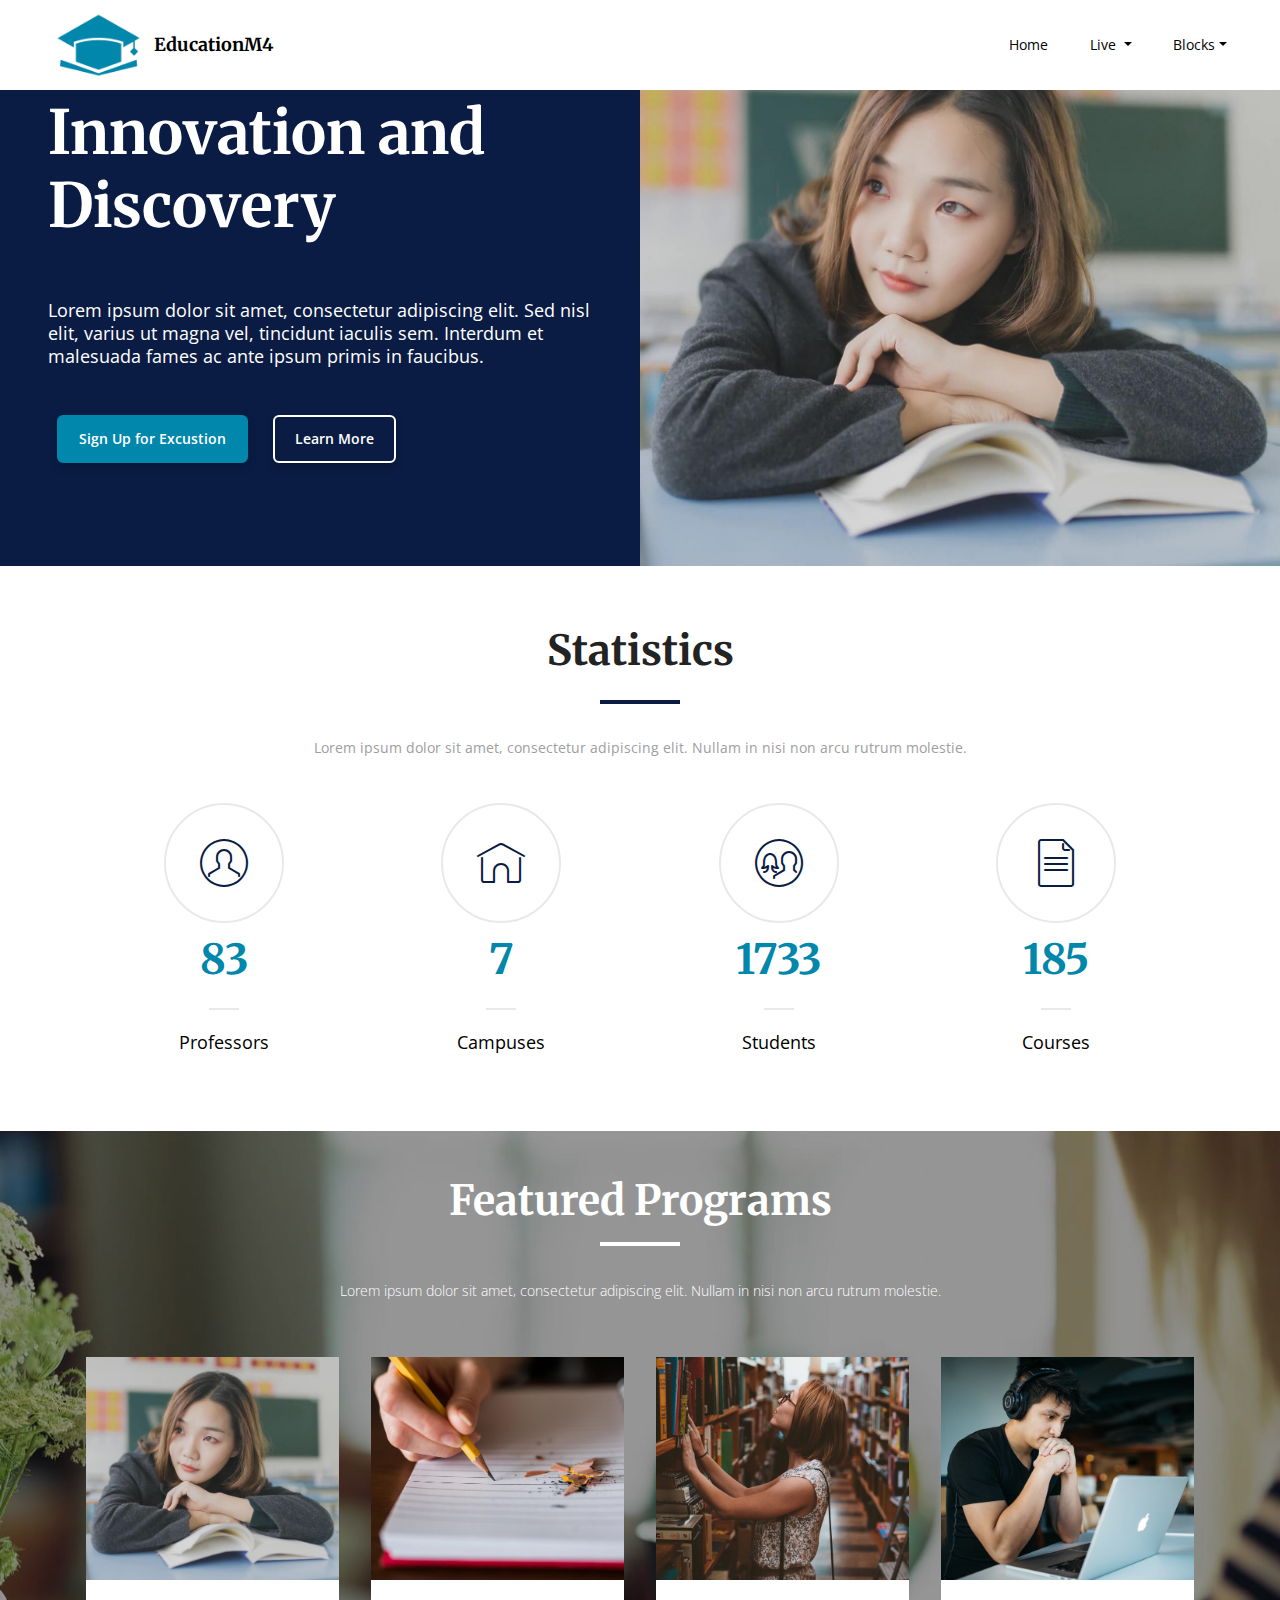
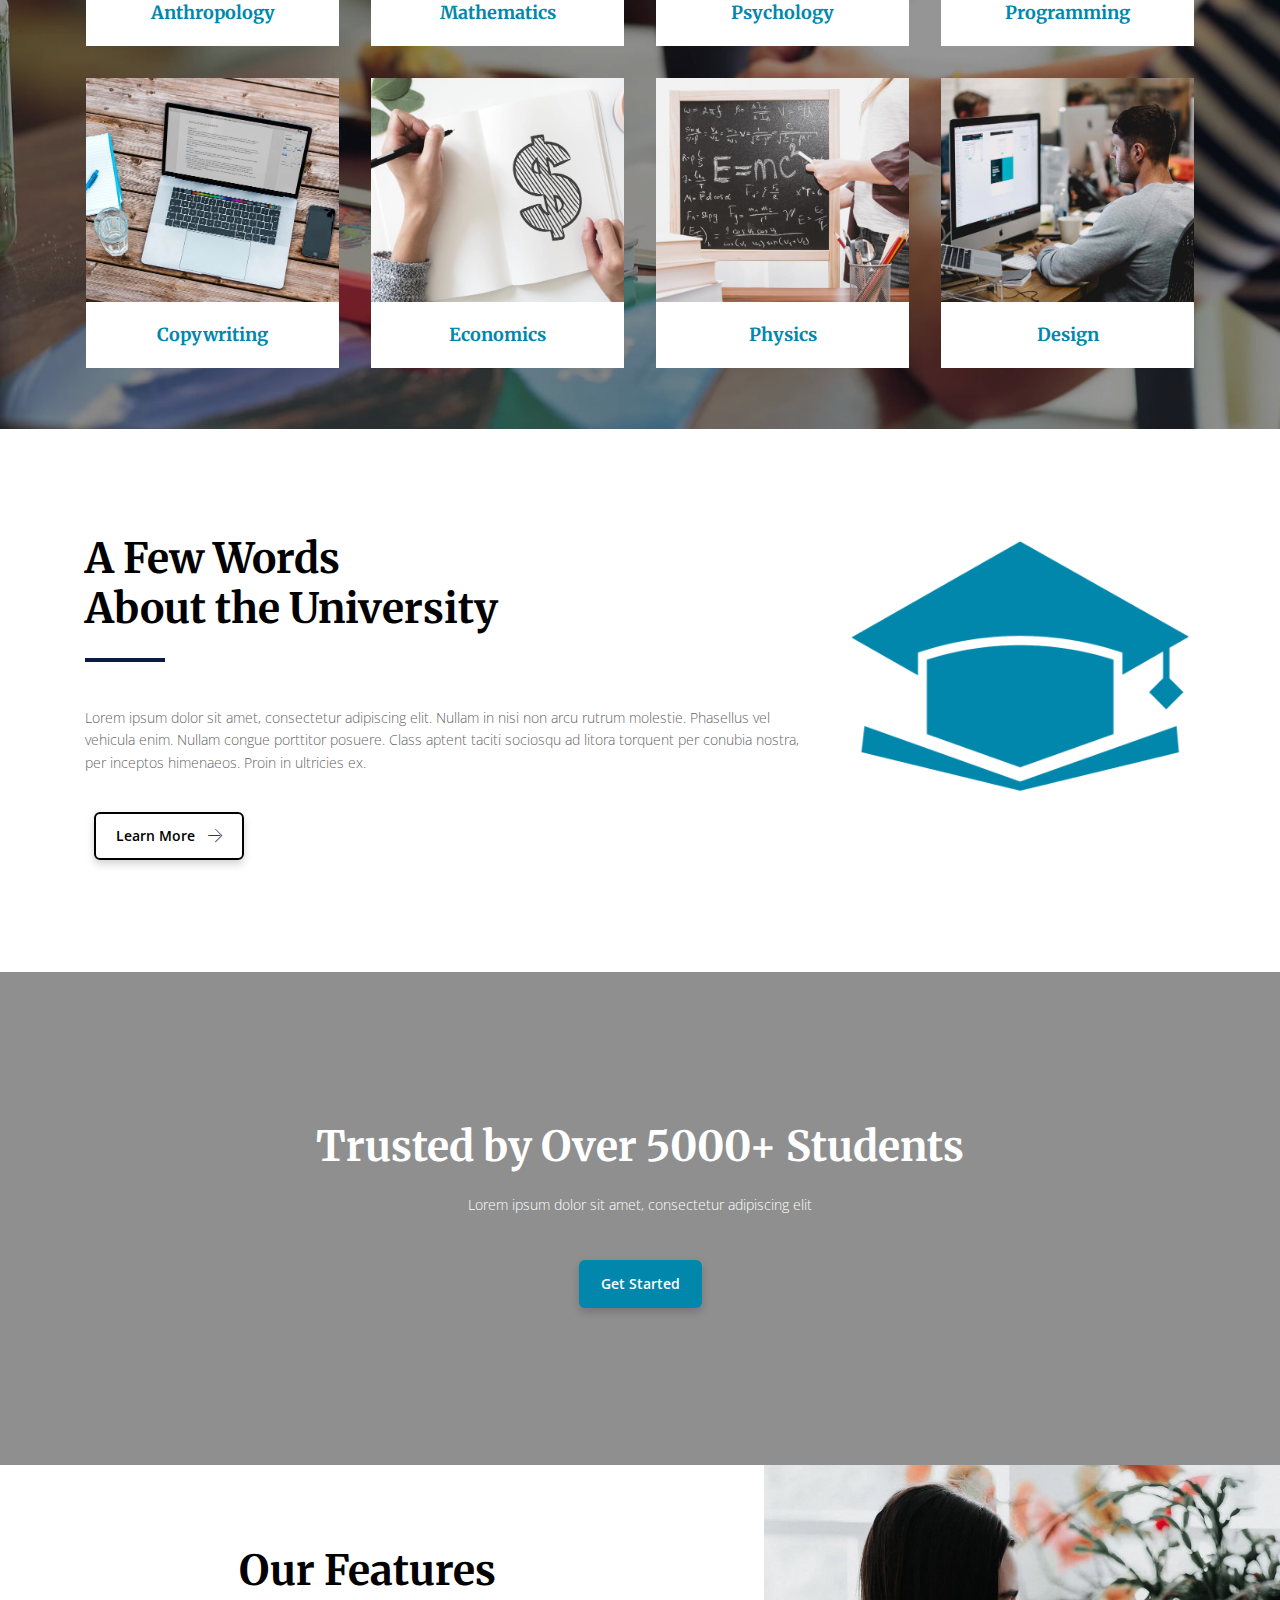
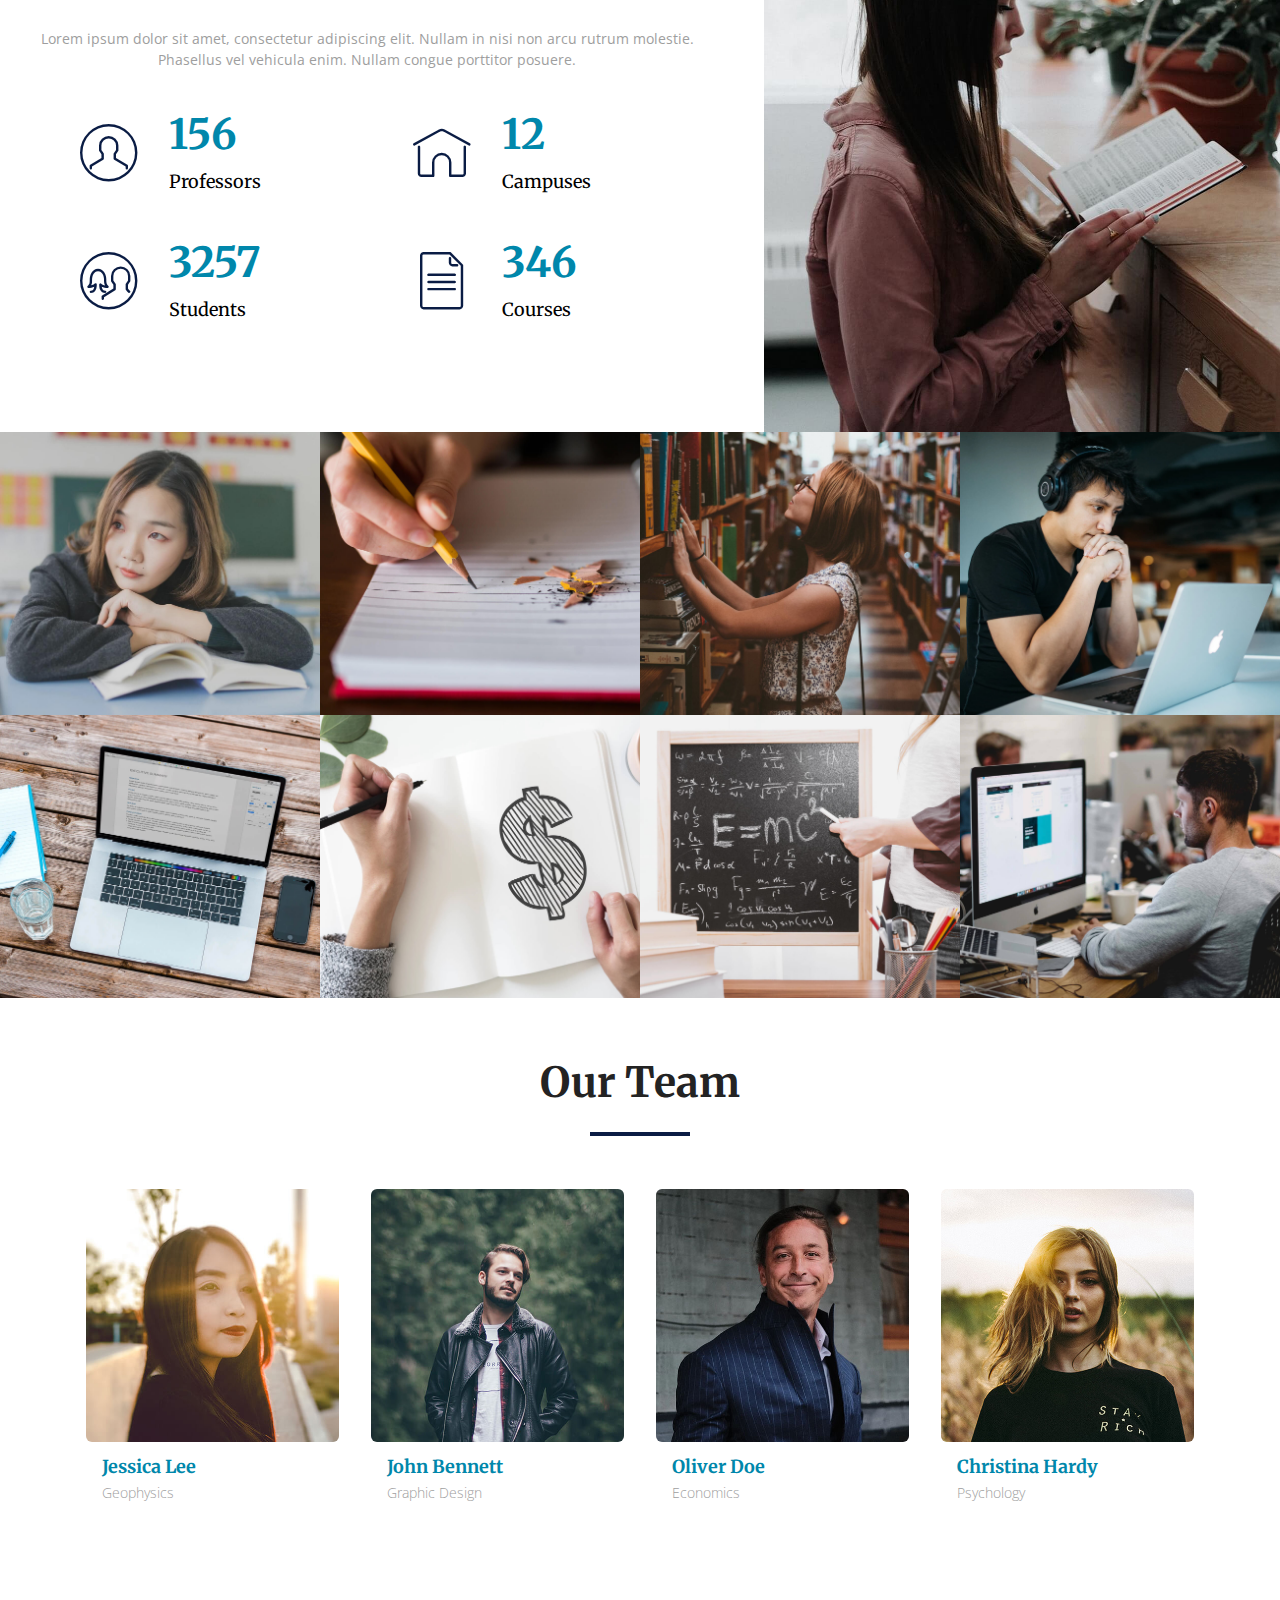
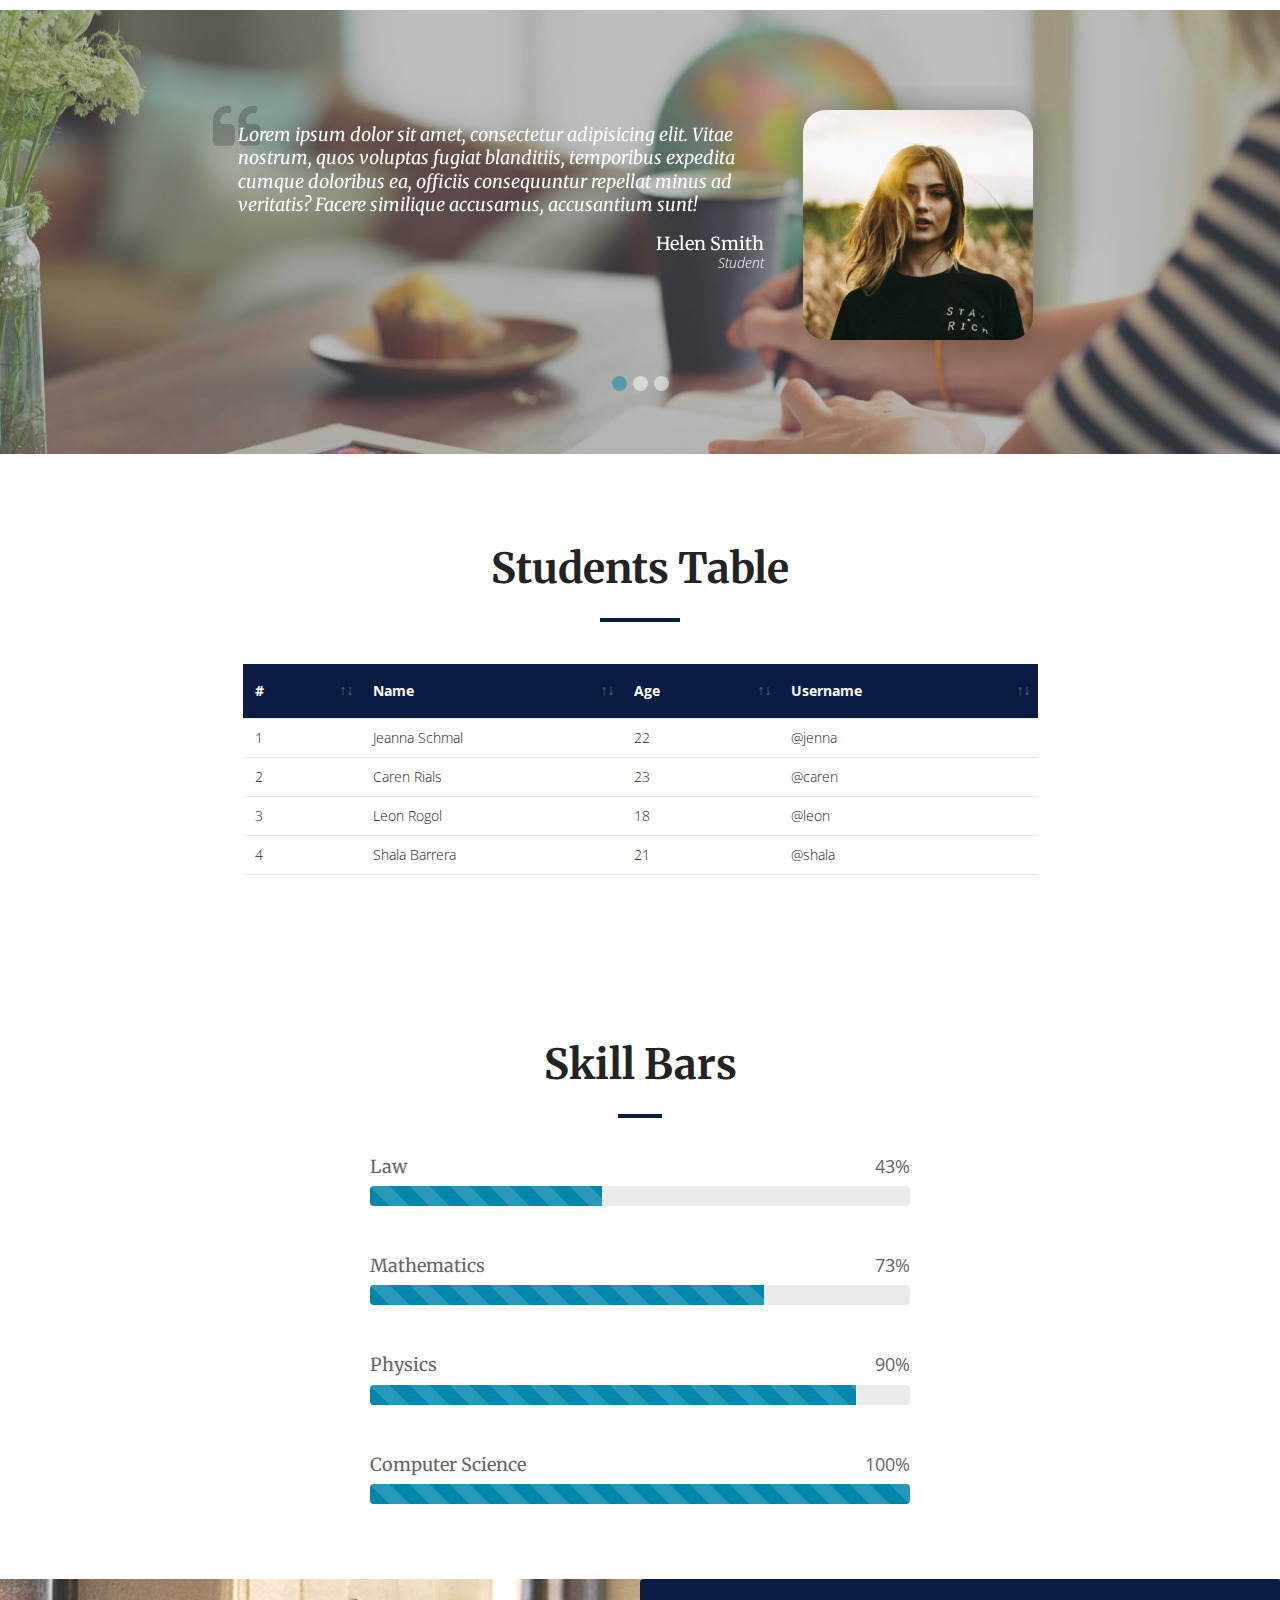
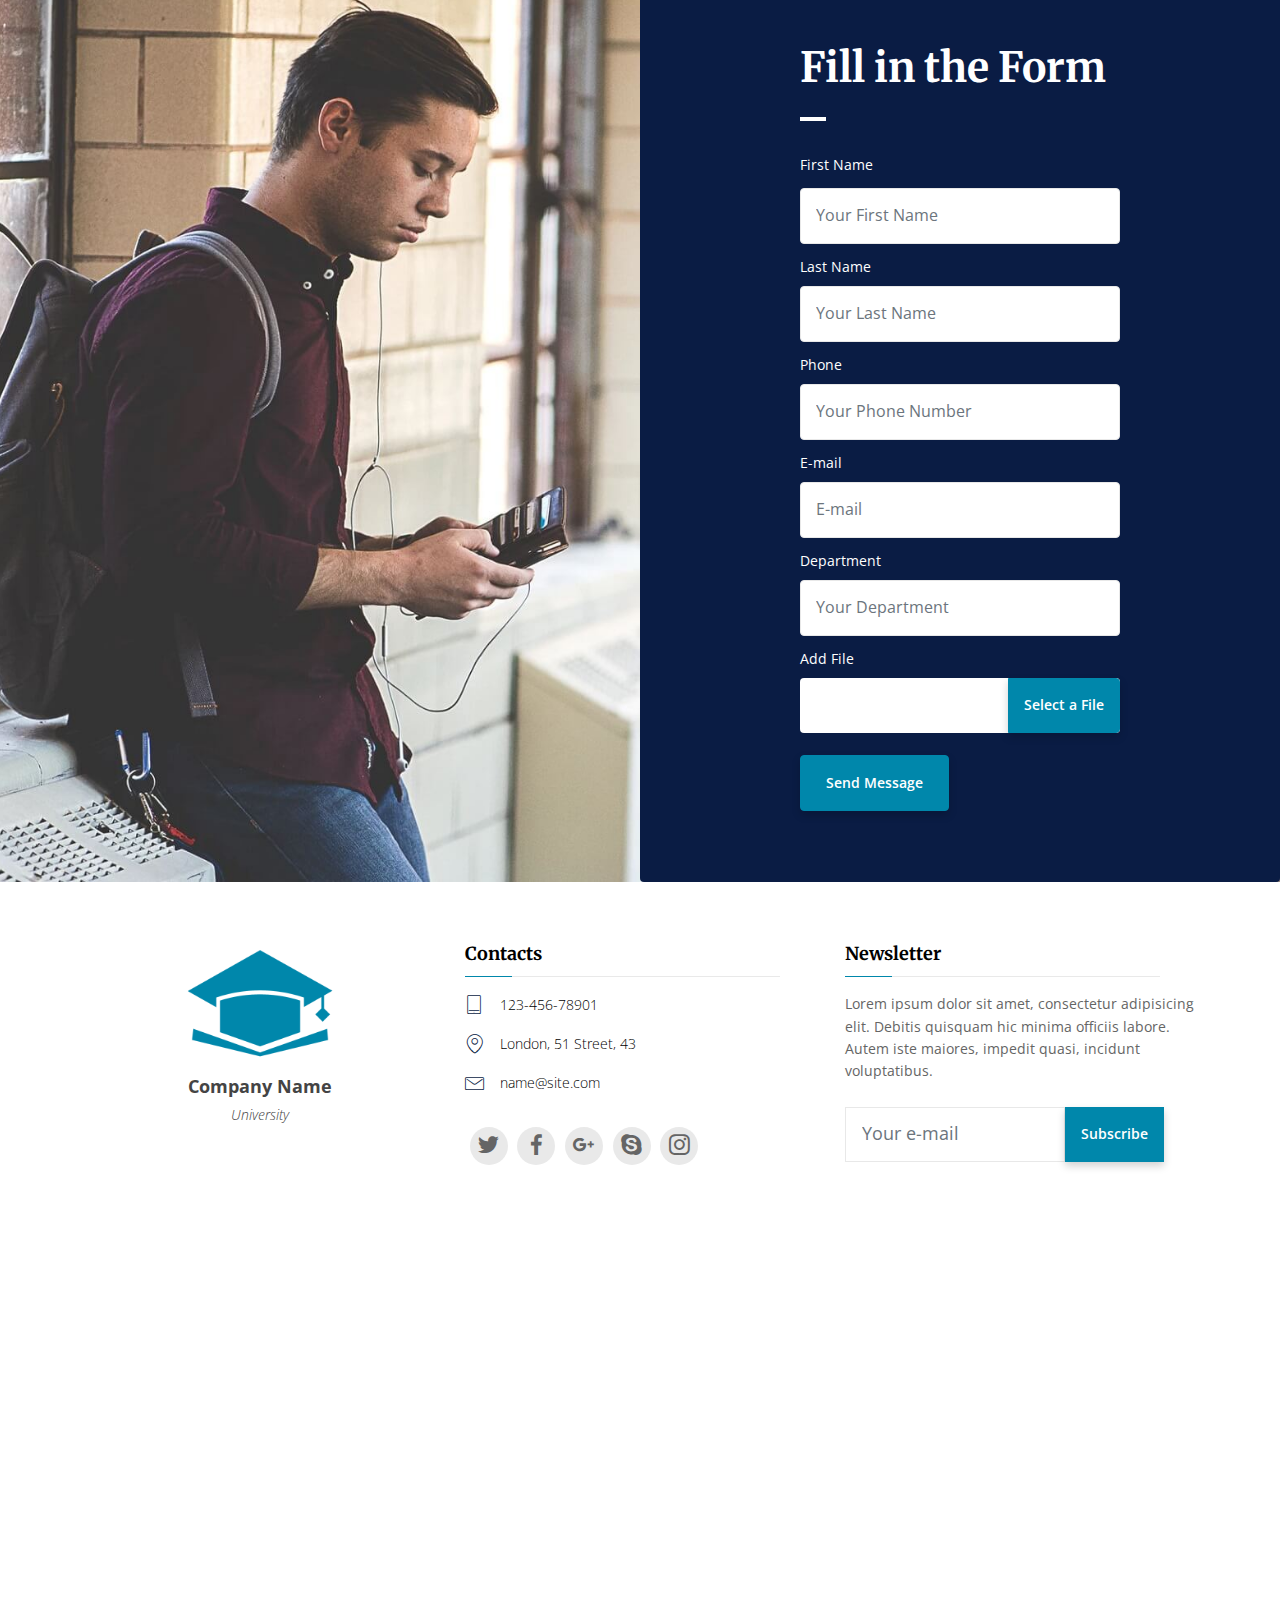
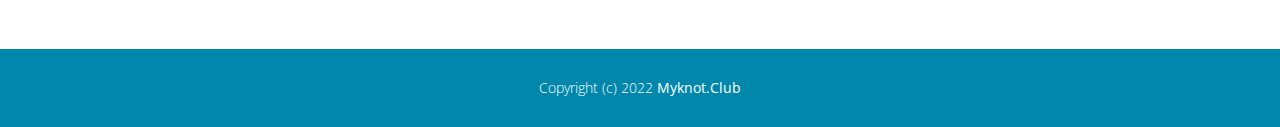
<file: index.html>
<!DOCTYPE html>
<html >

<head>
  <meta charset="UTF-8">
  <meta http-equiv="X-UA-Compatible" content="IE=edge">
  <meta name="generator" content="Mobirise v4.8.2, mobirise.com">
  <meta name="viewport" content="width=device-width, initial-scale=1, minimum-scale=1">
  <link rel="shortcut icon" href="assets/images/logo.png" type="image/x-icon">
  <meta name="description" content="New EducationM4 HTML Template - Download Now">
  <title>University </title>
  <link rel="stylesheet" href="assets/web/assets/mobirise-icons/mobirise-icons.css">
  <link rel="stylesheet" href="assets/tether/tether.min.css">
  <link rel="stylesheet" href="assets/soundcloud-plugin/style.css">
  <link rel="stylesheet" href="assets/bootstrap/css/bootstrap.min.css">
  <link rel="stylesheet" href="assets/bootstrap/css/bootstrap-grid.min.css">
  <link rel="stylesheet" href="assets/bootstrap/css/bootstrap-reboot.min.css">
  <link rel="stylesheet" href="assets/dropdown/css/style.css">
  <link rel="stylesheet" href="assets/socicon/css/styles.css">
  <link rel="stylesheet" href="assets/datatables/data-tables.bootstrap4.min.css">
  <link rel="stylesheet" href="assets/theme/css/style.css">
  <link rel="stylesheet" href="assets/gallery/style.css">
  <link rel="stylesheet" href="assets/mobirise/css/mbr-additional.css" type="text/css">
  
  
  
</head>
<body>


  <section class="menu cid-r1xJbFr6TJ" once="menu" id="menu1-1l">

    

    <nav class="navbar navbar-dropdown align-items-center navbar-fixed-top navbar-toggleable-sm">
        
        <div class="menu-bottom">


            <div class="menu-logo">
                <div class="navbar-brand">
                    <span class="navbar-logo">
                        <a href="#">
                            <img src="assets/images/logo.png" alt="Mobirise" style="height: 4rem;">
                        </a>
                    </span>
                    <span class="navbar-caption-wrap"><a href="index.html" class="brand-link mbr-black text-black mbr-bold display-5">EducationM4</a></span>
                </div>
            </div>



            <div class="collapse navbar-collapse" id="navbarSupportedContent">
                <ul class="navbar-nav nav-dropdown js-float-line" data-app-modern-menu="true"><li class="nav-item">
                        <a class="nav-link link mbr-black text-black display-4" href="index.html">
                            Home</a>
                    </li>
                    <li class="nav-item dropdown">
                        <a class="nav-link link mbr-black dropdown-toggle text-black display-4" href="#" data-toggle="dropdown-submenu" aria-expanded="false">Live </a>
                        <div class="dropdown-menu">
                            <a class="mbr-black dropdown-item text-black display-4" href="courses.html">Training Courses </a>
                            <a class="mbr-black dropdown-item text-black display-4" href="university.html" aria-expanded="false">University </a>
                            
                        </div>
                    </li>

                    <li class="nav-item dropdown">
                        <a class="nav-link link mbr-black dropdown-toggle text-black display-4" href="#" data-toggle="dropdown-submenu" aria-expanded="false"> Blocks</a>
                        <div class="dropdown-menu">
                            <a class="mbr-black dropdown-item text-black display-4" href="headers.html">Headers &amp; Features</a>
                            <a class="mbr-black dropdown-item text-black display-4" href="info.html" aria-expanded="false">Info &amp; Progress Bars</a>
                            <a class="mbr-black dropdown-item text-black display-4" href="table.html" aria-expanded="false">Table &amp; Gallery</a><a class="mbr-black text-black dropdown-item display-4" href="team.html" aria-expanded="false">Team &amp; Countdowns</a><a class="mbr-black text-black dropdown-item display-4" href="testimonials.html" aria-expanded="false">Testimonials &amp; Timeline</a><a class="mbr-black text-black dropdown-item display-4" href="forms.html" aria-expanded="false">Forms &amp; Maps &amp; Footers</a>
                        </div>
                    </li></ul>


            </div>
            <button class="navbar-toggler " type="button" data-toggle="collapse" data-target="#navbarSupportedContent" aria-controls="navbarSupportedContent" aria-expanded="false" aria-label="Toggle navigation">
                <div class="hamburger">
                    <span></span>
                    <span></span>
                    <span></span>
                    <span></span>
                </div>
            </button>







        </div>
    </nav>
</section>

<section class="header3 cid-r1y0ay8sxw" id="header3-1m">

    

    

    <div class="container-fluid align-center">
        <div class="row">
            <div class="mbr-white col-lg-6 col-md-12 content">
                <h1 class="mbr-section-title mbr-bold align-left mbr-white pb-5 mbr-fonts-style align-left display-1">
                    Innovation and Discovery
                </h1>
                <p class="mbr-text align-left pb-4 mbr-fonts-style display-7">
                    Lorem ipsum dolor sit amet, consectetur adipiscing elit. Sed nisl elit, varius ut magna vel, tincidunt iaculis sem. Interdum
                    et malesuada fames ac ante ipsum primis in faucibus.</p>
                <div class="mbr-section-btn align-left">
                    <a class="btn btn-md btn-primary display-4" href="#">
                        Sign Up for Excustion</a>
                    <a class="btn btn-md btn-white-outline display-4" href="#">
                        Learn More</a>
                </div>
            </div>

            <div class="mbr-white img-col col-lg-6 col-md-12">
                <img src="assets/images/010.jpg" title="" alt="">
            </div>


        </div>
    </div>
    
</section>

<section class="features2 counters cid-r1y0jKdhCl" id="features2-1o">

    

    
    <div class="container">

        <h2 class="mbr-section-title pb-2 mbr-bold mbr-fonts-style align-left display-2">Statistics</h2>
        <div class="line-wrap">
            <div class="line"></div>
        </div>

        <h3 class="mbr-section-sub-title pb-4 mbr-normal mbr-fonts-style align-left display-4">Lorem ipsum dolor sit amet, consectetur adipiscing elit. Nullam in nisi non arcu rutrum molestie.</h3>


        <div class="media-container-row">

            <div class="card p-3 col-12 col-md-6 col-lg-3">
                <div class="card-img pb-3">
                    <span class="mbr-iconfont mbri-user"></span>
                </div>
                <div class="card-box">
                    <h4 class="count card-title mbr-fonts-style pt-3 mbr-white mbr-bold align-center display-2">156</h4>
                    <div class="line-wrap2">
                        <div class="line2"></div>
                    </div>
                    <p class="mbr-text mbr-fonts-style mbr-white mbr-normal align-center display-7">Professors</p>
                </div>
            </div>

            <div class="card p-3 col-12 col-md-6 col-lg-3">
                <div class="card-img pb-3">
                    <span class="mbr-iconfont mbri-home"></span>
                </div>
                <div class="card-box">
                    <h4 class="count card-title mbr-fonts-style pt-3 mbr-white mbr-bold align-center display-2">12</h4>
                    <div class="line-wrap2">
                        <div class="line2"></div>
                    </div>
                    <p class="mbr-text mbr-fonts-style mbr-white mbr-normal align-center display-7">Campuses</p>
                </div>
            </div>

            <div class="card p-3 col-12 col-md-6 col-lg-3">
                <div class="card-img pb-3">
                    <span class="mbr-iconfont mbri-users"></span>
                </div>
                <div class="card-box">
                    <h4 class="count card-title mbr-fonts-style pt-3 mbr-white mbr-bold align-center display-2">3257</h4>
                    <div class="line-wrap2">
                        <div class="line2"></div>
                    </div>
                    <p class="mbr-text mbr-fonts-style mbr-white mbr-normal align-center display-7">
                        Students</p>
                </div>
            </div>

            <div class="card p-3 col-12 col-md-6 col-lg-3">
                <div class="card-img pb-3">
                    <span class="mbr-iconfont mbri-file"></span>
                </div>
                <div class="card-box">
                    <h4 class="count card-title mbr-fonts-style pt-3 mbr-white mbr-bold align-center display-2">346</h4>
                    <div class="line-wrap2">
                        <div class="line2"></div>
                    </div>
                    <p class="mbr-text mbr-fonts-style mbr-white mbr-normal align-center display-7">
                        Courses</p>
                </div>
            </div>
        </div>
    </div>
</section>

<section class="features4 cid-r1y0pck8Nv" id="features4-1q">

    

    <div class="mbr-overlay" style="opacity: 0.4; background-color: rgb(0, 0, 0);">
    </div>
    <div class="container">
        <div class="row justify-content-center">
            <div class="col-md-12">
                <h2 class="mbr-section-title pb-2 mbr-bold mbr-fonts-style align-left display-2">Featured Programs</h2>
                <div class="line-wrap">
                    <div class="line"></div>
                </div>
                <p class="mbr-text align-left pb-4 mbr-fonts-style display-4">
                    Lorem ipsum dolor sit amet, consectetur adipiscing elit. Nullam in nisi non arcu rutrum molestie. </p>

            </div>
        </div>
        <div class="row row-content justify-content-center">
            <div class="card p-3 col-12 col-md-6 col-lg-3">
                <div class="card-wrapper">
                    <div class="card-img">
                        <img src="assets/images/010.jpg" title="">
                        <div class="image-btn">
                            <a href="#" class="btn btn-primary display-4">View Program</a>
                        </div>
                    </div>
                    <div class="card-box">
                        <h4 class="card-title mbr-fonts-style mbr-bold display-5">
                            Anthropology</h4>


                    </div>
                </div>
            </div>

            <div class="card p-3 col-12 col-md-6 col-lg-3">
                <div class="card-wrapper">
                    <div class="card-img">
                        <img src="assets/images/021.jpg" title="">
                        <div class="image-btn">
                            <a href="#" class="btn btn-primary display-4">View Program</a>
                        </div>
                    </div>

                    <div class="card-box">
                        <h4 class="card-title mbr-fonts-style mbr-bold display-5">

                            <div>Mathematics
                            </div>
                        </h4>


                    </div>
                </div>
            </div>

            <div class="card p-3 col-12 col-md-6 col-lg-3">
                <div class="card-wrapper">
                    <div class="card-img">
                        <img src="assets/images/032.jpg" title="">
                        <div class="image-btn">
                            <a href="#" class="btn btn-primary display-4">View Program</a>
                        </div>

                    </div>
                    <div class="card-box">
                        <h4 class="card-title mbr-fonts-style mbr-bold display-5">Psychology</h4>



                    </div>
                </div>
            </div>

            <div class="card p-3 col-12 col-md-6 col-lg-3">
                <div class="card-wrapper">
                    <div class="card-img">
                        <img src="assets/images/044.jpg" title="">
                        <div class="image-btn">
                            <a href="#" class="btn btn-primary display-4">View Program</a>
                        </div>

                    </div>
                    <div class="card-box">
                        <h4 class="card-title mbr-fonts-style mbr-bold display-5">Programming</h4>



                    </div>
                </div>
            </div>

            <div class="card p-3 col-12 col-md-6 col-lg-3">
                <div class="card-wrapper">
                    <div class="card-img">
                        <img src="assets/images/065.jpg" title="">
                        <div class="image-btn">
                            <a href="#" class="btn btn-primary display-4">View Program</a>
                        </div>

                    </div>
                    <div class="card-box">
                        <h4 class="card-title mbr-fonts-style mbr-bold display-5">
                            Сopywriting</h4>


                    </div>
                </div>
            </div>

            <div class="card p-3 col-12 col-md-6 col-lg-3">
                <div class="card-wrapper">
                    <div class="card-img">
                        <img src="assets/images/07.jpg" title="">
                        <div class="image-btn">
                            <a href="#" class="btn btn-primary display-4">View Program</a>
                        </div>

                    </div>
                    <div class="card-box">
                        <h4 class="card-title mbr-fonts-style mbr-bold display-5">

                            <div>Economics</div>
                        </h4>



                    </div>
                </div>
            </div>

            <div class="card p-3 col-12 col-md-6 col-lg-3">
                <div class="card-wrapper">
                    <div class="card-img">
                        <img src="assets/images/08.jpg" title="">
                        <div class="image-btn">
                            <a href="#" class="btn btn-primary display-4">View Program</a>
                        </div>

                    </div>
                    <div class="card-box">
                        <h4 class="card-title mbr-fonts-style mbr-bold display-5">Physics</h4>



                    </div>
                </div>
            </div>

            <div class="card p-3 col-12 col-md-6 col-lg-3">
                <div class="card-wrapper">
                    <div class="card-img">
                        <img src="assets/images/09.jpg" title="">
                        <div class="image-btn">
                            <a href="#" class="btn btn-primary display-4">View Program</a>
                        </div>

                    </div>
                    <div class="card-box">
                        <h4 class="card-title mbr-fonts-style mbr-bold display-5">Design</h4>


                    </div>
                </div>
            </div>


        </div>
    </div>
</section>

<section class="header4 cid-r2hCFpLJfd" id="header4-2t">

    

    

    <div class="container align-center">
        <div class="row justify-content-center">
            <div class="mbr-white col-lg-8 col-md-12 content">
                <h1 class="mbr-section-title mbr-bold align-left mbr-white pb-2 mbr-fonts-style display-2">A Few Words
                    <br>About the University</h1>
                <div class="line-wrap">
                    <div class="line"></div>
                </div>
                <p class="mbr-text align-left pt-4 mbr-fonts-style display-4">
                    Lorem ipsum dolor sit amet, consectetur adipiscing elit. Nullam in nisi non arcu rutrum molestie. Phasellus vel vehicula
                    enim. Nullam congue porttitor posuere. Class aptent taciti sociosqu ad litora torquent per conubia nostra,
                    per inceptos himenaeos. Proin in ultricies ex.</p>
                <div class="mbr-section-btn pt-3 align-left">
                    <a class="btn btn-md btn-secondary-outline display-4" href="#">
                        <span class="mbri-right mbr-iconfont mbr-iconfont-btn"></span>
                        Learn More</a>
                </div>
            </div>

            <div class="mbr-white col-lg-4 col-md-8">
                <img src="assets/images/logo.png" title="" alt="">
            </div>


        </div>
    </div>
    
</section>

<section class="header2 cid-r1y0kY7oW3" data-bg-video="https://www.youtube.com/watch?v=9morbKMwCu4" id="header2-1p">

    

    <div class="mbr-overlay" style="opacity: 0.4; background-color: rgb(0, 0, 0);">
    </div>

    <div class="container align-center">
        <div class="row justify-content-center">
            <div class="mbr-white col-lg-8 col-md-10">
                <h1 class="mbr-section-title mbr-bold align-left mbr-white pb-3 mbr-fonts-style display-2">
                    Trusted by Over 5000+ Students
                </h1>
                <p class="mbr-text align-left pb-4 mbr-fonts-style display-4">
                    Lorem ipsum dolor sit amet, consectetur adipiscing elit</p>
                <div class="mbr-section-btn align-left">
                    <a class="btn btn-md btn-primary display-4" href="#">
                        Get Started</a>
                </div>
            </div>
        </div>
    </div>
    
</section>

<section class="features7 counters cid-r2hCIhefiw" id="features7-2u">

    

    
    <div class="container-fluid">

        <div class="row row-main justify-content-center">


            <div class="img col-lg-5 col-md-12">
                <img src="assets/images/053.jpg" title="" alt="">
            </div>




            <div class="img col-lg-7 col-md-12 box">

                <div class="row justify-content-center">

                    <h2 class="mbr-section-title pb-4 mbr-bold mbr-fonts-style align-left display-2">Our Features</h2>

                    <p class="mbr-section-sub-title pb-4 mbr-normal mbr-fonts-style align-left display-4">Lorem ipsum dolor sit amet, consectetur adipiscing elit. Nullam in nisi non arcu rutrum molestie. Phasellus
                        vel vehicula enim. Nullam congue porttitor posuere.</p>
                </div>

                <div class="row justify-content-center">
                    <div class="card col-12 col-md-6 col-lg-6 col-lg-3">
                        <div class="card-img">
                            <span class="mbr-iconfont mbri-user"></span>
                        </div>
                        <div class="card-box">
                            <h4 class="count card-title mbr-fonts-style mbr-white mbr-bold align-center display-2">156</h4>
                            <p class="mbr-text mbr-fonts-style mbr-white mbr-normal align-center display-5">Professors</p>
                        </div>
                    </div>

                    <div class="card col-12 col-md-6 col-lg-6 col-lg-3">
                        <div class="card-img">
                            <span class="mbr-iconfont mbri-home"></span>
                        </div>
                        <div class="card-box">
                            <h4 class="count card-title mbr-fonts-style mbr-white mbr-bold align-center display-2">12</h4>
                            <p class="mbr-text mbr-fonts-style mbr-white mbr-normal align-center display-5">Campuses</p>
                        </div>
                    </div>

                </div>
                <div class="row justify-content-center">

                    <div class="card col-12 col-md-6 col-lg-6 col-lg-3">
                        <div class="card-img">
                            <span class="mbr-iconfont mbri-users"></span>
                        </div>
                        <div class="card-box">
                            <h4 class="count card-title mbr-fonts-style mbr-white mbr-bold align-center display-2">3257</h4>
                            <p class="mbr-text mbr-fonts-style mbr-white mbr-normal align-center display-5">
                                Students</p>
                        </div>
                    </div>

                    <div class="card col-12 col-md-6 col-lg-6 col-lg-3">
                        <div class="card-img">
                            <span class="mbr-iconfont mbri-file"></span>
                        </div>
                        <div class="card-box">
                            <h4 class="count card-title mbr-fonts-style mbr-white mbr-bold align-center display-2">346</h4>
                            <p class="mbr-text mbr-fonts-style mbr-white mbr-normal align-center display-5">
                                Courses</p>
                        </div>
                    </div>
                </div>
            </div>
        </div>
    </div>
</section>

<section class="mbr-gallery mbr-slider-carousel cid-r1y0wN9Vcm" id="gallery1-1t">

    

    <div>
        <div><!-- Filter --><!-- Gallery --><div class="mbr-gallery-row"><div class="mbr-gallery-layout-default"><div><div><div class="mbr-gallery-item mbr-gallery-item--p0" data-video-url="false" data-tags="Awesome"><div href="#lb-gallery1-1t" data-slide-to="0" data-toggle="modal"><img src="assets/images/gallery00.jpg" alt="" title=""><span class="icon-focus"></span></div></div><div class="mbr-gallery-item mbr-gallery-item--p0" data-video-url="false" data-tags="Responsive"><div href="#lb-gallery1-1t" data-slide-to="1" data-toggle="modal"><img src="assets/images/gallery01.jpg" alt="" title=""><span class="icon-focus"></span></div></div><div class="mbr-gallery-item mbr-gallery-item--p0" data-video-url="false" data-tags="Creative"><div href="#lb-gallery1-1t" data-slide-to="2" data-toggle="modal"><img src="assets/images/gallery02.jpg" alt="" title=""><span class="icon-focus"></span></div></div><div class="mbr-gallery-item mbr-gallery-item--p0" data-video-url="false" data-tags="Animated"><div href="#lb-gallery1-1t" data-slide-to="3" data-toggle="modal"><img src="assets/images/gallery03.jpg" alt="" title=""><span class="icon-focus"></span></div></div><div class="mbr-gallery-item mbr-gallery-item--p0" data-video-url="false" data-tags="Awesome"><div href="#lb-gallery1-1t" data-slide-to="4" data-toggle="modal"><img src="assets/images/gallery04.jpg" alt="" title=""><span class="icon-focus"></span></div></div><div class="mbr-gallery-item mbr-gallery-item--p0" data-video-url="false" data-tags="Awesome"><div href="#lb-gallery1-1t" data-slide-to="5" data-toggle="modal"><img src="assets/images/gallery05.jpg" alt="" title=""><span class="icon-focus"></span></div></div><div class="mbr-gallery-item mbr-gallery-item--p0" data-video-url="false" data-tags="Responsive"><div href="#lb-gallery1-1t" data-slide-to="6" data-toggle="modal"><img src="assets/images/gallery06.jpg" alt="" title=""><span class="icon-focus"></span></div></div><div class="mbr-gallery-item mbr-gallery-item--p0" data-video-url="false" data-tags="Animated"><div href="#lb-gallery1-1t" data-slide-to="7" data-toggle="modal"><img src="assets/images/gallery07.jpg" alt="" title=""><span class="icon-focus"></span></div></div></div></div><div class="clearfix"></div></div></div><!-- Lightbox --><div data-app-prevent-settings="" class="mbr-slider modal fade carousel slide" tabindex="-1" data-keyboard="true" data-interval="false" id="lb-gallery1-1t"><div class="modal-dialog"><div class="modal-content"><div class="modal-body"><div class="carousel-inner"><div class="carousel-item active"><img src="assets/images/gallery00.jpg" alt="" title=""></div><div class="carousel-item"><img src="assets/images/gallery01.jpg" alt="" title=""></div><div class="carousel-item"><img src="assets/images/gallery02.jpg" alt="" title=""></div><div class="carousel-item"><img src="assets/images/gallery03.jpg" alt="" title=""></div><div class="carousel-item"><img src="assets/images/gallery04.jpg" alt="" title=""></div><div class="carousel-item"><img src="assets/images/gallery05.jpg" alt="" title=""></div><div class="carousel-item"><img src="assets/images/gallery06.jpg" alt="" title=""></div><div class="carousel-item"><img src="assets/images/gallery07.jpg" alt="" title=""></div></div><a class="carousel-control carousel-control-prev" role="button" data-slide="prev" href="#lb-gallery1-1t"><span class="mbri-left mbr-iconfont" aria-hidden="true"></span><span class="sr-only">Previous</span></a><a class="carousel-control carousel-control-next" role="button" data-slide="next" href="#lb-gallery1-1t"><span class="mbri-right mbr-iconfont" aria-hidden="true"></span><span class="sr-only">Next</span></a><a class="close" href="#" role="button" data-dismiss="modal"><span class="sr-only">Close</span></a></div></div></div></div></div>
    </div>

</section>

<section class="team1 cid-r1y0w3yt9a" id="team1-1s">

    

    
    <div class="container">
        <div class="row justify-content-center">
            <div class="col-md-12">
                <h2 class="mbr-section-title pb-2 mbr-bold mbr-fonts-style align-left display-2">Our Team</h2>
                <div class="line-wrap">
                    <div class="line"></div>
                </div>

            </div>
        </div>
        <div class="row row-content justify-content-center">



            <div class="card p-3 col-12 col-md-5 col-lg-3">
                <div class="card-wrapper">
                    <div class="card-img">
                        <img src="assets/images/face4.jpg" title="">

                    </div>
                    <div class="card-box">
                        <h4 class="card-title pb-2 mbr-fonts-style mbr-bold display-5">Jessica Lee</h4>
                        <p class="mbr-text mbr-fonts-style display-4">
                            Geophysics</p>

                    </div>
                </div>

            </div>




            <div class="card p-3 col-12 col-md-5 col-lg-3">
                <div class="card-wrapper">
                    <div class="card-img">
                        <img src="assets/images/face3.jpg" title="">

                    </div>
                    <div class="card-box">
                        <h4 class="card-title pb-2 mbr-fonts-style mbr-bold display-5">John Bennett</h4>
                        <p class="mbr-text mbr-fonts-style display-4">
                            Graphic Design</p>

                    </div>
                </div>

            </div>


            <div class="card p-3 col-12 col-md-5 col-lg-3">
                <div class="card-wrapper">
                    <div class="card-img">
                        <img src="assets/images/face1.jpg" title="">

                    </div>
                    <div class="card-box">
                        <h4 class="card-title pb-2 mbr-fonts-style mbr-bold display-5">Oliver Doe</h4>
                        <p class="mbr-text mbr-fonts-style display-4">
                            Economics</p>

                    </div>
                </div>

            </div>



            <div class="card p-3 col-12 col-md-5 col-lg-3">
                <div class="card-wrapper">
                    <div class="card-img">
                        <img src="assets/images/face2.jpg" title="">

                    </div>
                    <div class="card-box">
                        <h4 class="card-title pb-2 mbr-fonts-style mbr-bold display-5">Christina Hardy</h4>
                        <p class="mbr-text mbr-fonts-style display-4">
                            Psychology</p>

                    </div>
                </div>

            </div>


        </div>
    </div>
</section>

<section class="carousel slide testimonials-slider svg-gradient-elements cid-r1y0E7mlpT" id="testimonials1-1v">
    
    
    <div class="mbr-overlay" style="opacity: 0.4; background-color: rgb(101, 101, 101);">
    </div>
    <svg class="svg-gradient">
        <linearGradient>
            <stop class="gradColor1" offset="0%"></stop>
            <stop class="gradColor2" offset="100%"></stop>
        </linearGradient>  
    </svg>

    <div class="container-fluid text-center">

        <div class="carousel slide" data-ride="carousel" role="listbox">
              <ol class="carousel-indicators">
    <li data-target="#carouselExampleIndicators" data-slide-to="0" class="active"></li>
    <li data-target="#carouselExampleIndicators" data-slide-to="1"></li>
    <li data-target="#carouselExampleIndicators" data-slide-to="2"></li>
    
    
    
    
    
    
    
  </ol>
           
                <div class="carousel-item">
                    <div class="user col-xl-8 col-lg-10">
                        <div class="row">
                            <div class="col-lg-8">
                                <div class="testimonials-quote align-left">
                                    <svg class="gradient-element" viewBox="0 0 500 500">
                                        <g><g>
                                            <path d="M164.45,219.27h-63.954c-7.614,0-14.087-2.664-19.417-7.994c-5.327-5.33-7.994-11.801-7.994-19.417v-9.132    c0-20.177,7.139-37.401,21.416-51.678c14.276-14.272,31.503-21.411,51.678-21.411h18.271c4.948,0,9.229-1.809,12.847-5.424    c3.616-3.617,5.424-7.898,5.424-12.847V54.819c0-4.948-1.809-9.233-5.424-12.85c-3.617-3.612-7.898-5.424-12.847-5.424h-18.271    c-19.797,0-38.684,3.858-56.673,11.563c-17.987,7.71-33.545,18.132-46.68,31.267c-13.134,13.129-23.553,28.688-31.262,46.677    C3.855,144.039,0,162.931,0,182.726v200.991c0,15.235,5.327,28.171,15.986,38.834c10.66,10.657,23.606,15.985,38.832,15.985    h109.639c15.225,0,28.167-5.328,38.828-15.985c10.657-10.663,15.987-23.599,15.987-38.834V274.088    c0-15.232-5.33-28.168-15.994-38.832C192.622,224.6,179.675,219.27,164.45,219.27z"></path>
                                            <path d="M459.103,235.256c-10.656-10.656-23.599-15.986-38.828-15.986h-63.953c-7.61,0-14.089-2.664-19.41-7.994    c-5.332-5.33-7.994-11.801-7.994-19.417v-9.132c0-20.177,7.139-37.401,21.409-51.678c14.271-14.272,31.497-21.411,51.682-21.411    h18.267c4.949,0,9.233-1.809,12.848-5.424c3.613-3.617,5.428-7.898,5.428-12.847V54.819c0-4.948-1.814-9.233-5.428-12.85    c-3.614-3.612-7.898-5.424-12.848-5.424h-18.267c-19.808,0-38.691,3.858-56.685,11.563c-17.984,7.71-33.537,18.132-46.672,31.267    c-13.135,13.129-23.559,28.688-31.265,46.677c-7.707,17.987-11.567,36.879-11.567,56.674v200.991    c0,15.235,5.332,28.171,15.988,38.834c10.657,10.657,23.6,15.985,38.828,15.985h109.633c15.229,0,28.171-5.328,38.827-15.985    c10.664-10.663,15.985-23.599,15.985-38.834V274.088C475.082,258.855,469.76,245.92,459.103,235.256z"></path>
                                        </g></g>
                                    </svg>
                                </div>
                                <div class="user_text pt-3 align-left">
                                    <p class="mbr-fonts-style  display-5"><em>
                                        Lorem ipsum dolor sit amet, consectetur adipisicing elit. Vitae nostrum, quos voluptas fugiat blanditiis, temporibus expedita cumque doloribus ea, officiis consequuntur repellat minus ad veritatis? Facere similique accusamus, accusantium sunt!
                                    </em></p>
                                </div>
                                <div class="user_name mbr-fonts-style align-left display-5">
                                    Helen Smith
                                </div>
                                <div class="user_desk mbr-light mbr-fonts-style align-left display-4">Student</div>
                            </div>
                                 <div class="user_image col-lg-4">
                                <div class="user_image_inner">
                                    <img src="assets/images/face2.jpg">
                                </div>
                            </div>
                        </div>
                    </div>
                </div>
                
               <div class="carousel-item">
                    <div class="user col-xl-8 col-lg-10">
                        <div class="row">
                            <div class="col-lg-8">
                                <div class="testimonials-quote align-left">
                                    <svg class="gradient-element" viewBox="0 0 500 500">
                                        <g><g>
                                            <path d="M164.45,219.27h-63.954c-7.614,0-14.087-2.664-19.417-7.994c-5.327-5.33-7.994-11.801-7.994-19.417v-9.132    c0-20.177,7.139-37.401,21.416-51.678c14.276-14.272,31.503-21.411,51.678-21.411h18.271c4.948,0,9.229-1.809,12.847-5.424    c3.616-3.617,5.424-7.898,5.424-12.847V54.819c0-4.948-1.809-9.233-5.424-12.85c-3.617-3.612-7.898-5.424-12.847-5.424h-18.271    c-19.797,0-38.684,3.858-56.673,11.563c-17.987,7.71-33.545,18.132-46.68,31.267c-13.134,13.129-23.553,28.688-31.262,46.677    C3.855,144.039,0,162.931,0,182.726v200.991c0,15.235,5.327,28.171,15.986,38.834c10.66,10.657,23.606,15.985,38.832,15.985    h109.639c15.225,0,28.167-5.328,38.828-15.985c10.657-10.663,15.987-23.599,15.987-38.834V274.088    c0-15.232-5.33-28.168-15.994-38.832C192.622,224.6,179.675,219.27,164.45,219.27z"></path>
                                            <path d="M459.103,235.256c-10.656-10.656-23.599-15.986-38.828-15.986h-63.953c-7.61,0-14.089-2.664-19.41-7.994    c-5.332-5.33-7.994-11.801-7.994-19.417v-9.132c0-20.177,7.139-37.401,21.409-51.678c14.271-14.272,31.497-21.411,51.682-21.411    h18.267c4.949,0,9.233-1.809,12.848-5.424c3.613-3.617,5.428-7.898,5.428-12.847V54.819c0-4.948-1.814-9.233-5.428-12.85    c-3.614-3.612-7.898-5.424-12.848-5.424h-18.267c-19.808,0-38.691,3.858-56.685,11.563c-17.984,7.71-33.537,18.132-46.672,31.267    c-13.135,13.129-23.559,28.688-31.265,46.677c-7.707,17.987-11.567,36.879-11.567,56.674v200.991    c0,15.235,5.332,28.171,15.988,38.834c10.657,10.657,23.6,15.985,38.828,15.985h109.633c15.229,0,28.171-5.328,38.827-15.985    c10.664-10.663,15.985-23.599,15.985-38.834V274.088C475.082,258.855,469.76,245.92,459.103,235.256z"></path>
                                        </g></g>
                                    </svg>
                                </div>
                                <div class="user_text pt-3 align-left">
                                    <p class="mbr-fonts-style  display-5"><em>
                                        Lorem ipsum dolor sit amet, consectetur adipisicing elit. Vitae nostrum, quos voluptas fugiat blanditiis, temporibus expedita cumque doloribus ea, officiis consequuntur repellat minus ad veritatis? Facere similique accusamus, accusantium sunt!
                                    </em></p>
                                </div>
                                <div class="user_name mbr-fonts-style align-left display-5">John Bennett</div>
                                <div class="user_desk mbr-light mbr-fonts-style align-left display-4">Student</div>
                            </div>
                                 <div class="user_image col-lg-4">
                                <div class="user_image_inner">
                                    <img src="assets/images/face3.jpg">
                                </div>
                            </div>
                        </div>
                    </div>
                </div>
            
            
            
            
               <div class="carousel-item">
                    <div class="user col-xl-8 col-lg-10">
                        <div class="row">
                            <div class="col-lg-8">
                                <div class="testimonials-quote align-left">
                                    <svg class="gradient-element" viewBox="0 0 500 500">
                                        <g><g>
                                            <path d="M164.45,219.27h-63.954c-7.614,0-14.087-2.664-19.417-7.994c-5.327-5.33-7.994-11.801-7.994-19.417v-9.132    c0-20.177,7.139-37.401,21.416-51.678c14.276-14.272,31.503-21.411,51.678-21.411h18.271c4.948,0,9.229-1.809,12.847-5.424    c3.616-3.617,5.424-7.898,5.424-12.847V54.819c0-4.948-1.809-9.233-5.424-12.85c-3.617-3.612-7.898-5.424-12.847-5.424h-18.271    c-19.797,0-38.684,3.858-56.673,11.563c-17.987,7.71-33.545,18.132-46.68,31.267c-13.134,13.129-23.553,28.688-31.262,46.677    C3.855,144.039,0,162.931,0,182.726v200.991c0,15.235,5.327,28.171,15.986,38.834c10.66,10.657,23.606,15.985,38.832,15.985    h109.639c15.225,0,28.167-5.328,38.828-15.985c10.657-10.663,15.987-23.599,15.987-38.834V274.088    c0-15.232-5.33-28.168-15.994-38.832C192.622,224.6,179.675,219.27,164.45,219.27z"></path>
                                            <path d="M459.103,235.256c-10.656-10.656-23.599-15.986-38.828-15.986h-63.953c-7.61,0-14.089-2.664-19.41-7.994    c-5.332-5.33-7.994-11.801-7.994-19.417v-9.132c0-20.177,7.139-37.401,21.409-51.678c14.271-14.272,31.497-21.411,51.682-21.411    h18.267c4.949,0,9.233-1.809,12.848-5.424c3.613-3.617,5.428-7.898,5.428-12.847V54.819c0-4.948-1.814-9.233-5.428-12.85    c-3.614-3.612-7.898-5.424-12.848-5.424h-18.267c-19.808,0-38.691,3.858-56.685,11.563c-17.984,7.71-33.537,18.132-46.672,31.267    c-13.135,13.129-23.559,28.688-31.265,46.677c-7.707,17.987-11.567,36.879-11.567,56.674v200.991    c0,15.235,5.332,28.171,15.988,38.834c10.657,10.657,23.6,15.985,38.828,15.985h109.633c15.229,0,28.171-5.328,38.827-15.985    c10.664-10.663,15.985-23.599,15.985-38.834V274.088C475.082,258.855,469.76,245.92,459.103,235.256z"></path>
                                        </g></g>
                                    </svg>
                                </div>
                                <div class="user_text pt-3 align-left">
                                    <p class="mbr-fonts-style  display-5"><em>
                                        Lorem ipsum dolor sit amet, consectetur adipisicing elit. Vitae nostrum, quos voluptas fugiat blanditiis, temporibus expedita cumque doloribus ea, officiis consequuntur repellat minus ad veritatis? Facere similique accusamus, accusantium sunt!
                                    </em></p>
                                </div>
                                <div class="user_name mbr-fonts-style align-left display-5">Oliver Doe</div>
                                <div class="user_desk mbr-light mbr-fonts-style align-left display-4">Student</div>
                            </div>
                                 <div class="user_image col-lg-4">
                                <div class="user_image_inner">
                                    <img src="assets/images/face1.jpg">
                                </div>
                            </div>
                        </div>
                    </div>
                </div>
            
            
            
            
             
            
            
            
            
              
            
            
            
            
            
                
            
            
            
            
               
            
            
            
            
             
            
            
            
            
              
            
            
            
            
            
            
            
               
        
        
        </div>
        
        
        
        
        

            <div class="carousel-controls">
                <a class="carousel-control-prev" role="button" data-slide="prev">
                    <svg class="gradient-element" viewBox="0 0 130 130">
                        <g>
                            <g>
                                <path d="m64.5,122.6c32,0 58.1-26 58.1-58.1s-26-58-58.1-58-58,26-58,58 26,58.1 58,58.1zm0-108c27.5,5.32907e-15 49.9,22.4 49.9,49.9s-22.4,49.9-49.9,49.9-49.9-22.4-49.9-49.9 22.4-49.9 49.9-49.9z"></path>
                                <path d="m70,93.5c0.8,0.8 1.8,1.2 2.9,1.2 1,0 2.1-0.4 2.9-1.2 1.6-1.6 1.6-4.2 0-5.8l-23.5-23.5 23.5-23.5c1.6-1.6 1.6-4.2 0-5.8s-4.2-1.6-5.8,0l-26.4,26.4c-0.8,0.8-1.2,1.8-1.2,2.9s0.4,2.1 1.2,2.9l26.4,26.4z"></path>
                            </g>
                        </g>
                    </svg>
                    <span class="sr-only">Previous</span>
                </a>

                <a class="carousel-control-next" role="button" data-slide="next">
                    <svg class="gradient-element" viewBox="0 0 130 130">
                        <g>
                            <g>
                            <path d="M64.5,122.6c32,0,58.1-26,58.1-58.1S96.5,6.4,64.5,6.4S6.4,32.5,6.4,64.5S32.5,122.6,64.5,122.6z M64.5,14.6    c27.5,0,49.9,22.4,49.9,49.9S92,114.4,64.5,114.4S14.6,92,14.6,64.5S37,14.6,64.5,14.6z"></path>
                            <path d="m51.1,93.5c0.8,0.8 1.8,1.2 2.9,1.2 1,0 2.1-0.4 2.9-1.2l26.4-26.4c0.8-0.8 1.2-1.8 1.2-2.9 0-1.1-0.4-2.1-1.2-2.9l-26.4-26.4c-1.6-1.6-4.2-1.6-5.8,0-1.6,1.6-1.6,4.2 0,5.8l23.5,23.5-23.5,23.5c-1.6,1.6-1.6,4.2 0,5.8z"></path>
                            </g>
                        </g>
                    </svg>
                  <span class="sr-only">Next</span>
                </a>
            </div> 
    </div>
</section>

<section class="section-table cid-r1y0BIVS7H" id="table1-1u">

    
    
    <div class="container container-table">
        <h2 class="mbr-section-title pb-2 mbr-bold mbr-fonts-style align-left display-2">Students Table</h2>
        <div class="line-wrap">
            <div class="line"></div>
        </div>

        


        <div class="row justify-content-center">
            <div class="col-lg-9 col-md-12">

                <div class="table-wrapper">
                    <div class="container">
                        
                    </div>

                    <div class="container scroll">
                        <table class="table" cellspacing="0">
                            <thead>
                                <tr class="table-heads ">
                                    
                                    
                                    
                                    
                                <th class="head-item mbr-fonts-style mbr-bold display-4">
                                        #</th><th class="head-item mbr-fonts-style mbr-bold display-4">Name</th><th class="head-item mbr-fonts-style mbr-bold display-4">
                                        Age</th><th class="head-item mbr-fonts-style mbr-bold display-4">
                                        Username</th></tr>
                            </thead>

                            <tbody>
                                
                                
                                
                                
                            <tr>
                                    
                                    
                                    
                                    
                                <td class="body-item mbr-fonts-style display-4">1</td><td class="body-item mbr-fonts-style display-4">Jeanna Schmal</td><td class="body-item mbr-fonts-style display-4">22</td><td class="body-item mbr-fonts-style display-4">@jenna</td></tr><tr>
                                    
                                    
                                    
                                    
                                <td class="body-item mbr-fonts-style display-4">2</td><td class="body-item mbr-fonts-style display-4">Caren Rials</td><td class="body-item mbr-fonts-style display-4">23</td><td class="body-item mbr-fonts-style display-4">@caren</td></tr><tr>
                                    
                                    
                                    
                                    
                                <td class="body-item mbr-fonts-style display-4">3</td><td class="body-item mbr-fonts-style display-4">Leon Rogol</td><td class="body-item mbr-fonts-style display-4">18</td><td class="body-item mbr-fonts-style display-4">@leon</td></tr><tr>
                                    
                                    
                                    
                                    
                                <td class="body-item mbr-fonts-style display-4">4</td><td class="body-item mbr-fonts-style display-4">Shala Barrera</td><td class="body-item mbr-fonts-style display-4">21</td><td class="body-item mbr-fonts-style display-4">@shala</td></tr></tbody>
                        </table>
                    </div>
                    <div class="container table-info-container">
                        
                    </div>
                </div>
            </div>
        </div>
    </div>
</section>

<section class="progress-bars2 cid-r1y0Nxk7Tg" id="progress-bars2-20">

    

    

    <div class="container">
        <div class="row justify-content-center">
            <div class="col-lg-6 col-md-12">
                <h2 class="mbr-section-title pb-2 mbr-bold mbr-fonts-style align-left display-2">Skill Bars</h2>
                <div class="line-wrap">
                    <div class="line"></div>
                </div>

                

                <div class="progress_elements">
                    <div class="progress1 pb-5">
                        <div class="title-wrap">
                            <div class="progressbar-title mbr-fonts-style display-5">
                                <p>
                                    Law
                                </p>
                            </div>
                            <div class="progress_value mbr-fonts-style display-7">
                                <div class="progressbar-number"></div>
                                <span> %</span>
                            </div>
                        </div>
                        <progress class="progress progress-primary mbr-bold" max="100" value="43">
                        </progress>
                    </div>

                    <div class="progress2 pb-5">
                        <div class="title-wrap">
                            <div class="progressbar-title mbr-fonts-style display-5">
                                <p>
                                    Mathematics</p>
                            </div>
                            <div class="progress_value mbr-fonts-style display-7">
                                <div class="progressbar-number"></div>
                                <span>%</span>
                            </div>
                        </div>
                        <progress class="progress progress-primary" max="100" value="73">
                        </progress>
                    </div>

                    <div class="progress3 pb-5">
                        <div class="title-wrap">
                            <div class="progressbar-title mbr-fonts-style display-5">
                                <p>
                                    Physics
                                </p>
                            </div>
                            <div class="progress_value mbr-fonts-style display-7">
                                <div class="progressbar-number"></div>
                                <span>%</span>
                            </div>
                        </div>
                        <progress class="progress progress-primary" max="100" value="90">
                        </progress>
                    </div>

                    <div class="progress4">
                        <div class="title-wrap">
                            <div class="progressbar-title mbr-fonts-style display-5">
                                <p>
                                    Computer Science
                                </p>
                            </div>
                            <div class="progress_value mbr-fonts-style display-7">
                                <div class="progressbar-number"></div>
                                <span>%</span>
                            </div>
                        </div>
                        <progress class="progress progress-primary" max="100" value="100">
                        </progress>
                    </div>
                </div>
            </div>
        </div>
    </div>
</section>

<section class="form1 cid-r1y0FLqmnx" id="form1-1w">

    

    
    <div class="container-fluid">
        <div class="row justify-content-center">

            <div class="col-lg-6 col-md-5 col-sm-12 align-center">


            </div>




            <div class="col-lg-6 col-md-7 col-sm-12 align-left card" data-form-type="formoid">
                <h2 class="mbr-section-title pb-2 mbr-bold mbr-fonts-style align-left display-2">Fill in the Form</h2>
                <div class="line-wrap">
                    <div class="line"></div>
                </div>
                <div data-form-alert="" hidden="">Thanks for filling out the form!</div>
                <form class="mbr-form" action="#" method="post" data-form-title="Mobirise Form"><input type="hidden" name="email" data-form-email="true" value="knuX7Sd8ZNkGks2DL7KcUoOxBSEg6N3z6Pf2+7KMwNJEoFkgVQP+xvXl5aVIK+ulCfZQho0RwJkXV6j/T6Zr0/k9tSh5DresM9zL+vVV646wLfPyWf8AGKkyHcvXPEnK">
                    <div class="row row-sm-offset">
                        <div class="col-md-12 multi-horizontal" data-for="name">
                            <div class="form-group">
                                <h4 class="mbr-fonts-style pb-2 mbr-bold form-title display-4"><span style="font-weight: normal;">
                                        First Name</span></h4>
                                <input type="text" class="form-control" name="name" placeholder="Your First Name" data-form-field="Name" required="" id="name-form1-1w">
                            </div>
                        </div>
                        <div class="col-md-12 multi-horizontal" data-for="lastname">
                            <div class="form-group">
                                <h4 class="mbr-fonts-style pb-1 mbr-bold form-title display-4"><span style="font-weight: normal;">Last Name</span></h4>
                                <input type="text" class="form-control" name="lastname" placeholder="Your Last Name" data-form-field="Last Name" required="" id="lastname-form1-1w">
                            </div>
                        </div>
                        <div class="col-md-12 multi-horizontal" data-for="phone">
                            <div class="form-group">
                                <h4 class="mbr-fonts-style pb-1 mbr-bold form-title display-4"><span style="font-weight: normal;">Phone</span></h4>
                                <input type="text" class="form-control" name="phone" placeholder="Your Phone Number" data-form-field="Phone" id="phone-form1-1w">
                            </div>
                        </div>
                        <div class="col-md-12 multi-horizontal" data-for="mail">
                            <div class="form-group">
                                <h4 class="mbr-fonts-style pb-1 mbr-bold form-title display-4"><span style="font-weight: normal;">E-mail</span></h4>
                                <input type="text" class="form-control" name="mail" placeholder="E-mail" data-form-field="E-mail" id="mail-form1-1w">
                            </div>
                        </div>
                        <div class="col-md-12 multi-horizontal" data-for="department">
                            <div class="form-group">
                                <h4 class="mbr-fonts-style pb-1 mbr-bold form-title display-4"><span style="font-weight: normal;">Department</span></h4>
                                <input type="text" class="form-control" name="department" placeholder="Your Department" data-form-field="Department" id="department-form1-1w">
                            </div>
                        </div>
                        <div class="col-md-12 multi-horizontal" data-for="file">
                            <div class="form-group">
                                <h4 class="mbr-fonts-style pb-1 mbr-bold form-title display-4"><span style="font-weight: normal;">Add File</span></h4>

                                <div class="form-control form-file" for="file-form1-1w">

                                    <label for="file-form1-1w" class="input-group-btn"><a class="btn btn-form btn-file btn-primary display-4">Select
                                            a File</a></label>
                                </div>
                                <input type="file" class="form-control" name="file" placeholder="File" data-form-field="File" id="file-form1-1w">
                            </div>
                        </div>

                    </div>
                    <span class="input-group-btn"><button href="#" type="submit" class="btn btn-form btn-lg btn-primary display-4">Send
                            Message
                        </button></span>
                </form>
            </div>
        </div>
    </div>
</section>

<section class="footer1 cid-r1y0HBxTwM" id="footer1-1x">

    

    

    <div class="container">
        <div class="row">

            <div class="col-lg-4 col-md-12 col-sm-12">

                <div class="navbar-brand pb-3">
                    <div class="logo">
                        <a href="#">
                            <img class="navbar-logo" src="assets/images/logo.png" alt="Mobirise">
                        </a>
                    </div>
                </div>

                <h3 class="mbr-text mbr-bold mbr-fonts-style logo-title display-7">Company
                    Name
                </h3>

                <h4 class="mbr-text mbr-fonts-style logo-sub-title display-4"><em>University</em></h4>


            </div>






            <div class="col-lg-4 col-md-12 col-sm-12">

                <h3 class="mbr-text mbr-bold mbr-fonts-style group-title display-5">Contacts</h3>

                <div class="stripe"></div>

                <div class="mbr-row items mbr-white">
                    



                    
                    

                <div class="list-item mbr-col-lg-12 mbr-col-md-12 mbr-col-sm-12">
                        <span class="mbr-iconfont listico mbri-tablet-vertical" style="color: rgb(10, 28, 68);"></span>
                        <h5 class="mbr-fonts-style text2 display-4">123-456-78901</h5>
                    </div><div class="list-item mbr-col-lg-12 mbr-col-md-12 mbr-col-sm-12">
                        <span class="mbr-iconfont listico mbri-pin" style="color: rgb(10, 28, 68);"></span>
                        <h5 class="mbr-fonts-style text2 display-4">London,
                            51 Street, 43</h5>
                    </div><div class="list-item mbr-col-lg-12 mbr-col-md-12 mbr-col-sm-12">
                        <span class="mbr-iconfont listico mbri-letter" style="color: rgb(10, 28, 68);"></span>
                        <h5 class="mbr-fonts-style text2 display-4">name@site.com</h5>
                    </div></div>



                <div class="social-list py-4">
                    <div class="soc-item">
                        <a href="https://twitter.com/mobirise" target="_blank">
                            <div class="mbr-iconfont mbr-iconfont-social socicon-twitter socicon" style="color: rgb(101, 101, 101);" media-simple="true"></div>
                        </a>
                    </div>
                    <div class="soc-item">
                        <a href="https://www.facebook.com/pages/Mobirise/1616226671953247" target="_blank">
                            <div class="mbr-iconfont mbr-iconfont-social socicon-facebook socicon" style="color: rgb(101, 101, 101);" media-simple="true"></div>
                        </a>
                    </div>
                    <div class="soc-item">
                        <a href="https://plus.google.com/u/0/+Mobirise" target="_blank">
                            <div class="mbr-iconfont mbr-iconfont-social socicon-googleplus socicon" style="color: rgb(101, 101, 101);" media-simple="true"></div>
                        </a>
                    </div>
                    <div class="soc-item">
                        <a href="https://instagram.com/mobirise" target="_blank">
                            <div class="mbr-iconfont mbr-iconfont-social socicon-skype socicon" style="color: rgb(101, 101, 101);" media-simple="true"></div>
                        </a>
                    </div>
                    <div class="soc-item">
                        <a href="https://instagram.com/mobirise" target="_blank">
                            <div class="mbr-iconfont mbr-iconfont-social socicon-instagram socicon" style="color: rgb(101, 101, 101);" media-simple="true"></div>
                        </a>
                    </div>
                    
                </div>


            </div>

            <div class="col-lg-4 col-md-12 col-sm-12 img-list">
                <h3 class="mbr-text mbr-bold mbr-fonts-style group-title display-5">Newsletter</h3>
                <div class="stripe"></div>

                <p class="mbr-text mbr-normal py-2 links mbr-fonts-style display-4">
                    Lorem ipsum dolor sit amet, consectetur adipisicing elit. Debitis quisquam hic minima officiis labore. Autem iste maiores,
                    impedit quasi, incidunt voluptatibus.</p>

                <div data-form-type="formoid">
                    <div data-form-alert="" hidden="">Thanks for filling out the form!</div>
                    <form class="mbr-form" action="#" method="post" data-form-title="Mobirise Form"><input type="hidden" name="email" data-form-email="true" value="AxmTE4wz+p8rUMGX/oHZiT3hmGOOHsmGQnZzM/GIEnCPs/gVXkJZYiFU8wrS9wHnMHsebEW8gL9L3hMQNtrPxbhzl2zHLViXaGBkrVCWud54HRUXw2OGcrKcGbNh0KeU" data-form-field="Email">

                        <div data-for="person">
                            <div class="form-group">
                                <input type="mail" class="form-control" name="email" placeholder="Your e-mail" data-form-field="Email" id="email-footer1-1x">
                            </div>
                        </div>
                        <span class="input-group-btn"><button href="#" type="submit" class="btn btn-form btn-primary display-4">Subscribe</button></span>
                    </form>
                </div>




            </div>
        </div>
    </div>
</section>

<section class="map cid-r1y0HYJs7p" id="map2-1y">

    
    <div class="mbr-row mbr-justify-content-center">
        <div class="map-title mbr-col-sm-12 mbr-col-md-12 align-center">
            
        </div>
        <div class="google-map"><iframe frameborder="0" style="border:0" src="https://www.google.com/maps/embed/v1/place?key=AIzaSyA0Dx_boXQiwvdz8sJHoYeZNVTdoWONYkU&amp;q=place_id:ChIJn6wOs6lZwokRLKy1iqRcoKw" allowfullscreen=""></iframe></div>



        <div class="map-placeholder">
            <div placeholder="">
                <div class="mobirise-spinner">
                    <em></em>
                    <em></em>
                    <em></em>
                </div>
            </div>
        </div>






    </div>
</section>

<section class="footer2 cid-r1y0JN4ioW" id="footer2-1z">

    

    

    <div class="container">

        <div class="row">
            <div class="col-sm-12">
                <p class="mbr-text links mbr-fonts-style display-4">
                    Copyright (c) 2022
                    <a href="https://www.myknot.club/" class="text-white">Myknot.Club</a>
                </p>
            </div>
        </div>
    </div>
</section>


  <script src="assets/web/assets/jquery/jquery.min.js"></script>
  <script src="assets/popper/popper.min.js"></script>
  <script src="assets/tether/tether.min.js"></script>
  <script src="assets/bootstrap/js/bootstrap.min.js"></script>
  <script src="assets/ytplayer/jquery.mb.ytplayer.min.js"></script>
  <script src="assets/dropdown/js/script.min.js"></script>
  <script src="assets/touchswipe/jquery.touch-swipe.min.js"></script>
  <script src="assets/viewportchecker/jquery.viewportchecker.js"></script>
  <script src="assets/vimeoplayer/jquery.mb.vimeo_player.js"></script>
  <script src="assets/masonry/masonry.pkgd.min.js"></script>
  <script src="assets/imagesloaded/imagesloaded.pkgd.min.js"></script>
  <script src="assets/bootstrapcarouselswipe/bootstrap-carousel-swipe.js"></script>
  <script src="assets/smoothscroll/smooth-scroll.js"></script>
  <script src="assets/datatables/jquery.data-tables.min.js"></script>
  <script src="assets/datatables/data-tables.bootstrap4.min.js"></script>
  <script src="assets/mbr-testimonials-slider/mbr-testimonials-slider.js"></script>
  <script src="assets/theme/js/script.js"></script>
  <script src="assets/slidervideo/script.js"></script>
  <script src="assets/gallery/player.min.js"></script>
  <script src="assets/gallery/script.js"></script>
  <script src="assets/formoid/formoid.min.js"></script>
  
  
</body>

</html>
</file>
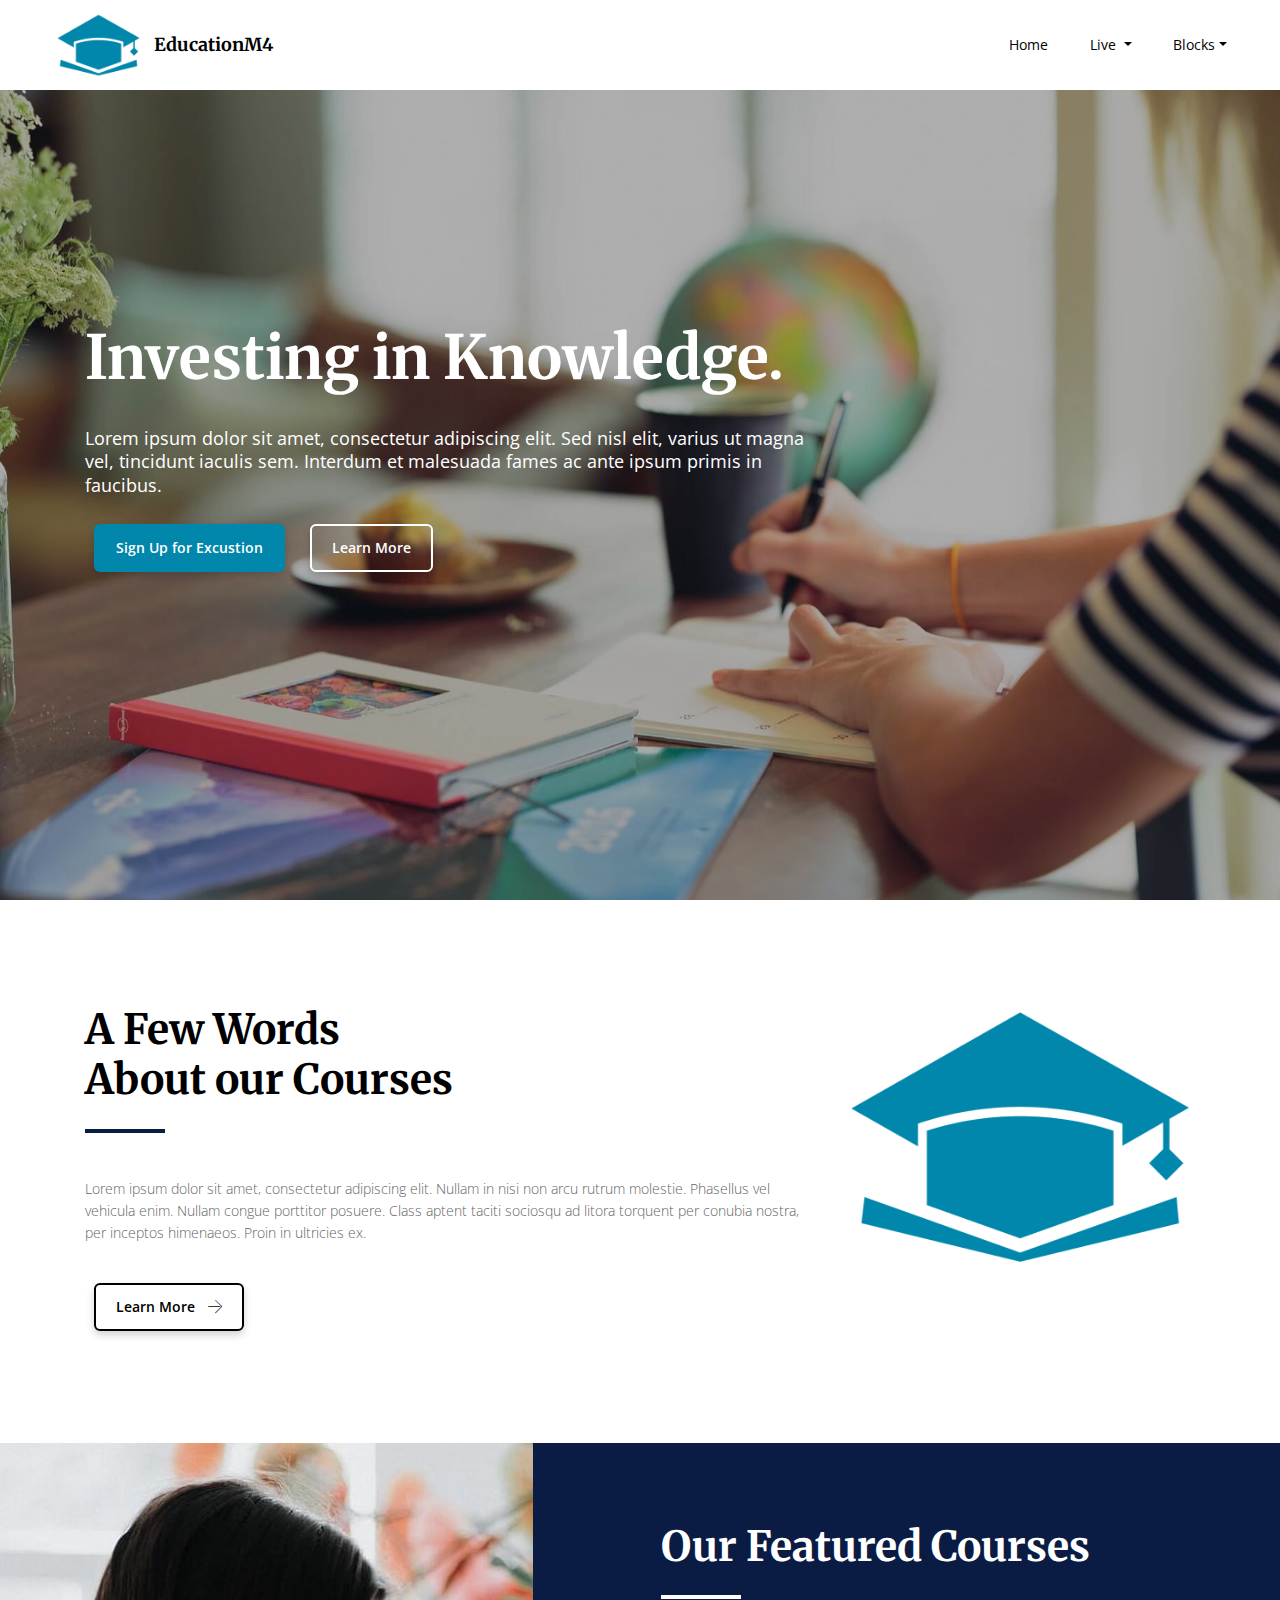
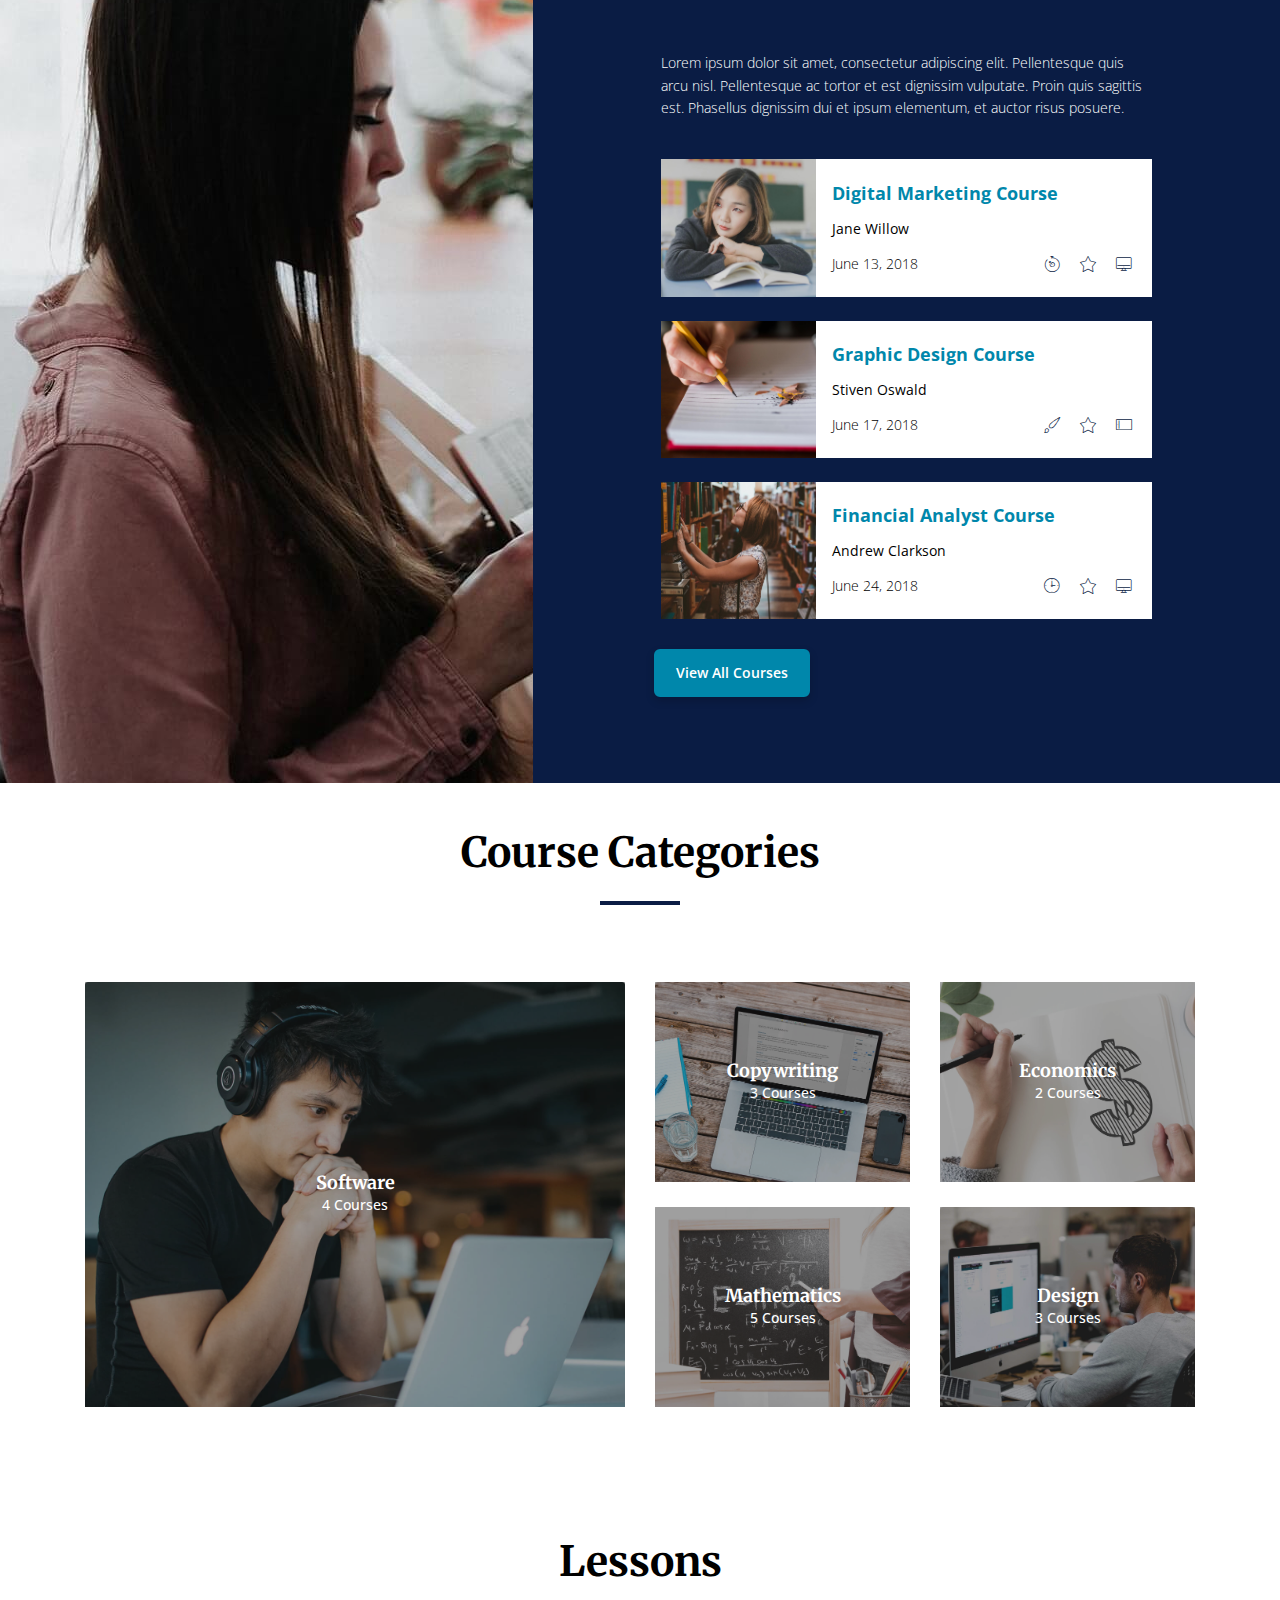
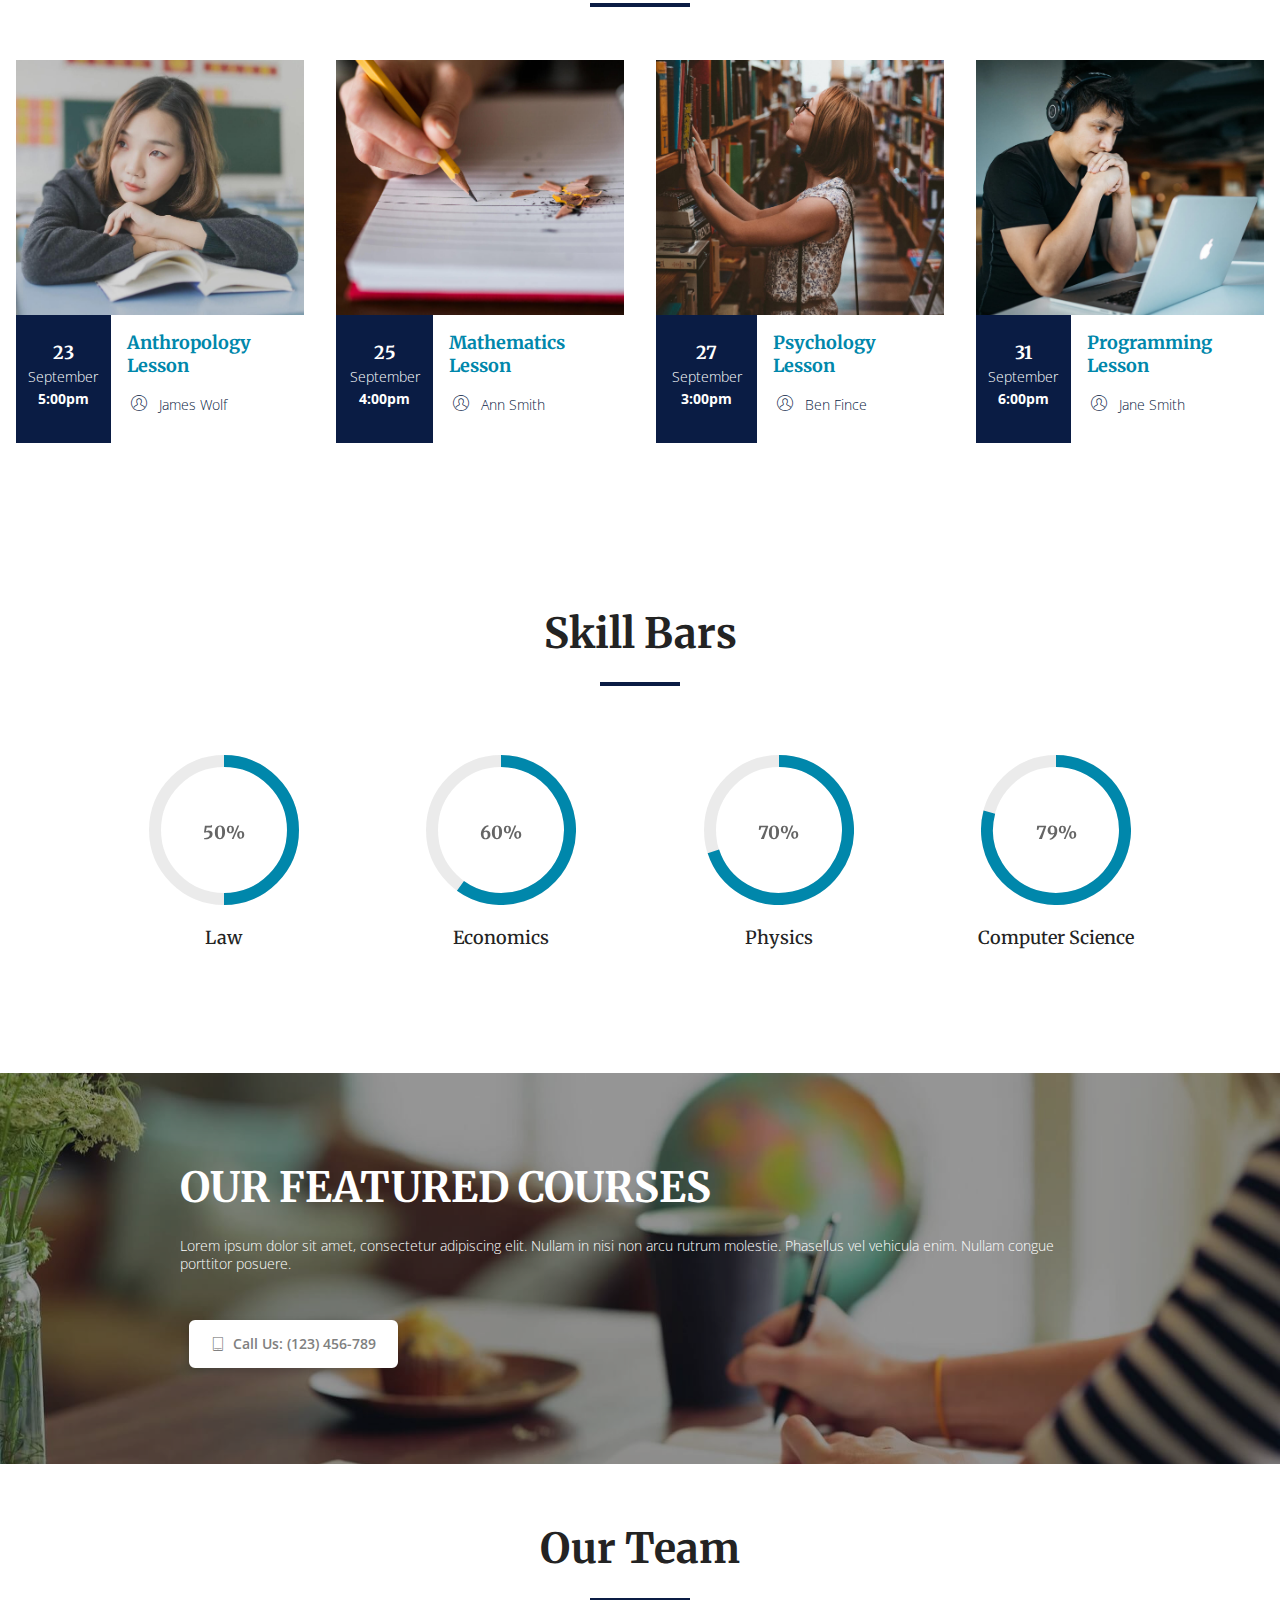
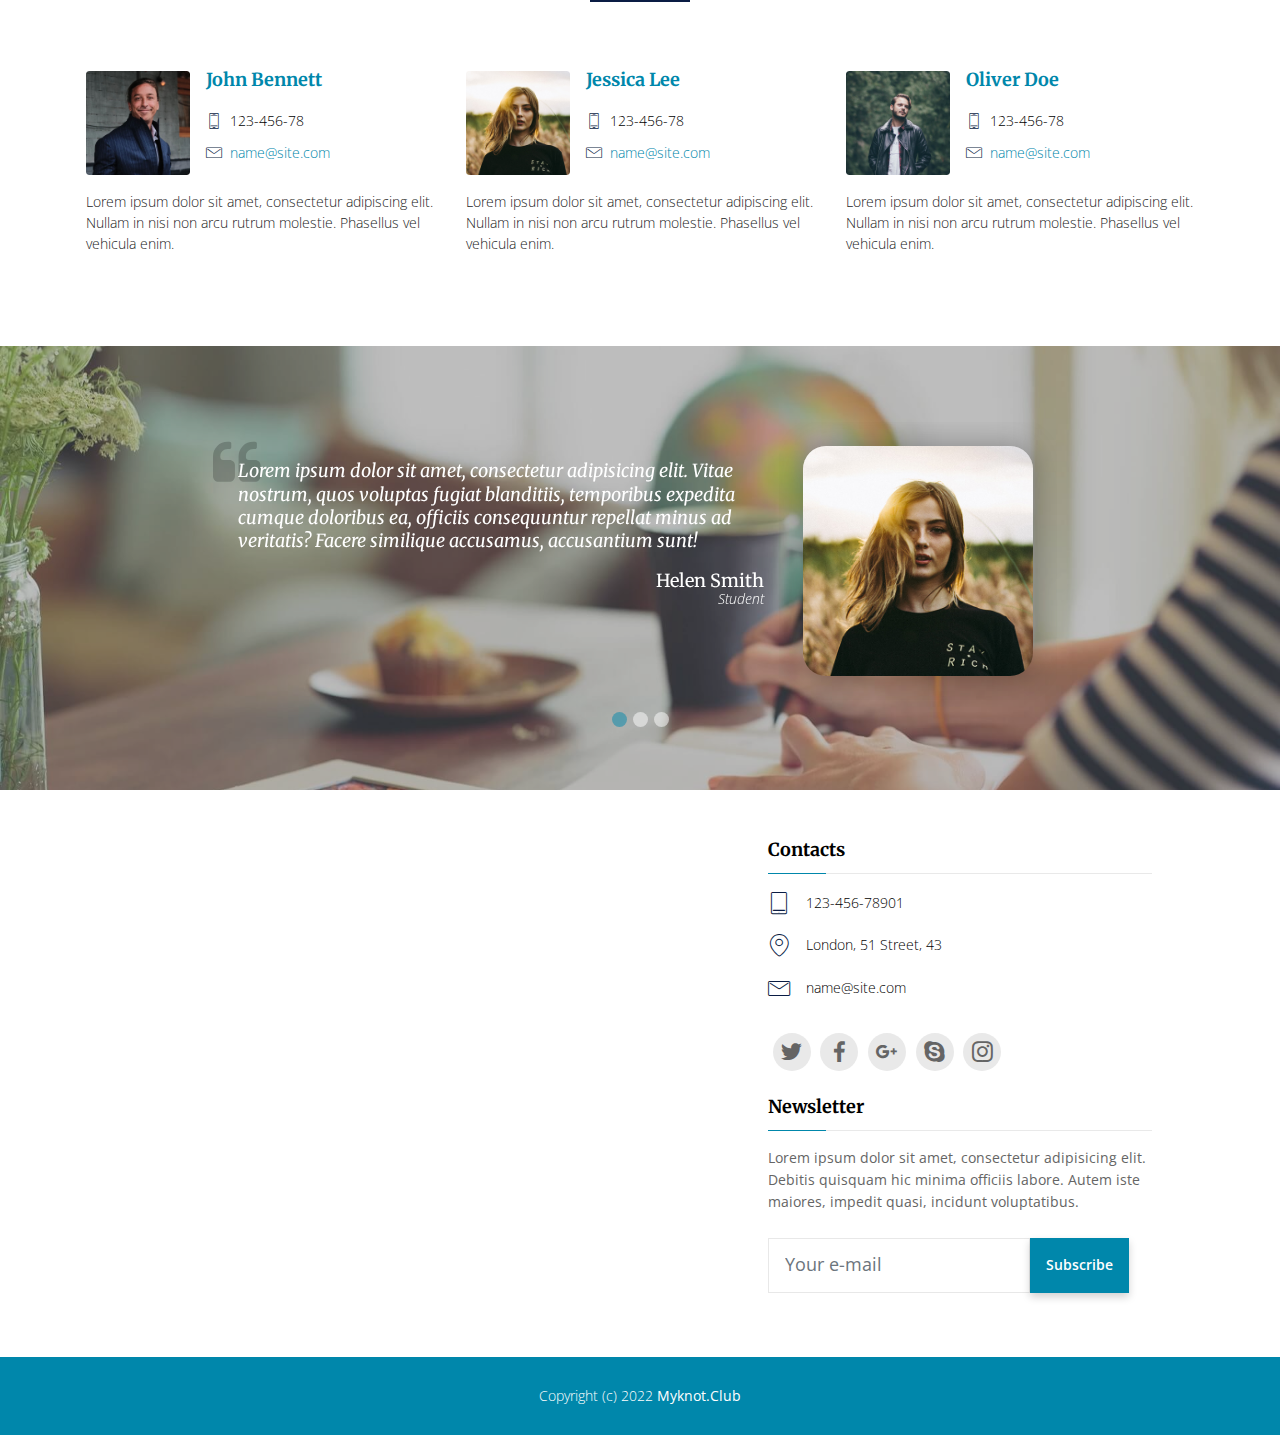
<file: courses.html>
<!DOCTYPE html>
<html >

<head>
  <meta charset="UTF-8">
  <meta http-equiv="X-UA-Compatible" content="IE=edge">
  <meta name="viewport" content="width=device-width, initial-scale=1, minimum-scale=1">
  <link rel="shortcut icon" href="assets/images/logo.png" type="image/x-icon">
  <title>Training Courses </title>
  <link rel="stylesheet" href="assets/web/assets/mobirise-icons/mobirise-icons.css">
  <link rel="stylesheet" href="assets/tether/tether.min.css">
  <link rel="stylesheet" href="assets/soundcloud-plugin/style.css">
  <link rel="stylesheet" href="assets/bootstrap/css/bootstrap.min.css">
  <link rel="stylesheet" href="assets/bootstrap/css/bootstrap-grid.min.css">
  <link rel="stylesheet" href="assets/bootstrap/css/bootstrap-reboot.min.css">
  <link rel="stylesheet" href="assets/dropdown/css/style.css">
  <link rel="stylesheet" href="assets/socicon/css/styles.css">
  <link rel="stylesheet" href="assets/as-pie-progress/css/progress.min.css">
  <link rel="stylesheet" href="assets/theme/css/style.css">
  <link rel="stylesheet" href="assets/mobirise/css/mbr-additional.css" type="text/css">
  
  
  
</head>
<body>


  <section class="menu cid-r1xJbFr6TJ" once="menu" id="menu1-18">

    

    <nav class="navbar navbar-dropdown align-items-center navbar-fixed-top navbar-toggleable-sm">
        
        <div class="menu-bottom">


            <div class="menu-logo">
                <div class="navbar-brand">
                    <span class="navbar-logo">
                        <a href="#">
                            <img src="assets/images/logo.png" alt="Mobirise" style="height: 4rem;">
                        </a>
                    </span>
                    <span class="navbar-caption-wrap"><a href="index.html" class="brand-link mbr-black text-black mbr-bold display-5">EducationM4</a></span>
                </div>
            </div>



            <div class="collapse navbar-collapse" id="navbarSupportedContent">
                <ul class="navbar-nav nav-dropdown js-float-line" data-app-modern-menu="true"><li class="nav-item">
                        <a class="nav-link link mbr-black text-black display-4" href="index.html">
                            Home</a>
                    </li>
                    <li class="nav-item dropdown">
                        <a class="nav-link link mbr-black dropdown-toggle text-black display-4" href="#" data-toggle="dropdown-submenu" aria-expanded="false">Live </a>
                        <div class="dropdown-menu">
                            <a class="mbr-black dropdown-item text-black display-4" href="courses.html">Training Courses </a>
                            <a class="mbr-black dropdown-item text-black display-4" href="university.html" aria-expanded="false">University </a>
                            
                        </div>
                    </li>

                    <li class="nav-item dropdown">
                        <a class="nav-link link mbr-black dropdown-toggle text-black display-4" href="#" data-toggle="dropdown-submenu" aria-expanded="false"> Blocks</a>
                        <div class="dropdown-menu">
                            <a class="mbr-black dropdown-item text-black display-4" href="headers.html">Headers &amp; Features</a>
                            <a class="mbr-black dropdown-item text-black display-4" href="info.html" aria-expanded="false">Info &amp; Progress Bars</a>
                            <a class="mbr-black dropdown-item text-black display-4" href="table.html" aria-expanded="false">Table &amp; Gallery</a><a class="mbr-black text-black dropdown-item display-4" href="team.html" aria-expanded="false">Team &amp; Countdowns</a><a class="mbr-black text-black dropdown-item display-4" href="testimonials.html" aria-expanded="false">Testimonials &amp; Timeline</a><a class="mbr-black text-black dropdown-item display-4" href="forms.html" aria-expanded="false">Forms &amp; Maps &amp; Footers</a>
                        </div>
                    </li></ul>


            </div>
            <button class="navbar-toggler " type="button" data-toggle="collapse" data-target="#navbarSupportedContent" aria-controls="navbarSupportedContent" aria-expanded="false" aria-label="Toggle navigation">
                <div class="hamburger">
                    <span></span>
                    <span></span>
                    <span></span>
                    <span></span>
                </div>
            </button>







        </div>
    </nav>
</section>

<section class="header1 cid-r1xW8sH87k mbr-fullscreen" id="header1-19">

    

    <div class="mbr-overlay" style="opacity: 0.3; background-color: rgb(0, 0, 0);">
    </div>

    <div class="container align-center">
        <div class="row justify-content-start">
            <div class="mbr-white col-lg-8 col-md-10">
                <h1 class="mbr-section-title mbr-bold align-left mbr-white pb-4 mbr-fonts-style display-1">
                    <div>Investing in Knowledge.
                    </div>
                </h1>
                <p class="mbr-text align-left pb-1 mbr-fonts-style display-7">
                    Lorem ipsum dolor sit amet, consectetur adipiscing elit. Sed nisl elit, varius ut magna vel, tincidunt iaculis sem. Interdum
                    et malesuada fames ac ante ipsum primis in faucibus.</p>
                <div class="mbr-section-btn align-left">
                    <a class="btn btn-md btn-primary display-4" href="#">
                        Sign Up for Excustion</a>
                    <a class="btn btn-md btn-white-outline display-4" href="#">
                        Learn More</a>
                </div>
            </div>
        </div>
    </div>
    
</section>

<section class="header4 cid-r2hCT6vf95" id="header4-2v">

    

    

    <div class="container align-center">
        <div class="row justify-content-center">
            <div class="mbr-white col-lg-8 col-md-12 content">
                <h1 class="mbr-section-title mbr-bold align-left mbr-white pb-2 mbr-fonts-style display-2">A Few Words 
<div>About our Сourses</div></h1>
                <div class="line-wrap">
                    <div class="line"></div>
                </div>
                <p class="mbr-text align-left pt-4 mbr-fonts-style display-4">
                    Lorem ipsum dolor sit amet, consectetur adipiscing elit. Nullam in nisi non arcu rutrum molestie. Phasellus vel vehicula
                    enim. Nullam congue porttitor posuere. Class aptent taciti sociosqu ad litora torquent per conubia nostra,
                    per inceptos himenaeos. Proin in ultricies ex.</p>
                <div class="mbr-section-btn pt-3 align-left">
                    <a class="btn btn-md btn-secondary-outline display-4" href="#">
                        <span class="mbri-right mbr-iconfont mbr-iconfont-btn"></span>
                        Learn More</a>
                </div>
            </div>

            <div class="mbr-white col-lg-4 col-md-8">
                <img src="assets/images/logo.png" title="" alt="">
            </div>


        </div>
    </div>
    
</section>

<section class="features3 cid-r2hCYJ5Ox0" id="features3-2w">

    

    

    <div class="container-fluid align-center">
        <div class="row justify-content-center">
            <div class="img col-lg-5 col-md-12">
                <img class="big-img" src="assets/images/053.jpg" title="" alt="">
            </div>


            <div class="mbr-white col-md-12 col-lg-7 content">

                <div class="row justify-content-center">

                    <div class="card p-3 col-12 col-md-12">
                        <h2 class="mbr-section-title pb-2 mbr-bold mbr-fonts-style display-2">Our Featured Courses</h2>
                        <div class="line-wrap">
                            <div class="line"></div>
                        </div>
                        <p class="mbr-text mbr-fonts-style pb-4 text display-4">
                            Lorem ipsum dolor sit amet, consectetur adipiscing elit. Pellentesque quis arcu nisl. Pellentesque ac tortor et est dignissim
                            vulputate. Proin quis sagittis est. Phasellus dignissim dui et ipsum elementum, et auctor risus
                            posuere.
                        </p>
                        <div class="card-wrapper">
                            <div class="card-img">
                                <img src="assets/images/010.jpg" title="">
                            </div>
                            <div class="card-box">
                                <h4 class="card-title mbr-fonts-style pb-1 mbr-bold display-7">Digital Marketing Course</h4>
                                <p class="mbr-text mbr-fonts-style mbr-normal display-4">Jane Willow</p>
                                <div class="ico-line-wrap">
                                    <div class="ico-line">
                                        <h3 class="rev mbr-fonts-style display-4">June 13, 2018</h3>
                                    </div>
                                    <div class="ico-line">
                                        <div class="px-1 pl-3 mbr-iconfont mbr-iconfont-social mbri-timer" style="color: rgb(10, 28, 68);" media-simple="true"></div>
                                        <div class="px-1 pl-3 mbr-iconfont mbr-iconfont-social mbri-star" style="color: rgb(10, 28, 68);" media-simple="true"></div>
                                        <div class="px-1 pl-3 mbr-iconfont mbr-iconfont-social mbri-desktop" style="color: rgb(10, 28, 68);" media-simple="true"></div>
                                    </div>
                                </div>
                            </div>
                        </div>

                        <div class="card-wrapper">
                            <div class="card-img">
                                <img src="assets/images/021.jpg" title="">
                            </div>
                            <div class="card-box">
                                <h4 class="card-title mbr-fonts-style pb-1 mbr-bold display-7">Graphic Design Course</h4>
                                <p class="mbr-text mbr-fonts-style mbr-normal display-4">Stiven Oswald</p>
                                <div class="ico-line-wrap">
                                    <div class="ico-line">
                                        <h3 class="rev mbr-fonts-style display-4">June 17, 2018</h3>
                                    </div>
                                    <div class="ico-line">
                                        <div class="px-1 pl-3 mbr-iconfont mbr-iconfont-social mbri-change-style" style="color: rgb(10, 28, 68);" media-simple="true"></div>
                                        <div class="px-1 pl-3 mbr-iconfont mbr-iconfont-social mbri-star" style="color: rgb(10, 28, 68);" media-simple="true"></div>
                                        <div class="px-1 pl-3 mbr-iconfont mbr-iconfont-social mbri-tablet" style="color: rgb(10, 28, 68);" media-simple="true"></div>
                                    </div>
                                </div>
                            </div>
                        </div>


                        <div class="card-wrapper">
                            <div class="card-img">
                                <img src="assets/images/032.jpg" title="">
                            </div>
                            <div class="card-box">
                                <h4 class="card-title mbr-fonts-style pb-1 mbr-bold display-7">Financial Analyst Course</h4>
                                <p class="mbr-text mbr-fonts-style mbr-normal display-4">Andrew Clarkson</p>
                                <div class="ico-line-wrap">
                                    <div class="ico-line">
                                        <h3 class="rev mbr-fonts-style display-4">June 24, 2018</h3>
                                    </div>
                                    <div class="ico-line">
                                        <div class="px-1 pl-3 mbr-iconfont mbr-iconfont-social mbri-clock" style="color: rgb(10, 28, 68);" media-simple="true"></div>
                                        <div class="px-1 pl-3 mbr-iconfont mbr-iconfont-social mbri-star" style="color: rgb(10, 28, 68);" media-simple="true"></div>
                                        <div class="px-1 pl-3 mbr-iconfont mbr-iconfont-social mbri-desktop" style="color: rgb(10, 28, 68);" media-simple="true"></div>
                                    </div>
                                </div>
                            </div>
                        </div>



                    </div>
                </div>




                <div class="mbr-section-btn align-left">
                    <a class="btn btn-md btn-primary display-4" href="#">
                        View All Courses</a>
                </div>
            </div>



        </div>
    </div>
    
</section>

<section class="features6 cid-r1xWfXxAVT" id="features6-1d">

    

    
    <div class="container">
        <div class="row justify-content-center">
            <div class="col-md-12">

                <h2 class="mbr-section-title pb-2 mbr-bold mbr-fonts-style align-left display-2">Course Categories</h2>
                <div class="line-wrap">
                    <div class="line"></div>
                </div>
                

            </div>
        </div>

        <div class="row pt-5 row-content justify-content-center">


            <div class="card card-big col-12 col-lg-6 col-md-12">
                <div class="card-wrapper">
                    <div class="card-img small">
                        <img src="assets/images/044.jpg" title="" alt="">
                    </div>
                    <div class="card-box">
                        <h4 class="card-title mbr-fonts-style mbr-white mbr-bold display-5">Software</h4>
                        <h5 class="card-sub-title mbr-fonts-style mbr-white  display-4">4
                            Courses
                        </h5>

                    </div>
                </div>
            </div>


            <div class="col-12 col-lg-6 col-md-12">
                <div class="row row-content justify-content-center">
                    <div class="card col-12 col-lg-6 col-md-12">
                        <div class="card-wrapper">
                            <div class="card-img big">
                                <img src="assets/images/065.jpg" title="" alt="">
                            </div>
                            <div class="card-box">
                                <h4 class="card-title mbr-fonts-style mbr-white mbr-bold display-5">Сopywriting</h4>
                                <h5 class="card-sub-title mbr-fonts-style mbr-white display-4">3
                                    Courses
                                </h5>

                            </div>
                        </div>
                    </div>





                    <div class="card col-12 col-lg-6 col-md-12">
                        <div class="card-wrapper">
                            <div class="card-img big">
                                <img src="assets/images/07.jpg" title="" alt="">
                            </div>
                            <div class="card-box">
                                <h4 class="card-title mbr-fonts-style mbr-white mbr-bold display-5">Economics</h4>
                                <h5 class="card-sub-title mbr-fonts-style mbr-white display-4">2
                                    Courses
                                </h5>

                            </div>
                        </div>
                    </div>

                    <div class="card col-12 col-lg-6 col-md-12">
                        <div class="card-wrapper">
                            <div class="card-img small">
                                <img src="assets/images/08.jpg" title="" alt="">
                            </div>
                            <div class="card-box">
                                <h4 class="card-title mbr-fonts-style mbr-white mbr-bold display-5">Mathematics</h4>
                                <h5 class="card-sub-title mbr-fonts-style mbr-white display-4">5
                                    Courses
                                </h5>

                            </div>
                        </div>
                    </div>

                    <div class="card col-12 col-lg-6 col-md-12">
                        <div class="card-wrapper">
                            <div class="card-img small">
                                <img src="assets/images/09.jpg" title="" alt="">
                            </div>
                            <div class="card-box">
                                <h4 class="card-title mbr-fonts-style mbr-white mbr-bold display-5">Design</h4>
                                <h5 class="card-sub-title mbr-fonts-style mbr-white  display-4">3
                                    Courses
                                </h5>

                            </div>
                        </div>
                    </div>

                </div>
            </div>
        </div>

    </div>
</section>

<section class="features5 cid-r1xWemAHXA" id="features5-1c">

    

    
    <div class="container-fluid">
        <div class="row justify-content-center">
            <div class="col-md-12">
                <h2 class="mbr-section-title pb-2 mbr-bold mbr-fonts-style align-left display-2">Lessons</h2>
                <div class="line-wrap">
                    <div class="line"></div>
                </div>

            </div>
        </div>
        <div class="row row-content justify-content-center">
            <div class="card p-3 col-12 col-md-6 col-lg-3">
                <div class="card-wrapper">
                    <div class="card-img">
                        <div class="img-hover">
                        </div>
                        <img src="assets/images/010.jpg" title="">
                        <div class="img-btn">
                            <a href="#" class="btn btn-primary display-4">Book Now</a>
                            <a href="#" class="btn btn-white-outline display-4">Read More</a>
                        </div>
                    </div>
                    <div class="content-box">
                        <div class="date-box">
                            <h3 class="date mbr-fonts-style mbr-bold display-5">
                                23</h3>
                            <h3 class="mounth mbr-fonts-style display-4">
                                September
                            </h3>
                            <h3 class="time mbr-fonts-style mbr-bold display-4">
                                5:00pm
                            </h3>
                        </div>
                        <div class="card-box">
                            <h4 class="card-title mbr-fonts-style mbr-bold display-5">
                                Anthropology Lesson</h4>
                            <div class="ico-line">
                                <div class="px-1 pb-3 pr-2 mbr-iconfont mbr-iconfont-social mbri-user" style="color: rgb(10, 28, 68);" media-simple="true"></div>
                                <h3 class="rev mbr-fonts-style display-4">
                                    <font color="#0a1c44">James Wolf</font>
                                </h3>
                            </div>

                        </div>
                    </div>
                </div>
            </div>

            <div class="card p-3 col-12 col-md-6 col-lg-3">
                <div class="card-wrapper">
                    <div class="card-img">
                        <div class="img-hover">
                        </div>
                        <img src="assets/images/021.jpg" title="">
                        <div class="img-btn">
                            <a href="#" class="btn btn-primary display-4">Book Now</a>
                            <a href="#" class="btn btn-white-outline display-4">Read More</a>
                        </div>
                    </div>
                    <div class="content-box">
                        <div class="date-box">
                            <h3 class="date mbr-fonts-style mbr-bold display-5">
                                25</h3>
                            <h3 class="mounth mbr-fonts-style display-4">
                                September
                            </h3>
                            <h3 class="time mbr-fonts-style mbr-bold display-4">
                                4:00pm
                            </h3>
                        </div>
                        <div class="card-box">
                            <h4 class="card-title mbr-fonts-style mbr-bold display-5">
                                Mathematics Lesson</h4>
                            <div class="ico-line">
                                <div class="px-1 pb-3 pr-2 mbr-iconfont mbr-iconfont-social mbri-user" style="color: rgb(10, 28, 68);" media-simple="true"></div>
                                <h3 class="rev mbr-fonts-style display-4">
                                    <font color="#0a1c44">Ann Smith</font>
                                </h3>
                            </div>

                        </div>
                    </div>
                </div>
            </div>

            <div class="card p-3 col-12 col-md-6 col-lg-3">
                <div class="card-wrapper">
                    <div class="card-img">
                        <div class="img-hover">
                        </div>
                        <img src="assets/images/032.jpg" title="">
                        <div class="img-btn">
                            <a href="#" class="btn btn-primary display-4">Book Now</a>
                            <a href="#" class="btn btn-white-outline display-4">Read More</a>
                        </div>
                    </div>
                    <div class="content-box">
                        <div class="date-box">
                            <h3 class="date mbr-fonts-style mbr-bold display-5">
                                27</h3>
                            <h3 class="mounth mbr-fonts-style display-4">
                                September
                            </h3>
                            <h3 class="time mbr-fonts-style mbr-bold display-4">
                                3:00pm
                            </h3>
                        </div>
                        <div class="card-box">
                            <h4 class="card-title mbr-fonts-style mbr-bold display-5">
                                Psychology Lesson</h4>
                            <div class="ico-line">
                                <div class="px-1 pb-3 pr-2 mbr-iconfont mbr-iconfont-social mbri-user" style="color: rgb(10, 28, 68);" media-simple="true"></div>
                                <h3 class="rev mbr-fonts-style display-4">
                                    <font color="#0a1c44">Ben Fince</font>
                                </h3>
                            </div>

                        </div>
                    </div>
                </div>
            </div>

            <div class="card p-3 col-12 col-md-6 col-lg-3">
                <div class="card-wrapper">
                    <div class="card-img">
                        <div class="img-hover">
                        </div>
                        <img src="assets/images/044.jpg" title="">
                        <div class="img-btn">
                            <a href="#" class="btn btn-primary display-4">Book Now</a>
                            <a href="#" class="btn btn-white-outline display-4">Read More</a>
                        </div>
                    </div>
                    <div class="content-box">
                        <div class="date-box">
                            <h3 class="date mbr-fonts-style mbr-bold display-5">
                                31
                            </h3>
                            <h3 class="mounth mbr-fonts-style display-4">
                                September
                            </h3>
                            <h3 class="time mbr-fonts-style mbr-bold display-4">
                                6:00pm
                            </h3>
                        </div>
                        <div class="card-box">
                            <h4 class="card-title mbr-fonts-style mbr-bold display-5">
                                Programming Lesson</h4>
                            <div class="ico-line">
                                <div class="px-1 pb-3 pr-2 mbr-iconfont mbr-iconfont-social mbri-user" style="color: rgb(10, 28, 68);" media-simple="true"></div>
                                <h3 class="rev mbr-fonts-style display-4">
                                    <font color="#0a1c44">Jane Smith</font>
                                </h3>
                            </div>

                        </div>
                    </div>
                </div>
            </div>


        </div>
    </div>
</section>

<section class="progress-bars3 cid-r1xXppy0tF" id="progress-bars3-1k">

    

    

    <div class="container">
        <h2 class="mbr-section-title pb-2 mbr-bold mbr-fonts-style align-left display-2">Skill Bars</h2>
        <div class="line-wrap">
            <div class="line"></div>
        </div>

        

        <div class="media-container-row pt-2 mt-2">
            <div class="card p-3 align-center">
                <div class="wrap">
                    <div class="pie_progress progress1" role="progressbar" data-goal="50">
                        <p class="pie_progress__number mbr-fonts-style mbr-bold display-5">50%</p>
                    </div>
                </div>
                <div class="mbr-crt-title pt-3">
                    <h4 class="card-title py-2 mbr-fonts-style display-5">
                        Law
                    </h4>
                </div>
            </div>

            <div class="card p-3 align-center">
                <div class="wrap">
                    <div class="pie_progress progress2" role="progressbar" data-goal="60">
                        <p class="pie_progress__number mbr-fonts-style mbr-bold display-5"></p>
                    </div>
                </div>
                <div class="mbr-crt-title pt-3">
                    <h4 class="card-title py-2 mbr-fonts-style display-5">
                        Economics
                    </h4>
                </div>
            </div>

            <div class="card p-3 align-center">
                <div class="wrap">
                    <div class="pie_progress progress3" role="progressbar" data-goal="70">
                        <p class="pie_progress__number mbr-fonts-style mbr-bold display-5">70%</p>
                    </div>
                </div>
                <div class="mbr-crt-title pt-3">
                    <h4 class="card-title py-2 mbr-fonts-style display-5">
                        Physics
                    </h4>
                </div>
            </div>

            <div class="card p-3 align-center">
                <div class="wrap">
                    <div class="pie_progress progress4" role="progressbar" data-goal="80">
                        <p class="pie_progress__number mbr-fonts-style mbr-bold display-5"></p>
                    </div>
                </div>
                <div class="mbr-crt-title pt-3">
                    <h4 class="card-title py-2 mbr-fonts-style display-5">Computer Science</h4>
                </div>
            </div>

            

            
        </div>
    </div>
</section>

<section class="info1 cid-r1xWyNLFeX" id="info1-1i">

    

    <div class="mbr-overlay" style="opacity: 0.4; background-color: rgb(0, 0, 0);">
    </div>

    <div class="container align-center">
        <div class="row justify-content-center">
            <div class="mbr-white col-lg-10 col-md-12">
                <h1 class="mbr-section-title mbr-bold align-left mbr-white pb-3 mbr-fonts-style display-2">
                    OUR FEATURED COURSES</h1>
                <p class="mbr-text align-left pb-4 mbr-fonts-style display-4">
                    Lorem ipsum dolor sit amet, consectetur adipiscing elit. Nullam in nisi non arcu rutrum molestie. Phasellus vel vehicula
                    enim. Nullam congue porttitor posuere.</p>
                <div class="mbr-section-btn align-left"><a class="btn btn-md btn-white display-4" href="#"><span class="mbri-tablet-vertical mbr-iconfont mbr-iconfont-btn" style="color: rgb(101, 101, 101);"></span>
                        Call Us: (123) 456-789</a></div>
            </div>
        </div>
    </div>
    
</section>

<section class="team3 cid-r1xWkIhPS3" id="team3-1e">

    

    
    <div class="container">
        <div class="row justify-content-center">
            <div class="col-md-12">
                <h2 class="mbr-section-title pb-2 mbr-bold mbr-fonts-style align-left display-2">Our Team</h2>
                <div class="line-wrap">
                    <div class="line"></div>
                </div>

            </div>
        </div>
        <div class="row pt-3 row-content justify-content-center">



            <div class="card p-3 col-12 col-md-6 col-lg-4">
                <div class="card-wrapper">
                    <div class="card-img">
                        <img src="assets/images/face1.jpg" title="">
                    </div>
                    <div class="card-box">
                        <h4 class="card-title pb-4 mbr-fonts-style mbr-bold display-5">John Bennett</h4>
                        <div class="ico-line pb-3">
                            <div class="pr-2 mbr-iconfont mbr-iconfont-social mbri-mobile2" style="color: rgb(10, 28, 68);" media-simple="true"></div>
                            <h3 class="phone mbr-fonts-style display-4">123-456-78</h3>
                        </div>
                        <div class="ico-line">
                            <div class="pr-2 mbr-iconfont mbr-iconfont-social mbri-letter" style="color: rgb(10, 28, 68);" media-simple="true"></div>
                            <h3 class="mail mbr-fonts-style display-4">name@site.com</h3>
                        </div>
                    </div>
                </div>
                <p class="mbr-text mbr-fonts-style pt-3 display-4">
                    Lorem ipsum dolor sit amet, consectetur adipiscing elit. Nullam in nisi non arcu rutrum molestie. Phasellus vel vehicula
                    enim.
                </p>
            </div>




            <div class="card p-3 col-12 col-md-6 col-lg-4">
                <div class="card-wrapper">
                    <div class="card-img">
                        <img src="assets/images/face2.jpg" title="">
                    </div>
                    <div class="card-box">
                        <h4 class="card-title pb-4 mbr-fonts-style mbr-bold display-5">Jessica Lee</h4>
                        <div class="ico-line pb-3">
                            <div class="pr-2 mbr-iconfont mbr-iconfont-social mbri-mobile2" style="color: rgb(10, 28, 68);" media-simple="true"></div>
                            <h3 class="phone mbr-fonts-style display-4">123-456-78</h3>
                        </div>
                        <div class="ico-line">
                            <div class="pr-2 mbr-iconfont mbr-iconfont-social mbri-letter" style="color: rgb(10, 28, 68);" media-simple="true"></div>
                            <h3 class="mail mbr-fonts-style display-4">name@site.com</h3>
                        </div>
                    </div>
                </div>
                <p class="mbr-text mbr-fonts-style pt-3 display-4">
                    Lorem ipsum dolor sit amet, consectetur adipiscing elit. Nullam in nisi non arcu rutrum molestie. Phasellus vel vehicula
                    enim.
                </p>
            </div>



            <div class="card p-3 col-12 col-md-6 col-lg-4">
                <div class="card-wrapper">
                    <div class="card-img">
                        <img src="assets/images/face3.jpg" title="">
                    </div>
                    <div class="card-box">
                        <h4 class="card-title pb-4 mbr-fonts-style mbr-bold display-5">Oliver Doe</h4>
                        <div class="ico-line pb-3">
                            <div class="pr-2 mbr-iconfont mbr-iconfont-social mbri-mobile2" style="color: rgb(10, 28, 68);" media-simple="true"></div>
                            <h3 class="phone mbr-fonts-style display-4">123-456-78</h3>
                        </div>
                        <div class="ico-line">
                            <div class="pr-2 mbr-iconfont mbr-iconfont-social mbri-letter" style="color: rgb(10, 28, 68);" media-simple="true"></div>
                            <h3 class="mail mbr-fonts-style display-4">name@site.com</h3>
                        </div>
                    </div>
                </div>
                <p class="mbr-text mbr-fonts-style pt-3 display-4">
                    Lorem ipsum dolor sit amet, consectetur adipiscing elit. Nullam in nisi non arcu rutrum molestie. Phasellus vel vehicula
                    enim.
                </p>
            </div>





        </div>
    </div>
</section>

<section class="carousel slide testimonials-slider svg-gradient-elements cid-r1xWqJPj4k" id="testimonials1-1f">
    
    
    <div class="mbr-overlay" style="opacity: 0.4; background-color: rgb(101, 101, 101);">
    </div>
    <svg class="svg-gradient">
        <linearGradient>
            <stop class="gradColor1" offset="0%"></stop>
            <stop class="gradColor2" offset="100%"></stop>
        </linearGradient>  
    </svg>

    <div class="container-fluid text-center">

        <div class="carousel slide" data-ride="carousel" role="listbox">
              <ol class="carousel-indicators">
    <li data-target="#carouselExampleIndicators" data-slide-to="0" class="active"></li>
    <li data-target="#carouselExampleIndicators" data-slide-to="1"></li>
    <li data-target="#carouselExampleIndicators" data-slide-to="2"></li>
    
    
    
    
    
    
    
  </ol>
           
                <div class="carousel-item">
                    <div class="user col-xl-8 col-lg-10">
                        <div class="row">
                            <div class="col-lg-8">
                                <div class="testimonials-quote align-left">
                                    <svg class="gradient-element" viewBox="0 0 500 500">
                                        <g><g>
                                            <path d="M164.45,219.27h-63.954c-7.614,0-14.087-2.664-19.417-7.994c-5.327-5.33-7.994-11.801-7.994-19.417v-9.132    c0-20.177,7.139-37.401,21.416-51.678c14.276-14.272,31.503-21.411,51.678-21.411h18.271c4.948,0,9.229-1.809,12.847-5.424    c3.616-3.617,5.424-7.898,5.424-12.847V54.819c0-4.948-1.809-9.233-5.424-12.85c-3.617-3.612-7.898-5.424-12.847-5.424h-18.271    c-19.797,0-38.684,3.858-56.673,11.563c-17.987,7.71-33.545,18.132-46.68,31.267c-13.134,13.129-23.553,28.688-31.262,46.677    C3.855,144.039,0,162.931,0,182.726v200.991c0,15.235,5.327,28.171,15.986,38.834c10.66,10.657,23.606,15.985,38.832,15.985    h109.639c15.225,0,28.167-5.328,38.828-15.985c10.657-10.663,15.987-23.599,15.987-38.834V274.088    c0-15.232-5.33-28.168-15.994-38.832C192.622,224.6,179.675,219.27,164.45,219.27z"></path>
                                            <path d="M459.103,235.256c-10.656-10.656-23.599-15.986-38.828-15.986h-63.953c-7.61,0-14.089-2.664-19.41-7.994    c-5.332-5.33-7.994-11.801-7.994-19.417v-9.132c0-20.177,7.139-37.401,21.409-51.678c14.271-14.272,31.497-21.411,51.682-21.411    h18.267c4.949,0,9.233-1.809,12.848-5.424c3.613-3.617,5.428-7.898,5.428-12.847V54.819c0-4.948-1.814-9.233-5.428-12.85    c-3.614-3.612-7.898-5.424-12.848-5.424h-18.267c-19.808,0-38.691,3.858-56.685,11.563c-17.984,7.71-33.537,18.132-46.672,31.267    c-13.135,13.129-23.559,28.688-31.265,46.677c-7.707,17.987-11.567,36.879-11.567,56.674v200.991    c0,15.235,5.332,28.171,15.988,38.834c10.657,10.657,23.6,15.985,38.828,15.985h109.633c15.229,0,28.171-5.328,38.827-15.985    c10.664-10.663,15.985-23.599,15.985-38.834V274.088C475.082,258.855,469.76,245.92,459.103,235.256z"></path>
                                        </g></g>
                                    </svg>
                                </div>
                                <div class="user_text pt-3 align-left">
                                    <p class="mbr-fonts-style  display-5"><em>
                                        Lorem ipsum dolor sit amet, consectetur adipisicing elit. Vitae nostrum, quos voluptas fugiat blanditiis, temporibus expedita cumque doloribus ea, officiis consequuntur repellat minus ad veritatis? Facere similique accusamus, accusantium sunt!
                                    </em></p>
                                </div>
                                <div class="user_name mbr-fonts-style align-left display-5">
                                    Helen Smith
                                </div>
                                <div class="user_desk mbr-light mbr-fonts-style align-left display-4">Student</div>
                            </div>
                                 <div class="user_image col-lg-4">
                                <div class="user_image_inner">
                                    <img src="assets/images/face2.jpg">
                                </div>
                            </div>
                        </div>
                    </div>
                </div>
                
               <div class="carousel-item">
                    <div class="user col-xl-8 col-lg-10">
                        <div class="row">
                            <div class="col-lg-8">
                                <div class="testimonials-quote align-left">
                                    <svg class="gradient-element" viewBox="0 0 500 500">
                                        <g><g>
                                            <path d="M164.45,219.27h-63.954c-7.614,0-14.087-2.664-19.417-7.994c-5.327-5.33-7.994-11.801-7.994-19.417v-9.132    c0-20.177,7.139-37.401,21.416-51.678c14.276-14.272,31.503-21.411,51.678-21.411h18.271c4.948,0,9.229-1.809,12.847-5.424    c3.616-3.617,5.424-7.898,5.424-12.847V54.819c0-4.948-1.809-9.233-5.424-12.85c-3.617-3.612-7.898-5.424-12.847-5.424h-18.271    c-19.797,0-38.684,3.858-56.673,11.563c-17.987,7.71-33.545,18.132-46.68,31.267c-13.134,13.129-23.553,28.688-31.262,46.677    C3.855,144.039,0,162.931,0,182.726v200.991c0,15.235,5.327,28.171,15.986,38.834c10.66,10.657,23.606,15.985,38.832,15.985    h109.639c15.225,0,28.167-5.328,38.828-15.985c10.657-10.663,15.987-23.599,15.987-38.834V274.088    c0-15.232-5.33-28.168-15.994-38.832C192.622,224.6,179.675,219.27,164.45,219.27z"></path>
                                            <path d="M459.103,235.256c-10.656-10.656-23.599-15.986-38.828-15.986h-63.953c-7.61,0-14.089-2.664-19.41-7.994    c-5.332-5.33-7.994-11.801-7.994-19.417v-9.132c0-20.177,7.139-37.401,21.409-51.678c14.271-14.272,31.497-21.411,51.682-21.411    h18.267c4.949,0,9.233-1.809,12.848-5.424c3.613-3.617,5.428-7.898,5.428-12.847V54.819c0-4.948-1.814-9.233-5.428-12.85    c-3.614-3.612-7.898-5.424-12.848-5.424h-18.267c-19.808,0-38.691,3.858-56.685,11.563c-17.984,7.71-33.537,18.132-46.672,31.267    c-13.135,13.129-23.559,28.688-31.265,46.677c-7.707,17.987-11.567,36.879-11.567,56.674v200.991    c0,15.235,5.332,28.171,15.988,38.834c10.657,10.657,23.6,15.985,38.828,15.985h109.633c15.229,0,28.171-5.328,38.827-15.985    c10.664-10.663,15.985-23.599,15.985-38.834V274.088C475.082,258.855,469.76,245.92,459.103,235.256z"></path>
                                        </g></g>
                                    </svg>
                                </div>
                                <div class="user_text pt-3 align-left">
                                    <p class="mbr-fonts-style  display-5"><em>
                                        Lorem ipsum dolor sit amet, consectetur adipisicing elit. Vitae nostrum, quos voluptas fugiat blanditiis, temporibus expedita cumque doloribus ea, officiis consequuntur repellat minus ad veritatis? Facere similique accusamus, accusantium sunt!
                                    </em></p>
                                </div>
                                <div class="user_name mbr-fonts-style align-left display-5">John Bennett</div>
                                <div class="user_desk mbr-light mbr-fonts-style align-left display-4">Student</div>
                            </div>
                                 <div class="user_image col-lg-4">
                                <div class="user_image_inner">
                                    <img src="assets/images/face3.jpg">
                                </div>
                            </div>
                        </div>
                    </div>
                </div>
            
            
            
            
               <div class="carousel-item">
                    <div class="user col-xl-8 col-lg-10">
                        <div class="row">
                            <div class="col-lg-8">
                                <div class="testimonials-quote align-left">
                                    <svg class="gradient-element" viewBox="0 0 500 500">
                                        <g><g>
                                            <path d="M164.45,219.27h-63.954c-7.614,0-14.087-2.664-19.417-7.994c-5.327-5.33-7.994-11.801-7.994-19.417v-9.132    c0-20.177,7.139-37.401,21.416-51.678c14.276-14.272,31.503-21.411,51.678-21.411h18.271c4.948,0,9.229-1.809,12.847-5.424    c3.616-3.617,5.424-7.898,5.424-12.847V54.819c0-4.948-1.809-9.233-5.424-12.85c-3.617-3.612-7.898-5.424-12.847-5.424h-18.271    c-19.797,0-38.684,3.858-56.673,11.563c-17.987,7.71-33.545,18.132-46.68,31.267c-13.134,13.129-23.553,28.688-31.262,46.677    C3.855,144.039,0,162.931,0,182.726v200.991c0,15.235,5.327,28.171,15.986,38.834c10.66,10.657,23.606,15.985,38.832,15.985    h109.639c15.225,0,28.167-5.328,38.828-15.985c10.657-10.663,15.987-23.599,15.987-38.834V274.088    c0-15.232-5.33-28.168-15.994-38.832C192.622,224.6,179.675,219.27,164.45,219.27z"></path>
                                            <path d="M459.103,235.256c-10.656-10.656-23.599-15.986-38.828-15.986h-63.953c-7.61,0-14.089-2.664-19.41-7.994    c-5.332-5.33-7.994-11.801-7.994-19.417v-9.132c0-20.177,7.139-37.401,21.409-51.678c14.271-14.272,31.497-21.411,51.682-21.411    h18.267c4.949,0,9.233-1.809,12.848-5.424c3.613-3.617,5.428-7.898,5.428-12.847V54.819c0-4.948-1.814-9.233-5.428-12.85    c-3.614-3.612-7.898-5.424-12.848-5.424h-18.267c-19.808,0-38.691,3.858-56.685,11.563c-17.984,7.71-33.537,18.132-46.672,31.267    c-13.135,13.129-23.559,28.688-31.265,46.677c-7.707,17.987-11.567,36.879-11.567,56.674v200.991    c0,15.235,5.332,28.171,15.988,38.834c10.657,10.657,23.6,15.985,38.828,15.985h109.633c15.229,0,28.171-5.328,38.827-15.985    c10.664-10.663,15.985-23.599,15.985-38.834V274.088C475.082,258.855,469.76,245.92,459.103,235.256z"></path>
                                        </g></g>
                                    </svg>
                                </div>
                                <div class="user_text pt-3 align-left">
                                    <p class="mbr-fonts-style  display-5"><em>
                                        Lorem ipsum dolor sit amet, consectetur adipisicing elit. Vitae nostrum, quos voluptas fugiat blanditiis, temporibus expedita cumque doloribus ea, officiis consequuntur repellat minus ad veritatis? Facere similique accusamus, accusantium sunt!
                                    </em></p>
                                </div>
                                <div class="user_name mbr-fonts-style align-left display-5">Oliver Doe</div>
                                <div class="user_desk mbr-light mbr-fonts-style align-left display-4">Student</div>
                            </div>
                                 <div class="user_image col-lg-4">
                                <div class="user_image_inner">
                                    <img src="assets/images/face1.jpg">
                                </div>
                            </div>
                        </div>
                    </div>
                </div>
            
            
            
            
             
            
            
            
            
              
            
            
            
            
            
                
            
            
            
            
               
            
            
            
            
             
            
            
            
            
              
            
            
            
            
            
            
            
               
        
        
        </div>
        
        
        
        
        

            <div class="carousel-controls">
                <a class="carousel-control-prev" role="button" data-slide="prev">
                    <svg class="gradient-element" viewBox="0 0 130 130">
                        <g>
                            <g>
                                <path d="m64.5,122.6c32,0 58.1-26 58.1-58.1s-26-58-58.1-58-58,26-58,58 26,58.1 58,58.1zm0-108c27.5,5.32907e-15 49.9,22.4 49.9,49.9s-22.4,49.9-49.9,49.9-49.9-22.4-49.9-49.9 22.4-49.9 49.9-49.9z"></path>
                                <path d="m70,93.5c0.8,0.8 1.8,1.2 2.9,1.2 1,0 2.1-0.4 2.9-1.2 1.6-1.6 1.6-4.2 0-5.8l-23.5-23.5 23.5-23.5c1.6-1.6 1.6-4.2 0-5.8s-4.2-1.6-5.8,0l-26.4,26.4c-0.8,0.8-1.2,1.8-1.2,2.9s0.4,2.1 1.2,2.9l26.4,26.4z"></path>
                            </g>
                        </g>
                    </svg>
                    <span class="sr-only">Previous</span>
                </a>

                <a class="carousel-control-next" role="button" data-slide="next">
                    <svg class="gradient-element" viewBox="0 0 130 130">
                        <g>
                            <g>
                            <path d="M64.5,122.6c32,0,58.1-26,58.1-58.1S96.5,6.4,64.5,6.4S6.4,32.5,6.4,64.5S32.5,122.6,64.5,122.6z M64.5,14.6    c27.5,0,49.9,22.4,49.9,49.9S92,114.4,64.5,114.4S14.6,92,14.6,64.5S37,14.6,64.5,14.6z"></path>
                            <path d="m51.1,93.5c0.8,0.8 1.8,1.2 2.9,1.2 1,0 2.1-0.4 2.9-1.2l26.4-26.4c0.8-0.8 1.2-1.8 1.2-2.9 0-1.1-0.4-2.1-1.2-2.9l-26.4-26.4c-1.6-1.6-4.2-1.6-5.8,0-1.6,1.6-1.6,4.2 0,5.8l23.5,23.5-23.5,23.5c-1.6,1.6-1.6,4.2 0,5.8z"></path>
                            </g>
                        </g>
                    </svg>
                  <span class="sr-only">Next</span>
                </a>
            </div> 
    </div>
</section>

<section class="map1 cid-r1xWsKZhyB" id="map1-1g">

    

    

    <div class="container-fluid">
        <div class="row">

            <div class="col-lg-6 col-md-12 col-sm-12">


                <div class="google-map"><iframe frameborder="0" style="border:0" src="https://www.google.com/maps/embed/v1/place?key=AIzaSyA0Dx_boXQiwvdz8sJHoYeZNVTdoWONYkU&amp;q=place_id:ChIJn6wOs6lZwokRLKy1iqRcoKw" allowfullscreen=""></iframe></div>


                <div class="map-placeholder">
                    <div placeholder="">
                        <div class="mobirise-spinner">
                            <em></em>
                            <em></em>
                            <em></em>
                        </div>
                    </div>
                </div>

            </div>






            <div class="card col-lg-6 col-md-12 col-sm-12">

                <h3 class="mbr-text mbr-bold mbr-fonts-style group-title display-5">Contacts</h3>

                <div class="stripe"></div>

                <div class="mbr-row items mbr-white">
                    



                    
                    

                <div class="list-item mbr-col-lg-12 mbr-col-md-12 mbr-col-sm-12">
                        <span class="mbr-iconfont listico mbri-tablet-vertical" style="color: rgb(10, 28, 68);"></span>
                        <h5 class="mbr-fonts-style text2 display-4">123-456-78901</h5>
                    </div><div class="list-item mbr-col-lg-12 mbr-col-md-12 mbr-col-sm-12">
                        <span class="mbr-iconfont listico mbri-pin" style="color: rgb(10, 28, 68);"></span>
                        <h5 class="mbr-fonts-style text2 display-4">London,
                            51 Street, 43</h5>
                    </div><div class="list-item mbr-col-lg-12 mbr-col-md-12 mbr-col-sm-12">
                        <span class="mbr-iconfont listico mbri-letter" style="color: rgb(10, 28, 68);"></span>
                        <h5 class="mbr-fonts-style text2 display-4">name@site.com</h5>
                    </div></div>



                <div class="social-list py-4">
                    <div class="soc-item">
                        <a href="#" target="_blank">
                            <div class="mbr-iconfont mbr-iconfont-social socicon-twitter socicon" style="color: rgb(101, 101, 101);" media-simple="true"></div>
                        </a>
                    </div>
                    <div class="soc-item">
                        <a href="#" target="_blank">
                            <div class="mbr-iconfont mbr-iconfont-social socicon-facebook socicon" style="color: rgb(101, 101, 101);" media-simple="true"></div>
                        </a>
                    </div>
                    <div class="soc-item">
                        <a href="#" target="_blank">
                            <div class="mbr-iconfont mbr-iconfont-social socicon-googleplus socicon" style="color: rgb(101, 101, 101);" media-simple="true"></div>
                        </a>
                    </div>
                    <div class="soc-item">
                        <a href="#" target="_blank">
                            <div class="mbr-iconfont mbr-iconfont-social socicon-skype socicon" style="color: rgb(101, 101, 101);" media-simple="true"></div>
                        </a>
                    </div>
                    <div class="soc-item">
                        <a href="#" target="_blank">
                            <div class="mbr-iconfont mbr-iconfont-social socicon-instagram socicon" style="color: rgb(101, 101, 101);" media-simple="true"></div>
                        </a>
                    </div>
                    
                </div>



                <h3 class="mbr-text mbr-bold mbr-fonts-style group-title display-5">Newsletter</h3>
                <div class="stripe"></div>

                <p class="mbr-text mbr-normal py-2 links mbr-fonts-style display-4">
                    Lorem ipsum dolor sit amet, consectetur adipisicing elit. Debitis quisquam hic minima officiis labore. Autem iste maiores,
                    impedit quasi, incidunt voluptatibus.</p>

                <div data-form-type="formoid">
                    <div data-form-alert="" hidden="">Thanks for filling out the form!</div>
                    <form class="mbr-form" action="#" method="post" data-form-title="Mobirise Form"><input type="hidden" name="email" data-form-email="true" value="zaQvl2GuRUVQBm7vz6BJEgg7G85gG/bBMCMWexamuPpcL971VNGsMBR4DQPIRqAKYcaecE63dLEjeGBvn2VdTYnNrY2yQbY3JLl7w5L1hg29SbiO7dgb/ObRxdv1w/KN" data-form-field="Email">

                        <div data-for="person">
                            <div class="form-group">
                                <input type="mail" class="form-control" name="email" placeholder="Your e-mail" data-form-field="Email" id="email-map1-1g">
                            </div>
                        </div>
                        <span class="input-group-btn"><button href="#" type="submit" class="btn btn-form btn-primary display-4">Subscribe</button></span>
                    </form>
                </div>




            </div>
        </div>
    </div>
</section>

<section class="footer2 cid-r1xWv9H6lB" id="footer2-1h">

    

    

    <div class="container">

        <div class="row">
            <div class="col-sm-12">
                <p class="mbr-text links mbr-fonts-style display-4">
                    Copyright (c) 2022
                    <a href="https://www.myknot.club/" class="text-white">Myknot.Club</a>
                </p>
            </div>
        </div>
    </div>
</section>


  <script src="assets/web/assets/jquery/jquery.min.js"></script>
  <script src="assets/popper/popper.min.js"></script>
  <script src="assets/tether/tether.min.js"></script>
  <script src="assets/bootstrap/js/bootstrap.min.js"></script>
  <script src="assets/dropdown/js/script.min.js"></script>
  <script src="assets/touchswipe/jquery.touch-swipe.min.js"></script>
  <script src="assets/as-pie-progress/jquery-as-pie-progress.min.js"></script>
  <script src="assets/bootstrapcarouselswipe/bootstrap-carousel-swipe.js"></script>
  <script src="assets/mbr-testimonials-slider/mbr-testimonials-slider.js"></script>
  <script src="assets/smoothscroll/smooth-scroll.js"></script>
  <script src="assets/theme/js/script.js"></script>
  <script src="assets/formoid/formoid.min.js"></script>
  
  
</body>

</html>
</file>
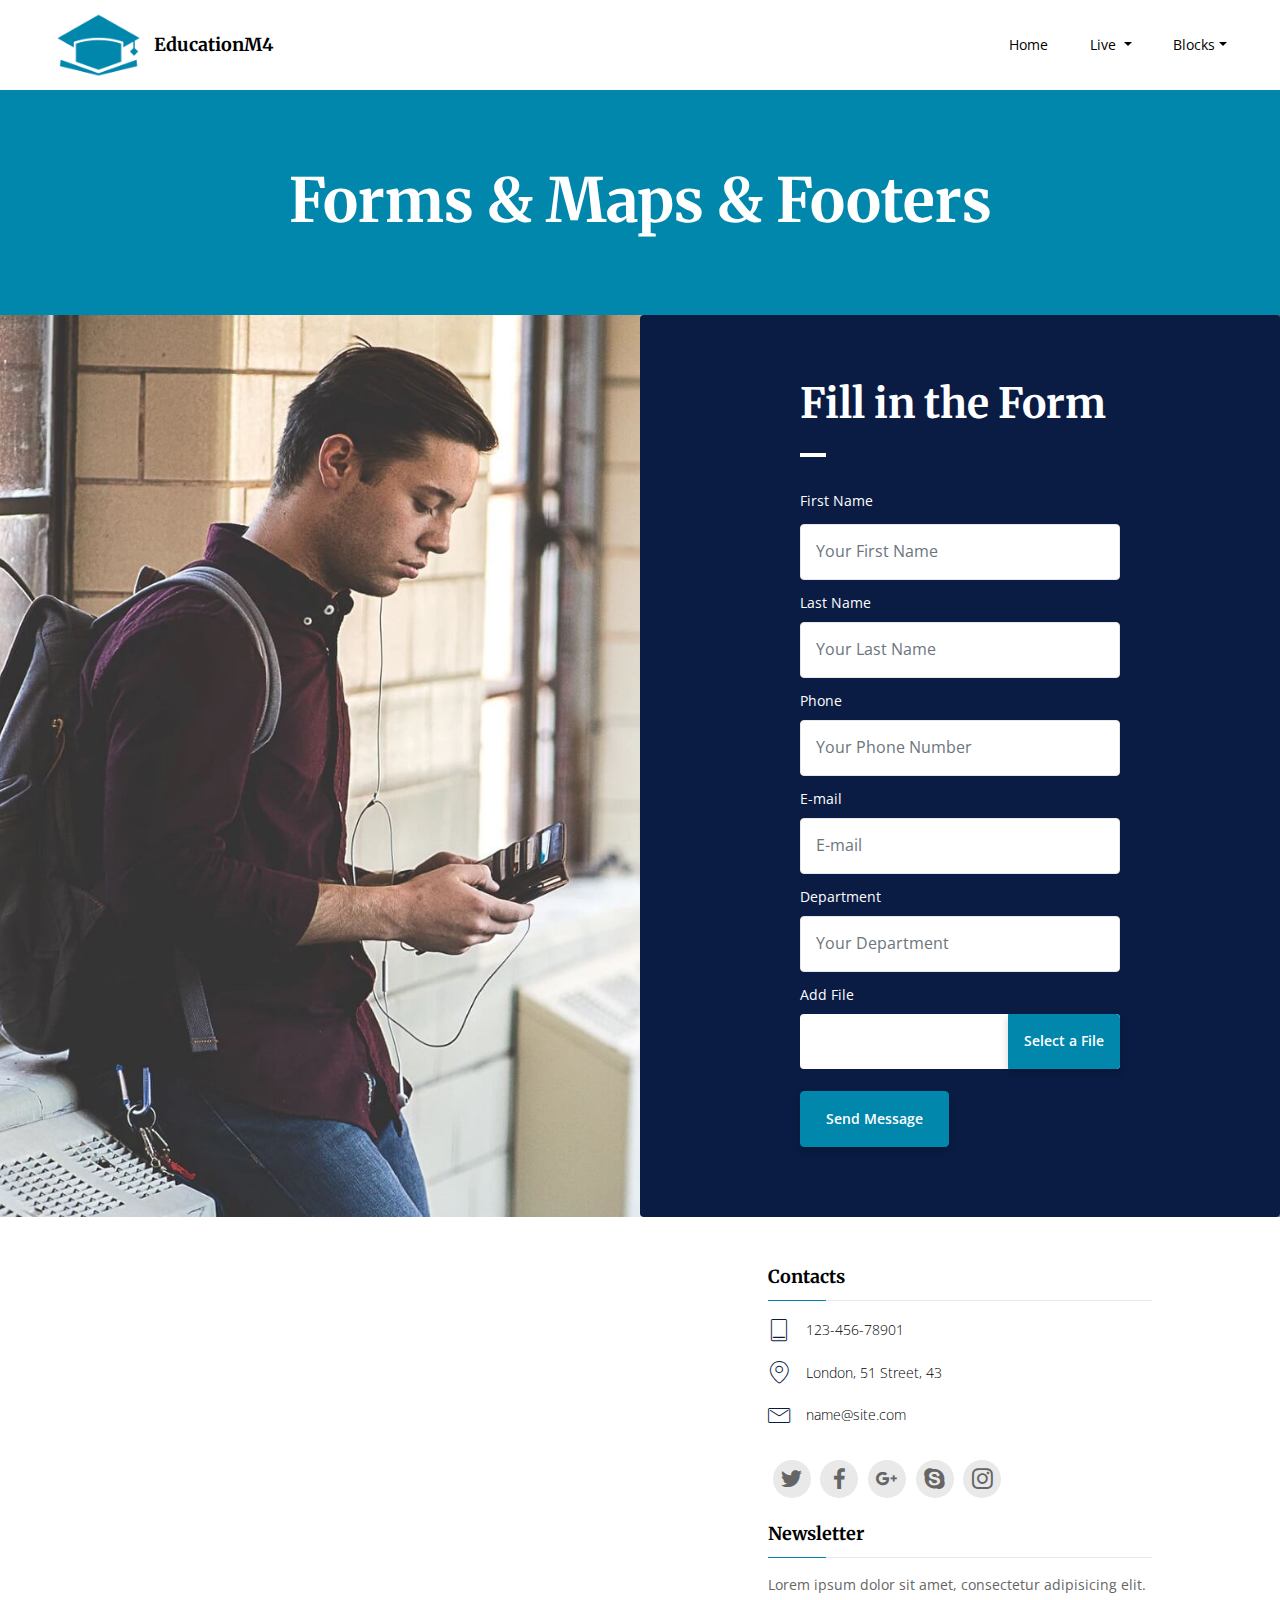
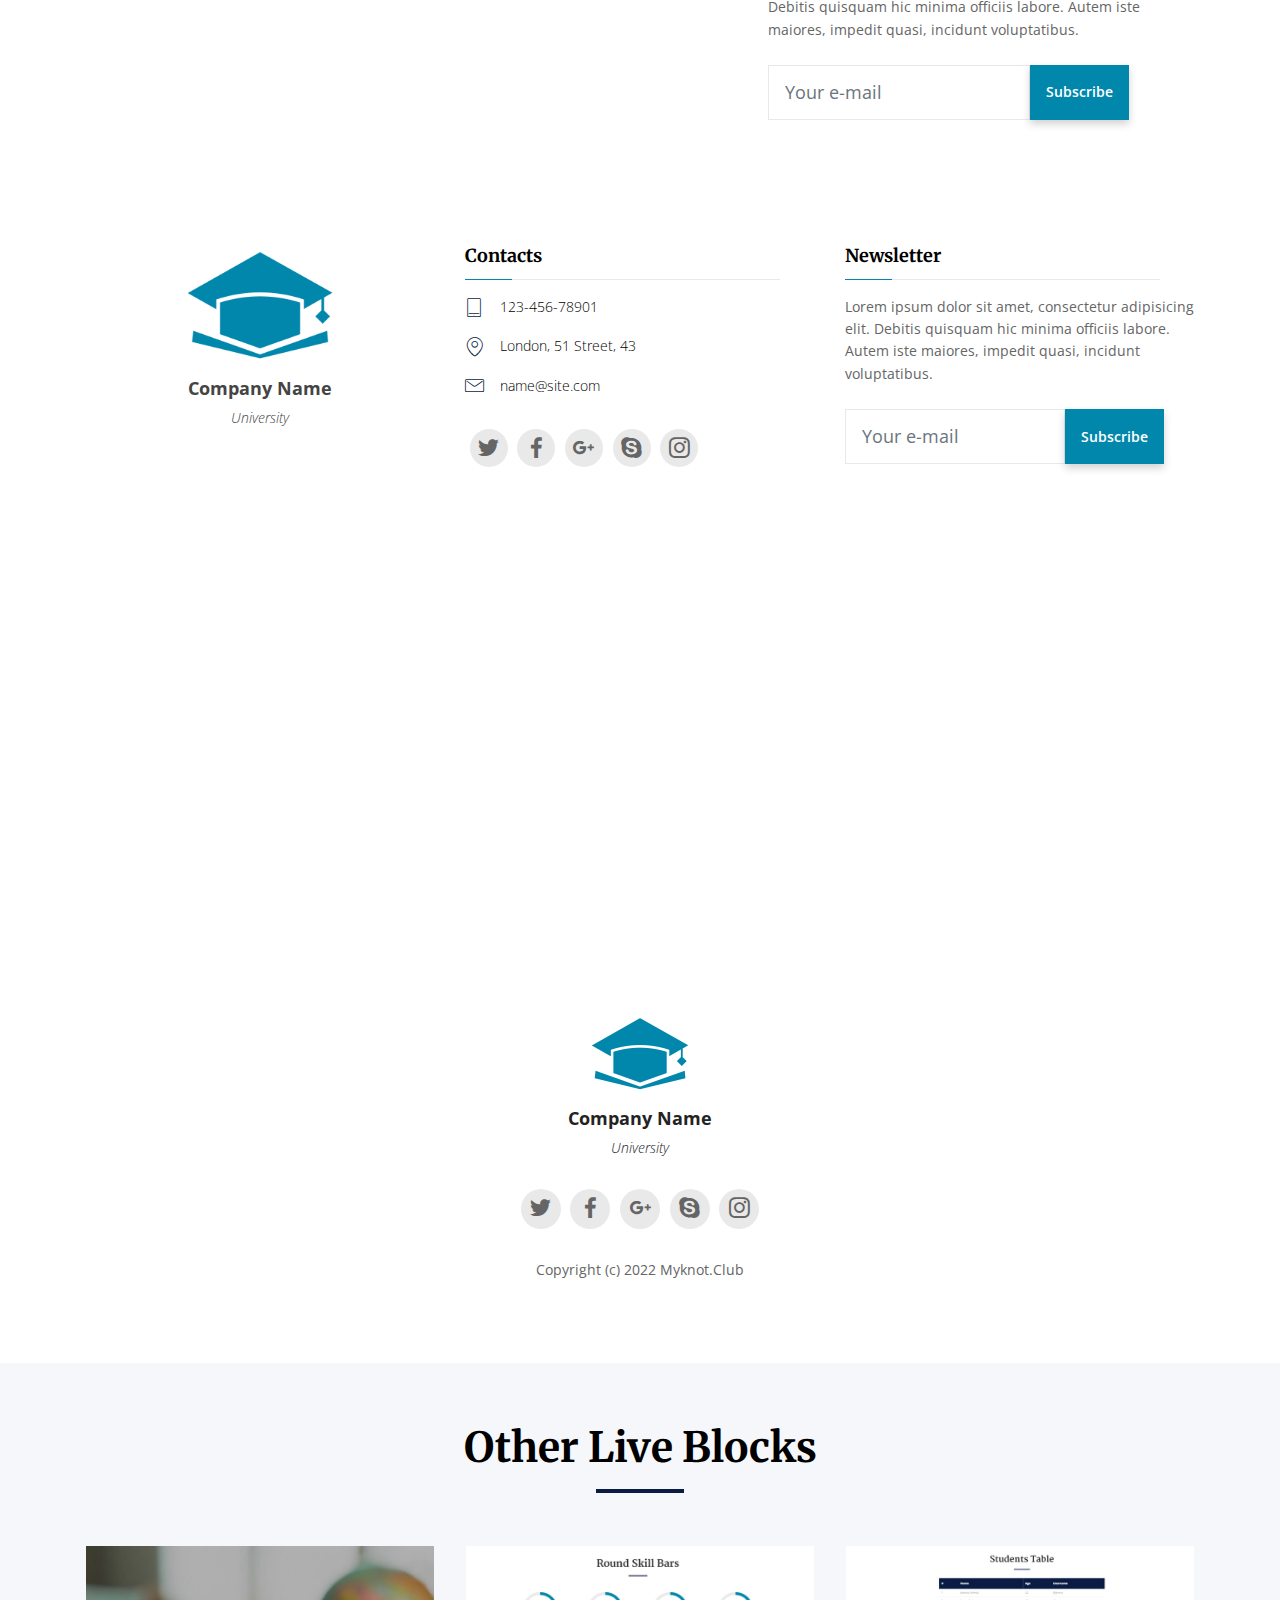
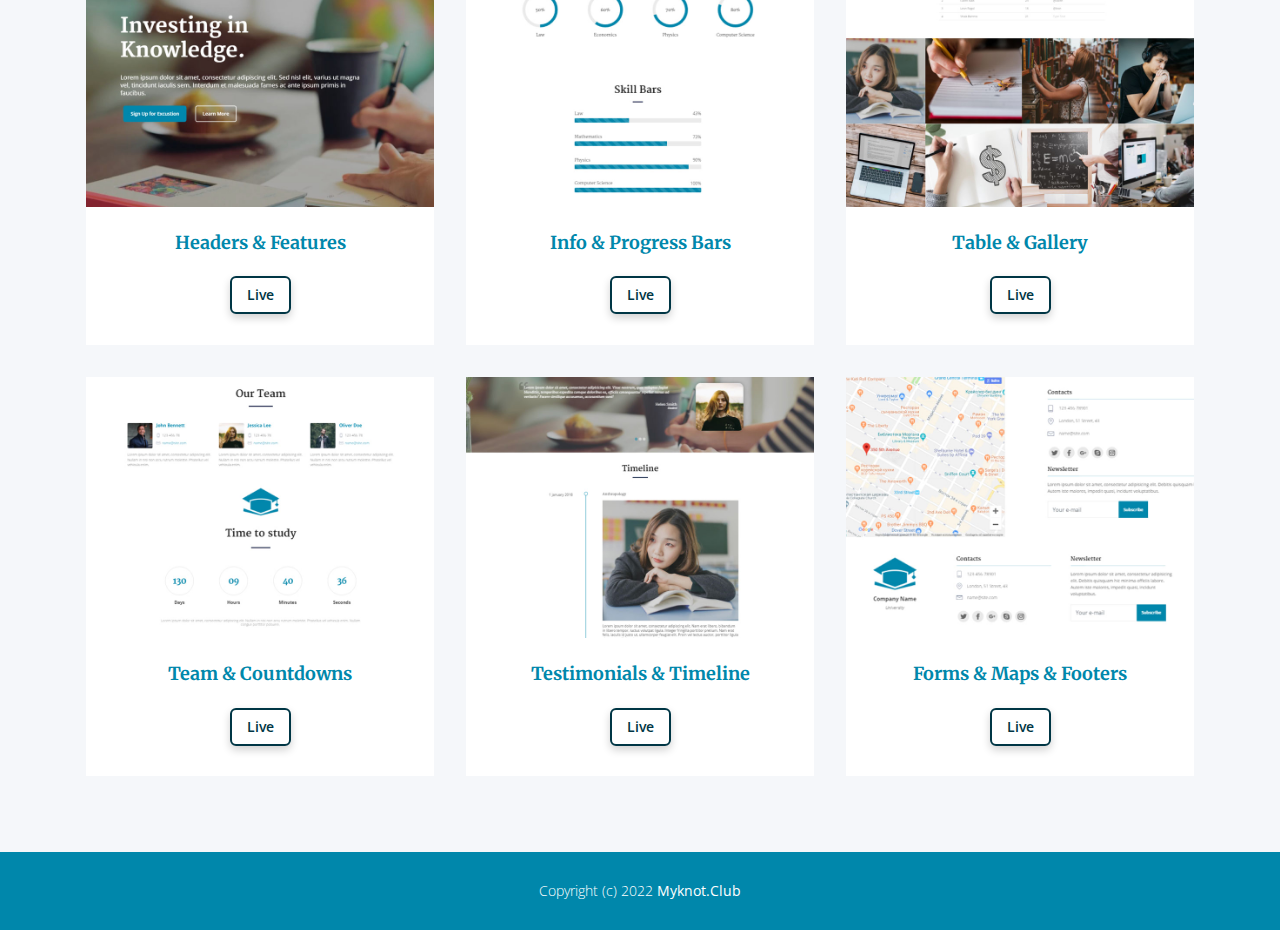
<file: forms.html>
<!DOCTYPE html>
<html >

<head>
  <meta charset="UTF-8">
  <meta http-equiv="X-UA-Compatible" content="IE=edge">
  <meta name="viewport" content="width=device-width, initial-scale=1, minimum-scale=1">
  <link rel="shortcut icon" href="assets/images/logo.png" type="image/x-icon">
  <title>EducationM4</title>
  <link rel="stylesheet" href="assets/web/assets/mobirise-icons-bold/mobirise-icons-bold.css">
  <link rel="stylesheet" href="assets/web/assets/mobirise-icons/mobirise-icons.css">
  <link rel="stylesheet" href="assets/tether/tether.min.css">
  <link rel="stylesheet" href="assets/soundcloud-plugin/style.css">
  <link rel="stylesheet" href="assets/bootstrap/css/bootstrap.min.css">
  <link rel="stylesheet" href="assets/bootstrap/css/bootstrap-grid.min.css">
  <link rel="stylesheet" href="assets/bootstrap/css/bootstrap-reboot.min.css">
  <link rel="stylesheet" href="assets/dropdown/css/style.css">
  <link rel="stylesheet" href="assets/socicon/css/styles.css">
  <link rel="stylesheet" href="assets/theme/css/style.css">
  <link rel="stylesheet" href="assets/mobirise/css/mbr-additional.css" type="text/css">
  
  
  
</head>
<body>

  <section class="menu cid-r1xJbFr6TJ" once="menu" id="menu1-b">

    

    <nav class="navbar navbar-dropdown align-items-center navbar-fixed-top navbar-toggleable-sm">
        
        <div class="menu-bottom">


            <div class="menu-logo">
                <div class="navbar-brand">
                    <span class="navbar-logo">
                        <a href="#">
                            <img src="assets/images/logo.png" alt="Mobirise" style="height: 4rem;">
                        </a>
                    </span>
                    <span class="navbar-caption-wrap"><a href="index.html" class="brand-link mbr-black text-black mbr-bold display-5">EducationM4</a></span>
                </div>
            </div>



            <div class="collapse navbar-collapse" id="navbarSupportedContent">
                <ul class="navbar-nav nav-dropdown js-float-line" data-app-modern-menu="true"><li class="nav-item">
                        <a class="nav-link link mbr-black text-black display-4" href="index.html">
                            Home</a>
                    </li>
                    <li class="nav-item dropdown">
                        <a class="nav-link link mbr-black dropdown-toggle text-black display-4" href="#" data-toggle="dropdown-submenu" aria-expanded="false">Live </a>
                        <div class="dropdown-menu">
                            <a class="mbr-black dropdown-item text-black display-4" href="courses.html">Training Courses </a>
                            <a class="mbr-black dropdown-item text-black display-4" href="university.html" aria-expanded="false">University </a>
                            
                        </div>
                    </li>

                    <li class="nav-item dropdown">
                        <a class="nav-link link mbr-black dropdown-toggle text-black display-4" href="#" data-toggle="dropdown-submenu" aria-expanded="false"> Blocks</a>
                        <div class="dropdown-menu">
                            <a class="mbr-black dropdown-item text-black display-4" href="headers.html">Headers &amp; Features</a>
                            <a class="mbr-black dropdown-item text-black display-4" href="info.html" aria-expanded="false">Info &amp; Progress Bars</a>
                            <a class="mbr-black dropdown-item text-black display-4" href="table.html" aria-expanded="false">Table &amp; Gallery</a><a class="mbr-black text-black dropdown-item display-4" href="team.html" aria-expanded="false">Team &amp; Countdowns</a><a class="mbr-black text-black dropdown-item display-4" href="testimonials.html" aria-expanded="false">Testimonials &amp; Timeline</a><a class="mbr-black text-black dropdown-item display-4" href="forms.html" aria-expanded="false">Forms &amp; Maps &amp; Footers</a>
                        </div>
                    </li></ul>


            </div>
            <button class="navbar-toggler " type="button" data-toggle="collapse" data-target="#navbarSupportedContent" aria-controls="navbarSupportedContent" aria-expanded="false" aria-label="Toggle navigation">
                <div class="hamburger">
                    <span></span>
                    <span></span>
                    <span></span>
                    <span></span>
                </div>
            </button>







        </div>
    </nav>
</section>

<section class="header1 cid-r1ycgtXh20" id="header1-2h">

    

    

    <div class="container align-center">
        <div class="row justify-content-center">
            <div class="mbr-white col-lg-10 col-md-12">
                <h1 class="mbr-section-title mbr-bold align-left mbr-white pb-4 mbr-fonts-style display-1">
                    <div>Forms &amp; Maps &amp; Footers</div>
                </h1>
                
                
            </div>
        </div>
    </div>
    
</section>

<section class="form1 cid-r1xQinJ4eq" id="form1-z">

    

    
    <div class="container-fluid">
        <div class="row justify-content-center">

            <div class="col-lg-6 col-md-5 col-sm-12 align-center">


            </div>




            <div class="col-lg-6 col-md-7 col-sm-12 align-left card" data-form-type="formoid">
                <h2 class="mbr-section-title pb-2 mbr-bold mbr-fonts-style align-left display-2">Fill in the Form</h2>
                <div class="line-wrap">
                    <div class="line"></div>
                </div>
                <div data-form-alert="" hidden="">Thanks for filling out the form!</div>
                <form class="mbr-form" action="#" method="post" data-form-title="Mobirise Form"><input type="hidden" name="email" data-form-email="true" value="iL8D8O1sZz8kJzjS/ivJN3CxgyhJpShHc8BJvceSqxXWladx8DjBj8hD03p7HS/Ber4zE6BtJ1C0b2RqCtmbM1+qsXJY48cS/5sV+zkim89rP02ZIHm5/fF03v5J5omQ">
                    <div class="row row-sm-offset">
                        <div class="col-md-12 multi-horizontal" data-for="name">
                            <div class="form-group">
                                <h4 class="mbr-fonts-style pb-2 mbr-bold form-title display-4"><span style="font-weight: normal;">
                                        First Name</span></h4>
                                <input type="text" class="form-control" name="name" placeholder="Your First Name" data-form-field="Name" required="" id="name-form1-z">
                            </div>
                        </div>
                        <div class="col-md-12 multi-horizontal" data-for="lastname">
                            <div class="form-group">
                                <h4 class="mbr-fonts-style pb-1 mbr-bold form-title display-4"><span style="font-weight: normal;">Last Name</span></h4>
                                <input type="text" class="form-control" name="lastname" placeholder="Your Last Name" data-form-field="Last Name" required="" id="lastname-form1-z">
                            </div>
                        </div>
                        <div class="col-md-12 multi-horizontal" data-for="phone">
                            <div class="form-group">
                                <h4 class="mbr-fonts-style pb-1 mbr-bold form-title display-4"><span style="font-weight: normal;">Phone</span></h4>
                                <input type="text" class="form-control" name="phone" placeholder="Your Phone Number" data-form-field="Phone" id="phone-form1-z">
                            </div>
                        </div>
                        <div class="col-md-12 multi-horizontal" data-for="mail">
                            <div class="form-group">
                                <h4 class="mbr-fonts-style pb-1 mbr-bold form-title display-4"><span style="font-weight: normal;">E-mail</span></h4>
                                <input type="text" class="form-control" name="mail" placeholder="E-mail" data-form-field="E-mail" id="mail-form1-z">
                            </div>
                        </div>
                        <div class="col-md-12 multi-horizontal" data-for="department">
                            <div class="form-group">
                                <h4 class="mbr-fonts-style pb-1 mbr-bold form-title display-4"><span style="font-weight: normal;">Department</span></h4>
                                <input type="text" class="form-control" name="department" placeholder="Your Department" data-form-field="Department" id="department-form1-z">
                            </div>
                        </div>
                        <div class="col-md-12 multi-horizontal" data-for="file">
                            <div class="form-group">
                                <h4 class="mbr-fonts-style pb-1 mbr-bold form-title display-4"><span style="font-weight: normal;">Add File</span></h4>

                                <div class="form-control form-file" for="file-form1-z">

                                    <label for="file-form1-z" class="input-group-btn"><a class="btn btn-form btn-file btn-primary display-4">Select
                                            a File</a></label>
                                </div>
                                <input type="file" class="form-control" name="file" placeholder="File" data-form-field="File" id="file-form1-z">
                            </div>
                        </div>

                    </div>
                    <span class="input-group-btn"><button href="#" type="submit" class="btn btn-form btn-lg btn-primary display-4">Send
                            Message
                        </button></span>
                </form>
            </div>
        </div>
    </div>
</section>

<section class="map1 cid-r1xQiHrVkP" id="map1-10">

    

    

    <div class="container-fluid">
        <div class="row">

            <div class="col-lg-6 col-md-12 col-sm-12">


                <div class="google-map"><iframe frameborder="0" style="border:0" src="https://www.google.com/maps/embed/v1/place?key=AIzaSyA0Dx_boXQiwvdz8sJHoYeZNVTdoWONYkU&amp;q=place_id:ChIJn6wOs6lZwokRLKy1iqRcoKw" allowfullscreen=""></iframe></div>


                <div class="map-placeholder">
                    <div placeholder="">
                        <div class="mobirise-spinner">
                            <em></em>
                            <em></em>
                            <em></em>
                        </div>
                    </div>
                </div>

            </div>






            <div class="card col-lg-6 col-md-12 col-sm-12">

                <h3 class="mbr-text mbr-bold mbr-fonts-style group-title display-5">Contacts</h3>

                <div class="stripe"></div>

                <div class="mbr-row items mbr-white">
                    



                    
                    

                <div class="list-item mbr-col-lg-12 mbr-col-md-12 mbr-col-sm-12">
                        <span class="mbr-iconfont listico mbri-tablet-vertical" style="color: rgb(10, 28, 68);"></span>
                        <h5 class="mbr-fonts-style text2 display-4">123-456-78901</h5>
                    </div><div class="list-item mbr-col-lg-12 mbr-col-md-12 mbr-col-sm-12">
                        <span class="mbr-iconfont listico mbri-pin" style="color: rgb(10, 28, 68);"></span>
                        <h5 class="mbr-fonts-style text2 display-4">London,
                            51 Street, 43</h5>
                    </div><div class="list-item mbr-col-lg-12 mbr-col-md-12 mbr-col-sm-12">
                        <span class="mbr-iconfont listico mbri-letter" style="color: rgb(10, 28, 68);"></span>
                        <h5 class="mbr-fonts-style text2 display-4">name@site.com</h5>
                    </div></div>



                <div class="social-list py-4">
                    <div class="soc-item">
                        <a href="https://twitter.com/mobirise" target="_blank">
                            <div class="mbr-iconfont mbr-iconfont-social socicon-twitter socicon" style="color: rgb(101, 101, 101);" media-simple="true"></div>
                        </a>
                    </div>
                    <div class="soc-item">
                        <a href="https://www.facebook.com/pages/Mobirise/1616226671953247" target="_blank">
                            <div class="mbr-iconfont mbr-iconfont-social socicon-facebook socicon" style="color: rgb(101, 101, 101);" media-simple="true"></div>
                        </a>
                    </div>
                    <div class="soc-item">
                        <a href="https://plus.google.com/u/0/+Mobirise" target="_blank">
                            <div class="mbr-iconfont mbr-iconfont-social socicon-googleplus socicon" style="color: rgb(101, 101, 101);" media-simple="true"></div>
                        </a>
                    </div>
                    <div class="soc-item">
                        <a href="https://instagram.com/mobirise" target="_blank">
                            <div class="mbr-iconfont mbr-iconfont-social socicon-skype socicon" style="color: rgb(101, 101, 101);" media-simple="true"></div>
                        </a>
                    </div>
                    <div class="soc-item">
                        <a href="https://instagram.com/mobirise" target="_blank">
                            <div class="mbr-iconfont mbr-iconfont-social socicon-instagram socicon" style="color: rgb(101, 101, 101);" media-simple="true"></div>
                        </a>
                    </div>
                    
                </div>



                <h3 class="mbr-text mbr-bold mbr-fonts-style group-title display-5">Newsletter</h3>
                <div class="stripe"></div>

                <p class="mbr-text mbr-normal py-2 links mbr-fonts-style display-4">
                    Lorem ipsum dolor sit amet, consectetur adipisicing elit. Debitis quisquam hic minima officiis labore. Autem iste maiores,
                    impedit quasi, incidunt voluptatibus.</p>

                <div data-form-type="formoid">
                    <div data-form-alert="" hidden="">Thanks for filling out the form!</div>
                    <form class="mbr-form" action="#" method="post" data-form-title="Mobirise Form"><input type="hidden" name="email" data-form-email="true" value="rQWUK8hz2EQ37rbEEt8Oz1UT16kXIx9VrnwvMMZQZs/DWeSOYHeU5aZhj5yt9oOXotRvzOCCBHqne6h0Cpf4nDV54wfZbQ1WDosmOY6feCnS9aMCfcF2KWeYQWCKsc9a" data-form-field="Email">

                        <div data-for="person">
                            <div class="form-group">
                                <input type="mail" class="form-control" name="email" placeholder="Your e-mail" data-form-field="Email" id="email-map1-10">
                            </div>
                        </div>
                        <span class="input-group-btn"><button href="#" type="submit" class="btn btn-form btn-primary display-4">Subscribe</button></span>
                    </form>
                </div>




            </div>
        </div>
    </div>
</section>

<section class="footer1 cid-r1xQkss5bF" id="footer1-12">

    

    

    <div class="container">
        <div class="row">

            <div class="col-lg-4 col-md-12 col-sm-12">

                <div class="navbar-brand pb-3">
                    <div class="logo">
                        <a href="#">
                            <img class="navbar-logo" src="assets/images/logo.png" alt="Mobirise">
                        </a>
                    </div>
                </div>

                <h3 class="mbr-text mbr-bold mbr-fonts-style logo-title display-7">Company
                    Name
                </h3>

                <h4 class="mbr-text mbr-fonts-style logo-sub-title display-4"><em>University</em></h4>


            </div>






            <div class="col-lg-4 col-md-12 col-sm-12">

                <h3 class="mbr-text mbr-bold mbr-fonts-style group-title display-5">Contacts</h3>

                <div class="stripe"></div>

                <div class="mbr-row items mbr-white">
                    



                    
                    

                <div class="list-item mbr-col-lg-12 mbr-col-md-12 mbr-col-sm-12">
                        <span class="mbr-iconfont listico mbri-tablet-vertical" style="color: rgb(10, 28, 68);"></span>
                        <h5 class="mbr-fonts-style text2 display-4">123-456-78901</h5>
                    </div><div class="list-item mbr-col-lg-12 mbr-col-md-12 mbr-col-sm-12">
                        <span class="mbr-iconfont listico mbri-pin" style="color: rgb(10, 28, 68);"></span>
                        <h5 class="mbr-fonts-style text2 display-4">London,
                            51 Street, 43</h5>
                    </div><div class="list-item mbr-col-lg-12 mbr-col-md-12 mbr-col-sm-12">
                        <span class="mbr-iconfont listico mbri-letter" style="color: rgb(10, 28, 68);"></span>
                        <h5 class="mbr-fonts-style text2 display-4">name@site.com</h5>
                    </div></div>



                <div class="social-list py-4">
                    <div class="soc-item">
                        <a href="https://twitter.com/mobirise" target="_blank">
                            <div class="mbr-iconfont mbr-iconfont-social socicon-twitter socicon" style="color: rgb(101, 101, 101);" media-simple="true"></div>
                        </a>
                    </div>
                    <div class="soc-item">
                        <a href="https://www.facebook.com/pages/Mobirise/1616226671953247" target="_blank">
                            <div class="mbr-iconfont mbr-iconfont-social socicon-facebook socicon" style="color: rgb(101, 101, 101);" media-simple="true"></div>
                        </a>
                    </div>
                    <div class="soc-item">
                        <a href="https://plus.google.com/u/0/+Mobirise" target="_blank">
                            <div class="mbr-iconfont mbr-iconfont-social socicon-googleplus socicon" style="color: rgb(101, 101, 101);" media-simple="true"></div>
                        </a>
                    </div>
                    <div class="soc-item">
                        <a href="https://instagram.com/mobirise" target="_blank">
                            <div class="mbr-iconfont mbr-iconfont-social socicon-skype socicon" style="color: rgb(101, 101, 101);" media-simple="true"></div>
                        </a>
                    </div>
                    <div class="soc-item">
                        <a href="https://instagram.com/mobirise" target="_blank">
                            <div class="mbr-iconfont mbr-iconfont-social socicon-instagram socicon" style="color: rgb(101, 101, 101);" media-simple="true"></div>
                        </a>
                    </div>
                    
                </div>


            </div>

            <div class="col-lg-4 col-md-12 col-sm-12 img-list">
                <h3 class="mbr-text mbr-bold mbr-fonts-style group-title display-5">Newsletter</h3>
                <div class="stripe"></div>

                <p class="mbr-text mbr-normal py-2 links mbr-fonts-style display-4">
                    Lorem ipsum dolor sit amet, consectetur adipisicing elit. Debitis quisquam hic minima officiis labore. Autem iste maiores,
                    impedit quasi, incidunt voluptatibus.</p>

                <div data-form-type="formoid">
                    <div data-form-alert="" hidden="">Thanks for filling out the form!</div>
                    <form class="mbr-form" action="#" method="post" data-form-title="Mobirise Form"><input type="hidden" name="email" data-form-email="true" value="7EN/ZnaGN6Kjk14PuIR/LUAjVa/nym1EcanRKSMsP9h/yiYIpR1U7L1X4dFoXiuW8Yl2kdAdnxj2G2PTTUPxT6igF1PrAtMEesuWmA2BA3W7ptk3Q8XcXmF1GRfjNjAQ" data-form-field="Email">

                        <div data-for="person">
                            <div class="form-group">
                                <input type="mail" class="form-control" name="email" placeholder="Your e-mail" data-form-field="Email" id="email-footer1-12">
                            </div>
                        </div>
                        <span class="input-group-btn"><button href="#" type="submit" class="btn btn-form btn-primary display-4">Subscribe</button></span>
                    </form>
                </div>




            </div>
        </div>
    </div>
</section>

<section class="map cid-r1xQiYLSZE" id="map2-11">

    
    <div class="mbr-row mbr-justify-content-center">
        <div class="map-title mbr-col-sm-12 mbr-col-md-12 align-center">
            
        </div>
        <div class="google-map"><iframe frameborder="0" style="border:0" src="https://www.google.com/maps/embed/v1/place?key=AIzaSyA0Dx_boXQiwvdz8sJHoYeZNVTdoWONYkU&amp;q=place_id:ChIJn6wOs6lZwokRLKy1iqRcoKw" allowfullscreen=""></iframe></div>



        <div class="map-placeholder">
            <div placeholder="">
                <div class="mobirise-spinner">
                    <em></em>
                    <em></em>
                    <em></em>
                </div>
            </div>
        </div>






    </div>
</section>

<section class="footer1 cid-r1xQl4hewK" id="footer3-13">

    

    

    <div class="container">
        <div class="row justify-content-center">

            <div class="col-lg-6 col-md-8 col-sm-12">

                <div class="navbar-brand pb-3">
                    <div class="logo">
                        <a href="#">
                            <img class="navbar-logo" src="assets/images/logo.png" alt="Mobirise">
                        </a>
                    </div>
                </div>

                <h3 class="mbr-text mbr-bold mbr-fonts-style logo-title display-7">Company
                    Name
                </h3>

                <h4 class="mbr-text mbr-fonts-style logo-sub-title display-4"><em>University</em></h4>



                <div class="social-list py-4">
                    <div class="soc-item">
                        <a href="#" target="_blank">
                            <div class="mbr-iconfont mbr-iconfont-social socicon-twitter socicon" style="color: rgb(101, 101, 101);" media-simple="true"></div>
                        </a>
                    </div>
                    <div class="soc-item">
                        <a href="#" target="_blank">
                            <div class="mbr-iconfont mbr-iconfont-social socicon-facebook socicon" style="color: rgb(101, 101, 101);" media-simple="true"></div>
                        </a>
                    </div>
                    <div class="soc-item">
                        <a href="#" target="_blank">
                            <div class="mbr-iconfont mbr-iconfont-social socicon-googleplus socicon" style="color: rgb(101, 101, 101);" media-simple="true"></div>
                        </a>
                    </div>
                    <div class="soc-item">
                        <a href="#" target="_blank">
                            <div class="mbr-iconfont mbr-iconfont-social socicon-skype socicon" style="color: rgb(101, 101, 101);" media-simple="true"></div>
                        </a>
                    </div>
                    <div class="soc-item">
                        <a href="#" target="_blank">
                            <div class="mbr-iconfont mbr-iconfont-social socicon-instagram socicon" style="color: rgb(101, 101, 101);" media-simple="true"></div>
                        </a>
                    </div>
                    
                </div>
                <p class="mbr-text mbr-normal py-2 links mbr-fonts-style display-4">
                    Copyright (c) 2022 Myknot.Club</p>

            </div>









        </div>
    </div>

</section>

<section class="features1 cid-r1yciuzEvv" id="features1-2i">

    

    
    <div class="container">
        <div class="row justify-content-center">
            <div class="col-md-12">
                <h2 class="mbr-section-title pb-2 mbr-bold mbr-fonts-style align-left display-2">Other Live  Blocks</h2>
                <div class="line-wrap">
                    <div class="line"></div>
                </div>

            </div>
        </div>
        <div class="row row-content justify-content-center">
            <div class="card p-3 col-12 col-md-6 col-lg-4">
                <div class="card-wrapper">
                    <div class="card-img">
                        <a href="headers.html"><img src="assets/images/01.jpg" title="" alt=""></a>
                    </div>
                    <div class="card-box">
                        <h4 class="card-title mbr-fonts-style mbr-bold display-5">
                            Headers &amp; Features</h4>
                        
                        
                        <div class="mbr-section-btn"><a href="headers.html" class="btn btn-primary-outline display-4">Live </a></div>
                    </div>
                </div>
            </div>

            <div class="card p-3 col-12 col-md-6 col-lg-4">
                <div class="card-wrapper">
                    <div class="card-img">
                        <a href="info.html"><img src="assets/images/02.jpg" title="" alt=""></a>
                    </div>
                    <div class="card-box">
                        <h4 class="card-title mbr-fonts-style mbr-bold display-5">Info &amp; Progress Bars</h4>
                        
                        
                        <div class="mbr-section-btn"><a href="info.html" class="btn btn-primary-outline display-4">Live </a></div>
                    </div>
                </div>
            </div>

            <div class="card p-3 col-12 col-md-6 col-lg-4">
                <div class="card-wrapper">
                    <div class="card-img">
                        <a href="table.html"><img src="assets/images/03.jpg" title="" alt=""></a>
                    </div>
                    <div class="card-box">
                        <h4 class="card-title mbr-fonts-style mbr-bold display-5">Table &amp; Gallery</h4>
                        
                        
                        <div class="mbr-section-btn"><a href="table.html" class="btn btn-primary-outline display-4">Live </a></div>
                    </div>
                </div>
            </div>
            <div class="card p-3 col-12 col-md-6 col-lg-4">
                <div class="card-wrapper">
                    <div class="card-img">
                        <a href="team.html"><img src="assets/images/04.jpg" title="" alt=""></a>
                    </div>
                    <div class="card-box">
                        <h4 class="card-title mbr-fonts-style mbr-bold display-5">Team &amp; Countdowns</h4>
                        
                        
                        <div class="mbr-section-btn"><a href="team.html" class="btn btn-primary-outline display-4">Live </a></div>
                    </div>
                </div>
            </div>

            <div class="card p-3 col-12 col-md-6 col-lg-4">
                <div class="card-wrapper">
                    <div class="card-img">
                        <a href="testimonials.html"><img src="assets/images/05.jpg" title="" alt=""></a>
                    </div>
                    <div class="card-box">
                        <h4 class="card-title mbr-fonts-style mbr-bold display-5">
                            Testimonials &amp; Timeline</h4>
                        
                        
                        <div class="mbr-section-btn"><a href="testimonials.html" class="btn btn-primary-outline display-4">Live </a></div>
                    </div>
                </div>
            </div>

            <div class="card p-3 col-12 col-md-6 col-lg-4">
                <div class="card-wrapper">
                    <div class="card-img">
                        <a href="forms.html"><img src="assets/images/06.jpg" title="" alt=""></a>
                    </div>
                    <div class="card-box">
                        <h4 class="card-title mbr-fonts-style mbr-bold display-5">Forms &amp; Maps &amp; Footers</h4>
                        
                        
                        <div class="mbr-section-btn"><a href="forms.html" class="btn btn-primary-outline display-4">Live </a></div>
                    </div>
                </div>
            </div>

        </div>
    </div>
</section>

<section class="footer2 cid-r1xQlAcHf0" id="footer2-14">

    

    

    <div class="container">

        <div class="row">
            <div class="col-sm-12">
                <p class="mbr-text links mbr-fonts-style display-4">
                    Copyright (c) 2022
                    <a href="https://www.myknot.club/" class="text-white">Myknot.Club</a>
                </p>
            </div>
        </div>
    </div>
</section>


  <script src="assets/web/assets/jquery/jquery.min.js"></script>
  <script src="assets/popper/popper.min.js"></script>
  <script src="assets/tether/tether.min.js"></script>
  <script src="assets/bootstrap/js/bootstrap.min.js"></script>
  <script src="assets/dropdown/js/script.min.js"></script>
  <script src="assets/touchswipe/jquery.touch-swipe.min.js"></script>
  <script src="assets/smoothscroll/smooth-scroll.js"></script>
  <script src="assets/theme/js/script.js"></script>
  <script src="assets/formoid/formoid.min.js"></script>
  
  
</body>

</html>
</file>
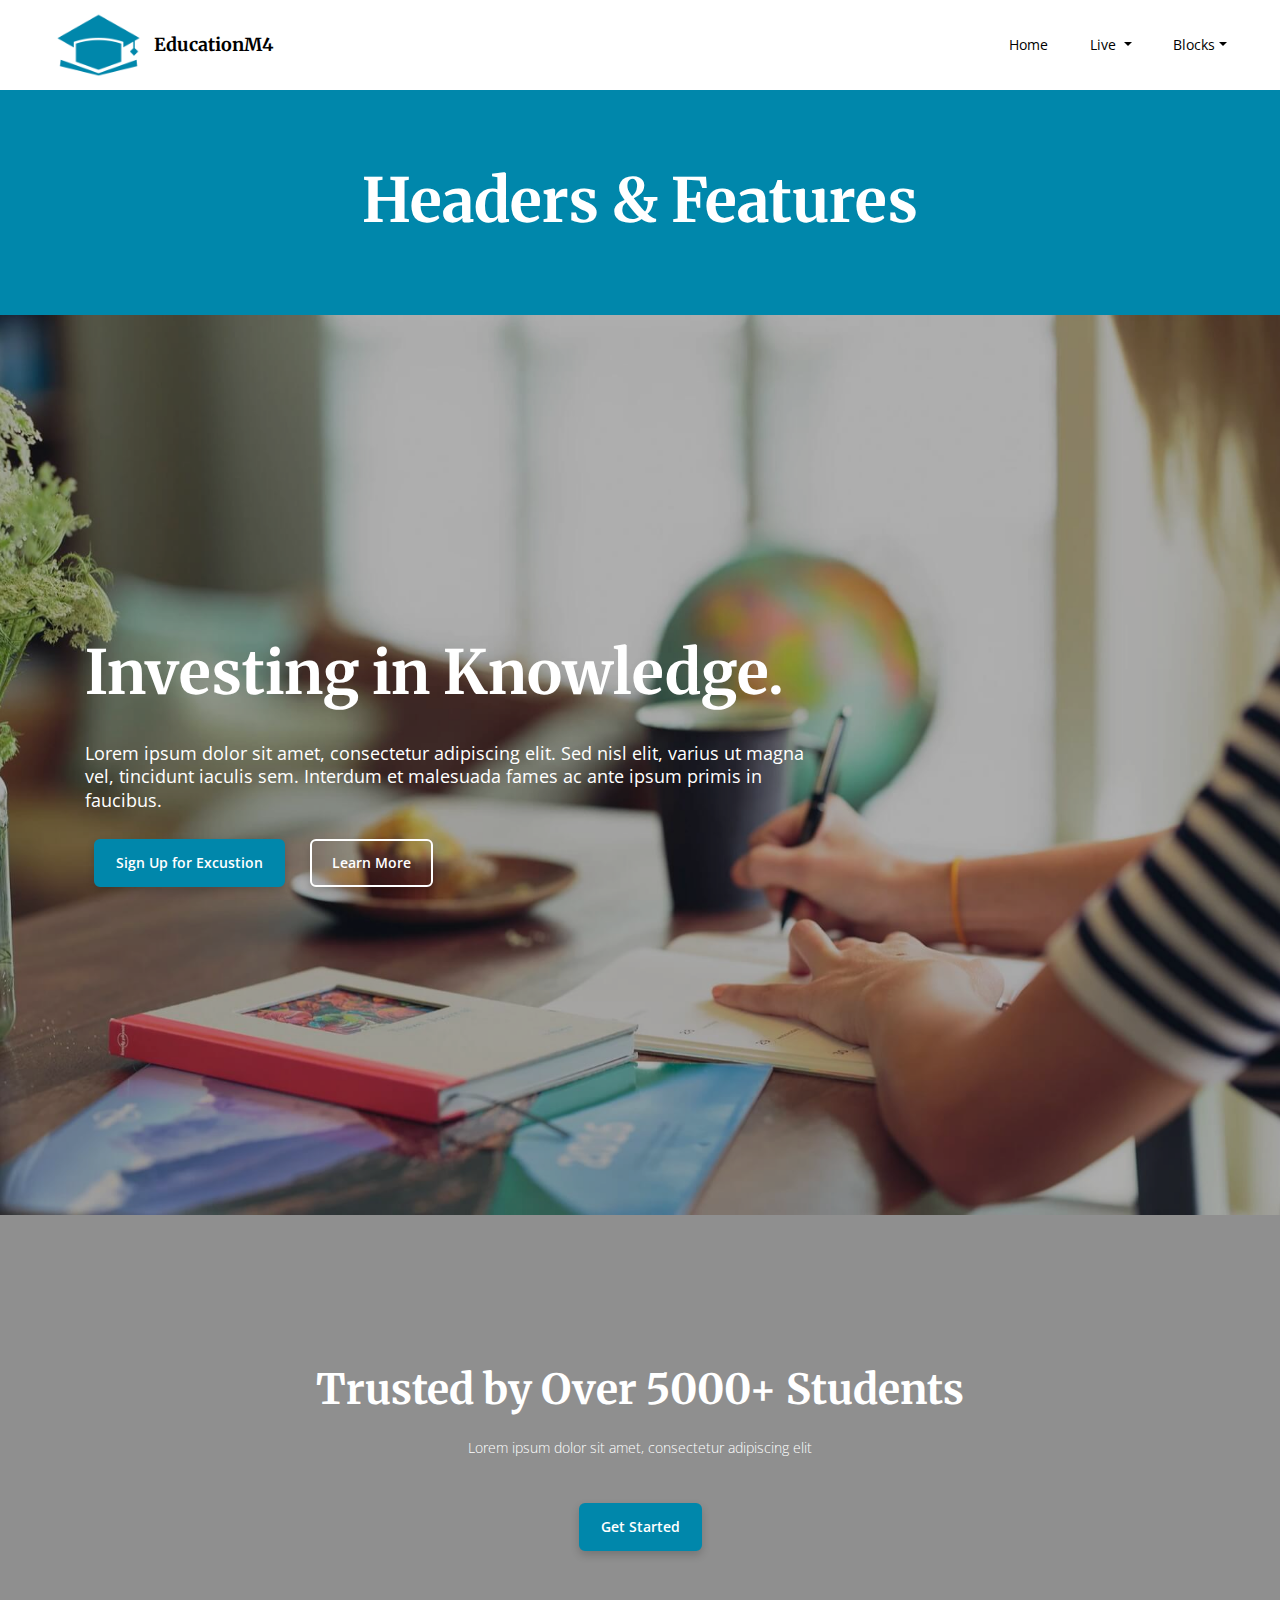
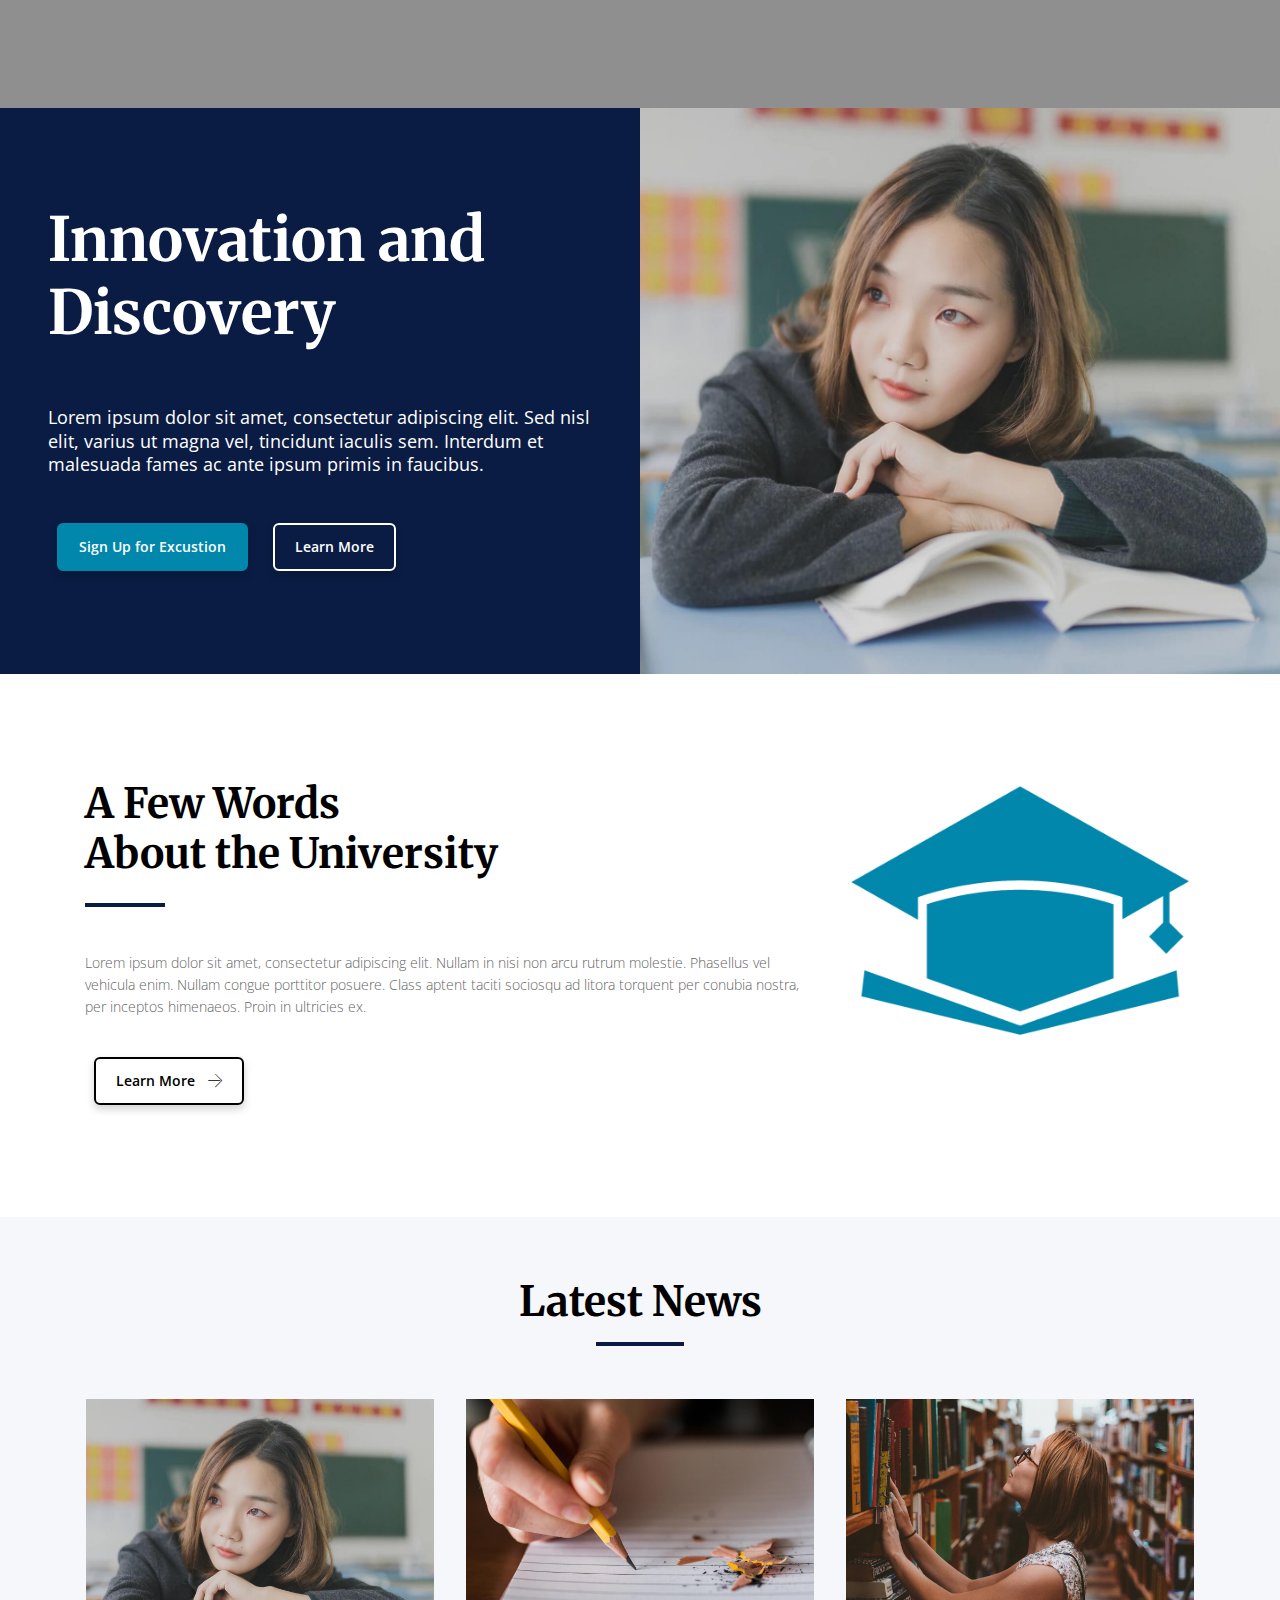
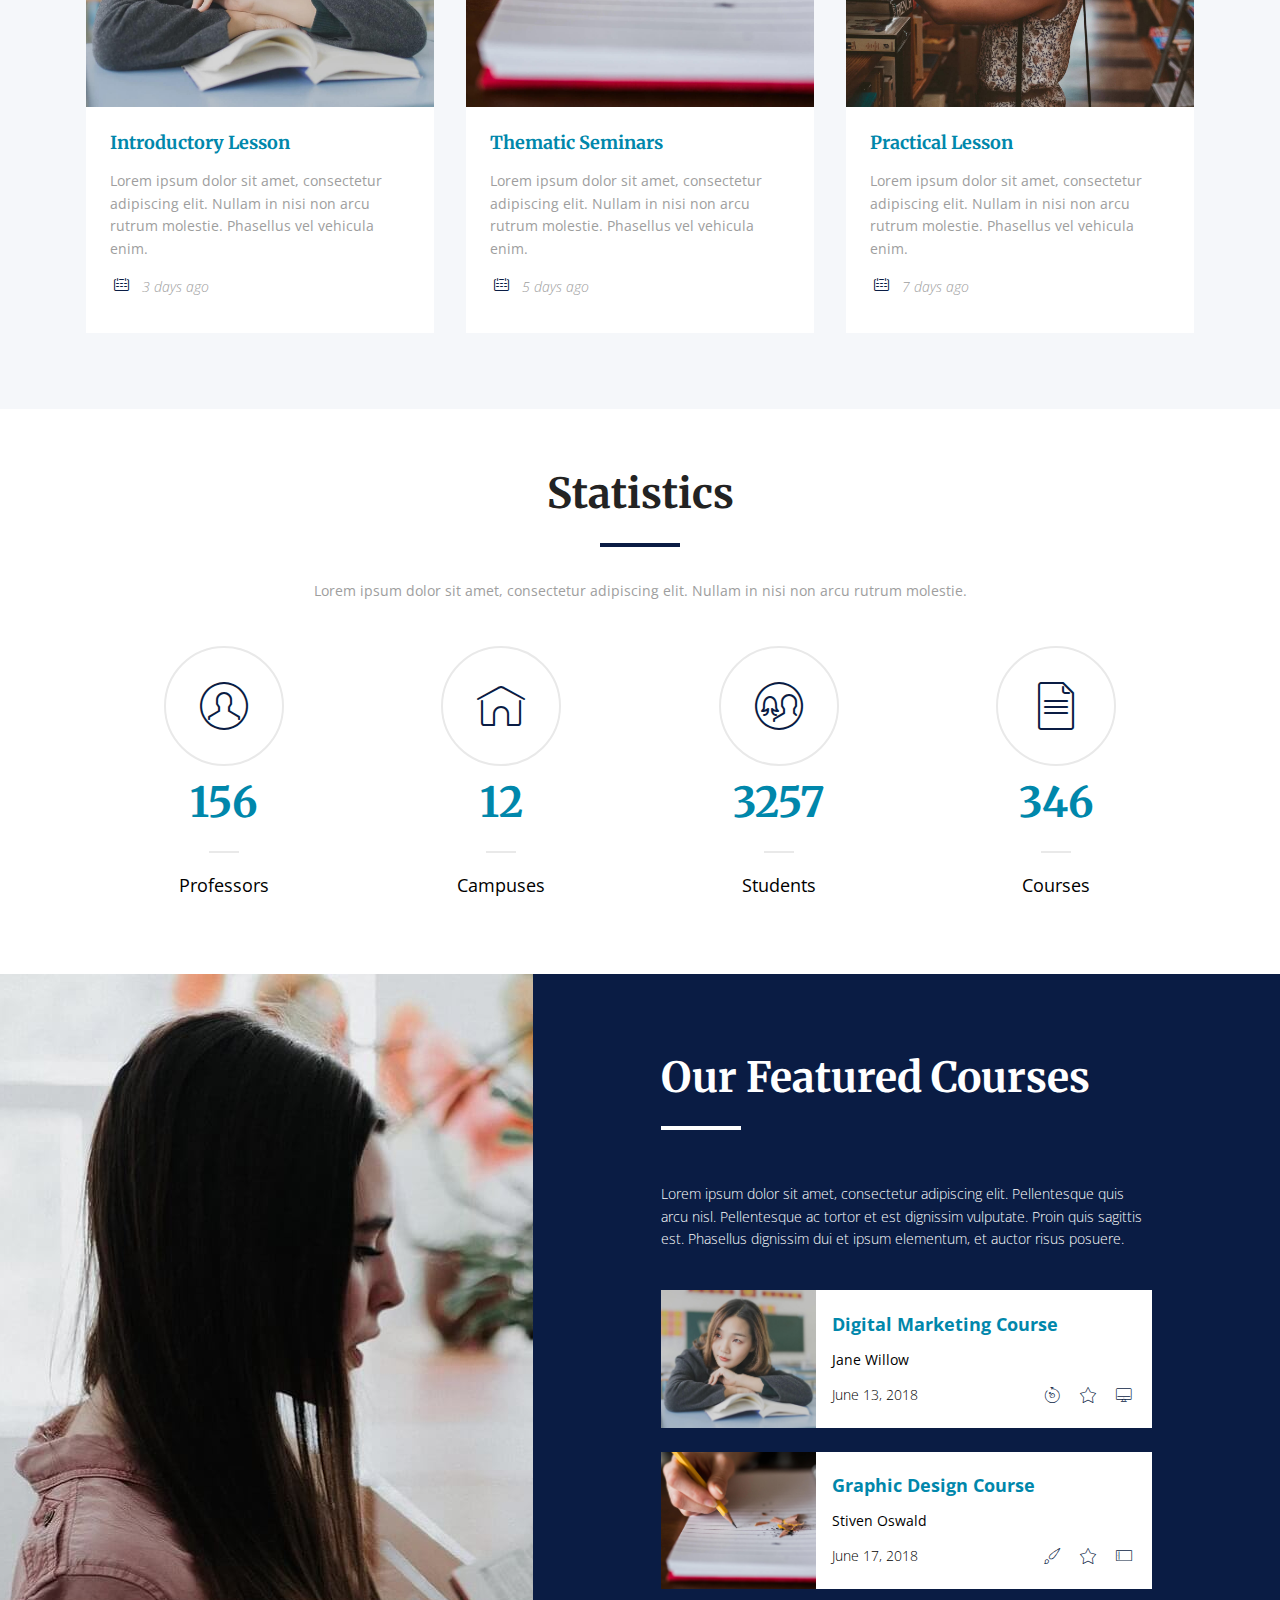
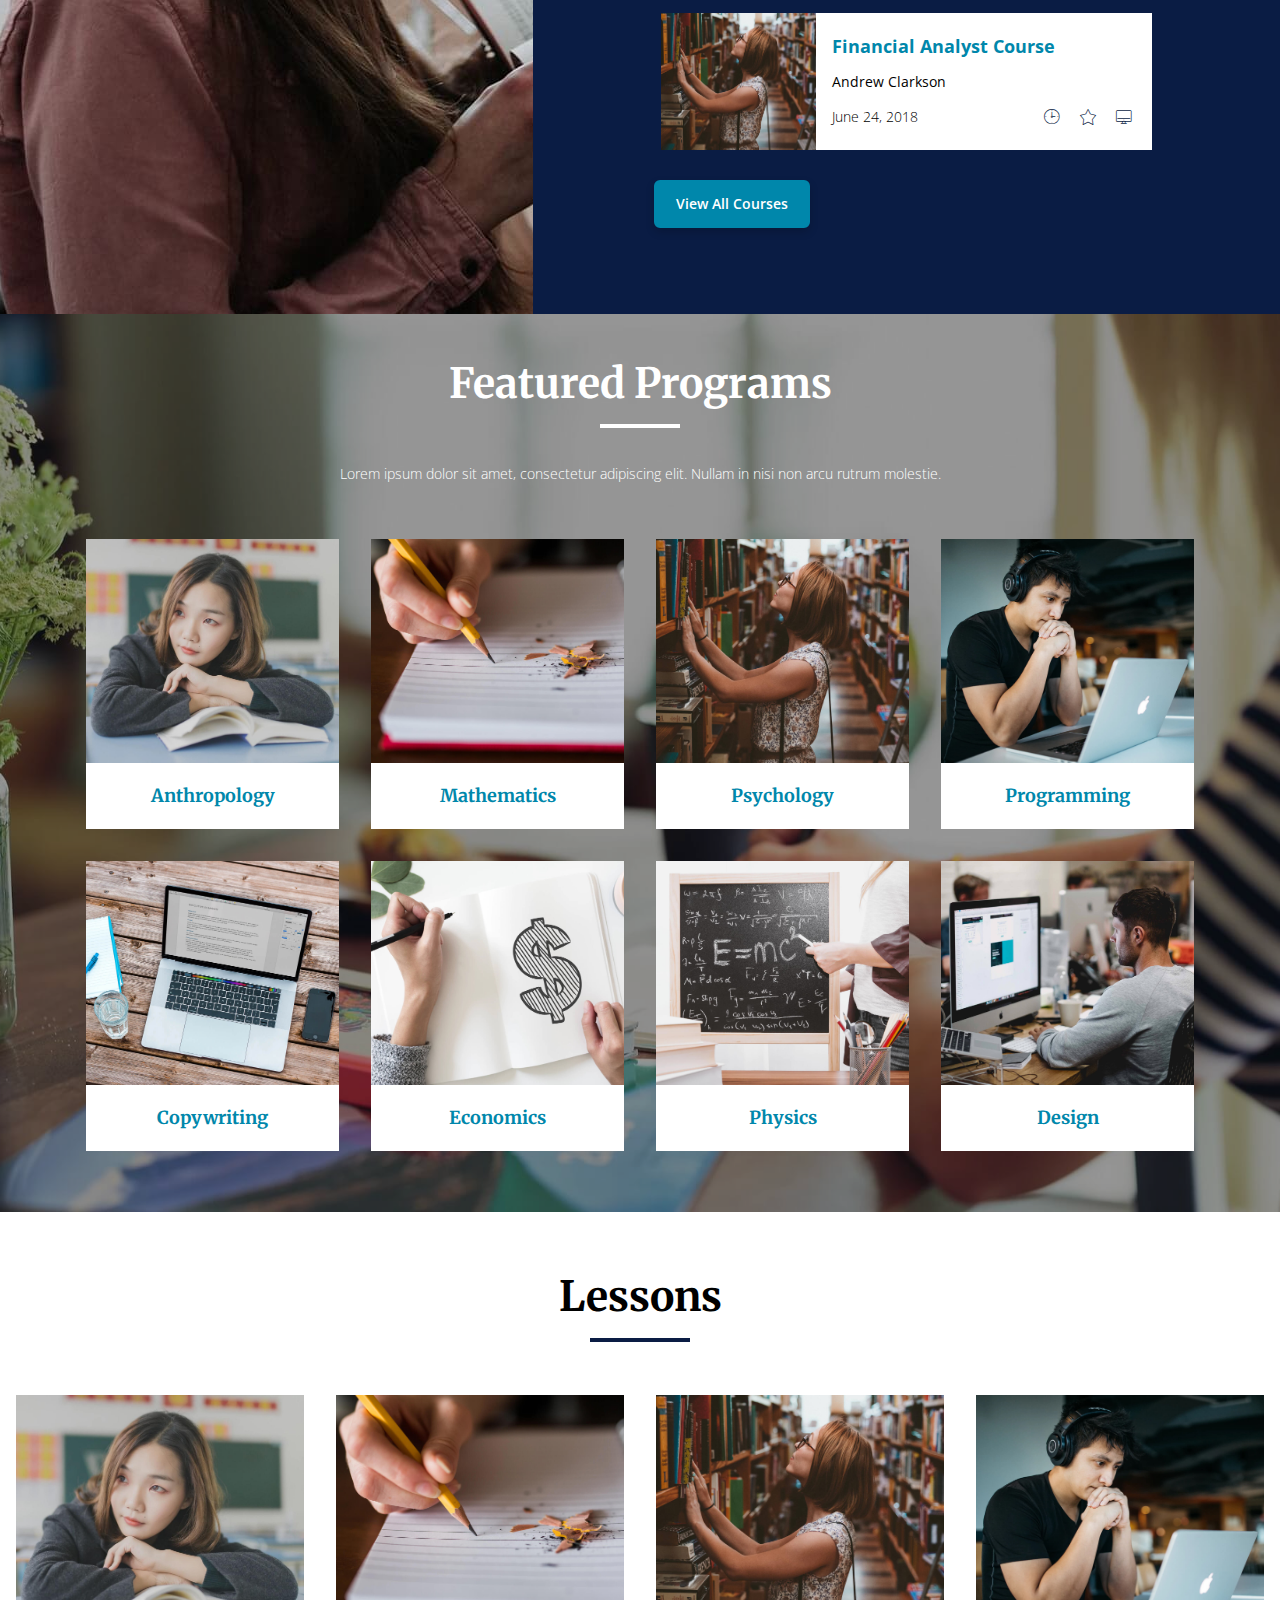
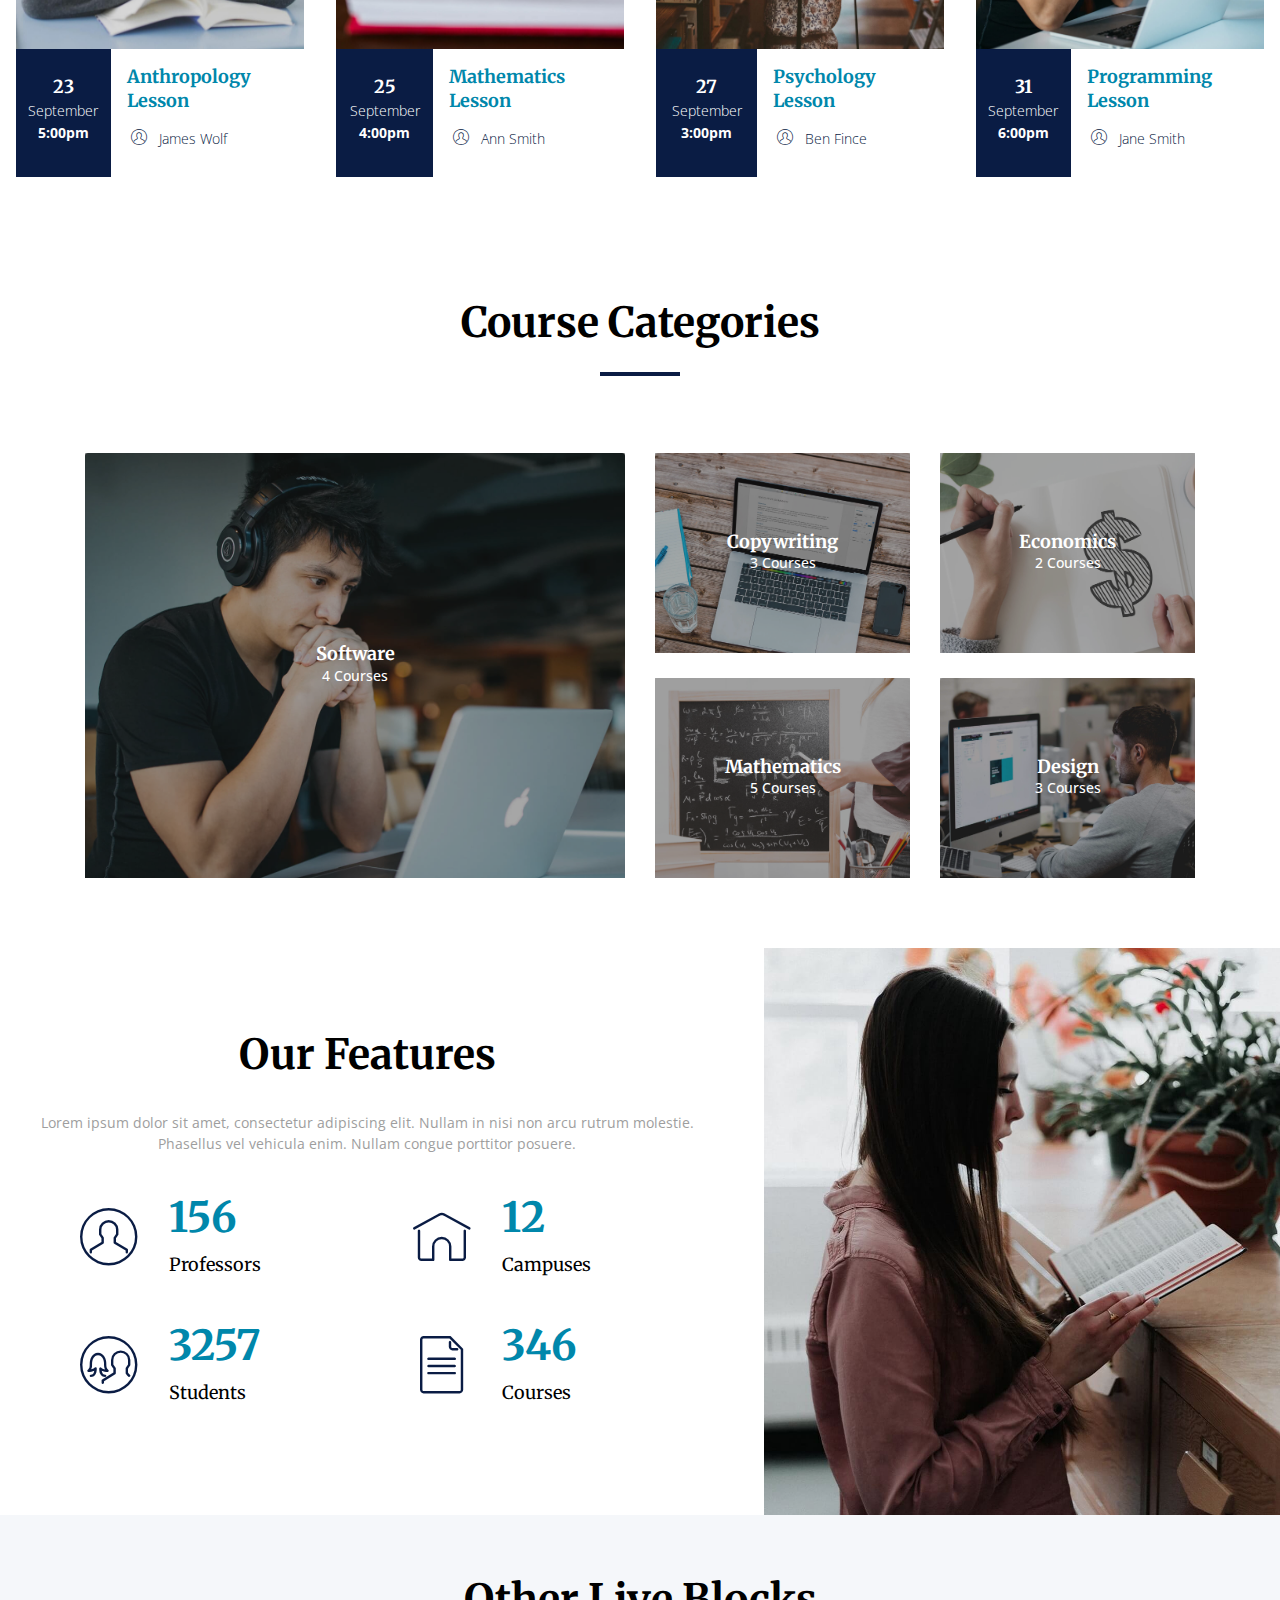
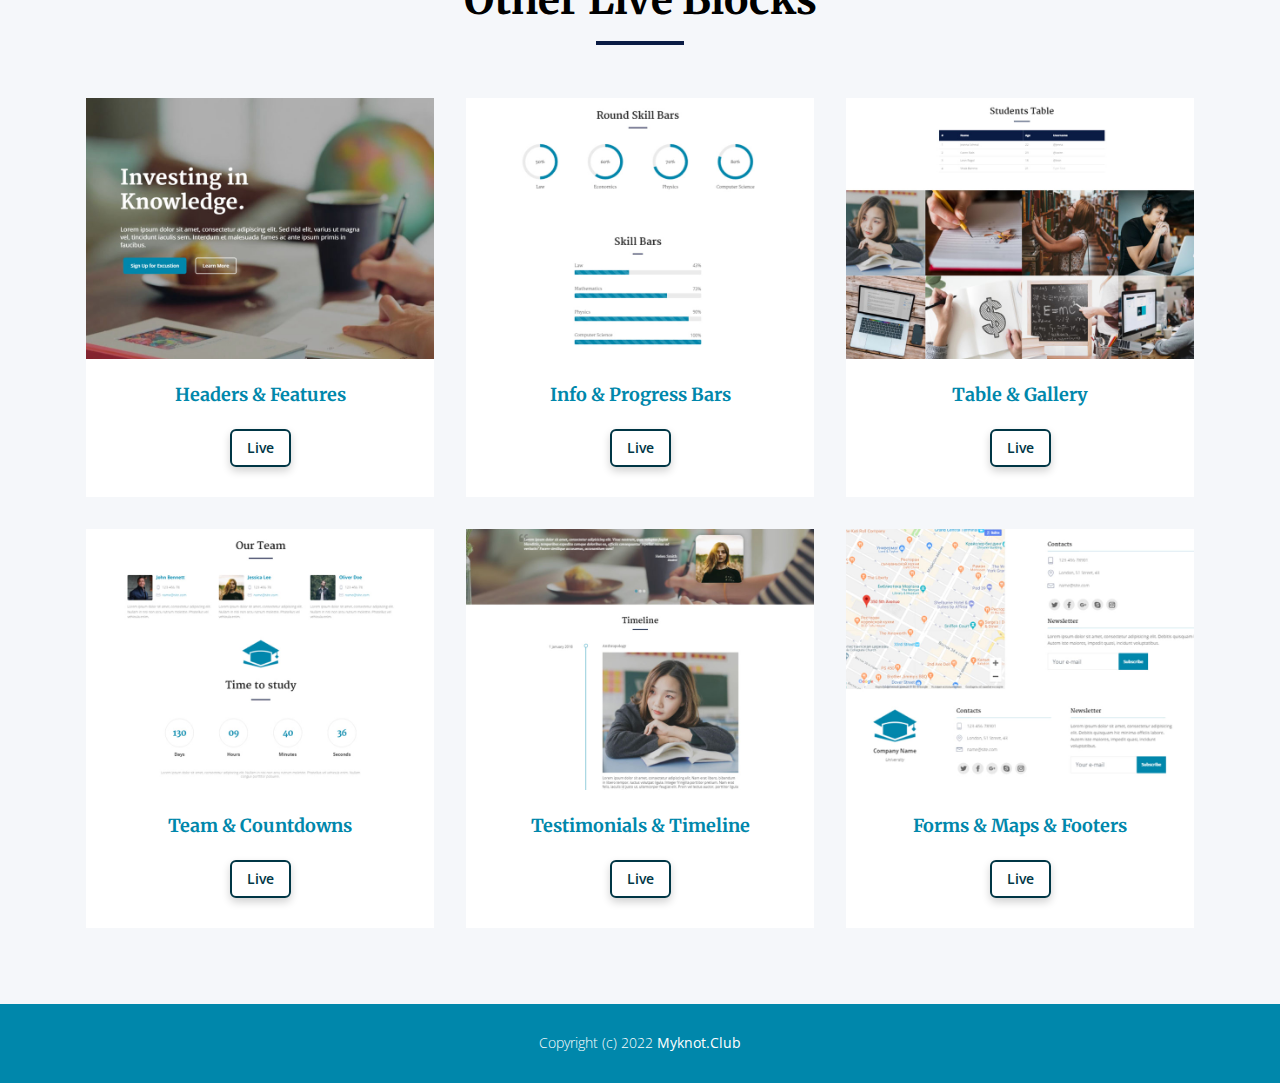
<file: headers.html>
<!DOCTYPE html>
<html >

<head>
  <meta charset="UTF-8">
  <meta http-equiv="X-UA-Compatible" content="IE=edge">
  <meta name="viewport" content="width=device-width, initial-scale=1, minimum-scale=1">
  <link rel="shortcut icon" href="assets/images/logo.png" type="image/x-icon">
  <title>EducationM4</title>
  <link rel="stylesheet" href="assets/web/assets/mobirise-icons-bold/mobirise-icons-bold.css">
  <link rel="stylesheet" href="assets/web/assets/mobirise-icons/mobirise-icons.css">
  <link rel="stylesheet" href="assets/tether/tether.min.css">
  <link rel="stylesheet" href="assets/soundcloud-plugin/style.css">
  <link rel="stylesheet" href="assets/bootstrap/css/bootstrap.min.css">
  <link rel="stylesheet" href="assets/bootstrap/css/bootstrap-grid.min.css">
  <link rel="stylesheet" href="assets/bootstrap/css/bootstrap-reboot.min.css">
  <link rel="stylesheet" href="assets/dropdown/css/style.css">
  <link rel="stylesheet" href="assets/theme/css/style.css">
  <link rel="stylesheet" href="assets/mobirise/css/mbr-additional.css" type="text/css">
  
  
  
</head>
<body>


  <section class="menu cid-r1xJbFr6TJ" once="menu" id="menu1-6">

    

    <nav class="navbar navbar-dropdown align-items-center navbar-fixed-top navbar-toggleable-sm">
        
        <div class="menu-bottom">


            <div class="menu-logo">
                <div class="navbar-brand">
                    <span class="navbar-logo">
                        <a href="#">
                            <img src="assets/images/logo.png" alt="Mobirise" style="height: 4rem;">
                        </a>
                    </span>
                    <span class="navbar-caption-wrap"><a href="index.html" class="brand-link mbr-black text-black mbr-bold display-5">EducationM4</a></span>
                </div>
            </div>



            <div class="collapse navbar-collapse" id="navbarSupportedContent">
                <ul class="navbar-nav nav-dropdown js-float-line" data-app-modern-menu="true"><li class="nav-item">
                        <a class="nav-link link mbr-black text-black display-4" href="index.html">
                            Home</a>
                    </li>
                    <li class="nav-item dropdown">
                        <a class="nav-link link mbr-black dropdown-toggle text-black display-4" href="#" data-toggle="dropdown-submenu" aria-expanded="false">Live </a>
                        <div class="dropdown-menu">
                            <a class="mbr-black dropdown-item text-black display-4" href="courses.html">Training Courses </a>
                            <a class="mbr-black dropdown-item text-black display-4" href="university.html" aria-expanded="false">University </a>
                            
                        </div>
                    </li>

                    <li class="nav-item dropdown">
                        <a class="nav-link link mbr-black dropdown-toggle text-black display-4" href="#" data-toggle="dropdown-submenu" aria-expanded="false"> Blocks</a>
                        <div class="dropdown-menu">
                            <a class="mbr-black dropdown-item text-black display-4" href="headers.html">Headers &amp; Features</a>
                            <a class="mbr-black dropdown-item text-black display-4" href="info.html" aria-expanded="false">Info &amp; Progress Bars</a>
                            <a class="mbr-black dropdown-item text-black display-4" href="table.html" aria-expanded="false">Table &amp; Gallery</a><a class="mbr-black text-black dropdown-item display-4" href="team.html" aria-expanded="false">Team &amp; Countdowns</a><a class="mbr-black text-black dropdown-item display-4" href="testimonials.html" aria-expanded="false">Testimonials &amp; Timeline</a><a class="mbr-black text-black dropdown-item display-4" href="forms.html" aria-expanded="false">Forms &amp; Maps &amp; Footers</a>
                        </div>
                    </li></ul>


            </div>
            <button class="navbar-toggler " type="button" data-toggle="collapse" data-target="#navbarSupportedContent" aria-controls="navbarSupportedContent" aria-expanded="false" aria-label="Toggle navigation">
                <div class="hamburger">
                    <span></span>
                    <span></span>
                    <span></span>
                    <span></span>
                </div>
            </button>







        </div>
    </nav>
</section>

<section class="header1 cid-r1yaSB6rpk" id="header1-21">

    

    

    <div class="container align-center">
        <div class="row justify-content-center">
            <div class="mbr-white col-lg-10 col-md-12">
                <h1 class="mbr-section-title mbr-bold align-left mbr-white pb-4 mbr-fonts-style display-1">
                    <div>Headers &amp; Features</div>
                </h1>
                
                
            </div>
        </div>
    </div>
    
</section>

<section class="header1 cid-r1xPYfNJiF mbr-fullscreen" id="header1-c">

    

    <div class="mbr-overlay" style="opacity: 0.3; background-color: rgb(0, 0, 0);">
    </div>

    <div class="container align-center">
        <div class="row justify-content-start">
            <div class="mbr-white col-lg-8 col-md-10">
                <h1 class="mbr-section-title mbr-bold align-left mbr-white pb-4 mbr-fonts-style display-1">
                    <div>Investing in Knowledge.
                    </div>
                </h1>
                <p class="mbr-text align-left pb-1 mbr-fonts-style display-7">
                    Lorem ipsum dolor sit amet, consectetur adipiscing elit. Sed nisl elit, varius ut magna vel, tincidunt iaculis sem. Interdum
                    et malesuada fames ac ante ipsum primis in faucibus.</p>
                <div class="mbr-section-btn align-left">
                    <a class="btn btn-md btn-primary display-4" href="#">
                        Sign Up for Excustion</a>
                    <a class="btn btn-md btn-white-outline display-4" href="#">
                        Learn More</a>
                </div>
            </div>
        </div>
    </div>
    
</section>

<section class="header2 cid-r1xPYxthIV" data-bg-video="https://www.youtube.com/watch?v=9morbKMwCu4" id="header2-d">

    

    <div class="mbr-overlay" style="opacity: 0.4; background-color: rgb(0, 0, 0);">
    </div>

    <div class="container align-center">
        <div class="row justify-content-center">
            <div class="mbr-white col-lg-8 col-md-10">
                <h1 class="mbr-section-title mbr-bold align-left mbr-white pb-3 mbr-fonts-style display-2">
                    Trusted by Over 5000+ Students
                </h1>
                <p class="mbr-text align-left pb-4 mbr-fonts-style display-4">
                    Lorem ipsum dolor sit amet, consectetur adipiscing elit</p>
                <div class="mbr-section-btn align-left">
                    <a class="btn btn-md btn-primary display-4" href="#">
                        Get Started</a>
                </div>
            </div>
        </div>
    </div>
    
</section>

<section class="header3 cid-r1xPYIG5U6" id="header3-e">

    

    

    <div class="container-fluid align-center">
        <div class="row">
            <div class="mbr-white col-lg-6 col-md-12 content">
                <h1 class="mbr-section-title mbr-bold align-left mbr-white pb-5 mbr-fonts-style align-left display-1">
                    Innovation and Discovery
                </h1>
                <p class="mbr-text align-left pb-4 mbr-fonts-style display-7">
                    Lorem ipsum dolor sit amet, consectetur adipiscing elit. Sed nisl elit, varius ut magna vel, tincidunt iaculis sem. Interdum
                    et malesuada fames ac ante ipsum primis in faucibus.</p>
                <div class="mbr-section-btn align-left">
                    <a class="btn btn-md btn-primary display-4" href="#">
                        Sign Up for Excustion</a>
                    <a class="btn btn-md btn-white-outline display-4" href="#">
                        Learn More</a>
                </div>
            </div>

            <div class="mbr-white img-col col-lg-6 col-md-12">
                <img src="assets/images/010.jpg" title="" alt="">
            </div>


        </div>
    </div>
    
</section>

<section class="header4 cid-r2hd8NWnld" id="header4-2j">

    

    

    <div class="container align-center">
        <div class="row justify-content-center">
            <div class="mbr-white col-lg-8 col-md-12 content">
                <h1 class="mbr-section-title mbr-bold align-left mbr-white pb-2 mbr-fonts-style display-2">A Few Words
                    <br>About the University</h1>
                <div class="line-wrap">
                    <div class="line"></div>
                </div>
                <p class="mbr-text align-left pt-4 mbr-fonts-style display-4">
                    Lorem ipsum dolor sit amet, consectetur adipiscing elit. Nullam in nisi non arcu rutrum molestie. Phasellus vel vehicula
                    enim. Nullam congue porttitor posuere. Class aptent taciti sociosqu ad litora torquent per conubia nostra,
                    per inceptos himenaeos. Proin in ultricies ex.</p>
                <div class="mbr-section-btn pt-3 align-left">
                    <a class="btn btn-md btn-secondary-outline display-4" href="#">
                        <span class="mbri-right mbr-iconfont mbr-iconfont-btn"></span>
                        Learn More</a>
                </div>
            </div>

            <div class="mbr-white col-lg-4 col-md-8">
                <img src="assets/images/logo.png" title="" alt="">
            </div>


        </div>
    </div>
    
</section>

<section class="features1 cid-r2hdfnz0CN" id="features1-2k">

    

    
    <div class="container">
        <div class="row justify-content-center">
            <div class="col-md-12">
                <h2 class="mbr-section-title pb-2 mbr-bold mbr-fonts-style align-left display-2">Latest News</h2>
                <div class="line-wrap">
                    <div class="line"></div>
                </div>

            </div>
        </div>
        <div class="row row-content justify-content-center">
            <div class="card p-3 col-12 col-md-6 col-lg-4">
                <div class="card-wrapper">
                    <div class="card-img">
                        <img src="assets/images/010.jpg" title="">
                    </div>
                    <div class="card-box">
                        <h4 class="card-title mbr-fonts-style mbr-bold display-5">
                            Introductory Lesson</h4>
                        <p class="mbr-text mbr-fonts-style card-text mbr-normal display-4">
                            Lorem ipsum dolor sit amet, consectetur adipiscing elit. Nullam in nisi non arcu rutrum molestie. Phasellus vel vehicula
                            enim.
                        </p>
                        <div class="ico-line">
                            <div class="px-1 pb-3 pr-2 mbr-iconfont mbr-iconfont-social mbrib-calendar" style="color: rgb(10, 28, 68);" media-simple="true"></div>
                            <h3 class="rev mbr-fonts-style display-4">
                                <em>3 days ago</em>
                            </h3>
                        </div>
                        
                    </div>
                </div>
            </div>

            <div class="card p-3 col-12 col-md-6 col-lg-4">
                <div class="card-wrapper">
                    <div class="card-img">
                        <img src="assets/images/021.jpg" title="">
                    </div>
                    <div class="card-box">
                        <h4 class="card-title mbr-fonts-style mbr-bold display-5">
                            Thematic Seminars
                        </h4>
                        <p class="mbr-text mbr-fonts-style card-text mbr-normal display-4">
                            Lorem ipsum dolor sit amet, consectetur adipiscing elit. Nullam in nisi non arcu rutrum molestie. Phasellus vel vehicula
                            enim.
                        </p>
                        <div class="ico-line">
                            <div class="px-1 pb-3 pr-2 mbr-iconfont mbr-iconfont-social mbrib-calendar" style="color: rgb(10, 28, 68);" media-simple="true"></div>
                            <h3 class="rev mbr-fonts-style display-4">
                                <em>5 days ago</em>
                            </h3>
                        </div>
                        
                    </div>
                </div>
            </div>

            <div class="card p-3 col-12 col-md-6 col-lg-4">
                <div class="card-wrapper">
                    <div class="card-img">
                        <img src="assets/images/032.jpg" title="">
                    </div>
                    <div class="card-box">
                        <h4 class="card-title mbr-fonts-style mbr-bold display-5">Practical
                            Lesson
                        </h4>
                        <p class="mbr-text mbr-fonts-style card-text mbr-normal display-4">
                            Lorem ipsum dolor sit amet, consectetur adipiscing elit. Nullam in nisi non arcu rutrum molestie. Phasellus vel vehicula
                            enim.
                        </p>
                        <div class="ico-line">
                            <div class="px-1 pb-3 pr-2 mbr-iconfont mbr-iconfont-social mbrib-calendar" style="color: rgb(10, 28, 68);" media-simple="true"></div>
                            <h3 class="rev mbr-fonts-style display-4">
                                <em>7 days ago</em>
                            </h3>
                        </div>
                        
                    </div>
                </div>
            </div>


        </div>
    </div>
</section>

<section class="features2 counters cid-r1xPZMjSpV" id="features2-h">

    

    
    <div class="container">

        <h2 class="mbr-section-title pb-2 mbr-bold mbr-fonts-style align-left display-2">Statistics</h2>
        <div class="line-wrap">
            <div class="line"></div>
        </div>

        <h3 class="mbr-section-sub-title pb-4 mbr-normal mbr-fonts-style align-left display-4">Lorem ipsum dolor sit amet, consectetur adipiscing elit. Nullam in nisi non arcu rutrum molestie.</h3>


        <div class="media-container-row">

            <div class="card p-3 col-12 col-md-6 col-lg-3">
                <div class="card-img pb-3">
                    <span class="mbr-iconfont mbri-user"></span>
                </div>
                <div class="card-box">
                    <h4 class="count card-title mbr-fonts-style pt-3 mbr-white mbr-bold align-center display-2">156</h4>
                    <div class="line-wrap2">
                        <div class="line2"></div>
                    </div>
                    <p class="mbr-text mbr-fonts-style mbr-white mbr-normal align-center display-7">Professors</p>
                </div>
            </div>

            <div class="card p-3 col-12 col-md-6 col-lg-3">
                <div class="card-img pb-3">
                    <span class="mbr-iconfont mbri-home"></span>
                </div>
                <div class="card-box">
                    <h4 class="count card-title mbr-fonts-style pt-3 mbr-white mbr-bold align-center display-2">12</h4>
                    <div class="line-wrap2">
                        <div class="line2"></div>
                    </div>
                    <p class="mbr-text mbr-fonts-style mbr-white mbr-normal align-center display-7">Campuses</p>
                </div>
            </div>

            <div class="card p-3 col-12 col-md-6 col-lg-3">
                <div class="card-img pb-3">
                    <span class="mbr-iconfont mbri-users"></span>
                </div>
                <div class="card-box">
                    <h4 class="count card-title mbr-fonts-style pt-3 mbr-white mbr-bold align-center display-2">3257</h4>
                    <div class="line-wrap2">
                        <div class="line2"></div>
                    </div>
                    <p class="mbr-text mbr-fonts-style mbr-white mbr-normal align-center display-7">
                        Students</p>
                </div>
            </div>

            <div class="card p-3 col-12 col-md-6 col-lg-3">
                <div class="card-img pb-3">
                    <span class="mbr-iconfont mbri-file"></span>
                </div>
                <div class="card-box">
                    <h4 class="count card-title mbr-fonts-style pt-3 mbr-white mbr-bold align-center display-2">346</h4>
                    <div class="line-wrap2">
                        <div class="line2"></div>
                    </div>
                    <p class="mbr-text mbr-fonts-style mbr-white mbr-normal align-center display-7">
                        Courses</p>
                </div>
            </div>
        </div>
    </div>
</section>

<section class="features3 cid-r2hdkFmadO" id="features3-2l">

    

    

    <div class="container-fluid align-center">
        <div class="row justify-content-center">
            <div class="img col-lg-5 col-md-12">
                <img class="big-img" src="assets/images/053.jpg" title="" alt="">
            </div>


            <div class="mbr-white col-md-12 col-lg-7 content">

                <div class="row justify-content-center">

                    <div class="card p-3 col-12 col-md-12">
                        <h2 class="mbr-section-title pb-2 mbr-bold mbr-fonts-style display-2">Our Featured Courses</h2>
                        <div class="line-wrap">
                            <div class="line"></div>
                        </div>
                        <p class="mbr-text mbr-fonts-style pb-4 text display-4">
                            Lorem ipsum dolor sit amet, consectetur adipiscing elit. Pellentesque quis arcu nisl. Pellentesque ac tortor et est dignissim
                            vulputate. Proin quis sagittis est. Phasellus dignissim dui et ipsum elementum, et auctor risus
                            posuere.
                        </p>
                        <div class="card-wrapper">
                            <div class="card-img">
                                <img src="assets/images/010.jpg" title="">
                            </div>
                            <div class="card-box">
                                <h4 class="card-title mbr-fonts-style pb-1 mbr-bold display-7">Digital Marketing Course</h4>
                                <p class="mbr-text mbr-fonts-style mbr-normal display-4">Jane Willow</p>
                                <div class="ico-line-wrap">
                                    <div class="ico-line">
                                        <h3 class="rev mbr-fonts-style display-4">June 13, 2018</h3>
                                    </div>
                                    <div class="ico-line">
                                        <div class="px-1 pl-3 mbr-iconfont mbr-iconfont-social mbri-timer" style="color: rgb(10, 28, 68);" media-simple="true"></div>
                                        <div class="px-1 pl-3 mbr-iconfont mbr-iconfont-social mbri-star" style="color: rgb(10, 28, 68);" media-simple="true"></div>
                                        <div class="px-1 pl-3 mbr-iconfont mbr-iconfont-social mbri-desktop" style="color: rgb(10, 28, 68);" media-simple="true"></div>
                                    </div>
                                </div>
                            </div>
                        </div>

                        <div class="card-wrapper">
                            <div class="card-img">
                                <img src="assets/images/021.jpg" title="">
                            </div>
                            <div class="card-box">
                                <h4 class="card-title mbr-fonts-style pb-1 mbr-bold display-7">Graphic Design Course</h4>
                                <p class="mbr-text mbr-fonts-style mbr-normal display-4">Stiven Oswald</p>
                                <div class="ico-line-wrap">
                                    <div class="ico-line">
                                        <h3 class="rev mbr-fonts-style display-4">June 17, 2018</h3>
                                    </div>
                                    <div class="ico-line">
                                        <div class="px-1 pl-3 mbr-iconfont mbr-iconfont-social mbri-change-style" style="color: rgb(10, 28, 68);" media-simple="true"></div>
                                        <div class="px-1 pl-3 mbr-iconfont mbr-iconfont-social mbri-star" style="color: rgb(10, 28, 68);" media-simple="true"></div>
                                        <div class="px-1 pl-3 mbr-iconfont mbr-iconfont-social mbri-tablet" style="color: rgb(10, 28, 68);" media-simple="true"></div>
                                    </div>
                                </div>
                            </div>
                        </div>


                        <div class="card-wrapper">
                            <div class="card-img">
                                <img src="assets/images/032.jpg" title="">
                            </div>
                            <div class="card-box">
                                <h4 class="card-title mbr-fonts-style pb-1 mbr-bold display-7">Financial Analyst Course</h4>
                                <p class="mbr-text mbr-fonts-style mbr-normal display-4">Andrew Clarkson</p>
                                <div class="ico-line-wrap">
                                    <div class="ico-line">
                                        <h3 class="rev mbr-fonts-style display-4">June 24, 2018</h3>
                                    </div>
                                    <div class="ico-line">
                                        <div class="px-1 pl-3 mbr-iconfont mbr-iconfont-social mbri-clock" style="color: rgb(10, 28, 68);" media-simple="true"></div>
                                        <div class="px-1 pl-3 mbr-iconfont mbr-iconfont-social mbri-star" style="color: rgb(10, 28, 68);" media-simple="true"></div>
                                        <div class="px-1 pl-3 mbr-iconfont mbr-iconfont-social mbri-desktop" style="color: rgb(10, 28, 68);" media-simple="true"></div>
                                    </div>
                                </div>
                            </div>
                        </div>



                    </div>
                </div>




                <div class="mbr-section-btn align-left">
                    <a class="btn btn-md btn-primary display-4" href="#">
                        View All Courses</a>
                </div>
            </div>



        </div>
    </div>
    
</section>

<section class="features4 cid-r2hdo4nboI" id="features4-2m">

    

    <div class="mbr-overlay" style="opacity: 0.4; background-color: rgb(0, 0, 0);">
    </div>
    <div class="container">
        <div class="row justify-content-center">
            <div class="col-md-12">
                <h2 class="mbr-section-title pb-2 mbr-bold mbr-fonts-style align-left display-2">Featured Programs</h2>
                <div class="line-wrap">
                    <div class="line"></div>
                </div>
                <p class="mbr-text align-left pb-4 mbr-fonts-style display-4">
                    Lorem ipsum dolor sit amet, consectetur adipiscing elit. Nullam in nisi non arcu rutrum molestie. </p>

            </div>
        </div>
        <div class="row row-content justify-content-center">
            <div class="card p-3 col-12 col-md-6 col-lg-3">
                <div class="card-wrapper">
                    <div class="card-img">
                        <img src="assets/images/010.jpg" title="">
                        <div class="image-btn">
                            <a href="#" class="btn btn-primary display-4">View Program</a>
                        </div>
                    </div>
                    <div class="card-box">
                        <h4 class="card-title mbr-fonts-style mbr-bold display-5">
                            Anthropology</h4>


                    </div>
                </div>
            </div>

            <div class="card p-3 col-12 col-md-6 col-lg-3">
                <div class="card-wrapper">
                    <div class="card-img">
                        <img src="assets/images/021.jpg" title="">
                        <div class="image-btn">
                            <a href="#" class="btn btn-primary display-4">View Program</a>
                        </div>
                    </div>

                    <div class="card-box">
                        <h4 class="card-title mbr-fonts-style mbr-bold display-5">

                            <div>Mathematics
                            </div>
                        </h4>


                    </div>
                </div>
            </div>

            <div class="card p-3 col-12 col-md-6 col-lg-3">
                <div class="card-wrapper">
                    <div class="card-img">
                        <img src="assets/images/032.jpg" title="">
                        <div class="image-btn">
                            <a href="#" class="btn btn-primary display-4">View Program</a>
                        </div>

                    </div>
                    <div class="card-box">
                        <h4 class="card-title mbr-fonts-style mbr-bold display-5">Psychology</h4>



                    </div>
                </div>
            </div>

            <div class="card p-3 col-12 col-md-6 col-lg-3">
                <div class="card-wrapper">
                    <div class="card-img">
                        <img src="assets/images/044.jpg" title="">
                        <div class="image-btn">
                            <a href="#" class="btn btn-primary display-4">View Program</a>
                        </div>

                    </div>
                    <div class="card-box">
                        <h4 class="card-title mbr-fonts-style mbr-bold display-5">Programming</h4>



                    </div>
                </div>
            </div>

            <div class="card p-3 col-12 col-md-6 col-lg-3">
                <div class="card-wrapper">
                    <div class="card-img">
                        <img src="assets/images/065.jpg" title="">
                        <div class="image-btn">
                            <a href="#" class="btn btn-primary display-4">View Program</a>
                        </div>

                    </div>
                    <div class="card-box">
                        <h4 class="card-title mbr-fonts-style mbr-bold display-5">
                            Сopywriting</h4>


                    </div>
                </div>
            </div>

            <div class="card p-3 col-12 col-md-6 col-lg-3">
                <div class="card-wrapper">
                    <div class="card-img">
                        <img src="assets/images/07.jpg" title="">
                        <div class="image-btn">
                            <a href="#" class="btn btn-primary display-4">View Program</a>
                        </div>

                    </div>
                    <div class="card-box">
                        <h4 class="card-title mbr-fonts-style mbr-bold display-5">

                            <div>Economics</div>
                        </h4>



                    </div>
                </div>
            </div>

            <div class="card p-3 col-12 col-md-6 col-lg-3">
                <div class="card-wrapper">
                    <div class="card-img">
                        <img src="assets/images/08.jpg" title="">
                        <div class="image-btn">
                            <a href="#" class="btn btn-primary display-4">View Program</a>
                        </div>

                    </div>
                    <div class="card-box">
                        <h4 class="card-title mbr-fonts-style mbr-bold display-5">Physics</h4>



                    </div>
                </div>
            </div>

            <div class="card p-3 col-12 col-md-6 col-lg-3">
                <div class="card-wrapper">
                    <div class="card-img">
                        <img src="assets/images/09.jpg" title="">
                        <div class="image-btn">
                            <a href="#" class="btn btn-primary display-4">View Program</a>
                        </div>

                    </div>
                    <div class="card-box">
                        <h4 class="card-title mbr-fonts-style mbr-bold display-5">Design</h4>


                    </div>
                </div>
            </div>


        </div>
    </div>
</section>

<section class="features5 cid-r2hds7ER4y" id="features5-2n">

    

    
    <div class="container-fluid">
        <div class="row justify-content-center">
            <div class="col-md-12">
                <h2 class="mbr-section-title pb-2 mbr-bold mbr-fonts-style align-left display-2">Lessons</h2>
                <div class="line-wrap">
                    <div class="line"></div>
                </div>

            </div>
        </div>
        <div class="row row-content justify-content-center">
            <div class="card p-3 col-12 col-md-6 col-lg-3">
                <div class="card-wrapper">
                    <div class="card-img">
                        <div class="img-hover">
                        </div>
                        <img src="assets/images/010.jpg" title="">
                        <div class="img-btn">
                            <a href="#" class="btn btn-primary display-4">Book Now</a>
                            <a href="#" class="btn btn-white-outline display-4">Read More</a>
                        </div>
                    </div>
                    <div class="content-box">
                        <div class="date-box">
                            <h3 class="date mbr-fonts-style mbr-bold display-5">
                                23</h3>
                            <h3 class="mounth mbr-fonts-style display-4">
                                September
                            </h3>
                            <h3 class="time mbr-fonts-style mbr-bold display-4">
                                5:00pm
                            </h3>
                        </div>
                        <div class="card-box">
                            <h4 class="card-title mbr-fonts-style mbr-bold display-5">
                                Anthropology Lesson</h4>
                            <div class="ico-line">
                                <div class="px-1 pb-3 pr-2 mbr-iconfont mbr-iconfont-social mbri-user" style="color: rgb(10, 28, 68);" media-simple="true"></div>
                                <h3 class="rev mbr-fonts-style display-4">
                                    <font color="#0a1c44">James Wolf</font>
                                </h3>
                            </div>

                        </div>
                    </div>
                </div>
            </div>

            <div class="card p-3 col-12 col-md-6 col-lg-3">
                <div class="card-wrapper">
                    <div class="card-img">
                        <div class="img-hover">
                        </div>
                        <img src="assets/images/021.jpg" title="">
                        <div class="img-btn">
                            <a href="#" class="btn btn-primary display-4">Book Now</a>
                            <a href="#" class="btn btn-white-outline display-4">Read More</a>
                        </div>
                    </div>
                    <div class="content-box">
                        <div class="date-box">
                            <h3 class="date mbr-fonts-style mbr-bold display-5">
                                25</h3>
                            <h3 class="mounth mbr-fonts-style display-4">
                                September
                            </h3>
                            <h3 class="time mbr-fonts-style mbr-bold display-4">
                                4:00pm
                            </h3>
                        </div>
                        <div class="card-box">
                            <h4 class="card-title mbr-fonts-style mbr-bold display-5">
                                Mathematics Lesson</h4>
                            <div class="ico-line">
                                <div class="px-1 pb-3 pr-2 mbr-iconfont mbr-iconfont-social mbri-user" style="color: rgb(10, 28, 68);" media-simple="true"></div>
                                <h3 class="rev mbr-fonts-style display-4">
                                    <font color="#0a1c44">Ann Smith</font>
                                </h3>
                            </div>

                        </div>
                    </div>
                </div>
            </div>

            <div class="card p-3 col-12 col-md-6 col-lg-3">
                <div class="card-wrapper">
                    <div class="card-img">
                        <div class="img-hover">
                        </div>
                        <img src="assets/images/032.jpg" title="">
                        <div class="img-btn">
                            <a href="#" class="btn btn-primary display-4">Book Now</a>
                            <a href="#" class="btn btn-white-outline display-4">Read More</a>
                        </div>
                    </div>
                    <div class="content-box">
                        <div class="date-box">
                            <h3 class="date mbr-fonts-style mbr-bold display-5">
                                27</h3>
                            <h3 class="mounth mbr-fonts-style display-4">
                                September
                            </h3>
                            <h3 class="time mbr-fonts-style mbr-bold display-4">
                                3:00pm
                            </h3>
                        </div>
                        <div class="card-box">
                            <h4 class="card-title mbr-fonts-style mbr-bold display-5">
                                Psychology Lesson</h4>
                            <div class="ico-line">
                                <div class="px-1 pb-3 pr-2 mbr-iconfont mbr-iconfont-social mbri-user" style="color: rgb(10, 28, 68);" media-simple="true"></div>
                                <h3 class="rev mbr-fonts-style display-4">
                                    <font color="#0a1c44">Ben Fince</font>
                                </h3>
                            </div>

                        </div>
                    </div>
                </div>
            </div>

            <div class="card p-3 col-12 col-md-6 col-lg-3">
                <div class="card-wrapper">
                    <div class="card-img">
                        <div class="img-hover">
                        </div>
                        <img src="assets/images/044.jpg" title="">
                        <div class="img-btn">
                            <a href="#" class="btn btn-primary display-4">Book Now</a>
                            <a href="#" class="btn btn-white-outline display-4">Read More</a>
                        </div>
                    </div>
                    <div class="content-box">
                        <div class="date-box">
                            <h3 class="date mbr-fonts-style mbr-bold display-5">
                                31
                            </h3>
                            <h3 class="mounth mbr-fonts-style display-4">
                                September
                            </h3>
                            <h3 class="time mbr-fonts-style mbr-bold display-4">
                                6:00pm
                            </h3>
                        </div>
                        <div class="card-box">
                            <h4 class="card-title mbr-fonts-style mbr-bold display-5">
                                Programming Lesson</h4>
                            <div class="ico-line">
                                <div class="px-1 pb-3 pr-2 mbr-iconfont mbr-iconfont-social mbri-user" style="color: rgb(10, 28, 68);" media-simple="true"></div>
                                <h3 class="rev mbr-fonts-style display-4">
                                    <font color="#0a1c44">Jane Smith</font>
                                </h3>
                            </div>

                        </div>
                    </div>
                </div>
            </div>


        </div>
    </div>
</section>

<section class="features6 cid-r1xQ0Tc5R9" id="features6-l">

    

    
    <div class="container">
        <div class="row justify-content-center">
            <div class="col-md-12">

                <h2 class="mbr-section-title pb-2 mbr-bold mbr-fonts-style align-left display-2">Course Categories</h2>
                <div class="line-wrap">
                    <div class="line"></div>
                </div>
                

            </div>
        </div>

        <div class="row pt-5 row-content justify-content-center">


            <div class="card card-big col-12 col-lg-6 col-md-12">
                <div class="card-wrapper">
                    <div class="card-img small">
                        <img src="assets/images/044.jpg" title="" alt="">
                    </div>
                    <div class="card-box">
                        <h4 class="card-title mbr-fonts-style mbr-white mbr-bold display-5">Software</h4>
                        <h5 class="card-sub-title mbr-fonts-style mbr-white  display-4">4
                            Courses
                        </h5>

                    </div>
                </div>
            </div>


            <div class="col-12 col-lg-6 col-md-12">
                <div class="row row-content justify-content-center">
                    <div class="card col-12 col-lg-6 col-md-12">
                        <div class="card-wrapper">
                            <div class="card-img big">
                                <img src="assets/images/065.jpg" title="" alt="">
                            </div>
                            <div class="card-box">
                                <h4 class="card-title mbr-fonts-style mbr-white mbr-bold display-5">Сopywriting</h4>
                                <h5 class="card-sub-title mbr-fonts-style mbr-white display-4">3
                                    Courses
                                </h5>

                            </div>
                        </div>
                    </div>





                    <div class="card col-12 col-lg-6 col-md-12">
                        <div class="card-wrapper">
                            <div class="card-img big">
                                <img src="assets/images/07.jpg" title="" alt="">
                            </div>
                            <div class="card-box">
                                <h4 class="card-title mbr-fonts-style mbr-white mbr-bold display-5">Economics</h4>
                                <h5 class="card-sub-title mbr-fonts-style mbr-white display-4">2
                                    Courses
                                </h5>

                            </div>
                        </div>
                    </div>

                    <div class="card col-12 col-lg-6 col-md-12">
                        <div class="card-wrapper">
                            <div class="card-img small">
                                <img src="assets/images/08.jpg" title="" alt="">
                            </div>
                            <div class="card-box">
                                <h4 class="card-title mbr-fonts-style mbr-white mbr-bold display-5">Mathematics</h4>
                                <h5 class="card-sub-title mbr-fonts-style mbr-white display-4">5
                                    Courses
                                </h5>

                            </div>
                        </div>
                    </div>

                    <div class="card col-12 col-lg-6 col-md-12">
                        <div class="card-wrapper">
                            <div class="card-img small">
                                <img src="assets/images/09.jpg" title="" alt="">
                            </div>
                            <div class="card-box">
                                <h4 class="card-title mbr-fonts-style mbr-white mbr-bold display-5">Design</h4>
                                <h5 class="card-sub-title mbr-fonts-style mbr-white  display-4">3
                                    Courses
                                </h5>

                            </div>
                        </div>
                    </div>

                </div>
            </div>
        </div>

    </div>
</section>

<section class="features7 counters cid-r2hdwLjtXC" id="features7-2o">

    

    
    <div class="container-fluid">

        <div class="row row-main justify-content-center">


            <div class="img col-lg-5 col-md-12">
                <img src="assets/images/053.jpg" title="" alt="">
            </div>




            <div class="img col-lg-7 col-md-12 box">

                <div class="row justify-content-center">

                    <h2 class="mbr-section-title pb-4 mbr-bold mbr-fonts-style align-left display-2">Our Features</h2>

                    <p class="mbr-section-sub-title pb-4 mbr-normal mbr-fonts-style align-left display-4">Lorem ipsum dolor sit amet, consectetur adipiscing elit. Nullam in nisi non arcu rutrum molestie. Phasellus
                        vel vehicula enim. Nullam congue porttitor posuere.</p>
                </div>

                <div class="row justify-content-center">
                    <div class="card col-12 col-md-6 col-lg-6 col-lg-3">
                        <div class="card-img">
                            <span class="mbr-iconfont mbri-user"></span>
                        </div>
                        <div class="card-box">
                            <h4 class="count card-title mbr-fonts-style mbr-white mbr-bold align-center display-2">156</h4>
                            <p class="mbr-text mbr-fonts-style mbr-white mbr-normal align-center display-5">Professors</p>
                        </div>
                    </div>

                    <div class="card col-12 col-md-6 col-lg-6 col-lg-3">
                        <div class="card-img">
                            <span class="mbr-iconfont mbri-home"></span>
                        </div>
                        <div class="card-box">
                            <h4 class="count card-title mbr-fonts-style mbr-white mbr-bold align-center display-2">12</h4>
                            <p class="mbr-text mbr-fonts-style mbr-white mbr-normal align-center display-5">Campuses</p>
                        </div>
                    </div>

                </div>
                <div class="row justify-content-center">

                    <div class="card col-12 col-md-6 col-lg-6 col-lg-3">
                        <div class="card-img">
                            <span class="mbr-iconfont mbri-users"></span>
                        </div>
                        <div class="card-box">
                            <h4 class="count card-title mbr-fonts-style mbr-white mbr-bold align-center display-2">3257</h4>
                            <p class="mbr-text mbr-fonts-style mbr-white mbr-normal align-center display-5">
                                Students</p>
                        </div>
                    </div>

                    <div class="card col-12 col-md-6 col-lg-6 col-lg-3">
                        <div class="card-img">
                            <span class="mbr-iconfont mbri-file"></span>
                        </div>
                        <div class="card-box">
                            <h4 class="count card-title mbr-fonts-style mbr-white mbr-bold align-center display-2">346</h4>
                            <p class="mbr-text mbr-fonts-style mbr-white mbr-normal align-center display-5">
                                Courses</p>
                        </div>
                    </div>
                </div>
            </div>
        </div>
    </div>
</section>

<section class="features1 cid-r1ybqCWbb1" id="features1-23">

    

    
    <div class="container">
        <div class="row justify-content-center">
            <div class="col-md-12">
                <h2 class="mbr-section-title pb-2 mbr-bold mbr-fonts-style align-left display-2">Other Live  Blocks</h2>
                <div class="line-wrap">
                    <div class="line"></div>
                </div>

            </div>
        </div>
        <div class="row row-content justify-content-center">
            <div class="card p-3 col-12 col-md-6 col-lg-4">
                <div class="card-wrapper">
                    <div class="card-img">
                        <a href="headers.html"><img src="assets/images/01.jpg" title="" alt=""></a>
                    </div>
                    <div class="card-box">
                        <h4 class="card-title mbr-fonts-style mbr-bold display-5">
                            Headers &amp; Features</h4>
                        
                        
                        <div class="mbr-section-btn"><a href="headers.html" class="btn btn-primary-outline display-4">Live </a></div>
                    </div>
                </div>
            </div>

            <div class="card p-3 col-12 col-md-6 col-lg-4">
                <div class="card-wrapper">
                    <div class="card-img">
                        <a href="info.html"><img src="assets/images/02.jpg" title="" alt=""></a>
                    </div>
                    <div class="card-box">
                        <h4 class="card-title mbr-fonts-style mbr-bold display-5">Info &amp; Progress Bars</h4>
                        
                        
                        <div class="mbr-section-btn"><a href="info.html" class="btn btn-primary-outline display-4">Live </a></div>
                    </div>
                </div>
            </div>

            <div class="card p-3 col-12 col-md-6 col-lg-4">
                <div class="card-wrapper">
                    <div class="card-img">
                        <a href="table.html"><img src="assets/images/03.jpg" title="" alt=""></a>
                    </div>
                    <div class="card-box">
                        <h4 class="card-title mbr-fonts-style mbr-bold display-5">Table &amp; Gallery</h4>
                        
                        
                        <div class="mbr-section-btn"><a href="table.html" class="btn btn-primary-outline display-4">Live </a></div>
                    </div>
                </div>
            </div>
            <div class="card p-3 col-12 col-md-6 col-lg-4">
                <div class="card-wrapper">
                    <div class="card-img">
                        <a href="team.html"><img src="assets/images/04.jpg" title="" alt=""></a>
                    </div>
                    <div class="card-box">
                        <h4 class="card-title mbr-fonts-style mbr-bold display-5">Team &amp; Countdowns</h4>
                        
                        
                        <div class="mbr-section-btn"><a href="team.html" class="btn btn-primary-outline display-4">Live </a></div>
                    </div>
                </div>
            </div>

            <div class="card p-3 col-12 col-md-6 col-lg-4">
                <div class="card-wrapper">
                    <div class="card-img">
                        <a href="testimonials.html"><img src="assets/images/05.jpg" title="" alt=""></a>
                    </div>
                    <div class="card-box">
                        <h4 class="card-title mbr-fonts-style mbr-bold display-5">
                            Testimonials &amp; Timeline</h4>
                        
                        
                        <div class="mbr-section-btn"><a href="testimonials.html" class="btn btn-primary-outline display-4">Live </a></div>
                    </div>
                </div>
            </div>

            <div class="card p-3 col-12 col-md-6 col-lg-4">
                <div class="card-wrapper">
                    <div class="card-img">
                        <a href="forms.html"><img src="assets/images/06.jpg" title="" alt=""></a>
                    </div>
                    <div class="card-box">
                        <h4 class="card-title mbr-fonts-style mbr-bold display-5">Forms &amp; Maps &amp; Footers</h4>
                        
                        
                        <div class="mbr-section-btn"><a href="forms.html" class="btn btn-primary-outline display-4">Live </a></div>
                    </div>
                </div>
            </div>

        </div>
    </div>
</section>

<section class="footer2 cid-r1yboEWUCq" id="footer2-22">

    

    

    <div class="container">

        <div class="row">
            <div class="col-sm-12">
                <p class="mbr-text links mbr-fonts-style display-4">
                    Copyright (c) 2022
                    <a href="https://www.myknot.club/" class="text-white">Myknot.Club</a>
                </p>
            </div>
        </div>
    </div>
</section>


  <script src="assets/web/assets/jquery/jquery.min.js"></script>
  <script src="assets/tether/tether.min.js"></script>
  <script src="assets/popper/popper.min.js"></script>
  <script src="assets/bootstrap/js/bootstrap.min.js"></script>
  <script src="assets/smoothscroll/smooth-scroll.js"></script>
  <script src="assets/dropdown/js/script.min.js"></script>
  <script src="assets/ytplayer/jquery.mb.ytplayer.min.js"></script>
  <script src="assets/vimeoplayer/jquery.mb.vimeo_player.js"></script>
  <script src="assets/viewportchecker/jquery.viewportchecker.js"></script>
  <script src="assets/touchswipe/jquery.touch-swipe.min.js"></script>
  <script src="assets/theme/js/script.js"></script>
  
  
</body>

</html>
</file>
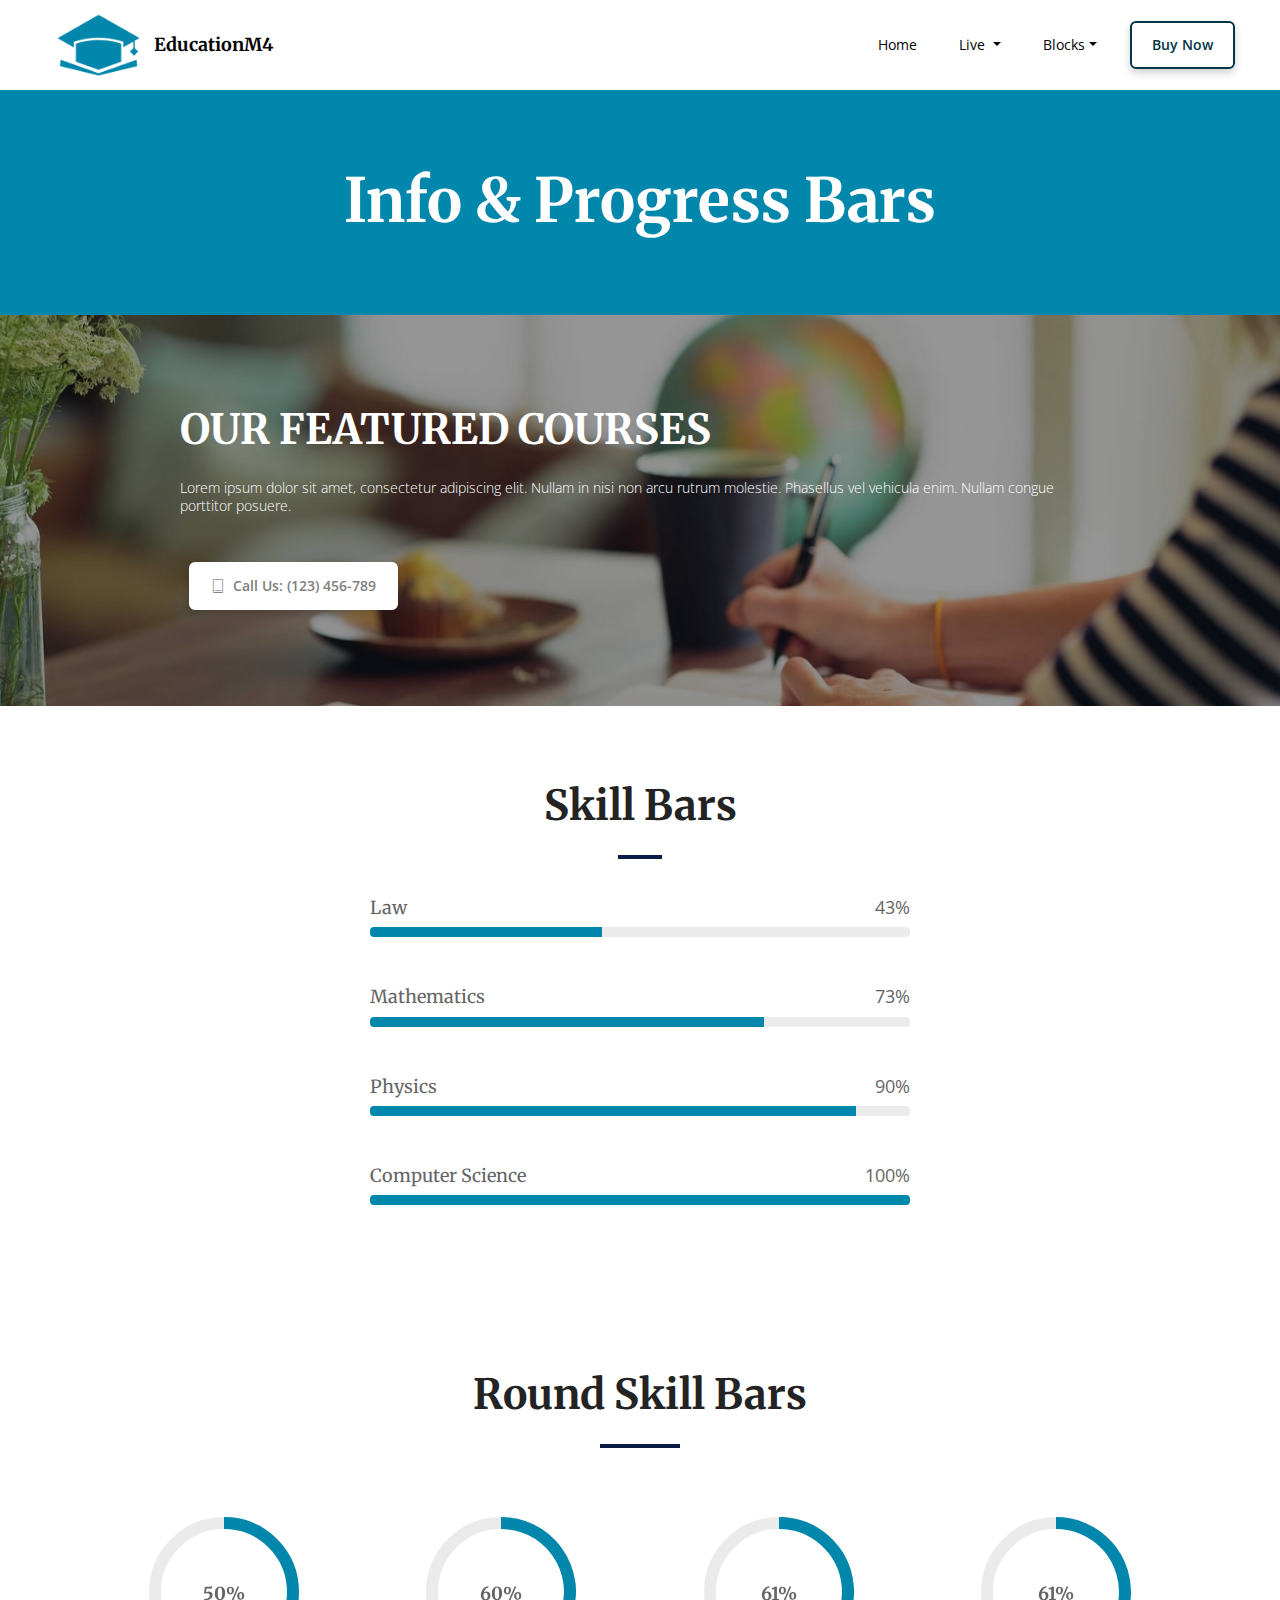
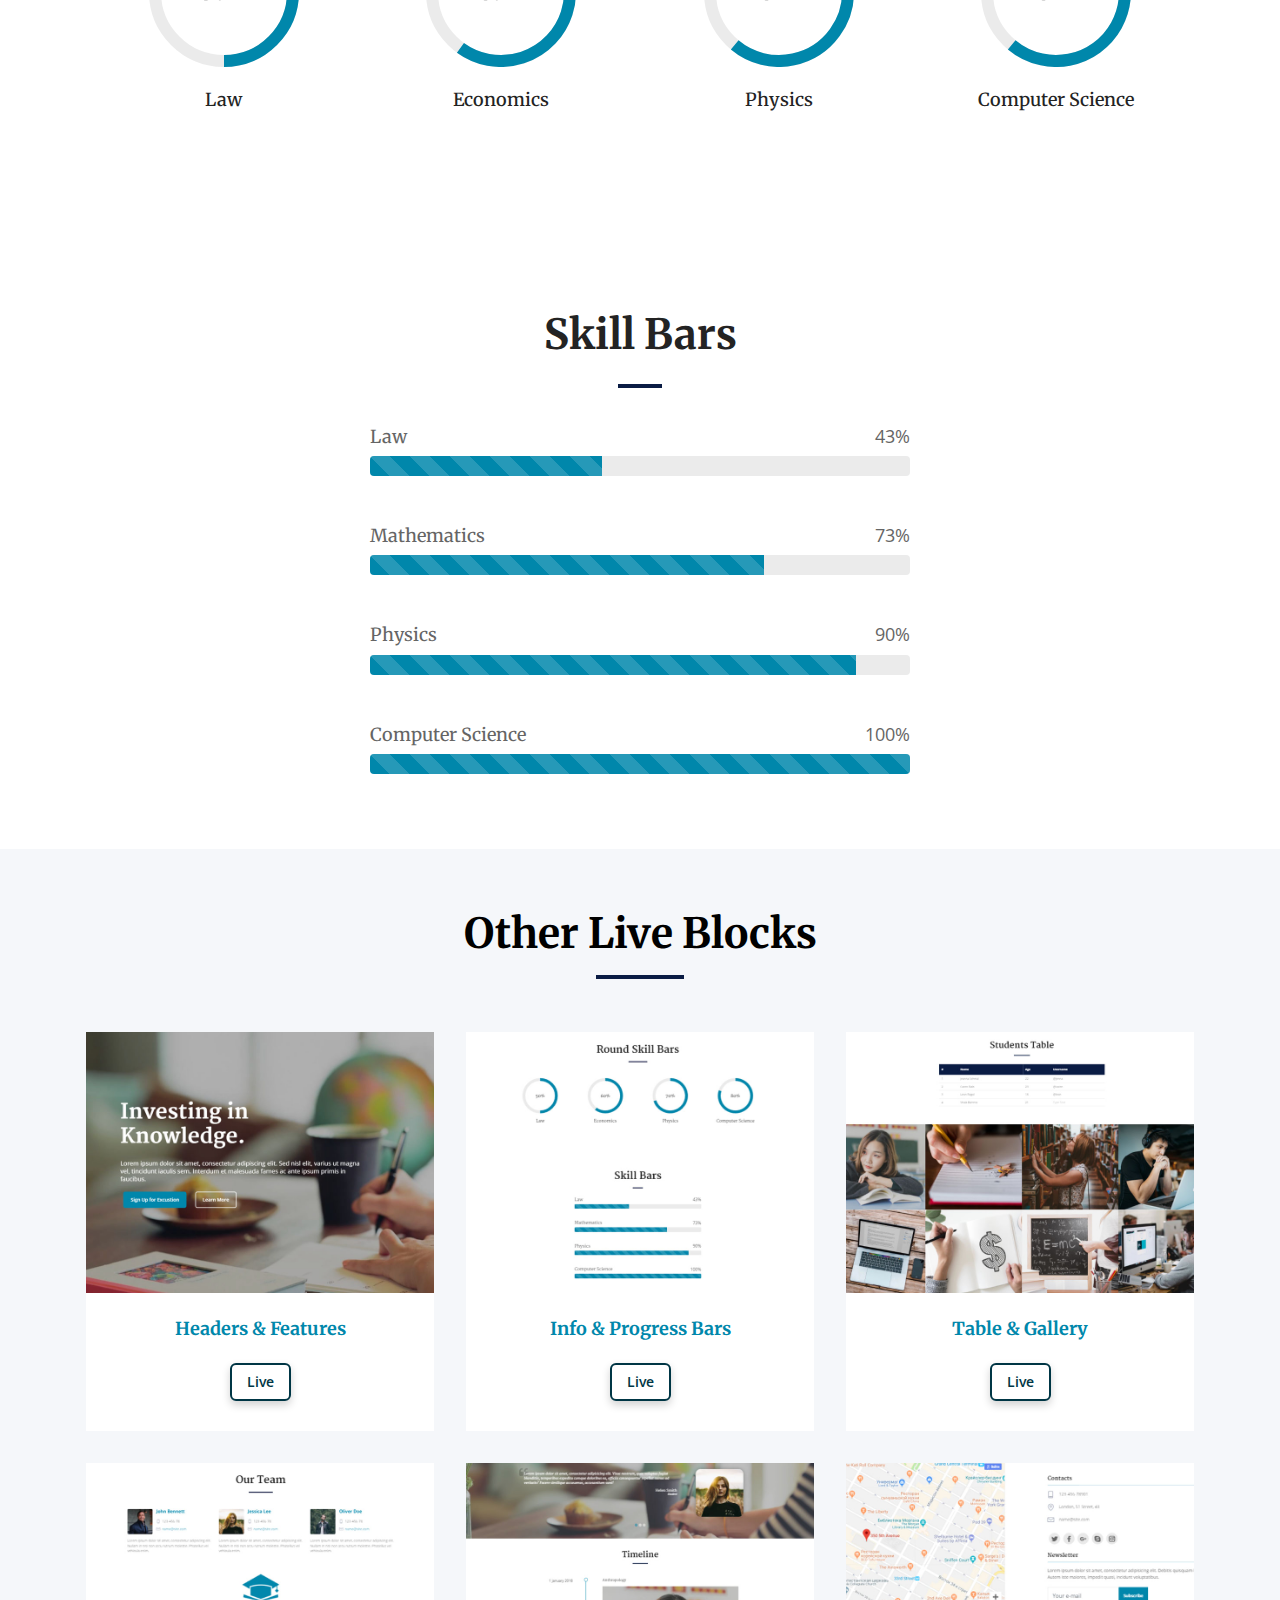
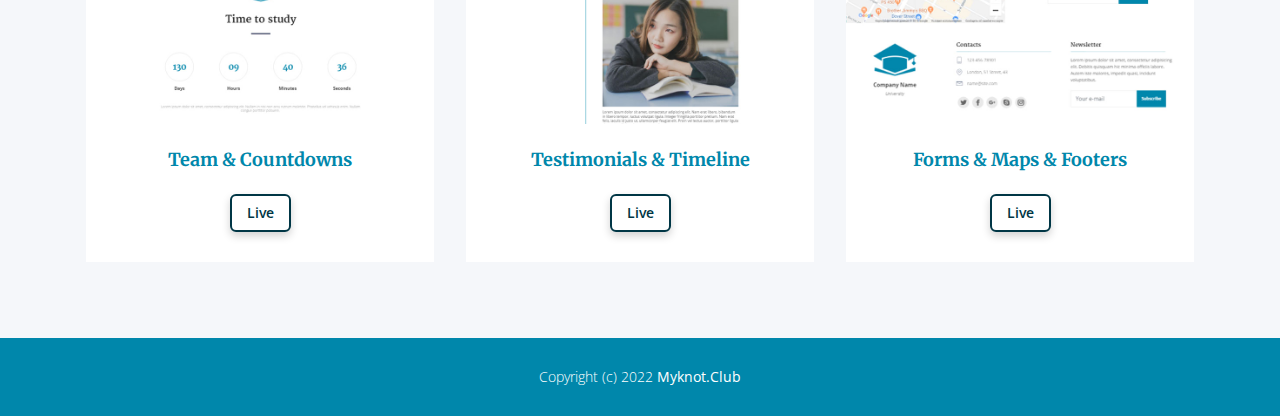
<file: info.html>
<!DOCTYPE html>
<html >

<head>
  <meta charset="UTF-8">
  <meta http-equiv="X-UA-Compatible" content="IE=edge">
  <meta name="viewport" content="width=device-width, initial-scale=1, minimum-scale=1">
  <link rel="shortcut icon" href="assets/images/logo.png" type="image/x-icon">
  <title>EducationM4</title>
  <link rel="stylesheet" href="assets/web/assets/mobirise-icons-bold/mobirise-icons-bold.css">
  <link rel="stylesheet" href="assets/web/assets/mobirise-icons/mobirise-icons.css">
  <link rel="stylesheet" href="assets/tether/tether.min.css">
  <link rel="stylesheet" href="assets/bootstrap/css/bootstrap.min.css">
  <link rel="stylesheet" href="assets/bootstrap/css/bootstrap-grid.min.css">
  <link rel="stylesheet" href="assets/bootstrap/css/bootstrap-reboot.min.css">
  <link rel="stylesheet" href="assets/soundcloud-plugin/style.css">
  <link rel="stylesheet" href="assets/dropdown/css/style.css">
  <link rel="stylesheet" href="assets/as-pie-progress/css/progress.min.css">
  <link rel="stylesheet" href="assets/theme/css/style.css">
  <link rel="stylesheet" href="assets/mobirise/css/mbr-additional.css" type="text/css">
  
  
  
</head>
<body>

  <section class="menu cid-r1xJbFr6TJ" once="menu" id="menu1-7">

    

    <nav class="navbar navbar-dropdown align-items-center navbar-fixed-top navbar-toggleable-sm">
        
        <div class="menu-bottom">


            <div class="menu-logo">
                <div class="navbar-brand">
                    <span class="navbar-logo">
                        <a href="#">
                            <img src="assets/images/logo.png" alt="Mobirise" style="height: 4rem;">
                        </a>
                    </span>
                    <span class="navbar-caption-wrap"><a href="index.html" class="brand-link mbr-black text-black mbr-bold display-5">EducationM4</a></span>
                </div>
            </div>



            <div class="collapse navbar-collapse" id="navbarSupportedContent">
                <ul class="navbar-nav nav-dropdown js-float-line" data-app-modern-menu="true"><li class="nav-item">
                        <a class="nav-link link mbr-black text-black display-4" href="index.html">
                            Home</a>
                    </li>
                    <li class="nav-item dropdown">
                        <a class="nav-link link mbr-black dropdown-toggle text-black display-4" href="#" data-toggle="dropdown-submenu" aria-expanded="false">Live </a>
                        <div class="dropdown-menu">
                            <a class="mbr-black dropdown-item text-black display-4" href="courses.html">Training Courses </a>
                            <a class="mbr-black dropdown-item text-black display-4" href="university.html" aria-expanded="false">University </a>
                            
                        </div>
                    </li>

                    <li class="nav-item dropdown">
                        <a class="nav-link link mbr-black dropdown-toggle text-black display-4" href="#" data-toggle="dropdown-submenu" aria-expanded="false"> Blocks</a>
                        <div class="dropdown-menu">
                            <a class="mbr-black dropdown-item text-black display-4" href="headers.html">Headers &amp; Features</a>
                            <a class="mbr-black dropdown-item text-black display-4" href="info.html" aria-expanded="false">Info &amp; Progress Bars</a>
                            <a class="mbr-black dropdown-item text-black display-4" href="table.html" aria-expanded="false">Table &amp; Gallery</a><a class="mbr-black text-black dropdown-item display-4" href="team.html" aria-expanded="false">Team &amp; Countdowns</a><a class="mbr-black text-black dropdown-item display-4" href="testimonials.html" aria-expanded="false">Testimonials &amp; Timeline</a><a class="mbr-black text-black dropdown-item display-4" href="forms.html" aria-expanded="false">Forms &amp; Maps &amp; Footers</a>
                        </div>
                    </li></ul>

                <div class="navbar-buttons mbr-section-btn"><a class="btn btn-md btn-primary-outline display-4" href="http://my.mobirise.com/buy.php?p=47"> Buy Now</a></div>

            </div>
            <button class="navbar-toggler " type="button" data-toggle="collapse" data-target="#navbarSupportedContent" aria-controls="navbarSupportedContent" aria-expanded="false" aria-label="Toggle navigation">
                <div class="hamburger">
                    <span></span>
                    <span></span>
                    <span></span>
                    <span></span>
                </div>
            </button>







        </div>
    </nav>
</section>

<section class="header1 cid-r1ybBfpFnR" id="header1-25">

    

    

    <div class="container align-center">
        <div class="row justify-content-center">
            <div class="mbr-white col-lg-10 col-md-12">
                <h1 class="mbr-section-title mbr-bold align-left mbr-white pb-4 mbr-fonts-style display-1">
                    <div>Info &amp; Progress Bars</div>
                </h1>
                
                
            </div>
        </div>
    </div>
    
</section>

<section class="info1 cid-r1xQ8CQ5wh" id="info1-n">

    

    <div class="mbr-overlay" style="opacity: 0.4; background-color: rgb(0, 0, 0);">
    </div>

    <div class="container align-center">
        <div class="row justify-content-center">
            <div class="mbr-white col-lg-10 col-md-12">
                <h1 class="mbr-section-title mbr-bold align-left mbr-white pb-3 mbr-fonts-style display-2">
                    OUR FEATURED COURSES</h1>
                <p class="mbr-text align-left pb-4 mbr-fonts-style display-4">
                    Lorem ipsum dolor sit amet, consectetur adipiscing elit. Nullam in nisi non arcu rutrum molestie. Phasellus vel vehicula
                    enim. Nullam congue porttitor posuere.</p>
                <div class="mbr-section-btn align-left"><a class="btn btn-md btn-white display-4" href="#"><span class="mbri-tablet-vertical mbr-iconfont mbr-iconfont-btn" style="color: rgb(101, 101, 101);"></span>
                        Call Us: (123) 456-789</a></div>
            </div>
        </div>
    </div>
    
</section>

<section class="progress-bars1 cid-r1xQ9FfBjZ" id="progress-bars1-o">

    

    

    <div class="container">
        <div class="row justify-content-center">
            <div class="col-lg-6 col-md-12">
                <h2 class="mbr-section-title pb-2 mbr-bold mbr-fonts-style align-left display-2">Skill Bars</h2>
                <div class="line-wrap">
                    <div class="line"></div>
                </div>

                

                <div class="progress_elements">
                    <div class="progress1 pb-5">
                        <div class="title-wrap">
                            <div class="progressbar-title mbr-fonts-style display-5">
                                <p>
                                    Law
                                </p>
                            </div>
                            <div class="progress_value mbr-fonts-style display-7">
                                <div class="progressbar-number"></div>
                                <span> %</span>
                            </div>
                        </div>
                        <progress class="progress progress-primary mbr-bold" max="100" value="43">
                        </progress>
                    </div>

                    <div class="progress2 pb-5">
                        <div class="title-wrap">
                            <div class="progressbar-title mbr-fonts-style display-5">
                                <p>
                                    Mathematics</p>
                            </div>
                            <div class="progress_value mbr-fonts-style display-7">
                                <div class="progressbar-number"></div>
                                <span>%</span>
                            </div>
                        </div>
                        <progress class="progress progress-primary" max="100" value="73">
                        </progress>
                    </div>

                    <div class="progress3 pb-5">
                        <div class="title-wrap">
                            <div class="progressbar-title mbr-fonts-style display-5">
                                <p>
                                    Physics
                                </p>
                            </div>
                            <div class="progress_value mbr-fonts-style display-7">
                                <div class="progressbar-number"></div>
                                <span>%</span>
                            </div>
                        </div>
                        <progress class="progress progress-primary" max="100" value="90">
                        </progress>
                    </div>

                    <div class="progress4">
                        <div class="title-wrap">
                            <div class="progressbar-title mbr-fonts-style display-5">
                                <p>
                                    Computer Science
                                </p>
                            </div>
                            <div class="progress_value mbr-fonts-style display-7">
                                <div class="progressbar-number"></div>
                                <span>%</span>
                            </div>
                        </div>
                        <progress class="progress progress-primary" max="100" value="100">
                        </progress>
                    </div>
                </div>
            </div>
        </div>
    </div>
</section>

<section class="progress-bars3 cid-r1xQ9QIEXF" id="progress-bars3-p">

    

    

    <div class="container">
        <h2 class="mbr-section-title pb-2 mbr-bold mbr-fonts-style align-left display-2">Round Skill Bars</h2>
        <div class="line-wrap">
            <div class="line"></div>
        </div>

        

        <div class="media-container-row pt-2 mt-2">
            <div class="card p-3 align-center">
                <div class="wrap">
                    <div class="pie_progress progress1" role="progressbar" data-goal="50">
                        <p class="pie_progress__number mbr-fonts-style mbr-bold display-5">50%</p>
                    </div>
                </div>
                <div class="mbr-crt-title pt-3">
                    <h4 class="card-title py-2 mbr-fonts-style display-5">
                        Law
                    </h4>
                </div>
            </div>

            <div class="card p-3 align-center">
                <div class="wrap">
                    <div class="pie_progress progress2" role="progressbar" data-goal="60">
                        <p class="pie_progress__number mbr-fonts-style mbr-bold display-5"></p>
                    </div>
                </div>
                <div class="mbr-crt-title pt-3">
                    <h4 class="card-title py-2 mbr-fonts-style display-5">
                        Economics
                    </h4>
                </div>
            </div>

            <div class="card p-3 align-center">
                <div class="wrap">
                    <div class="pie_progress progress3" role="progressbar" data-goal="70">
                        <p class="pie_progress__number mbr-fonts-style mbr-bold display-5">70%</p>
                    </div>
                </div>
                <div class="mbr-crt-title pt-3">
                    <h4 class="card-title py-2 mbr-fonts-style display-5">
                        Physics
                    </h4>
                </div>
            </div>

            <div class="card p-3 align-center">
                <div class="wrap">
                    <div class="pie_progress progress4" role="progressbar" data-goal="80">
                        <p class="pie_progress__number mbr-fonts-style mbr-bold display-5"></p>
                    </div>
                </div>
                <div class="mbr-crt-title pt-3">
                    <h4 class="card-title py-2 mbr-fonts-style display-5">Computer Science</h4>
                </div>
            </div>

            

            
        </div>
    </div>
</section>

<section class="progress-bars2 cid-r1xQ9ZSpNl" id="progress-bars2-q">

    

    

    <div class="container">
        <div class="row justify-content-center">
            <div class="col-lg-6 col-md-12">
                <h2 class="mbr-section-title pb-2 mbr-bold mbr-fonts-style align-left display-2">Skill Bars</h2>
                <div class="line-wrap">
                    <div class="line"></div>
                </div>

                

                <div class="progress_elements">
                    <div class="progress1 pb-5">
                        <div class="title-wrap">
                            <div class="progressbar-title mbr-fonts-style display-5">
                                <p>
                                    Law
                                </p>
                            </div>
                            <div class="progress_value mbr-fonts-style display-7">
                                <div class="progressbar-number"></div>
                                <span> %</span>
                            </div>
                        </div>
                        <progress class="progress progress-primary mbr-bold" max="100" value="43">
                        </progress>
                    </div>

                    <div class="progress2 pb-5">
                        <div class="title-wrap">
                            <div class="progressbar-title mbr-fonts-style display-5">
                                <p>
                                    Mathematics</p>
                            </div>
                            <div class="progress_value mbr-fonts-style display-7">
                                <div class="progressbar-number"></div>
                                <span>%</span>
                            </div>
                        </div>
                        <progress class="progress progress-primary" max="100" value="73">
                        </progress>
                    </div>

                    <div class="progress3 pb-5">
                        <div class="title-wrap">
                            <div class="progressbar-title mbr-fonts-style display-5">
                                <p>
                                    Physics
                                </p>
                            </div>
                            <div class="progress_value mbr-fonts-style display-7">
                                <div class="progressbar-number"></div>
                                <span>%</span>
                            </div>
                        </div>
                        <progress class="progress progress-primary" max="100" value="90">
                        </progress>
                    </div>

                    <div class="progress4">
                        <div class="title-wrap">
                            <div class="progressbar-title mbr-fonts-style display-5">
                                <p>
                                    Computer Science
                                </p>
                            </div>
                            <div class="progress_value mbr-fonts-style display-7">
                                <div class="progressbar-number"></div>
                                <span>%</span>
                            </div>
                        </div>
                        <progress class="progress progress-primary" max="100" value="100">
                        </progress>
                    </div>
                </div>
            </div>
        </div>
    </div>
</section>

<section class="features1 cid-r1ybCmMLw0" id="features1-26">

    

    
    <div class="container">
        <div class="row justify-content-center">
            <div class="col-md-12">
                <h2 class="mbr-section-title pb-2 mbr-bold mbr-fonts-style align-left display-2">Other Live  Blocks</h2>
                <div class="line-wrap">
                    <div class="line"></div>
                </div>

            </div>
        </div>
        <div class="row row-content justify-content-center">
            <div class="card p-3 col-12 col-md-6 col-lg-4">
                <div class="card-wrapper">
                    <div class="card-img">
                        <a href="headers.html"><img src="assets/images/01.jpg" title="" alt=""></a>
                    </div>
                    <div class="card-box">
                        <h4 class="card-title mbr-fonts-style mbr-bold display-5">
                            Headers &amp; Features</h4>
                        
                        
                        <div class="mbr-section-btn"><a href="headers.html" class="btn btn-primary-outline display-4">Live </a></div>
                    </div>
                </div>
            </div>

            <div class="card p-3 col-12 col-md-6 col-lg-4">
                <div class="card-wrapper">
                    <div class="card-img">
                        <a href="info.html"><img src="assets/images/02.jpg" title="" alt=""></a>
                    </div>
                    <div class="card-box">
                        <h4 class="card-title mbr-fonts-style mbr-bold display-5">Info &amp; Progress Bars</h4>
                        
                        
                        <div class="mbr-section-btn"><a href="info.html" class="btn btn-primary-outline display-4">Live </a></div>
                    </div>
                </div>
            </div>

            <div class="card p-3 col-12 col-md-6 col-lg-4">
                <div class="card-wrapper">
                    <div class="card-img">
                        <a href="table.html"><img src="assets/images/03.jpg" title="" alt=""></a>
                    </div>
                    <div class="card-box">
                        <h4 class="card-title mbr-fonts-style mbr-bold display-5">Table &amp; Gallery</h4>
                        
                        
                        <div class="mbr-section-btn"><a href="table.html" class="btn btn-primary-outline display-4">Live </a></div>
                    </div>
                </div>
            </div>
            <div class="card p-3 col-12 col-md-6 col-lg-4">
                <div class="card-wrapper">
                    <div class="card-img">
                        <a href="team.html"><img src="assets/images/04.jpg" title="" alt=""></a>
                    </div>
                    <div class="card-box">
                        <h4 class="card-title mbr-fonts-style mbr-bold display-5">Team &amp; Countdowns</h4>
                        
                        
                        <div class="mbr-section-btn"><a href="team.html" class="btn btn-primary-outline display-4">Live </a></div>
                    </div>
                </div>
            </div>

            <div class="card p-3 col-12 col-md-6 col-lg-4">
                <div class="card-wrapper">
                    <div class="card-img">
                        <a href="testimonials.html"><img src="assets/images/05.jpg" title="" alt=""></a>
                    </div>
                    <div class="card-box">
                        <h4 class="card-title mbr-fonts-style mbr-bold display-5">
                            Testimonials &amp; Timeline</h4>
                        
                        
                        <div class="mbr-section-btn"><a href="testimonials.html" class="btn btn-primary-outline display-4">Live </a></div>
                    </div>
                </div>
            </div>

            <div class="card p-3 col-12 col-md-6 col-lg-4">
                <div class="card-wrapper">
                    <div class="card-img">
                        <a href="forms.html"><img src="assets/images/06.jpg" title="" alt=""></a>
                    </div>
                    <div class="card-box">
                        <h4 class="card-title mbr-fonts-style mbr-bold display-5">Forms &amp; Maps &amp; Footers</h4>
                        
                        
                        <div class="mbr-section-btn"><a href="forms.html" class="btn btn-primary-outline display-4">Live </a></div>
                    </div>
                </div>
            </div>

        </div>
    </div>
</section>

<section class="footer2 cid-r1ybDgpXbm" id="footer2-27">

    

    

    <div class="container">

        <div class="row">
            <div class="col-sm-12">
                <p class="mbr-text links mbr-fonts-style display-4">
                    Copyright (c) 2022
                    <a href="https://www.myknot.club/" class="text-white">Myknot.Club</a>
                </p>
            </div>
        </div>
    </div>
</section>


  <script src="assets/web/assets/jquery/jquery.min.js"></script>
  <script src="assets/tether/tether.min.js"></script>
  <script src="assets/popper/popper.min.js"></script>
  <script src="assets/bootstrap/js/bootstrap.min.js"></script>
  <script src="assets/smoothscroll/smooth-scroll.js"></script>
  <script src="assets/dropdown/js/script.min.js"></script>
  <script src="assets/touchswipe/jquery.touch-swipe.min.js"></script>
  <script src="assets/as-pie-progress/jquery-as-pie-progress.min.js"></script>
  <script src="assets/theme/js/script.js"></script>
  
  
</body>

</html>
</file>
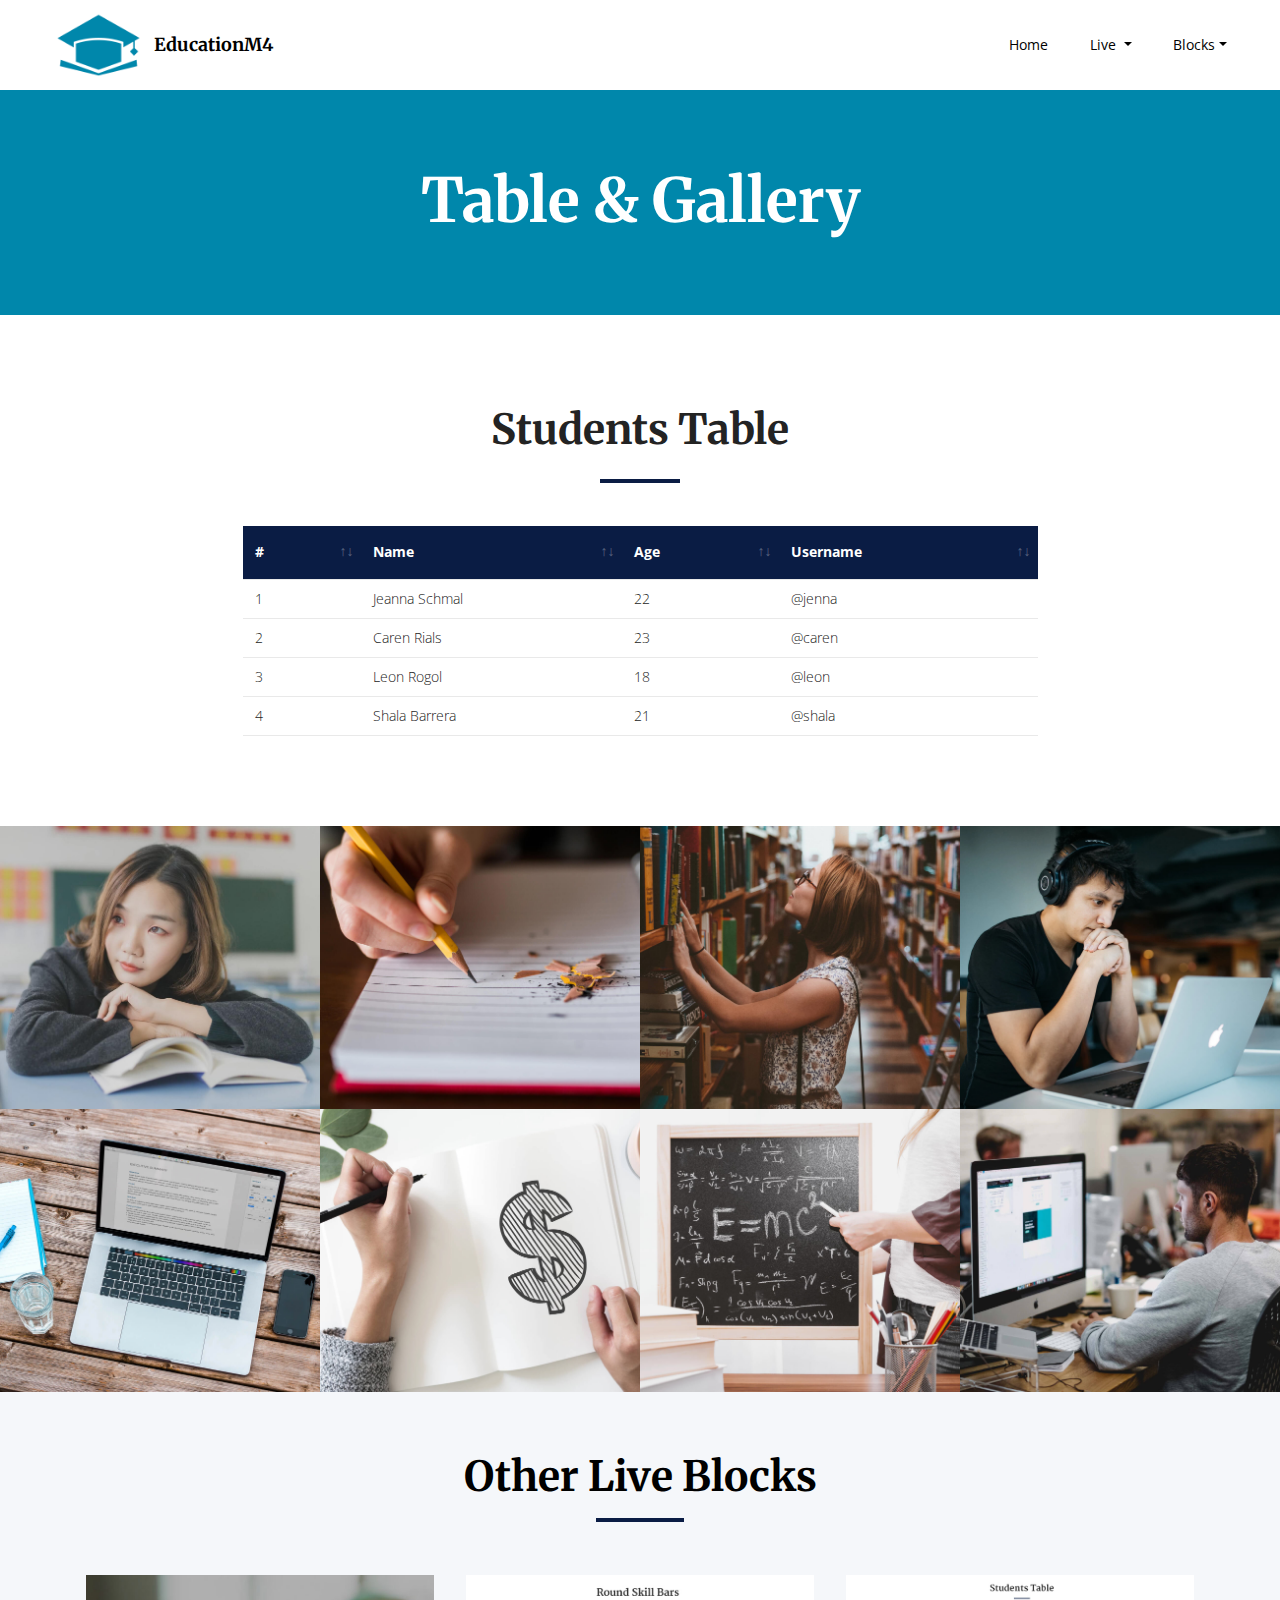
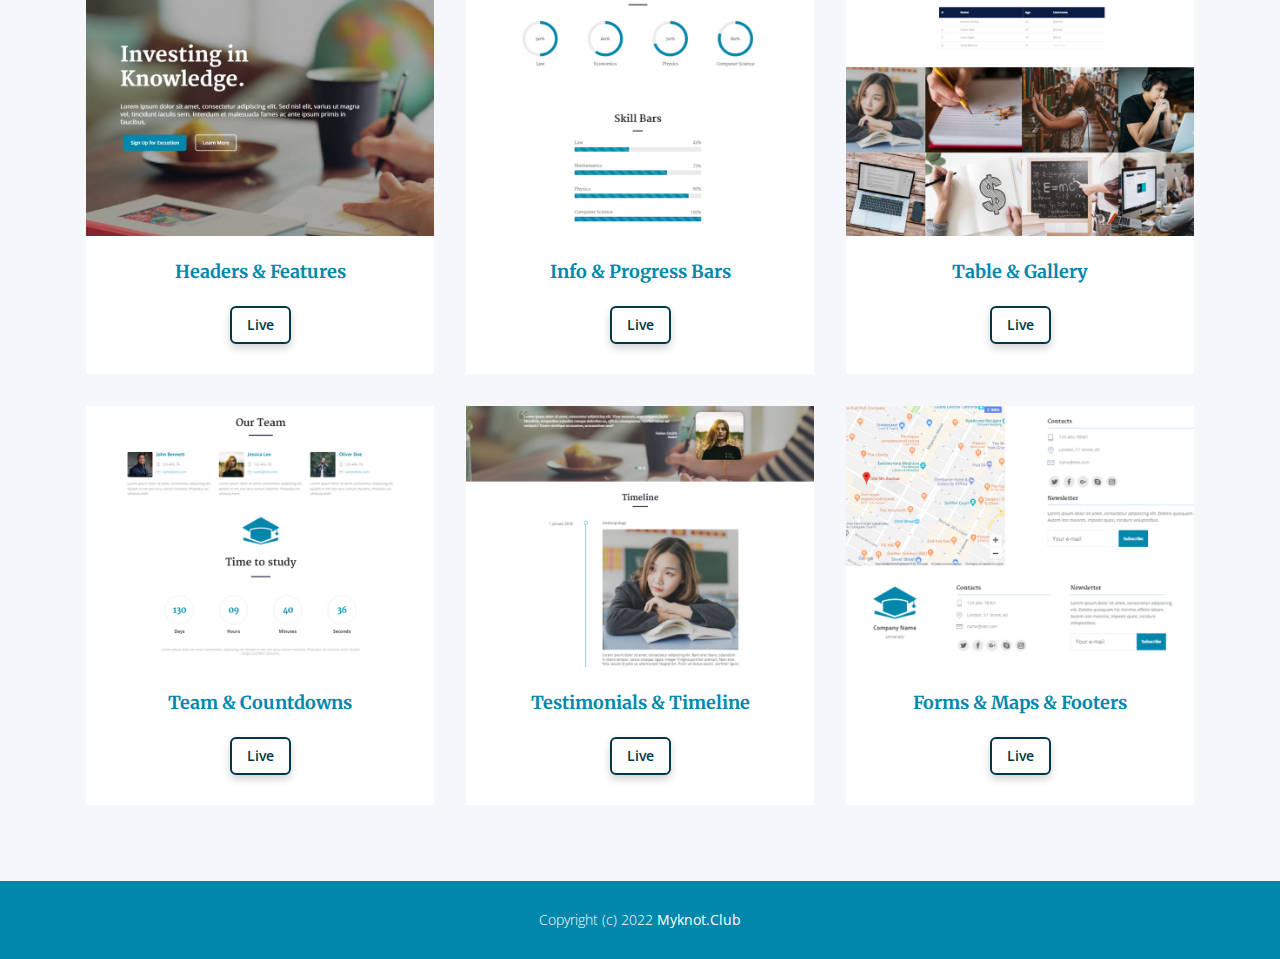
<file: table.html>
<!DOCTYPE html>
<html >

<head>
  <meta charset="UTF-8">
  <meta http-equiv="X-UA-Compatible" content="IE=edge">
  <meta name="viewport" content="width=device-width, initial-scale=1, minimum-scale=1">
  <link rel="shortcut icon" href="assets/images/logo.png" type="image/x-icon">
  <title>EducationM4</title>
  <link rel="stylesheet" href="assets/web/assets/mobirise-icons-bold/mobirise-icons-bold.css">
  <link rel="stylesheet" href="assets/web/assets/mobirise-icons/mobirise-icons.css">
  <link rel="stylesheet" href="assets/tether/tether.min.css">
  <link rel="stylesheet" href="assets/soundcloud-plugin/style.css">
  <link rel="stylesheet" href="assets/bootstrap/css/bootstrap.min.css">
  <link rel="stylesheet" href="assets/bootstrap/css/bootstrap-grid.min.css">
  <link rel="stylesheet" href="assets/bootstrap/css/bootstrap-reboot.min.css">
  <link rel="stylesheet" href="assets/dropdown/css/style.css">
  <link rel="stylesheet" href="assets/datatables/data-tables.bootstrap4.min.css">
  <link rel="stylesheet" href="assets/theme/css/style.css">
  <link rel="stylesheet" href="assets/gallery/style.css">
  <link rel="stylesheet" href="assets/mobirise/css/mbr-additional.css" type="text/css">
  
  
  
</head>
<body>


  <section class="menu cid-r1xJbFr6TJ" once="menu" id="menu1-8">

    

    <nav class="navbar navbar-dropdown align-items-center navbar-fixed-top navbar-toggleable-sm">
        
        <div class="menu-bottom">


            <div class="menu-logo">
                <div class="navbar-brand">
                    <span class="navbar-logo">
                        <a href="#">
                            <img src="assets/images/logo.png" alt="Mobirise" style="height: 4rem;">
                        </a>
                    </span>
                    <span class="navbar-caption-wrap"><a href="index.html" class="brand-link mbr-black text-black mbr-bold display-5">EducationM4</a></span>
                </div>
            </div>



            <div class="collapse navbar-collapse" id="navbarSupportedContent">
                <ul class="navbar-nav nav-dropdown js-float-line" data-app-modern-menu="true"><li class="nav-item">
                        <a class="nav-link link mbr-black text-black display-4" href="index.html">
                            Home</a>
                    </li>
                    <li class="nav-item dropdown">
                        <a class="nav-link link mbr-black dropdown-toggle text-black display-4" href="#" data-toggle="dropdown-submenu" aria-expanded="false">Live </a>
                        <div class="dropdown-menu">
                            <a class="mbr-black dropdown-item text-black display-4" href="courses.html">Training Courses </a>
                            <a class="mbr-black dropdown-item text-black display-4" href="university.html" aria-expanded="false">University </a>
                            
                        </div>
                    </li>

                    <li class="nav-item dropdown">
                        <a class="nav-link link mbr-black dropdown-toggle text-black display-4" href="#" data-toggle="dropdown-submenu" aria-expanded="false"> Blocks</a>
                        <div class="dropdown-menu">
                            <a class="mbr-black dropdown-item text-black display-4" href="headers.html">Headers &amp; Features</a>
                            <a class="mbr-black dropdown-item text-black display-4" href="info.html" aria-expanded="false">Info &amp; Progress Bars</a>
                            <a class="mbr-black dropdown-item text-black display-4" href="table.html" aria-expanded="false">Table &amp; Gallery</a><a class="mbr-black text-black dropdown-item display-4" href="team.html" aria-expanded="false">Team &amp; Countdowns</a><a class="mbr-black text-black dropdown-item display-4" href="testimonials.html" aria-expanded="false">Testimonials &amp; Timeline</a><a class="mbr-black text-black dropdown-item display-4" href="forms.html" aria-expanded="false">Forms &amp; Maps &amp; Footers</a>
                        </div>
                    </li></ul>


            </div>
            <button class="navbar-toggler " type="button" data-toggle="collapse" data-target="#navbarSupportedContent" aria-controls="navbarSupportedContent" aria-expanded="false" aria-label="Toggle navigation">
                <div class="hamburger">
                    <span></span>
                    <span></span>
                    <span></span>
                    <span></span>
                </div>
            </button>







        </div>
    </nav>
</section>

<section class="header1 cid-r1ybPBP0jx" id="header1-28">

    

    

    <div class="container align-center">
        <div class="row justify-content-center">
            <div class="mbr-white col-lg-10 col-md-12">
                <h1 class="mbr-section-title mbr-bold align-left mbr-white pb-4 mbr-fonts-style display-1">
                    <div>Table &amp; Gallery</div>
                </h1>
                
                
            </div>
        </div>
    </div>
    
</section>

<section class="section-table cid-r1xQbKMERa" id="table1-r">

    
    
    <div class="container container-table">
        <h2 class="mbr-section-title pb-2 mbr-bold mbr-fonts-style align-left display-2">Students Table</h2>
        <div class="line-wrap">
            <div class="line"></div>
        </div>

        


        <div class="row justify-content-center">
            <div class="col-lg-9 col-md-12">

                <div class="table-wrapper">
                    <div class="container">
                        
                    </div>

                    <div class="container scroll">
                        <table class="table" cellspacing="0">
                            <thead>
                                <tr class="table-heads ">
                                    
                                    
                                    
                                    
                                <th class="head-item mbr-fonts-style mbr-bold display-4">
                                        #</th><th class="head-item mbr-fonts-style mbr-bold display-4">Name</th><th class="head-item mbr-fonts-style mbr-bold display-4">
                                        Age</th><th class="head-item mbr-fonts-style mbr-bold display-4">
                                        Username</th></tr>
                            </thead>

                            <tbody>
                                
                                
                                
                                
                            <tr>
                                    
                                    
                                    
                                    
                                <td class="body-item mbr-fonts-style display-4">1</td><td class="body-item mbr-fonts-style display-4">Jeanna Schmal</td><td class="body-item mbr-fonts-style display-4">22</td><td class="body-item mbr-fonts-style display-4">@jenna</td></tr><tr>
                                    
                                    
                                    
                                    
                                <td class="body-item mbr-fonts-style display-4">2</td><td class="body-item mbr-fonts-style display-4">Caren Rials</td><td class="body-item mbr-fonts-style display-4">23</td><td class="body-item mbr-fonts-style display-4">@caren</td></tr><tr>
                                    
                                    
                                    
                                    
                                <td class="body-item mbr-fonts-style display-4">3</td><td class="body-item mbr-fonts-style display-4">Leon Rogol</td><td class="body-item mbr-fonts-style display-4">18</td><td class="body-item mbr-fonts-style display-4">@leon</td></tr><tr>
                                    
                                    
                                    
                                    
                                <td class="body-item mbr-fonts-style display-4">4</td><td class="body-item mbr-fonts-style display-4">Shala Barrera</td><td class="body-item mbr-fonts-style display-4">21</td><td class="body-item mbr-fonts-style display-4">@shala</td></tr></tbody>
                        </table>
                    </div>
                    <div class="container table-info-container">
                        
                    </div>
                </div>
            </div>
        </div>
    </div>
</section>

<section class="mbr-gallery mbr-slider-carousel cid-r1xQbUX3HL" id="gallery1-s">

    

    <div>
        <div><!-- Filter --><!-- Gallery --><div class="mbr-gallery-row"><div class="mbr-gallery-layout-default"><div><div><div class="mbr-gallery-item mbr-gallery-item--p0" data-video-url="false" data-tags="Awesome"><div href="#lb-gallery1-s" data-slide-to="0" data-toggle="modal"><img src="assets/images/gallery00.jpg" alt="" title=""><span class="icon-focus"></span></div></div><div class="mbr-gallery-item mbr-gallery-item--p0" data-video-url="false" data-tags="Responsive"><div href="#lb-gallery1-s" data-slide-to="1" data-toggle="modal"><img src="assets/images/gallery01.jpg" alt="" title=""><span class="icon-focus"></span></div></div><div class="mbr-gallery-item mbr-gallery-item--p0" data-video-url="false" data-tags="Creative"><div href="#lb-gallery1-s" data-slide-to="2" data-toggle="modal"><img src="assets/images/gallery02.jpg" alt="" title=""><span class="icon-focus"></span></div></div><div class="mbr-gallery-item mbr-gallery-item--p0" data-video-url="false" data-tags="Animated"><div href="#lb-gallery1-s" data-slide-to="3" data-toggle="modal"><img src="assets/images/gallery03.jpg" alt="" title=""><span class="icon-focus"></span></div></div><div class="mbr-gallery-item mbr-gallery-item--p0" data-video-url="false" data-tags="Awesome"><div href="#lb-gallery1-s" data-slide-to="4" data-toggle="modal"><img src="assets/images/gallery04.jpg" alt="" title=""><span class="icon-focus"></span></div></div><div class="mbr-gallery-item mbr-gallery-item--p0" data-video-url="false" data-tags="Awesome"><div href="#lb-gallery1-s" data-slide-to="5" data-toggle="modal"><img src="assets/images/gallery05.jpg" alt="" title=""><span class="icon-focus"></span></div></div><div class="mbr-gallery-item mbr-gallery-item--p0" data-video-url="false" data-tags="Responsive"><div href="#lb-gallery1-s" data-slide-to="6" data-toggle="modal"><img src="assets/images/gallery06.jpg" alt="" title=""><span class="icon-focus"></span></div></div><div class="mbr-gallery-item mbr-gallery-item--p0" data-video-url="false" data-tags="Animated"><div href="#lb-gallery1-s" data-slide-to="7" data-toggle="modal"><img src="assets/images/gallery07.jpg" alt="" title=""><span class="icon-focus"></span></div></div></div></div><div class="clearfix"></div></div></div><!-- Lightbox --><div data-app-prevent-settings="" class="mbr-slider modal fade carousel slide" tabindex="-1" data-keyboard="true" data-interval="false" id="lb-gallery1-s"><div class="modal-dialog"><div class="modal-content"><div class="modal-body"><div class="carousel-inner"><div class="carousel-item active"><img src="assets/images/gallery00.jpg" alt="" title=""></div><div class="carousel-item"><img src="assets/images/gallery01.jpg" alt="" title=""></div><div class="carousel-item"><img src="assets/images/gallery02.jpg" alt="" title=""></div><div class="carousel-item"><img src="assets/images/gallery03.jpg" alt="" title=""></div><div class="carousel-item"><img src="assets/images/gallery04.jpg" alt="" title=""></div><div class="carousel-item"><img src="assets/images/gallery05.jpg" alt="" title=""></div><div class="carousel-item"><img src="assets/images/gallery06.jpg" alt="" title=""></div><div class="carousel-item"><img src="assets/images/gallery07.jpg" alt="" title=""></div></div><a class="carousel-control carousel-control-prev" role="button" data-slide="prev" href="#lb-gallery1-s"><span class="mbri-left mbr-iconfont" aria-hidden="true"></span><span class="sr-only">Previous</span></a><a class="carousel-control carousel-control-next" role="button" data-slide="next" href="#lb-gallery1-s"><span class="mbri-right mbr-iconfont" aria-hidden="true"></span><span class="sr-only">Next</span></a><a class="close" href="#" role="button" data-dismiss="modal"><span class="sr-only">Close</span></a></div></div></div></div></div>
    </div>

</section>

<section class="features1 cid-r1ybQ6OXZS" id="features1-29">

    

    
    <div class="container">
        <div class="row justify-content-center">
            <div class="col-md-12">
                <h2 class="mbr-section-title pb-2 mbr-bold mbr-fonts-style align-left display-2">Other Live  Blocks</h2>
                <div class="line-wrap">
                    <div class="line"></div>
                </div>

            </div>
        </div>
        <div class="row row-content justify-content-center">
            <div class="card p-3 col-12 col-md-6 col-lg-4">
                <div class="card-wrapper">
                    <div class="card-img">
                        <a href="headers.html"><img src="assets/images/01.jpg" title="" alt=""></a>
                    </div>
                    <div class="card-box">
                        <h4 class="card-title mbr-fonts-style mbr-bold display-5">
                            Headers &amp; Features</h4>
                        
                        
                        <div class="mbr-section-btn"><a href="headers.html" class="btn btn-primary-outline display-4">Live </a></div>
                    </div>
                </div>
            </div>

            <div class="card p-3 col-12 col-md-6 col-lg-4">
                <div class="card-wrapper">
                    <div class="card-img">
                        <a href="info.html"><img src="assets/images/02.jpg" title="" alt=""></a>
                    </div>
                    <div class="card-box">
                        <h4 class="card-title mbr-fonts-style mbr-bold display-5">Info &amp; Progress Bars</h4>
                        
                        
                        <div class="mbr-section-btn"><a href="info.html" class="btn btn-primary-outline display-4">Live </a></div>
                    </div>
                </div>
            </div>

            <div class="card p-3 col-12 col-md-6 col-lg-4">
                <div class="card-wrapper">
                    <div class="card-img">
                        <a href="table.html"><img src="assets/images/03.jpg" title="" alt=""></a>
                    </div>
                    <div class="card-box">
                        <h4 class="card-title mbr-fonts-style mbr-bold display-5">Table &amp; Gallery</h4>
                        
                        
                        <div class="mbr-section-btn"><a href="table.html" class="btn btn-primary-outline display-4">Live </a></div>
                    </div>
                </div>
            </div>
            <div class="card p-3 col-12 col-md-6 col-lg-4">
                <div class="card-wrapper">
                    <div class="card-img">
                        <a href="team.html"><img src="assets/images/04.jpg" title="" alt=""></a>
                    </div>
                    <div class="card-box">
                        <h4 class="card-title mbr-fonts-style mbr-bold display-5">Team &amp; Countdowns</h4>
                        
                        
                        <div class="mbr-section-btn"><a href="team.html" class="btn btn-primary-outline display-4">Live </a></div>
                    </div>
                </div>
            </div>

            <div class="card p-3 col-12 col-md-6 col-lg-4">
                <div class="card-wrapper">
                    <div class="card-img">
                        <a href="testimonials.html"><img src="assets/images/05.jpg" title="" alt=""></a>
                    </div>
                    <div class="card-box">
                        <h4 class="card-title mbr-fonts-style mbr-bold display-5">
                            Testimonials &amp; Timeline</h4>
                        
                        
                        <div class="mbr-section-btn"><a href="testimonials.html" class="btn btn-primary-outline display-4">Live </a></div>
                    </div>
                </div>
            </div>

            <div class="card p-3 col-12 col-md-6 col-lg-4">
                <div class="card-wrapper">
                    <div class="card-img">
                        <a href="forms.html"><img src="assets/images/06.jpg" title="" alt=""></a>
                    </div>
                    <div class="card-box">
                        <h4 class="card-title mbr-fonts-style mbr-bold display-5">Forms &amp; Maps &amp; Footers</h4>
                        
                        
                        <div class="mbr-section-btn"><a href="forms.html" class="btn btn-primary-outline display-4">Live </a></div>
                    </div>
                </div>
            </div>

        </div>
    </div>
</section>

<section class="footer2 cid-r1ybQp8xAM" id="footer2-2a">

    

    

    <div class="container">

        <div class="row">
            <div class="col-sm-12">
                <p class="mbr-text links mbr-fonts-style display-4">
                    Copyright (c) 2022
                    <a href="https://www.myknot.club/" class="text-white">Myknot.Club</a>
                </p>
            </div>
        </div>
    </div>
</section>


  <script src="assets/web/assets/jquery/jquery.min.js"></script>
  <script src="assets/tether/tether.min.js"></script>
  <script src="assets/popper/popper.min.js"></script>
  <script src="assets/bootstrap/js/bootstrap.min.js"></script>
  <script src="assets/dropdown/js/script.min.js"></script>
  <script src="assets/smoothscroll/smooth-scroll.js"></script>
  <script src="assets/datatables/jquery.data-tables.min.js"></script>
  <script src="assets/datatables/data-tables.bootstrap4.min.js"></script>
  <script src="assets/touchswipe/jquery.touch-swipe.min.js"></script>
  <script src="assets/bootstrapcarouselswipe/bootstrap-carousel-swipe.js"></script>
  <script src="assets/vimeoplayer/jquery.mb.vimeo_player.js"></script>
  <script src="assets/masonry/masonry.pkgd.min.js"></script>
  <script src="assets/imagesloaded/imagesloaded.pkgd.min.js"></script>
  <script src="assets/theme/js/script.js"></script>
  <script src="assets/gallery/player.min.js"></script>
  <script src="assets/gallery/script.js"></script>
  <script src="assets/slidervideo/script.js"></script>
  
  
</body>

</html>
</file>
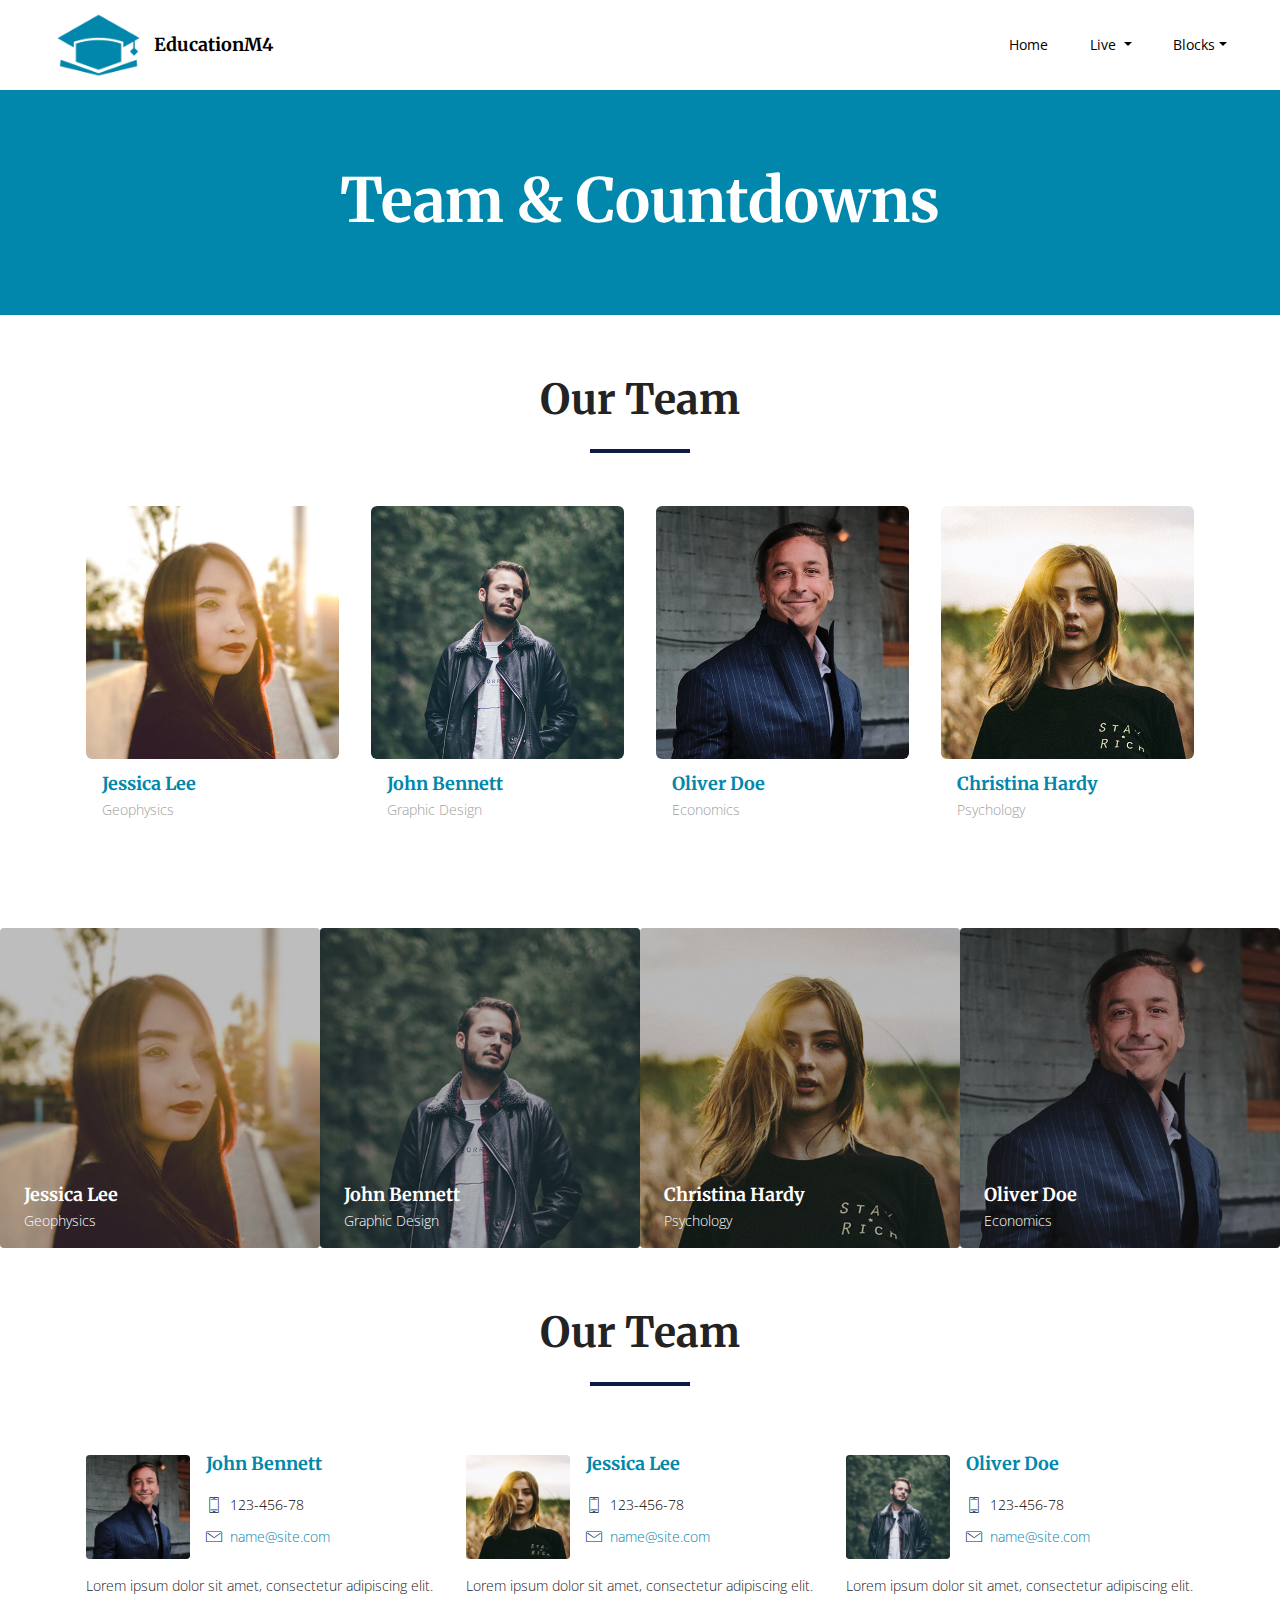
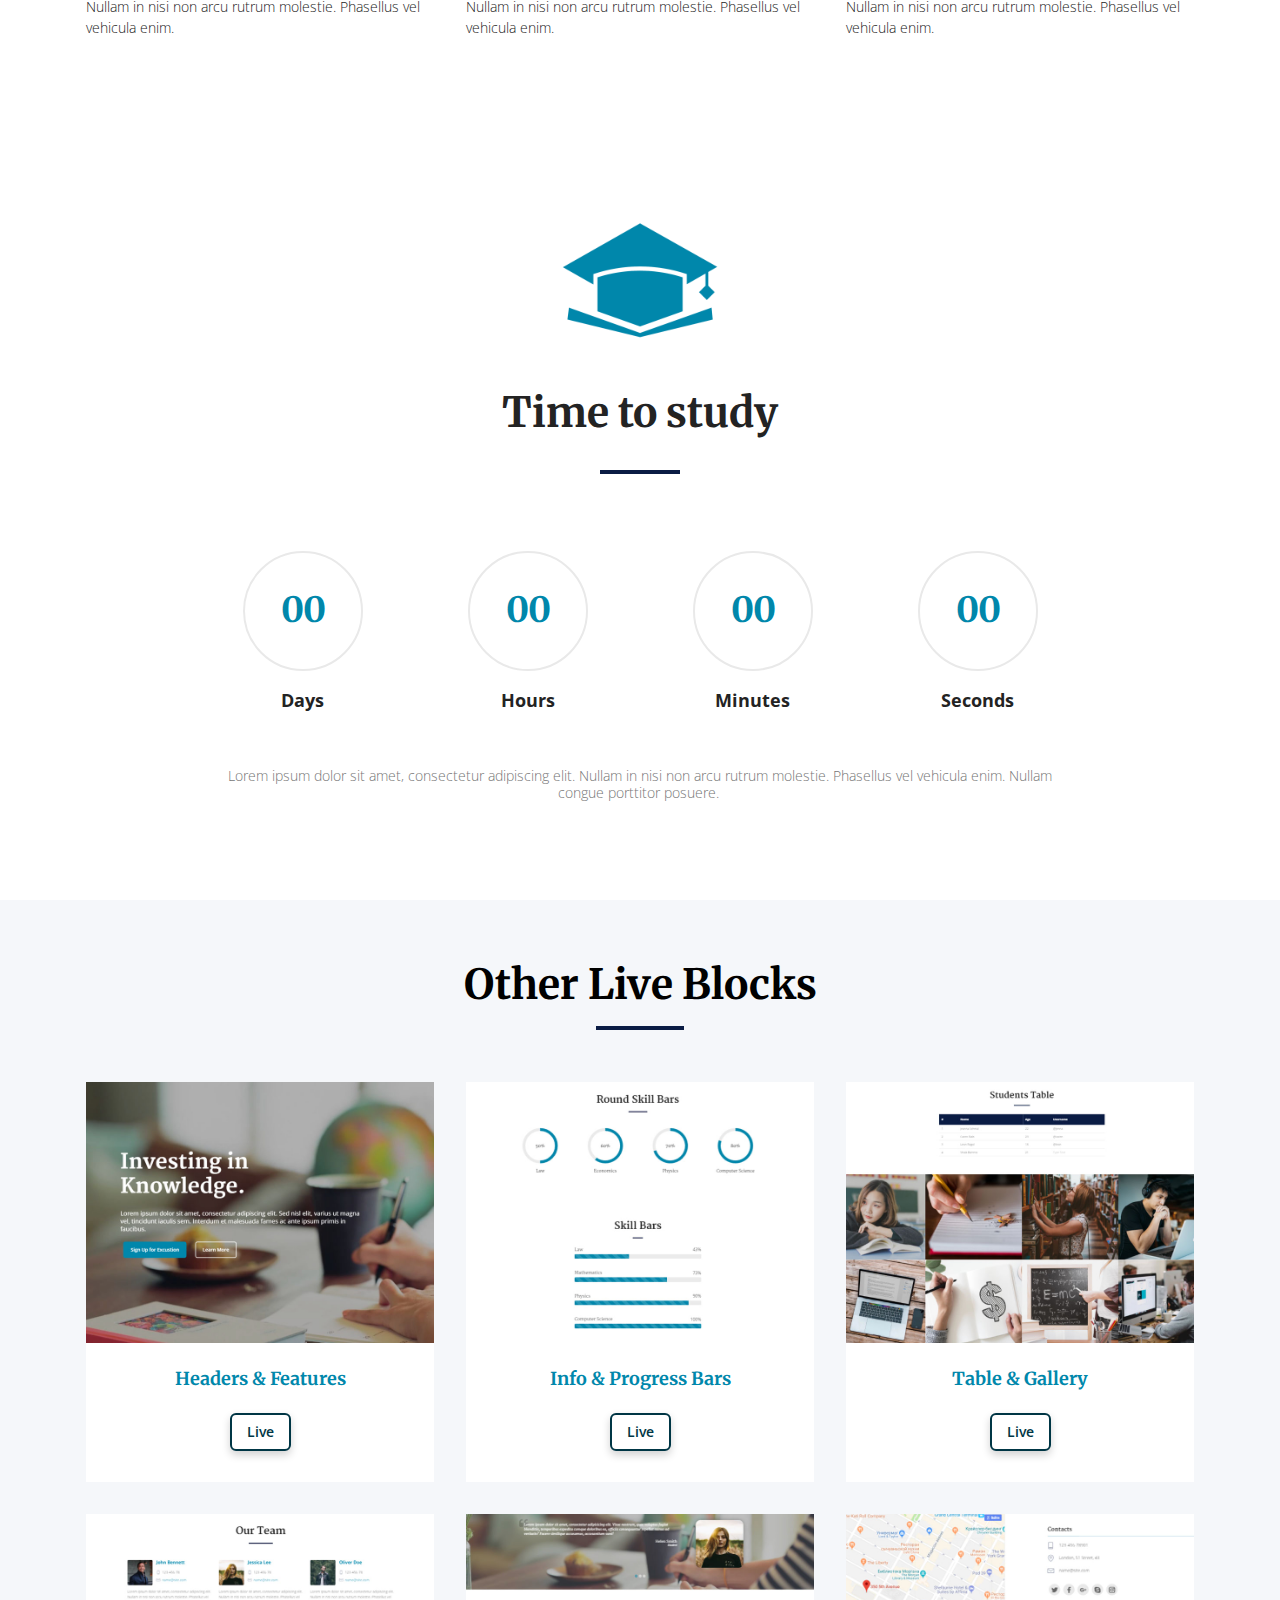
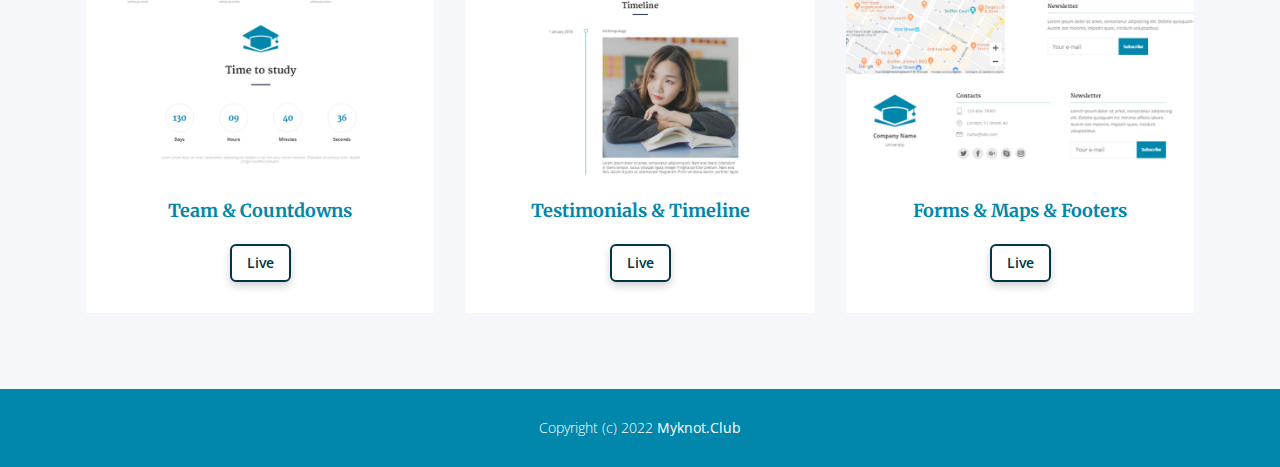
<file: team.html>
<!DOCTYPE html>
<html >

<head>
  <meta charset="UTF-8">
  <meta http-equiv="X-UA-Compatible" content="IE=edge">
  <meta name="viewport" content="width=device-width, initial-scale=1, minimum-scale=1">
  <link rel="shortcut icon" href="assets/images/logo.png" type="image/x-icon">
  <title>EducationM4 </title>
  <link rel="stylesheet" href="assets/web/assets/mobirise-icons-bold/mobirise-icons-bold.css">
  <link rel="stylesheet" href="assets/web/assets/mobirise-icons/mobirise-icons.css">
  <link rel="stylesheet" href="assets/tether/tether.min.css">
  <link rel="stylesheet" href="assets/bootstrap/css/bootstrap.min.css">
  <link rel="stylesheet" href="assets/bootstrap/css/bootstrap-grid.min.css">
  <link rel="stylesheet" href="assets/bootstrap/css/bootstrap-reboot.min.css">
  <link rel="stylesheet" href="assets/soundcloud-plugin/style.css">
  <link rel="stylesheet" href="assets/dropdown/css/style.css">
  <link rel="stylesheet" href="assets/theme/css/style.css">
  <link rel="stylesheet" href="assets/mobirise/css/mbr-additional.css" type="text/css">
  
  
  
</head>
<body>

  <section class="menu cid-r1xJbFr6TJ" once="menu" id="menu1-9">

    

    <nav class="navbar navbar-dropdown align-items-center navbar-fixed-top navbar-toggleable-sm">
        
        <div class="menu-bottom">


            <div class="menu-logo">
                <div class="navbar-brand">
                    <span class="navbar-logo">
                        <a href="#">
                            <img src="assets/images/logo.png" alt="Mobirise" style="height: 4rem;">
                        </a>
                    </span>
                    <span class="navbar-caption-wrap"><a href="index.html" class="brand-link mbr-black text-black mbr-bold display-5">EducationM4</a></span>
                </div>
            </div>



            <div class="collapse navbar-collapse" id="navbarSupportedContent">
                <ul class="navbar-nav nav-dropdown js-float-line" data-app-modern-menu="true"><li class="nav-item">
                        <a class="nav-link link mbr-black text-black display-4" href="index.html">
                            Home</a>
                    </li>
                    <li class="nav-item dropdown">
                        <a class="nav-link link mbr-black dropdown-toggle text-black display-4" href="#" data-toggle="dropdown-submenu" aria-expanded="false">Live </a>
                        <div class="dropdown-menu">
                            <a class="mbr-black dropdown-item text-black display-4" href="courses.html">Training Courses </a>
                            <a class="mbr-black dropdown-item text-black display-4" href="university.html" aria-expanded="false">University </a>
                            
                        </div>
                    </li>

                    <li class="nav-item dropdown">
                        <a class="nav-link link mbr-black dropdown-toggle text-black display-4" href="#" data-toggle="dropdown-submenu" aria-expanded="false"> Blocks</a>
                        <div class="dropdown-menu">
                            <a class="mbr-black dropdown-item text-black display-4" href="headers.html">Headers &amp; Features</a>
                            <a class="mbr-black dropdown-item text-black display-4" href="info.html" aria-expanded="false">Info &amp; Progress Bars</a>
                            <a class="mbr-black dropdown-item text-black display-4" href="table.html" aria-expanded="false">Table &amp; Gallery</a><a class="mbr-black text-black dropdown-item display-4" href="team.html" aria-expanded="false">Team &amp; Countdowns</a><a class="mbr-black text-black dropdown-item display-4" href="testimonials.html" aria-expanded="false">Testimonials &amp; Timeline</a><a class="mbr-black text-black dropdown-item display-4" href="forms.html" aria-expanded="false">Forms &amp; Maps &amp; Footers</a>
                        </div>
                    </li></ul>


            </div>
            <button class="navbar-toggler " type="button" data-toggle="collapse" data-target="#navbarSupportedContent" aria-controls="navbarSupportedContent" aria-expanded="false" aria-label="Toggle navigation">
                <div class="hamburger">
                    <span></span>
                    <span></span>
                    <span></span>
                    <span></span>
                </div>
            </button>







        </div>
    </nav>
</section>

<section class="header1 cid-r1yc0XUEJz" id="header1-2b">

    

    

    <div class="container align-center">
        <div class="row justify-content-center">
            <div class="mbr-white col-lg-10 col-md-12">
                <h1 class="mbr-section-title mbr-bold align-left mbr-white pb-4 mbr-fonts-style display-1">
                    <div>Team &amp; Countdowns</div>
                </h1>
                
                
            </div>
        </div>
    </div>
    
</section>

<section class="team1 cid-r2hdJbTpDQ" id="team1-2q">

    

    
    <div class="container">
        <div class="row justify-content-center">
            <div class="col-md-12">
                <h2 class="mbr-section-title pb-2 mbr-bold mbr-fonts-style align-left display-2">Our Team</h2>
                <div class="line-wrap">
                    <div class="line"></div>
                </div>

            </div>
        </div>
        <div class="row row-content justify-content-center">



            <div class="card p-3 col-12 col-md-5 col-lg-3">
                <div class="card-wrapper">
                    <div class="card-img">
                        <img src="assets/images/face4.jpg" title="">

                    </div>
                    <div class="card-box">
                        <h4 class="card-title pb-2 mbr-fonts-style mbr-bold display-5">Jessica Lee</h4>
                        <p class="mbr-text mbr-fonts-style display-4">
                            Geophysics</p>

                    </div>
                </div>

            </div>




            <div class="card p-3 col-12 col-md-5 col-lg-3">
                <div class="card-wrapper">
                    <div class="card-img">
                        <img src="assets/images/face3.jpg" title="">

                    </div>
                    <div class="card-box">
                        <h4 class="card-title pb-2 mbr-fonts-style mbr-bold display-5">John Bennett</h4>
                        <p class="mbr-text mbr-fonts-style display-4">
                            Graphic Design</p>

                    </div>
                </div>

            </div>


            <div class="card p-3 col-12 col-md-5 col-lg-3">
                <div class="card-wrapper">
                    <div class="card-img">
                        <img src="assets/images/face1.jpg" title="">

                    </div>
                    <div class="card-box">
                        <h4 class="card-title pb-2 mbr-fonts-style mbr-bold display-5">Oliver Doe</h4>
                        <p class="mbr-text mbr-fonts-style display-4">
                            Economics</p>

                    </div>
                </div>

            </div>



            <div class="card p-3 col-12 col-md-5 col-lg-3">
                <div class="card-wrapper">
                    <div class="card-img">
                        <img src="assets/images/face2.jpg" title="">

                    </div>
                    <div class="card-box">
                        <h4 class="card-title pb-2 mbr-fonts-style mbr-bold display-5">Christina Hardy</h4>
                        <p class="mbr-text mbr-fonts-style display-4">
                            Psychology</p>

                    </div>
                </div>

            </div>


        </div>
    </div>
</section>

<section class="team2 cid-r2hdJEvn4N" id="team2-2r">

    

    
    <div class="container-fluid">
        <div class="row justify-content-center">
            <div class="col-md-12">
                
                

            </div>
        </div>
        <div class="row row-content justify-content-center">



            <div class="card p-3 col-12 col-md-6 col-lg-3">
                <div class="card-wrapper">
                    <div class="card-img">
                        <img src="assets/images/face4.jpg" title="">
                    </div>
                    <div class="card-box">
                        <h4 class="card-title pb-2 mbr-fonts-style mbr-bold display-5">Jessica Lee</h4>
                        <p class="mbr-text mbr-fonts-style display-4">
                            Geophysics</p>
                        <div class="mbr-section-btn align-left">
                            <a class="btn btn-md btn-primary display-4" href="#">
                                View Profile</a>
                        </div>
                    </div>
                </div>
            </div>





            <div class="card p-3 col-12 col-md-6 col-lg-3">
                <div class="card-wrapper">
                    <div class="card-img">
                        <img src="assets/images/face3.jpg" title="">
                    </div>
                    <div class="card-box">
                        <h4 class="card-title pb-2 mbr-fonts-style mbr-bold display-5">John Bennett</h4>
                        <p class="mbr-text mbr-fonts-style display-4">
                            Graphic Design</p>
                        <div class="mbr-section-btn align-left">
                            <a class="btn btn-md btn-primary display-4" href="#">
                                View Profile</a>
                        </div>
                    </div>
                </div>
            </div>



            <div class="card p-3 col-12 col-md-6 col-lg-3">
                <div class="card-wrapper">
                    <div class="card-img">
                        <img src="assets/images/face2.jpg" title="">
                    </div>
                    <div class="card-box">
                        <h4 class="card-title pb-2 mbr-fonts-style mbr-bold display-5">Christina Hardy</h4>
                        <p class="mbr-text mbr-fonts-style display-4">
                            Psychology</p>
                        <div class="mbr-section-btn align-left">
                            <a class="btn btn-md btn-primary display-4" href="#">
                                View Profile</a>
                        </div>
                    </div>
                </div>
            </div>




            <div class="card p-3 col-12 col-md-6 col-lg-3">
                <div class="card-wrapper">
                    <div class="card-img">
                        <img src="assets/images/face1.jpg" title="">
                    </div>
                    <div class="card-box">
                        <h4 class="card-title pb-2 mbr-fonts-style mbr-bold display-5">Oliver Doe</h4>
                        <p class="mbr-text mbr-fonts-style display-4">
                            Economics</p>
                        <div class="mbr-section-btn align-left">
                            <a class="btn btn-md btn-primary display-4" href="#">
                                View Profile</a>
                        </div>
                    </div>
                </div>
            </div>

        </div>
    </div>
</section>

<section class="team3 cid-r2hdK62XlS" id="team3-2s">

    

    
    <div class="container">
        <div class="row justify-content-center">
            <div class="col-md-12">
                <h2 class="mbr-section-title pb-2 mbr-bold mbr-fonts-style align-left display-2">Our Team</h2>
                <div class="line-wrap">
                    <div class="line"></div>
                </div>

            </div>
        </div>
        <div class="row pt-3 row-content justify-content-center">



            <div class="card p-3 col-12 col-md-6 col-lg-4">
                <div class="card-wrapper">
                    <div class="card-img">
                        <img src="assets/images/face1.jpg" title="">
                    </div>
                    <div class="card-box">
                        <h4 class="card-title pb-4 mbr-fonts-style mbr-bold display-5">John Bennett</h4>
                        <div class="ico-line pb-3">
                            <div class="pr-2 mbr-iconfont mbr-iconfont-social mbri-mobile2" style="color: rgb(10, 28, 68);" media-simple="true"></div>
                            <h3 class="phone mbr-fonts-style display-4">123-456-78</h3>
                        </div>
                        <div class="ico-line">
                            <div class="pr-2 mbr-iconfont mbr-iconfont-social mbri-letter" style="color: rgb(10, 28, 68);" media-simple="true"></div>
                            <h3 class="mail mbr-fonts-style display-4">name@site.com</h3>
                        </div>
                    </div>
                </div>
                <p class="mbr-text mbr-fonts-style pt-3 display-4">
                    Lorem ipsum dolor sit amet, consectetur adipiscing elit. Nullam in nisi non arcu rutrum molestie. Phasellus vel vehicula
                    enim.
                </p>
            </div>




            <div class="card p-3 col-12 col-md-6 col-lg-4">
                <div class="card-wrapper">
                    <div class="card-img">
                        <img src="assets/images/face2.jpg" title="">
                    </div>
                    <div class="card-box">
                        <h4 class="card-title pb-4 mbr-fonts-style mbr-bold display-5">Jessica Lee</h4>
                        <div class="ico-line pb-3">
                            <div class="pr-2 mbr-iconfont mbr-iconfont-social mbri-mobile2" style="color: rgb(10, 28, 68);" media-simple="true"></div>
                            <h3 class="phone mbr-fonts-style display-4">123-456-78</h3>
                        </div>
                        <div class="ico-line">
                            <div class="pr-2 mbr-iconfont mbr-iconfont-social mbri-letter" style="color: rgb(10, 28, 68);" media-simple="true"></div>
                            <h3 class="mail mbr-fonts-style display-4">name@site.com</h3>
                        </div>
                    </div>
                </div>
                <p class="mbr-text mbr-fonts-style pt-3 display-4">
                    Lorem ipsum dolor sit amet, consectetur adipiscing elit. Nullam in nisi non arcu rutrum molestie. Phasellus vel vehicula
                    enim.
                </p>
            </div>



            <div class="card p-3 col-12 col-md-6 col-lg-4">
                <div class="card-wrapper">
                    <div class="card-img">
                        <img src="assets/images/face3.jpg" title="">
                    </div>
                    <div class="card-box">
                        <h4 class="card-title pb-4 mbr-fonts-style mbr-bold display-5">Oliver Doe</h4>
                        <div class="ico-line pb-3">
                            <div class="pr-2 mbr-iconfont mbr-iconfont-social mbri-mobile2" style="color: rgb(10, 28, 68);" media-simple="true"></div>
                            <h3 class="phone mbr-fonts-style display-4">123-456-78</h3>
                        </div>
                        <div class="ico-line">
                            <div class="pr-2 mbr-iconfont mbr-iconfont-social mbri-letter" style="color: rgb(10, 28, 68);" media-simple="true"></div>
                            <h3 class="mail mbr-fonts-style display-4">name@site.com</h3>
                        </div>
                    </div>
                </div>
                <p class="mbr-text mbr-fonts-style pt-3 display-4">
                    Lorem ipsum dolor sit amet, consectetur adipiscing elit. Nullam in nisi non arcu rutrum molestie. Phasellus vel vehicula
                    enim.
                </p>
            </div>





        </div>
    </div>
</section>

<section class="countdown1 cid-r1xQeAWUlW" id="countdown1-w">

    
    
    <div class="container">

        <div class="row justify-content-center">
            <div class="col-lg-2 col-md-3 col-6 pb-3">
                <img src="assets/images/logo.png" title="" alt="">
            </div>
        </div>

        <h2 class="mbr-section-title pb-3 mbr-bold align-center mbr-fonts-style display-2">
            Time to study</h2>
        <div class="line-wrap">
            <div class="line"></div>
        </div>


    </div>
    <div class="container countdown-cont align-center">
        <div class="daysCountdown" title="Days"></div>
        <div class="hoursCountdown" title="Hours"></div>
        <div class="minutesCountdown" title="Minutes"></div>
        <div class="secondsCountdown" title="Seconds"></div>
        <div class="countdown pt-5 mt-2" data-due-date="2019/01/01">
        </div>
        <h3 class="mbr-section-subtitle pt-4 align-center mbr-fonts-style display-4">Lorem
            ipsum dolor sit amet, consectetur adipiscing elit. Nullam in nisi non arcu rutrum molestie. Phasellus vel vehicula
            enim. Nullam congue porttitor posuere.&nbsp;</h3>
    </div>
</section>

<section class="features1 cid-r1yc1XypMX" id="features1-2c">

    

    
    <div class="container">
        <div class="row justify-content-center">
            <div class="col-md-12">
                <h2 class="mbr-section-title pb-2 mbr-bold mbr-fonts-style align-left display-2">Other Live  Blocks</h2>
                <div class="line-wrap">
                    <div class="line"></div>
                </div>

            </div>
        </div>
        <div class="row row-content justify-content-center">
            <div class="card p-3 col-12 col-md-6 col-lg-4">
                <div class="card-wrapper">
                    <div class="card-img">
                        <a href="headers.html"><img src="assets/images/01.jpg" title="" alt=""></a>
                    </div>
                    <div class="card-box">
                        <h4 class="card-title mbr-fonts-style mbr-bold display-5">
                            Headers &amp; Features</h4>
                        
                        
                        <div class="mbr-section-btn"><a href="headers.html" class="btn btn-primary-outline display-4">Live </a></div>
                    </div>
                </div>
            </div>

            <div class="card p-3 col-12 col-md-6 col-lg-4">
                <div class="card-wrapper">
                    <div class="card-img">
                        <a href="info.html"><img src="assets/images/02.jpg" title="" alt=""></a>
                    </div>
                    <div class="card-box">
                        <h4 class="card-title mbr-fonts-style mbr-bold display-5">Info &amp; Progress Bars</h4>
                        
                        
                        <div class="mbr-section-btn"><a href="info.html" class="btn btn-primary-outline display-4">Live </a></div>
                    </div>
                </div>
            </div>

            <div class="card p-3 col-12 col-md-6 col-lg-4">
                <div class="card-wrapper">
                    <div class="card-img">
                        <a href="table.html"><img src="assets/images/03.jpg" title="" alt=""></a>
                    </div>
                    <div class="card-box">
                        <h4 class="card-title mbr-fonts-style mbr-bold display-5">Table &amp; Gallery</h4>
                        
                        
                        <div class="mbr-section-btn"><a href="table.html" class="btn btn-primary-outline display-4">Live </a></div>
                    </div>
                </div>
            </div>
            <div class="card p-3 col-12 col-md-6 col-lg-4">
                <div class="card-wrapper">
                    <div class="card-img">
                        <a href="team.html"><img src="assets/images/04.jpg" title="" alt=""></a>
                    </div>
                    <div class="card-box">
                        <h4 class="card-title mbr-fonts-style mbr-bold display-5">Team &amp; Countdowns</h4>
                        
                        
                        <div class="mbr-section-btn"><a href="team.html" class="btn btn-primary-outline display-4">Live </a></div>
                    </div>
                </div>
            </div>

            <div class="card p-3 col-12 col-md-6 col-lg-4">
                <div class="card-wrapper">
                    <div class="card-img">
                        <a href="testimonials.html"><img src="assets/images/05.jpg" title="" alt=""></a>
                    </div>
                    <div class="card-box">
                        <h4 class="card-title mbr-fonts-style mbr-bold display-5">
                            Testimonials &amp; Timeline</h4>
                        
                        
                        <div class="mbr-section-btn"><a href="testimonials.html" class="btn btn-primary-outline display-4">Live </a></div>
                    </div>
                </div>
            </div>

            <div class="card p-3 col-12 col-md-6 col-lg-4">
                <div class="card-wrapper">
                    <div class="card-img">
                        <a href="forms.html"><img src="assets/images/06.jpg" title="" alt=""></a>
                    </div>
                    <div class="card-box">
                        <h4 class="card-title mbr-fonts-style mbr-bold display-5">Forms &amp; Maps &amp; Footers</h4>
                        
                        
                        <div class="mbr-section-btn"><a href="forms.html" class="btn btn-primary-outline display-4">Live </a></div>
                    </div>
                </div>
            </div>

        </div>
    </div>
</section>

<section class="footer2 cid-r1yc2fRkw6" id="footer2-2d">

    

    

    <div class="container">

        <div class="row">
            <div class="col-sm-12">
                <p class="mbr-text links mbr-fonts-style display-4">
                    Copyright (c) 2022
                    <a href="https://www.myknot.club/" class="text-white">Myknot.Club</a>
                </p>
            </div>
        </div>
    </div>
</section>


  <script src="assets/web/assets/jquery/jquery.min.js"></script>
  <script src="assets/tether/tether.min.js"></script>
  <script src="assets/popper/popper.min.js"></script>
  <script src="assets/bootstrap/js/bootstrap.min.js"></script>
  <script src="assets/smoothscroll/smooth-scroll.js"></script>
  <script src="assets/dropdown/js/script.min.js"></script>
  <script src="assets/touchswipe/jquery.touch-swipe.min.js"></script>
  <script src="assets/countdown/jquery.countdown.min.js"></script>
  <script src="assets/theme/js/script.js"></script>
  
  
</body>

</html>
</file>
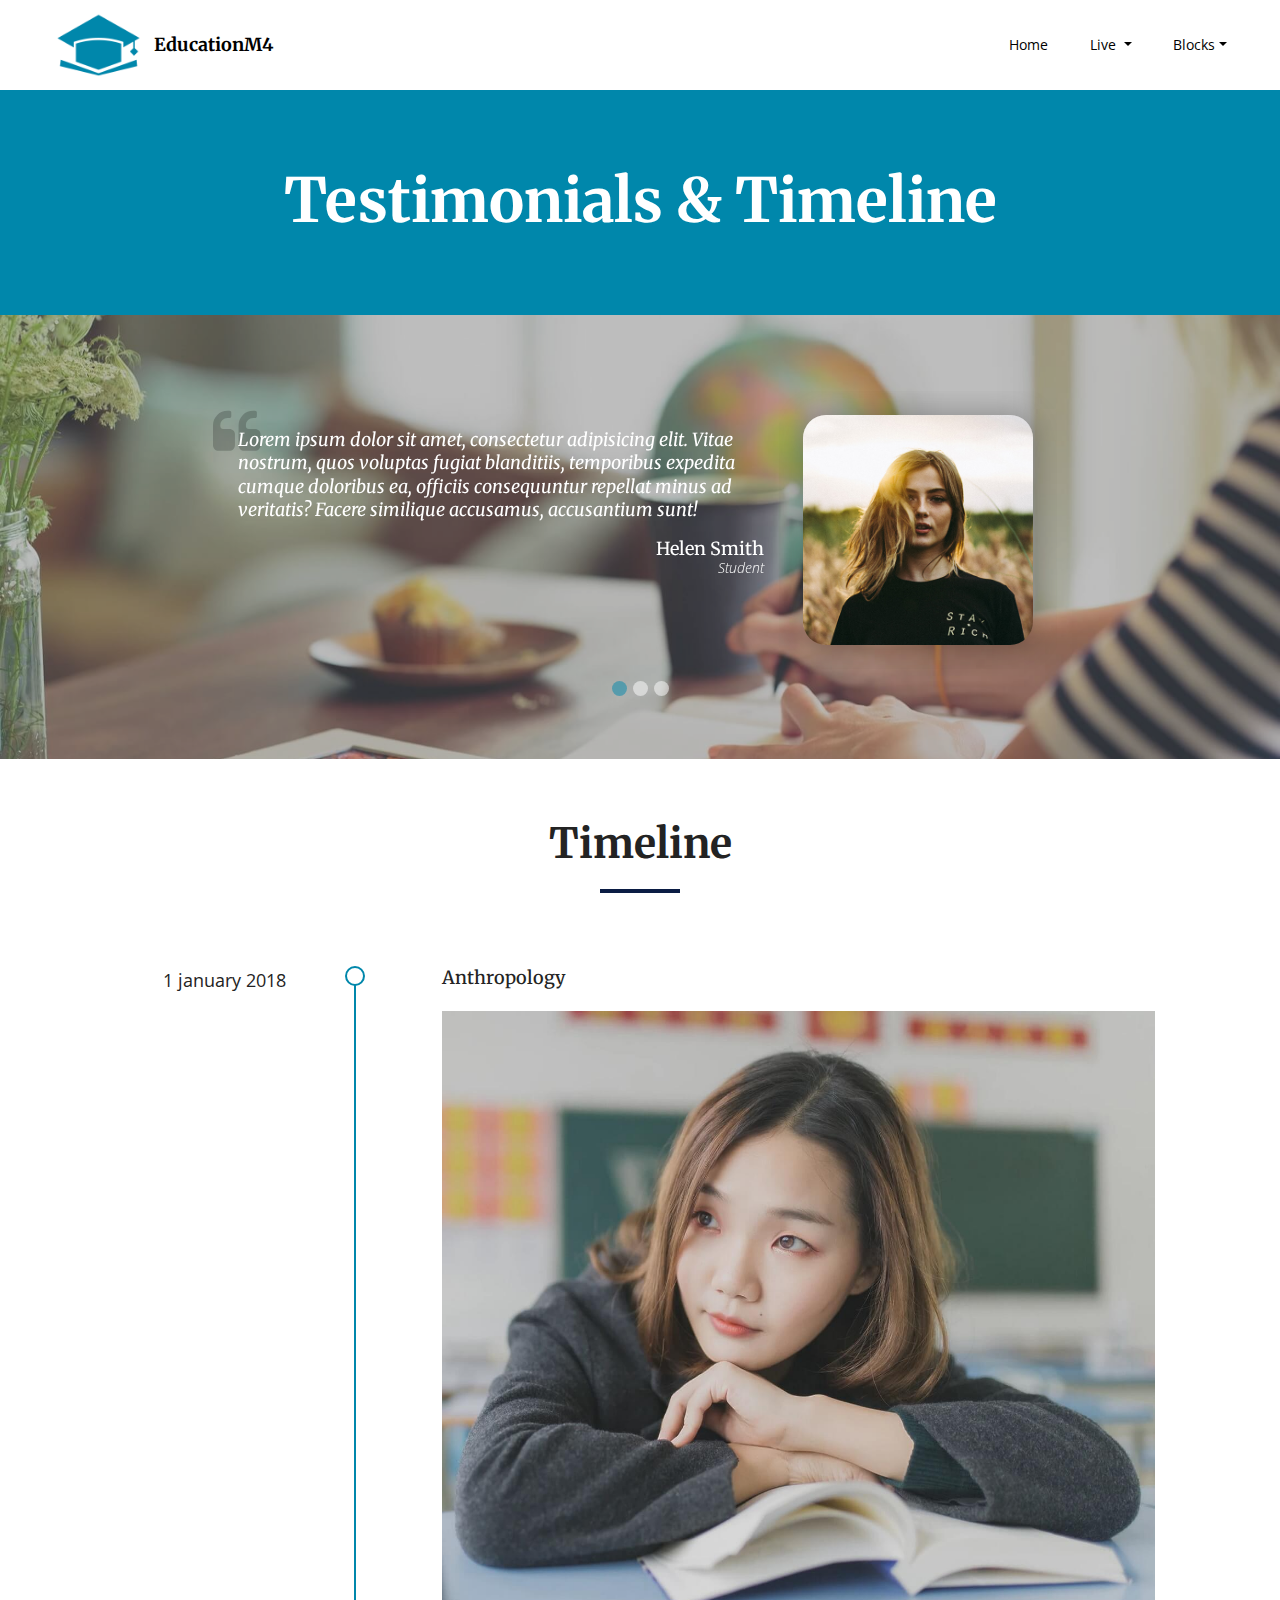
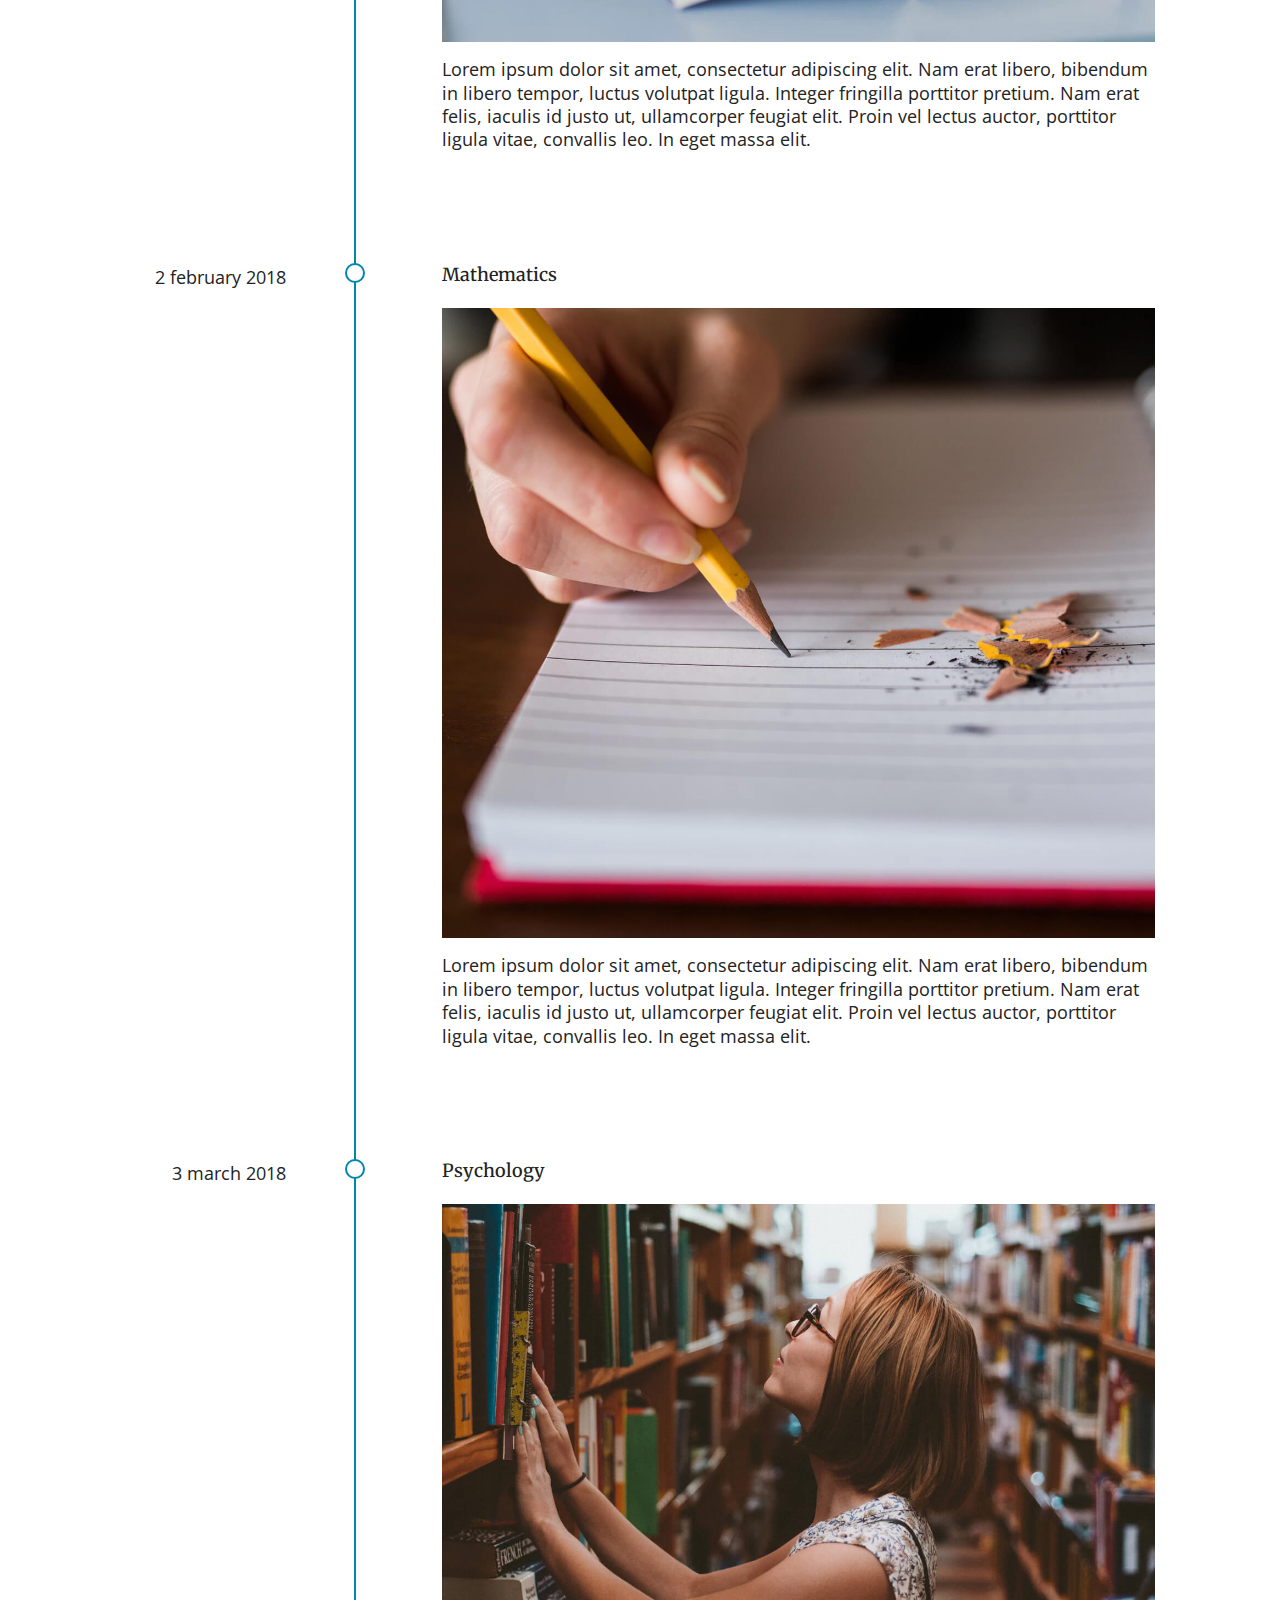
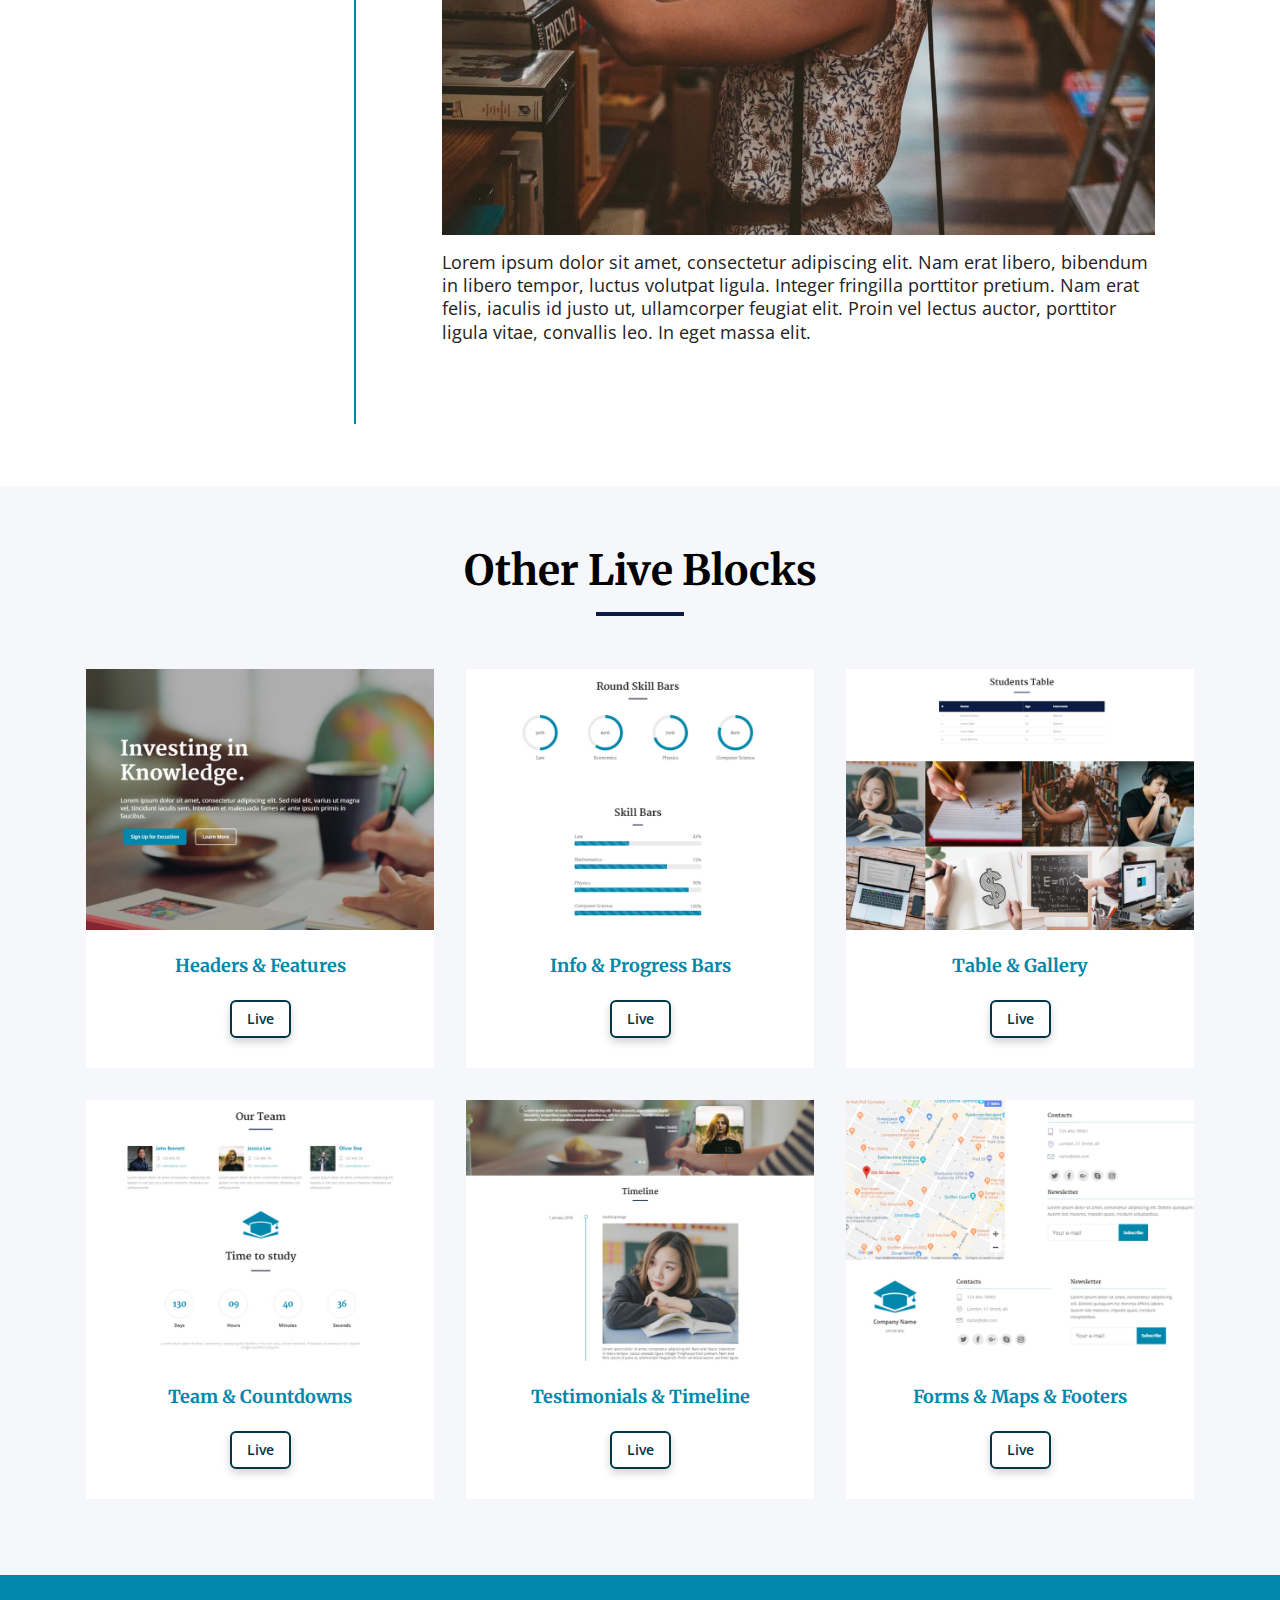
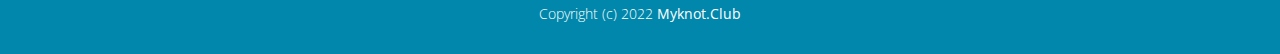
<file: testimonials.html>
<!DOCTYPE html>
<html >

<head>
  <meta charset="UTF-8">
  <meta http-equiv="X-UA-Compatible" content="IE=edge">
  <meta name="viewport" content="width=device-width, initial-scale=1, minimum-scale=1">
  <link rel="shortcut icon" href="assets/images/logo.png" type="image/x-icon">
  <title>EducationM4 </title>
  <link rel="stylesheet" href="assets/web/assets/mobirise-icons-bold/mobirise-icons-bold.css">
  <link rel="stylesheet" href="assets/web/assets/mobirise-icons/mobirise-icons.css">
  <link rel="stylesheet" href="assets/tether/tether.min.css">
  <link rel="stylesheet" href="assets/bootstrap/css/bootstrap.min.css">
  <link rel="stylesheet" href="assets/bootstrap/css/bootstrap-grid.min.css">
  <link rel="stylesheet" href="assets/bootstrap/css/bootstrap-reboot.min.css">
  <link rel="stylesheet" href="assets/soundcloud-plugin/style.css">
  <link rel="stylesheet" href="assets/dropdown/css/style.css">
  <link rel="stylesheet" href="assets/theme/css/style.css">
  <link rel="stylesheet" href="assets/mobirise/css/mbr-additional.css" type="text/css">
  
  
  
</head>
<body>
  <section class="menu cid-r1xJbFr6TJ" once="menu" id="menu1-a">

    

    <nav class="navbar navbar-dropdown align-items-center navbar-fixed-top navbar-toggleable-sm">
        
        <div class="menu-bottom">


            <div class="menu-logo">
                <div class="navbar-brand">
                    <span class="navbar-logo">
                        <a href="#">
                            <img src="assets/images/logo.png" alt="Mobirise" style="height: 4rem;">
                        </a>
                    </span>
                    <span class="navbar-caption-wrap"><a href="index.html" class="brand-link mbr-black text-black mbr-bold display-5">EducationM4</a></span>
                </div>
            </div>



            <div class="collapse navbar-collapse" id="navbarSupportedContent">
                <ul class="navbar-nav nav-dropdown js-float-line" data-app-modern-menu="true"><li class="nav-item">
                        <a class="nav-link link mbr-black text-black display-4" href="index.html">
                            Home</a>
                    </li>
                    <li class="nav-item dropdown">
                        <a class="nav-link link mbr-black dropdown-toggle text-black display-4" href="#" data-toggle="dropdown-submenu" aria-expanded="false">Live </a>
                        <div class="dropdown-menu">
                            <a class="mbr-black dropdown-item text-black display-4" href="courses.html">Training Courses </a>
                            <a class="mbr-black dropdown-item text-black display-4" href="university.html" aria-expanded="false">University </a>
                            
                        </div>
                    </li>

                    <li class="nav-item dropdown">
                        <a class="nav-link link mbr-black dropdown-toggle text-black display-4" href="#" data-toggle="dropdown-submenu" aria-expanded="false"> Blocks</a>
                        <div class="dropdown-menu">
                            <a class="mbr-black dropdown-item text-black display-4" href="headers.html">Headers &amp; Features</a>
                            <a class="mbr-black dropdown-item text-black display-4" href="info.html" aria-expanded="false">Info &amp; Progress Bars</a>
                            <a class="mbr-black dropdown-item text-black display-4" href="table.html" aria-expanded="false">Table &amp; Gallery</a><a class="mbr-black text-black dropdown-item display-4" href="team.html" aria-expanded="false">Team &amp; Countdowns</a><a class="mbr-black text-black dropdown-item display-4" href="testimonials.html" aria-expanded="false">Testimonials &amp; Timeline</a><a class="mbr-black text-black dropdown-item display-4" href="forms.html" aria-expanded="false">Forms &amp; Maps &amp; Footers</a>
                        </div>
                    </li></ul>


            </div>
            <button class="navbar-toggler " type="button" data-toggle="collapse" data-target="#navbarSupportedContent" aria-controls="navbarSupportedContent" aria-expanded="false" aria-label="Toggle navigation">
                <div class="hamburger">
                    <span></span>
                    <span></span>
                    <span></span>
                    <span></span>
                </div>
            </button>







        </div>
    </nav>
</section>

<section class="header1 cid-r1yc8wUn4g" id="header1-2e">

    

    

    <div class="container align-center">
        <div class="row justify-content-center">
            <div class="mbr-white col-lg-10 col-md-12">
                <h1 class="mbr-section-title mbr-bold align-left mbr-white pb-4 mbr-fonts-style display-1">
                    <div>Testimonials &amp; Timeline</div>
                </h1>
                
                
            </div>
        </div>
    </div>
    
</section>

<section class="carousel slide testimonials-slider svg-gradient-elements cid-r1xQgitO48" id="testimonials1-x">
    
    
    <div class="mbr-overlay" style="opacity: 0.4; background-color: rgb(101, 101, 101);">
    </div>
    <svg class="svg-gradient">
        <linearGradient>
            <stop class="gradColor1" offset="0%"></stop>
            <stop class="gradColor2" offset="100%"></stop>
        </linearGradient>  
    </svg>

    <div class="container-fluid text-center">

        <div class="carousel slide" data-ride="carousel" role="listbox">
              <ol class="carousel-indicators">
    <li data-target="#carouselExampleIndicators" data-slide-to="0" class="active"></li>
    <li data-target="#carouselExampleIndicators" data-slide-to="1"></li>
    <li data-target="#carouselExampleIndicators" data-slide-to="2"></li>
    
    
    
    
    
    
    
  </ol>
           
                <div class="carousel-item">
                    <div class="user col-xl-8 col-lg-10">
                        <div class="row">
                            <div class="col-lg-8">
                                <div class="testimonials-quote align-left">
                                    <svg class="gradient-element" viewBox="0 0 500 500">
                                        <g><g>
                                            <path d="M164.45,219.27h-63.954c-7.614,0-14.087-2.664-19.417-7.994c-5.327-5.33-7.994-11.801-7.994-19.417v-9.132    c0-20.177,7.139-37.401,21.416-51.678c14.276-14.272,31.503-21.411,51.678-21.411h18.271c4.948,0,9.229-1.809,12.847-5.424    c3.616-3.617,5.424-7.898,5.424-12.847V54.819c0-4.948-1.809-9.233-5.424-12.85c-3.617-3.612-7.898-5.424-12.847-5.424h-18.271    c-19.797,0-38.684,3.858-56.673,11.563c-17.987,7.71-33.545,18.132-46.68,31.267c-13.134,13.129-23.553,28.688-31.262,46.677    C3.855,144.039,0,162.931,0,182.726v200.991c0,15.235,5.327,28.171,15.986,38.834c10.66,10.657,23.606,15.985,38.832,15.985    h109.639c15.225,0,28.167-5.328,38.828-15.985c10.657-10.663,15.987-23.599,15.987-38.834V274.088    c0-15.232-5.33-28.168-15.994-38.832C192.622,224.6,179.675,219.27,164.45,219.27z"></path>
                                            <path d="M459.103,235.256c-10.656-10.656-23.599-15.986-38.828-15.986h-63.953c-7.61,0-14.089-2.664-19.41-7.994    c-5.332-5.33-7.994-11.801-7.994-19.417v-9.132c0-20.177,7.139-37.401,21.409-51.678c14.271-14.272,31.497-21.411,51.682-21.411    h18.267c4.949,0,9.233-1.809,12.848-5.424c3.613-3.617,5.428-7.898,5.428-12.847V54.819c0-4.948-1.814-9.233-5.428-12.85    c-3.614-3.612-7.898-5.424-12.848-5.424h-18.267c-19.808,0-38.691,3.858-56.685,11.563c-17.984,7.71-33.537,18.132-46.672,31.267    c-13.135,13.129-23.559,28.688-31.265,46.677c-7.707,17.987-11.567,36.879-11.567,56.674v200.991    c0,15.235,5.332,28.171,15.988,38.834c10.657,10.657,23.6,15.985,38.828,15.985h109.633c15.229,0,28.171-5.328,38.827-15.985    c10.664-10.663,15.985-23.599,15.985-38.834V274.088C475.082,258.855,469.76,245.92,459.103,235.256z"></path>
                                        </g></g>
                                    </svg>
                                </div>
                                <div class="user_text pt-3 align-left">
                                    <p class="mbr-fonts-style  display-5"><em>
                                        Lorem ipsum dolor sit amet, consectetur adipisicing elit. Vitae nostrum, quos voluptas fugiat blanditiis, temporibus expedita cumque doloribus ea, officiis consequuntur repellat minus ad veritatis? Facere similique accusamus, accusantium sunt!
                                    </em></p>
                                </div>
                                <div class="user_name mbr-fonts-style align-left display-5">
                                    Helen Smith
                                </div>
                                <div class="user_desk mbr-light mbr-fonts-style align-left display-4">Student</div>
                            </div>
                                 <div class="user_image col-lg-4">
                                <div class="user_image_inner">
                                    <img src="assets/images/face2.jpg">
                                </div>
                            </div>
                        </div>
                    </div>
                </div>
                
               <div class="carousel-item">
                    <div class="user col-xl-8 col-lg-10">
                        <div class="row">
                            <div class="col-lg-8">
                                <div class="testimonials-quote align-left">
                                    <svg class="gradient-element" viewBox="0 0 500 500">
                                        <g><g>
                                            <path d="M164.45,219.27h-63.954c-7.614,0-14.087-2.664-19.417-7.994c-5.327-5.33-7.994-11.801-7.994-19.417v-9.132    c0-20.177,7.139-37.401,21.416-51.678c14.276-14.272,31.503-21.411,51.678-21.411h18.271c4.948,0,9.229-1.809,12.847-5.424    c3.616-3.617,5.424-7.898,5.424-12.847V54.819c0-4.948-1.809-9.233-5.424-12.85c-3.617-3.612-7.898-5.424-12.847-5.424h-18.271    c-19.797,0-38.684,3.858-56.673,11.563c-17.987,7.71-33.545,18.132-46.68,31.267c-13.134,13.129-23.553,28.688-31.262,46.677    C3.855,144.039,0,162.931,0,182.726v200.991c0,15.235,5.327,28.171,15.986,38.834c10.66,10.657,23.606,15.985,38.832,15.985    h109.639c15.225,0,28.167-5.328,38.828-15.985c10.657-10.663,15.987-23.599,15.987-38.834V274.088    c0-15.232-5.33-28.168-15.994-38.832C192.622,224.6,179.675,219.27,164.45,219.27z"></path>
                                            <path d="M459.103,235.256c-10.656-10.656-23.599-15.986-38.828-15.986h-63.953c-7.61,0-14.089-2.664-19.41-7.994    c-5.332-5.33-7.994-11.801-7.994-19.417v-9.132c0-20.177,7.139-37.401,21.409-51.678c14.271-14.272,31.497-21.411,51.682-21.411    h18.267c4.949,0,9.233-1.809,12.848-5.424c3.613-3.617,5.428-7.898,5.428-12.847V54.819c0-4.948-1.814-9.233-5.428-12.85    c-3.614-3.612-7.898-5.424-12.848-5.424h-18.267c-19.808,0-38.691,3.858-56.685,11.563c-17.984,7.71-33.537,18.132-46.672,31.267    c-13.135,13.129-23.559,28.688-31.265,46.677c-7.707,17.987-11.567,36.879-11.567,56.674v200.991    c0,15.235,5.332,28.171,15.988,38.834c10.657,10.657,23.6,15.985,38.828,15.985h109.633c15.229,0,28.171-5.328,38.827-15.985    c10.664-10.663,15.985-23.599,15.985-38.834V274.088C475.082,258.855,469.76,245.92,459.103,235.256z"></path>
                                        </g></g>
                                    </svg>
                                </div>
                                <div class="user_text pt-3 align-left">
                                    <p class="mbr-fonts-style  display-5"><em>
                                        Lorem ipsum dolor sit amet, consectetur adipisicing elit. Vitae nostrum, quos voluptas fugiat blanditiis, temporibus expedita cumque doloribus ea, officiis consequuntur repellat minus ad veritatis? Facere similique accusamus, accusantium sunt!
                                    </em></p>
                                </div>
                                <div class="user_name mbr-fonts-style align-left display-5">John Bennett</div>
                                <div class="user_desk mbr-light mbr-fonts-style align-left display-4">Student</div>
                            </div>
                                 <div class="user_image col-lg-4">
                                <div class="user_image_inner">
                                    <img src="assets/images/face3.jpg">
                                </div>
                            </div>
                        </div>
                    </div>
                </div>
            
            
            
            
               <div class="carousel-item">
                    <div class="user col-xl-8 col-lg-10">
                        <div class="row">
                            <div class="col-lg-8">
                                <div class="testimonials-quote align-left">
                                    <svg class="gradient-element" viewBox="0 0 500 500">
                                        <g><g>
                                            <path d="M164.45,219.27h-63.954c-7.614,0-14.087-2.664-19.417-7.994c-5.327-5.33-7.994-11.801-7.994-19.417v-9.132    c0-20.177,7.139-37.401,21.416-51.678c14.276-14.272,31.503-21.411,51.678-21.411h18.271c4.948,0,9.229-1.809,12.847-5.424    c3.616-3.617,5.424-7.898,5.424-12.847V54.819c0-4.948-1.809-9.233-5.424-12.85c-3.617-3.612-7.898-5.424-12.847-5.424h-18.271    c-19.797,0-38.684,3.858-56.673,11.563c-17.987,7.71-33.545,18.132-46.68,31.267c-13.134,13.129-23.553,28.688-31.262,46.677    C3.855,144.039,0,162.931,0,182.726v200.991c0,15.235,5.327,28.171,15.986,38.834c10.66,10.657,23.606,15.985,38.832,15.985    h109.639c15.225,0,28.167-5.328,38.828-15.985c10.657-10.663,15.987-23.599,15.987-38.834V274.088    c0-15.232-5.33-28.168-15.994-38.832C192.622,224.6,179.675,219.27,164.45,219.27z"></path>
                                            <path d="M459.103,235.256c-10.656-10.656-23.599-15.986-38.828-15.986h-63.953c-7.61,0-14.089-2.664-19.41-7.994    c-5.332-5.33-7.994-11.801-7.994-19.417v-9.132c0-20.177,7.139-37.401,21.409-51.678c14.271-14.272,31.497-21.411,51.682-21.411    h18.267c4.949,0,9.233-1.809,12.848-5.424c3.613-3.617,5.428-7.898,5.428-12.847V54.819c0-4.948-1.814-9.233-5.428-12.85    c-3.614-3.612-7.898-5.424-12.848-5.424h-18.267c-19.808,0-38.691,3.858-56.685,11.563c-17.984,7.71-33.537,18.132-46.672,31.267    c-13.135,13.129-23.559,28.688-31.265,46.677c-7.707,17.987-11.567,36.879-11.567,56.674v200.991    c0,15.235,5.332,28.171,15.988,38.834c10.657,10.657,23.6,15.985,38.828,15.985h109.633c15.229,0,28.171-5.328,38.827-15.985    c10.664-10.663,15.985-23.599,15.985-38.834V274.088C475.082,258.855,469.76,245.92,459.103,235.256z"></path>
                                        </g></g>
                                    </svg>
                                </div>
                                <div class="user_text pt-3 align-left">
                                    <p class="mbr-fonts-style  display-5"><em>
                                        Lorem ipsum dolor sit amet, consectetur adipisicing elit. Vitae nostrum, quos voluptas fugiat blanditiis, temporibus expedita cumque doloribus ea, officiis consequuntur repellat minus ad veritatis? Facere similique accusamus, accusantium sunt!
                                    </em></p>
                                </div>
                                <div class="user_name mbr-fonts-style align-left display-5">Oliver Doe</div>
                                <div class="user_desk mbr-light mbr-fonts-style align-left display-4">Student</div>
                            </div>
                                 <div class="user_image col-lg-4">
                                <div class="user_image_inner">
                                    <img src="assets/images/face1.jpg">
                                </div>
                            </div>
                        </div>
                    </div>
                </div>
            
            
            
            
             
            
            
            
            
              
            
            
            
            
            
                
            
            
            
            
               
            
            
            
            
             
            
            
            
            
              
            
            
            
            
            
            
            
               
        
        
        </div>
        
        
        
        
        

            <div class="carousel-controls">
                <a class="carousel-control-prev" role="button" data-slide="prev">
                    <svg class="gradient-element" viewBox="0 0 130 130">
                        <g>
                            <g>
                                <path d="m64.5,122.6c32,0 58.1-26 58.1-58.1s-26-58-58.1-58-58,26-58,58 26,58.1 58,58.1zm0-108c27.5,5.32907e-15 49.9,22.4 49.9,49.9s-22.4,49.9-49.9,49.9-49.9-22.4-49.9-49.9 22.4-49.9 49.9-49.9z"></path>
                                <path d="m70,93.5c0.8,0.8 1.8,1.2 2.9,1.2 1,0 2.1-0.4 2.9-1.2 1.6-1.6 1.6-4.2 0-5.8l-23.5-23.5 23.5-23.5c1.6-1.6 1.6-4.2 0-5.8s-4.2-1.6-5.8,0l-26.4,26.4c-0.8,0.8-1.2,1.8-1.2,2.9s0.4,2.1 1.2,2.9l26.4,26.4z"></path>
                            </g>
                        </g>
                    </svg>
                    <span class="sr-only">Previous</span>
                </a>

                <a class="carousel-control-next" role="button" data-slide="next">
                    <svg class="gradient-element" viewBox="0 0 130 130">
                        <g>
                            <g>
                            <path d="M64.5,122.6c32,0,58.1-26,58.1-58.1S96.5,6.4,64.5,6.4S6.4,32.5,6.4,64.5S32.5,122.6,64.5,122.6z M64.5,14.6    c27.5,0,49.9,22.4,49.9,49.9S92,114.4,64.5,114.4S14.6,92,14.6,64.5S37,14.6,64.5,14.6z"></path>
                            <path d="m51.1,93.5c0.8,0.8 1.8,1.2 2.9,1.2 1,0 2.1-0.4 2.9-1.2l26.4-26.4c0.8-0.8 1.2-1.8 1.2-2.9 0-1.1-0.4-2.1-1.2-2.9l-26.4-26.4c-1.6-1.6-4.2-1.6-5.8,0-1.6,1.6-1.6,4.2 0,5.8l23.5,23.5-23.5,23.5c-1.6,1.6-1.6,4.2 0,5.8z"></path>
                            </g>
                        </g>
                    </svg>
                  <span class="sr-only">Next</span>
                </a>
            </div> 
    </div>
</section>

<section class="timeline1 cid-r1xQgww7Dt" id="timeline1-y">

    

    

    <div class="container-fluid align-center">
        <h2 class="mbr-section-title mbr-fonts-style mbr-bold display-2">
            Timeline
        </h2>
        <div class="underline align-center pb-3">
            <div class="line"></div>
        </div>
        

        <div class="container timelines-container pt-4" mbri-timelines="">
            <div class="row timeline-element first-separline separline">
                <div class="timeline-date-panel col-xs-12 col-md-3 align-left">
                    <div class="time-line-date-content">
                        <p class="mbr-timeline-date mbr-fonts-style display-7">
                            1 january 2018
                        </p>
                    </div>
                </div>
                <span class="iconBackground"></span>
                <div class="col-xs-12 col-md-9">
                    <div class="timeline-text-content">
                        <h4 class="mbr-timeline-title pb-3 mbr-fonts-style display-5">
                            Anthropology
                        </h4>
                        <div class="mbr-figure pb-3">
                            <img src="assets/images/010.jpg" alt="Mobirise" title="">
                        </div>
                        <p class="mbr-timeline-text mbr-fonts-style display-7">
                            Lorem ipsum dolor sit amet, consectetur adipiscing elit. Nam erat libero, bibendum in libero tempor, luctus volutpat ligula.
                            Integer fringilla porttitor pretium. Nam erat felis, iaculis id justo ut, ullamcorper feugiat
                            elit. Proin vel lectus auctor, porttitor ligula vitae, convallis leo. In eget massa elit.
                        </p>
                    </div>
                </div>
            </div>

            <div class="row timeline-element  separline">
                <div class="timeline-date-panel col-xs-12 col-md-3 align-left">
                    <div class="time-line-date-content">
                        <p class="mbr-timeline-date mbr-fonts-style display-7">
                            2 february 2018</p>
                    </div>
                </div>
                <span class="iconBackground"></span>
                <div class="col-xs-12 col-md-9">
                    <div class="timeline-text-content">
                        <h4 class="mbr-timeline-title pb-3 mbr-fonts-style display-5">
                            Mathematics
                        </h4>
                        <div class="mbr-figure pb-3">
                            <img src="assets/images/021.jpg" alt="Mobirise" title="">
                        </div>
                        <p class="mbr-timeline-text mbr-fonts-style display-7">
                            Lorem ipsum dolor sit amet, consectetur adipiscing elit. Nam erat libero, bibendum in libero tempor, luctus volutpat ligula.
                            Integer fringilla porttitor pretium. Nam erat felis, iaculis id justo ut, ullamcorper feugiat
                            elit. Proin vel lectus auctor, porttitor ligula vitae, convallis leo. In eget massa elit.
                        </p>
                    </div>
                </div>
            </div>

            <div class="row timeline-element">
                <div class="timeline-date-panel col-xs-12 col-md-3 align-left">
                    <div class="time-line-date-content">
                        <p class="mbr-timeline-date mbr-fonts-style display-7">
                            3 march 2018</p>
                    </div>
                </div>
                <span class="iconBackground"></span>
                <div class="col-xs-12 col-md-9">
                    <div class="timeline-text-content">
                        <h4 class="mbr-timeline-title pb-3 mbr-fonts-style display-5">
                            Psychology
                        </h4>
                        <div class="mbr-figure pb-3">
                            <img src="assets/images/032.jpg" alt="Mobirise" title="">
                        </div>
                        <p class="mbr-timeline-text mbr-fonts-style display-7">
                            Lorem ipsum dolor sit amet, consectetur adipiscing elit. Nam erat libero, bibendum in libero tempor, luctus volutpat ligula.
                            Integer fringilla porttitor pretium. Nam erat felis, iaculis id justo ut, ullamcorper feugiat
                            elit. Proin vel lectus auctor, porttitor ligula vitae, convallis leo. In eget massa elit.
                        </p>
                    </div>
                </div>
            </div>

            

            


            

            

            

            

            

            

            
        </div>
    </div>
</section>

<section class="features1 cid-r1yca6WxUR" id="features1-2f">

    

    
    <div class="container">
        <div class="row justify-content-center">
            <div class="col-md-12">
                <h2 class="mbr-section-title pb-2 mbr-bold mbr-fonts-style align-left display-2">Other Live  Blocks</h2>
                <div class="line-wrap">
                    <div class="line"></div>
                </div>

            </div>
        </div>
        <div class="row row-content justify-content-center">
            <div class="card p-3 col-12 col-md-6 col-lg-4">
                <div class="card-wrapper">
                    <div class="card-img">
                        <a href="headers.html"><img src="assets/images/01.jpg" title="" alt=""></a>
                    </div>
                    <div class="card-box">
                        <h4 class="card-title mbr-fonts-style mbr-bold display-5">
                            Headers &amp; Features</h4>
                        
                        
                        <div class="mbr-section-btn"><a href="headers.html" class="btn btn-primary-outline display-4">Live </a></div>
                    </div>
                </div>
            </div>

            <div class="card p-3 col-12 col-md-6 col-lg-4">
                <div class="card-wrapper">
                    <div class="card-img">
                        <a href="info.html"><img src="assets/images/02.jpg" title="" alt=""></a>
                    </div>
                    <div class="card-box">
                        <h4 class="card-title mbr-fonts-style mbr-bold display-5">Info &amp; Progress Bars</h4>
                        
                        
                        <div class="mbr-section-btn"><a href="info.html" class="btn btn-primary-outline display-4">Live </a></div>
                    </div>
                </div>
            </div>

            <div class="card p-3 col-12 col-md-6 col-lg-4">
                <div class="card-wrapper">
                    <div class="card-img">
                        <a href="table.html"><img src="assets/images/03.jpg" title="" alt=""></a>
                    </div>
                    <div class="card-box">
                        <h4 class="card-title mbr-fonts-style mbr-bold display-5">Table &amp; Gallery</h4>
                        
                        
                        <div class="mbr-section-btn"><a href="table.html" class="btn btn-primary-outline display-4">Live </a></div>
                    </div>
                </div>
            </div>
            <div class="card p-3 col-12 col-md-6 col-lg-4">
                <div class="card-wrapper">
                    <div class="card-img">
                        <a href="team.html"><img src="assets/images/04.jpg" title="" alt=""></a>
                    </div>
                    <div class="card-box">
                        <h4 class="card-title mbr-fonts-style mbr-bold display-5">Team &amp; Countdowns</h4>
                        
                        
                        <div class="mbr-section-btn"><a href="team.html" class="btn btn-primary-outline display-4">Live </a></div>
                    </div>
                </div>
            </div>

            <div class="card p-3 col-12 col-md-6 col-lg-4">
                <div class="card-wrapper">
                    <div class="card-img">
                        <a href="testimonials.html"><img src="assets/images/05.jpg" title="" alt=""></a>
                    </div>
                    <div class="card-box">
                        <h4 class="card-title mbr-fonts-style mbr-bold display-5">
                            Testimonials &amp; Timeline</h4>
                        
                        
                        <div class="mbr-section-btn"><a href="testimonials.html" class="btn btn-primary-outline display-4">Live </a></div>
                    </div>
                </div>
            </div>

            <div class="card p-3 col-12 col-md-6 col-lg-4">
                <div class="card-wrapper">
                    <div class="card-img">
                        <a href="forms.html"><img src="assets/images/06.jpg" title="" alt=""></a>
                    </div>
                    <div class="card-box">
                        <h4 class="card-title mbr-fonts-style mbr-bold display-5">Forms &amp; Maps &amp; Footers</h4>
                        
                        
                        <div class="mbr-section-btn"><a href="forms.html" class="btn btn-primary-outline display-4">Live </a></div>
                    </div>
                </div>
            </div>

        </div>
    </div>
</section>

<section class="footer2 cid-r1ycaFQiLE" id="footer2-2g">

    

    

    <div class="container">

        <div class="row">
            <div class="col-sm-12">
                <p class="mbr-text links mbr-fonts-style display-4">
                    Copyright (c) 2022
                    <a href="https://www.myknot.club/" class="text-white">Myknot.Club</a>
                </p>
            </div>
        </div>
    </div>
</section>


  <script src="assets/web/assets/jquery/jquery.min.js"></script>
  <script src="assets/tether/tether.min.js"></script>
  <script src="assets/popper/popper.min.js"></script>
  <script src="assets/bootstrap/js/bootstrap.min.js"></script>
  <script src="assets/smoothscroll/smooth-scroll.js"></script>
  <script src="assets/dropdown/js/script.min.js"></script>
  <script src="assets/touchswipe/jquery.touch-swipe.min.js"></script>
  <script src="assets/bootstrapcarouselswipe/bootstrap-carousel-swipe.js"></script>
  <script src="assets/mbr-testimonials-slider/mbr-testimonials-slider.js"></script>
  <script src="assets/theme/js/script.js"></script>
  
  
</body>

</html>
</file>
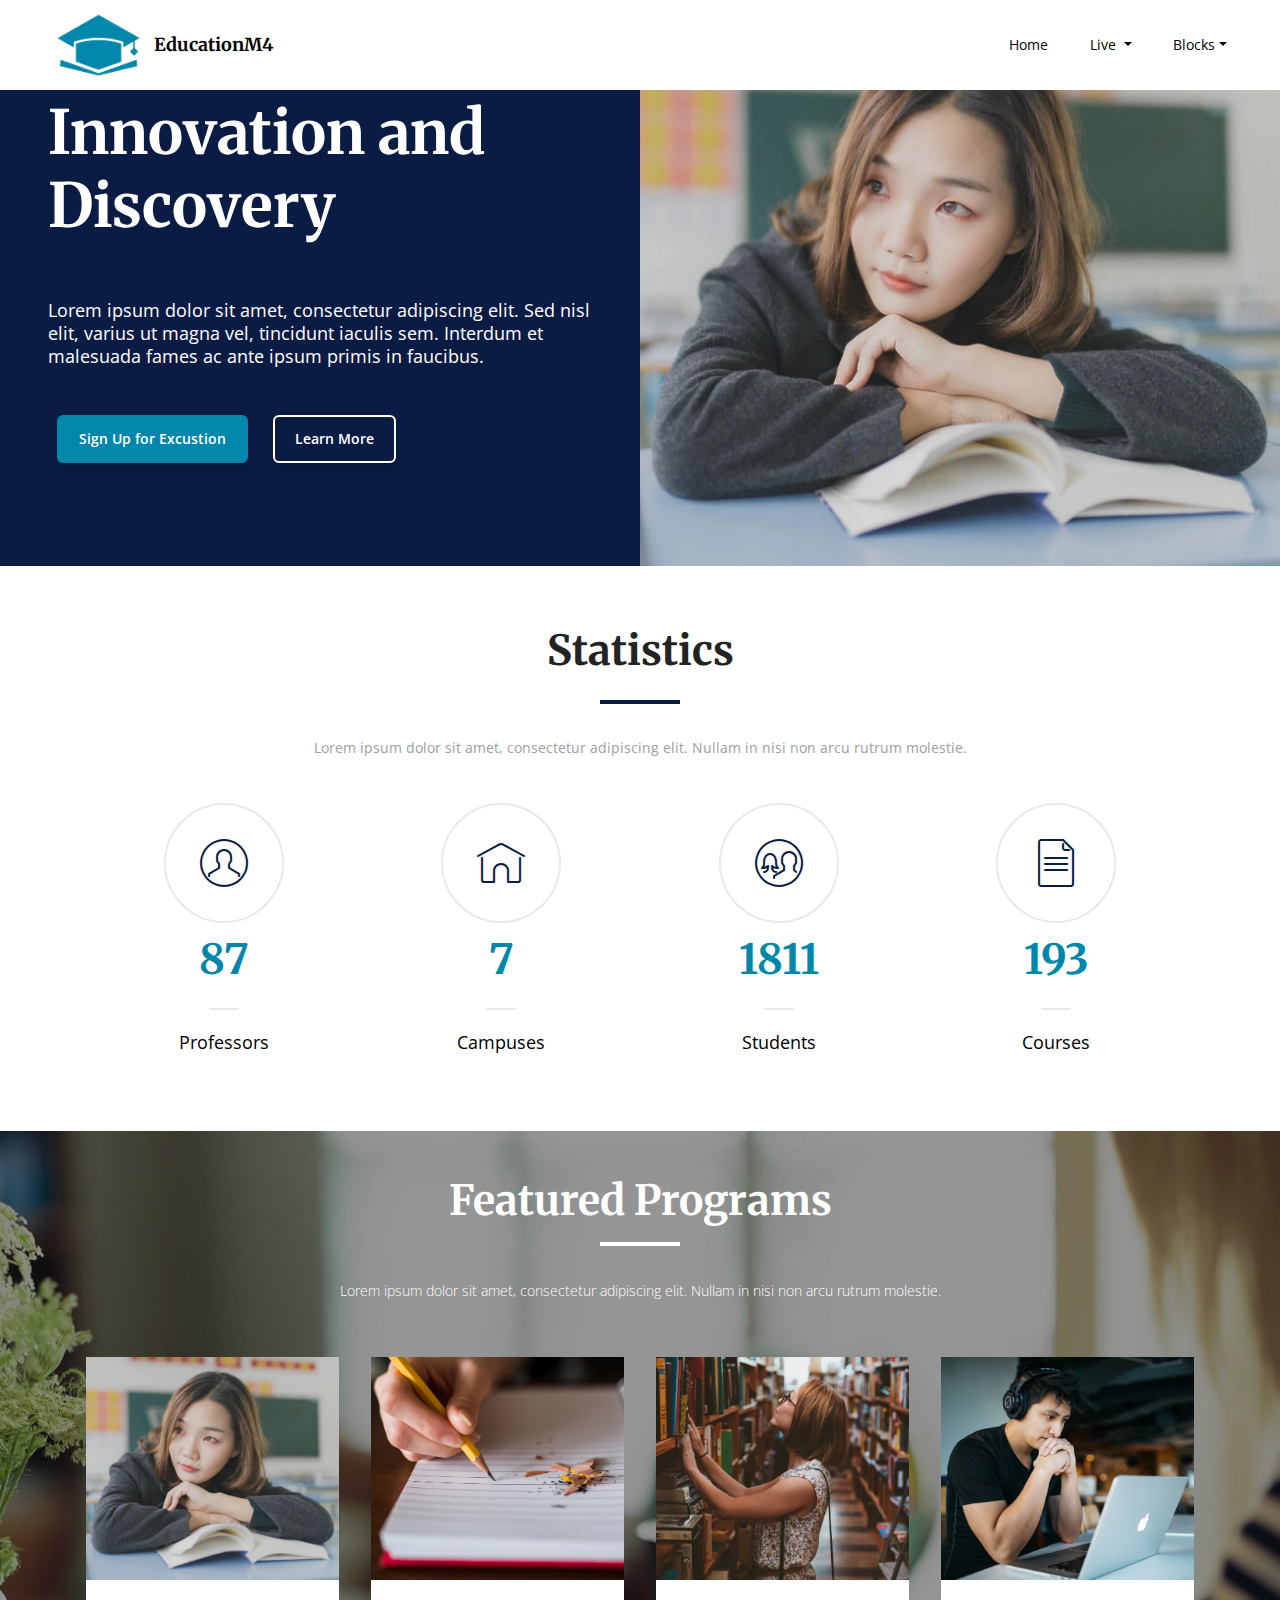
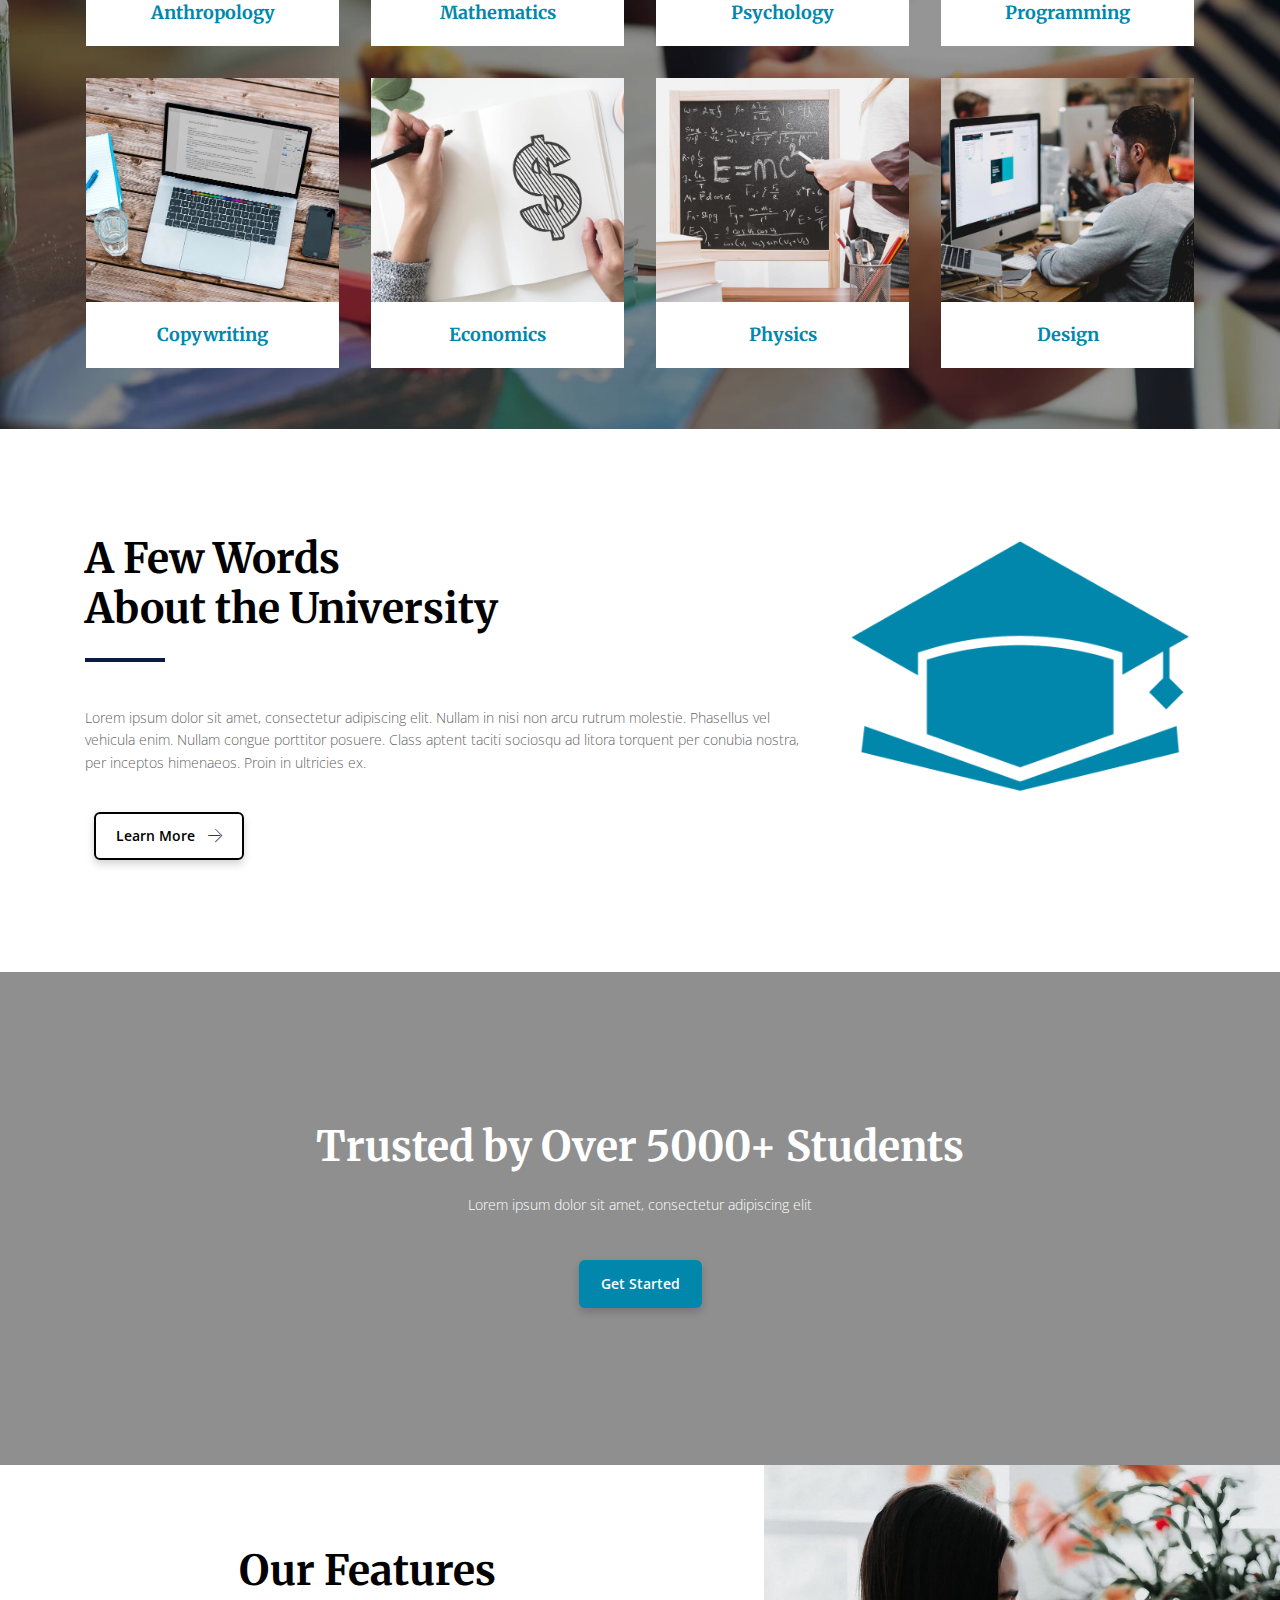
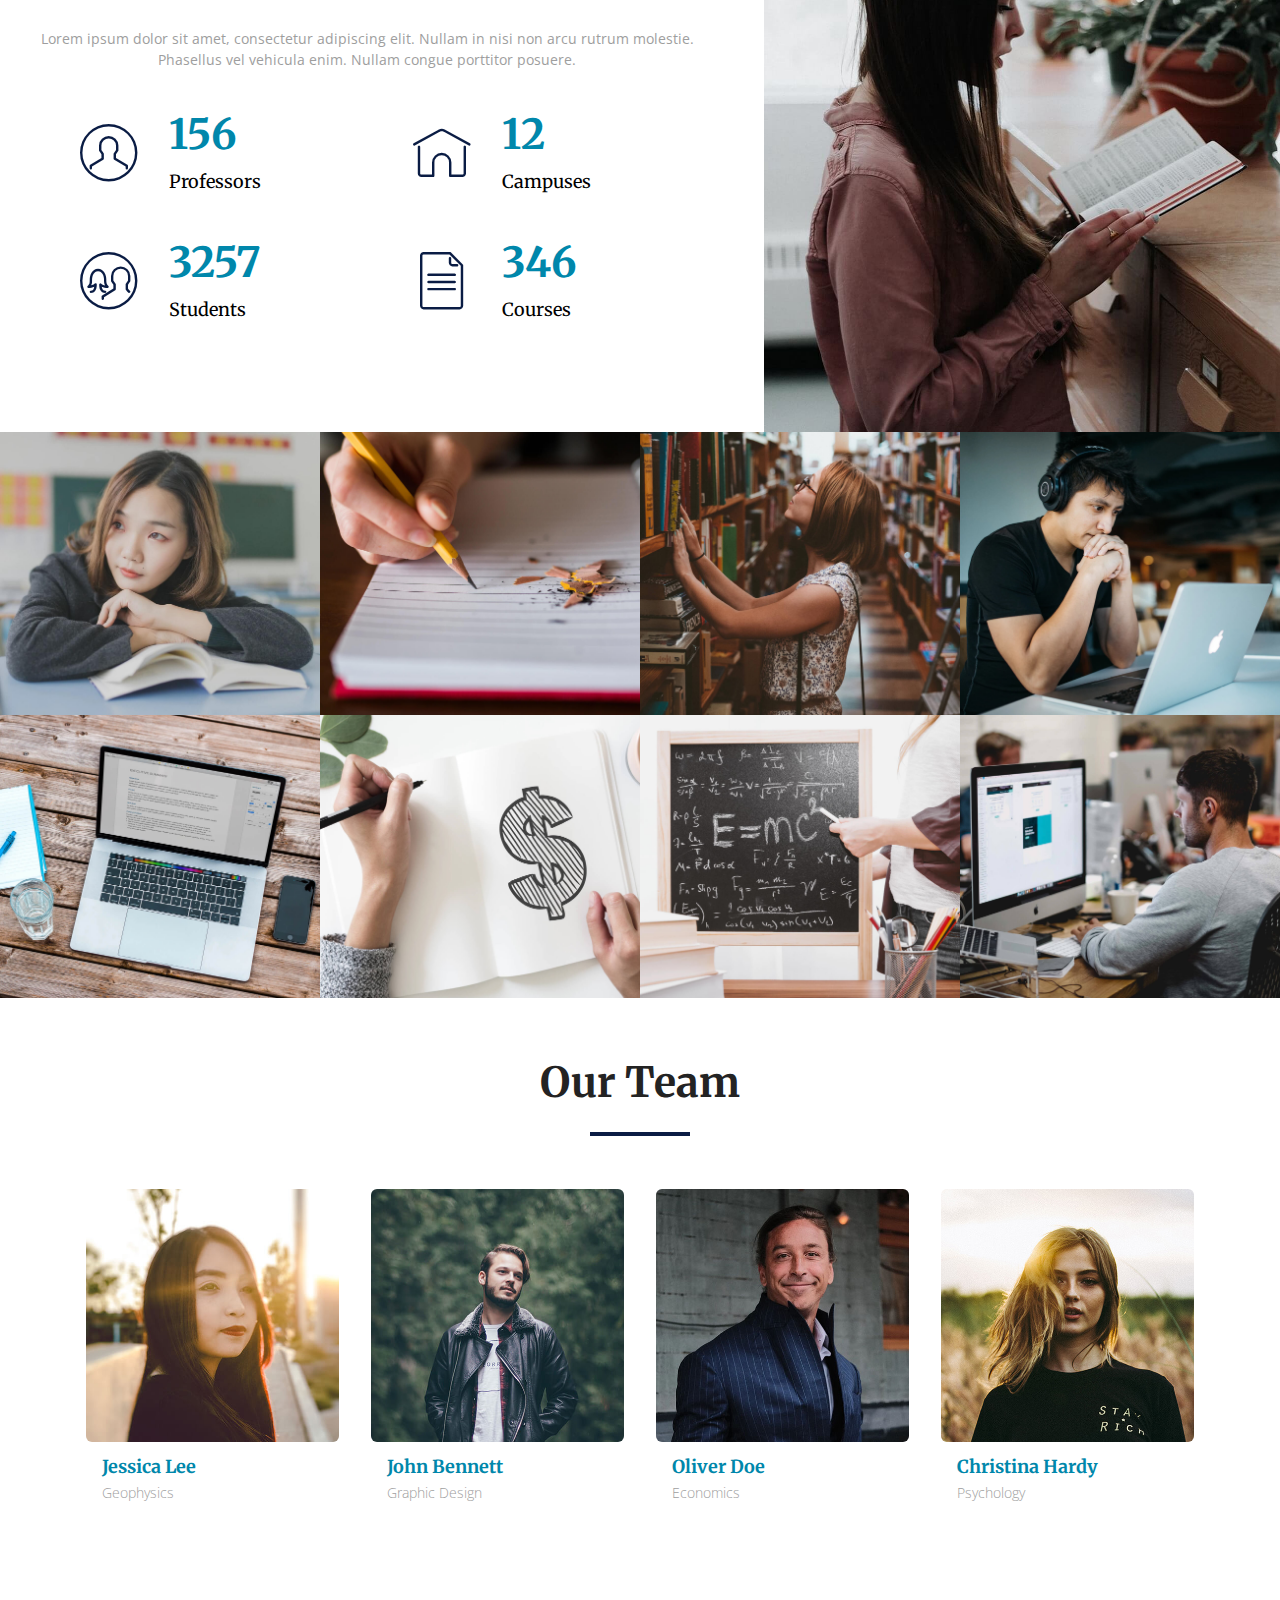
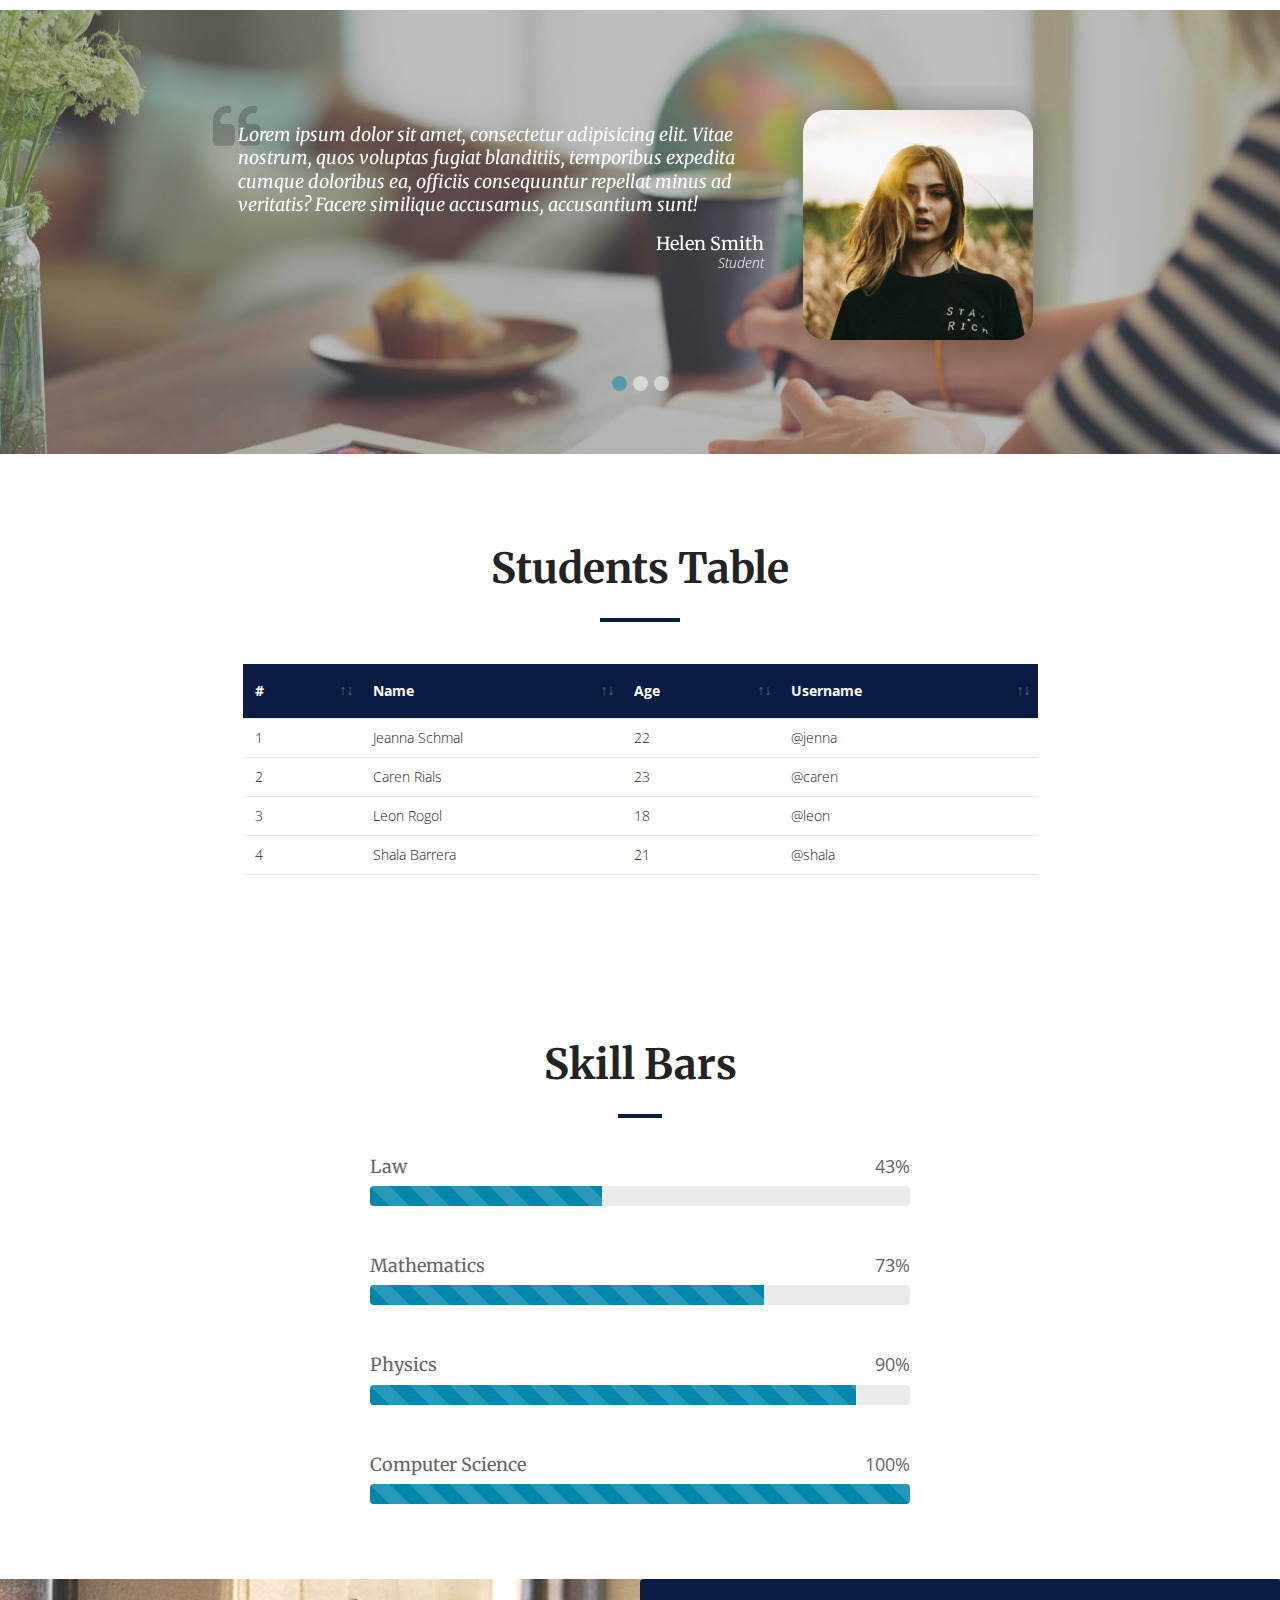
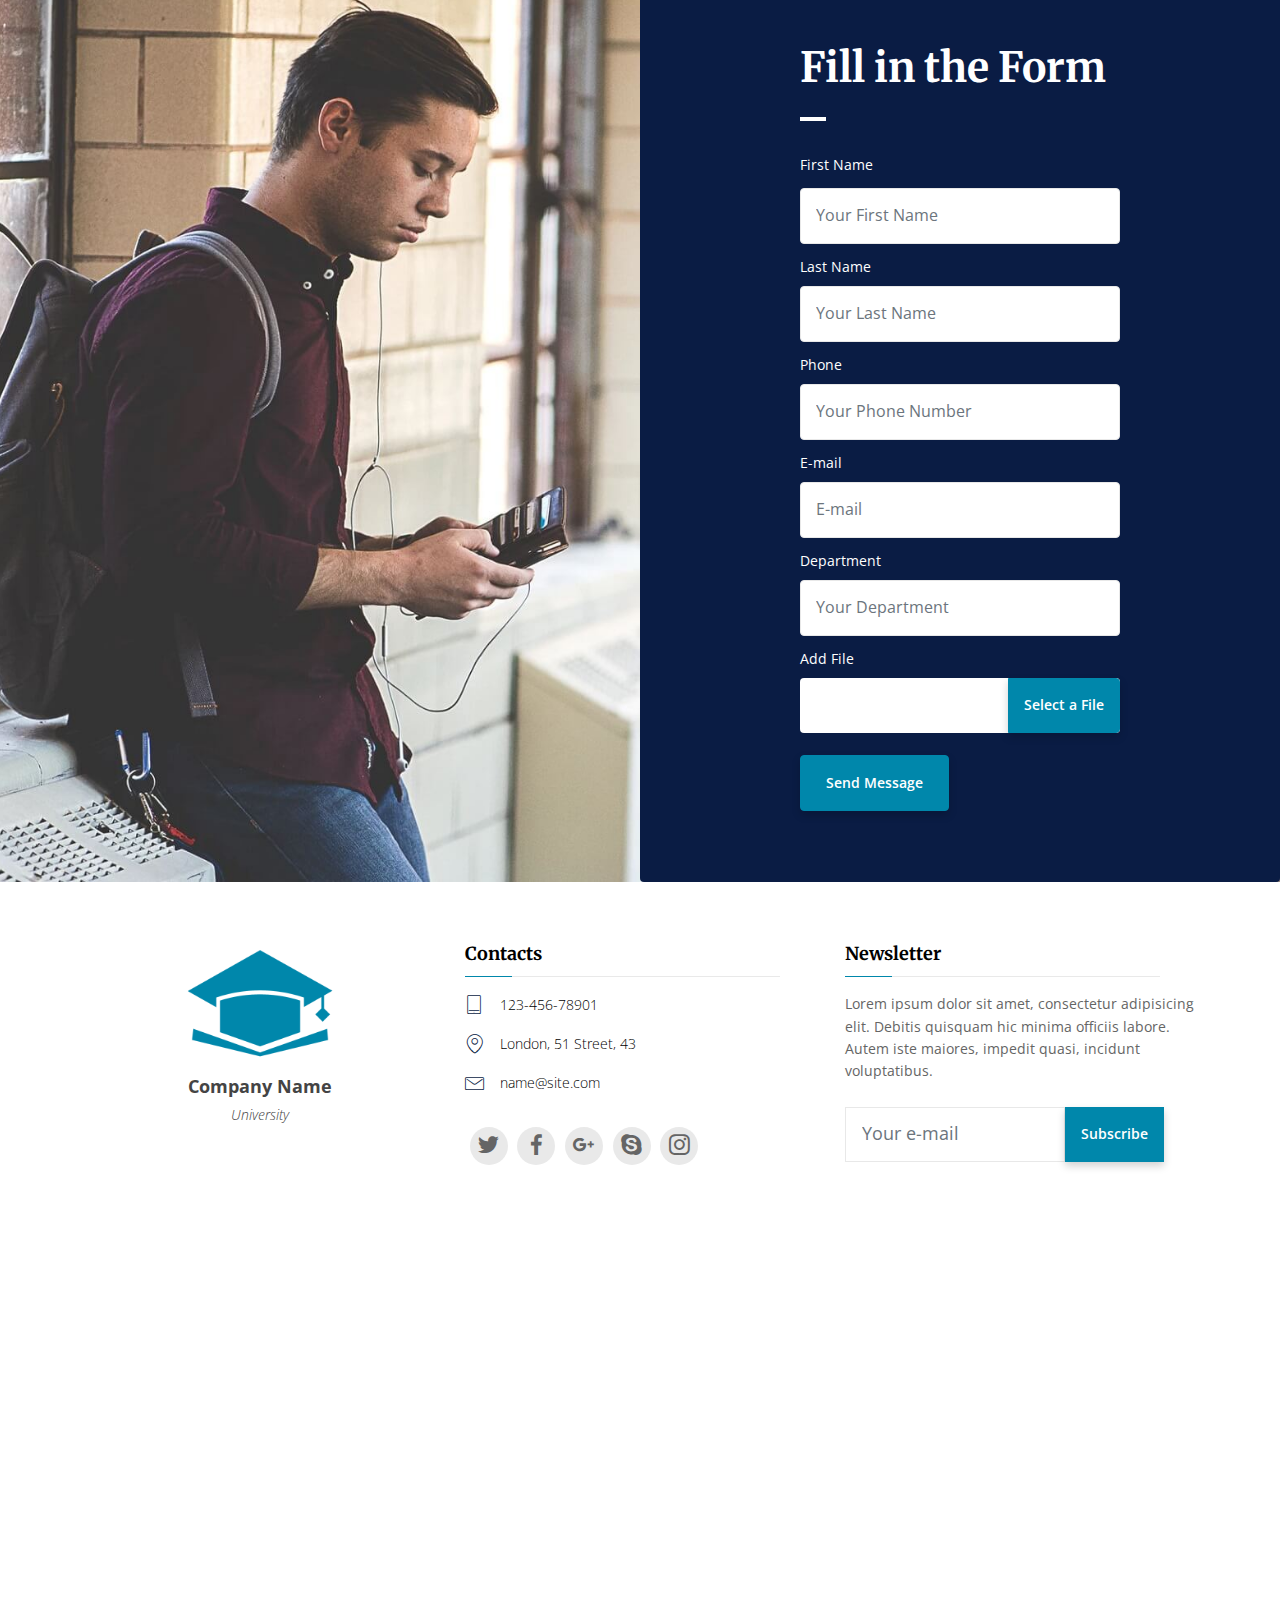
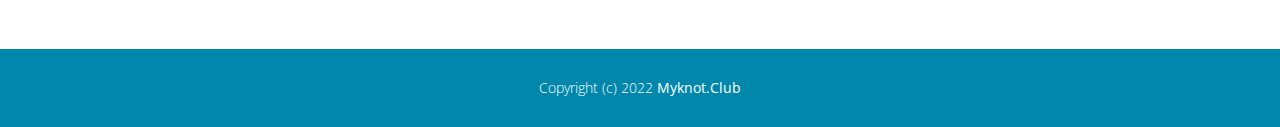
<file: university.html>
<!DOCTYPE html>
<html >

<head>
  <meta charset="UTF-8">
  <meta http-equiv="X-UA-Compatible" content="IE=edge">
  <meta name="viewport" content="width=device-width, initial-scale=1, minimum-scale=1">
  <link rel="shortcut icon" href="assets/images/logo.png" type="image/x-icon">
  <title>University </title>
  <link rel="stylesheet" href="assets/web/assets/mobirise-icons/mobirise-icons.css">
  <link rel="stylesheet" href="assets/tether/tether.min.css">
  <link rel="stylesheet" href="assets/soundcloud-plugin/style.css">
  <link rel="stylesheet" href="assets/bootstrap/css/bootstrap.min.css">
  <link rel="stylesheet" href="assets/bootstrap/css/bootstrap-grid.min.css">
  <link rel="stylesheet" href="assets/bootstrap/css/bootstrap-reboot.min.css">
  <link rel="stylesheet" href="assets/dropdown/css/style.css">
  <link rel="stylesheet" href="assets/socicon/css/styles.css">
  <link rel="stylesheet" href="assets/datatables/data-tables.bootstrap4.min.css">
  <link rel="stylesheet" href="assets/theme/css/style.css">
  <link rel="stylesheet" href="assets/gallery/style.css">
  <link rel="stylesheet" href="assets/mobirise/css/mbr-additional.css" type="text/css">
  
  
  
</head>
<body>


  <section class="menu cid-r1xJbFr6TJ" once="menu" id="menu1-1l">

    

    <nav class="navbar navbar-dropdown align-items-center navbar-fixed-top navbar-toggleable-sm">
        
        <div class="menu-bottom">


            <div class="menu-logo">
                <div class="navbar-brand">
                    <span class="navbar-logo">
                        <a href="#">
                            <img src="assets/images/logo.png" alt="Mobirise" style="height: 4rem;">
                        </a>
                    </span>
                    <span class="navbar-caption-wrap"><a href="index.html" class="brand-link mbr-black text-black mbr-bold display-5">EducationM4</a></span>
                </div>
            </div>



            <div class="collapse navbar-collapse" id="navbarSupportedContent">
                <ul class="navbar-nav nav-dropdown js-float-line" data-app-modern-menu="true"><li class="nav-item">
                        <a class="nav-link link mbr-black text-black display-4" href="index.html">
                            Home</a>
                    </li>
                    <li class="nav-item dropdown">
                        <a class="nav-link link mbr-black dropdown-toggle text-black display-4" href="#" data-toggle="dropdown-submenu" aria-expanded="false">Live </a>
                        <div class="dropdown-menu">
                            <a class="mbr-black dropdown-item text-black display-4" href="courses.html">Training Courses </a>
                            <a class="mbr-black dropdown-item text-black display-4" href="university.html" aria-expanded="false">University </a>
                            
                        </div>
                    </li>

                    <li class="nav-item dropdown">
                        <a class="nav-link link mbr-black dropdown-toggle text-black display-4" href="#" data-toggle="dropdown-submenu" aria-expanded="false"> Blocks</a>
                        <div class="dropdown-menu">
                            <a class="mbr-black dropdown-item text-black display-4" href="headers.html">Headers &amp; Features</a>
                            <a class="mbr-black dropdown-item text-black display-4" href="info.html" aria-expanded="false">Info &amp; Progress Bars</a>
                            <a class="mbr-black dropdown-item text-black display-4" href="table.html" aria-expanded="false">Table &amp; Gallery</a><a class="mbr-black text-black dropdown-item display-4" href="team.html" aria-expanded="false">Team &amp; Countdowns</a><a class="mbr-black text-black dropdown-item display-4" href="testimonials.html" aria-expanded="false">Testimonials &amp; Timeline</a><a class="mbr-black text-black dropdown-item display-4" href="forms.html" aria-expanded="false">Forms &amp; Maps &amp; Footers</a>
                        </div>
                    </li></ul>

                
            </div>
            <button class="navbar-toggler " type="button" data-toggle="collapse" data-target="#navbarSupportedContent" aria-controls="navbarSupportedContent" aria-expanded="false" aria-label="Toggle navigation">
                <div class="hamburger">
                    <span></span>
                    <span></span>
                    <span></span>
                    <span></span>
                </div>
            </button>







        </div>
    </nav>
</section>

<section class="header3 cid-r1y0ay8sxw" id="header3-1m">

    

    

    <div class="container-fluid align-center">
        <div class="row">
            <div class="mbr-white col-lg-6 col-md-12 content">
                <h1 class="mbr-section-title mbr-bold align-left mbr-white pb-5 mbr-fonts-style align-left display-1">
                    Innovation and Discovery
                </h1>
                <p class="mbr-text align-left pb-4 mbr-fonts-style display-7">
                    Lorem ipsum dolor sit amet, consectetur adipiscing elit. Sed nisl elit, varius ut magna vel, tincidunt iaculis sem. Interdum
                    et malesuada fames ac ante ipsum primis in faucibus.</p>
                <div class="mbr-section-btn align-left">
                    <a class="btn btn-md btn-primary display-4" href="#">
                        Sign Up for Excustion</a>
                    <a class="btn btn-md btn-white-outline display-4" href="#">
                        Learn More</a>
                </div>
            </div>

            <div class="mbr-white img-col col-lg-6 col-md-12">
                <img src="assets/images/010.jpg" title="" alt="">
            </div>


        </div>
    </div>
    
</section>

<section class="features2 counters cid-r1y0jKdhCl" id="features2-1o">

    

    
    <div class="container">

        <h2 class="mbr-section-title pb-2 mbr-bold mbr-fonts-style align-left display-2">Statistics</h2>
        <div class="line-wrap">
            <div class="line"></div>
        </div>

        <h3 class="mbr-section-sub-title pb-4 mbr-normal mbr-fonts-style align-left display-4">Lorem ipsum dolor sit amet, consectetur adipiscing elit. Nullam in nisi non arcu rutrum molestie.</h3>


        <div class="media-container-row">

            <div class="card p-3 col-12 col-md-6 col-lg-3">
                <div class="card-img pb-3">
                    <span class="mbr-iconfont mbri-user"></span>
                </div>
                <div class="card-box">
                    <h4 class="count card-title mbr-fonts-style pt-3 mbr-white mbr-bold align-center display-2">156</h4>
                    <div class="line-wrap2">
                        <div class="line2"></div>
                    </div>
                    <p class="mbr-text mbr-fonts-style mbr-white mbr-normal align-center display-7">Professors</p>
                </div>
            </div>

            <div class="card p-3 col-12 col-md-6 col-lg-3">
                <div class="card-img pb-3">
                    <span class="mbr-iconfont mbri-home"></span>
                </div>
                <div class="card-box">
                    <h4 class="count card-title mbr-fonts-style pt-3 mbr-white mbr-bold align-center display-2">12</h4>
                    <div class="line-wrap2">
                        <div class="line2"></div>
                    </div>
                    <p class="mbr-text mbr-fonts-style mbr-white mbr-normal align-center display-7">Campuses</p>
                </div>
            </div>

            <div class="card p-3 col-12 col-md-6 col-lg-3">
                <div class="card-img pb-3">
                    <span class="mbr-iconfont mbri-users"></span>
                </div>
                <div class="card-box">
                    <h4 class="count card-title mbr-fonts-style pt-3 mbr-white mbr-bold align-center display-2">3257</h4>
                    <div class="line-wrap2">
                        <div class="line2"></div>
                    </div>
                    <p class="mbr-text mbr-fonts-style mbr-white mbr-normal align-center display-7">
                        Students</p>
                </div>
            </div>

            <div class="card p-3 col-12 col-md-6 col-lg-3">
                <div class="card-img pb-3">
                    <span class="mbr-iconfont mbri-file"></span>
                </div>
                <div class="card-box">
                    <h4 class="count card-title mbr-fonts-style pt-3 mbr-white mbr-bold align-center display-2">346</h4>
                    <div class="line-wrap2">
                        <div class="line2"></div>
                    </div>
                    <p class="mbr-text mbr-fonts-style mbr-white mbr-normal align-center display-7">
                        Courses</p>
                </div>
            </div>
        </div>
    </div>
</section>

<section class="features4 cid-r1y0pck8Nv" id="features4-1q">

    

    <div class="mbr-overlay" style="opacity: 0.4; background-color: rgb(0, 0, 0);">
    </div>
    <div class="container">
        <div class="row justify-content-center">
            <div class="col-md-12">
                <h2 class="mbr-section-title pb-2 mbr-bold mbr-fonts-style align-left display-2">Featured Programs</h2>
                <div class="line-wrap">
                    <div class="line"></div>
                </div>
                <p class="mbr-text align-left pb-4 mbr-fonts-style display-4">
                    Lorem ipsum dolor sit amet, consectetur adipiscing elit. Nullam in nisi non arcu rutrum molestie. </p>

            </div>
        </div>
        <div class="row row-content justify-content-center">
            <div class="card p-3 col-12 col-md-6 col-lg-3">
                <div class="card-wrapper">
                    <div class="card-img">
                        <img src="assets/images/010.jpg" title="">
                        <div class="image-btn">
                            <a href="#" class="btn btn-primary display-4">View Program</a>
                        </div>
                    </div>
                    <div class="card-box">
                        <h4 class="card-title mbr-fonts-style mbr-bold display-5">
                            Anthropology</h4>


                    </div>
                </div>
            </div>

            <div class="card p-3 col-12 col-md-6 col-lg-3">
                <div class="card-wrapper">
                    <div class="card-img">
                        <img src="assets/images/021.jpg" title="">
                        <div class="image-btn">
                            <a href="#" class="btn btn-primary display-4">View Program</a>
                        </div>
                    </div>

                    <div class="card-box">
                        <h4 class="card-title mbr-fonts-style mbr-bold display-5">

                            <div>Mathematics
                            </div>
                        </h4>


                    </div>
                </div>
            </div>

            <div class="card p-3 col-12 col-md-6 col-lg-3">
                <div class="card-wrapper">
                    <div class="card-img">
                        <img src="assets/images/032.jpg" title="">
                        <div class="image-btn">
                            <a href="#" class="btn btn-primary display-4">View Program</a>
                        </div>

                    </div>
                    <div class="card-box">
                        <h4 class="card-title mbr-fonts-style mbr-bold display-5">Psychology</h4>



                    </div>
                </div>
            </div>

            <div class="card p-3 col-12 col-md-6 col-lg-3">
                <div class="card-wrapper">
                    <div class="card-img">
                        <img src="assets/images/044.jpg" title="">
                        <div class="image-btn">
                            <a href="#" class="btn btn-primary display-4">View Program</a>
                        </div>

                    </div>
                    <div class="card-box">
                        <h4 class="card-title mbr-fonts-style mbr-bold display-5">Programming</h4>



                    </div>
                </div>
            </div>

            <div class="card p-3 col-12 col-md-6 col-lg-3">
                <div class="card-wrapper">
                    <div class="card-img">
                        <img src="assets/images/065.jpg" title="">
                        <div class="image-btn">
                            <a href="#" class="btn btn-primary display-4">View Program</a>
                        </div>

                    </div>
                    <div class="card-box">
                        <h4 class="card-title mbr-fonts-style mbr-bold display-5">
                            Сopywriting</h4>


                    </div>
                </div>
            </div>

            <div class="card p-3 col-12 col-md-6 col-lg-3">
                <div class="card-wrapper">
                    <div class="card-img">
                        <img src="assets/images/07.jpg" title="">
                        <div class="image-btn">
                            <a href="#" class="btn btn-primary display-4">View Program</a>
                        </div>

                    </div>
                    <div class="card-box">
                        <h4 class="card-title mbr-fonts-style mbr-bold display-5">

                            <div>Economics</div>
                        </h4>



                    </div>
                </div>
            </div>

            <div class="card p-3 col-12 col-md-6 col-lg-3">
                <div class="card-wrapper">
                    <div class="card-img">
                        <img src="assets/images/08.jpg" title="">
                        <div class="image-btn">
                            <a href="#" class="btn btn-primary display-4">View Program</a>
                        </div>

                    </div>
                    <div class="card-box">
                        <h4 class="card-title mbr-fonts-style mbr-bold display-5">Physics</h4>



                    </div>
                </div>
            </div>

            <div class="card p-3 col-12 col-md-6 col-lg-3">
                <div class="card-wrapper">
                    <div class="card-img">
                        <img src="assets/images/09.jpg" title="">
                        <div class="image-btn">
                            <a href="#" class="btn btn-primary display-4">View Program</a>
                        </div>

                    </div>
                    <div class="card-box">
                        <h4 class="card-title mbr-fonts-style mbr-bold display-5">Design</h4>


                    </div>
                </div>
            </div>


        </div>
    </div>
</section>

<section class="header4 cid-r2hCFpLJfd" id="header4-2t">

    

    

    <div class="container align-center">
        <div class="row justify-content-center">
            <div class="mbr-white col-lg-8 col-md-12 content">
                <h1 class="mbr-section-title mbr-bold align-left mbr-white pb-2 mbr-fonts-style display-2">A Few Words
                    <br>About the University</h1>
                <div class="line-wrap">
                    <div class="line"></div>
                </div>
                <p class="mbr-text align-left pt-4 mbr-fonts-style display-4">
                    Lorem ipsum dolor sit amet, consectetur adipiscing elit. Nullam in nisi non arcu rutrum molestie. Phasellus vel vehicula
                    enim. Nullam congue porttitor posuere. Class aptent taciti sociosqu ad litora torquent per conubia nostra,
                    per inceptos himenaeos. Proin in ultricies ex.</p>
                <div class="mbr-section-btn pt-3 align-left">
                    <a class="btn btn-md btn-secondary-outline display-4" href="#">
                        <span class="mbri-right mbr-iconfont mbr-iconfont-btn"></span>
                        Learn More</a>
                </div>
            </div>

            <div class="mbr-white col-lg-4 col-md-8">
                <img src="assets/images/logo.png" title="" alt="">
            </div>


        </div>
    </div>
    
</section>

<section class="header2 cid-r1y0kY7oW3" data-bg-video="https://www.youtube.com/watch?v=9morbKMwCu4" id="header2-1p">

    

    <div class="mbr-overlay" style="opacity: 0.4; background-color: rgb(0, 0, 0);">
    </div>

    <div class="container align-center">
        <div class="row justify-content-center">
            <div class="mbr-white col-lg-8 col-md-10">
                <h1 class="mbr-section-title mbr-bold align-left mbr-white pb-3 mbr-fonts-style display-2">
                    Trusted by Over 5000+ Students
                </h1>
                <p class="mbr-text align-left pb-4 mbr-fonts-style display-4">
                    Lorem ipsum dolor sit amet, consectetur adipiscing elit</p>
                <div class="mbr-section-btn align-left">
                    <a class="btn btn-md btn-primary display-4" href="#">
                        Get Started</a>
                </div>
            </div>
        </div>
    </div>
    
</section>

<section class="features7 counters cid-r2hCIhefiw" id="features7-2u">

    

    
    <div class="container-fluid">

        <div class="row row-main justify-content-center">


            <div class="img col-lg-5 col-md-12">
                <img src="assets/images/053.jpg" title="" alt="">
            </div>




            <div class="img col-lg-7 col-md-12 box">

                <div class="row justify-content-center">

                    <h2 class="mbr-section-title pb-4 mbr-bold mbr-fonts-style align-left display-2">Our Features</h2>

                    <p class="mbr-section-sub-title pb-4 mbr-normal mbr-fonts-style align-left display-4">Lorem ipsum dolor sit amet, consectetur adipiscing elit. Nullam in nisi non arcu rutrum molestie. Phasellus
                        vel vehicula enim. Nullam congue porttitor posuere.</p>
                </div>

                <div class="row justify-content-center">
                    <div class="card col-12 col-md-6 col-lg-6 col-lg-3">
                        <div class="card-img">
                            <span class="mbr-iconfont mbri-user"></span>
                        </div>
                        <div class="card-box">
                            <h4 class="count card-title mbr-fonts-style mbr-white mbr-bold align-center display-2">156</h4>
                            <p class="mbr-text mbr-fonts-style mbr-white mbr-normal align-center display-5">Professors</p>
                        </div>
                    </div>

                    <div class="card col-12 col-md-6 col-lg-6 col-lg-3">
                        <div class="card-img">
                            <span class="mbr-iconfont mbri-home"></span>
                        </div>
                        <div class="card-box">
                            <h4 class="count card-title mbr-fonts-style mbr-white mbr-bold align-center display-2">12</h4>
                            <p class="mbr-text mbr-fonts-style mbr-white mbr-normal align-center display-5">Campuses</p>
                        </div>
                    </div>

                </div>
                <div class="row justify-content-center">

                    <div class="card col-12 col-md-6 col-lg-6 col-lg-3">
                        <div class="card-img">
                            <span class="mbr-iconfont mbri-users"></span>
                        </div>
                        <div class="card-box">
                            <h4 class="count card-title mbr-fonts-style mbr-white mbr-bold align-center display-2">3257</h4>
                            <p class="mbr-text mbr-fonts-style mbr-white mbr-normal align-center display-5">
                                Students</p>
                        </div>
                    </div>

                    <div class="card col-12 col-md-6 col-lg-6 col-lg-3">
                        <div class="card-img">
                            <span class="mbr-iconfont mbri-file"></span>
                        </div>
                        <div class="card-box">
                            <h4 class="count card-title mbr-fonts-style mbr-white mbr-bold align-center display-2">346</h4>
                            <p class="mbr-text mbr-fonts-style mbr-white mbr-normal align-center display-5">
                                Courses</p>
                        </div>
                    </div>
                </div>
            </div>
        </div>
    </div>
</section>

<section class="mbr-gallery mbr-slider-carousel cid-r1y0wN9Vcm" id="gallery1-1t">

    

    <div>
        <div><!-- Filter --><!-- Gallery --><div class="mbr-gallery-row"><div class="mbr-gallery-layout-default"><div><div><div class="mbr-gallery-item mbr-gallery-item--p0" data-video-url="false" data-tags="Awesome"><div href="#lb-gallery1-1t" data-slide-to="0" data-toggle="modal"><img src="assets/images/gallery00.jpg" alt="" title=""><span class="icon-focus"></span></div></div><div class="mbr-gallery-item mbr-gallery-item--p0" data-video-url="false" data-tags="Responsive"><div href="#lb-gallery1-1t" data-slide-to="1" data-toggle="modal"><img src="assets/images/gallery01.jpg" alt="" title=""><span class="icon-focus"></span></div></div><div class="mbr-gallery-item mbr-gallery-item--p0" data-video-url="false" data-tags="Creative"><div href="#lb-gallery1-1t" data-slide-to="2" data-toggle="modal"><img src="assets/images/gallery02.jpg" alt="" title=""><span class="icon-focus"></span></div></div><div class="mbr-gallery-item mbr-gallery-item--p0" data-video-url="false" data-tags="Animated"><div href="#lb-gallery1-1t" data-slide-to="3" data-toggle="modal"><img src="assets/images/gallery03.jpg" alt="" title=""><span class="icon-focus"></span></div></div><div class="mbr-gallery-item mbr-gallery-item--p0" data-video-url="false" data-tags="Awesome"><div href="#lb-gallery1-1t" data-slide-to="4" data-toggle="modal"><img src="assets/images/gallery04.jpg" alt="" title=""><span class="icon-focus"></span></div></div><div class="mbr-gallery-item mbr-gallery-item--p0" data-video-url="false" data-tags="Awesome"><div href="#lb-gallery1-1t" data-slide-to="5" data-toggle="modal"><img src="assets/images/gallery05.jpg" alt="" title=""><span class="icon-focus"></span></div></div><div class="mbr-gallery-item mbr-gallery-item--p0" data-video-url="false" data-tags="Responsive"><div href="#lb-gallery1-1t" data-slide-to="6" data-toggle="modal"><img src="assets/images/gallery06.jpg" alt="" title=""><span class="icon-focus"></span></div></div><div class="mbr-gallery-item mbr-gallery-item--p0" data-video-url="false" data-tags="Animated"><div href="#lb-gallery1-1t" data-slide-to="7" data-toggle="modal"><img src="assets/images/gallery07.jpg" alt="" title=""><span class="icon-focus"></span></div></div></div></div><div class="clearfix"></div></div></div><!-- Lightbox --><div data-app-prevent-settings="" class="mbr-slider modal fade carousel slide" tabindex="-1" data-keyboard="true" data-interval="false" id="lb-gallery1-1t"><div class="modal-dialog"><div class="modal-content"><div class="modal-body"><div class="carousel-inner"><div class="carousel-item active"><img src="assets/images/gallery00.jpg" alt="" title=""></div><div class="carousel-item"><img src="assets/images/gallery01.jpg" alt="" title=""></div><div class="carousel-item"><img src="assets/images/gallery02.jpg" alt="" title=""></div><div class="carousel-item"><img src="assets/images/gallery03.jpg" alt="" title=""></div><div class="carousel-item"><img src="assets/images/gallery04.jpg" alt="" title=""></div><div class="carousel-item"><img src="assets/images/gallery05.jpg" alt="" title=""></div><div class="carousel-item"><img src="assets/images/gallery06.jpg" alt="" title=""></div><div class="carousel-item"><img src="assets/images/gallery07.jpg" alt="" title=""></div></div><a class="carousel-control carousel-control-prev" role="button" data-slide="prev" href="#lb-gallery1-1t"><span class="mbri-left mbr-iconfont" aria-hidden="true"></span><span class="sr-only">Previous</span></a><a class="carousel-control carousel-control-next" role="button" data-slide="next" href="#lb-gallery1-1t"><span class="mbri-right mbr-iconfont" aria-hidden="true"></span><span class="sr-only">Next</span></a><a class="close" href="#" role="button" data-dismiss="modal"><span class="sr-only">Close</span></a></div></div></div></div></div>
    </div>

</section>

<section class="team1 cid-r1y0w3yt9a" id="team1-1s">

    

    
    <div class="container">
        <div class="row justify-content-center">
            <div class="col-md-12">
                <h2 class="mbr-section-title pb-2 mbr-bold mbr-fonts-style align-left display-2">Our Team</h2>
                <div class="line-wrap">
                    <div class="line"></div>
                </div>

            </div>
        </div>
        <div class="row row-content justify-content-center">



            <div class="card p-3 col-12 col-md-5 col-lg-3">
                <div class="card-wrapper">
                    <div class="card-img">
                        <img src="assets/images/face4.jpg" title="">

                    </div>
                    <div class="card-box">
                        <h4 class="card-title pb-2 mbr-fonts-style mbr-bold display-5">Jessica Lee</h4>
                        <p class="mbr-text mbr-fonts-style display-4">
                            Geophysics</p>

                    </div>
                </div>

            </div>




            <div class="card p-3 col-12 col-md-5 col-lg-3">
                <div class="card-wrapper">
                    <div class="card-img">
                        <img src="assets/images/face3.jpg" title="">

                    </div>
                    <div class="card-box">
                        <h4 class="card-title pb-2 mbr-fonts-style mbr-bold display-5">John Bennett</h4>
                        <p class="mbr-text mbr-fonts-style display-4">
                            Graphic Design</p>

                    </div>
                </div>

            </div>


            <div class="card p-3 col-12 col-md-5 col-lg-3">
                <div class="card-wrapper">
                    <div class="card-img">
                        <img src="assets/images/face1.jpg" title="">

                    </div>
                    <div class="card-box">
                        <h4 class="card-title pb-2 mbr-fonts-style mbr-bold display-5">Oliver Doe</h4>
                        <p class="mbr-text mbr-fonts-style display-4">
                            Economics</p>

                    </div>
                </div>

            </div>



            <div class="card p-3 col-12 col-md-5 col-lg-3">
                <div class="card-wrapper">
                    <div class="card-img">
                        <img src="assets/images/face2.jpg" title="">

                    </div>
                    <div class="card-box">
                        <h4 class="card-title pb-2 mbr-fonts-style mbr-bold display-5">Christina Hardy</h4>
                        <p class="mbr-text mbr-fonts-style display-4">
                            Psychology</p>

                    </div>
                </div>

            </div>


        </div>
    </div>
</section>

<section class="carousel slide testimonials-slider svg-gradient-elements cid-r1y0E7mlpT" id="testimonials1-1v">
    
    
    <div class="mbr-overlay" style="opacity: 0.4; background-color: rgb(101, 101, 101);">
    </div>
    <svg class="svg-gradient">
        <linearGradient>
            <stop class="gradColor1" offset="0%"></stop>
            <stop class="gradColor2" offset="100%"></stop>
        </linearGradient>  
    </svg>

    <div class="container-fluid text-center">

        <div class="carousel slide" data-ride="carousel" role="listbox">
              <ol class="carousel-indicators">
    <li data-target="#carouselExampleIndicators" data-slide-to="0" class="active"></li>
    <li data-target="#carouselExampleIndicators" data-slide-to="1"></li>
    <li data-target="#carouselExampleIndicators" data-slide-to="2"></li>
    
    
    
    
    
    
    
  </ol>
           
                <div class="carousel-item">
                    <div class="user col-xl-8 col-lg-10">
                        <div class="row">
                            <div class="col-lg-8">
                                <div class="testimonials-quote align-left">
                                    <svg class="gradient-element" viewBox="0 0 500 500">
                                        <g><g>
                                            <path d="M164.45,219.27h-63.954c-7.614,0-14.087-2.664-19.417-7.994c-5.327-5.33-7.994-11.801-7.994-19.417v-9.132    c0-20.177,7.139-37.401,21.416-51.678c14.276-14.272,31.503-21.411,51.678-21.411h18.271c4.948,0,9.229-1.809,12.847-5.424    c3.616-3.617,5.424-7.898,5.424-12.847V54.819c0-4.948-1.809-9.233-5.424-12.85c-3.617-3.612-7.898-5.424-12.847-5.424h-18.271    c-19.797,0-38.684,3.858-56.673,11.563c-17.987,7.71-33.545,18.132-46.68,31.267c-13.134,13.129-23.553,28.688-31.262,46.677    C3.855,144.039,0,162.931,0,182.726v200.991c0,15.235,5.327,28.171,15.986,38.834c10.66,10.657,23.606,15.985,38.832,15.985    h109.639c15.225,0,28.167-5.328,38.828-15.985c10.657-10.663,15.987-23.599,15.987-38.834V274.088    c0-15.232-5.33-28.168-15.994-38.832C192.622,224.6,179.675,219.27,164.45,219.27z"></path>
                                            <path d="M459.103,235.256c-10.656-10.656-23.599-15.986-38.828-15.986h-63.953c-7.61,0-14.089-2.664-19.41-7.994    c-5.332-5.33-7.994-11.801-7.994-19.417v-9.132c0-20.177,7.139-37.401,21.409-51.678c14.271-14.272,31.497-21.411,51.682-21.411    h18.267c4.949,0,9.233-1.809,12.848-5.424c3.613-3.617,5.428-7.898,5.428-12.847V54.819c0-4.948-1.814-9.233-5.428-12.85    c-3.614-3.612-7.898-5.424-12.848-5.424h-18.267c-19.808,0-38.691,3.858-56.685,11.563c-17.984,7.71-33.537,18.132-46.672,31.267    c-13.135,13.129-23.559,28.688-31.265,46.677c-7.707,17.987-11.567,36.879-11.567,56.674v200.991    c0,15.235,5.332,28.171,15.988,38.834c10.657,10.657,23.6,15.985,38.828,15.985h109.633c15.229,0,28.171-5.328,38.827-15.985    c10.664-10.663,15.985-23.599,15.985-38.834V274.088C475.082,258.855,469.76,245.92,459.103,235.256z"></path>
                                        </g></g>
                                    </svg>
                                </div>
                                <div class="user_text pt-3 align-left">
                                    <p class="mbr-fonts-style  display-5"><em>
                                        Lorem ipsum dolor sit amet, consectetur adipisicing elit. Vitae nostrum, quos voluptas fugiat blanditiis, temporibus expedita cumque doloribus ea, officiis consequuntur repellat minus ad veritatis? Facere similique accusamus, accusantium sunt!
                                    </em></p>
                                </div>
                                <div class="user_name mbr-fonts-style align-left display-5">
                                    Helen Smith
                                </div>
                                <div class="user_desk mbr-light mbr-fonts-style align-left display-4">Student</div>
                            </div>
                                 <div class="user_image col-lg-4">
                                <div class="user_image_inner">
                                    <img src="assets/images/face2.jpg">
                                </div>
                            </div>
                        </div>
                    </div>
                </div>
                
               <div class="carousel-item">
                    <div class="user col-xl-8 col-lg-10">
                        <div class="row">
                            <div class="col-lg-8">
                                <div class="testimonials-quote align-left">
                                    <svg class="gradient-element" viewBox="0 0 500 500">
                                        <g><g>
                                            <path d="M164.45,219.27h-63.954c-7.614,0-14.087-2.664-19.417-7.994c-5.327-5.33-7.994-11.801-7.994-19.417v-9.132    c0-20.177,7.139-37.401,21.416-51.678c14.276-14.272,31.503-21.411,51.678-21.411h18.271c4.948,0,9.229-1.809,12.847-5.424    c3.616-3.617,5.424-7.898,5.424-12.847V54.819c0-4.948-1.809-9.233-5.424-12.85c-3.617-3.612-7.898-5.424-12.847-5.424h-18.271    c-19.797,0-38.684,3.858-56.673,11.563c-17.987,7.71-33.545,18.132-46.68,31.267c-13.134,13.129-23.553,28.688-31.262,46.677    C3.855,144.039,0,162.931,0,182.726v200.991c0,15.235,5.327,28.171,15.986,38.834c10.66,10.657,23.606,15.985,38.832,15.985    h109.639c15.225,0,28.167-5.328,38.828-15.985c10.657-10.663,15.987-23.599,15.987-38.834V274.088    c0-15.232-5.33-28.168-15.994-38.832C192.622,224.6,179.675,219.27,164.45,219.27z"></path>
                                            <path d="M459.103,235.256c-10.656-10.656-23.599-15.986-38.828-15.986h-63.953c-7.61,0-14.089-2.664-19.41-7.994    c-5.332-5.33-7.994-11.801-7.994-19.417v-9.132c0-20.177,7.139-37.401,21.409-51.678c14.271-14.272,31.497-21.411,51.682-21.411    h18.267c4.949,0,9.233-1.809,12.848-5.424c3.613-3.617,5.428-7.898,5.428-12.847V54.819c0-4.948-1.814-9.233-5.428-12.85    c-3.614-3.612-7.898-5.424-12.848-5.424h-18.267c-19.808,0-38.691,3.858-56.685,11.563c-17.984,7.71-33.537,18.132-46.672,31.267    c-13.135,13.129-23.559,28.688-31.265,46.677c-7.707,17.987-11.567,36.879-11.567,56.674v200.991    c0,15.235,5.332,28.171,15.988,38.834c10.657,10.657,23.6,15.985,38.828,15.985h109.633c15.229,0,28.171-5.328,38.827-15.985    c10.664-10.663,15.985-23.599,15.985-38.834V274.088C475.082,258.855,469.76,245.92,459.103,235.256z"></path>
                                        </g></g>
                                    </svg>
                                </div>
                                <div class="user_text pt-3 align-left">
                                    <p class="mbr-fonts-style  display-5"><em>
                                        Lorem ipsum dolor sit amet, consectetur adipisicing elit. Vitae nostrum, quos voluptas fugiat blanditiis, temporibus expedita cumque doloribus ea, officiis consequuntur repellat minus ad veritatis? Facere similique accusamus, accusantium sunt!
                                    </em></p>
                                </div>
                                <div class="user_name mbr-fonts-style align-left display-5">John Bennett</div>
                                <div class="user_desk mbr-light mbr-fonts-style align-left display-4">Student</div>
                            </div>
                                 <div class="user_image col-lg-4">
                                <div class="user_image_inner">
                                    <img src="assets/images/face3.jpg">
                                </div>
                            </div>
                        </div>
                    </div>
                </div>
            
            
            
            
               <div class="carousel-item">
                    <div class="user col-xl-8 col-lg-10">
                        <div class="row">
                            <div class="col-lg-8">
                                <div class="testimonials-quote align-left">
                                    <svg class="gradient-element" viewBox="0 0 500 500">
                                        <g><g>
                                            <path d="M164.45,219.27h-63.954c-7.614,0-14.087-2.664-19.417-7.994c-5.327-5.33-7.994-11.801-7.994-19.417v-9.132    c0-20.177,7.139-37.401,21.416-51.678c14.276-14.272,31.503-21.411,51.678-21.411h18.271c4.948,0,9.229-1.809,12.847-5.424    c3.616-3.617,5.424-7.898,5.424-12.847V54.819c0-4.948-1.809-9.233-5.424-12.85c-3.617-3.612-7.898-5.424-12.847-5.424h-18.271    c-19.797,0-38.684,3.858-56.673,11.563c-17.987,7.71-33.545,18.132-46.68,31.267c-13.134,13.129-23.553,28.688-31.262,46.677    C3.855,144.039,0,162.931,0,182.726v200.991c0,15.235,5.327,28.171,15.986,38.834c10.66,10.657,23.606,15.985,38.832,15.985    h109.639c15.225,0,28.167-5.328,38.828-15.985c10.657-10.663,15.987-23.599,15.987-38.834V274.088    c0-15.232-5.33-28.168-15.994-38.832C192.622,224.6,179.675,219.27,164.45,219.27z"></path>
                                            <path d="M459.103,235.256c-10.656-10.656-23.599-15.986-38.828-15.986h-63.953c-7.61,0-14.089-2.664-19.41-7.994    c-5.332-5.33-7.994-11.801-7.994-19.417v-9.132c0-20.177,7.139-37.401,21.409-51.678c14.271-14.272,31.497-21.411,51.682-21.411    h18.267c4.949,0,9.233-1.809,12.848-5.424c3.613-3.617,5.428-7.898,5.428-12.847V54.819c0-4.948-1.814-9.233-5.428-12.85    c-3.614-3.612-7.898-5.424-12.848-5.424h-18.267c-19.808,0-38.691,3.858-56.685,11.563c-17.984,7.71-33.537,18.132-46.672,31.267    c-13.135,13.129-23.559,28.688-31.265,46.677c-7.707,17.987-11.567,36.879-11.567,56.674v200.991    c0,15.235,5.332,28.171,15.988,38.834c10.657,10.657,23.6,15.985,38.828,15.985h109.633c15.229,0,28.171-5.328,38.827-15.985    c10.664-10.663,15.985-23.599,15.985-38.834V274.088C475.082,258.855,469.76,245.92,459.103,235.256z"></path>
                                        </g></g>
                                    </svg>
                                </div>
                                <div class="user_text pt-3 align-left">
                                    <p class="mbr-fonts-style  display-5"><em>
                                        Lorem ipsum dolor sit amet, consectetur adipisicing elit. Vitae nostrum, quos voluptas fugiat blanditiis, temporibus expedita cumque doloribus ea, officiis consequuntur repellat minus ad veritatis? Facere similique accusamus, accusantium sunt!
                                    </em></p>
                                </div>
                                <div class="user_name mbr-fonts-style align-left display-5">Oliver Doe</div>
                                <div class="user_desk mbr-light mbr-fonts-style align-left display-4">Student</div>
                            </div>
                                 <div class="user_image col-lg-4">
                                <div class="user_image_inner">
                                    <img src="assets/images/face1.jpg">
                                </div>
                            </div>
                        </div>
                    </div>
                </div>
            
            
            
            
             
            
            
            
            
              
            
            
            
            
            
                
            
            
            
            
               
            
            
            
            
             
            
            
            
            
              
            
            
            
            
            
            
            
               
        
        
        </div>
        
        
        
        
        

            <div class="carousel-controls">
                <a class="carousel-control-prev" role="button" data-slide="prev">
                    <svg class="gradient-element" viewBox="0 0 130 130">
                        <g>
                            <g>
                                <path d="m64.5,122.6c32,0 58.1-26 58.1-58.1s-26-58-58.1-58-58,26-58,58 26,58.1 58,58.1zm0-108c27.5,5.32907e-15 49.9,22.4 49.9,49.9s-22.4,49.9-49.9,49.9-49.9-22.4-49.9-49.9 22.4-49.9 49.9-49.9z"></path>
                                <path d="m70,93.5c0.8,0.8 1.8,1.2 2.9,1.2 1,0 2.1-0.4 2.9-1.2 1.6-1.6 1.6-4.2 0-5.8l-23.5-23.5 23.5-23.5c1.6-1.6 1.6-4.2 0-5.8s-4.2-1.6-5.8,0l-26.4,26.4c-0.8,0.8-1.2,1.8-1.2,2.9s0.4,2.1 1.2,2.9l26.4,26.4z"></path>
                            </g>
                        </g>
                    </svg>
                    <span class="sr-only">Previous</span>
                </a>

                <a class="carousel-control-next" role="button" data-slide="next">
                    <svg class="gradient-element" viewBox="0 0 130 130">
                        <g>
                            <g>
                            <path d="M64.5,122.6c32,0,58.1-26,58.1-58.1S96.5,6.4,64.5,6.4S6.4,32.5,6.4,64.5S32.5,122.6,64.5,122.6z M64.5,14.6    c27.5,0,49.9,22.4,49.9,49.9S92,114.4,64.5,114.4S14.6,92,14.6,64.5S37,14.6,64.5,14.6z"></path>
                            <path d="m51.1,93.5c0.8,0.8 1.8,1.2 2.9,1.2 1,0 2.1-0.4 2.9-1.2l26.4-26.4c0.8-0.8 1.2-1.8 1.2-2.9 0-1.1-0.4-2.1-1.2-2.9l-26.4-26.4c-1.6-1.6-4.2-1.6-5.8,0-1.6,1.6-1.6,4.2 0,5.8l23.5,23.5-23.5,23.5c-1.6,1.6-1.6,4.2 0,5.8z"></path>
                            </g>
                        </g>
                    </svg>
                  <span class="sr-only">Next</span>
                </a>
            </div> 
    </div>
</section>

<section class="section-table cid-r1y0BIVS7H" id="table1-1u">

    
    
    <div class="container container-table">
        <h2 class="mbr-section-title pb-2 mbr-bold mbr-fonts-style align-left display-2">Students Table</h2>
        <div class="line-wrap">
            <div class="line"></div>
        </div>

        


        <div class="row justify-content-center">
            <div class="col-lg-9 col-md-12">

                <div class="table-wrapper">
                    <div class="container">
                        
                    </div>

                    <div class="container scroll">
                        <table class="table" cellspacing="0">
                            <thead>
                                <tr class="table-heads ">
                                    
                                    
                                    
                                    
                                <th class="head-item mbr-fonts-style mbr-bold display-4">
                                        #</th><th class="head-item mbr-fonts-style mbr-bold display-4">Name</th><th class="head-item mbr-fonts-style mbr-bold display-4">
                                        Age</th><th class="head-item mbr-fonts-style mbr-bold display-4">
                                        Username</th></tr>
                            </thead>

                            <tbody>
                                
                                
                                
                                
                            <tr>
                                    
                                    
                                    
                                    
                                <td class="body-item mbr-fonts-style display-4">1</td><td class="body-item mbr-fonts-style display-4">Jeanna Schmal</td><td class="body-item mbr-fonts-style display-4">22</td><td class="body-item mbr-fonts-style display-4">@jenna</td></tr><tr>
                                    
                                    
                                    
                                    
                                <td class="body-item mbr-fonts-style display-4">2</td><td class="body-item mbr-fonts-style display-4">Caren Rials</td><td class="body-item mbr-fonts-style display-4">23</td><td class="body-item mbr-fonts-style display-4">@caren</td></tr><tr>
                                    
                                    
                                    
                                    
                                <td class="body-item mbr-fonts-style display-4">3</td><td class="body-item mbr-fonts-style display-4">Leon Rogol</td><td class="body-item mbr-fonts-style display-4">18</td><td class="body-item mbr-fonts-style display-4">@leon</td></tr><tr>
                                    
                                    
                                    
                                    
                                <td class="body-item mbr-fonts-style display-4">4</td><td class="body-item mbr-fonts-style display-4">Shala Barrera</td><td class="body-item mbr-fonts-style display-4">21</td><td class="body-item mbr-fonts-style display-4">@shala</td></tr></tbody>
                        </table>
                    </div>
                    <div class="container table-info-container">
                        
                    </div>
                </div>
            </div>
        </div>
    </div>
</section>

<section class="progress-bars2 cid-r1y0Nxk7Tg" id="progress-bars2-20">

    

    

    <div class="container">
        <div class="row justify-content-center">
            <div class="col-lg-6 col-md-12">
                <h2 class="mbr-section-title pb-2 mbr-bold mbr-fonts-style align-left display-2">Skill Bars</h2>
                <div class="line-wrap">
                    <div class="line"></div>
                </div>

                

                <div class="progress_elements">
                    <div class="progress1 pb-5">
                        <div class="title-wrap">
                            <div class="progressbar-title mbr-fonts-style display-5">
                                <p>
                                    Law
                                </p>
                            </div>
                            <div class="progress_value mbr-fonts-style display-7">
                                <div class="progressbar-number"></div>
                                <span> %</span>
                            </div>
                        </div>
                        <progress class="progress progress-primary mbr-bold" max="100" value="43">
                        </progress>
                    </div>

                    <div class="progress2 pb-5">
                        <div class="title-wrap">
                            <div class="progressbar-title mbr-fonts-style display-5">
                                <p>
                                    Mathematics</p>
                            </div>
                            <div class="progress_value mbr-fonts-style display-7">
                                <div class="progressbar-number"></div>
                                <span>%</span>
                            </div>
                        </div>
                        <progress class="progress progress-primary" max="100" value="73">
                        </progress>
                    </div>

                    <div class="progress3 pb-5">
                        <div class="title-wrap">
                            <div class="progressbar-title mbr-fonts-style display-5">
                                <p>
                                    Physics
                                </p>
                            </div>
                            <div class="progress_value mbr-fonts-style display-7">
                                <div class="progressbar-number"></div>
                                <span>%</span>
                            </div>
                        </div>
                        <progress class="progress progress-primary" max="100" value="90">
                        </progress>
                    </div>

                    <div class="progress4">
                        <div class="title-wrap">
                            <div class="progressbar-title mbr-fonts-style display-5">
                                <p>
                                    Computer Science
                                </p>
                            </div>
                            <div class="progress_value mbr-fonts-style display-7">
                                <div class="progressbar-number"></div>
                                <span>%</span>
                            </div>
                        </div>
                        <progress class="progress progress-primary" max="100" value="100">
                        </progress>
                    </div>
                </div>
            </div>
        </div>
    </div>
</section>

<section class="form1 cid-r1y0FLqmnx" id="form1-1w">

    

    
    <div class="container-fluid">
        <div class="row justify-content-center">

            <div class="col-lg-6 col-md-5 col-sm-12 align-center">


            </div>




            <div class="col-lg-6 col-md-7 col-sm-12 align-left card" data-form-type="formoid">
                <h2 class="mbr-section-title pb-2 mbr-bold mbr-fonts-style align-left display-2">Fill in the Form</h2>
                <div class="line-wrap">
                    <div class="line"></div>
                </div>
                <div data-form-alert="" hidden="">Thanks for filling out the form!</div>
                <form class="mbr-form" action="#" method="post" data-form-title="Mobirise Form"><input type="hidden" name="email" data-form-email="true" value="knuX7Sd8ZNkGks2DL7KcUoOxBSEg6N3z6Pf2+7KMwNJEoFkgVQP+xvXl5aVIK+ulCfZQho0RwJkXV6j/T6Zr0/k9tSh5DresM9zL+vVV646wLfPyWf8AGKkyHcvXPEnK">
                    <div class="row row-sm-offset">
                        <div class="col-md-12 multi-horizontal" data-for="name">
                            <div class="form-group">
                                <h4 class="mbr-fonts-style pb-2 mbr-bold form-title display-4"><span style="font-weight: normal;">
                                        First Name</span></h4>
                                <input type="text" class="form-control" name="name" placeholder="Your First Name" data-form-field="Name" required="" id="name-form1-1w">
                            </div>
                        </div>
                        <div class="col-md-12 multi-horizontal" data-for="lastname">
                            <div class="form-group">
                                <h4 class="mbr-fonts-style pb-1 mbr-bold form-title display-4"><span style="font-weight: normal;">Last Name</span></h4>
                                <input type="text" class="form-control" name="lastname" placeholder="Your Last Name" data-form-field="Last Name" required="" id="lastname-form1-1w">
                            </div>
                        </div>
                        <div class="col-md-12 multi-horizontal" data-for="phone">
                            <div class="form-group">
                                <h4 class="mbr-fonts-style pb-1 mbr-bold form-title display-4"><span style="font-weight: normal;">Phone</span></h4>
                                <input type="text" class="form-control" name="phone" placeholder="Your Phone Number" data-form-field="Phone" id="phone-form1-1w">
                            </div>
                        </div>
                        <div class="col-md-12 multi-horizontal" data-for="mail">
                            <div class="form-group">
                                <h4 class="mbr-fonts-style pb-1 mbr-bold form-title display-4"><span style="font-weight: normal;">E-mail</span></h4>
                                <input type="text" class="form-control" name="mail" placeholder="E-mail" data-form-field="E-mail" id="mail-form1-1w">
                            </div>
                        </div>
                        <div class="col-md-12 multi-horizontal" data-for="department">
                            <div class="form-group">
                                <h4 class="mbr-fonts-style pb-1 mbr-bold form-title display-4"><span style="font-weight: normal;">Department</span></h4>
                                <input type="text" class="form-control" name="department" placeholder="Your Department" data-form-field="Department" id="department-form1-1w">
                            </div>
                        </div>
                        <div class="col-md-12 multi-horizontal" data-for="file">
                            <div class="form-group">
                                <h4 class="mbr-fonts-style pb-1 mbr-bold form-title display-4"><span style="font-weight: normal;">Add File</span></h4>

                                <div class="form-control form-file" for="file-form1-1w">

                                    <label for="file-form1-1w" class="input-group-btn"><a class="btn btn-form btn-file btn-primary display-4">Select
                                            a File</a></label>
                                </div>
                                <input type="file" class="form-control" name="file" placeholder="File" data-form-field="File" id="file-form1-1w">
                            </div>
                        </div>

                    </div>
                    <span class="input-group-btn"><button href="#" type="submit" class="btn btn-form btn-lg btn-primary display-4">Send
                            Message
                        </button></span>
                </form>
            </div>
        </div>
    </div>
</section>

<section class="footer1 cid-r1y0HBxTwM" id="footer1-1x">

    

    

    <div class="container">
        <div class="row">

            <div class="col-lg-4 col-md-12 col-sm-12">

                <div class="navbar-brand pb-3">
                    <div class="logo">
                        <a href="#">
                            <img class="navbar-logo" src="assets/images/logo.png" alt="Mobirise">
                        </a>
                    </div>
                </div>

                <h3 class="mbr-text mbr-bold mbr-fonts-style logo-title display-7">Company
                    Name
                </h3>

                <h4 class="mbr-text mbr-fonts-style logo-sub-title display-4"><em>University</em></h4>


            </div>






            <div class="col-lg-4 col-md-12 col-sm-12">

                <h3 class="mbr-text mbr-bold mbr-fonts-style group-title display-5">Contacts</h3>

                <div class="stripe"></div>

                <div class="mbr-row items mbr-white">
                    



                    
                    

                <div class="list-item mbr-col-lg-12 mbr-col-md-12 mbr-col-sm-12">
                        <span class="mbr-iconfont listico mbri-tablet-vertical" style="color: rgb(10, 28, 68);"></span>
                        <h5 class="mbr-fonts-style text2 display-4">123-456-78901</h5>
                    </div><div class="list-item mbr-col-lg-12 mbr-col-md-12 mbr-col-sm-12">
                        <span class="mbr-iconfont listico mbri-pin" style="color: rgb(10, 28, 68);"></span>
                        <h5 class="mbr-fonts-style text2 display-4">London,
                            51 Street, 43</h5>
                    </div><div class="list-item mbr-col-lg-12 mbr-col-md-12 mbr-col-sm-12">
                        <span class="mbr-iconfont listico mbri-letter" style="color: rgb(10, 28, 68);"></span>
                        <h5 class="mbr-fonts-style text2 display-4">name@site.com</h5>
                    </div></div>



                <div class="social-list py-4">
                    <div class="soc-item">
                        <a href="https://twitter.com/mobirise" target="_blank">
                            <div class="mbr-iconfont mbr-iconfont-social socicon-twitter socicon" style="color: rgb(101, 101, 101);" media-simple="true"></div>
                        </a>
                    </div>
                    <div class="soc-item">
                        <a href="https://www.facebook.com/pages/Mobirise/1616226671953247" target="_blank">
                            <div class="mbr-iconfont mbr-iconfont-social socicon-facebook socicon" style="color: rgb(101, 101, 101);" media-simple="true"></div>
                        </a>
                    </div>
                    <div class="soc-item">
                        <a href="https://plus.google.com/u/0/+Mobirise" target="_blank">
                            <div class="mbr-iconfont mbr-iconfont-social socicon-googleplus socicon" style="color: rgb(101, 101, 101);" media-simple="true"></div>
                        </a>
                    </div>
                    <div class="soc-item">
                        <a href="https://instagram.com/mobirise" target="_blank">
                            <div class="mbr-iconfont mbr-iconfont-social socicon-skype socicon" style="color: rgb(101, 101, 101);" media-simple="true"></div>
                        </a>
                    </div>
                    <div class="soc-item">
                        <a href="https://instagram.com/mobirise" target="_blank">
                            <div class="mbr-iconfont mbr-iconfont-social socicon-instagram socicon" style="color: rgb(101, 101, 101);" media-simple="true"></div>
                        </a>
                    </div>
                    
                </div>


            </div>

            <div class="col-lg-4 col-md-12 col-sm-12 img-list">
                <h3 class="mbr-text mbr-bold mbr-fonts-style group-title display-5">Newsletter</h3>
                <div class="stripe"></div>

                <p class="mbr-text mbr-normal py-2 links mbr-fonts-style display-4">
                    Lorem ipsum dolor sit amet, consectetur adipisicing elit. Debitis quisquam hic minima officiis labore. Autem iste maiores,
                    impedit quasi, incidunt voluptatibus.</p>

                <div data-form-type="formoid">
                    <div data-form-alert="" hidden="">Thanks for filling out the form!</div>
                    <form class="mbr-form" action="#" method="post" data-form-title="Mobirise Form"><input type="hidden" name="email" data-form-email="true" value="AxmTE4wz+p8rUMGX/oHZiT3hmGOOHsmGQnZzM/GIEnCPs/gVXkJZYiFU8wrS9wHnMHsebEW8gL9L3hMQNtrPxbhzl2zHLViXaGBkrVCWud54HRUXw2OGcrKcGbNh0KeU" data-form-field="Email">

                        <div data-for="person">
                            <div class="form-group">
                                <input type="mail" class="form-control" name="email" placeholder="Your e-mail" data-form-field="Email" id="email-footer1-1x">
                            </div>
                        </div>
                        <span class="input-group-btn"><button href="#" type="submit" class="btn btn-form btn-primary display-4">Subscribe</button></span>
                    </form>
                </div>




            </div>
        </div>
    </div>
</section>

<section class="map cid-r1y0HYJs7p" id="map2-1y">

    
    <div class="mbr-row mbr-justify-content-center">
        <div class="map-title mbr-col-sm-12 mbr-col-md-12 align-center">
            
        </div>
        <div class="google-map"><iframe frameborder="0" style="border:0" src="https://www.google.com/maps/embed/v1/place?key=AIzaSyA0Dx_boXQiwvdz8sJHoYeZNVTdoWONYkU&amp;q=place_id:ChIJn6wOs6lZwokRLKy1iqRcoKw" allowfullscreen=""></iframe></div>



        <div class="map-placeholder">
            <div placeholder="">
                <div class="mobirise-spinner">
                    <em></em>
                    <em></em>
                    <em></em>
                </div>
            </div>
        </div>






    </div>
</section>

<section class="footer2 cid-r1y0JN4ioW" id="footer2-1z">

    

    

    <div class="container">

        <div class="row">
            <div class="col-sm-12">
                <p class="mbr-text links mbr-fonts-style display-4">
                    Copyright (c) 2022
                    <a href="https://www.myknot.club/" class="text-white">Myknot.Club</a>
                </p>
            </div>
        </div>
    </div>
</section>


  <script src="assets/web/assets/jquery/jquery.min.js"></script>
  <script src="assets/popper/popper.min.js"></script>
  <script src="assets/tether/tether.min.js"></script>
  <script src="assets/bootstrap/js/bootstrap.min.js"></script>
  <script src="assets/ytplayer/jquery.mb.ytplayer.min.js"></script>
  <script src="assets/dropdown/js/script.min.js"></script>
  <script src="assets/touchswipe/jquery.touch-swipe.min.js"></script>
  <script src="assets/viewportchecker/jquery.viewportchecker.js"></script>
  <script src="assets/vimeoplayer/jquery.mb.vimeo_player.js"></script>
  <script src="assets/masonry/masonry.pkgd.min.js"></script>
  <script src="assets/imagesloaded/imagesloaded.pkgd.min.js"></script>
  <script src="assets/bootstrapcarouselswipe/bootstrap-carousel-swipe.js"></script>
  <script src="assets/smoothscroll/smooth-scroll.js"></script>
  <script src="assets/datatables/jquery.data-tables.min.js"></script>
  <script src="assets/datatables/data-tables.bootstrap4.min.js"></script>
  <script src="assets/mbr-testimonials-slider/mbr-testimonials-slider.js"></script>
  <script src="assets/theme/js/script.js"></script>
  <script src="assets/slidervideo/script.js"></script>
  <script src="assets/gallery/player.min.js"></script>
  <script src="assets/gallery/script.js"></script>
  <script src="assets/formoid/formoid.min.js"></script>
  
  
</body>

</html>
</file>
<file: assets/web/assets/mobirise-icons/mobirise-icons.css>
@font-face {
  font-family: 'MobiriseIcons';
  src:  url('mobirise-icons0e1c.eot?spat4u');
  src:  url('mobirise-icons0e1c.eot?spat4u#iefix') format('embedded-opentype'),
    url('mobirise-icons0e1c.ttf?spat4u') format('truetype'),
    url('mobirise-icons0e1c.woff?spat4u') format('woff'),
    url('mobirise-icons0e1c.svg?spat4u#MobiriseIcons') format('svg');
  font-weight: normal;
  font-style: normal;
}

[class^="mbri-"], [class*=" mbri-"] {
  /* use !important to prevent issues with browser extensions that change fonts */
  font-family: MobiriseIcons !important;
  speak: none;
  font-style: normal;
  font-weight: normal;
  font-variant: normal;
  text-transform: none;
  line-height: 1;

  /* Better Font Rendering =========== */
  -webkit-font-smoothing: antialiased;
  -moz-osx-font-smoothing: grayscale;
}

.mbri-add-submenu:before {
  content: "\e900";
}
.mbri-alert:before {
  content: "\e901";
}
.mbri-align-center:before {
  content: "\e902";
}
.mbri-align-justify:before {
  content: "\e903";
}
.mbri-align-left:before {
  content: "\e904";
}
.mbri-align-right:before {
  content: "\e905";
}
.mbri-android:before {
  content: "\e906";
}
.mbri-apple:before {
  content: "\e907";
}
.mbri-arrow-down:before {
  content: "\e908";
}
.mbri-arrow-next:before {
  content: "\e909";
}
.mbri-arrow-prev:before {
  content: "\e90a";
}
.mbri-arrow-up:before {
  content: "\e90b";
}
.mbri-bold:before {
  content: "\e90c";
}
.mbri-bookmark:before {
  content: "\e90d";
}
.mbri-bootstrap:before {
  content: "\e90e";
}
.mbri-briefcase:before {
  content: "\e90f";
}
.mbri-browse:before {
  content: "\e910";
}
.mbri-bulleted-list:before {
  content: "\e911";
}
.mbri-calendar:before {
  content: "\e912";
}
.mbri-camera:before {
  content: "\e913";
}
.mbri-cart-add:before {
  content: "\e914";
}
.mbri-cart-full:before {
  content: "\e915";
}
.mbri-cash:before {
  content: "\e916";
}
.mbri-change-style:before {
  content: "\e917";
}
.mbri-chat:before {
  content: "\e918";
}
.mbri-clock:before {
  content: "\e919";
}
.mbri-close:before {
  content: "\e91a";
}
.mbri-cloud:before {
  content: "\e91b";
}
.mbri-code:before {
  content: "\e91c";
}
.mbri-contact-form:before {
  content: "\e91d";
}
.mbri-credit-card:before {
  content: "\e91e";
}
.mbri-cursor-click:before {
  content: "\e91f";
}
.mbri-cust-feedback:before {
  content: "\e920";
}
.mbri-database:before {
  content: "\e921";
}
.mbri-delivery:before {
  content: "\e922";
}
.mbri-desktop:before {
  content: "\e923";
}
.mbri-devices:before {
  content: "\e924";
}
.mbri-down:before {
  content: "\e925";
}
.mbri-download:before {
  content: "\e989";
}
.mbri-drag-n-drop:before {
  content: "\e927";
}
.mbri-drag-n-drop2:before {
  content: "\e928";
}
.mbri-edit:before {
  content: "\e929";
}
.mbri-edit2:before {
  content: "\e92a";
}
.mbri-error:before {
  content: "\e92b";
}
.mbri-extension:before {
  content: "\e92c";
}
.mbri-features:before {
  content: "\e92d";
}
.mbri-file:before {
  content: "\e92e";
}
.mbri-flag:before {
  content: "\e92f";
}
.mbri-folder:before {
  content: "\e930";
}
.mbri-gift:before {
  content: "\e931";
}
.mbri-github:before {
  content: "\e932";
}
.mbri-globe:before {
  content: "\e933";
}
.mbri-globe-2:before {
  content: "\e934";
}
.mbri-growing-chart:before {
  content: "\e935";
}
.mbri-hearth:before {
  content: "\e936";
}
.mbri-help:before {
  content: "\e937";
}
.mbri-home:before {
  content: "\e938";
}
.mbri-hot-cup:before {
  content: "\e939";
}
.mbri-idea:before {
  content: "\e93a";
}
.mbri-image-gallery:before {
  content: "\e93b";
}
.mbri-image-slider:before {
  content: "\e93c";
}
.mbri-info:before {
  content: "\e93d";
}
.mbri-italic:before {
  content: "\e93e";
}
.mbri-key:before {
  content: "\e93f";
}
.mbri-laptop:before {
  content: "\e940";
}
.mbri-layers:before {
  content: "\e941";
}
.mbri-left-right:before {
  content: "\e942";
}
.mbri-left:before {
  content: "\e943";
}
.mbri-letter:before {
  content: "\e944";
}
.mbri-like:before {
  content: "\e945";
}
.mbri-link:before {
  content: "\e946";
}
.mbri-lock:before {
  content: "\e947";
}
.mbri-login:before {
  content: "\e948";
}
.mbri-logout:before {
  content: "\e949";
}
.mbri-magic-stick:before {
  content: "\e94a";
}
.mbri-map-pin:before {
  content: "\e94b";
}
.mbri-menu:before {
  content: "\e94c";
}
.mbri-mobile:before {
  content: "\e94d";
}
.mbri-mobile2:before {
  content: "\e94e";
}
.mbri-mobirise:before {
  content: "\e94f";
}
.mbri-more-horizontal:before {
  content: "\e950";
}
.mbri-more-vertical:before {
  content: "\e951";
}
.mbri-music:before {
  content: "\e952";
}
.mbri-new-file:before {
  content: "\e953";
}
.mbri-numbered-list:before {
  content: "\e954";
}
.mbri-opened-folder:before {
  content: "\e955";
}
.mbri-pages:before {
  content: "\e956";
}
.mbri-paper-plane:before {
  content: "\e957";
}
.mbri-paperclip:before {
  content: "\e958";
}
.mbri-photo:before {
  content: "\e959";
}
.mbri-photos:before {
  content: "\e95a";
}
.mbri-pin:before {
  content: "\e95b";
}
.mbri-play:before {
  content: "\e95c";
}
.mbri-plus:before {
  content: "\e95d";
}
.mbri-preview:before {
  content: "\e95e";
}
.mbri-print:before {
  content: "\e95f";
}
.mbri-protect:before {
  content: "\e960";
}
.mbri-question:before {
  content: "\e961";
}
.mbri-quote-left:before {
  content: "\e962";
}
.mbri-quote-right:before {
  content: "\e963";
}
.mbri-refresh:before {
  content: "\e964";
}
.mbri-responsive:before {
  content: "\e965";
}
.mbri-right:before {
  content: "\e966";
}
.mbri-rocket:before {
  content: "\e967";
}
.mbri-sad-face:before {
  content: "\e968";
}
.mbri-sale:before {
  content: "\e969";
}
.mbri-save:before {
  content: "\e96a";
}
.mbri-search:before {
  content: "\e96b";
}
.mbri-setting:before {
  content: "\e96c";
}
.mbri-setting2:before {
  content: "\e96d";
}
.mbri-setting3:before {
  content: "\e96e";
}
.mbri-share:before {
  content: "\e96f";
}
.mbri-shopping-bag:before {
  content: "\e970";
}
.mbri-shopping-basket:before {
  content: "\e971";
}
.mbri-shopping-cart:before {
  content: "\e972";
}
.mbri-sites:before {
  content: "\e973";
}
.mbri-smile-face:before {
  content: "\e974";
}
.mbri-speed:before {
  content: "\e975";
}
.mbri-star:before {
  content: "\e976";
}
.mbri-success:before {
  content: "\e977";
}
.mbri-sun:before {
  content: "\e978";
}
.mbri-sun2:before {
  content: "\e979";
}
.mbri-tablet:before {
  content: "\e97a";
}
.mbri-tablet-vertical:before {
  content: "\e97b";
}
.mbri-target:before {
  content: "\e97c";
}
.mbri-timer:before {
  content: "\e97d";
}
.mbri-to-ftp:before {
  content: "\e97e";
}
.mbri-to-local-drive:before {
  content: "\e97f";
}
.mbri-touch-swipe:before {
  content: "\e980";
}
.mbri-touch:before {
  content: "\e981";
}
.mbri-trash:before {
  content: "\e982";
}
.mbri-underline:before {
  content: "\e983";
}
.mbri-unlink:before {
  content: "\e984";
}
.mbri-unlock:before {
  content: "\e985";
}
.mbri-up-down:before {
  content: "\e986";
}
.mbri-up:before {
  content: "\e987";
}
.mbri-update:before {
  content: "\e988";
}
.mbri-upload:before {
 content: "\e926"; 
}
.mbri-user:before {
  content: "\e98a";
}
.mbri-user2:before {
  content: "\e98b";
}
.mbri-users:before {
  content: "\e98c";
}
.mbri-video:before {
  content: "\e98d";
}
.mbri-video-play:before {
  content: "\e98e";
}
.mbri-watch:before {
  content: "\e98f";
}
.mbri-website-theme:before {
  content: "\e990";
}
.mbri-wifi:before {
  content: "\e991";
}
.mbri-windows:before {
  content: "\e992";
}
.mbri-zoom-out:before {
  content: "\e993";
}
.mbri-redo:before {
  content: "\e994";
}
.mbri-undo:before {
  content: "\e995";
}
</file>
<file: assets/soundcloud-plugin/style.css>
.addons-container {
  position: relative;
  margin-left: auto;
  margin-right: auto;
  padding-right: 15px;
  padding-left: 15px; }
  @media (min-width: 576px) {
    .addons-container {
      padding-right: 15px;
      padding-left: 15px; } }
  @media (min-width: 768px) {
    .addons-container {
      padding-right: 15px;
      padding-left: 15px; } }
  @media (min-width: 992px) {
    .addons-container {
      padding-right: 15px;
      padding-left: 15px; } }
  @media (min-width: 1200px) {
    .addons-container {
      padding-right: 15px;
      padding-left: 15px; } }
  @media (min-width: 576px) {
    .addons-container {
      width: 540px;
      max-width: 100%; } }
  @media (min-width: 768px) {
    .addons-container {
      width: 720px;
      max-width: 100%; } }
  @media (min-width: 992px) {
    .addons-container {
      width: 960px;
      max-width: 100%; } }
  @media (min-width: 1200px) {
    .addons-container {
      width: 1140px;
      max-width: 100%; } }

.addons-container-inner{
    position: relative;
    width: 100%;
    min-height: 1px;
    padding-right: 15px;
    padding-left: 15px;
}
@media (min-width: 567px) {
    .addons-container-inner{
        -ms-flex: 0 0 66.666667%;
        flex: 0 0 66.666667%;
        max-width: 66.666667%;
    }
}
.addons-row{
    display: flex;
    justify-content:center;
}
</file>
<file: assets/dropdown/css/style.css>
.navbar-dropdown {
  left: 0;
  padding: 0;
  position: absolute;
  right: 0;
  top: 0;
  transition: all 0.45s ease;
  z-index: 1030;
  background: #282828; }
  .navbar-dropdown .navbar-logo {
    margin-right: 0.8rem;
    transition: margin 0.3s ease-in-out;
    vertical-align: middle; }
    .navbar-dropdown .navbar-logo img {
      height: 3.125rem;
      transition: all 0.3s ease-in-out; }
    .navbar-dropdown .navbar-logo.mbr-iconfont {
      font-size: 3.125rem;
      line-height: 3.125rem; }
  .navbar-dropdown .navbar-caption {
    font-weight: 700;
    white-space: normal;
    vertical-align: -4px;
    line-height: 3.125rem !important; }
    .navbar-dropdown .navbar-caption, .navbar-dropdown .navbar-caption:hover {
      color: inherit;
      text-decoration: none; }
  .navbar-dropdown .mbr-iconfont + .navbar-caption {
    vertical-align: -1px; }
  .navbar-dropdown.navbar-fixed-top {
    position: fixed; }
  .navbar-dropdown .navbar-brand span {
    vertical-align: -4px; }
  .navbar-dropdown.bg-color.transparent {
    background: none; }
  .navbar-dropdown.navbar-short .navbar-brand {
    padding: 0.625rem 0; }
    .navbar-dropdown.navbar-short .navbar-brand span {
      vertical-align: -1px; }
  .navbar-dropdown.navbar-short .navbar-caption {
    line-height: 2.375rem !important;
    vertical-align: -2px; }
  .navbar-dropdown.navbar-short .navbar-logo {
    margin-right: 0.5rem; }
    .navbar-dropdown.navbar-short .navbar-logo img {
      height: 2.375rem; }
    .navbar-dropdown.navbar-short .navbar-logo.mbr-iconfont {
      font-size: 2.375rem;
      line-height: 2.375rem; }
  .navbar-dropdown.navbar-short .mbr-table-cell {
    height: 3.625rem; }
  .navbar-dropdown .navbar-close {
    left: 0.6875rem;
    position: fixed;
    top: 0.75rem;
    z-index: 1000; }
  .navbar-dropdown .hamburger-icon {
    content: "";
    display: inline-block;
    vertical-align: middle;
    width: 16px;
    -webkit-box-shadow: 0 -6px 0 1px #282828,0 0 0 1px #282828,0 6px 0 1px #282828;
    -moz-box-shadow: 0 -6px 0 1px #282828,0 0 0 1px #282828,0 6px 0 1px #282828;
    box-shadow: 0 -6px 0 1px #282828,0 0 0 1px #282828,0 6px 0 1px #282828; }

.dropdown-menu .dropdown-toggle[data-toggle="dropdown-submenu"]::after {
  border-bottom: 0.35em solid transparent;
  border-left: 0.35em solid;
  border-right: 0;
  border-top: 0.35em solid transparent;
  margin-left: 0.3rem; }

.dropdown-menu .dropdown-item:focus {
  outline: 0; }

.nav-dropdown {
  font-size: 0.75rem;
  font-weight: 500;
  height: auto !important; }
  .nav-dropdown .nav-btn {
    padding-left: 1rem; }
  .nav-dropdown .link {
    margin: .667em 1.667em;
    font-weight: 500;
    padding: 0;
    transition: color .2s ease-in-out; }
    .nav-dropdown .link.dropdown-toggle {
      margin-right: 2.583em; }
      .nav-dropdown .link.dropdown-toggle::after {
        margin-left: .25rem;
        border-top: 0.35em solid;
        border-right: 0.35em solid transparent;
        border-left: 0.35em solid transparent;
        border-bottom: 0; }
      .nav-dropdown .link.dropdown-toggle[aria-expanded="true"] {
        margin: 0;
        padding: 0.667em 3.263em  0.667em 1.667em; }
  .nav-dropdown .link::after,
  .nav-dropdown .dropdown-item::after {
    color: inherit; }
  .nav-dropdown .btn {
    font-size: 0.75rem;
    font-weight: 700;
    letter-spacing: 0;
    margin-bottom: 0;
    padding-left: 1.25rem;
    padding-right: 1.25rem; }
  .nav-dropdown .dropdown-menu {
    border-radius: 0;
    border: 0;
    left: 0;
    margin: 0;
    padding-bottom: 1.25rem;
    padding-top: 1.25rem;
    position: relative; }
  .nav-dropdown .dropdown-submenu {
    margin-left: 0.125rem;
    top: 0; }
  .nav-dropdown .dropdown-item {
    font-weight: 500;
    line-height: 2;
    padding: 0.3846em 4.615em 0.3846em 1.5385em;
    position: relative;
    transition: color .2s ease-in-out, background-color .2s ease-in-out; }
    .nav-dropdown .dropdown-item::after {
      margin-top: -0.3077em;
      position: absolute;
      right: 1.1538em;
      top: 50%; }
    .nav-dropdown .dropdown-item:focus, .nav-dropdown .dropdown-item:hover {
      background: none; }

@media (max-width: 767px) {
  .nav-dropdown.navbar-toggleable-sm {
    bottom: 0;
    display: none;
    left: 0;
    overflow-x: hidden;
    position: fixed;
    top: 0;
    transform: translateX(-100%);
    -ms-transform: translateX(-100%);
    -webkit-transform: translateX(-100%);
    width: 18.75rem;
    z-index: 999; } }
.nav-dropdown.navbar-toggleable-xl {
  bottom: 0;
  display: none;
  left: 0;
  overflow-x: hidden;
  position: fixed;
  top: 0;
  transform: translateX(-100%);
  -ms-transform: translateX(-100%);
  -webkit-transform: translateX(-100%);
  width: 18.75rem;
  z-index: 999; }

.nav-dropdown-sm {
  display: block !important;
  overflow-x: hidden;
  overflow: auto;
  padding-top: 3.875rem; }
  .nav-dropdown-sm::after {
    content: "";
    display: block;
    height: 3rem;
    width: 100%; }
  .nav-dropdown-sm.collapse.in ~ .navbar-close {
    display: block !important; }
  .nav-dropdown-sm.collapsing, .nav-dropdown-sm.collapse.in {
    transform: translateX(0);
    -ms-transform: translateX(0);
    -webkit-transform: translateX(0);
    transition: all 0.25s ease-out;
    -webkit-transition: all 0.25s ease-out;
    background: #282828; }
  .nav-dropdown-sm.collapsing[aria-expanded="false"] {
    transform: translateX(-100%);
    -ms-transform: translateX(-100%);
    -webkit-transform: translateX(-100%); }
  .nav-dropdown-sm .nav-item {
    display: block;
    margin-left: 0 !important;
    padding-left: 0; }
  .nav-dropdown-sm .link,
  .nav-dropdown-sm .dropdown-item {
    border-top: 1px dotted rgba(255, 255, 255, 0.1);
    font-size: 0.8125rem;
    line-height: 1.6;
    margin: 0 !important;
    padding: 0.875rem 2.4rem 0.875rem 1.5625rem !important;
    position: relative;
    white-space: normal; }
    .nav-dropdown-sm .link:focus, .nav-dropdown-sm .link:hover,
    .nav-dropdown-sm .dropdown-item:focus,
    .nav-dropdown-sm .dropdown-item:hover {
      background: rgba(0, 0, 0, 0.2) !important;
      color: #c0a375; }
  .nav-dropdown-sm .nav-btn {
    position: relative;
    padding: 1.5625rem 1.5625rem 0 1.5625rem; }
    .nav-dropdown-sm .nav-btn::before {
      border-top: 1px dotted rgba(255, 255, 255, 0.1);
      content: "";
      left: 0;
      position: absolute;
      top: 0;
      width: 100%; }
    .nav-dropdown-sm .nav-btn + .nav-btn {
      padding-top: 0.625rem; }
      .nav-dropdown-sm .nav-btn + .nav-btn::before {
        display: none; }
  .nav-dropdown-sm .btn {
    padding: 0.625rem 0; }
  .nav-dropdown-sm .dropdown-toggle[data-toggle="dropdown-submenu"]::after {
    margin-left: .25rem;
    border-top: 0.35em solid;
    border-right: 0.35em solid transparent;
    border-left: 0.35em solid transparent;
    border-bottom: 0; }
  .nav-dropdown-sm .dropdown-toggle[data-toggle="dropdown-submenu"][aria-expanded="true"]::after {
    border-top: 0;
    border-right: 0.35em solid transparent;
    border-left: 0.35em solid transparent;
    border-bottom: 0.35em solid; }
  .nav-dropdown-sm .dropdown-menu {
    margin: 0;
    padding: 0;
    position: relative;
    top: 0;
    left: 0;
    width: 100%;
    border: 0;
    float: none;
    border-radius: 0;
    background: none; }
  .nav-dropdown-sm .dropdown-submenu {
    left: 100%;
    margin-left: 0.125rem;
    margin-top: -1.25rem;
    top: 0; }

.navbar-toggleable-sm .nav-dropdown .dropdown-menu {
  position: absolute; }

.navbar-toggleable-sm .nav-dropdown .dropdown-submenu {
  left: 100%;
  margin-left: 0.125rem;
  margin-top: -1.25rem;
  top: 0; }

.navbar-toggleable-sm.opened .nav-dropdown .dropdown-menu {
  position: relative; }

.navbar-toggleable-sm.opened .nav-dropdown .dropdown-submenu {
  left: 0;
  margin-left: 00rem;
  margin-top: 0rem;
  top: 0; }

.is-builder .nav-dropdown.collapsing {
  transition: none !important; }

/*# sourceMappingURL=style.css.map */
</file>
<file: assets/socicon/css/styles.css>
@charset "UTF-8";

@font-face {
  font-family: "socicon";
  src:url("../fonts/socicon.eot");
  src:url("../fonts/socicond41d.eot?#iefix") format("embedded-opentype"),
    url("../fonts/socicon.woff") format("woff"),
    url("../fonts/socicon.ttf") format("truetype"),
    url("../fonts/socicon.svg#socicon") format("svg");
  font-weight: normal;
  font-style: normal;

}

[data-icon]:before {
  font-family: "socicon" !important;
  content: attr(data-icon);
  font-style: normal !important;
  font-weight: normal !important;
  font-variant: normal !important;
  text-transform: none !important;
  speak: none;
  line-height: 1;
  -webkit-font-smoothing: antialiased;
  -moz-osx-font-smoothing: grayscale;
}

[class^="socicon-"]:before,
[class*=" socicon-"]:before {
  font-family: "socicon" !important;
  font-style: normal !important;
  font-weight: normal !important;
  font-variant: normal !important;
  text-transform: none !important;
  speak: none;
  line-height: 1;
  -webkit-font-smoothing: antialiased;
  -moz-osx-font-smoothing: grayscale;
}

.socicon-modelmayhem:before {
  content: "\e000";
}
.socicon-mixcloud:before {
  content: "\e001";
}
.socicon-drupal:before {
  content: "\e002";
}
.socicon-swarm:before {
  content: "\e003";
}
.socicon-istock:before {
  content: "\e004";
}
.socicon-yammer:before {
  content: "\e005";
}
.socicon-ello:before {
  content: "\e006";
}
.socicon-stackoverflow:before {
  content: "\e007";
}
.socicon-persona:before {
  content: "\e008";
}
.socicon-triplej:before {
  content: "\e009";
}
.socicon-houzz:before {
  content: "\e00a";
}
.socicon-rss:before {
  content: "\e00b";
}
.socicon-paypal:before {
  content: "\e00c";
}
.socicon-odnoklassniki:before {
  content: "\e00d";
}
.socicon-airbnb:before {
  content: "\e00e";
}
.socicon-periscope:before {
  content: "\e00f";
}
.socicon-outlook:before {
  content: "\e010";
}
.socicon-coderwall:before {
  content: "\e011";
}
.socicon-tripadvisor:before {
  content: "\e012";
}
.socicon-appnet:before {
  content: "\e013";
}
.socicon-goodreads:before {
  content: "\e014";
}
.socicon-tripit:before {
  content: "\e015";
}
.socicon-lanyrd:before {
  content: "\e016";
}
.socicon-slideshare:before {
  content: "\e017";
}
.socicon-buffer:before {
  content: "\e018";
}
.socicon-disqus:before {
  content: "\e019";
}
.socicon-vkontakte:before {
  content: "\e01a";
}
.socicon-whatsapp:before {
  content: "\e01b";
}
.socicon-patreon:before {
  content: "\e01c";
}
.socicon-storehouse:before {
  content: "\e01d";
}
.socicon-pocket:before {
  content: "\e01e";
}
.socicon-mail:before {
  content: "\e01f";
}
.socicon-blogger:before {
  content: "\e020";
}
.socicon-technorati:before {
  content: "\e021";
}
.socicon-reddit:before {
  content: "\e022";
}
.socicon-dribbble:before {
  content: "\e023";
}
.socicon-stumbleupon:before {
  content: "\e024";
}
.socicon-digg:before {
  content: "\e025";
}
.socicon-envato:before {
  content: "\e026";
}
.socicon-behance:before {
  content: "\e027";
}
.socicon-delicious:before {
  content: "\e028";
}
.socicon-deviantart:before {
  content: "\e029";
}
.socicon-forrst:before {
  content: "\e02a";
}
.socicon-play:before {
  content: "\e02b";
}
.socicon-zerply:before {
  content: "\e02c";
}
.socicon-wikipedia:before {
  content: "\e02d";
}
.socicon-apple:before {
  content: "\e02e";
}
.socicon-flattr:before {
  content: "\e02f";
}
.socicon-github:before {
  content: "\e030";
}
.socicon-renren:before {
  content: "\e031";
}
.socicon-friendfeed:before {
  content: "\e032";
}
.socicon-newsvine:before {
  content: "\e033";
}
.socicon-identica:before {
  content: "\e034";
}
.socicon-bebo:before {
  content: "\e035";
}
.socicon-zynga:before {
  content: "\e036";
}
.socicon-steam:before {
  content: "\e037";
}
.socicon-xbox:before {
  content: "\e038";
}
.socicon-windows:before {
  content: "\e039";
}
.socicon-qq:before {
  content: "\e03a";
}
.socicon-douban:before {
  content: "\e03b";
}
.socicon-meetup:before {
  content: "\e03c";
}
.socicon-playstation:before {
  content: "\e03d";
}
.socicon-android:before {
  content: "\e03e";
}
.socicon-snapchat:before {
  content: "\e03f";
}
.socicon-twitter:before {
  content: "\e040";
}
.socicon-facebook:before {
  content: "\e041";
}
.socicon-googleplus:before {
  content: "\e042";
}
.socicon-pinterest:before {
  content: "\e043";
}
.socicon-foursquare:before {
  content: "\e044";
}
.socicon-yahoo:before {
  content: "\e045";
}
.socicon-skype:before {
  content: "\e046";
}
.socicon-yelp:before {
  content: "\e047";
}
.socicon-feedburner:before {
  content: "\e048";
}
.socicon-linkedin:before {
  content: "\e049";
}
.socicon-viadeo:before {
  content: "\e04a";
}
.socicon-xing:before {
  content: "\e04b";
}
.socicon-myspace:before {
  content: "\e04c";
}
.socicon-soundcloud:before {
  content: "\e04d";
}
.socicon-spotify:before {
  content: "\e04e";
}
.socicon-grooveshark:before {
  content: "\e04f";
}
.socicon-lastfm:before {
  content: "\e050";
}
.socicon-youtube:before {
  content: "\e051";
}
.socicon-vimeo:before {
  content: "\e052";
}
.socicon-dailymotion:before {
  content: "\e053";
}
.socicon-vine:before {
  content: "\e054";
}
.socicon-flickr:before {
  content: "\e055";
}
.socicon-500px:before {
  content: "\e056";
}
.socicon-wordpress:before {
  content: "\e058";
}
.socicon-tumblr:before {
  content: "\e059";
}
.socicon-twitch:before {
  content: "\e05a";
}
.socicon-8tracks:before {
  content: "\e05b";
}
.socicon-amazon:before {
  content: "\e05c";
}
.socicon-icq:before {
  content: "\e05d";
}
.socicon-smugmug:before {
  content: "\e05e";
}
.socicon-ravelry:before {
  content: "\e05f";
}
.socicon-weibo:before {
  content: "\e060";
}
.socicon-baidu:before {
  content: "\e061";
}
.socicon-angellist:before {
  content: "\e062";
}
.socicon-ebay:before {
  content: "\e063";
}
.socicon-imdb:before {
  content: "\e064";
}
.socicon-stayfriends:before {
  content: "\e065";
}
.socicon-residentadvisor:before {
  content: "\e066";
}
.socicon-google:before {
  content: "\e067";
}
.socicon-yandex:before {
  content: "\e068";
}
.socicon-sharethis:before {
  content: "\e069";
}
.socicon-bandcamp:before {
  content: "\e06a";
}
.socicon-itunes:before {
  content: "\e06b";
}
.socicon-deezer:before {
  content: "\e06c";
}
.socicon-telegram:before {
  content: "\e06e";
}
.socicon-openid:before {
  content: "\e06f";
}
.socicon-amplement:before {
  content: "\e070";
}
.socicon-viber:before {
  content: "\e071";
}
.socicon-zomato:before {
  content: "\e072";
}
.socicon-draugiem:before {
  content: "\e074";
}
.socicon-endomodo:before {
  content: "\e075";
}
.socicon-filmweb:before {
  content: "\e076";
}
.socicon-stackexchange:before {
  content: "\e077";
}
.socicon-wykop:before {
  content: "\e078";
}
.socicon-teamspeak:before {
  content: "\e079";
}
.socicon-teamviewer:before {
  content: "\e07a";
}
.socicon-ventrilo:before {
  content: "\e07b";
}
.socicon-younow:before {
  content: "\e07c";
}
.socicon-raidcall:before {
  content: "\e07d";
}
.socicon-mumble:before {
  content: "\e07e";
}
.socicon-medium:before {
  content: "\e06d";
}
.socicon-bebee:before {
  content: "\e07f";
}
.socicon-hitbox:before {
  content: "\e080";
}
.socicon-reverbnation:before {
  content: "\e081";
}
.socicon-formulr:before {
  content: "\e082";
}
.socicon-instagram:before {
  content: "\e057";
}
.socicon-battlenet:before {
  content: "\e083";
}
.socicon-chrome:before {
  content: "\e084";
}
.socicon-discord:before {
  content: "\e086";
}
.socicon-issuu:before {
  content: "\e087";
}
.socicon-macos:before {
  content: "\e088";
}
.socicon-firefox:before {
  content: "\e089";
}
.socicon-opera:before {
  content: "\e08d";
}
.socicon-keybase:before {
  content: "\e090";
}
.socicon-alliance:before {
  content: "\e091";
}
.socicon-livejournal:before {
  content: "\e092";
}
.socicon-googlephotos:before {
  content: "\e093";
}
.socicon-horde:before {
  content: "\e094";
}
.socicon-etsy:before {
  content: "\e095";
}
.socicon-zapier:before {
  content: "\e096";
}
.socicon-google-scholar:before {
  content: "\e097";
}
.socicon-researchgate:before {
  content: "\e098";
}
.socicon-wechat:before {
  content: "\e099";
}
.socicon-strava:before {
  content: "\e09a";
}
.socicon-line:before {
  content: "\e09b";
}
.socicon-lyft:before {
  content: "\e09c";
}
.socicon-uber:before {
  content: "\e09d";
}
.socicon-songkick:before {
  content: "\e09e";
}
.socicon-viewbug:before {
  content: "\e09f";
}
.socicon-googlegroups:before {
  content: "\e0a0";
}
.socicon-quora:before {
  content: "\e073";
}
.socicon-diablo:before {
  content: "\e085";
}
.socicon-blizzard:before {
  content: "\e0a1";
}
.socicon-hearthstone:before {
  content: "\e08b";
}
.socicon-heroes:before {
  content: "\e08a";
}
.socicon-overwatch:before {
  content: "\e08c";
}
.socicon-warcraft:before {
  content: "\e08e";
}
.socicon-starcraft:before {
  content: "\e08f";
}
.socicon-beam:before {
  content: "\e0a2";
}
.socicon-curse:before {
  content: "\e0a3";
}
.socicon-player:before {
  content: "\e0a4";
}
.socicon-streamjar:before {
  content: "\e0a5";
}
.socicon-nintendo:before {
  content: "\e0a6";
}
.socicon-hellocoton:before {
  content: "\e0a7";
}
</file>
<file: assets/theme/css/style.css>
/*!
 * Mobirise v4 theme (https://mobirise.com/)
 * Copyright 2017 Mobirise
 */
section {
  background-color: #eeeeee; }

section,
.container,
.container-fluid {
  position: relative;
  word-wrap: break-word; }

a.mbr-iconfont:hover {
  text-decoration: none; }

.article .lead p, .article .lead ul, .article .lead ol, .article .lead pre, .article .lead blockquote {
  margin-bottom: 0; }

a {
  font-style: normal;
  font-weight: 400;
  cursor: pointer; }
  a, a:hover {
    text-decoration: none; }

figure {
  margin-bottom: 0; }

body {
  color: #232323; }

h1, h2, h3, h4, h5, h6,
.h1, .h2, .h3, .h4, .h5, .h6,
.display-1, .display-2, .display-3, .display-4 {
  line-height: 1;
  word-break: break-word;
  word-wrap: break-word; }

b, strong {
  font-weight: bold; }

blockquote {
  padding: 10px 0 10px 20px;
  position: relative;
  border-left: 2px solid;
  border-color: #ff3366; }

input:-webkit-autofill, input:-webkit-autofill:hover, input:-webkit-autofill:focus, input:-webkit-autofill:active {
  transition-delay: 9999s;
  transition-property: background-color, color; }

textarea[type="hidden"] {
  display: none; }

body {
  position: relative; }

section {
  background-position: 50% 50%;
  background-repeat: no-repeat;
  background-size: cover; }
  section .mbr-background-video,
  section .mbr-background-video-preview {
    position: absolute;
    bottom: 0;
    left: 0;
    right: 0;
    top: 0; }

.hidden {
  visibility: hidden; }

.mbr-z-index20 {
  z-index: 20; }

/*! Base colors */
.mbr-white {
  color: #ffffff; }

.mbr-black {
  color: #000000; }

.mbr-bg-white {
  background-color: #ffffff; }

.mbr-bg-black {
  background-color: #000000; }

/*! Text-aligns */
.align-left {
  text-align: left; }

.align-center {
  text-align: center; }

.align-right {
  text-align: right; }

@media (max-width: 767px) {
  .align-left, .align-center, .align-right, .mbr-section-btn, .mbr-section-title {
    text-align: center; } }
/*! Font-weight  */
.mbr-light {
  font-weight: 300; }

.mbr-regular {
  font-weight: 400; }

.mbr-semibold {
  font-weight: 500; }

.mbr-bold {
  font-weight: 700; }

/*! Media  */
.media-size-item {
  -webkit-flex: 1 1 auto;
  -moz-flex: 1 1 auto;
  -ms-flex: 1 1 auto;
  -o-flex: 1 1 auto;
  flex: 1 1 auto; }

.media-content {
  -webkit-flex-basis: 100%;
  flex-basis: 100%; }

.media-container-row {
  display: -ms-flexbox;
  display: -webkit-flex;
  display: flex;
  -webkit-flex-direction: row;
  -ms-flex-direction: row;
  flex-direction: row;
  -webkit-flex-wrap: wrap;
  -ms-flex-wrap: wrap;
  flex-wrap: wrap;
  -webkit-justify-content: center;
  -ms-flex-pack: center;
  justify-content: center;
  -webkit-align-content: center;
  -ms-flex-line-pack: center;
  align-content: center;
  -webkit-align-items: start;
  -ms-flex-align: start;
  align-items: start; }
  .media-container-row .media-size-item {
    width: 400px; }

.media-container-column {
  display: -ms-flexbox;
  display: -webkit-flex;
  display: flex;
  -webkit-flex-direction: column;
  -ms-flex-direction: column;
  flex-direction: column;
  -webkit-flex-wrap: wrap;
  -ms-flex-wrap: wrap;
  flex-wrap: wrap;
  -webkit-justify-content: center;
  -ms-flex-pack: center;
  justify-content: center;
  -webkit-align-content: center;
  -ms-flex-line-pack: center;
  align-content: center;
  -webkit-align-items: stretch;
  -ms-flex-align: stretch;
  align-items: stretch; }
  .media-container-column > * {
    width: 100%; }

@media (min-width: 992px) {
  .media-container-row {
    -webkit-flex-wrap: nowrap;
    -ms-flex-wrap: nowrap;
    flex-wrap: nowrap; } }
figure {
  overflow: hidden; }

figure[mbr-media-size] {
  transition: width 0.1s; }

.mbr-figure img, .mbr-figure iframe {
  display: block;
  width: 100%; }

.card {
  background-color: transparent;
  border: none; }

.card-img {
  text-align: center;
  flex-shrink: 0; }

.media {
  max-width: 100%;
  margin: 0 auto; }

.mbr-figure {
  -ms-flex-item-align: center;
  -ms-grid-row-align: center;
  -webkit-align-self: center;
  align-self: center; }

.media-container > div {
  max-width: 100%; }

.mbr-figure img, .card-img img {
  width: 100%; }

@media (max-width: 991px) {
  .media-size-item {
    width: auto !important; }

  .media {
    width: auto; }

  .mbr-figure {
    width: 100% !important; } }
/*! Buttons */
.mbr-section-btn {
  margin-left: -.25rem;
  margin-right: -.25rem;
  font-size: 0; }

nav .mbr-section-btn {
  margin-left: 0rem;
  margin-right: 0rem; }

/*! Btn icon margin */
.btn .mbr-iconfont, .btn.btn-sm .mbr-iconfont {
  cursor: pointer;
  margin-right: 0.5rem; }

.btn.btn-md .mbr-iconfont, .btn.btn-md .mbr-iconfont {
  margin-right: 0.8rem; }

.mbr-regular {
  font-weight: 400; }

.mbr-semibold {
  font-weight: 500; }

.mbr-bold {
  font-weight: 700; }

[type="submit"] {
  -webkit-appearance: none; }

/*! Full-screen */
.mbr-fullscreen .mbr-overlay {
  min-height: 100vh; }

.mbr-fullscreen {
  display: flex;
  display: -webkit-flex;
  display: -moz-flex;
  display: -ms-flex;
  display: -o-flex;
  align-items: center;
  -webkit-align-items: center;
  min-height: 100vh;
  padding-top: 3rem;
  padding-bottom: 3rem; }

/*! Map */
.map {
  height: 25rem;
  position: relative; }
  .map iframe {
    width: 100%;
    height: 100%; }

/* Form */
.form-asterisk {
  font-family: initial;
  position: absolute;
  top: -2px;
  font-weight: normal; }

/*! Scroll to top arrow */
.mbr-arrow-up {
  bottom: 25px;
  right: 90px;
  position: fixed;
  text-align: right;
  z-index: 5000;
  color: #ffffff;
  font-size: 32px;
  transform: rotate(180deg);
  -webkit-transform: rotate(180deg); }

.mbr-arrow-up a {
  background: rgba(0, 0, 0, 0.2);
  border-radius: 3px;
  color: #fff;
  display: inline-block;
  height: 60px;
  width: 60px;
  outline-style: none !important;
  position: relative;
  text-decoration: none;
  transition: all .3s ease-in-out;
  cursor: pointer;
  text-align: center; }
  .mbr-arrow-up a:hover {
    background-color: rgba(0, 0, 0, 0.4); }
  .mbr-arrow-up a i {
    line-height: 60px; }

.mbr-arrow-up-icon {
  display: block;
  color: #fff; }

.mbr-arrow-up-icon::before {
  content: "\203a";
  display: inline-block;
  font-family: serif;
  font-size: 32px;
  line-height: 1;
  font-style: normal;
  position: relative;
  top: 6px;
  left: -4px;
  -webkit-transform: rotate(-90deg);
  transform: rotate(-90deg); }

/*! Arrow Down */
.mbr-arrow {
  position: absolute;
  bottom: 45px;
  left: 50%;
  width: 60px;
  height: 60px;
  cursor: pointer;
  background-color: rgba(80, 80, 80, 0.5);
  border-radius: 50%;
  -webkit-transform: translateX(-50%);
  transform: translateX(-50%); }
  .mbr-arrow > a {
    display: inline-block;
    text-decoration: none;
    outline-style: none;
    -webkit-animation: arrowdown 1.7s ease-in-out infinite;
    animation: arrowdown 1.7s ease-in-out infinite; }
    .mbr-arrow > a > i {
      position: absolute;
      top: -2px;
      left: 15px;
      font-size: 2rem; }

@keyframes arrowdown {
  0% {
    transform: translateY(0px);
    -webkit-transform: translateY(0px); }
  50% {
    transform: translateY(-5px);
    -webkit-transform: translateY(-5px); }
  100% {
    transform: translateY(0px);
    -webkit-transform: translateY(0px); } }
@-webkit-keyframes arrowdown {
  0% {
    transform: translateY(0px);
    -webkit-transform: translateY(0px); }
  50% {
    transform: translateY(-5px);
    -webkit-transform: translateY(-5px); }
  100% {
    transform: translateY(0px);
    -webkit-transform: translateY(0px); } }
@media (max-width: 500px) {
  .mbr-arrow-up {
    left: 50%;
    right: auto;
    transform: translateX(-50%) rotate(180deg);
    -webkit-transform: translateX(-50%) rotate(180deg); } }
/*Gradients animation*/
@keyframes gradient-animation {
  from {
    background-position: 0% 100%;
    animation-timing-function: ease-in-out; }
  to {
    background-position: 100% 0%;
    animation-timing-function: ease-in-out; } }
@-webkit-keyframes gradient-animation {
  from {
    background-position: 0% 100%;
    animation-timing-function: ease-in-out; }
  to {
    background-position: 100% 0%;
    animation-timing-function: ease-in-out; } }
.bg-gradient {
  background-size: 200% 200%;
  animation: gradient-animation 5s infinite alternate;
  -webkit-animation: gradient-animation 5s infinite alternate; }

.menu .navbar-brand {
  display: -webkit-flex; }
  .menu .navbar-brand span {
    display: flex;
    display: -webkit-flex; }
  .menu .navbar-brand .navbar-caption-wrap {
    display: -webkit-flex; }
  .menu .navbar-brand .navbar-logo img {
    display: -webkit-flex; }
@media (min-width: 768px) and (max-width: 991px) {
  .menu .navbar-toggleable-sm .navbar-nav {
    display: -webkit-box;
    display: -webkit-flex;
    display: -ms-flexbox; } }
@media (min-width: 992px) {
  .menu .navbar-nav.nav-dropdown {
    display: -webkit-flex; }
  .menu .navbar-toggleable-sm .navbar-collapse {
    display: -webkit-flex !important; } }

/*# sourceMappingURL=style.css.map */
.engine {
	position: absolute;
	text-indent: -2400px;
	text-align: center;
	padding: 0;
	top: 0;
	left: -2400px;
}
</file>
<file: assets/gallery/style.css>
/*-------

   Gallery

-------*/
.mbr-gallery .mbr-gallery-item {
  position: relative;
  display: inline-block;
  width: 25%;
  cursor: pointer; }

@media (max-width: 992px) {
  .mbr-gallery .mbr-gallery-item {
    width: 25%; } }
@media (max-width: 400px) {
  .mbr-gallery .mbr-gallery-item {
    width: 100%; } }
.mbr-gallery .icon-focus,
.mbr-gallery .icon-video {
  position: absolute;
  top: calc(50% - 32px);
  left: calc(50% - 24px);
  font-family: 'MobiriseIcons' !important;
  font-size: 3rem !important;
  color: #fff;
  opacity: 0;
  transition: .2s opacity ease-in-out;
  z-index: 5; }

.mbr-gallery .icon-focus::before {
  content: '\e96b'; }

.mbr-gallery .icon-video::before {
  content: '\e95c'; }

.mbr-gallery .mbr-gallery-item > div:hover .icon-focus,
.mbr-gallery .mbr-gallery-item > div:hover .icon-video {
  opacity: 1; }

.mbr-gallery .mbr-gallery-item img {
  width: 100%;
  opacity: 1;
  -webkit-transition: .2s opacity ease-in-out;
  transition: .2s opacity ease-in-out; }

.mbr-gallery .mbr-gallery-item > div:hover img {
  opacity: 1; }

.mbr-gallery .mbr-gallery-item > div {
  background: #fff;
  display: block;
  outline: none;
  position: relative; }

.mbr-gallery .mbr-gallery-item .icon {
  -webkit-transform: translateX(-50%) translateY(-50%);
  -webkit-transition: .2s opacity ease-in-out;
  color: #000;
  font-size: 30px;
  height: 69px;
  left: 50%;
  opacity: 0;
  position: absolute;
  top: 50%;
  transform: translateX(-50%) translateY(-50%);
  transition: .2s opacity ease-in-out;
  width: 69px; }

.mbr-gallery .mbr-gallery-item .icon::after,
.mbr-gallery .mbr-gallery-item .icon::before {
  content: '';
  display: block;
  position: absolute;
  height: 69px;
  width: 1px;
  margin-left: 34.5px;
  background-color: #fff; }

.mbr-gallery .mbr-gallery-item .icon::after {
  width: 69px;
  height: 1px;
  margin-left: 0;
  margin-top: 34.5px; }

.mbr-gallery .mbr-gallery-item > div:hover .icon {
  opacity: 1; }

.mbr-gallery .mbr-gallery-item > div:hover::before {
  opacity: .9; }

.mbr-gallery .mbr-gallery-item > div:hover .mbr-gallery-title {
  background: transparent !important; }

/* remove spacing */
.mbr-gallery .mbr-gallery-row.no-gutter {
  margin: 0; }

.mbr-gallery .mbr-gallery-row.no-gutter .mbr-gallery-item {
  padding: 0; }

/* container */
.mbr-gallery .container.mbr-gallery-layout-default {
  padding: 93px 0; }

/* fix horizontal scrollbar */
.mbr-gallery .mbr-gallery-layout-article,
.mbr-gallery .mbr-gallery-layout-default {
  overflow: hidden; }

/* lightbox */
.mbr-gallery .modal {
  position: fixed;
  overflow: hidden;
  padding-right: 0 !important; }

.mbr-gallery .modal-content {
  border-radius: 0;
  border: none;
  background: transparent; }

.mbr-gallery .modal-body {
  padding: 0; }

.mbr-gallery .modal-body img {
  width: 100%; }

.mbr-gallery .modal .close {
  position: fixed;
  background: #1b1b1b;
  opacity: .5;
  font-size: 35px;
  font-weight: 300;
  width: 70px;
  height: 70px;
  border-radius: 50%;
  color: #fff;
  top: 2.5rem;
  right: 2.5rem;
  line-height: 70px;
  border: none;
  text-align: center;
  text-shadow: none;
  z-index: 5;
  -webkit-transition: opacity .3s ease;
  -moz-transition: opacity .3s ease;
  -o-transition: opacity .3s ease;
  transition: opacity .3s ease;
  font-family: 'MobiriseIcons'; }
  .mbr-gallery .modal .close::before {
    content: '\e91a'; }

.mbr-gallery .modal .close:hover {
  opacity: 1;
  background: #000;
  color: #fff; }

.mbr-gallery .modal-dialog {
  max-width: 100% !important; }

.mbr-gallery .modal.in .modal-dialog {
  margin: 0 auto; }

/* modal back color opacity */
.modal-backdrop.in {
  opacity: .8;
  filter: alpha(opacity=80); }

@media (max-width: 768px) {
  .mbr-gallery .carousel-control,
  .mbr-gallery .carousel-indicators,
  .mbr-gallery .modal .close {
    position: fixed; } }
/* fix fade in effect */
.mbr-gallery .modal.fade .modal-dialog {
  -webkit-transition: margin-top .3s ease-out;
  -moz-transition: margin-top .3s ease-out;
  -o-transition: margin-top .3s ease-out;
  transition: margin-top .3s ease-out; }

.mbr-gallery .modal.fade .modal-dialog,
.mbr-gallery .modal.in .modal-dialog {
  -webkit-transform: none;
  -ms-transform: none;
  -o-transform: none;
  transform: none; }

/*-------

   Slider

-------*/
.mbr-slider .carousel-inner > .active,
.mbr-slider .carousel-inner > .next,
.mbr-slider .carousel-inner > .prev {
  display: table; }

.mbr-slider .carousel-control {
  position: absolute;
  width: 70px;
  height: 70px;
  top: 50%;
  margin-top: -35px;
  line-height: 70px;
  border-radius: 50%;
  font-size: 35px;
  border: 0;
  opacity: .5;
  text-shadow: none;
  z-index: 5;
  color: #fff;
  -webkit-transition: all .2s ease-in-out 0s;
  -o-transition: all .2s ease-in-out 0s;
  transition: all .2s ease-in-out 0s; }

.mbr-gallery .mbr-slider .carousel-control {
  position: fixed; }

@media (max-width: 991px) {
  .mbr-gallery .mbr-slider .carousel-control {
    bottom: 2.5rem;
    margin-top: 0;
    top: auto;
    z-index: 17; } }
.mbr-gallery .mbr-slider .carousel-inner > .active {
  display: block; }

.mbr-slider .carousel-control.left {
  left: 0;
  margin-left: 2.5rem; }

.mbr-slider .carousel-control.right {
  right: 0;
  margin-right: 2.5rem; }

.mbr-slider .carousel-control .icon-next,
.mbr-slider .carousel-control .icon-prev {
  margin-top: -18px;
  font-size: 40px;
  line-height: 27px; }

.mbr-slider .carousel-control:hover {
  background: #1b1b1b;
  color: #fff;
  opacity: 1; }

.mbr-slider .carousel-indicators {
  position: absolute;
  bottom: 0;
  margin-bottom: 1.5rem !important; }

@media (max-width: 543px) {
  .mbr-slider .carousel-indicators {
    display: none; } }
.carousel-indicators .active,
.carousel-indicators li {
  width: 15px;
  height: 15px;
  margin: 3px;
  background: #1b1b1b;
  border: 0;
  opacity: .5; }

.carousel-indicators .active {
  border: 4px solid #1b1b1b;
  background: #fff; }

.carousel-indicators li {
  max-width: 15px;
  max-height: 15px;
  margin: 3px;
  background: #1b1b1b;
  border: 0;
  border-radius: 50%;
  opacity: .5; }

.carousel-indicators li.active {
  border: 4px solid #1b1b1b; }

.container .carousel-indicators {
  margin-bottom: 3px; }

.mbr-gallery .mbr-slider .carousel-indicators {
  position: fixed;
  margin-bottom: 2.5rem !important; }

@media (max-width: 991px) {
  .mbr-gallery .mbr-slider .carousel-indicators {
    margin-bottom: 3.625rem !important;
    padding-left: 2.5rem;
    padding-right: 2.5rem; } }
.mbr-slider .carousel-indicators .active,
.mbr-slider .carousel-indicators li {
  width: 15px;
  height: 15px;
  margin: 3px;
  background: #1b1b1b;
  border: 0;
  opacity: .5; }

.mbr-slider .carousel-indicators .active {
  border: 4px solid #1b1b1b;
  background: #fff; }

@media (max-width: 767px) {
  .mbr-slider .carousel-control {
    top: auto;
    bottom: 20px; }

  .mbr-slider > .container .carousel-control {
    margin-bottom: 0; } }
/* boxed slider */
.mbr-slider > .boxed-slider {
  position: relative;
  padding: 93px 0; }

.mbr-slider > .boxed-slider > div {
  position: relative; }

.mbr-slider > .container img {
  width: 100%; }

.mbr-slider > .container img + .row {
  position: absolute;
  top: 50%;
  left: 0;
  right: 0;
  -webkit-transform: translateY(-50%);
  -moz-transform: translateY(-50%);
  transform: translateY(-50%);
  z-index: 2; }

.mbr-slider .mbr-section {
  padding: 0;
  background-attachment: scroll; }

.mbr-slider .mbr-table-cell {
  padding: 0; }

.mbr-slider > .container .carousel-indicators {
  margin-bottom: 3px; }

/* article slider */
.mbr-slider > .article-slider .mbr-section,
.mbr-slider > .article-slider .mbr-section .mbr-table-cell {
  padding-top: 0;
  padding-bottom: 0; }

.modal-backdrop.show {
  opacity: .7; }

.video-container .mbr-background-video iframe {
  width: 100%;
  height: 100%; }

.mbr-gallery-item__hided {
  position: absolute !important;
  left: 0 !important;
  width: 0 !important;
  height: 0;
  padding: 0 !important; }

.mbr-gallery-item__hided img {
  display: none !important; }

.mbr-gallery-item__hided span {
  display: none !important; }

.mbr-gallery-filter {
  padding-top: 30px;
  padding-bottom: 30px;
  text-align: center; }
  .mbr-gallery-filter li {
    display: inline-block;
    padding: 5px 0;
    transition: all .3s ease-out; }
    .mbr-gallery-filter li .btn {
      cursor: pointer; }
  .mbr-gallery-filter.gallery-filter__bg li {
    color: #fff; }
  .mbr-gallery-filter.gallery-filter__bg .active {
    color: #000;
    background-color: #fff; }
  .mbr-gallery-filter ul {
    display: inline-block;
    width: 100%;
    padding-left: 0;
    margin-bottom: 0;
    list-style: none; }

.mbr-gallery-item > div {
  position: relative; }

.mbr-gallery-item--p1 {
  padding: 0.5rem; }

.mbr-gallery-item--p2 {
  padding: 1rem; }

.mbr-gallery-item--p3 {
  padding: 1.5rem; }

.mbr-gallery-item--p4 {
  padding: 2rem; }

.mbr-gallery-item--p5 {
  padding: 2.5rem; }

.mbr-gallery-item--p6 {
  padding: 3rem; }

.mbr-gallery .mbr-gallery-item--p4 {
  width: 33.333%; }

.mbr-gallery .mbr-gallery-item--p6, .mbr-gallery .mbr-gallery-item--p5 {
  width: 50%; }

@media (max-width: 992px) {
  .mbr-gallery-item--p1 {
    padding: 0.5rem; }

  .mbr-gallery-item--p2 {
    padding: 0.8rem; }

  .mbr-gallery-item--p3 {
    padding: 1rem; }

  .mbr-gallery-item--p4 {
    padding: 1.5rem; }

  .mbr-gallery-item--p5 {
    padding: 1.8rem; }

  .mbr-gallery-item--p6 {
    padding: 2rem; }

  .mbr-gallery .mbr-gallery-item--p2,
  .mbr-gallery .mbr-gallery-item--p3 {
    width: 50%; }

  .mbr-gallery .mbr-gallery-item--p6,
  .mbr-gallery .mbr-gallery-item--p5,
  .mbr-gallery .mbr-gallery-item--p4 {
    width: 100%; } }
@media (max-width: 400px) {
  .mbr-gallery .mbr-gallery-item--p3,
  .mbr-gallery .mbr-gallery-item--p2,
  .mbr-gallery .mbr-gallery-item--p1 {
    width: 100%; } }

/*# sourceMappingURL=style.css.map */
</file>
<file: assets/mobirise/css/mbr-additional.css>
@import url(https://fonts.googleapis.com/css?family=Merriweather:300,300i,400,400i,700,700i,900,900i);
@import url(https://fonts.googleapis.com/css?family=Open+Sans:300,300i,400,400i,600,600i,700,700i,800,800i&amp;subset=cyrillic);





body {
  font-family: Open Sans;
  font-style: normal;
  line-height: 1.3;
}
.mbr-section-title {
  font-style: normal;
  line-height: 1.2;
}
.mbr-section-subtitle {
  line-height: 1.2;
}
.mbr-text {
  font-style: normal;
  line-height: 1.3;
}
.mbr-normal {
  font-weight: 400;
}
.display-1 {
  font-family: 'Merriweather', serif;
  font-size: 3.8rem;
}
.display-1 > .mbr-iconfont {
  font-size: 3.8rem;
}
.display-2 {
  font-family: 'Merriweather', serif;
  font-size: 2.6rem;
}
.display-2 > .mbr-iconfont {
  font-size: 2.6rem;
}
.display-4 {
  font-family: 'Open Sans', sans-serif;
  font-size: 0.875rem;
}
.display-4 > .mbr-iconfont {
  font-size: 0.875rem;
}
.display-5 {
  font-family: 'Merriweather', serif;
  font-size: 1.125rem;
}
.display-5 > .mbr-iconfont {
  font-size: 1.125rem;
}
.display-7 {
  font-family: 'Open Sans', sans-serif;
  font-size: 1.125rem;
}
.display-7 > .mbr-iconfont {
  font-size: 1.125rem;
}
/* ---- Fluid typography for mobile devices ---- */
/* 1.4 - font scale ratio ( bootstrap == 1.42857 ) */
/* 100vw - current viewport width */
/* (48 - 20)  48 == 48rem == 768px, 20 == 20rem == 320px(minimal supported viewport) */
/* 0.65 - min scale variable, may vary */
@media (max-width: 768px) {
  .display-1 {
    font-size: 3.04rem;
    font-size: calc( 1.98rem + (3.8 - 1.98) * ((100vw - 20rem) / (48 - 20)));
    line-height: calc( 1.4 * (1.98rem + (3.8 - 1.98) * ((100vw - 20rem) / (48 - 20))));
  }
  .display-2 {
    font-size: 2.08rem;
    font-size: calc( 1.56rem + (2.6 - 1.56) * ((100vw - 20rem) / (48 - 20)));
    line-height: calc( 1.4 * (1.56rem + (2.6 - 1.56) * ((100vw - 20rem) / (48 - 20))));
  }
  .display-4 {
    font-size: 0.7rem;
    font-size: calc( 0.95625rem + (0.875 - 0.95625) * ((100vw - 20rem) / (48 - 20)));
    line-height: calc( 1.4 * (0.95625rem + (0.875 - 0.95625) * ((100vw - 20rem) / (48 - 20))));
  }
  .display-5 {
    font-size: 0.9rem;
    font-size: calc( 1.04375rem + (1.125 - 1.04375) * ((100vw - 20rem) / (48 - 20)));
    line-height: calc( 1.4 * (1.04375rem + (1.125 - 1.04375) * ((100vw - 20rem) / (48 - 20))));
  }
}
/* Buttons */
.btn {
  border-radius: 0;
  font-weight: 600;
  border-width: 2px;
  font-style: normal;
  letter-spacing: 0px;
  margin: 0.4rem 0.8rem;
  white-space: normal;
  -webkit-transition: all 0.3s ease-in-out;
  -moz-transition: all 0.3s ease-in-out;
  transition: all 0.3s ease-in-out;
  padding: 10px 15px;
  border-radius: 6px;
  display: inline-flex;
  align-items: center;
  justify-content: center;
  word-break: break-word;
}
.btn-sm {
  font-weight: 600;
  letter-spacing: 0px;
  -webkit-transition: all 0.3s ease-in-out;
  -moz-transition: all 0.3s ease-in-out;
  transition: all 0.3s ease-in-out;
  padding: 5px 10px;
  border-radius: 6px;
}
.btn-md {
  font-weight: 600;
  letter-spacing: 0px;
  margin: 0.4rem 0.8rem !important;
  -webkit-transition: all 0.3s ease-in-out;
  -moz-transition: all 0.3s ease-in-out;
  transition: all 0.3s ease-in-out;
  padding: 15px 20px;
  border-radius: 6px;
}
.btn-lg {
  font-weight: 600;
  letter-spacing: 0px;
  margin: 0.4rem 0.8rem !important;
  -webkit-transition: all 0.3s ease-in-out;
  -moz-transition: all 0.3s ease-in-out;
  transition: all 0.3s ease-in-out;
  padding: 20px 25px;
  border-radius: 6px;
}
.bg-primary {
  background-color: #0087ab !important;
}
.bg-success {
  background-color: #344cf1 !important;
}
.bg-info {
  background-color: #48d678 !important;
}
.bg-warning {
  background-color: #d63d3d !important;
}
.bg-danger {
  background-color: #ececec !important;
}
.btn-primary,
.btn-primary:active,
.btn-primary.active {
  background-color: #0087ab !important;
  border-color: #0087ab !important;
  color: #ffffff !important;
}
.btn-primary:hover,
.btn-primary:focus,
.btn-primary.focus {
  color: #ffffff !important;
  background-color: #004b5e !important;
  border-color: #004b5e !important;
}
.btn-primary.disabled,
.btn-primary:disabled {
  color: #ffffff !important;
  background-color: #004b5e !important;
  border-color: #004b5e !important;
}
.btn-secondary,
.btn-secondary:active,
.btn-secondary.active {
  background-color: #0a1c44 !important;
  border-color: #0a1c44 !important;
  color: #ffffff !important;
}
.btn-secondary:hover,
.btn-secondary:focus,
.btn-secondary.focus {
  color: #ffffff !important;
  background-color: #000101 !important;
  border-color: #000101 !important;
}
.btn-secondary.disabled,
.btn-secondary:disabled {
  color: #ffffff !important;
  background-color: #000101 !important;
  border-color: #000101 !important;
}
.btn-info,
.btn-info:active,
.btn-info.active {
  background-color: #48d678 !important;
  border-color: #48d678 !important;
  color: #ffffff !important;
}
.btn-info:hover,
.btn-info:focus,
.btn-info.focus {
  color: #ffffff !important;
  background-color: #26ab53 !important;
  border-color: #26ab53 !important;
}
.btn-info.disabled,
.btn-info:disabled {
  color: #ffffff !important;
  background-color: #26ab53 !important;
  border-color: #26ab53 !important;
}
.btn-success,
.btn-success:active,
.btn-success.active {
  background-color: #344cf1 !important;
  border-color: #344cf1 !important;
  color: #ffffff !important;
}
.btn-success:hover,
.btn-success:focus,
.btn-success.focus {
  color: #ffffff !important;
  background-color: #0e26cb !important;
  border-color: #0e26cb !important;
}
.btn-success.disabled,
.btn-success:disabled {
  color: #ffffff !important;
  background-color: #0e26cb !important;
  border-color: #0e26cb !important;
}
.btn-warning,
.btn-warning:active,
.btn-warning.active {
  background-color: #d63d3d !important;
  border-color: #d63d3d !important;
  color: #ffffff !important;
}
.btn-warning:hover,
.btn-warning:focus,
.btn-warning.focus {
  color: #ffffff !important;
  background-color: #a42323 !important;
  border-color: #a42323 !important;
}
.btn-warning.disabled,
.btn-warning:disabled {
  color: #ffffff !important;
  background-color: #a42323 !important;
  border-color: #a42323 !important;
}
.btn-danger,
.btn-danger:active,
.btn-danger.active {
  background-color: #ececec !important;
  border-color: #ececec !important;
  color: #6d6d6d !important;
}
.btn-danger:hover,
.btn-danger:focus,
.btn-danger.focus {
  color: #6d6d6d !important;
  background-color: #c6c6c6 !important;
  border-color: #c6c6c6 !important;
}
.btn-danger.disabled,
.btn-danger:disabled {
  color: #6d6d6d !important;
  background-color: #c6c6c6 !important;
  border-color: #c6c6c6 !important;
}
.btn-white {
  color: #333333 !important;
}
.btn-white,
.btn-white:active,
.btn-white.active {
  background-color: #ffffff !important;
  border-color: #ffffff !important;
  color: #808080 !important;
}
.btn-white:hover,
.btn-white:focus,
.btn-white.focus {
  color: #808080 !important;
  background-color: #d9d9d9 !important;
  border-color: #d9d9d9 !important;
}
.btn-white.disabled,
.btn-white:disabled {
  color: #808080 !important;
  background-color: #d9d9d9 !important;
  border-color: #d9d9d9 !important;
}
.btn-black,
.btn-black:active,
.btn-black.active {
  background-color: #333333 !important;
  border-color: #333333 !important;
  color: #ffffff !important;
}
.btn-black:hover,
.btn-black:focus,
.btn-black.focus {
  color: #ffffff !important;
  background-color: #0d0d0d !important;
  border-color: #0d0d0d !important;
}
.btn-black.disabled,
.btn-black:disabled {
  color: #ffffff !important;
  background-color: #0d0d0d !important;
  border-color: #0d0d0d !important;
}
.btn-primary-outline,
.btn-primary-outline:active,
.btn-primary-outline.active {
  background: none;
  border-color: #003645;
  color: #003645;
}
.btn-primary-outline:hover,
.btn-primary-outline:focus,
.btn-primary-outline.focus {
  color: #ffffff;
  background-color: #0087ab;
  border-color: #0087ab;
}
.btn-primary-outline.disabled,
.btn-primary-outline:disabled {
  color: #ffffff !important;
  background-color: #0087ab !important;
  border-color: #0087ab !important;
}
.btn-secondary-outline,
.btn-secondary-outline:active,
.btn-secondary-outline.active {
  background: none;
  border-color: #000000;
  color: #000000;
}
.btn-secondary-outline:hover,
.btn-secondary-outline:focus,
.btn-secondary-outline.focus {
  color: #ffffff;
  background-color: #0a1c44;
  border-color: #0a1c44;
}
.btn-secondary-outline.disabled,
.btn-secondary-outline:disabled {
  color: #ffffff !important;
  background-color: #0a1c44 !important;
  border-color: #0a1c44 !important;
}
.btn-info-outline,
.btn-info-outline:active,
.btn-info-outline.active {
  background: none;
  border-color: #229649;
  color: #229649;
}
.btn-info-outline:hover,
.btn-info-outline:focus,
.btn-info-outline.focus {
  color: #ffffff;
  background-color: #48d678;
  border-color: #48d678;
}
.btn-info-outline.disabled,
.btn-info-outline:disabled {
  color: #ffffff !important;
  background-color: #48d678 !important;
  border-color: #48d678 !important;
}
.btn-success-outline,
.btn-success-outline:active,
.btn-success-outline.active {
  background: none;
  border-color: #0c21b3;
  color: #0c21b3;
}
.btn-success-outline:hover,
.btn-success-outline:focus,
.btn-success-outline.focus {
  color: #ffffff;
  background-color: #344cf1;
  border-color: #344cf1;
}
.btn-success-outline.disabled,
.btn-success-outline:disabled {
  color: #ffffff !important;
  background-color: #344cf1 !important;
  border-color: #344cf1 !important;
}
.btn-warning-outline,
.btn-warning-outline:active,
.btn-warning-outline.active {
  background: none;
  border-color: #8f1e1e;
  color: #8f1e1e;
}
.btn-warning-outline:hover,
.btn-warning-outline:focus,
.btn-warning-outline.focus {
  color: #ffffff;
  background-color: #d63d3d;
  border-color: #d63d3d;
}
.btn-warning-outline.disabled,
.btn-warning-outline:disabled {
  color: #ffffff !important;
  background-color: #d63d3d !important;
  border-color: #d63d3d !important;
}
.btn-danger-outline,
.btn-danger-outline:active,
.btn-danger-outline.active {
  background: none;
  border-color: #b9b9b9;
  color: #b9b9b9;
}
.btn-danger-outline:hover,
.btn-danger-outline:focus,
.btn-danger-outline.focus {
  color: #6d6d6d;
  background-color: #ececec;
  border-color: #ececec;
}
.btn-danger-outline.disabled,
.btn-danger-outline:disabled {
  color: #6d6d6d !important;
  background-color: #ececec !important;
  border-color: #ececec !important;
}
.btn-black-outline,
.btn-black-outline:active,
.btn-black-outline.active {
  background: none;
  border-color: #000000;
  color: #000000;
}
.btn-black-outline:hover,
.btn-black-outline:focus,
.btn-black-outline.focus {
  color: #ffffff;
  background-color: #333333;
  border-color: #333333;
}
.btn-black-outline.disabled,
.btn-black-outline:disabled {
  color: #ffffff !important;
  background-color: #333333 !important;
  border-color: #333333 !important;
}
.btn-white-outline,
.btn-white-outline:active,
.btn-white-outline.active {
  background: none;
  border-color: #ffffff;
  color: #ffffff;
}
.btn-white-outline:hover,
.btn-white-outline:focus,
.btn-white-outline.focus {
  color: #333333;
  background-color: #ffffff;
  border-color: #ffffff;
}
.text-primary {
  color: #0087ab !important;
}
.text-secondary {
  color: #0a1c44 !important;
}
.text-success {
  color: #344cf1 !important;
}
.text-info {
  color: #48d678 !important;
}
.text-warning {
  color: #d63d3d !important;
}
.text-danger {
  color: #ececec !important;
}
.text-white {
  color: #ffffff !important;
}
.text-black {
  color: #000000 !important;
}
a.text-primary:hover,
a.text-primary:focus {
  color: #003645 !important;
}
a.text-secondary:hover,
a.text-secondary:focus {
  color: #000000 !important;
}
a.text-success:hover,
a.text-success:focus {
  color: #0c21b3 !important;
}
a.text-info:hover,
a.text-info:focus {
  color: #229649 !important;
}
a.text-warning:hover,
a.text-warning:focus {
  color: #8f1e1e !important;
}
a.text-danger:hover,
a.text-danger:focus {
  color: #b9b9b9 !important;
}
a.text-white:hover,
a.text-white:focus {
  color: #b3b3b3 !important;
}
a.text-black:hover,
a.text-black:focus {
  color: #4d4d4d !important;
}
.alert-success {
  background-color: #70c770;
}
.alert-info {
  background-color: #48d678;
}
.alert-warning {
  background-color: #d63d3d;
}
.alert-danger {
  background-color: #ececec;
}
.mbr-section-btn a.btn:not(.btn-form):hover,
.mbr-section-btn a.btn:not(.btn-form):focus {
  box-shadow: none !important;
}
.mbr-gallery-filter li.active .btn {
  background-color: #0087ab;
  border-color: #0087ab;
  color: #ffffff;
}
.mbr-gallery-filter li.active .btn:focus {
  box-shadow: none;
}
.btn-form {
  border-radius: 0;
}
.btn-form:hover {
  cursor: pointer;
}
a,
a:hover {
  color: #0087ab;
}
.mbr-plan-header.bg-primary .mbr-plan-subtitle,
.mbr-plan-header.bg-primary .mbr-plan-price-desc {
  color: #2bd2ff;
}
.mbr-plan-header.bg-success .mbr-plan-subtitle,
.mbr-plan-header.bg-success .mbr-plan-price-desc {
  color: #f3f4fe;
}
.mbr-plan-header.bg-info .mbr-plan-subtitle,
.mbr-plan-header.bg-info .mbr-plan-price-desc {
  color: #effbf3;
}
.mbr-plan-header.bg-warning .mbr-plan-subtitle,
.mbr-plan-header.bg-warning .mbr-plan-price-desc {
  color: #fae5e5;
}
.mbr-plan-header.bg-danger .mbr-plan-subtitle,
.mbr-plan-header.bg-danger .mbr-plan-price-desc {
  color: #ffffff;
}
/* Scroll to top button*/
.scrollToTop_wraper {
  opacity: 0 !important;
}
#scrollToTop a i:before {
  content: "";
  position: absolute;
  height: 40%;
  top: 25%;
  background: #fff;
  width: 2px;
  left: calc(50% - 1px);
}
#scrollToTop a i:after {
  content: "";
  position: absolute;
  display: block;
  border-top: 2px solid #fff;
  border-right: 2px solid #fff;
  width: 40%;
  height: 40%;
  left: 30%;
  bottom: 30%;
  transform: rotate(135deg);
}
/* Others*/
.note-check a[data-value="Rubik"] {
  font-style: normal;
}
.mbr-arrow a {
  color: #ffffff;
}
@media (max-width: 767px) {
  .mbr-arrow {
    display: none;
  }
}
.form-control-label {
  position: relative;
  cursor: pointer;
  margin-bottom: 0.357em;
  padding: 0;
}
.alert {
  color: #ffffff;
  border-radius: 0;
  border: 0;
  font-size: 0.875rem;
  line-height: 1.5;
  margin-bottom: 1.875rem;
  padding: 1.25rem;
  position: relative;
}
.alert.alert-form::after {
  background-color: inherit;
  bottom: -7px;
  content: "";
  display: block;
  height: 14px;
  left: 50%;
  margin-left: -7px;
  position: absolute;
  transform: rotate(45deg);
  width: 14px;
}
.form-control {
  background-color: #f5f5f5;
  box-shadow: none;
  color: #565656;
  font-family: 'Open Sans', sans-serif;
  font-size: 1.125rem;
  line-height: 1.43;
  min-height: 3.5em;
  padding: 1.07em 0.5em;
}
.form-control > .mbr-iconfont {
  font-size: 1.125rem;
}
.form-control,
.form-control:focus {
  border: 1px solid #e8e8e8;
}
.form-active .form-control:invalid {
  border-color: red;
}
.mbr-overlay {
  background-color: #000;
  bottom: 0;
  left: 0;
  opacity: 0.5;
  position: absolute;
  right: 0;
  top: 0;
  z-index: 0;
}
blockquote {
  font-style: italic;
  padding: 10px 0 10px 20px;
  font-size: 1.09rem;
  position: relative;
  border-color: #0087ab;
  border-width: 3px;
}
ul,
ol,
pre,
blockquote {
  margin-bottom: 2.3125rem;
}
pre {
  background: #f4f4f4;
  padding: 10px 24px;
  white-space: pre-wrap;
}
.inactive {
  -webkit-user-select: none;
  -moz-user-select: none;
  -ms-user-select: none;
  user-select: none;
  pointer-events: none;
  -webkit-user-drag: none;
  user-drag: none;
}
.mbr-section__comments .row {
  justify-content: center;
}
/* Forms */
.mbr-form .btn {
  margin: 0.4rem 0;
}
@media (max-width: 767px) {
  .btn {
    font-size: 0.9rem !important;
  }
  .btn .mbr-iconfont {
    font-size: 1rem !important;
  }
}
/* Social block */
.btn-social {
  font-size: 20px;
  border-radius: 50%;
  padding: 0;
  width: 44px;
  height: 44px;
  line-height: 44px;
  text-align: center;
  position: relative;
  border: 2px solid #c0a375;
  border-color: #0087ab;
  color: #232323;
  cursor: pointer;
}
.btn-social i {
  top: 0;
  line-height: 44px;
  width: 44px;
}
.btn-social:hover {
  color: #fff;
  background: #0087ab;
}
.btn-social + .btn {
  margin-left: 0.1rem;
}
/* Footer */
.mbr-footer-content li::before,
.mbr-footer .mbr-contacts li::before {
  background: #0087ab;
}
.mbr-footer-content li a:hover,
.mbr-footer .mbr-contacts li a:hover {
  color: #0087ab;
}
/* Headers*/
.carousel-item.active,
.carousel-item-next,
.carousel-item-prev {
  display: -webkit-box;
  display: -webkit-flex;
  display: -ms-flexbox;
  display: flex;
}
.note-air-layout .dropup .dropdown-menu,
.note-air-layout .navbar-fixed-bottom .dropdown .dropdown-menu {
  bottom: initial !important;
}
html,
body {
  height: auto;
  min-height: 100vh;
}
.dropup .dropdown-toggle::after {
  display: none;
}
.btn {
  box-shadow: 0 4px 8px 0 rgba(0, 0, 0, 0.18);
  font-weight: 600;
}
.btn .mbr-iconfont-btn {
  order: 1;
  margin: 0 !important;
  padding-left: 0.8rem !important;
}
.popover-content .btn {
  box-shadow: none !important;
}
.btn-primary:hover {
  color: #0087ab !important;
  background: white !important;
  border-color: white !important;
}
.cid-r1xJbFr6TJ .navbar {
  padding: 0.5rem 0;
  background: #ffffff;
  transition: none;
  min-height: 50px;
}
.cid-r1xJbFr6TJ .navbar-fixed-top {
  padding-top: 0;
}
.cid-r1xJbFr6TJ .navbar-collapse {
  -ms-flex-preferred-size: auto;
  flex-basis: auto;
}
.cid-r1xJbFr6TJ .menu-logo {
  margin: 0 auto !important;
}
.cid-r1xJbFr6TJ .menu-logo .navbar-brand {
  display: flex;
  margin-left: 1.5rem;
  padding: 0.5rem 0;
  transition: padding 0.2s;
  min-height: 3.8rem;
  align-items: center;
}
.cid-r1xJbFr6TJ .menu-logo .navbar-brand .navbar-caption-wrap {
  display: -webkit-flex;
  -webkit-align-items: center;
  align-items: center;
  word-break: break-word;
  min-width: 7rem;
  margin: 0.3rem 0;
}
.cid-r1xJbFr6TJ .menu-logo .navbar-brand .navbar-caption-wrap .navbar-caption {
  line-height: 1.2rem !important;
  padding-right: 2rem;
}
.cid-r1xJbFr6TJ .menu-logo .navbar-brand .navbar-logo {
  font-size: 4rem;
  transition: font-size 0.25s;
}
.cid-r1xJbFr6TJ .menu-logo .navbar-brand .navbar-logo img {
  display: flex;
}
.cid-r1xJbFr6TJ .menu-logo .navbar-brand .navbar-logo .mbr-iconfont {
  transition: font-size 0.25s;
}
.cid-r1xJbFr6TJ .menu-content-top {
  background: #0a1c44;
  max-width: 100%;
  display: none;
  justify-content: left;
  padding: 0 2rem;
  margin: auto;
  align-items: center;
  overflow: hidden;
  transition: min-height 0.25s ease-in-out;
}
.cid-r1xJbFr6TJ .dropdown-item {
  padding: 0;
}
.cid-r1xJbFr6TJ .dropdown-item,
.cid-r1xJbFr6TJ .nav-link,
.cid-r1xJbFr6TJ .brand-link {
  font-style: normal;
}
.cid-r1xJbFr6TJ .dropdown-item:hover,
.cid-r1xJbFr6TJ .nav-link:hover,
.cid-r1xJbFr6TJ .brand-link:hover {
  color: #0087ab !important;
}
.cid-r1xJbFr6TJ .dropdown-menu {
  background-color: #0a1c44;
}
.cid-r1xJbFr6TJ .dropdown-item:active {
  background-color: #0a1c44;
}
.cid-r1xJbFr6TJ .menu-bottom {
  margin: auto;
  width: 100%;
  display: flex;
  padding: 0rem 2rem;
  position: relative;
  justify-content: flex-end;
}
.cid-r1xJbFr6TJ .navbar-dropdown.bg-color.transparent.opened {
  background: #ffffff;
}
.cid-r1xJbFr6TJ .nav-item span {
  padding-right: 0.4em;
  line-height: 0.5em;
  vertical-align: text-bottom;
  position: relative;
  top: -0.2em;
  text-decoration: none;
}
.cid-r1xJbFr6TJ .nav-item a {
  padding: 0.5rem 0 !important;
  margin: 0 0.5rem !important;
}
.cid-r1xJbFr6TJ .dropdown-item:before {
  font-family: MobiriseIcons !important;
  display: inline-block;
  width: 0;
  position: absolute;
  left: 1rem;
  top: 0.5rem;
  margin-right: 0.5rem;
  line-height: 1;
  font-size: inherit;
  vertical-align: middle;
  text-align: center;
  overflow: hidden;
  transform: scale(0, 1);
  -webkit-transition: all 0.25s ease-in-out;
  -moz-transition: all 0.25s ease-in-out;
  transition: all 0.25s ease-in-out;
}
.cid-r1xJbFr6TJ .content-text {
  margin-bottom: 0;
}
.cid-r1xJbFr6TJ .navbar-nav {
  position: relative;
  min-height: 90px;
  -ms-flex-direction: row;
  flex-direction: row;
}
@media (min-width: 992px) {
  .cid-r1xJbFr6TJ .navbar-nav .main-menu-animated-line {
    position: absolute;
    left: 0;
    width: 0;
    height: 0;
    z-index: 100;
    border-top: 4px solid #0087ab;
    -webkit-transition: width 0.4s, left 0.6s cubic-bezier(0.19, 0.65, 0.02, 0.93);
    -moz-transition: width 0.4s, left 0.6s cubic-bezier(0.19, 0.65, 0.02, 0.93);
    transition: width 0.4s, left 0.6s cubic-bezier(0.19, 0.65, 0.02, 0.93);
  }
  .cid-r1xJbFr6TJ .navbar-nav .main-menu-animated-line.bottom {
    bottom: 0;
  }
}
.cid-r1xJbFr6TJ .navbar-nav .nav-item span {
  padding-right: 0;
}
.cid-r1xJbFr6TJ .navbar-nav .nav-item a {
  margin: 0 1.3rem !important;
}
.cid-r1xJbFr6TJ .display-4 > .mbr-iconfont {
  font-size: 1.43em;
}
.cid-r1xJbFr6TJ .display-4 > .btn > .mbr-iconfont {
  font-size: 1.43em;
}
.cid-r1xJbFr6TJ .nav-dropdown .dropdown-item {
  font-weight: 400;
}
.cid-r1xJbFr6TJ .navbar-buttons.mbr-section-btn {
  display: flex;
  align-items: center;
  justify-content: center;
}
.cid-r1xJbFr6TJ .nav-dropdown .link {
  font-weight: 400;
}
.cid-r1xJbFr6TJ .menu .navbar-brand .logo-text-part {
  vertical-align: top;
}
.cid-r1xJbFr6TJ .content-right-side {
  text-align: center;
}
.cid-r1xJbFr6TJ .content-right-side .content-link {
  margin-left: 2rem;
}
.cid-r1xJbFr6TJ .content-right-side .content-link span {
  vertical-align: middle;
  padding-right: 1rem;
}
.cid-r1xJbFr6TJ .widget-icon {
  display: inline-block;
  padding-right: 1rem;
  font-size: 1.65rem;
}
.cid-r1xJbFr6TJ .info-widget {
  padding-left: 2rem;
  padding-right: 3rem;
  margin: 0;
  display: flex;
  justify-content: center;
  align-items: center;
}
.cid-r1xJbFr6TJ .menu-content-right {
  display: flex;
  align-items: center;
}
.cid-r1xJbFr6TJ .menu-content-right .info-widget:last-child {
  padding-right: 0;
}
.cid-r1xJbFr6TJ .menu-content-right .info-widget:first-child {
  padding-left: 0;
  border-left: none;
}
.cid-r1xJbFr6TJ .widget-content {
  display: inline-block;
  vertical-align: top;
  text-align: left;
}
.cid-r1xJbFr6TJ .widget-content .widget-title {
  font-weight: 400;
  margin-bottom: 3px;
}
.cid-r1xJbFr6TJ .widget-content .widget-text {
  margin-bottom: 0;
}
@media (min-width: 992px) {
  .cid-r1xJbFr6TJ .navbar .menu-content-top {
    display: flex;
    min-height: 60px;
    height: 100%;
  }
  .cid-r1xJbFr6TJ .content-right-side {
    text-align: right;
    flex-wrap: nowrap;
    display: flex;
    align-items: center;
  }
  .cid-r1xJbFr6TJ .menu-content-top {
    border-bottom: 0px solid #e0e0e0;
  }
  .cid-r1xJbFr6TJ .navbar {
    display: block;
    padding: 0;
  }
  .cid-r1xJbFr6TJ .navbar .menu-logo {
    margin: auto;
    display: flex;
    align-items: center;
  }
  .cid-r1xJbFr6TJ .navbar.navbar-toggleable-sm .navbar-collapse .navbar-nav .nav-item {
    -webkit-align-self: initial;
    align-self: auto;
    display: flex;
    align-items: center;
    z-index: 101;
    min-height: 49px;
  }
  .cid-r1xJbFr6TJ .dropdown-item:hover:before {
    transform: scale(1, 1);
    width: 16px;
  }
  .cid-r1xJbFr6TJ .navbar-toggler {
    display: none;
  }
  .cid-r1xJbFr6TJ .navbar-collapse {
    justify-content: flex-end;
  }
}
.cid-r1xJbFr6TJ .navbar-short .menu-content-top {
  height: 0;
  min-height: 0;
  border: none;
}
.cid-r1xJbFr6TJ .btn {
  display: inline-flex;
  align-items: center;
}
.cid-r1xJbFr6TJ .btn .mbr-iconfont {
  font-size: 1.2em;
}
.cid-r1xJbFr6TJ .navbar-toggleable-sm .navbar-collapse {
  width: auto;
}
.cid-r1xJbFr6TJ .navbar-toggleable-sm .navbar-collapse .navbar-nav {
  flex-wrap: wrap;
  -webkit-flex-wrap: wrap;
  padding-left: 0;
}
.cid-r1xJbFr6TJ .navbar-toggleable-sm .navbar-collapse .navbar-nav .nav-item {
  -webkit-align-self: center;
  align-self: center;
}
.cid-r1xJbFr6TJ .navbar-toggleable-sm .navbar-collapse .navbar-buttons {
  padding-left: 0;
  padding-bottom: 0;
}
.cid-r1xJbFr6TJ .dropdown .dropdown-menu {
  display: none;
  position: absolute;
  padding-top: 0.5rem;
  padding-bottom: 0.5rem;
  text-align: left;
}
.cid-r1xJbFr6TJ .dropdown .dropdown-menu .dropdown-item {
  width: auto;
  -webkit-transition: all 0.25s ease-in-out;
  -moz-transition: all 0.25s ease-in-out;
  transition: all 0.25s ease-in-out;
}
.cid-r1xJbFr6TJ .dropdown .dropdown-menu .dropdown-item::after {
  right: 0.5rem;
}
.cid-r1xJbFr6TJ .dropdown .dropdown-menu .dropdown-item:hover .mbr-iconfont:before {
  transform: scale(0, 1);
}
.cid-r1xJbFr6TJ .dropdown .dropdown-menu .dropdown-item .mbr-iconfont {
  margin-left: -1.8rem;
  padding-right: 1rem;
  font-size: inherit;
}
.cid-r1xJbFr6TJ .dropdown .dropdown-menu .dropdown-item .mbr-iconfont:before {
  display: inline-block;
  transform: scale(1, 1);
  -webkit-transition: all 0.25s ease-in-out;
  -moz-transition: all 0.25s ease-in-out;
  transition: all 0.25s ease-in-out;
}
.cid-r1xJbFr6TJ .dropdown .dropdown-menu .dropdown-submenu {
  margin: 0;
}
.cid-r1xJbFr6TJ .dropdown.open > .dropdown-menu {
  display: block;
}
.cid-r1xJbFr6TJ .navbar-toggleable-sm.opened:after {
  position: absolute;
  width: 100vw;
  height: 100vh;
  content: "";
  background-color: rgba(0, 0, 0, 0.1);
  left: 0;
  bottom: 0;
  transform: translateY(100%);
  -webkit-transform: translateY(100%);
  z-index: 1000;
}
.cid-r1xJbFr6TJ .navbar.navbar-short {
  min-height: 50px;
  transition: all 0.2s;
}
.cid-r1xJbFr6TJ .navbar.navbar-short .navbar-logo a {
  font-size: 2.5rem !important;
  line-height: 2.5rem;
  transition: font-size 0.25s;
}
.cid-r1xJbFr6TJ .navbar.navbar-short .navbar-logo a .mbr-iconfont {
  font-size: 2.5rem !important;
}
.cid-r1xJbFr6TJ .navbar.navbar-short .navbar-logo a img {
  height: 3rem !important;
}
.cid-r1xJbFr6TJ .navbar.navbar-short .navbar-brand {
  min-height: 3rem;
}
.cid-r1xJbFr6TJ button.navbar-toggler {
  width: 31px;
  height: 18px;
  cursor: pointer;
  transition: all 0.2s;
  margin: 1rem 0.8rem;
  align-self: start;
}
.cid-r1xJbFr6TJ button.navbar-toggler:focus {
  outline: none;
}
.cid-r1xJbFr6TJ button.navbar-toggler .hamburger span {
  position: absolute;
  right: 0;
  width: 30px;
  height: 2px;
  border-right: 5px;
  background-color: #0a1c44;
}
.cid-r1xJbFr6TJ button.navbar-toggler .hamburger span:nth-child(1) {
  top: 0;
  transition: all 0.2s;
}
.cid-r1xJbFr6TJ button.navbar-toggler .hamburger span:nth-child(2) {
  top: 8px;
  transition: all 0.15s;
}
.cid-r1xJbFr6TJ button.navbar-toggler .hamburger span:nth-child(3) {
  top: 8px;
  transition: all 0.15s;
}
.cid-r1xJbFr6TJ button.navbar-toggler .hamburger span:nth-child(4) {
  top: 16px;
  transition: all 0.2s;
}
.cid-r1xJbFr6TJ nav.opened .hamburger span:nth-child(1) {
  top: 8px;
  width: 0;
  opacity: 0;
  right: 50%;
  transition: all 0.2s;
}
.cid-r1xJbFr6TJ nav.opened .hamburger span:nth-child(2) {
  -webkit-transform: rotate(45deg);
  transform: rotate(45deg);
  transition: all 0.25s;
}
.cid-r1xJbFr6TJ nav.opened .hamburger span:nth-child(3) {
  -webkit-transform: rotate(-45deg);
  transform: rotate(-45deg);
  transition: all 0.25s;
}
.cid-r1xJbFr6TJ nav.opened .hamburger span:nth-child(4) {
  top: 8px;
  width: 0;
  opacity: 0;
  right: 50%;
  transition: all 0.2s;
}
.cid-r1xJbFr6TJ .collapsed .dropdown-menu .dropdown-item:before {
  display: none;
}
.cid-r1xJbFr6TJ .collapsed .dropdown .dropdown-menu .dropdown-item {
  padding: 0.235em 1.5em 0.235em 1.5em !important;
  transition: none;
  margin: 0 !important;
}
.cid-r1xJbFr6TJ .collapsed .btn {
  display: flex;
}
.cid-r1xJbFr6TJ .collapsed .navbar-collapse {
  display: none !important;
  padding-right: 0 !important;
}
.cid-r1xJbFr6TJ .collapsed .navbar-collapse.collapsing,
.cid-r1xJbFr6TJ .collapsed .navbar-collapse.show {
  display: block !important;
}
.cid-r1xJbFr6TJ .collapsed .navbar-collapse.collapsing .navbar-nav,
.cid-r1xJbFr6TJ .collapsed .navbar-collapse.show .navbar-nav {
  display: block;
  text-align: center;
}
.cid-r1xJbFr6TJ .collapsed .navbar-collapse.collapsing .navbar-nav .nav-item,
.cid-r1xJbFr6TJ .collapsed .navbar-collapse.show .navbar-nav .nav-item {
  clear: both;
}
.cid-r1xJbFr6TJ .collapsed .navbar-collapse.collapsing .navbar-buttons,
.cid-r1xJbFr6TJ .collapsed .navbar-collapse.show .navbar-buttons {
  display: flex;
  justify-content: center;
  text-align: center;
}
.cid-r1xJbFr6TJ .collapsed .navbar-collapse.collapsing .navbar-buttons:last-child,
.cid-r1xJbFr6TJ .collapsed .navbar-collapse.show .navbar-buttons:last-child {
  margin-bottom: 1rem;
}
.cid-r1xJbFr6TJ .collapsed button.navbar-toggler {
  display: block;
}
.cid-r1xJbFr6TJ .collapsed .navbar-brand {
  margin-left: 1rem !important;
  margin-top: 0.5rem;
}
.cid-r1xJbFr6TJ .collapsed .navbar-toggleable-sm {
  flex-direction: column;
  -webkit-flex-direction: column;
}
.cid-r1xJbFr6TJ .collapsed .dropdown .dropdown-menu {
  width: 100%;
  text-align: center;
  position: relative;
  opacity: 0;
  display: block;
  height: 0;
  visibility: hidden;
  padding: 0;
  transition-duration: 0.5s;
  transition-property: opacity, padding, height;
}
.cid-r1xJbFr6TJ .collapsed .dropdown.open > .dropdown-menu {
  position: relative;
  opacity: 1;
  height: auto;
  padding: 1.4rem 0;
  visibility: visible;
}
.cid-r1xJbFr6TJ .collapsed .dropdown .dropdown-submenu {
  left: 0;
  text-align: center;
  width: 100%;
}
.cid-r1xJbFr6TJ .collapsed .dropdown .dropdown-toggle[data-toggle="dropdown-submenu"]::after {
  margin-top: 0;
  position: inherit;
  right: 0;
  top: 50%;
  display: inline-block;
  width: 0;
  height: 0;
  margin-left: 0.3em;
  vertical-align: middle;
  content: "";
  border-top: 0.3em solid;
  border-right: 0.3em solid transparent;
  border-left: 0.3em solid transparent;
}
.cid-r1xJbFr6TJ .collapsed .menu-bottom {
  justify-content: center;
}
@media (min-width: 991px) {
  .cid-r1xJbFr6TJ .dropdown-item {
    color: white !important;
    border-bottom: 0px solid #4f5b77;
  }
  .cid-r1xJbFr6TJ .dropdown-item:not(:last-child) {
    border-bottom: 1px solid #4f5b77;
  }
}
@media (max-width: 991px) {
  .cid-r1xJbFr6TJ .dropdown-menu {
    margin-top: 0px;
    background-color: transparent;
    color: black !important;
  }
  .cid-r1xJbFr6TJ .menu-bottom {
    display: flex;
    flex-direction: row;
    justify-content: center;
  }
  .cid-r1xJbFr6TJ .navbar-collapse {
    padding-bottom: 1rem;
    display: none !important;
    padding-right: 0 !important;
  }
  .cid-r1xJbFr6TJ .navbar-collapse.collapsing,
  .cid-r1xJbFr6TJ .navbar-collapse.show {
    display: block !important;
  }
  .cid-r1xJbFr6TJ .navbar-collapse.collapsing .navbar-nav,
  .cid-r1xJbFr6TJ .navbar-collapse.show .navbar-nav {
    display: block;
    text-align: center;
  }
  .cid-r1xJbFr6TJ .navbar-collapse.collapsing .navbar-nav .nav-item,
  .cid-r1xJbFr6TJ .navbar-collapse.show .navbar-nav .nav-item {
    clear: both;
  }
  .cid-r1xJbFr6TJ .navbar-collapse.collapsing .navbar-buttons,
  .cid-r1xJbFr6TJ .navbar-collapse.show .navbar-buttons {
    display: flex;
    justify-content: center;
    text-align: center;
  }
  .cid-r1xJbFr6TJ .navbar-collapse.collapsing .navbar-buttons:last-child,
  .cid-r1xJbFr6TJ .navbar-collapse.show .navbar-buttons:last-child {
    margin-bottom: 1rem;
  }
  .cid-r1xJbFr6TJ img {
    height: 3.8rem !important;
  }
  .cid-r1xJbFr6TJ .btn {
    display: flex;
  }
  .cid-r1xJbFr6TJ button.navbar-toggler {
    display: block;
  }
  .cid-r1xJbFr6TJ .navbar-brand {
    margin-left: 1rem !important;
    margin-top: 0.5rem;
  }
  .cid-r1xJbFr6TJ .navbar-toggleable-sm {
    flex-direction: column;
    -webkit-flex-direction: column;
  }
  .cid-r1xJbFr6TJ .dropdown .dropdown-menu {
    width: 100%;
    text-align: center;
    position: relative;
    opacity: 0;
    display: block;
    height: 0;
    visibility: hidden;
    padding: 0;
    transition-duration: 0.5s;
    transition-property: opacity, padding, height;
  }
  .cid-r1xJbFr6TJ .dropdown.open > .dropdown-menu {
    position: relative;
    opacity: 1;
    height: auto;
    padding: 1.4rem 0;
    visibility: visible;
  }
  .cid-r1xJbFr6TJ .dropdown .dropdown-submenu {
    left: 0;
    text-align: center;
    width: 100%;
  }
  .cid-r1xJbFr6TJ .dropdown .dropdown-toggle[data-toggle="dropdown-submenu"]::after {
    margin-top: 0;
    position: inherit;
    right: 0;
    top: 50%;
    display: inline-block;
    width: 0;
    height: 0;
    margin-left: 0.3em;
    vertical-align: middle;
    content: "";
    border-top: 0.3em solid;
    border-right: 0.3em solid transparent;
    border-left: 0.3em solid transparent;
  }
  .cid-r1xJbFr6TJ .navbar-buttons.mbr-section-btn {
    width: 100%;
  }
  .cid-r1xJbFr6TJ .dropdown .dropdown-menu .dropdown-item {
    padding: 0.235em 1.5em 0.235em 1.5em !important;
    transition: none;
    margin: 0 !important;
  }
}
.cid-r1xJbFr6TJ .navbar-dropdown {
  flex-wrap: nowrap;
}
.cid-r1xJbFr6TJ .nav-link:focus {
  outline: none;
}
.cid-r1xJbFr6TJ .navbar-toggler {
  position: relative;
}
.cid-r1xJbFr6TJ .dropdown-item.active,
.cid-r1xJbFr6TJ .dropdown-item:active {
  color: initial;
}
.cid-r1xJbFr6TJ .widget-title,
.cid-r1xJbFr6TJ .widget-icon {
  color: #e9e9e9;
}
.cid-r1xJbFr6TJ .widget-text {
  color: #656565;
}
@media (max-width: 576px) {
  .cid-r1xJbFr6TJ .menu-logo {
    display: none;
  }
  .cid-r1xJbFr6TJ .navbar {
    padding: 0;
  }
  .cid-r1xJbFr6TJ .menu-bottom {
    flex-direction: column;
  }
  .cid-r1xJbFr6TJ button.navbar-toggler {
    align-self: center;
    margin-bottom: 3rem;
  }
}
.cid-r1xJceOf26 {
  padding-top: 255px;
  padding-bottom: 120px;
  background-image: url("../../images/background1.jpg");
}
.cid-r1xJceOf26 .mbr-section-title DIV {
  text-align: center;
}
.cid-r1xJceOf26 .mbr-text,
.cid-r1xJceOf26 .mbr-section-btn {
  text-align: center;
}
.cid-r1xO9SKkew {
  padding-top: 0px;
  padding-bottom: 0px;
  background-color: #0a1c44;
}
.cid-r1xO9SKkew .container-fluid {
  padding: 0;
}
.cid-r1xO9SKkew img {
  width: 100%;
}
.cid-r1xO9SKkew .content {
  display: flex;
  flex-direction: column;
  justify-content: center;
  padding-left: 10rem;
  padding-right: 10rem;
}
@media (max-width: 1200px) {
  .cid-r1xO9SKkew .content {
    padding: 3rem;
  }
}
.cid-r1xO9SKkew .row {
  margin-right: 0;
  margin-left: 0;
}
.cid-r1xO9SKkew .img-col {
  padding: 0;
}
.cid-r1xUFkFgXf {
  padding-top: 60px;
  padding-bottom: 60px;
  background-color: #f5f7fa;
}
.cid-r1xUFkFgXf .card-wrapper {
  overflow: hidden;
  height: 100%;
  background: #ffffff;
  color: #444444;
  padding: 0;
}
.cid-r1xUFkFgXf .ico-line {
  display: inline-block;
  width: 100%;
}
.cid-r1xUFkFgXf .line-wrap {
  display: inline-block;
  width: 100%;
}
.cid-r1xUFkFgXf .rev,
.cid-r1xUFkFgXf .mbr-iconfont {
  display: inline-block;
}
.cid-r1xUFkFgXf .line {
  display: inline-block;
  width: 8%;
  height: 4px;
  background-color: #0a1c44;
  margin-top: 0.5rem;
  margin-bottom: 2rem;
}
.cid-r1xUFkFgXf .card-title {
  color: #0087ab;
  margin: 0;
  line-height: 1.3;
  padding-bottom: 1rem;
  text-align: center;
}
.cid-r1xUFkFgXf .card-box {
  padding: 1.5rem;
}
.cid-r1xUFkFgXf .mbr-section-title {
  margin: 0 auto;
  color: #000000;
  text-align: center;
}
.cid-r1xUFkFgXf .mbr-section-sub-title {
  text-align: center;
  color: #9e9e9e;
}
.cid-r1xUFkFgXf .mbr-section-title,
.cid-r1xUFkFgXf .line-wrap {
  text-align: center;
  color: #000000;
}
.cid-r1xUFkFgXf .rev {
  text-align: left;
}
.cid-r1xUFkFgXf .card-text,
.cid-r1xUFkFgXf .mbr-section-btn,
.cid-r1xUFkFgXf .ico-line {
  text-align: center;
  color: #9e9e9e;
}
.cid-r1xUFkFgXf .rev I {
  color: #0a1c44;
}
.cid-r1xVj9qdOM {
  padding-top: 60px;
  padding-bottom: 60px;
  background: #0087ab;
}
.cid-r1xVj9qdOM .video-block {
  margin: auto;
}
@media (max-width: 768px) {
  .cid-r1xVj9qdOM .video-block {
    width: 100% !important;
  }
}
.cid-r1xVj9qdOM .mbr-section-title,
.cid-r1xVj9qdOM .line-wrap {
  text-align: center;
  color: #ffffff;
}
.cid-r1xJBcdsAZ {
  padding-top: 60px;
  padding-bottom: 60px;
  background-color: #f5f7fa;
}
.cid-r1xJBcdsAZ .card-wrapper {
  overflow: hidden;
  height: 100%;
  background: #ffffff;
  color: #444444;
  padding: 0;
}
.cid-r1xJBcdsAZ .ico-line {
  display: inline-block;
  width: 100%;
}
.cid-r1xJBcdsAZ .line-wrap {
  display: inline-block;
  width: 100%;
}
.cid-r1xJBcdsAZ .rev,
.cid-r1xJBcdsAZ .mbr-iconfont {
  display: inline-block;
}
.cid-r1xJBcdsAZ .line {
  display: inline-block;
  width: 8%;
  height: 4px;
  background-color: #0a1c44;
  margin-top: 0.5rem;
  margin-bottom: 2rem;
}
.cid-r1xJBcdsAZ .card-title {
  color: #0087ab;
  margin: 0;
  line-height: 1.3;
  padding-bottom: 1rem;
  text-align: center;
}
.cid-r1xJBcdsAZ .card-box {
  padding: 1.5rem;
}
.cid-r1xJBcdsAZ .mbr-section-title {
  margin: 0 auto;
  color: #000000;
  text-align: center;
}
.cid-r1xJBcdsAZ .mbr-section-sub-title {
  text-align: center;
  color: #9e9e9e;
}
.cid-r1xJBcdsAZ .mbr-section-title,
.cid-r1xJBcdsAZ .line-wrap {
  text-align: center;
  color: #000000;
}
.cid-r1xJBcdsAZ .rev {
  text-align: left;
}
.cid-r1xJBcdsAZ .card-text,
.cid-r1xJBcdsAZ .mbr-section-btn,
.cid-r1xJBcdsAZ .ico-line {
  text-align: center;
  color: #9e9e9e;
}
.cid-r1xJBcdsAZ .rev I {
  color: #0a1c44;
}
.cid-r1xUX724Ia {
  padding-top: 30px;
  padding-bottom: 30px;
  background-color: #0087ab;
}
.cid-r1xUX724Ia .links {
  text-align: center;
  color: #ffffff;
}
.cid-r1xUX724Ia p {
  margin: 0;
}
.cid-r1xJbFr6TJ .navbar {
  padding: 0.5rem 0;
  background: #ffffff;
  transition: none;
  min-height: 50px;
}
.cid-r1xJbFr6TJ .navbar-fixed-top {
  padding-top: 0;
}
.cid-r1xJbFr6TJ .navbar-collapse {
  -ms-flex-preferred-size: auto;
  flex-basis: auto;
}
.cid-r1xJbFr6TJ .menu-logo {
  margin: 0 auto !important;
}
.cid-r1xJbFr6TJ .menu-logo .navbar-brand {
  display: flex;
  margin-left: 1.5rem;
  padding: 0.5rem 0;
  transition: padding 0.2s;
  min-height: 3.8rem;
  align-items: center;
}
.cid-r1xJbFr6TJ .menu-logo .navbar-brand .navbar-caption-wrap {
  display: -webkit-flex;
  -webkit-align-items: center;
  align-items: center;
  word-break: break-word;
  min-width: 7rem;
  margin: 0.3rem 0;
}
.cid-r1xJbFr6TJ .menu-logo .navbar-brand .navbar-caption-wrap .navbar-caption {
  line-height: 1.2rem !important;
  padding-right: 2rem;
}
.cid-r1xJbFr6TJ .menu-logo .navbar-brand .navbar-logo {
  font-size: 4rem;
  transition: font-size 0.25s;
}
.cid-r1xJbFr6TJ .menu-logo .navbar-brand .navbar-logo img {
  display: flex;
}
.cid-r1xJbFr6TJ .menu-logo .navbar-brand .navbar-logo .mbr-iconfont {
  transition: font-size 0.25s;
}
.cid-r1xJbFr6TJ .menu-content-top {
  background: #0a1c44;
  max-width: 100%;
  display: none;
  justify-content: left;
  padding: 0 2rem;
  margin: auto;
  align-items: center;
  overflow: hidden;
  transition: min-height 0.25s ease-in-out;
}
.cid-r1xJbFr6TJ .dropdown-item {
  padding: 0;
}
.cid-r1xJbFr6TJ .dropdown-item,
.cid-r1xJbFr6TJ .nav-link,
.cid-r1xJbFr6TJ .brand-link {
  font-style: normal;
}
.cid-r1xJbFr6TJ .dropdown-item:hover,
.cid-r1xJbFr6TJ .nav-link:hover,
.cid-r1xJbFr6TJ .brand-link:hover {
  color: #0087ab !important;
}
.cid-r1xJbFr6TJ .dropdown-menu {
  background-color: #0a1c44;
}
.cid-r1xJbFr6TJ .dropdown-item:active {
  background-color: #0a1c44;
}
.cid-r1xJbFr6TJ .menu-bottom {
  margin: auto;
  width: 100%;
  display: flex;
  padding: 0rem 2rem;
  position: relative;
  justify-content: flex-end;
}
.cid-r1xJbFr6TJ .navbar-dropdown.bg-color.transparent.opened {
  background: #ffffff;
}
.cid-r1xJbFr6TJ .nav-item span {
  padding-right: 0.4em;
  line-height: 0.5em;
  vertical-align: text-bottom;
  position: relative;
  top: -0.2em;
  text-decoration: none;
}
.cid-r1xJbFr6TJ .nav-item a {
  padding: 0.5rem 0 !important;
  margin: 0 0.5rem !important;
}
.cid-r1xJbFr6TJ .dropdown-item:before {
  font-family: MobiriseIcons !important;
  display: inline-block;
  width: 0;
  position: absolute;
  left: 1rem;
  top: 0.5rem;
  margin-right: 0.5rem;
  line-height: 1;
  font-size: inherit;
  vertical-align: middle;
  text-align: center;
  overflow: hidden;
  transform: scale(0, 1);
  -webkit-transition: all 0.25s ease-in-out;
  -moz-transition: all 0.25s ease-in-out;
  transition: all 0.25s ease-in-out;
}
.cid-r1xJbFr6TJ .content-text {
  margin-bottom: 0;
}
.cid-r1xJbFr6TJ .navbar-nav {
  position: relative;
  min-height: 90px;
  -ms-flex-direction: row;
  flex-direction: row;
}
@media (min-width: 992px) {
  .cid-r1xJbFr6TJ .navbar-nav .main-menu-animated-line {
    position: absolute;
    left: 0;
    width: 0;
    height: 0;
    z-index: 100;
    border-top: 4px solid #0087ab;
    -webkit-transition: width 0.4s, left 0.6s cubic-bezier(0.19, 0.65, 0.02, 0.93);
    -moz-transition: width 0.4s, left 0.6s cubic-bezier(0.19, 0.65, 0.02, 0.93);
    transition: width 0.4s, left 0.6s cubic-bezier(0.19, 0.65, 0.02, 0.93);
  }
  .cid-r1xJbFr6TJ .navbar-nav .main-menu-animated-line.bottom {
    bottom: 0;
  }
}
.cid-r1xJbFr6TJ .navbar-nav .nav-item span {
  padding-right: 0;
}
.cid-r1xJbFr6TJ .navbar-nav .nav-item a {
  margin: 0 1.3rem !important;
}
.cid-r1xJbFr6TJ .display-4 > .mbr-iconfont {
  font-size: 1.43em;
}
.cid-r1xJbFr6TJ .display-4 > .btn > .mbr-iconfont {
  font-size: 1.43em;
}
.cid-r1xJbFr6TJ .nav-dropdown .dropdown-item {
  font-weight: 400;
}
.cid-r1xJbFr6TJ .navbar-buttons.mbr-section-btn {
  display: flex;
  align-items: center;
  justify-content: center;
}
.cid-r1xJbFr6TJ .nav-dropdown .link {
  font-weight: 400;
}
.cid-r1xJbFr6TJ .menu .navbar-brand .logo-text-part {
  vertical-align: top;
}
.cid-r1xJbFr6TJ .content-right-side {
  text-align: center;
}
.cid-r1xJbFr6TJ .content-right-side .content-link {
  margin-left: 2rem;
}
.cid-r1xJbFr6TJ .content-right-side .content-link span {
  vertical-align: middle;
  padding-right: 1rem;
}
.cid-r1xJbFr6TJ .widget-icon {
  display: inline-block;
  padding-right: 1rem;
  font-size: 1.65rem;
}
.cid-r1xJbFr6TJ .info-widget {
  padding-left: 2rem;
  padding-right: 3rem;
  margin: 0;
  display: flex;
  justify-content: center;
  align-items: center;
}
.cid-r1xJbFr6TJ .menu-content-right {
  display: flex;
  align-items: center;
}
.cid-r1xJbFr6TJ .menu-content-right .info-widget:last-child {
  padding-right: 0;
}
.cid-r1xJbFr6TJ .menu-content-right .info-widget:first-child {
  padding-left: 0;
  border-left: none;
}
.cid-r1xJbFr6TJ .widget-content {
  display: inline-block;
  vertical-align: top;
  text-align: left;
}
.cid-r1xJbFr6TJ .widget-content .widget-title {
  font-weight: 400;
  margin-bottom: 3px;
}
.cid-r1xJbFr6TJ .widget-content .widget-text {
  margin-bottom: 0;
}
@media (min-width: 992px) {
  .cid-r1xJbFr6TJ .navbar .menu-content-top {
    display: flex;
    min-height: 60px;
    height: 100%;
  }
  .cid-r1xJbFr6TJ .content-right-side {
    text-align: right;
    flex-wrap: nowrap;
    display: flex;
    align-items: center;
  }
  .cid-r1xJbFr6TJ .menu-content-top {
    border-bottom: 0px solid #e0e0e0;
  }
  .cid-r1xJbFr6TJ .navbar {
    display: block;
    padding: 0;
  }
  .cid-r1xJbFr6TJ .navbar .menu-logo {
    margin: auto;
    display: flex;
    align-items: center;
  }
  .cid-r1xJbFr6TJ .navbar.navbar-toggleable-sm .navbar-collapse .navbar-nav .nav-item {
    -webkit-align-self: initial;
    align-self: auto;
    display: flex;
    align-items: center;
    z-index: 101;
    min-height: 49px;
  }
  .cid-r1xJbFr6TJ .dropdown-item:hover:before {
    transform: scale(1, 1);
    width: 16px;
  }
  .cid-r1xJbFr6TJ .navbar-toggler {
    display: none;
  }
  .cid-r1xJbFr6TJ .navbar-collapse {
    justify-content: flex-end;
  }
}
.cid-r1xJbFr6TJ .navbar-short .menu-content-top {
  height: 0;
  min-height: 0;
  border: none;
}
.cid-r1xJbFr6TJ .btn {
  display: inline-flex;
  align-items: center;
}
.cid-r1xJbFr6TJ .btn .mbr-iconfont {
  font-size: 1.2em;
}
.cid-r1xJbFr6TJ .navbar-toggleable-sm .navbar-collapse {
  width: auto;
}
.cid-r1xJbFr6TJ .navbar-toggleable-sm .navbar-collapse .navbar-nav {
  flex-wrap: wrap;
  -webkit-flex-wrap: wrap;
  padding-left: 0;
}
.cid-r1xJbFr6TJ .navbar-toggleable-sm .navbar-collapse .navbar-nav .nav-item {
  -webkit-align-self: center;
  align-self: center;
}
.cid-r1xJbFr6TJ .navbar-toggleable-sm .navbar-collapse .navbar-buttons {
  padding-left: 0;
  padding-bottom: 0;
}
.cid-r1xJbFr6TJ .dropdown .dropdown-menu {
  display: none;
  position: absolute;
  padding-top: 0.5rem;
  padding-bottom: 0.5rem;
  text-align: left;
}
.cid-r1xJbFr6TJ .dropdown .dropdown-menu .dropdown-item {
  width: auto;
  -webkit-transition: all 0.25s ease-in-out;
  -moz-transition: all 0.25s ease-in-out;
  transition: all 0.25s ease-in-out;
}
.cid-r1xJbFr6TJ .dropdown .dropdown-menu .dropdown-item::after {
  right: 0.5rem;
}
.cid-r1xJbFr6TJ .dropdown .dropdown-menu .dropdown-item:hover .mbr-iconfont:before {
  transform: scale(0, 1);
}
.cid-r1xJbFr6TJ .dropdown .dropdown-menu .dropdown-item .mbr-iconfont {
  margin-left: -1.8rem;
  padding-right: 1rem;
  font-size: inherit;
}
.cid-r1xJbFr6TJ .dropdown .dropdown-menu .dropdown-item .mbr-iconfont:before {
  display: inline-block;
  transform: scale(1, 1);
  -webkit-transition: all 0.25s ease-in-out;
  -moz-transition: all 0.25s ease-in-out;
  transition: all 0.25s ease-in-out;
}
.cid-r1xJbFr6TJ .dropdown .dropdown-menu .dropdown-submenu {
  margin: 0;
}
.cid-r1xJbFr6TJ .dropdown.open > .dropdown-menu {
  display: block;
}
.cid-r1xJbFr6TJ .navbar-toggleable-sm.opened:after {
  position: absolute;
  width: 100vw;
  height: 100vh;
  content: "";
  background-color: rgba(0, 0, 0, 0.1);
  left: 0;
  bottom: 0;
  transform: translateY(100%);
  -webkit-transform: translateY(100%);
  z-index: 1000;
}
.cid-r1xJbFr6TJ .navbar.navbar-short {
  min-height: 50px;
  transition: all 0.2s;
}
.cid-r1xJbFr6TJ .navbar.navbar-short .navbar-logo a {
  font-size: 2.5rem !important;
  line-height: 2.5rem;
  transition: font-size 0.25s;
}
.cid-r1xJbFr6TJ .navbar.navbar-short .navbar-logo a .mbr-iconfont {
  font-size: 2.5rem !important;
}
.cid-r1xJbFr6TJ .navbar.navbar-short .navbar-logo a img {
  height: 3rem !important;
}
.cid-r1xJbFr6TJ .navbar.navbar-short .navbar-brand {
  min-height: 3rem;
}
.cid-r1xJbFr6TJ button.navbar-toggler {
  width: 31px;
  height: 18px;
  cursor: pointer;
  transition: all 0.2s;
  margin: 1rem 0.8rem;
  align-self: start;
}
.cid-r1xJbFr6TJ button.navbar-toggler:focus {
  outline: none;
}
.cid-r1xJbFr6TJ button.navbar-toggler .hamburger span {
  position: absolute;
  right: 0;
  width: 30px;
  height: 2px;
  border-right: 5px;
  background-color: #0a1c44;
}
.cid-r1xJbFr6TJ button.navbar-toggler .hamburger span:nth-child(1) {
  top: 0;
  transition: all 0.2s;
}
.cid-r1xJbFr6TJ button.navbar-toggler .hamburger span:nth-child(2) {
  top: 8px;
  transition: all 0.15s;
}
.cid-r1xJbFr6TJ button.navbar-toggler .hamburger span:nth-child(3) {
  top: 8px;
  transition: all 0.15s;
}
.cid-r1xJbFr6TJ button.navbar-toggler .hamburger span:nth-child(4) {
  top: 16px;
  transition: all 0.2s;
}
.cid-r1xJbFr6TJ nav.opened .hamburger span:nth-child(1) {
  top: 8px;
  width: 0;
  opacity: 0;
  right: 50%;
  transition: all 0.2s;
}
.cid-r1xJbFr6TJ nav.opened .hamburger span:nth-child(2) {
  -webkit-transform: rotate(45deg);
  transform: rotate(45deg);
  transition: all 0.25s;
}
.cid-r1xJbFr6TJ nav.opened .hamburger span:nth-child(3) {
  -webkit-transform: rotate(-45deg);
  transform: rotate(-45deg);
  transition: all 0.25s;
}
.cid-r1xJbFr6TJ nav.opened .hamburger span:nth-child(4) {
  top: 8px;
  width: 0;
  opacity: 0;
  right: 50%;
  transition: all 0.2s;
}
.cid-r1xJbFr6TJ .collapsed .dropdown-menu .dropdown-item:before {
  display: none;
}
.cid-r1xJbFr6TJ .collapsed .dropdown .dropdown-menu .dropdown-item {
  padding: 0.235em 1.5em 0.235em 1.5em !important;
  transition: none;
  margin: 0 !important;
}
.cid-r1xJbFr6TJ .collapsed .btn {
  display: flex;
}
.cid-r1xJbFr6TJ .collapsed .navbar-collapse {
  display: none !important;
  padding-right: 0 !important;
}
.cid-r1xJbFr6TJ .collapsed .navbar-collapse.collapsing,
.cid-r1xJbFr6TJ .collapsed .navbar-collapse.show {
  display: block !important;
}
.cid-r1xJbFr6TJ .collapsed .navbar-collapse.collapsing .navbar-nav,
.cid-r1xJbFr6TJ .collapsed .navbar-collapse.show .navbar-nav {
  display: block;
  text-align: center;
}
.cid-r1xJbFr6TJ .collapsed .navbar-collapse.collapsing .navbar-nav .nav-item,
.cid-r1xJbFr6TJ .collapsed .navbar-collapse.show .navbar-nav .nav-item {
  clear: both;
}
.cid-r1xJbFr6TJ .collapsed .navbar-collapse.collapsing .navbar-buttons,
.cid-r1xJbFr6TJ .collapsed .navbar-collapse.show .navbar-buttons {
  display: flex;
  justify-content: center;
  text-align: center;
}
.cid-r1xJbFr6TJ .collapsed .navbar-collapse.collapsing .navbar-buttons:last-child,
.cid-r1xJbFr6TJ .collapsed .navbar-collapse.show .navbar-buttons:last-child {
  margin-bottom: 1rem;
}
.cid-r1xJbFr6TJ .collapsed button.navbar-toggler {
  display: block;
}
.cid-r1xJbFr6TJ .collapsed .navbar-brand {
  margin-left: 1rem !important;
  margin-top: 0.5rem;
}
.cid-r1xJbFr6TJ .collapsed .navbar-toggleable-sm {
  flex-direction: column;
  -webkit-flex-direction: column;
}
.cid-r1xJbFr6TJ .collapsed .dropdown .dropdown-menu {
  width: 100%;
  text-align: center;
  position: relative;
  opacity: 0;
  display: block;
  height: 0;
  visibility: hidden;
  padding: 0;
  transition-duration: 0.5s;
  transition-property: opacity, padding, height;
}
.cid-r1xJbFr6TJ .collapsed .dropdown.open > .dropdown-menu {
  position: relative;
  opacity: 1;
  height: auto;
  padding: 1.4rem 0;
  visibility: visible;
}
.cid-r1xJbFr6TJ .collapsed .dropdown .dropdown-submenu {
  left: 0;
  text-align: center;
  width: 100%;
}
.cid-r1xJbFr6TJ .collapsed .dropdown .dropdown-toggle[data-toggle="dropdown-submenu"]::after {
  margin-top: 0;
  position: inherit;
  right: 0;
  top: 50%;
  display: inline-block;
  width: 0;
  height: 0;
  margin-left: 0.3em;
  vertical-align: middle;
  content: "";
  border-top: 0.3em solid;
  border-right: 0.3em solid transparent;
  border-left: 0.3em solid transparent;
}
.cid-r1xJbFr6TJ .collapsed .menu-bottom {
  justify-content: center;
}
@media (min-width: 991px) {
  .cid-r1xJbFr6TJ .dropdown-item {
    color: white !important;
    border-bottom: 0px solid #4f5b77;
  }
  .cid-r1xJbFr6TJ .dropdown-item:not(:last-child) {
    border-bottom: 1px solid #4f5b77;
  }
}
@media (max-width: 991px) {
  .cid-r1xJbFr6TJ .dropdown-menu {
    margin-top: 0px;
    background-color: transparent;
    color: black !important;
  }
  .cid-r1xJbFr6TJ .menu-bottom {
    display: flex;
    flex-direction: row;
    justify-content: center;
  }
  .cid-r1xJbFr6TJ .navbar-collapse {
    padding-bottom: 1rem;
    display: none !important;
    padding-right: 0 !important;
  }
  .cid-r1xJbFr6TJ .navbar-collapse.collapsing,
  .cid-r1xJbFr6TJ .navbar-collapse.show {
    display: block !important;
  }
  .cid-r1xJbFr6TJ .navbar-collapse.collapsing .navbar-nav,
  .cid-r1xJbFr6TJ .navbar-collapse.show .navbar-nav {
    display: block;
    text-align: center;
  }
  .cid-r1xJbFr6TJ .navbar-collapse.collapsing .navbar-nav .nav-item,
  .cid-r1xJbFr6TJ .navbar-collapse.show .navbar-nav .nav-item {
    clear: both;
  }
  .cid-r1xJbFr6TJ .navbar-collapse.collapsing .navbar-buttons,
  .cid-r1xJbFr6TJ .navbar-collapse.show .navbar-buttons {
    display: flex;
    justify-content: center;
    text-align: center;
  }
  .cid-r1xJbFr6TJ .navbar-collapse.collapsing .navbar-buttons:last-child,
  .cid-r1xJbFr6TJ .navbar-collapse.show .navbar-buttons:last-child {
    margin-bottom: 1rem;
  }
  .cid-r1xJbFr6TJ img {
    height: 3.8rem !important;
  }
  .cid-r1xJbFr6TJ .btn {
    display: flex;
  }
  .cid-r1xJbFr6TJ button.navbar-toggler {
    display: block;
  }
  .cid-r1xJbFr6TJ .navbar-brand {
    margin-left: 1rem !important;
    margin-top: 0.5rem;
  }
  .cid-r1xJbFr6TJ .navbar-toggleable-sm {
    flex-direction: column;
    -webkit-flex-direction: column;
  }
  .cid-r1xJbFr6TJ .dropdown .dropdown-menu {
    width: 100%;
    text-align: center;
    position: relative;
    opacity: 0;
    display: block;
    height: 0;
    visibility: hidden;
    padding: 0;
    transition-duration: 0.5s;
    transition-property: opacity, padding, height;
  }
  .cid-r1xJbFr6TJ .dropdown.open > .dropdown-menu {
    position: relative;
    opacity: 1;
    height: auto;
    padding: 1.4rem 0;
    visibility: visible;
  }
  .cid-r1xJbFr6TJ .dropdown .dropdown-submenu {
    left: 0;
    text-align: center;
    width: 100%;
  }
  .cid-r1xJbFr6TJ .dropdown .dropdown-toggle[data-toggle="dropdown-submenu"]::after {
    margin-top: 0;
    position: inherit;
    right: 0;
    top: 50%;
    display: inline-block;
    width: 0;
    height: 0;
    margin-left: 0.3em;
    vertical-align: middle;
    content: "";
    border-top: 0.3em solid;
    border-right: 0.3em solid transparent;
    border-left: 0.3em solid transparent;
  }
  .cid-r1xJbFr6TJ .navbar-buttons.mbr-section-btn {
    width: 100%;
  }
  .cid-r1xJbFr6TJ .dropdown .dropdown-menu .dropdown-item {
    padding: 0.235em 1.5em 0.235em 1.5em !important;
    transition: none;
    margin: 0 !important;
  }
}
.cid-r1xJbFr6TJ .navbar-dropdown {
  flex-wrap: nowrap;
}
.cid-r1xJbFr6TJ .nav-link:focus {
  outline: none;
}
.cid-r1xJbFr6TJ .navbar-toggler {
  position: relative;
}
.cid-r1xJbFr6TJ .dropdown-item.active,
.cid-r1xJbFr6TJ .dropdown-item:active {
  color: initial;
}
.cid-r1xJbFr6TJ .widget-title,
.cid-r1xJbFr6TJ .widget-icon {
  color: #e9e9e9;
}
.cid-r1xJbFr6TJ .widget-text {
  color: #656565;
}
@media (max-width: 576px) {
  .cid-r1xJbFr6TJ .menu-logo {
    display: none;
  }
  .cid-r1xJbFr6TJ .navbar {
    padding: 0;
  }
  .cid-r1xJbFr6TJ .menu-bottom {
    flex-direction: column;
  }
  .cid-r1xJbFr6TJ button.navbar-toggler {
    align-self: center;
    margin-bottom: 3rem;
  }
}
.cid-r1yaSB6rpk {
  padding-top: 165px;
  padding-bottom: 45px;
  background-color: #0087ab;
}
.cid-r1yaSB6rpk .mbr-section-title DIV {
  text-align: center;
}
.cid-r1xPYfNJiF {
  background-image: url("../../images/background1.jpg");
}
.cid-r1xPYxthIV {
  padding-top: 150px;
  padding-bottom: 150px;
}
.cid-r1xPYxthIV .mbr-section-title {
  text-align: center;
}
.cid-r1xPYxthIV .mbr-text,
.cid-r1xPYxthIV .mbr-section-btn {
  text-align: center;
}
.cid-r1xPYIG5U6 {
  padding-top: 0px;
  padding-bottom: 0px;
  background-color: #0a1c44;
}
.cid-r1xPYIG5U6 .container-fluid {
  padding: 0;
}
.cid-r1xPYIG5U6 img {
  width: 100%;
}
.cid-r1xPYIG5U6 .content {
  display: flex;
  flex-direction: column;
  justify-content: center;
  padding-left: 10rem;
  padding-right: 10rem;
}
@media (max-width: 1400px) {
  .cid-r1xPYIG5U6 .content {
    padding: 3rem;
  }
}
.cid-r1xPYIG5U6 .row {
  margin-right: 0;
  margin-left: 0;
}
.cid-r1xPYIG5U6 .img-col {
  padding: 0;
  margin: auto;
}
.cid-r2hd8NWnld {
  padding-top: 105px;
  padding-bottom: 105px;
  background-color: #ffffff;
}
.cid-r2hd8NWnld img {
  width: 100%;
}
.cid-r2hd8NWnld p {
  line-height: 1.6;
}
.cid-r2hd8NWnld .content {
  display: flex;
  flex-direction: column;
  justify-content: center;
}
.cid-r2hd8NWnld .mbr-section-title {
  text-align: left;
  color: #000000;
}
.cid-r2hd8NWnld .mbr-text,
.cid-r2hd8NWnld .mbr-section-btn {
  color: #656565;
  text-align: left;
}
.cid-r2hd8NWnld .line-wrap {
  display: inline-block;
  width: 100%;
}
.cid-r2hd8NWnld .line {
  display: inline-block;
  width: 80px;
  height: 4px;
  background-color: #0a1c44;
  margin-top: 0.5rem;
  margin-bottom: 1rem;
}
.cid-r2hd8NWnld .mbr-section-title .line-wrap {
  text-align: center;
}
.cid-r2hd8NWnld .mbr-section-title,
.cid-r2hd8NWnld .line-wrap {
  text-align: left;
}
@media (max-width: 992px) {
  .cid-r2hd8NWnld .mbr-section-btn {
    margin-bottom: 3rem;
  }
}
.cid-r2hdfnz0CN {
  padding-top: 60px;
  padding-bottom: 60px;
  background-color: #f5f7fa;
}
.cid-r2hdfnz0CN .card-wrapper {
  overflow: hidden;
  height: 100%;
  background: #ffffff;
  color: #444444;
  padding: 0;
}
.cid-r2hdfnz0CN .ico-line {
  display: inline-block;
  width: 100%;
}
.cid-r2hdfnz0CN .line-wrap {
  display: inline-block;
  width: 100%;
}
.cid-r2hdfnz0CN p {
  line-height: 1.6;
}
.cid-r2hdfnz0CN .rev,
.cid-r2hdfnz0CN .mbr-iconfont {
  display: inline-block;
}
.cid-r2hdfnz0CN .line {
  display: inline-block;
  width: 8%;
  height: 4px;
  background-color: #0a1c44;
  margin-top: 0.5rem;
  margin-bottom: 2rem;
}
.cid-r2hdfnz0CN .card-title {
  color: #0087ab;
  margin: 0;
  line-height: 1.3;
  padding-bottom: 1rem;
  text-align: left;
}
.cid-r2hdfnz0CN .card-box {
  padding: 1.5rem;
}
.cid-r2hdfnz0CN .mbr-section-title {
  margin: 0 auto;
  color: #000000;
  text-align: center;
}
.cid-r2hdfnz0CN .mbr-section-sub-title {
  text-align: center;
  color: #9e9e9e;
}
.cid-r2hdfnz0CN .mbr-section-title,
.cid-r2hdfnz0CN .line-wrap {
  text-align: center;
  color: #000000;
}
.cid-r2hdfnz0CN .rev {
  text-align: left;
}
.cid-r2hdfnz0CN .card-text,
.cid-r2hdfnz0CN .mbr-section-btn,
.cid-r2hdfnz0CN .ico-line {
  text-align: left;
  color: #9e9e9e;
}
.cid-r2hdfnz0CN .rev i {
  color: #0a1c44;
}
.cid-r1xPZMjSpV {
  padding-top: 60px;
  padding-bottom: 60px;
  background-color: #ffffff;
}
.cid-r1xPZMjSpV .card {
  align-items: center;
}
.cid-r1xPZMjSpV .card-box {
  width: 100%;
}
.cid-r1xPZMjSpV .card-img {
  padding: 1rem;
  border: 2px solid #e9e9e9;
  border-radius: 100%;
  height: 120px;
  width: 120px;
  align-items: center;
  justify-content: center;
  display: flex;
}
.cid-r1xPZMjSpV .card-img span {
  font-size: 3rem;
  color: #0a1c44;
}
.cid-r1xPZMjSpV .mbr-text {
  color: #656565;
}
.cid-r1xPZMjSpV p {
  margin: 0;
}
@media (max-width: 576px) {
  .cid-r1xPZMjSpV .card {
    margin-bottom: 2rem;
  }
}
.cid-r1xPZMjSpV .card-title,
.cid-r1xPZMjSpV .card-img {
  color: #0087ab;
  text-align: center;
}
.cid-r1xPZMjSpV .mbr-section-title {
  text-align: center;
}
.cid-r1xPZMjSpV .mbr-section-sub-title {
  text-align: center;
  color: #9e9e9e;
}
.cid-r1xPZMjSpV .line-wrap {
  display: inline-block;
  width: 100%;
}
.cid-r1xPZMjSpV .line {
  display: inline-block;
  width: 80px;
  height: 4px;
  background-color: #0a1c44;
  margin-top: 0.5rem;
  margin-bottom: 2rem;
}
.cid-r1xPZMjSpV .line-wrap2 {
  display: inline-block;
  width: 100%;
}
.cid-r1xPZMjSpV .line2 {
  display: inline-block;
  width: 30px;
  height: 2px;
  background-color: #e9e9e9;
  margin-top: 1rem;
  margin-bottom: 1rem;
}
.cid-r1xPZMjSpV .mbr-section-title,
.cid-r1xPZMjSpV .line-wrap {
  text-align: center;
}
.cid-r1xPZMjSpV .mbr-text,
.cid-r1xPZMjSpV .line-wrap2 {
  text-align: center;
  color: #000000;
}
.cid-r2hdkFmadO {
  padding-top: 0px;
  padding-bottom: 0px;
  background-color: #0a1c44;
}
.cid-r2hdkFmadO .row {
  margin: 0;
}
.cid-r2hdkFmadO .container-fluid {
  padding: 0;
}
.cid-r2hdkFmadO p {
  line-height: 1.6;
}
.cid-r2hdkFmadO .img {
  padding: 0;
  width: 100%;
  overflow: hidden;
  max-height: 940px;
}
.cid-r2hdkFmadO .rev {
  margin: 0;
  color: #000000;
  text-align: left;
}
.cid-r2hdkFmadO .mbr-section-btn {
  margin-top: -1rem;
  margin-bottom: 1rem;
}
.cid-r2hdkFmadO .content {
  display: flex;
  flex-direction: column;
  justify-content: center;
  padding-top: 3rem;
  padding-bottom: 3rem;
  padding-left: 10rem;
  padding-right: 10rem;
}
.cid-r2hdkFmadO .mbr-section-title {
  text-align: left;
}
.cid-r2hdkFmadO .card-wrapper {
  width: 100%;
  background: #ffffff;
  color: #444444;
  padding: 0;
  display: flex;
  flex-direction: row;
  margin-bottom: 1.5rem;
}
.cid-r2hdkFmadO .line-wrap {
  display: inline-block;
  width: 100%;
}
.cid-r2hdkFmadO .line {
  display: inline-block;
  width: 80px;
  height: 4px;
  background-color: #ffffff;
  margin-top: 0.5rem;
  margin-bottom: 3rem;
}
.cid-r2hdkFmadO .mbr-iconfont {
  font-size: 1rem;
}
.cid-r2hdkFmadO .ico-line-wrap {
  display: flex;
  justify-content: space-between;
}
.cid-r2hdkFmadO .ico-line {
  display: flex;
  justify-content: space-between;
  align-items: center;
}
.cid-r2hdkFmadO .card-title {
  color: #0087ab;
  text-align: left;
}
.cid-r2hdkFmadO .card-img {
  margin: auto;
  border-radius: 0;
  width: 155px;
  height: 100%;
}
.cid-r2hdkFmadO .card-box {
  padding: 1rem 1rem;
  width: 100%;
  align-self: center;
}
.cid-r2hdkFmadO .mbr-section-title,
.cid-r2hdkFmadO .line-wrap {
  text-align: left;
  color: #ffffff;
}
.cid-r2hdkFmadO .card-box,
.cid-r2hdkFmadO .mbr-section-btn {
  text-align: left;
  color: #000000;
}
.cid-r2hdkFmadO .text,
.cid-r2hdkFmadO .mbr-section-btn {
  text-align: left;
  color: #ffffff;
}
@media (max-width: 1400px) {
  .cid-r2hdkFmadO .content {
    padding-left: 7rem;
    padding-right: 7rem;
  }
  .cid-r2hdkFmadO .big-img {
    margin-left: -100px;
  }
}
@media (max-width: 1200px) {
  .cid-r2hdkFmadO .content {
    padding-left: 4rem;
    padding-right: 4rem;
  }
}
@media (max-width: 992px) {
  .cid-r2hdkFmadO .big-img {
    width: 100%;
    margin-left: 0;
  }
}
@media (max-width: 576px) {
  .cid-r2hdkFmadO .content {
    padding: 3rem;
  }
  .cid-r2hdkFmadO .card-wrapper {
    flex-direction: column;
  }
  .cid-r2hdkFmadO .card-img {
    width: 100%;
  }
}
.cid-r2hdo4nboI {
  padding-top: 45px;
  padding-bottom: 45px;
  background-image: url("../../images/background1.jpg");
}
.cid-r2hdo4nboI .card-wrapper {
  overflow: hidden;
  height: 100%;
  background: #ffffff;
  color: #444444;
  padding: 0;
}
.cid-r2hdo4nboI .line-wrap {
  display: inline-block;
  width: 100%;
}
.cid-r2hdo4nboI .rev,
.cid-r2hdo4nboI .mbr-iconfont {
  display: inline-block;
}
.cid-r2hdo4nboI .line {
  display: inline-block;
  width: 80px;
  height: 4px;
  background-color: #ffffff;
  margin-top: 0.5rem;
  margin-bottom: 2rem;
}
.cid-r2hdo4nboI .card-img {
  position: relative;
}
.cid-r2hdo4nboI .card:hover .image-btn {
  opacity: 1;
  bottom: 10px;
}
.cid-r2hdo4nboI .image-btn {
  transition: all 0.3s;
  opacity: 0;
  position: absolute;
  bottom: 0px;
  left: 0;
  right: 0;
}
.cid-r2hdo4nboI .card-title {
  color: #0087ab;
  margin: 0;
  text-align: center;
}
.cid-r2hdo4nboI .card-box {
  padding: 1.5rem;
}
.cid-r2hdo4nboI .mbr-section-title {
  margin: 0 auto;
  color: #000000;
  text-align: center;
}
.cid-r2hdo4nboI .mbr-section-sub-title {
  text-align: center;
  color: #9e9e9e;
}
.cid-r2hdo4nboI .mbr-section-title,
.cid-r2hdo4nboI .line-wrap {
  text-align: center;
  color: #ffffff;
}
.cid-r2hdo4nboI .card-text,
.cid-r2hdo4nboI .mbr-section-btn,
.cid-r2hdo4nboI .ico-line {
  text-align: left;
  color: #9e9e9e;
}
.cid-r2hdo4nboI .mbr-text,
.cid-r2hdo4nboI .mbr-section-btn {
  text-align: center;
  color: #ffffff;
}
@media (max-width: 576px) {
  .cid-r2hdo4nboI .image-btn {
    opacity: 1;
    bottom: 10px;
  }
}
.cid-r2hds7ER4y {
  padding-top: 60px;
  padding-bottom: 60px;
  background-color: #ffffff;
}
.cid-r2hds7ER4y .card-wrapper {
  overflow: hidden;
  height: 100%;
  background: #ffffff;
  color: #444444;
  padding: 0;
}
.cid-r2hds7ER4y .card-img {
  overflow: hidden;
  border-radius: 0;
  position: relative;
}
.cid-r2hds7ER4y .card-img:hover .img-hover {
  opacity: 0.5;
}
.cid-r2hds7ER4y .card-img:hover .img-btn {
  opacity: 1;
  margin-top: -15%;
}
.cid-r2hds7ER4y .btn {
  display: block;
  width: fit-content;
  margin: auto;
  margin-bottom: 1rem;
}
.cid-r2hds7ER4y .img-btn {
  transition: all 0.3s;
  position: absolute;
  display: block;
  width: 100%;
  height: 100%;
  top: 50%;
  margin-top: -10%;
  left: 50%;
  margin-left: -50%;
  opacity: 0;
}
.cid-r2hds7ER4y .img-hover {
  transition: all 0.3s;
  position: absolute;
  left: 0;
  top: 0;
  background: #0a1c44;
  width: 100%;
  height: 100%;
  opacity: 0;
}
.cid-r2hds7ER4y .content-box {
  display: flex;
}
.cid-r2hds7ER4y .date-box {
  background: #0a1c44;
  width: 110px;
  padding: 5px;
  justify-content: center;
  display: flex;
  flex-direction: column;
}
.cid-r2hds7ER4y .ico-line {
  display: inline-block;
  width: 100%;
}
.cid-r2hds7ER4y .line-wrap {
  display: inline-block;
  width: 100%;
}
.cid-r2hds7ER4y .rev,
.cid-r2hds7ER4y .mbr-iconfont {
  display: inline-block;
}
.cid-r2hds7ER4y .line {
  display: inline-block;
  width: 100px;
  height: 4px;
  background-color: #0a1c44;
  margin-top: 0.5rem;
  margin-bottom: 2rem;
}
.cid-r2hds7ER4y .card-title {
  color: #0087ab;
  margin: 0;
  line-height: 1.3;
  padding-bottom: 1rem;
  text-align: left;
}
.cid-r2hds7ER4y .card-box {
  padding: 1rem;
}
.cid-r2hds7ER4y .mbr-section-title {
  margin: 0 auto;
  color: #000000;
  text-align: center;
}
.cid-r2hds7ER4y .mbr-section-sub-title {
  text-align: center;
  color: #9e9e9e;
}
.cid-r2hds7ER4y .mbr-section-title,
.cid-r2hds7ER4y .line-wrap {
  text-align: center;
  color: #000000;
}
.cid-r2hds7ER4y .rev {
  text-align: left;
}
.cid-r2hds7ER4y .card-text,
.cid-r2hds7ER4y .mbr-section-btn,
.cid-r2hds7ER4y .ico-line {
  text-align: left;
  color: #9e9e9e;
}
.cid-r2hds7ER4y .rev i {
  color: #0a1c44;
}
.cid-r2hds7ER4y .date {
  text-align: center;
  color: #ffffff;
}
.cid-r2hds7ER4y .mounth {
  text-align: center;
  color: #ffffff;
}
.cid-r2hds7ER4y .time {
  text-align: center;
  color: #ffffff;
}
@media (max-width: 576px) {
  .cid-r2hds7ER4y .img-hover {
    opacity: 0.5;
  }
  .cid-r2hds7ER4y .img-btn {
    opacity: 1;
    margin-top: -15%;
  }
}
.cid-r1xQ0Tc5R9 {
  padding-top: 45px;
  padding-bottom: 45px;
  background-color: #ffffff;
}
.cid-r1xQ0Tc5R9 .card-title {
  line-height: 1.6;
  margin: 0;
  text-align: center;
}
.cid-r1xQ0Tc5R9 .card {
  margin-bottom: 25px;
  owerflow: hidden;
  height: 200px;
}
.cid-r1xQ0Tc5R9 .card:hover .card-img {
  transform: scale(1.05);
}
.cid-r1xQ0Tc5R9 .card:hover .card-wrapper:before {
  opacity: 0.8;
  background: #0087ab;
}
.cid-r1xQ0Tc5R9 .line-wrap {
  display: inline-block;
  width: 100%;
}
.cid-r1xQ0Tc5R9 .line {
  display: inline-block;
  width: 80px;
  height: 4px;
  background-color: #0a1c44;
  margin-top: 0.5rem;
  margin-bottom: 1.5rem;
}
.cid-r1xQ0Tc5R9 .card-big {
  height: 425px;
}
.cid-r1xQ0Tc5R9 .card-wrapper {
  overflow: hidden;
  position: relative;
}
.cid-r1xQ0Tc5R9 .card-wrapper:before {
  content: '';
  display: block;
  position: absolute;
  top: 0;
  left: 0;
  height: 100%;
  width: 100%;
  transition: all 0.3s;
  background: #232323;
  opacity: 0.4;
  z-index: 10;
  pointer-events: none;
}
.cid-r1xQ0Tc5R9 .card-img {
  overflow: hidden;
  transition: transform 0.3s;
  position: relative;
}
.cid-r1xQ0Tc5R9 .card-box {
  position: absolute;
  overflow: hidden;
  height: fit-content;
  margin: auto;
  bottom: 0;
  top: 0;
  left: 0;
  right: 0;
  padding: 1rem;
  z-index: 100;
  justify-content: center;
  display: flex;
  flex-direction: column;
}
.cid-r1xQ0Tc5R9 .mbr-section-title {
  color: #656565;
  text-align: center;
}
.cid-r1xQ0Tc5R9 .card-sub-title {
  text-align: center;
  font-weight: 500;
}
.cid-r1xQ0Tc5R9 .mbr-section-sub-title {
  text-align: center;
  color: #9e9e9e;
}
.cid-r1xQ0Tc5R9 .mbr-section-title,
.cid-r1xQ0Tc5R9 .line-wrap {
  color: #000000;
  text-align: center;
}
.cid-r1xQ0Tc5R9 .mbr-text {
  text-align: center;
  color: #656565;
}
@media (max-width: 992px) {
  .cid-r1xQ0Tc5R9 .card-big {
    height: 200px;
  }
  .cid-r1xQ0Tc5R9 .card-img {
    margin-top: -15%;
  }
}
.cid-r2hdwLjtXC {
  padding-top: 0px;
  padding-bottom: 0px;
  background-color: #ffffff;
}
.cid-r2hdwLjtXC .row-main {
  flex-direction: row-reverse;
}
.cid-r2hdwLjtXC .card {
  align-items: center;
  display: flex;
  flex-direction: row;
  padding-bottom: 0.5rem;
}
.cid-r2hdwLjtXC .container-fluid {
  padding: 0;
  overflow: hidden;
}
.cid-r2hdwLjtXC .img {
  margin: auto;
}
.cid-r2hdwLjtXC .card-box {
  width: 100%;
}
.cid-r2hdwLjtXC p {
  line-height: 1.5;
  margin: 0;
}
.cid-r2hdwLjtXC .box {
  padding: 3rem 13rem;
  margin: auto;
}
.cid-r2hdwLjtXC .card-img {
  padding: 0rem;
  border-radius: 100%;
  height: 120px;
  width: 120px;
  align-items: center;
  justify-content: center;
  display: flex;
}
.cid-r2hdwLjtXC .card-img span {
  font-size: 3.6rem;
  color: #0a1c44;
}
.cid-r2hdwLjtXC img {
  width: 100%;
}
.cid-r2hdwLjtXC .mbr-text {
  color: #656565;
}
@media (max-width: 1500px) {
  .cid-r2hdwLjtXC .box {
    padding: 3rem 4rem;
  }
}
@media (max-width: 991px) {
  .cid-r2hdwLjtXC .box {
    padding: 2rem 6rem;
  }
}
@media (max-width: 576px) {
  .cid-r2hdwLjtXC .box {
    padding: 2rem 3rem;
  }
}
.cid-r2hdwLjtXC .card-title,
.cid-r2hdwLjtXC .card-img {
  color: #0087ab;
  text-align: left;
}
.cid-r2hdwLjtXC .mbr-section-title {
  text-align: center;
}
.cid-r2hdwLjtXC .mbr-section-sub-title {
  text-align: center;
  color: #9e9e9e;
}
.cid-r2hdwLjtXC .mbr-section-title,
.cid-r2hdwLjtXC .line-wrap {
  text-align: center;
  color: #000000;
}
.cid-r2hdwLjtXC .mbr-text,
.cid-r2hdwLjtXC .line-wrap2 {
  text-align: left;
  color: #000000;
}
.cid-r1ybqCWbb1 {
  padding-top: 60px;
  padding-bottom: 60px;
  background-color: #f5f7fa;
}
.cid-r1ybqCWbb1 .card-wrapper {
  overflow: hidden;
  height: 100%;
  background: #ffffff;
  color: #444444;
  padding: 0;
}
.cid-r1ybqCWbb1 .ico-line {
  display: inline-block;
  width: 100%;
}
.cid-r1ybqCWbb1 .line-wrap {
  display: inline-block;
  width: 100%;
}
.cid-r1ybqCWbb1 .rev,
.cid-r1ybqCWbb1 .mbr-iconfont {
  display: inline-block;
}
.cid-r1ybqCWbb1 .line {
  display: inline-block;
  width: 8%;
  height: 4px;
  background-color: #0a1c44;
  margin-top: 0.5rem;
  margin-bottom: 2rem;
}
.cid-r1ybqCWbb1 .card-title {
  color: #0087ab;
  margin: 0;
  line-height: 1.3;
  padding-bottom: 1rem;
  text-align: center;
}
.cid-r1ybqCWbb1 .card-box {
  padding: 1.5rem;
}
.cid-r1ybqCWbb1 .mbr-section-title {
  margin: 0 auto;
  color: #000000;
  text-align: center;
}
.cid-r1ybqCWbb1 .mbr-section-sub-title {
  text-align: center;
  color: #9e9e9e;
}
.cid-r1ybqCWbb1 .mbr-section-title,
.cid-r1ybqCWbb1 .line-wrap {
  text-align: center;
  color: #000000;
}
.cid-r1ybqCWbb1 .rev {
  text-align: left;
}
.cid-r1ybqCWbb1 .card-text,
.cid-r1ybqCWbb1 .mbr-section-btn,
.cid-r1ybqCWbb1 .ico-line {
  text-align: center;
  color: #9e9e9e;
}
.cid-r1ybqCWbb1 .rev I {
  color: #0a1c44;
}
.cid-r1yboEWUCq {
  padding-top: 30px;
  padding-bottom: 30px;
  background-color: #0087ab;
}
.cid-r1yboEWUCq .links {
  text-align: center;
  color: #ffffff;
}
.cid-r1yboEWUCq p {
  margin: 0;
}
.cid-r1xJbFr6TJ .navbar {
  padding: 0.5rem 0;
  background: #ffffff;
  transition: none;
  min-height: 50px;
}
.cid-r1xJbFr6TJ .navbar-fixed-top {
  padding-top: 0;
}
.cid-r1xJbFr6TJ .navbar-collapse {
  -ms-flex-preferred-size: auto;
  flex-basis: auto;
}
.cid-r1xJbFr6TJ .menu-logo {
  margin: 0 auto !important;
}
.cid-r1xJbFr6TJ .menu-logo .navbar-brand {
  display: flex;
  margin-left: 1.5rem;
  padding: 0.5rem 0;
  transition: padding 0.2s;
  min-height: 3.8rem;
  align-items: center;
}
.cid-r1xJbFr6TJ .menu-logo .navbar-brand .navbar-caption-wrap {
  display: -webkit-flex;
  -webkit-align-items: center;
  align-items: center;
  word-break: break-word;
  min-width: 7rem;
  margin: 0.3rem 0;
}
.cid-r1xJbFr6TJ .menu-logo .navbar-brand .navbar-caption-wrap .navbar-caption {
  line-height: 1.2rem !important;
  padding-right: 2rem;
}
.cid-r1xJbFr6TJ .menu-logo .navbar-brand .navbar-logo {
  font-size: 4rem;
  transition: font-size 0.25s;
}
.cid-r1xJbFr6TJ .menu-logo .navbar-brand .navbar-logo img {
  display: flex;
}
.cid-r1xJbFr6TJ .menu-logo .navbar-brand .navbar-logo .mbr-iconfont {
  transition: font-size 0.25s;
}
.cid-r1xJbFr6TJ .menu-content-top {
  background: #0a1c44;
  max-width: 100%;
  display: none;
  justify-content: left;
  padding: 0 2rem;
  margin: auto;
  align-items: center;
  overflow: hidden;
  transition: min-height 0.25s ease-in-out;
}
.cid-r1xJbFr6TJ .dropdown-item {
  padding: 0;
}
.cid-r1xJbFr6TJ .dropdown-item,
.cid-r1xJbFr6TJ .nav-link,
.cid-r1xJbFr6TJ .brand-link {
  font-style: normal;
}
.cid-r1xJbFr6TJ .dropdown-item:hover,
.cid-r1xJbFr6TJ .nav-link:hover,
.cid-r1xJbFr6TJ .brand-link:hover {
  color: #0087ab !important;
}
.cid-r1xJbFr6TJ .dropdown-menu {
  background-color: #0a1c44;
}
.cid-r1xJbFr6TJ .dropdown-item:active {
  background-color: #0a1c44;
}
.cid-r1xJbFr6TJ .menu-bottom {
  margin: auto;
  width: 100%;
  display: flex;
  padding: 0rem 2rem;
  position: relative;
  justify-content: flex-end;
}
.cid-r1xJbFr6TJ .navbar-dropdown.bg-color.transparent.opened {
  background: #ffffff;
}
.cid-r1xJbFr6TJ .nav-item span {
  padding-right: 0.4em;
  line-height: 0.5em;
  vertical-align: text-bottom;
  position: relative;
  top: -0.2em;
  text-decoration: none;
}
.cid-r1xJbFr6TJ .nav-item a {
  padding: 0.5rem 0 !important;
  margin: 0 0.5rem !important;
}
.cid-r1xJbFr6TJ .dropdown-item:before {
  font-family: MobiriseIcons !important;
  display: inline-block;
  width: 0;
  position: absolute;
  left: 1rem;
  top: 0.5rem;
  margin-right: 0.5rem;
  line-height: 1;
  font-size: inherit;
  vertical-align: middle;
  text-align: center;
  overflow: hidden;
  transform: scale(0, 1);
  -webkit-transition: all 0.25s ease-in-out;
  -moz-transition: all 0.25s ease-in-out;
  transition: all 0.25s ease-in-out;
}
.cid-r1xJbFr6TJ .content-text {
  margin-bottom: 0;
}
.cid-r1xJbFr6TJ .navbar-nav {
  position: relative;
  min-height: 90px;
  -ms-flex-direction: row;
  flex-direction: row;
}
@media (min-width: 992px) {
  .cid-r1xJbFr6TJ .navbar-nav .main-menu-animated-line {
    position: absolute;
    left: 0;
    width: 0;
    height: 0;
    z-index: 100;
    border-top: 4px solid #0087ab;
    -webkit-transition: width 0.4s, left 0.6s cubic-bezier(0.19, 0.65, 0.02, 0.93);
    -moz-transition: width 0.4s, left 0.6s cubic-bezier(0.19, 0.65, 0.02, 0.93);
    transition: width 0.4s, left 0.6s cubic-bezier(0.19, 0.65, 0.02, 0.93);
  }
  .cid-r1xJbFr6TJ .navbar-nav .main-menu-animated-line.bottom {
    bottom: 0;
  }
}
.cid-r1xJbFr6TJ .navbar-nav .nav-item span {
  padding-right: 0;
}
.cid-r1xJbFr6TJ .navbar-nav .nav-item a {
  margin: 0 1.3rem !important;
}
.cid-r1xJbFr6TJ .display-4 > .mbr-iconfont {
  font-size: 1.43em;
}
.cid-r1xJbFr6TJ .display-4 > .btn > .mbr-iconfont {
  font-size: 1.43em;
}
.cid-r1xJbFr6TJ .nav-dropdown .dropdown-item {
  font-weight: 400;
}
.cid-r1xJbFr6TJ .navbar-buttons.mbr-section-btn {
  display: flex;
  align-items: center;
  justify-content: center;
}
.cid-r1xJbFr6TJ .nav-dropdown .link {
  font-weight: 400;
}
.cid-r1xJbFr6TJ .menu .navbar-brand .logo-text-part {
  vertical-align: top;
}
.cid-r1xJbFr6TJ .content-right-side {
  text-align: center;
}
.cid-r1xJbFr6TJ .content-right-side .content-link {
  margin-left: 2rem;
}
.cid-r1xJbFr6TJ .content-right-side .content-link span {
  vertical-align: middle;
  padding-right: 1rem;
}
.cid-r1xJbFr6TJ .widget-icon {
  display: inline-block;
  padding-right: 1rem;
  font-size: 1.65rem;
}
.cid-r1xJbFr6TJ .info-widget {
  padding-left: 2rem;
  padding-right: 3rem;
  margin: 0;
  display: flex;
  justify-content: center;
  align-items: center;
}
.cid-r1xJbFr6TJ .menu-content-right {
  display: flex;
  align-items: center;
}
.cid-r1xJbFr6TJ .menu-content-right .info-widget:last-child {
  padding-right: 0;
}
.cid-r1xJbFr6TJ .menu-content-right .info-widget:first-child {
  padding-left: 0;
  border-left: none;
}
.cid-r1xJbFr6TJ .widget-content {
  display: inline-block;
  vertical-align: top;
  text-align: left;
}
.cid-r1xJbFr6TJ .widget-content .widget-title {
  font-weight: 400;
  margin-bottom: 3px;
}
.cid-r1xJbFr6TJ .widget-content .widget-text {
  margin-bottom: 0;
}
@media (min-width: 992px) {
  .cid-r1xJbFr6TJ .navbar .menu-content-top {
    display: flex;
    min-height: 60px;
    height: 100%;
  }
  .cid-r1xJbFr6TJ .content-right-side {
    text-align: right;
    flex-wrap: nowrap;
    display: flex;
    align-items: center;
  }
  .cid-r1xJbFr6TJ .menu-content-top {
    border-bottom: 0px solid #e0e0e0;
  }
  .cid-r1xJbFr6TJ .navbar {
    display: block;
    padding: 0;
  }
  .cid-r1xJbFr6TJ .navbar .menu-logo {
    margin: auto;
    display: flex;
    align-items: center;
  }
  .cid-r1xJbFr6TJ .navbar.navbar-toggleable-sm .navbar-collapse .navbar-nav .nav-item {
    -webkit-align-self: initial;
    align-self: auto;
    display: flex;
    align-items: center;
    z-index: 101;
    min-height: 49px;
  }
  .cid-r1xJbFr6TJ .dropdown-item:hover:before {
    transform: scale(1, 1);
    width: 16px;
  }
  .cid-r1xJbFr6TJ .navbar-toggler {
    display: none;
  }
  .cid-r1xJbFr6TJ .navbar-collapse {
    justify-content: flex-end;
  }
}
.cid-r1xJbFr6TJ .navbar-short .menu-content-top {
  height: 0;
  min-height: 0;
  border: none;
}
.cid-r1xJbFr6TJ .btn {
  display: inline-flex;
  align-items: center;
}
.cid-r1xJbFr6TJ .btn .mbr-iconfont {
  font-size: 1.2em;
}
.cid-r1xJbFr6TJ .navbar-toggleable-sm .navbar-collapse {
  width: auto;
}
.cid-r1xJbFr6TJ .navbar-toggleable-sm .navbar-collapse .navbar-nav {
  flex-wrap: wrap;
  -webkit-flex-wrap: wrap;
  padding-left: 0;
}
.cid-r1xJbFr6TJ .navbar-toggleable-sm .navbar-collapse .navbar-nav .nav-item {
  -webkit-align-self: center;
  align-self: center;
}
.cid-r1xJbFr6TJ .navbar-toggleable-sm .navbar-collapse .navbar-buttons {
  padding-left: 0;
  padding-bottom: 0;
}
.cid-r1xJbFr6TJ .dropdown .dropdown-menu {
  display: none;
  position: absolute;
  padding-top: 0.5rem;
  padding-bottom: 0.5rem;
  text-align: left;
}
.cid-r1xJbFr6TJ .dropdown .dropdown-menu .dropdown-item {
  width: auto;
  -webkit-transition: all 0.25s ease-in-out;
  -moz-transition: all 0.25s ease-in-out;
  transition: all 0.25s ease-in-out;
}
.cid-r1xJbFr6TJ .dropdown .dropdown-menu .dropdown-item::after {
  right: 0.5rem;
}
.cid-r1xJbFr6TJ .dropdown .dropdown-menu .dropdown-item:hover .mbr-iconfont:before {
  transform: scale(0, 1);
}
.cid-r1xJbFr6TJ .dropdown .dropdown-menu .dropdown-item .mbr-iconfont {
  margin-left: -1.8rem;
  padding-right: 1rem;
  font-size: inherit;
}
.cid-r1xJbFr6TJ .dropdown .dropdown-menu .dropdown-item .mbr-iconfont:before {
  display: inline-block;
  transform: scale(1, 1);
  -webkit-transition: all 0.25s ease-in-out;
  -moz-transition: all 0.25s ease-in-out;
  transition: all 0.25s ease-in-out;
}
.cid-r1xJbFr6TJ .dropdown .dropdown-menu .dropdown-submenu {
  margin: 0;
}
.cid-r1xJbFr6TJ .dropdown.open > .dropdown-menu {
  display: block;
}
.cid-r1xJbFr6TJ .navbar-toggleable-sm.opened:after {
  position: absolute;
  width: 100vw;
  height: 100vh;
  content: "";
  background-color: rgba(0, 0, 0, 0.1);
  left: 0;
  bottom: 0;
  transform: translateY(100%);
  -webkit-transform: translateY(100%);
  z-index: 1000;
}
.cid-r1xJbFr6TJ .navbar.navbar-short {
  min-height: 50px;
  transition: all 0.2s;
}
.cid-r1xJbFr6TJ .navbar.navbar-short .navbar-logo a {
  font-size: 2.5rem !important;
  line-height: 2.5rem;
  transition: font-size 0.25s;
}
.cid-r1xJbFr6TJ .navbar.navbar-short .navbar-logo a .mbr-iconfont {
  font-size: 2.5rem !important;
}
.cid-r1xJbFr6TJ .navbar.navbar-short .navbar-logo a img {
  height: 3rem !important;
}
.cid-r1xJbFr6TJ .navbar.navbar-short .navbar-brand {
  min-height: 3rem;
}
.cid-r1xJbFr6TJ button.navbar-toggler {
  width: 31px;
  height: 18px;
  cursor: pointer;
  transition: all 0.2s;
  margin: 1rem 0.8rem;
  align-self: start;
}
.cid-r1xJbFr6TJ button.navbar-toggler:focus {
  outline: none;
}
.cid-r1xJbFr6TJ button.navbar-toggler .hamburger span {
  position: absolute;
  right: 0;
  width: 30px;
  height: 2px;
  border-right: 5px;
  background-color: #0a1c44;
}
.cid-r1xJbFr6TJ button.navbar-toggler .hamburger span:nth-child(1) {
  top: 0;
  transition: all 0.2s;
}
.cid-r1xJbFr6TJ button.navbar-toggler .hamburger span:nth-child(2) {
  top: 8px;
  transition: all 0.15s;
}
.cid-r1xJbFr6TJ button.navbar-toggler .hamburger span:nth-child(3) {
  top: 8px;
  transition: all 0.15s;
}
.cid-r1xJbFr6TJ button.navbar-toggler .hamburger span:nth-child(4) {
  top: 16px;
  transition: all 0.2s;
}
.cid-r1xJbFr6TJ nav.opened .hamburger span:nth-child(1) {
  top: 8px;
  width: 0;
  opacity: 0;
  right: 50%;
  transition: all 0.2s;
}
.cid-r1xJbFr6TJ nav.opened .hamburger span:nth-child(2) {
  -webkit-transform: rotate(45deg);
  transform: rotate(45deg);
  transition: all 0.25s;
}
.cid-r1xJbFr6TJ nav.opened .hamburger span:nth-child(3) {
  -webkit-transform: rotate(-45deg);
  transform: rotate(-45deg);
  transition: all 0.25s;
}
.cid-r1xJbFr6TJ nav.opened .hamburger span:nth-child(4) {
  top: 8px;
  width: 0;
  opacity: 0;
  right: 50%;
  transition: all 0.2s;
}
.cid-r1xJbFr6TJ .collapsed .dropdown-menu .dropdown-item:before {
  display: none;
}
.cid-r1xJbFr6TJ .collapsed .dropdown .dropdown-menu .dropdown-item {
  padding: 0.235em 1.5em 0.235em 1.5em !important;
  transition: none;
  margin: 0 !important;
}
.cid-r1xJbFr6TJ .collapsed .btn {
  display: flex;
}
.cid-r1xJbFr6TJ .collapsed .navbar-collapse {
  display: none !important;
  padding-right: 0 !important;
}
.cid-r1xJbFr6TJ .collapsed .navbar-collapse.collapsing,
.cid-r1xJbFr6TJ .collapsed .navbar-collapse.show {
  display: block !important;
}
.cid-r1xJbFr6TJ .collapsed .navbar-collapse.collapsing .navbar-nav,
.cid-r1xJbFr6TJ .collapsed .navbar-collapse.show .navbar-nav {
  display: block;
  text-align: center;
}
.cid-r1xJbFr6TJ .collapsed .navbar-collapse.collapsing .navbar-nav .nav-item,
.cid-r1xJbFr6TJ .collapsed .navbar-collapse.show .navbar-nav .nav-item {
  clear: both;
}
.cid-r1xJbFr6TJ .collapsed .navbar-collapse.collapsing .navbar-buttons,
.cid-r1xJbFr6TJ .collapsed .navbar-collapse.show .navbar-buttons {
  display: flex;
  justify-content: center;
  text-align: center;
}
.cid-r1xJbFr6TJ .collapsed .navbar-collapse.collapsing .navbar-buttons:last-child,
.cid-r1xJbFr6TJ .collapsed .navbar-collapse.show .navbar-buttons:last-child {
  margin-bottom: 1rem;
}
.cid-r1xJbFr6TJ .collapsed button.navbar-toggler {
  display: block;
}
.cid-r1xJbFr6TJ .collapsed .navbar-brand {
  margin-left: 1rem !important;
  margin-top: 0.5rem;
}
.cid-r1xJbFr6TJ .collapsed .navbar-toggleable-sm {
  flex-direction: column;
  -webkit-flex-direction: column;
}
.cid-r1xJbFr6TJ .collapsed .dropdown .dropdown-menu {
  width: 100%;
  text-align: center;
  position: relative;
  opacity: 0;
  display: block;
  height: 0;
  visibility: hidden;
  padding: 0;
  transition-duration: 0.5s;
  transition-property: opacity, padding, height;
}
.cid-r1xJbFr6TJ .collapsed .dropdown.open > .dropdown-menu {
  position: relative;
  opacity: 1;
  height: auto;
  padding: 1.4rem 0;
  visibility: visible;
}
.cid-r1xJbFr6TJ .collapsed .dropdown .dropdown-submenu {
  left: 0;
  text-align: center;
  width: 100%;
}
.cid-r1xJbFr6TJ .collapsed .dropdown .dropdown-toggle[data-toggle="dropdown-submenu"]::after {
  margin-top: 0;
  position: inherit;
  right: 0;
  top: 50%;
  display: inline-block;
  width: 0;
  height: 0;
  margin-left: 0.3em;
  vertical-align: middle;
  content: "";
  border-top: 0.3em solid;
  border-right: 0.3em solid transparent;
  border-left: 0.3em solid transparent;
}
.cid-r1xJbFr6TJ .collapsed .menu-bottom {
  justify-content: center;
}
@media (min-width: 991px) {
  .cid-r1xJbFr6TJ .dropdown-item {
    color: white !important;
    border-bottom: 0px solid #4f5b77;
  }
  .cid-r1xJbFr6TJ .dropdown-item:not(:last-child) {
    border-bottom: 1px solid #4f5b77;
  }
}
@media (max-width: 991px) {
  .cid-r1xJbFr6TJ .dropdown-menu {
    margin-top: 0px;
    background-color: transparent;
    color: black !important;
  }
  .cid-r1xJbFr6TJ .menu-bottom {
    display: flex;
    flex-direction: row;
    justify-content: center;
  }
  .cid-r1xJbFr6TJ .navbar-collapse {
    padding-bottom: 1rem;
    display: none !important;
    padding-right: 0 !important;
  }
  .cid-r1xJbFr6TJ .navbar-collapse.collapsing,
  .cid-r1xJbFr6TJ .navbar-collapse.show {
    display: block !important;
  }
  .cid-r1xJbFr6TJ .navbar-collapse.collapsing .navbar-nav,
  .cid-r1xJbFr6TJ .navbar-collapse.show .navbar-nav {
    display: block;
    text-align: center;
  }
  .cid-r1xJbFr6TJ .navbar-collapse.collapsing .navbar-nav .nav-item,
  .cid-r1xJbFr6TJ .navbar-collapse.show .navbar-nav .nav-item {
    clear: both;
  }
  .cid-r1xJbFr6TJ .navbar-collapse.collapsing .navbar-buttons,
  .cid-r1xJbFr6TJ .navbar-collapse.show .navbar-buttons {
    display: flex;
    justify-content: center;
    text-align: center;
  }
  .cid-r1xJbFr6TJ .navbar-collapse.collapsing .navbar-buttons:last-child,
  .cid-r1xJbFr6TJ .navbar-collapse.show .navbar-buttons:last-child {
    margin-bottom: 1rem;
  }
  .cid-r1xJbFr6TJ img {
    height: 3.8rem !important;
  }
  .cid-r1xJbFr6TJ .btn {
    display: flex;
  }
  .cid-r1xJbFr6TJ button.navbar-toggler {
    display: block;
  }
  .cid-r1xJbFr6TJ .navbar-brand {
    margin-left: 1rem !important;
    margin-top: 0.5rem;
  }
  .cid-r1xJbFr6TJ .navbar-toggleable-sm {
    flex-direction: column;
    -webkit-flex-direction: column;
  }
  .cid-r1xJbFr6TJ .dropdown .dropdown-menu {
    width: 100%;
    text-align: center;
    position: relative;
    opacity: 0;
    display: block;
    height: 0;
    visibility: hidden;
    padding: 0;
    transition-duration: 0.5s;
    transition-property: opacity, padding, height;
  }
  .cid-r1xJbFr6TJ .dropdown.open > .dropdown-menu {
    position: relative;
    opacity: 1;
    height: auto;
    padding: 1.4rem 0;
    visibility: visible;
  }
  .cid-r1xJbFr6TJ .dropdown .dropdown-submenu {
    left: 0;
    text-align: center;
    width: 100%;
  }
  .cid-r1xJbFr6TJ .dropdown .dropdown-toggle[data-toggle="dropdown-submenu"]::after {
    margin-top: 0;
    position: inherit;
    right: 0;
    top: 50%;
    display: inline-block;
    width: 0;
    height: 0;
    margin-left: 0.3em;
    vertical-align: middle;
    content: "";
    border-top: 0.3em solid;
    border-right: 0.3em solid transparent;
    border-left: 0.3em solid transparent;
  }
  .cid-r1xJbFr6TJ .navbar-buttons.mbr-section-btn {
    width: 100%;
  }
  .cid-r1xJbFr6TJ .dropdown .dropdown-menu .dropdown-item {
    padding: 0.235em 1.5em 0.235em 1.5em !important;
    transition: none;
    margin: 0 !important;
  }
}
.cid-r1xJbFr6TJ .navbar-dropdown {
  flex-wrap: nowrap;
}
.cid-r1xJbFr6TJ .nav-link:focus {
  outline: none;
}
.cid-r1xJbFr6TJ .navbar-toggler {
  position: relative;
}
.cid-r1xJbFr6TJ .dropdown-item.active,
.cid-r1xJbFr6TJ .dropdown-item:active {
  color: initial;
}
.cid-r1xJbFr6TJ .widget-title,
.cid-r1xJbFr6TJ .widget-icon {
  color: #e9e9e9;
}
.cid-r1xJbFr6TJ .widget-text {
  color: #656565;
}
@media (max-width: 576px) {
  .cid-r1xJbFr6TJ .menu-logo {
    display: none;
  }
  .cid-r1xJbFr6TJ .navbar {
    padding: 0;
  }
  .cid-r1xJbFr6TJ .menu-bottom {
    flex-direction: column;
  }
  .cid-r1xJbFr6TJ button.navbar-toggler {
    align-self: center;
    margin-bottom: 3rem;
  }
}
.cid-r1ybBfpFnR {
  padding-top: 165px;
  padding-bottom: 45px;
  background-color: #0087ab;
}
.cid-r1ybBfpFnR .mbr-section-title DIV {
  text-align: center;
}
.cid-r1xQ8CQ5wh {
  padding-top: 90px;
  padding-bottom: 90px;
  background-image: url("../../images/background1.jpg");
}
.cid-r1xQ8CQ5wh .mbr-section-title {
  text-align: left;
}
.cid-r1xQ8CQ5wh .mbr-text,
.cid-r1xQ8CQ5wh .mbr-section-btn {
  text-align: left;
}
.cid-r1xQ8CQ5wh .mbr-iconfont {
  order: -1;
  padding-right: 0.5rem;
  padding-left: 0rem !important;
}
.cid-r1xQ9FfBjZ {
  padding-top: 75px;
  padding-bottom: 75px;
  background-color: #ffffff;
}
.cid-r1xQ9FfBjZ .progress {
  width: 100%;
}
.cid-r1xQ9FfBjZ progress {
  height: 10px;
}
.cid-r1xQ9FfBjZ .line-wrap {
  display: inline-block;
  width: 100%;
}
.cid-r1xQ9FfBjZ p {
  margin-bottom: 0.5rem;
}
.cid-r1xQ9FfBjZ .line {
  display: inline-block;
  width: 8%;
  height: 4px;
  background-color: #0a1c44;
  margin-top: 0.5rem;
  margin-bottom: 2rem;
}
.cid-r1xQ9FfBjZ .mbr-section-subtitle {
  color: #767676;
}
.cid-r1xQ9FfBjZ .progress_value {
  position: relative;
}
.cid-r1xQ9FfBjZ .progress_elements {
  margin: 0 auto;
}
.cid-r1xQ9FfBjZ .title-wrap {
  display: flex;
  justify-content: space-between;
}
.cid-r1xQ9FfBjZ .progress1 .progressbar-number:before,
.cid-r1xQ9FfBjZ .progress2 .progressbar-number:before,
.cid-r1xQ9FfBjZ .progress3 .progressbar-number:before,
.cid-r1xQ9FfBjZ .progress4 .progressbar-number:before {
  position: absolute;
  right: 15px;
  top: 0;
}
.cid-r1xQ9FfBjZ progress[value]::-webkit-progress-bar {
  background: #ebebeb;
}
.cid-r1xQ9FfBjZ progress::-webkit-progress-value {
  background: #0087ab;
}
.cid-r1xQ9FfBjZ progress[value]::-moz-progress-bar {
  background: #0087ab;
}
.cid-r1xQ9FfBjZ progress::-ms-fill {
  background: #0087ab;
}
.cid-r1xQ9FfBjZ .progress1 .progressbar-number:before {
  content: "43";
}
.cid-r1xQ9FfBjZ .progress2 .progressbar-number:before {
  content: "73";
}
.cid-r1xQ9FfBjZ .progress3 .progressbar-number:before {
  content: "90";
}
.cid-r1xQ9FfBjZ .progress4 .progressbar-number:before {
  content: "100";
}
.cid-r1xQ9FfBjZ .progress-primary {
  background: #ebebeb;
  border: none;
  outline: none;
}
.cid-r1xQ9FfBjZ .progress-primary::-webkit-progress-bar {
  background: #ebebeb;
}
.cid-r1xQ9FfBjZ .progress_value span {
  padding-left: 30px;
}
.cid-r1xQ9FfBjZ .mbr-section-title,
.cid-r1xQ9FfBjZ .line-wrap {
  text-align: center;
}
.cid-r1xQ9FfBjZ .mbr-section-sub-title {
  text-align: center;
  color: #656565;
}
.cid-r1xQ9FfBjZ .progressbar-title p,
.cid-r1xQ9FfBjZ .progress_value {
  color: #656565;
}
.cid-r1xQ9QIEXF {
  padding-top: 90px;
  padding-bottom: 90px;
  background-color: #ffffff;
}
.cid-r1xQ9QIEXF h3 {
  text-align: center;
  font-weight: 300;
}
.cid-r1xQ9QIEXF .wrap {
  width: 150px;
  height: 150px;
  margin: 0 auto;
}
.cid-r1xQ9QIEXF .mbr-section-subtitle {
  color: #767676;
}
.cid-r1xQ9QIEXF .card {
  -webkit-flex-basis: 100%;
  flex-basis: 100%;
  word-wrap: break-word;
}
.cid-r1xQ9QIEXF ellipse {
  stroke: rgba(206, 206, 206, 0.4);
}
.cid-r1xQ9QIEXF path {
  stroke: #0087ab;
}
@media (max-width: 991px) and (min-width: 768px) {
  .cid-r1xQ9QIEXF .card {
    -webkit-flex-basis: 33%;
    flex-basis: 33%;
  }
}
.cid-r1xQ9QIEXF .line-wrap {
  display: inline-block;
  width: 100%;
}
.cid-r1xQ9QIEXF .line {
  display: inline-block;
  width: 80px;
  height: 4px;
  background-color: #0a1c44;
  margin-top: 0.5rem;
  margin-bottom: 2rem;
}
.cid-r1xQ9QIEXF .mbr-section-title,
.cid-r1xQ9QIEXF .line-wrap {
  text-align: center;
}
.cid-r1xQ9QIEXF p {
  color: #656565;
}
.cid-r1xQ9ZSpNl {
  padding-top: 75px;
  padding-bottom: 75px;
  background-color: #ffffff;
}
.cid-r1xQ9ZSpNl .progress {
  width: 100%;
}
.cid-r1xQ9ZSpNl progress {
  height: 20px;
}
.cid-r1xQ9ZSpNl .line-wrap {
  display: inline-block;
  width: 100%;
}
.cid-r1xQ9ZSpNl p {
  margin-bottom: 0.5rem;
}
.cid-r1xQ9ZSpNl .line {
  display: inline-block;
  width: 8%;
  height: 4px;
  background-color: #0a1c44;
  margin-top: 0.5rem;
  margin-bottom: 2rem;
}
.cid-r1xQ9ZSpNl .mbr-section-subtitle {
  color: #767676;
}
.cid-r1xQ9ZSpNl .progress_value {
  position: relative;
}
.cid-r1xQ9ZSpNl .progress_elements {
  margin: 0 auto;
}
.cid-r1xQ9ZSpNl .title-wrap {
  display: flex;
  justify-content: space-between;
}
.cid-r1xQ9ZSpNl .progress1 .progressbar-number:before,
.cid-r1xQ9ZSpNl .progress2 .progressbar-number:before,
.cid-r1xQ9ZSpNl .progress3 .progressbar-number:before,
.cid-r1xQ9ZSpNl .progress4 .progressbar-number:before {
  position: absolute;
  right: 15px;
  top: 0;
}
.cid-r1xQ9ZSpNl progress[value]::-webkit-progress-bar {
  background: #ebebeb;
}
.cid-r1xQ9ZSpNl progress::-webkit-progress-value {
  background-image: linear-gradient(45deg, rgba(255, 255, 255, 0.15) 25%, transparent 25%, transparent 50%, rgba(255, 255, 255, 0.15) 50%, rgba(255, 255, 255, 0.15) 75%, transparent 75%, transparent);
  background-color: #0087ab;
  background-size: 40px 40px;
}
.cid-r1xQ9ZSpNl progress[value]::-moz-progress-bar {
  background-image: linear-gradient(45deg, rgba(255, 255, 255, 0.15) 25%, transparent 25%, transparent 50%, rgba(255, 255, 255, 0.15) 50%, rgba(255, 255, 255, 0.15) 75%, transparent 75%, transparent);
  background-color: #0087ab;
  background-size: 40px 40px;
}
.cid-r1xQ9ZSpNl progress::-ms-fill {
  background-image: linear-gradient(45deg, rgba(255, 255, 255, 0.15) 25%, transparent 25%, transparent 50%, rgba(255, 255, 255, 0.15) 50%, rgba(255, 255, 255, 0.15) 75%, transparent 75%, transparent);
  background-color: #0087ab;
  background-size: 40px 40px;
}
.cid-r1xQ9ZSpNl .progress1 .progressbar-number:before {
  content: "43";
}
.cid-r1xQ9ZSpNl .progress2 .progressbar-number:before {
  content: "73";
}
.cid-r1xQ9ZSpNl .progress3 .progressbar-number:before {
  content: "90";
}
.cid-r1xQ9ZSpNl .progress4 .progressbar-number:before {
  content: "100";
}
.cid-r1xQ9ZSpNl .progress-primary {
  background: #ebebeb;
  border: none;
  outline: none;
}
.cid-r1xQ9ZSpNl .progress-primary::-webkit-progress-bar {
  background: #ebebeb;
}
.cid-r1xQ9ZSpNl .progress_value span {
  padding-left: 30px;
}
.cid-r1xQ9ZSpNl .mbr-section-title,
.cid-r1xQ9ZSpNl .line-wrap {
  text-align: center;
}
.cid-r1xQ9ZSpNl .mbr-section-sub-title {
  text-align: center;
  color: #656565;
}
.cid-r1xQ9ZSpNl .progressbar-title p,
.cid-r1xQ9ZSpNl .progress_value {
  color: #656565;
}
.cid-r1ybCmMLw0 {
  padding-top: 60px;
  padding-bottom: 60px;
  background-color: #f5f7fa;
}
.cid-r1ybCmMLw0 .card-wrapper {
  overflow: hidden;
  height: 100%;
  background: #ffffff;
  color: #444444;
  padding: 0;
}
.cid-r1ybCmMLw0 .ico-line {
  display: inline-block;
  width: 100%;
}
.cid-r1ybCmMLw0 .line-wrap {
  display: inline-block;
  width: 100%;
}
.cid-r1ybCmMLw0 .rev,
.cid-r1ybCmMLw0 .mbr-iconfont {
  display: inline-block;
}
.cid-r1ybCmMLw0 .line {
  display: inline-block;
  width: 8%;
  height: 4px;
  background-color: #0a1c44;
  margin-top: 0.5rem;
  margin-bottom: 2rem;
}
.cid-r1ybCmMLw0 .card-title {
  color: #0087ab;
  margin: 0;
  line-height: 1.3;
  padding-bottom: 1rem;
  text-align: center;
}
.cid-r1ybCmMLw0 .card-box {
  padding: 1.5rem;
}
.cid-r1ybCmMLw0 .mbr-section-title {
  margin: 0 auto;
  color: #000000;
  text-align: center;
}
.cid-r1ybCmMLw0 .mbr-section-sub-title {
  text-align: center;
  color: #9e9e9e;
}
.cid-r1ybCmMLw0 .mbr-section-title,
.cid-r1ybCmMLw0 .line-wrap {
  text-align: center;
  color: #000000;
}
.cid-r1ybCmMLw0 .rev {
  text-align: left;
}
.cid-r1ybCmMLw0 .card-text,
.cid-r1ybCmMLw0 .mbr-section-btn,
.cid-r1ybCmMLw0 .ico-line {
  text-align: center;
  color: #9e9e9e;
}
.cid-r1ybCmMLw0 .rev I {
  color: #0a1c44;
}
.cid-r1ybDgpXbm {
  padding-top: 30px;
  padding-bottom: 30px;
  background-color: #0087ab;
}
.cid-r1ybDgpXbm .links {
  text-align: center;
  color: #ffffff;
}
.cid-r1ybDgpXbm p {
  margin: 0;
}
.cid-r1xJbFr6TJ .navbar {
  padding: 0.5rem 0;
  background: #ffffff;
  transition: none;
  min-height: 50px;
}
.cid-r1xJbFr6TJ .navbar-fixed-top {
  padding-top: 0;
}
.cid-r1xJbFr6TJ .navbar-collapse {
  -ms-flex-preferred-size: auto;
  flex-basis: auto;
}
.cid-r1xJbFr6TJ .menu-logo {
  margin: 0 auto !important;
}
.cid-r1xJbFr6TJ .menu-logo .navbar-brand {
  display: flex;
  margin-left: 1.5rem;
  padding: 0.5rem 0;
  transition: padding 0.2s;
  min-height: 3.8rem;
  align-items: center;
}
.cid-r1xJbFr6TJ .menu-logo .navbar-brand .navbar-caption-wrap {
  display: -webkit-flex;
  -webkit-align-items: center;
  align-items: center;
  word-break: break-word;
  min-width: 7rem;
  margin: 0.3rem 0;
}
.cid-r1xJbFr6TJ .menu-logo .navbar-brand .navbar-caption-wrap .navbar-caption {
  line-height: 1.2rem !important;
  padding-right: 2rem;
}
.cid-r1xJbFr6TJ .menu-logo .navbar-brand .navbar-logo {
  font-size: 4rem;
  transition: font-size 0.25s;
}
.cid-r1xJbFr6TJ .menu-logo .navbar-brand .navbar-logo img {
  display: flex;
}
.cid-r1xJbFr6TJ .menu-logo .navbar-brand .navbar-logo .mbr-iconfont {
  transition: font-size 0.25s;
}
.cid-r1xJbFr6TJ .menu-content-top {
  background: #0a1c44;
  max-width: 100%;
  display: none;
  justify-content: left;
  padding: 0 2rem;
  margin: auto;
  align-items: center;
  overflow: hidden;
  transition: min-height 0.25s ease-in-out;
}
.cid-r1xJbFr6TJ .dropdown-item {
  padding: 0;
}
.cid-r1xJbFr6TJ .dropdown-item,
.cid-r1xJbFr6TJ .nav-link,
.cid-r1xJbFr6TJ .brand-link {
  font-style: normal;
}
.cid-r1xJbFr6TJ .dropdown-item:hover,
.cid-r1xJbFr6TJ .nav-link:hover,
.cid-r1xJbFr6TJ .brand-link:hover {
  color: #0087ab !important;
}
.cid-r1xJbFr6TJ .dropdown-menu {
  background-color: #0a1c44;
}
.cid-r1xJbFr6TJ .dropdown-item:active {
  background-color: #0a1c44;
}
.cid-r1xJbFr6TJ .menu-bottom {
  margin: auto;
  width: 100%;
  display: flex;
  padding: 0rem 2rem;
  position: relative;
  justify-content: flex-end;
}
.cid-r1xJbFr6TJ .navbar-dropdown.bg-color.transparent.opened {
  background: #ffffff;
}
.cid-r1xJbFr6TJ .nav-item span {
  padding-right: 0.4em;
  line-height: 0.5em;
  vertical-align: text-bottom;
  position: relative;
  top: -0.2em;
  text-decoration: none;
}
.cid-r1xJbFr6TJ .nav-item a {
  padding: 0.5rem 0 !important;
  margin: 0 0.5rem !important;
}
.cid-r1xJbFr6TJ .dropdown-item:before {
  font-family: MobiriseIcons !important;
  display: inline-block;
  width: 0;
  position: absolute;
  left: 1rem;
  top: 0.5rem;
  margin-right: 0.5rem;
  line-height: 1;
  font-size: inherit;
  vertical-align: middle;
  text-align: center;
  overflow: hidden;
  transform: scale(0, 1);
  -webkit-transition: all 0.25s ease-in-out;
  -moz-transition: all 0.25s ease-in-out;
  transition: all 0.25s ease-in-out;
}
.cid-r1xJbFr6TJ .content-text {
  margin-bottom: 0;
}
.cid-r1xJbFr6TJ .navbar-nav {
  position: relative;
  min-height: 90px;
  -ms-flex-direction: row;
  flex-direction: row;
}
@media (min-width: 992px) {
  .cid-r1xJbFr6TJ .navbar-nav .main-menu-animated-line {
    position: absolute;
    left: 0;
    width: 0;
    height: 0;
    z-index: 100;
    border-top: 4px solid #0087ab;
    -webkit-transition: width 0.4s, left 0.6s cubic-bezier(0.19, 0.65, 0.02, 0.93);
    -moz-transition: width 0.4s, left 0.6s cubic-bezier(0.19, 0.65, 0.02, 0.93);
    transition: width 0.4s, left 0.6s cubic-bezier(0.19, 0.65, 0.02, 0.93);
  }
  .cid-r1xJbFr6TJ .navbar-nav .main-menu-animated-line.bottom {
    bottom: 0;
  }
}
.cid-r1xJbFr6TJ .navbar-nav .nav-item span {
  padding-right: 0;
}
.cid-r1xJbFr6TJ .navbar-nav .nav-item a {
  margin: 0 1.3rem !important;
}
.cid-r1xJbFr6TJ .display-4 > .mbr-iconfont {
  font-size: 1.43em;
}
.cid-r1xJbFr6TJ .display-4 > .btn > .mbr-iconfont {
  font-size: 1.43em;
}
.cid-r1xJbFr6TJ .nav-dropdown .dropdown-item {
  font-weight: 400;
}
.cid-r1xJbFr6TJ .navbar-buttons.mbr-section-btn {
  display: flex;
  align-items: center;
  justify-content: center;
}
.cid-r1xJbFr6TJ .nav-dropdown .link {
  font-weight: 400;
}
.cid-r1xJbFr6TJ .menu .navbar-brand .logo-text-part {
  vertical-align: top;
}
.cid-r1xJbFr6TJ .content-right-side {
  text-align: center;
}
.cid-r1xJbFr6TJ .content-right-side .content-link {
  margin-left: 2rem;
}
.cid-r1xJbFr6TJ .content-right-side .content-link span {
  vertical-align: middle;
  padding-right: 1rem;
}
.cid-r1xJbFr6TJ .widget-icon {
  display: inline-block;
  padding-right: 1rem;
  font-size: 1.65rem;
}
.cid-r1xJbFr6TJ .info-widget {
  padding-left: 2rem;
  padding-right: 3rem;
  margin: 0;
  display: flex;
  justify-content: center;
  align-items: center;
}
.cid-r1xJbFr6TJ .menu-content-right {
  display: flex;
  align-items: center;
}
.cid-r1xJbFr6TJ .menu-content-right .info-widget:last-child {
  padding-right: 0;
}
.cid-r1xJbFr6TJ .menu-content-right .info-widget:first-child {
  padding-left: 0;
  border-left: none;
}
.cid-r1xJbFr6TJ .widget-content {
  display: inline-block;
  vertical-align: top;
  text-align: left;
}
.cid-r1xJbFr6TJ .widget-content .widget-title {
  font-weight: 400;
  margin-bottom: 3px;
}
.cid-r1xJbFr6TJ .widget-content .widget-text {
  margin-bottom: 0;
}
@media (min-width: 992px) {
  .cid-r1xJbFr6TJ .navbar .menu-content-top {
    display: flex;
    min-height: 60px;
    height: 100%;
  }
  .cid-r1xJbFr6TJ .content-right-side {
    text-align: right;
    flex-wrap: nowrap;
    display: flex;
    align-items: center;
  }
  .cid-r1xJbFr6TJ .menu-content-top {
    border-bottom: 0px solid #e0e0e0;
  }
  .cid-r1xJbFr6TJ .navbar {
    display: block;
    padding: 0;
  }
  .cid-r1xJbFr6TJ .navbar .menu-logo {
    margin: auto;
    display: flex;
    align-items: center;
  }
  .cid-r1xJbFr6TJ .navbar.navbar-toggleable-sm .navbar-collapse .navbar-nav .nav-item {
    -webkit-align-self: initial;
    align-self: auto;
    display: flex;
    align-items: center;
    z-index: 101;
    min-height: 49px;
  }
  .cid-r1xJbFr6TJ .dropdown-item:hover:before {
    transform: scale(1, 1);
    width: 16px;
  }
  .cid-r1xJbFr6TJ .navbar-toggler {
    display: none;
  }
  .cid-r1xJbFr6TJ .navbar-collapse {
    justify-content: flex-end;
  }
}
.cid-r1xJbFr6TJ .navbar-short .menu-content-top {
  height: 0;
  min-height: 0;
  border: none;
}
.cid-r1xJbFr6TJ .btn {
  display: inline-flex;
  align-items: center;
}
.cid-r1xJbFr6TJ .btn .mbr-iconfont {
  font-size: 1.2em;
}
.cid-r1xJbFr6TJ .navbar-toggleable-sm .navbar-collapse {
  width: auto;
}
.cid-r1xJbFr6TJ .navbar-toggleable-sm .navbar-collapse .navbar-nav {
  flex-wrap: wrap;
  -webkit-flex-wrap: wrap;
  padding-left: 0;
}
.cid-r1xJbFr6TJ .navbar-toggleable-sm .navbar-collapse .navbar-nav .nav-item {
  -webkit-align-self: center;
  align-self: center;
}
.cid-r1xJbFr6TJ .navbar-toggleable-sm .navbar-collapse .navbar-buttons {
  padding-left: 0;
  padding-bottom: 0;
}
.cid-r1xJbFr6TJ .dropdown .dropdown-menu {
  display: none;
  position: absolute;
  padding-top: 0.5rem;
  padding-bottom: 0.5rem;
  text-align: left;
}
.cid-r1xJbFr6TJ .dropdown .dropdown-menu .dropdown-item {
  width: auto;
  -webkit-transition: all 0.25s ease-in-out;
  -moz-transition: all 0.25s ease-in-out;
  transition: all 0.25s ease-in-out;
}
.cid-r1xJbFr6TJ .dropdown .dropdown-menu .dropdown-item::after {
  right: 0.5rem;
}
.cid-r1xJbFr6TJ .dropdown .dropdown-menu .dropdown-item:hover .mbr-iconfont:before {
  transform: scale(0, 1);
}
.cid-r1xJbFr6TJ .dropdown .dropdown-menu .dropdown-item .mbr-iconfont {
  margin-left: -1.8rem;
  padding-right: 1rem;
  font-size: inherit;
}
.cid-r1xJbFr6TJ .dropdown .dropdown-menu .dropdown-item .mbr-iconfont:before {
  display: inline-block;
  transform: scale(1, 1);
  -webkit-transition: all 0.25s ease-in-out;
  -moz-transition: all 0.25s ease-in-out;
  transition: all 0.25s ease-in-out;
}
.cid-r1xJbFr6TJ .dropdown .dropdown-menu .dropdown-submenu {
  margin: 0;
}
.cid-r1xJbFr6TJ .dropdown.open > .dropdown-menu {
  display: block;
}
.cid-r1xJbFr6TJ .navbar-toggleable-sm.opened:after {
  position: absolute;
  width: 100vw;
  height: 100vh;
  content: "";
  background-color: rgba(0, 0, 0, 0.1);
  left: 0;
  bottom: 0;
  transform: translateY(100%);
  -webkit-transform: translateY(100%);
  z-index: 1000;
}
.cid-r1xJbFr6TJ .navbar.navbar-short {
  min-height: 50px;
  transition: all 0.2s;
}
.cid-r1xJbFr6TJ .navbar.navbar-short .navbar-logo a {
  font-size: 2.5rem !important;
  line-height: 2.5rem;
  transition: font-size 0.25s;
}
.cid-r1xJbFr6TJ .navbar.navbar-short .navbar-logo a .mbr-iconfont {
  font-size: 2.5rem !important;
}
.cid-r1xJbFr6TJ .navbar.navbar-short .navbar-logo a img {
  height: 3rem !important;
}
.cid-r1xJbFr6TJ .navbar.navbar-short .navbar-brand {
  min-height: 3rem;
}
.cid-r1xJbFr6TJ button.navbar-toggler {
  width: 31px;
  height: 18px;
  cursor: pointer;
  transition: all 0.2s;
  margin: 1rem 0.8rem;
  align-self: start;
}
.cid-r1xJbFr6TJ button.navbar-toggler:focus {
  outline: none;
}
.cid-r1xJbFr6TJ button.navbar-toggler .hamburger span {
  position: absolute;
  right: 0;
  width: 30px;
  height: 2px;
  border-right: 5px;
  background-color: #0a1c44;
}
.cid-r1xJbFr6TJ button.navbar-toggler .hamburger span:nth-child(1) {
  top: 0;
  transition: all 0.2s;
}
.cid-r1xJbFr6TJ button.navbar-toggler .hamburger span:nth-child(2) {
  top: 8px;
  transition: all 0.15s;
}
.cid-r1xJbFr6TJ button.navbar-toggler .hamburger span:nth-child(3) {
  top: 8px;
  transition: all 0.15s;
}
.cid-r1xJbFr6TJ button.navbar-toggler .hamburger span:nth-child(4) {
  top: 16px;
  transition: all 0.2s;
}
.cid-r1xJbFr6TJ nav.opened .hamburger span:nth-child(1) {
  top: 8px;
  width: 0;
  opacity: 0;
  right: 50%;
  transition: all 0.2s;
}
.cid-r1xJbFr6TJ nav.opened .hamburger span:nth-child(2) {
  -webkit-transform: rotate(45deg);
  transform: rotate(45deg);
  transition: all 0.25s;
}
.cid-r1xJbFr6TJ nav.opened .hamburger span:nth-child(3) {
  -webkit-transform: rotate(-45deg);
  transform: rotate(-45deg);
  transition: all 0.25s;
}
.cid-r1xJbFr6TJ nav.opened .hamburger span:nth-child(4) {
  top: 8px;
  width: 0;
  opacity: 0;
  right: 50%;
  transition: all 0.2s;
}
.cid-r1xJbFr6TJ .collapsed .dropdown-menu .dropdown-item:before {
  display: none;
}
.cid-r1xJbFr6TJ .collapsed .dropdown .dropdown-menu .dropdown-item {
  padding: 0.235em 1.5em 0.235em 1.5em !important;
  transition: none;
  margin: 0 !important;
}
.cid-r1xJbFr6TJ .collapsed .btn {
  display: flex;
}
.cid-r1xJbFr6TJ .collapsed .navbar-collapse {
  display: none !important;
  padding-right: 0 !important;
}
.cid-r1xJbFr6TJ .collapsed .navbar-collapse.collapsing,
.cid-r1xJbFr6TJ .collapsed .navbar-collapse.show {
  display: block !important;
}
.cid-r1xJbFr6TJ .collapsed .navbar-collapse.collapsing .navbar-nav,
.cid-r1xJbFr6TJ .collapsed .navbar-collapse.show .navbar-nav {
  display: block;
  text-align: center;
}
.cid-r1xJbFr6TJ .collapsed .navbar-collapse.collapsing .navbar-nav .nav-item,
.cid-r1xJbFr6TJ .collapsed .navbar-collapse.show .navbar-nav .nav-item {
  clear: both;
}
.cid-r1xJbFr6TJ .collapsed .navbar-collapse.collapsing .navbar-buttons,
.cid-r1xJbFr6TJ .collapsed .navbar-collapse.show .navbar-buttons {
  display: flex;
  justify-content: center;
  text-align: center;
}
.cid-r1xJbFr6TJ .collapsed .navbar-collapse.collapsing .navbar-buttons:last-child,
.cid-r1xJbFr6TJ .collapsed .navbar-collapse.show .navbar-buttons:last-child {
  margin-bottom: 1rem;
}
.cid-r1xJbFr6TJ .collapsed button.navbar-toggler {
  display: block;
}
.cid-r1xJbFr6TJ .collapsed .navbar-brand {
  margin-left: 1rem !important;
  margin-top: 0.5rem;
}
.cid-r1xJbFr6TJ .collapsed .navbar-toggleable-sm {
  flex-direction: column;
  -webkit-flex-direction: column;
}
.cid-r1xJbFr6TJ .collapsed .dropdown .dropdown-menu {
  width: 100%;
  text-align: center;
  position: relative;
  opacity: 0;
  display: block;
  height: 0;
  visibility: hidden;
  padding: 0;
  transition-duration: 0.5s;
  transition-property: opacity, padding, height;
}
.cid-r1xJbFr6TJ .collapsed .dropdown.open > .dropdown-menu {
  position: relative;
  opacity: 1;
  height: auto;
  padding: 1.4rem 0;
  visibility: visible;
}
.cid-r1xJbFr6TJ .collapsed .dropdown .dropdown-submenu {
  left: 0;
  text-align: center;
  width: 100%;
}
.cid-r1xJbFr6TJ .collapsed .dropdown .dropdown-toggle[data-toggle="dropdown-submenu"]::after {
  margin-top: 0;
  position: inherit;
  right: 0;
  top: 50%;
  display: inline-block;
  width: 0;
  height: 0;
  margin-left: 0.3em;
  vertical-align: middle;
  content: "";
  border-top: 0.3em solid;
  border-right: 0.3em solid transparent;
  border-left: 0.3em solid transparent;
}
.cid-r1xJbFr6TJ .collapsed .menu-bottom {
  justify-content: center;
}
@media (min-width: 991px) {
  .cid-r1xJbFr6TJ .dropdown-item {
    color: white !important;
    border-bottom: 0px solid #4f5b77;
  }
  .cid-r1xJbFr6TJ .dropdown-item:not(:last-child) {
    border-bottom: 1px solid #4f5b77;
  }
}
@media (max-width: 991px) {
  .cid-r1xJbFr6TJ .dropdown-menu {
    margin-top: 0px;
    background-color: transparent;
    color: black !important;
  }
  .cid-r1xJbFr6TJ .menu-bottom {
    display: flex;
    flex-direction: row;
    justify-content: center;
  }
  .cid-r1xJbFr6TJ .navbar-collapse {
    padding-bottom: 1rem;
    display: none !important;
    padding-right: 0 !important;
  }
  .cid-r1xJbFr6TJ .navbar-collapse.collapsing,
  .cid-r1xJbFr6TJ .navbar-collapse.show {
    display: block !important;
  }
  .cid-r1xJbFr6TJ .navbar-collapse.collapsing .navbar-nav,
  .cid-r1xJbFr6TJ .navbar-collapse.show .navbar-nav {
    display: block;
    text-align: center;
  }
  .cid-r1xJbFr6TJ .navbar-collapse.collapsing .navbar-nav .nav-item,
  .cid-r1xJbFr6TJ .navbar-collapse.show .navbar-nav .nav-item {
    clear: both;
  }
  .cid-r1xJbFr6TJ .navbar-collapse.collapsing .navbar-buttons,
  .cid-r1xJbFr6TJ .navbar-collapse.show .navbar-buttons {
    display: flex;
    justify-content: center;
    text-align: center;
  }
  .cid-r1xJbFr6TJ .navbar-collapse.collapsing .navbar-buttons:last-child,
  .cid-r1xJbFr6TJ .navbar-collapse.show .navbar-buttons:last-child {
    margin-bottom: 1rem;
  }
  .cid-r1xJbFr6TJ img {
    height: 3.8rem !important;
  }
  .cid-r1xJbFr6TJ .btn {
    display: flex;
  }
  .cid-r1xJbFr6TJ button.navbar-toggler {
    display: block;
  }
  .cid-r1xJbFr6TJ .navbar-brand {
    margin-left: 1rem !important;
    margin-top: 0.5rem;
  }
  .cid-r1xJbFr6TJ .navbar-toggleable-sm {
    flex-direction: column;
    -webkit-flex-direction: column;
  }
  .cid-r1xJbFr6TJ .dropdown .dropdown-menu {
    width: 100%;
    text-align: center;
    position: relative;
    opacity: 0;
    display: block;
    height: 0;
    visibility: hidden;
    padding: 0;
    transition-duration: 0.5s;
    transition-property: opacity, padding, height;
  }
  .cid-r1xJbFr6TJ .dropdown.open > .dropdown-menu {
    position: relative;
    opacity: 1;
    height: auto;
    padding: 1.4rem 0;
    visibility: visible;
  }
  .cid-r1xJbFr6TJ .dropdown .dropdown-submenu {
    left: 0;
    text-align: center;
    width: 100%;
  }
  .cid-r1xJbFr6TJ .dropdown .dropdown-toggle[data-toggle="dropdown-submenu"]::after {
    margin-top: 0;
    position: inherit;
    right: 0;
    top: 50%;
    display: inline-block;
    width: 0;
    height: 0;
    margin-left: 0.3em;
    vertical-align: middle;
    content: "";
    border-top: 0.3em solid;
    border-right: 0.3em solid transparent;
    border-left: 0.3em solid transparent;
  }
  .cid-r1xJbFr6TJ .navbar-buttons.mbr-section-btn {
    width: 100%;
  }
  .cid-r1xJbFr6TJ .dropdown .dropdown-menu .dropdown-item {
    padding: 0.235em 1.5em 0.235em 1.5em !important;
    transition: none;
    margin: 0 !important;
  }
}
.cid-r1xJbFr6TJ .navbar-dropdown {
  flex-wrap: nowrap;
}
.cid-r1xJbFr6TJ .nav-link:focus {
  outline: none;
}
.cid-r1xJbFr6TJ .navbar-toggler {
  position: relative;
}
.cid-r1xJbFr6TJ .dropdown-item.active,
.cid-r1xJbFr6TJ .dropdown-item:active {
  color: initial;
}
.cid-r1xJbFr6TJ .widget-title,
.cid-r1xJbFr6TJ .widget-icon {
  color: #e9e9e9;
}
.cid-r1xJbFr6TJ .widget-text {
  color: #656565;
}
@media (max-width: 576px) {
  .cid-r1xJbFr6TJ .menu-logo {
    display: none;
  }
  .cid-r1xJbFr6TJ .navbar {
    padding: 0;
  }
  .cid-r1xJbFr6TJ .menu-bottom {
    flex-direction: column;
  }
  .cid-r1xJbFr6TJ button.navbar-toggler {
    align-self: center;
    margin-bottom: 3rem;
  }
}
.cid-r1ybPBP0jx {
  padding-top: 165px;
  padding-bottom: 45px;
  background-color: #0087ab;
}
.cid-r1ybPBP0jx .mbr-section-title DIV {
  text-align: center;
}
.cid-r1xQbKMERa {
  padding-top: 90px;
  padding-bottom: 90px;
  background-color: #ffffff;
}
.cid-r1xQbKMERa .mbr-section-subtitle {
  color: #767676;
}
.cid-r1xQbKMERa .container-table {
  margin: 0 auto;
}
.cid-r1xQbKMERa table.dataTable thead .sorting:before,
.cid-r1xQbKMERa table.dataTable thead .sorting:after,
.cid-r1xQbKMERa table.dataTable thead .sorting_asc:before,
.cid-r1xQbKMERa table.dataTable thead .sorting_asc:after,
.cid-r1xQbKMERa table.dataTable thead .sorting_desc:before,
.cid-r1xQbKMERa table.dataTable thead .sorting_desc:after,
.cid-r1xQbKMERa table.dataTable thead .sorting_asc_disabled:before,
.cid-r1xQbKMERa table.dataTable thead .sorting_asc_disabled:after,
.cid-r1xQbKMERa table.dataTable thead .sorting_desc_disabled:before,
.cid-r1xQbKMERa table.dataTable thead .sorting_desc_disabled:after {
  bottom: 20px!important;
}
.cid-r1xQbKMERa .line-wrap {
  display: inline-block;
  width: 100%;
}
.cid-r1xQbKMERa .form-control {
  min-height: 2.5em;
  padding: .5em .5em;
}
.cid-r1xQbKMERa .line {
  display: inline-block;
  width: 80px;
  height: 4px;
  background-color: #0a1c44;
  margin-top: 0.5rem;
  margin-bottom: 2rem;
}
.cid-r1xQbKMERa .scroll {
  overflow-x: auto;
  padding: 0;
}
.cid-r1xQbKMERa .head-item {
  padding-top: 1.2rem;
  padding-bottom: 1.2rem;
  background: #0a1c44;
  border-bottom: 1px solid #0a1c44;
}
.cid-r1xQbKMERa .head-item:hover {
  background: #0a1c44;
  color: inherit;
}
.cid-r1xQbKMERa .table-heads {
  color: #ffffff;
}
.cid-r1xQbKMERa .dataTables_wrapper {
  display: block;
}
.cid-r1xQbKMERa .dataTables_wrapper .search {
  margin-bottom: .5rem;
}
.cid-r1xQbKMERa .dataTables_wrapper .table {
  overflow-x: auto;
}
.cid-r1xQbKMERa table {
  width: 100% !important;
  margin-top: 6px;
  border-bottom: 1px solid #e9e9e9;
  margin-bottom: 0;
}
.cid-r1xQbKMERa table th {
  border-top: none;
  transition: all .2s;
  border-bottom: none;
}
.cid-r1xQbKMERa table th:hover {
  background: #e9e9e9;
  color: #000000;
}
.cid-r1xQbKMERa table td {
  border-top: 1px solid #e9e9e9;
}
.cid-r1xQbKMERa table.table {
  background: #ffffff;
}
.cid-r1xQbKMERa .dataTables_filter {
  text-align: right;
  margin-bottom: .5rem;
}
.cid-r1xQbKMERa .dataTables_filter label {
  display: inline;
  white-space: normal !important;
}
.cid-r1xQbKMERa .dataTables_filter input {
  display: inline;
  width: auto;
  margin-left: .5rem;
  border-radius: 100px;
  padding-left: 1rem;
}
.cid-r1xQbKMERa .dataTables_info {
  padding-bottom: 1rem;
  padding-top: 1rem;
  white-space: normal !important;
}
@media (max-width: 992px) {
  .cid-r1xQbKMERa .dataTables_filter {
    text-align: center;
  }
}
@media (max-width: 350px) {
  .cid-r1xQbKMERa .dataTables_filter {
    text-align: center;
  }
  .cid-r1xQbKMERa .dataTables_filter input {
    width: 100% !important;
    margin-left: 0 !important;
  }
}
.cid-r1xQbKMERa .mbr-section-title,
.cid-r1xQbKMERa .line-wrap {
  text-align: center;
}
.cid-r1xQbKMERa .mbr-section-sub-title {
  text-align: center;
  color: #656565;
}
.cid-r1xQbUX3HL {
  padding-top: 0px;
  padding-bottom: 0px;
  background-color: #ffffff;
}
.cid-r1xQbUX3HL .mbr-slider .carousel-control {
  background: #1b1b1b;
}
.cid-r1xQbUX3HL .mbr-slider .carousel-control-prev {
  left: 0;
  margin-left: 2.5rem;
}
.cid-r1xQbUX3HL .mbr-slider .carousel-control-next {
  right: 0;
  margin-right: 2.5rem;
}
.cid-r1xQbUX3HL .mbr-slider .modal-body .close {
  background: #1b1b1b;
}
.cid-r1xQbUX3HL .mbr-gallery-item > div::before {
  content: '';
  position: absolute;
  left: 0;
  top: 0;
  width: 100%;
  height: 100%;
  background: #232323;
  opacity: 0;
  -webkit-transition: 0.2s opacity ease-in-out;
  transition: 0.2s opacity ease-in-out;
}
.cid-r1xQbUX3HL .mbr-gallery-item > div:hover .mbr-gallery-title::before {
  background: transparent !important;
}
.cid-r1xQbUX3HL .mbr-gallery-item > div:hover:before {
  opacity: 0.7 !important;
}
.cid-r1xQbUX3HL .mbr-gallery-title {
  font-size: .9em;
  position: absolute;
  display: block;
  width: 100%;
  bottom: 0;
  padding: 1rem;
  color: #fff;
  z-index: 2;
}
.cid-r1xQbUX3HL .mbr-gallery-title:before {
  content: " ";
  width: 100%;
  height: 100%;
  top: 0;
  left: 0;
  z-index: -1;
  position: absolute;
  background: #232323 !important;
  opacity: 0.7;
  -webkit-transition: 0.2s background ease-in-out;
  transition: 0.2s background ease-in-out;
}
.cid-r1ybQ6OXZS {
  padding-top: 60px;
  padding-bottom: 60px;
  background-color: #f5f7fa;
}
.cid-r1ybQ6OXZS .card-wrapper {
  overflow: hidden;
  height: 100%;
  background: #ffffff;
  color: #444444;
  padding: 0;
}
.cid-r1ybQ6OXZS .ico-line {
  display: inline-block;
  width: 100%;
}
.cid-r1ybQ6OXZS .line-wrap {
  display: inline-block;
  width: 100%;
}
.cid-r1ybQ6OXZS .rev,
.cid-r1ybQ6OXZS .mbr-iconfont {
  display: inline-block;
}
.cid-r1ybQ6OXZS .line {
  display: inline-block;
  width: 8%;
  height: 4px;
  background-color: #0a1c44;
  margin-top: 0.5rem;
  margin-bottom: 2rem;
}
.cid-r1ybQ6OXZS .card-title {
  color: #0087ab;
  margin: 0;
  line-height: 1.3;
  padding-bottom: 1rem;
  text-align: center;
}
.cid-r1ybQ6OXZS .card-box {
  padding: 1.5rem;
}
.cid-r1ybQ6OXZS .mbr-section-title {
  margin: 0 auto;
  color: #000000;
  text-align: center;
}
.cid-r1ybQ6OXZS .mbr-section-sub-title {
  text-align: center;
  color: #9e9e9e;
}
.cid-r1ybQ6OXZS .mbr-section-title,
.cid-r1ybQ6OXZS .line-wrap {
  text-align: center;
  color: #000000;
}
.cid-r1ybQ6OXZS .rev {
  text-align: left;
}
.cid-r1ybQ6OXZS .card-text,
.cid-r1ybQ6OXZS .mbr-section-btn,
.cid-r1ybQ6OXZS .ico-line {
  text-align: center;
  color: #9e9e9e;
}
.cid-r1ybQ6OXZS .rev I {
  color: #0a1c44;
}
.cid-r1ybQp8xAM {
  padding-top: 30px;
  padding-bottom: 30px;
  background-color: #0087ab;
}
.cid-r1ybQp8xAM .links {
  text-align: center;
  color: #ffffff;
}
.cid-r1ybQp8xAM p {
  margin: 0;
}
.cid-r1xJbFr6TJ .navbar {
  padding: 0.5rem 0;
  background: #ffffff;
  transition: none;
  min-height: 50px;
}
.cid-r1xJbFr6TJ .navbar-fixed-top {
  padding-top: 0;
}
.cid-r1xJbFr6TJ .navbar-collapse {
  -ms-flex-preferred-size: auto;
  flex-basis: auto;
}
.cid-r1xJbFr6TJ .menu-logo {
  margin: 0 auto !important;
}
.cid-r1xJbFr6TJ .menu-logo .navbar-brand {
  display: flex;
  margin-left: 1.5rem;
  padding: 0.5rem 0;
  transition: padding 0.2s;
  min-height: 3.8rem;
  align-items: center;
}
.cid-r1xJbFr6TJ .menu-logo .navbar-brand .navbar-caption-wrap {
  display: -webkit-flex;
  -webkit-align-items: center;
  align-items: center;
  word-break: break-word;
  min-width: 7rem;
  margin: 0.3rem 0;
}
.cid-r1xJbFr6TJ .menu-logo .navbar-brand .navbar-caption-wrap .navbar-caption {
  line-height: 1.2rem !important;
  padding-right: 2rem;
}
.cid-r1xJbFr6TJ .menu-logo .navbar-brand .navbar-logo {
  font-size: 4rem;
  transition: font-size 0.25s;
}
.cid-r1xJbFr6TJ .menu-logo .navbar-brand .navbar-logo img {
  display: flex;
}
.cid-r1xJbFr6TJ .menu-logo .navbar-brand .navbar-logo .mbr-iconfont {
  transition: font-size 0.25s;
}
.cid-r1xJbFr6TJ .menu-content-top {
  background: #0a1c44;
  max-width: 100%;
  display: none;
  justify-content: left;
  padding: 0 2rem;
  margin: auto;
  align-items: center;
  overflow: hidden;
  transition: min-height 0.25s ease-in-out;
}
.cid-r1xJbFr6TJ .dropdown-item {
  padding: 0;
}
.cid-r1xJbFr6TJ .dropdown-item,
.cid-r1xJbFr6TJ .nav-link,
.cid-r1xJbFr6TJ .brand-link {
  font-style: normal;
}
.cid-r1xJbFr6TJ .dropdown-item:hover,
.cid-r1xJbFr6TJ .nav-link:hover,
.cid-r1xJbFr6TJ .brand-link:hover {
  color: #0087ab !important;
}
.cid-r1xJbFr6TJ .dropdown-menu {
  background-color: #0a1c44;
}
.cid-r1xJbFr6TJ .dropdown-item:active {
  background-color: #0a1c44;
}
.cid-r1xJbFr6TJ .menu-bottom {
  margin: auto;
  width: 100%;
  display: flex;
  padding: 0rem 2rem;
  position: relative;
  justify-content: flex-end;
}
.cid-r1xJbFr6TJ .navbar-dropdown.bg-color.transparent.opened {
  background: #ffffff;
}
.cid-r1xJbFr6TJ .nav-item span {
  padding-right: 0.4em;
  line-height: 0.5em;
  vertical-align: text-bottom;
  position: relative;
  top: -0.2em;
  text-decoration: none;
}
.cid-r1xJbFr6TJ .nav-item a {
  padding: 0.5rem 0 !important;
  margin: 0 0.5rem !important;
}
.cid-r1xJbFr6TJ .dropdown-item:before {
  font-family: MobiriseIcons !important;
  display: inline-block;
  width: 0;
  position: absolute;
  left: 1rem;
  top: 0.5rem;
  margin-right: 0.5rem;
  line-height: 1;
  font-size: inherit;
  vertical-align: middle;
  text-align: center;
  overflow: hidden;
  transform: scale(0, 1);
  -webkit-transition: all 0.25s ease-in-out;
  -moz-transition: all 0.25s ease-in-out;
  transition: all 0.25s ease-in-out;
}
.cid-r1xJbFr6TJ .content-text {
  margin-bottom: 0;
}
.cid-r1xJbFr6TJ .navbar-nav {
  position: relative;
  min-height: 90px;
  -ms-flex-direction: row;
  flex-direction: row;
}
@media (min-width: 992px) {
  .cid-r1xJbFr6TJ .navbar-nav .main-menu-animated-line {
    position: absolute;
    left: 0;
    width: 0;
    height: 0;
    z-index: 100;
    border-top: 4px solid #0087ab;
    -webkit-transition: width 0.4s, left 0.6s cubic-bezier(0.19, 0.65, 0.02, 0.93);
    -moz-transition: width 0.4s, left 0.6s cubic-bezier(0.19, 0.65, 0.02, 0.93);
    transition: width 0.4s, left 0.6s cubic-bezier(0.19, 0.65, 0.02, 0.93);
  }
  .cid-r1xJbFr6TJ .navbar-nav .main-menu-animated-line.bottom {
    bottom: 0;
  }
}
.cid-r1xJbFr6TJ .navbar-nav .nav-item span {
  padding-right: 0;
}
.cid-r1xJbFr6TJ .navbar-nav .nav-item a {
  margin: 0 1.3rem !important;
}
.cid-r1xJbFr6TJ .display-4 > .mbr-iconfont {
  font-size: 1.43em;
}
.cid-r1xJbFr6TJ .display-4 > .btn > .mbr-iconfont {
  font-size: 1.43em;
}
.cid-r1xJbFr6TJ .nav-dropdown .dropdown-item {
  font-weight: 400;
}
.cid-r1xJbFr6TJ .navbar-buttons.mbr-section-btn {
  display: flex;
  align-items: center;
  justify-content: center;
}
.cid-r1xJbFr6TJ .nav-dropdown .link {
  font-weight: 400;
}
.cid-r1xJbFr6TJ .menu .navbar-brand .logo-text-part {
  vertical-align: top;
}
.cid-r1xJbFr6TJ .content-right-side {
  text-align: center;
}
.cid-r1xJbFr6TJ .content-right-side .content-link {
  margin-left: 2rem;
}
.cid-r1xJbFr6TJ .content-right-side .content-link span {
  vertical-align: middle;
  padding-right: 1rem;
}
.cid-r1xJbFr6TJ .widget-icon {
  display: inline-block;
  padding-right: 1rem;
  font-size: 1.65rem;
}
.cid-r1xJbFr6TJ .info-widget {
  padding-left: 2rem;
  padding-right: 3rem;
  margin: 0;
  display: flex;
  justify-content: center;
  align-items: center;
}
.cid-r1xJbFr6TJ .menu-content-right {
  display: flex;
  align-items: center;
}
.cid-r1xJbFr6TJ .menu-content-right .info-widget:last-child {
  padding-right: 0;
}
.cid-r1xJbFr6TJ .menu-content-right .info-widget:first-child {
  padding-left: 0;
  border-left: none;
}
.cid-r1xJbFr6TJ .widget-content {
  display: inline-block;
  vertical-align: top;
  text-align: left;
}
.cid-r1xJbFr6TJ .widget-content .widget-title {
  font-weight: 400;
  margin-bottom: 3px;
}
.cid-r1xJbFr6TJ .widget-content .widget-text {
  margin-bottom: 0;
}
@media (min-width: 992px) {
  .cid-r1xJbFr6TJ .navbar .menu-content-top {
    display: flex;
    min-height: 60px;
    height: 100%;
  }
  .cid-r1xJbFr6TJ .content-right-side {
    text-align: right;
    flex-wrap: nowrap;
    display: flex;
    align-items: center;
  }
  .cid-r1xJbFr6TJ .menu-content-top {
    border-bottom: 0px solid #e0e0e0;
  }
  .cid-r1xJbFr6TJ .navbar {
    display: block;
    padding: 0;
  }
  .cid-r1xJbFr6TJ .navbar .menu-logo {
    margin: auto;
    display: flex;
    align-items: center;
  }
  .cid-r1xJbFr6TJ .navbar.navbar-toggleable-sm .navbar-collapse .navbar-nav .nav-item {
    -webkit-align-self: initial;
    align-self: auto;
    display: flex;
    align-items: center;
    z-index: 101;
    min-height: 49px;
  }
  .cid-r1xJbFr6TJ .dropdown-item:hover:before {
    transform: scale(1, 1);
    width: 16px;
  }
  .cid-r1xJbFr6TJ .navbar-toggler {
    display: none;
  }
  .cid-r1xJbFr6TJ .navbar-collapse {
    justify-content: flex-end;
  }
}
.cid-r1xJbFr6TJ .navbar-short .menu-content-top {
  height: 0;
  min-height: 0;
  border: none;
}
.cid-r1xJbFr6TJ .btn {
  display: inline-flex;
  align-items: center;
}
.cid-r1xJbFr6TJ .btn .mbr-iconfont {
  font-size: 1.2em;
}
.cid-r1xJbFr6TJ .navbar-toggleable-sm .navbar-collapse {
  width: auto;
}
.cid-r1xJbFr6TJ .navbar-toggleable-sm .navbar-collapse .navbar-nav {
  flex-wrap: wrap;
  -webkit-flex-wrap: wrap;
  padding-left: 0;
}
.cid-r1xJbFr6TJ .navbar-toggleable-sm .navbar-collapse .navbar-nav .nav-item {
  -webkit-align-self: center;
  align-self: center;
}
.cid-r1xJbFr6TJ .navbar-toggleable-sm .navbar-collapse .navbar-buttons {
  padding-left: 0;
  padding-bottom: 0;
}
.cid-r1xJbFr6TJ .dropdown .dropdown-menu {
  display: none;
  position: absolute;
  padding-top: 0.5rem;
  padding-bottom: 0.5rem;
  text-align: left;
}
.cid-r1xJbFr6TJ .dropdown .dropdown-menu .dropdown-item {
  width: auto;
  -webkit-transition: all 0.25s ease-in-out;
  -moz-transition: all 0.25s ease-in-out;
  transition: all 0.25s ease-in-out;
}
.cid-r1xJbFr6TJ .dropdown .dropdown-menu .dropdown-item::after {
  right: 0.5rem;
}
.cid-r1xJbFr6TJ .dropdown .dropdown-menu .dropdown-item:hover .mbr-iconfont:before {
  transform: scale(0, 1);
}
.cid-r1xJbFr6TJ .dropdown .dropdown-menu .dropdown-item .mbr-iconfont {
  margin-left: -1.8rem;
  padding-right: 1rem;
  font-size: inherit;
}
.cid-r1xJbFr6TJ .dropdown .dropdown-menu .dropdown-item .mbr-iconfont:before {
  display: inline-block;
  transform: scale(1, 1);
  -webkit-transition: all 0.25s ease-in-out;
  -moz-transition: all 0.25s ease-in-out;
  transition: all 0.25s ease-in-out;
}
.cid-r1xJbFr6TJ .dropdown .dropdown-menu .dropdown-submenu {
  margin: 0;
}
.cid-r1xJbFr6TJ .dropdown.open > .dropdown-menu {
  display: block;
}
.cid-r1xJbFr6TJ .navbar-toggleable-sm.opened:after {
  position: absolute;
  width: 100vw;
  height: 100vh;
  content: "";
  background-color: rgba(0, 0, 0, 0.1);
  left: 0;
  bottom: 0;
  transform: translateY(100%);
  -webkit-transform: translateY(100%);
  z-index: 1000;
}
.cid-r1xJbFr6TJ .navbar.navbar-short {
  min-height: 50px;
  transition: all 0.2s;
}
.cid-r1xJbFr6TJ .navbar.navbar-short .navbar-logo a {
  font-size: 2.5rem !important;
  line-height: 2.5rem;
  transition: font-size 0.25s;
}
.cid-r1xJbFr6TJ .navbar.navbar-short .navbar-logo a .mbr-iconfont {
  font-size: 2.5rem !important;
}
.cid-r1xJbFr6TJ .navbar.navbar-short .navbar-logo a img {
  height: 3rem !important;
}
.cid-r1xJbFr6TJ .navbar.navbar-short .navbar-brand {
  min-height: 3rem;
}
.cid-r1xJbFr6TJ button.navbar-toggler {
  width: 31px;
  height: 18px;
  cursor: pointer;
  transition: all 0.2s;
  margin: 1rem 0.8rem;
  align-self: start;
}
.cid-r1xJbFr6TJ button.navbar-toggler:focus {
  outline: none;
}
.cid-r1xJbFr6TJ button.navbar-toggler .hamburger span {
  position: absolute;
  right: 0;
  width: 30px;
  height: 2px;
  border-right: 5px;
  background-color: #0a1c44;
}
.cid-r1xJbFr6TJ button.navbar-toggler .hamburger span:nth-child(1) {
  top: 0;
  transition: all 0.2s;
}
.cid-r1xJbFr6TJ button.navbar-toggler .hamburger span:nth-child(2) {
  top: 8px;
  transition: all 0.15s;
}
.cid-r1xJbFr6TJ button.navbar-toggler .hamburger span:nth-child(3) {
  top: 8px;
  transition: all 0.15s;
}
.cid-r1xJbFr6TJ button.navbar-toggler .hamburger span:nth-child(4) {
  top: 16px;
  transition: all 0.2s;
}
.cid-r1xJbFr6TJ nav.opened .hamburger span:nth-child(1) {
  top: 8px;
  width: 0;
  opacity: 0;
  right: 50%;
  transition: all 0.2s;
}
.cid-r1xJbFr6TJ nav.opened .hamburger span:nth-child(2) {
  -webkit-transform: rotate(45deg);
  transform: rotate(45deg);
  transition: all 0.25s;
}
.cid-r1xJbFr6TJ nav.opened .hamburger span:nth-child(3) {
  -webkit-transform: rotate(-45deg);
  transform: rotate(-45deg);
  transition: all 0.25s;
}
.cid-r1xJbFr6TJ nav.opened .hamburger span:nth-child(4) {
  top: 8px;
  width: 0;
  opacity: 0;
  right: 50%;
  transition: all 0.2s;
}
.cid-r1xJbFr6TJ .collapsed .dropdown-menu .dropdown-item:before {
  display: none;
}
.cid-r1xJbFr6TJ .collapsed .dropdown .dropdown-menu .dropdown-item {
  padding: 0.235em 1.5em 0.235em 1.5em !important;
  transition: none;
  margin: 0 !important;
}
.cid-r1xJbFr6TJ .collapsed .btn {
  display: flex;
}
.cid-r1xJbFr6TJ .collapsed .navbar-collapse {
  display: none !important;
  padding-right: 0 !important;
}
.cid-r1xJbFr6TJ .collapsed .navbar-collapse.collapsing,
.cid-r1xJbFr6TJ .collapsed .navbar-collapse.show {
  display: block !important;
}
.cid-r1xJbFr6TJ .collapsed .navbar-collapse.collapsing .navbar-nav,
.cid-r1xJbFr6TJ .collapsed .navbar-collapse.show .navbar-nav {
  display: block;
  text-align: center;
}
.cid-r1xJbFr6TJ .collapsed .navbar-collapse.collapsing .navbar-nav .nav-item,
.cid-r1xJbFr6TJ .collapsed .navbar-collapse.show .navbar-nav .nav-item {
  clear: both;
}
.cid-r1xJbFr6TJ .collapsed .navbar-collapse.collapsing .navbar-buttons,
.cid-r1xJbFr6TJ .collapsed .navbar-collapse.show .navbar-buttons {
  display: flex;
  justify-content: center;
  text-align: center;
}
.cid-r1xJbFr6TJ .collapsed .navbar-collapse.collapsing .navbar-buttons:last-child,
.cid-r1xJbFr6TJ .collapsed .navbar-collapse.show .navbar-buttons:last-child {
  margin-bottom: 1rem;
}
.cid-r1xJbFr6TJ .collapsed button.navbar-toggler {
  display: block;
}
.cid-r1xJbFr6TJ .collapsed .navbar-brand {
  margin-left: 1rem !important;
  margin-top: 0.5rem;
}
.cid-r1xJbFr6TJ .collapsed .navbar-toggleable-sm {
  flex-direction: column;
  -webkit-flex-direction: column;
}
.cid-r1xJbFr6TJ .collapsed .dropdown .dropdown-menu {
  width: 100%;
  text-align: center;
  position: relative;
  opacity: 0;
  display: block;
  height: 0;
  visibility: hidden;
  padding: 0;
  transition-duration: 0.5s;
  transition-property: opacity, padding, height;
}
.cid-r1xJbFr6TJ .collapsed .dropdown.open > .dropdown-menu {
  position: relative;
  opacity: 1;
  height: auto;
  padding: 1.4rem 0;
  visibility: visible;
}
.cid-r1xJbFr6TJ .collapsed .dropdown .dropdown-submenu {
  left: 0;
  text-align: center;
  width: 100%;
}
.cid-r1xJbFr6TJ .collapsed .dropdown .dropdown-toggle[data-toggle="dropdown-submenu"]::after {
  margin-top: 0;
  position: inherit;
  right: 0;
  top: 50%;
  display: inline-block;
  width: 0;
  height: 0;
  margin-left: 0.3em;
  vertical-align: middle;
  content: "";
  border-top: 0.3em solid;
  border-right: 0.3em solid transparent;
  border-left: 0.3em solid transparent;
}
.cid-r1xJbFr6TJ .collapsed .menu-bottom {
  justify-content: center;
}
@media (min-width: 991px) {
  .cid-r1xJbFr6TJ .dropdown-item {
    color: white !important;
    border-bottom: 0px solid #4f5b77;
  }
  .cid-r1xJbFr6TJ .dropdown-item:not(:last-child) {
    border-bottom: 1px solid #4f5b77;
  }
}
@media (max-width: 991px) {
  .cid-r1xJbFr6TJ .dropdown-menu {
    margin-top: 0px;
    background-color: transparent;
    color: black !important;
  }
  .cid-r1xJbFr6TJ .menu-bottom {
    display: flex;
    flex-direction: row;
    justify-content: center;
  }
  .cid-r1xJbFr6TJ .navbar-collapse {
    padding-bottom: 1rem;
    display: none !important;
    padding-right: 0 !important;
  }
  .cid-r1xJbFr6TJ .navbar-collapse.collapsing,
  .cid-r1xJbFr6TJ .navbar-collapse.show {
    display: block !important;
  }
  .cid-r1xJbFr6TJ .navbar-collapse.collapsing .navbar-nav,
  .cid-r1xJbFr6TJ .navbar-collapse.show .navbar-nav {
    display: block;
    text-align: center;
  }
  .cid-r1xJbFr6TJ .navbar-collapse.collapsing .navbar-nav .nav-item,
  .cid-r1xJbFr6TJ .navbar-collapse.show .navbar-nav .nav-item {
    clear: both;
  }
  .cid-r1xJbFr6TJ .navbar-collapse.collapsing .navbar-buttons,
  .cid-r1xJbFr6TJ .navbar-collapse.show .navbar-buttons {
    display: flex;
    justify-content: center;
    text-align: center;
  }
  .cid-r1xJbFr6TJ .navbar-collapse.collapsing .navbar-buttons:last-child,
  .cid-r1xJbFr6TJ .navbar-collapse.show .navbar-buttons:last-child {
    margin-bottom: 1rem;
  }
  .cid-r1xJbFr6TJ img {
    height: 3.8rem !important;
  }
  .cid-r1xJbFr6TJ .btn {
    display: flex;
  }
  .cid-r1xJbFr6TJ button.navbar-toggler {
    display: block;
  }
  .cid-r1xJbFr6TJ .navbar-brand {
    margin-left: 1rem !important;
    margin-top: 0.5rem;
  }
  .cid-r1xJbFr6TJ .navbar-toggleable-sm {
    flex-direction: column;
    -webkit-flex-direction: column;
  }
  .cid-r1xJbFr6TJ .dropdown .dropdown-menu {
    width: 100%;
    text-align: center;
    position: relative;
    opacity: 0;
    display: block;
    height: 0;
    visibility: hidden;
    padding: 0;
    transition-duration: 0.5s;
    transition-property: opacity, padding, height;
  }
  .cid-r1xJbFr6TJ .dropdown.open > .dropdown-menu {
    position: relative;
    opacity: 1;
    height: auto;
    padding: 1.4rem 0;
    visibility: visible;
  }
  .cid-r1xJbFr6TJ .dropdown .dropdown-submenu {
    left: 0;
    text-align: center;
    width: 100%;
  }
  .cid-r1xJbFr6TJ .dropdown .dropdown-toggle[data-toggle="dropdown-submenu"]::after {
    margin-top: 0;
    position: inherit;
    right: 0;
    top: 50%;
    display: inline-block;
    width: 0;
    height: 0;
    margin-left: 0.3em;
    vertical-align: middle;
    content: "";
    border-top: 0.3em solid;
    border-right: 0.3em solid transparent;
    border-left: 0.3em solid transparent;
  }
  .cid-r1xJbFr6TJ .navbar-buttons.mbr-section-btn {
    width: 100%;
  }
  .cid-r1xJbFr6TJ .dropdown .dropdown-menu .dropdown-item {
    padding: 0.235em 1.5em 0.235em 1.5em !important;
    transition: none;
    margin: 0 !important;
  }
}
.cid-r1xJbFr6TJ .navbar-dropdown {
  flex-wrap: nowrap;
}
.cid-r1xJbFr6TJ .nav-link:focus {
  outline: none;
}
.cid-r1xJbFr6TJ .navbar-toggler {
  position: relative;
}
.cid-r1xJbFr6TJ .dropdown-item.active,
.cid-r1xJbFr6TJ .dropdown-item:active {
  color: initial;
}
.cid-r1xJbFr6TJ .widget-title,
.cid-r1xJbFr6TJ .widget-icon {
  color: #e9e9e9;
}
.cid-r1xJbFr6TJ .widget-text {
  color: #656565;
}
@media (max-width: 576px) {
  .cid-r1xJbFr6TJ .menu-logo {
    display: none;
  }
  .cid-r1xJbFr6TJ .navbar {
    padding: 0;
  }
  .cid-r1xJbFr6TJ .menu-bottom {
    flex-direction: column;
  }
  .cid-r1xJbFr6TJ button.navbar-toggler {
    align-self: center;
    margin-bottom: 3rem;
  }
}
.cid-r1yc0XUEJz {
  padding-top: 165px;
  padding-bottom: 45px;
  background-color: #0087ab;
}
.cid-r1yc0XUEJz .mbr-section-title DIV {
  text-align: center;
}
.cid-r2hdJbTpDQ {
  padding-top: 60px;
  padding-bottom: 60px;
  background-color: #ffffff;
}
.cid-r2hdJbTpDQ .card-wrapper {
  overflow: hidden;
  height: 100%;
  color: #444444;
  padding: 0;
}
.cid-r2hdJbTpDQ .line-wrap {
  display: inline-block;
  width: 100%;
}
.cid-r2hdJbTpDQ .line {
  display: inline-block;
  width: 100px;
  height: 4px;
  background-color: #0a1c44;
  margin-top: 0.5rem;
  margin-bottom: 2rem;
}
.cid-r2hdJbTpDQ .card-title {
  color: #0087ab;
  margin: 0;
  text-align: left;
}
.cid-r2hdJbTpDQ .card-img {
  overflow: hidden;
  position: relative;
  border-radius: 6px;
}
.cid-r2hdJbTpDQ .card-box {
  padding: 1rem;
}
.cid-r2hdJbTpDQ .mbr-section-title,
.cid-r2hdJbTpDQ .line-wrap {
  text-align: center;
}
.cid-r2hdJbTpDQ .card-box > p,
.cid-r2hdJbTpDQ .mbr-section-btn {
  text-align: left;
  color: #9e9e9e;
}
.cid-r2hdJEvn4N {
  padding-top: 0px;
  padding-bottom: 0px;
  background-color: #ffffff;
}
.cid-r2hdJEvn4N .card-wrapper {
  overflow: hidden;
  height: 100%;
  color: #444444;
  padding: 0;
}
.cid-r2hdJEvn4N .line-wrap {
  display: inline-block;
  width: 100%;
}
.cid-r2hdJEvn4N .line {
  display: inline-block;
  width: 100px;
  height: 4px;
  background-color: #0a1c44;
  margin-top: 0.5rem;
  margin-bottom: 2rem;
}
.cid-r2hdJEvn4N .mbr-section-btn {
  margin-top: 0.5rem;
}
.cid-r2hdJEvn4N .btn {
  margin: 0!important;
  transition: all 0.3s;
  opacity: 0;
}
.cid-r2hdJEvn4N .card {
  padding: 0!important;
  margin: 0;
  overflow: hidden;
}
.cid-r2hdJEvn4N .card:hover .card-box {
  bottom: 0;
}
.cid-r2hdJEvn4N .card:hover .btn {
  opacity: 1;
}
.cid-r2hdJEvn4N .card-title {
  color: #ffffff;
  margin: 0;
  text-align: left;
}
.cid-r2hdJEvn4N .card-img {
  overflow: hidden!important;
  position: relative;
  border-radius: 0px;
}
.cid-r2hdJEvn4N .card-img:before {
  content: '';
  display: block;
  position: absolute;
  top: 0;
  left: 0;
  height: 100%;
  width: 100%;
  transition: all 0.3s;
  background: #232323;
  opacity: 0.3;
  z-index: 1;
  pointer-events: none;
}
.cid-r2hdJEvn4N .card-box {
  position: absolute;
  padding: 1.5rem 1.5rem;
  bottom: -70px;
  transition: all 0.3s;
  width: 100%;
  left: 0;
  z-index: 2;
}
.cid-r2hdJEvn4N .mbr-section-title,
.cid-r2hdJEvn4N .line-wrap {
  text-align: center;
}
.cid-r2hdJEvn4N .card-box > p,
.cid-r2hdJEvn4N .mbr-section-btn {
  text-align: left;
  color: #ffffff;
}
@media (max-width: 576px) {
  .cid-r2hdJEvn4N .card-box {
    bottom: 0;
  }
  .cid-r2hdJEvn4N .btn {
    opacity: 1;
  }
}
.cid-r2hdK62XlS {
  padding-top: 60px;
  padding-bottom: 60px;
  background-color: #ffffff;
}
.cid-r2hdK62XlS .card-wrapper {
  overflow: hidden;
  height: 100%;
  color: #444444;
  padding: 0;
  display: flex;
}
.cid-r2hdK62XlS .line-wrap {
  display: inline-block;
  width: 100%;
}
.cid-r2hdK62XlS p {
  line-height: 1.5;
}
.cid-r2hdK62XlS .card-img img {
  border-radius: 3px;
}
.cid-r2hdK62XlS .line {
  display: inline-block;
  width: 100px;
  height: 4px;
  background-color: #0a1c44;
  margin-top: 0.5rem;
  margin-bottom: 2rem;
}
.cid-r2hdK62XlS .ico-line {
  display: flex;
  align-items: center;
  width: 100%;
}
.cid-r2hdK62XlS .mail,
.cid-r2hdK62XlS .phone,
.cid-r2hdK62XlS .mbr-iconfont {
  display: inline-block;
}
.cid-r2hdK62XlS .card-title {
  color: #0087ab;
  margin: 0;
  text-align: left;
}
.cid-r2hdK62XlS h3 {
  margin: 0;
}
.cid-r2hdK62XlS .card-img {
  overflow: hidden;
  position: relative;
  border-radius: 3px;
  width: 30%;
  margin: auto;
}
.cid-r2hdK62XlS .card-box {
  padding-left: 1rem;
  width: 70%;
}
.cid-r2hdK62XlS .mbr-section-title,
.cid-r2hdK62XlS .line-wrap {
  text-align: center;
}
.cid-r2hdK62XlS .phone {
  color: #000000;
  text-align: left;
}
.cid-r2hdK62XlS .mail {
  color: #0087ab;
  text-align: left;
}
.cid-r2hdK62XlS .mbr-text {
  text-align: left;
  color: #232323;
}
.cid-r1xQeAWUlW {
  padding-top: 90px;
  padding-bottom: 90px;
  background-color: #ffffff;
}
.cid-r1xQeAWUlW .mbr-section-subtitle {
  color: #767676;
  text-align: center;
}
.cid-r1xQeAWUlW .line-wrap {
  display: inline-block;
  width: 100%;
}
.cid-r1xQeAWUlW .line {
  display: inline-block;
  width: 80px;
  height: 4px;
  background-color: #0a1c44;
  margin-top: 0.5rem;
  margin-bottom: 1rem;
}
.cid-r1xQeAWUlW img {
  width: 100%;
}
.cid-r1xQeAWUlW .col-md-3 {
  margin-bottom: 2rem;
}
.cid-r1xQeAWUlW .number {
  color: #0087ab;
  position: relative;
  display: flex;
  text-align: center;
  border: 2px solid #e9e9e9;
  margin: auto;
  border-radius: 100%;
  justify-content: center;
  align-items: center;
  width: 120px;
  height: 120px;
  margin-bottom: 1rem;
  font-style: normal;
  font-weight: 700;
  font-size: 35px;
  text-transform: none;
  letter-spacing: -1px;
  word-spacing: 0;
  line-height: 1.3;
}
.cid-r1xQeAWUlW .period {
  display: block;
  padding-top: 2px;
  font-weight: 700;
}
.cid-r1xQeAWUlW .dot {
  display: none;
}
.cid-r1xQeAWUlW .countdown-cont {
  max-width: 900px;
  margin: 0 auto;
}
@media (max-width: 768px) {
  .cid-r1xQeAWUlW .dot {
    display: none;
  }
}
@media (max-width: 543px) {
  .cid-r1xQeAWUlW .number-wrap {
    margin-bottom: 15px;
  }
}
@media (max-width: 550px) {
  .cid-r1xQeAWUlW .col-xs-3 {
    padding-left: 0;
    padding-right: 0;
  }
  .cid-r1xQeAWUlW .number-wrap {
    min-width: auto;
  }
}
@media (max-width: 440px) {
  .cid-r1xQeAWUlW .number,
  .cid-r1xQeAWUlW .dot {
    font-size: 40px;
  }
}
@media (max-width: 380px) {
  .cid-r1xQeAWUlW .period {
    font-size: 1rem;
  }
}
.cid-r1xQeAWUlW .mbr-section-title,
.cid-r1xQeAWUlW .line-wrap {
  text-align: center;
}
.cid-r1yc1XypMX {
  padding-top: 60px;
  padding-bottom: 60px;
  background-color: #f5f7fa;
}
.cid-r1yc1XypMX .card-wrapper {
  overflow: hidden;
  height: 100%;
  background: #ffffff;
  color: #444444;
  padding: 0;
}
.cid-r1yc1XypMX .ico-line {
  display: inline-block;
  width: 100%;
}
.cid-r1yc1XypMX .line-wrap {
  display: inline-block;
  width: 100%;
}
.cid-r1yc1XypMX .rev,
.cid-r1yc1XypMX .mbr-iconfont {
  display: inline-block;
}
.cid-r1yc1XypMX .line {
  display: inline-block;
  width: 8%;
  height: 4px;
  background-color: #0a1c44;
  margin-top: 0.5rem;
  margin-bottom: 2rem;
}
.cid-r1yc1XypMX .card-title {
  color: #0087ab;
  margin: 0;
  line-height: 1.3;
  padding-bottom: 1rem;
  text-align: center;
}
.cid-r1yc1XypMX .card-box {
  padding: 1.5rem;
}
.cid-r1yc1XypMX .mbr-section-title {
  margin: 0 auto;
  color: #000000;
  text-align: center;
}
.cid-r1yc1XypMX .mbr-section-sub-title {
  text-align: center;
  color: #9e9e9e;
}
.cid-r1yc1XypMX .mbr-section-title,
.cid-r1yc1XypMX .line-wrap {
  text-align: center;
  color: #000000;
}
.cid-r1yc1XypMX .rev {
  text-align: left;
}
.cid-r1yc1XypMX .card-text,
.cid-r1yc1XypMX .mbr-section-btn,
.cid-r1yc1XypMX .ico-line {
  text-align: center;
  color: #9e9e9e;
}
.cid-r1yc1XypMX .rev I {
  color: #0a1c44;
}
.cid-r1yc2fRkw6 {
  padding-top: 30px;
  padding-bottom: 30px;
  background-color: #0087ab;
}
.cid-r1yc2fRkw6 .links {
  text-align: center;
  color: #ffffff;
}
.cid-r1yc2fRkw6 p {
  margin: 0;
}
.cid-r1xJbFr6TJ .navbar {
  padding: 0.5rem 0;
  background: #ffffff;
  transition: none;
  min-height: 50px;
}
.cid-r1xJbFr6TJ .navbar-fixed-top {
  padding-top: 0;
}
.cid-r1xJbFr6TJ .navbar-collapse {
  -ms-flex-preferred-size: auto;
  flex-basis: auto;
}
.cid-r1xJbFr6TJ .menu-logo {
  margin: 0 auto !important;
}
.cid-r1xJbFr6TJ .menu-logo .navbar-brand {
  display: flex;
  margin-left: 1.5rem;
  padding: 0.5rem 0;
  transition: padding 0.2s;
  min-height: 3.8rem;
  align-items: center;
}
.cid-r1xJbFr6TJ .menu-logo .navbar-brand .navbar-caption-wrap {
  display: -webkit-flex;
  -webkit-align-items: center;
  align-items: center;
  word-break: break-word;
  min-width: 7rem;
  margin: 0.3rem 0;
}
.cid-r1xJbFr6TJ .menu-logo .navbar-brand .navbar-caption-wrap .navbar-caption {
  line-height: 1.2rem !important;
  padding-right: 2rem;
}
.cid-r1xJbFr6TJ .menu-logo .navbar-brand .navbar-logo {
  font-size: 4rem;
  transition: font-size 0.25s;
}
.cid-r1xJbFr6TJ .menu-logo .navbar-brand .navbar-logo img {
  display: flex;
}
.cid-r1xJbFr6TJ .menu-logo .navbar-brand .navbar-logo .mbr-iconfont {
  transition: font-size 0.25s;
}
.cid-r1xJbFr6TJ .menu-content-top {
  background: #0a1c44;
  max-width: 100%;
  display: none;
  justify-content: left;
  padding: 0 2rem;
  margin: auto;
  align-items: center;
  overflow: hidden;
  transition: min-height 0.25s ease-in-out;
}
.cid-r1xJbFr6TJ .dropdown-item {
  padding: 0;
}
.cid-r1xJbFr6TJ .dropdown-item,
.cid-r1xJbFr6TJ .nav-link,
.cid-r1xJbFr6TJ .brand-link {
  font-style: normal;
}
.cid-r1xJbFr6TJ .dropdown-item:hover,
.cid-r1xJbFr6TJ .nav-link:hover,
.cid-r1xJbFr6TJ .brand-link:hover {
  color: #0087ab !important;
}
.cid-r1xJbFr6TJ .dropdown-menu {
  background-color: #0a1c44;
}
.cid-r1xJbFr6TJ .dropdown-item:active {
  background-color: #0a1c44;
}
.cid-r1xJbFr6TJ .menu-bottom {
  margin: auto;
  width: 100%;
  display: flex;
  padding: 0rem 2rem;
  position: relative;
  justify-content: flex-end;
}
.cid-r1xJbFr6TJ .navbar-dropdown.bg-color.transparent.opened {
  background: #ffffff;
}
.cid-r1xJbFr6TJ .nav-item span {
  padding-right: 0.4em;
  line-height: 0.5em;
  vertical-align: text-bottom;
  position: relative;
  top: -0.2em;
  text-decoration: none;
}
.cid-r1xJbFr6TJ .nav-item a {
  padding: 0.5rem 0 !important;
  margin: 0 0.5rem !important;
}
.cid-r1xJbFr6TJ .dropdown-item:before {
  font-family: MobiriseIcons !important;
  display: inline-block;
  width: 0;
  position: absolute;
  left: 1rem;
  top: 0.5rem;
  margin-right: 0.5rem;
  line-height: 1;
  font-size: inherit;
  vertical-align: middle;
  text-align: center;
  overflow: hidden;
  transform: scale(0, 1);
  -webkit-transition: all 0.25s ease-in-out;
  -moz-transition: all 0.25s ease-in-out;
  transition: all 0.25s ease-in-out;
}
.cid-r1xJbFr6TJ .content-text {
  margin-bottom: 0;
}
.cid-r1xJbFr6TJ .navbar-nav {
  position: relative;
  min-height: 90px;
  -ms-flex-direction: row;
  flex-direction: row;
}
@media (min-width: 992px) {
  .cid-r1xJbFr6TJ .navbar-nav .main-menu-animated-line {
    position: absolute;
    left: 0;
    width: 0;
    height: 0;
    z-index: 100;
    border-top: 4px solid #0087ab;
    -webkit-transition: width 0.4s, left 0.6s cubic-bezier(0.19, 0.65, 0.02, 0.93);
    -moz-transition: width 0.4s, left 0.6s cubic-bezier(0.19, 0.65, 0.02, 0.93);
    transition: width 0.4s, left 0.6s cubic-bezier(0.19, 0.65, 0.02, 0.93);
  }
  .cid-r1xJbFr6TJ .navbar-nav .main-menu-animated-line.bottom {
    bottom: 0;
  }
}
.cid-r1xJbFr6TJ .navbar-nav .nav-item span {
  padding-right: 0;
}
.cid-r1xJbFr6TJ .navbar-nav .nav-item a {
  margin: 0 1.3rem !important;
}
.cid-r1xJbFr6TJ .display-4 > .mbr-iconfont {
  font-size: 1.43em;
}
.cid-r1xJbFr6TJ .display-4 > .btn > .mbr-iconfont {
  font-size: 1.43em;
}
.cid-r1xJbFr6TJ .nav-dropdown .dropdown-item {
  font-weight: 400;
}
.cid-r1xJbFr6TJ .navbar-buttons.mbr-section-btn {
  display: flex;
  align-items: center;
  justify-content: center;
}
.cid-r1xJbFr6TJ .nav-dropdown .link {
  font-weight: 400;
}
.cid-r1xJbFr6TJ .menu .navbar-brand .logo-text-part {
  vertical-align: top;
}
.cid-r1xJbFr6TJ .content-right-side {
  text-align: center;
}
.cid-r1xJbFr6TJ .content-right-side .content-link {
  margin-left: 2rem;
}
.cid-r1xJbFr6TJ .content-right-side .content-link span {
  vertical-align: middle;
  padding-right: 1rem;
}
.cid-r1xJbFr6TJ .widget-icon {
  display: inline-block;
  padding-right: 1rem;
  font-size: 1.65rem;
}
.cid-r1xJbFr6TJ .info-widget {
  padding-left: 2rem;
  padding-right: 3rem;
  margin: 0;
  display: flex;
  justify-content: center;
  align-items: center;
}
.cid-r1xJbFr6TJ .menu-content-right {
  display: flex;
  align-items: center;
}
.cid-r1xJbFr6TJ .menu-content-right .info-widget:last-child {
  padding-right: 0;
}
.cid-r1xJbFr6TJ .menu-content-right .info-widget:first-child {
  padding-left: 0;
  border-left: none;
}
.cid-r1xJbFr6TJ .widget-content {
  display: inline-block;
  vertical-align: top;
  text-align: left;
}
.cid-r1xJbFr6TJ .widget-content .widget-title {
  font-weight: 400;
  margin-bottom: 3px;
}
.cid-r1xJbFr6TJ .widget-content .widget-text {
  margin-bottom: 0;
}
@media (min-width: 992px) {
  .cid-r1xJbFr6TJ .navbar .menu-content-top {
    display: flex;
    min-height: 60px;
    height: 100%;
  }
  .cid-r1xJbFr6TJ .content-right-side {
    text-align: right;
    flex-wrap: nowrap;
    display: flex;
    align-items: center;
  }
  .cid-r1xJbFr6TJ .menu-content-top {
    border-bottom: 0px solid #e0e0e0;
  }
  .cid-r1xJbFr6TJ .navbar {
    display: block;
    padding: 0;
  }
  .cid-r1xJbFr6TJ .navbar .menu-logo {
    margin: auto;
    display: flex;
    align-items: center;
  }
  .cid-r1xJbFr6TJ .navbar.navbar-toggleable-sm .navbar-collapse .navbar-nav .nav-item {
    -webkit-align-self: initial;
    align-self: auto;
    display: flex;
    align-items: center;
    z-index: 101;
    min-height: 49px;
  }
  .cid-r1xJbFr6TJ .dropdown-item:hover:before {
    transform: scale(1, 1);
    width: 16px;
  }
  .cid-r1xJbFr6TJ .navbar-toggler {
    display: none;
  }
  .cid-r1xJbFr6TJ .navbar-collapse {
    justify-content: flex-end;
  }
}
.cid-r1xJbFr6TJ .navbar-short .menu-content-top {
  height: 0;
  min-height: 0;
  border: none;
}
.cid-r1xJbFr6TJ .btn {
  display: inline-flex;
  align-items: center;
}
.cid-r1xJbFr6TJ .btn .mbr-iconfont {
  font-size: 1.2em;
}
.cid-r1xJbFr6TJ .navbar-toggleable-sm .navbar-collapse {
  width: auto;
}
.cid-r1xJbFr6TJ .navbar-toggleable-sm .navbar-collapse .navbar-nav {
  flex-wrap: wrap;
  -webkit-flex-wrap: wrap;
  padding-left: 0;
}
.cid-r1xJbFr6TJ .navbar-toggleable-sm .navbar-collapse .navbar-nav .nav-item {
  -webkit-align-self: center;
  align-self: center;
}
.cid-r1xJbFr6TJ .navbar-toggleable-sm .navbar-collapse .navbar-buttons {
  padding-left: 0;
  padding-bottom: 0;
}
.cid-r1xJbFr6TJ .dropdown .dropdown-menu {
  display: none;
  position: absolute;
  padding-top: 0.5rem;
  padding-bottom: 0.5rem;
  text-align: left;
}
.cid-r1xJbFr6TJ .dropdown .dropdown-menu .dropdown-item {
  width: auto;
  -webkit-transition: all 0.25s ease-in-out;
  -moz-transition: all 0.25s ease-in-out;
  transition: all 0.25s ease-in-out;
}
.cid-r1xJbFr6TJ .dropdown .dropdown-menu .dropdown-item::after {
  right: 0.5rem;
}
.cid-r1xJbFr6TJ .dropdown .dropdown-menu .dropdown-item:hover .mbr-iconfont:before {
  transform: scale(0, 1);
}
.cid-r1xJbFr6TJ .dropdown .dropdown-menu .dropdown-item .mbr-iconfont {
  margin-left: -1.8rem;
  padding-right: 1rem;
  font-size: inherit;
}
.cid-r1xJbFr6TJ .dropdown .dropdown-menu .dropdown-item .mbr-iconfont:before {
  display: inline-block;
  transform: scale(1, 1);
  -webkit-transition: all 0.25s ease-in-out;
  -moz-transition: all 0.25s ease-in-out;
  transition: all 0.25s ease-in-out;
}
.cid-r1xJbFr6TJ .dropdown .dropdown-menu .dropdown-submenu {
  margin: 0;
}
.cid-r1xJbFr6TJ .dropdown.open > .dropdown-menu {
  display: block;
}
.cid-r1xJbFr6TJ .navbar-toggleable-sm.opened:after {
  position: absolute;
  width: 100vw;
  height: 100vh;
  content: "";
  background-color: rgba(0, 0, 0, 0.1);
  left: 0;
  bottom: 0;
  transform: translateY(100%);
  -webkit-transform: translateY(100%);
  z-index: 1000;
}
.cid-r1xJbFr6TJ .navbar.navbar-short {
  min-height: 50px;
  transition: all 0.2s;
}
.cid-r1xJbFr6TJ .navbar.navbar-short .navbar-logo a {
  font-size: 2.5rem !important;
  line-height: 2.5rem;
  transition: font-size 0.25s;
}
.cid-r1xJbFr6TJ .navbar.navbar-short .navbar-logo a .mbr-iconfont {
  font-size: 2.5rem !important;
}
.cid-r1xJbFr6TJ .navbar.navbar-short .navbar-logo a img {
  height: 3rem !important;
}
.cid-r1xJbFr6TJ .navbar.navbar-short .navbar-brand {
  min-height: 3rem;
}
.cid-r1xJbFr6TJ button.navbar-toggler {
  width: 31px;
  height: 18px;
  cursor: pointer;
  transition: all 0.2s;
  margin: 1rem 0.8rem;
  align-self: start;
}
.cid-r1xJbFr6TJ button.navbar-toggler:focus {
  outline: none;
}
.cid-r1xJbFr6TJ button.navbar-toggler .hamburger span {
  position: absolute;
  right: 0;
  width: 30px;
  height: 2px;
  border-right: 5px;
  background-color: #0a1c44;
}
.cid-r1xJbFr6TJ button.navbar-toggler .hamburger span:nth-child(1) {
  top: 0;
  transition: all 0.2s;
}
.cid-r1xJbFr6TJ button.navbar-toggler .hamburger span:nth-child(2) {
  top: 8px;
  transition: all 0.15s;
}
.cid-r1xJbFr6TJ button.navbar-toggler .hamburger span:nth-child(3) {
  top: 8px;
  transition: all 0.15s;
}
.cid-r1xJbFr6TJ button.navbar-toggler .hamburger span:nth-child(4) {
  top: 16px;
  transition: all 0.2s;
}
.cid-r1xJbFr6TJ nav.opened .hamburger span:nth-child(1) {
  top: 8px;
  width: 0;
  opacity: 0;
  right: 50%;
  transition: all 0.2s;
}
.cid-r1xJbFr6TJ nav.opened .hamburger span:nth-child(2) {
  -webkit-transform: rotate(45deg);
  transform: rotate(45deg);
  transition: all 0.25s;
}
.cid-r1xJbFr6TJ nav.opened .hamburger span:nth-child(3) {
  -webkit-transform: rotate(-45deg);
  transform: rotate(-45deg);
  transition: all 0.25s;
}
.cid-r1xJbFr6TJ nav.opened .hamburger span:nth-child(4) {
  top: 8px;
  width: 0;
  opacity: 0;
  right: 50%;
  transition: all 0.2s;
}
.cid-r1xJbFr6TJ .collapsed .dropdown-menu .dropdown-item:before {
  display: none;
}
.cid-r1xJbFr6TJ .collapsed .dropdown .dropdown-menu .dropdown-item {
  padding: 0.235em 1.5em 0.235em 1.5em !important;
  transition: none;
  margin: 0 !important;
}
.cid-r1xJbFr6TJ .collapsed .btn {
  display: flex;
}
.cid-r1xJbFr6TJ .collapsed .navbar-collapse {
  display: none !important;
  padding-right: 0 !important;
}
.cid-r1xJbFr6TJ .collapsed .navbar-collapse.collapsing,
.cid-r1xJbFr6TJ .collapsed .navbar-collapse.show {
  display: block !important;
}
.cid-r1xJbFr6TJ .collapsed .navbar-collapse.collapsing .navbar-nav,
.cid-r1xJbFr6TJ .collapsed .navbar-collapse.show .navbar-nav {
  display: block;
  text-align: center;
}
.cid-r1xJbFr6TJ .collapsed .navbar-collapse.collapsing .navbar-nav .nav-item,
.cid-r1xJbFr6TJ .collapsed .navbar-collapse.show .navbar-nav .nav-item {
  clear: both;
}
.cid-r1xJbFr6TJ .collapsed .navbar-collapse.collapsing .navbar-buttons,
.cid-r1xJbFr6TJ .collapsed .navbar-collapse.show .navbar-buttons {
  display: flex;
  justify-content: center;
  text-align: center;
}
.cid-r1xJbFr6TJ .collapsed .navbar-collapse.collapsing .navbar-buttons:last-child,
.cid-r1xJbFr6TJ .collapsed .navbar-collapse.show .navbar-buttons:last-child {
  margin-bottom: 1rem;
}
.cid-r1xJbFr6TJ .collapsed button.navbar-toggler {
  display: block;
}
.cid-r1xJbFr6TJ .collapsed .navbar-brand {
  margin-left: 1rem !important;
  margin-top: 0.5rem;
}
.cid-r1xJbFr6TJ .collapsed .navbar-toggleable-sm {
  flex-direction: column;
  -webkit-flex-direction: column;
}
.cid-r1xJbFr6TJ .collapsed .dropdown .dropdown-menu {
  width: 100%;
  text-align: center;
  position: relative;
  opacity: 0;
  display: block;
  height: 0;
  visibility: hidden;
  padding: 0;
  transition-duration: 0.5s;
  transition-property: opacity, padding, height;
}
.cid-r1xJbFr6TJ .collapsed .dropdown.open > .dropdown-menu {
  position: relative;
  opacity: 1;
  height: auto;
  padding: 1.4rem 0;
  visibility: visible;
}
.cid-r1xJbFr6TJ .collapsed .dropdown .dropdown-submenu {
  left: 0;
  text-align: center;
  width: 100%;
}
.cid-r1xJbFr6TJ .collapsed .dropdown .dropdown-toggle[data-toggle="dropdown-submenu"]::after {
  margin-top: 0;
  position: inherit;
  right: 0;
  top: 50%;
  display: inline-block;
  width: 0;
  height: 0;
  margin-left: 0.3em;
  vertical-align: middle;
  content: "";
  border-top: 0.3em solid;
  border-right: 0.3em solid transparent;
  border-left: 0.3em solid transparent;
}
.cid-r1xJbFr6TJ .collapsed .menu-bottom {
  justify-content: center;
}
@media (min-width: 991px) {
  .cid-r1xJbFr6TJ .dropdown-item {
    color: white !important;
    border-bottom: 0px solid #4f5b77;
  }
  .cid-r1xJbFr6TJ .dropdown-item:not(:last-child) {
    border-bottom: 1px solid #4f5b77;
  }
}
@media (max-width: 991px) {
  .cid-r1xJbFr6TJ .dropdown-menu {
    margin-top: 0px;
    background-color: transparent;
    color: black !important;
  }
  .cid-r1xJbFr6TJ .menu-bottom {
    display: flex;
    flex-direction: row;
    justify-content: center;
  }
  .cid-r1xJbFr6TJ .navbar-collapse {
    padding-bottom: 1rem;
    display: none !important;
    padding-right: 0 !important;
  }
  .cid-r1xJbFr6TJ .navbar-collapse.collapsing,
  .cid-r1xJbFr6TJ .navbar-collapse.show {
    display: block !important;
  }
  .cid-r1xJbFr6TJ .navbar-collapse.collapsing .navbar-nav,
  .cid-r1xJbFr6TJ .navbar-collapse.show .navbar-nav {
    display: block;
    text-align: center;
  }
  .cid-r1xJbFr6TJ .navbar-collapse.collapsing .navbar-nav .nav-item,
  .cid-r1xJbFr6TJ .navbar-collapse.show .navbar-nav .nav-item {
    clear: both;
  }
  .cid-r1xJbFr6TJ .navbar-collapse.collapsing .navbar-buttons,
  .cid-r1xJbFr6TJ .navbar-collapse.show .navbar-buttons {
    display: flex;
    justify-content: center;
    text-align: center;
  }
  .cid-r1xJbFr6TJ .navbar-collapse.collapsing .navbar-buttons:last-child,
  .cid-r1xJbFr6TJ .navbar-collapse.show .navbar-buttons:last-child {
    margin-bottom: 1rem;
  }
  .cid-r1xJbFr6TJ img {
    height: 3.8rem !important;
  }
  .cid-r1xJbFr6TJ .btn {
    display: flex;
  }
  .cid-r1xJbFr6TJ button.navbar-toggler {
    display: block;
  }
  .cid-r1xJbFr6TJ .navbar-brand {
    margin-left: 1rem !important;
    margin-top: 0.5rem;
  }
  .cid-r1xJbFr6TJ .navbar-toggleable-sm {
    flex-direction: column;
    -webkit-flex-direction: column;
  }
  .cid-r1xJbFr6TJ .dropdown .dropdown-menu {
    width: 100%;
    text-align: center;
    position: relative;
    opacity: 0;
    display: block;
    height: 0;
    visibility: hidden;
    padding: 0;
    transition-duration: 0.5s;
    transition-property: opacity, padding, height;
  }
  .cid-r1xJbFr6TJ .dropdown.open > .dropdown-menu {
    position: relative;
    opacity: 1;
    height: auto;
    padding: 1.4rem 0;
    visibility: visible;
  }
  .cid-r1xJbFr6TJ .dropdown .dropdown-submenu {
    left: 0;
    text-align: center;
    width: 100%;
  }
  .cid-r1xJbFr6TJ .dropdown .dropdown-toggle[data-toggle="dropdown-submenu"]::after {
    margin-top: 0;
    position: inherit;
    right: 0;
    top: 50%;
    display: inline-block;
    width: 0;
    height: 0;
    margin-left: 0.3em;
    vertical-align: middle;
    content: "";
    border-top: 0.3em solid;
    border-right: 0.3em solid transparent;
    border-left: 0.3em solid transparent;
  }
  .cid-r1xJbFr6TJ .navbar-buttons.mbr-section-btn {
    width: 100%;
  }
  .cid-r1xJbFr6TJ .dropdown .dropdown-menu .dropdown-item {
    padding: 0.235em 1.5em 0.235em 1.5em !important;
    transition: none;
    margin: 0 !important;
  }
}
.cid-r1xJbFr6TJ .navbar-dropdown {
  flex-wrap: nowrap;
}
.cid-r1xJbFr6TJ .nav-link:focus {
  outline: none;
}
.cid-r1xJbFr6TJ .navbar-toggler {
  position: relative;
}
.cid-r1xJbFr6TJ .dropdown-item.active,
.cid-r1xJbFr6TJ .dropdown-item:active {
  color: initial;
}
.cid-r1xJbFr6TJ .widget-title,
.cid-r1xJbFr6TJ .widget-icon {
  color: #e9e9e9;
}
.cid-r1xJbFr6TJ .widget-text {
  color: #656565;
}
@media (max-width: 576px) {
  .cid-r1xJbFr6TJ .menu-logo {
    display: none;
  }
  .cid-r1xJbFr6TJ .navbar {
    padding: 0;
  }
  .cid-r1xJbFr6TJ .menu-bottom {
    flex-direction: column;
  }
  .cid-r1xJbFr6TJ button.navbar-toggler {
    align-self: center;
    margin-bottom: 3rem;
  }
}
.cid-r1ycgtXh20 {
  padding-top: 165px;
  padding-bottom: 45px;
  background-color: #0087ab;
}
.cid-r1ycgtXh20 .mbr-section-title DIV {
  text-align: center;
}
.cid-r1xQinJ4eq {
  padding-top: 0px;
  padding-bottom: 0px;
  background-image: url("../../images/background2.jpg");
}
.cid-r1xQinJ4eq .multi-horizontal {
  flex-grow: 1;
  -webkit-flex-grow: 1;
  max-width: 100%;
}
.cid-r1xQinJ4eq .card {
  background-color: #0a1c44;
  padding: 4rem 10rem;
}
.cid-r1xQinJ4eq .input-group-btn {
  display: block;
}
.cid-r1xQinJ4eq .line-wrap {
  display: inline-block;
  width: 100%;
}
.cid-r1xQinJ4eq .line {
  display: inline-block;
  width: 8%;
  height: 4px;
  background-color: #ffffff;
  margin-top: 0.5rem;
  margin-bottom: 2rem;
}
.cid-r1xQinJ4eq input,
.cid-r1xQinJ4eq textarea {
  background: white !important;
  max-height: 2.5rem;
  padding: 0;
  border-radius: 4px !important;
  font-size: 16px;
}
.cid-r1xQinJ4eq .btn-primary {
  border: 1px solid #0087ab !important;
}
.cid-r1xQinJ4eq .btn-file {
  margin: 0 !important;
  border-top-right-radius: 4px;
  border-bottom-right-radius: 4px;
  height: 55px;
}
.cid-r1xQinJ4eq .btn-lg {
  border-radius: 4px;
  margin-right: 0 !important;
  margin-left: 0 !important;
}
.cid-r1xQinJ4eq .form-file {
  padding: 0 !important;
  margin: 0 !important;
  text-align: right !important;
  min-height: 55px;
  border: 0;
}
.cid-r1xQinJ4eq .form-control {
  background: white;
  padding: 1rem 1rem;
  max-height: 3rem;
}
.cid-r1xQinJ4eq .mbr-form input,
.cid-r1xQinJ4eq textarea {
  border-radius: 0px;
  padding-left: 15px;
}
.cid-r1xQinJ4eq input[type="file"] {
  display: none;
}
.cid-r1xQinJ4eq .mbr-section-subtitle {
  color: #656565;
  text-align: left;
}
.cid-r1xQinJ4eq .title2 {
  color: #ffffff;
}
.cid-r1xQinJ4eq .form-title {
  color: #ffffff;
}
@media (max-width: 1200px) {
  .cid-r1xQinJ4eq .card {
    padding: 4rem 4rem;
  }
}
@media (max-width: 576px) {
  .cid-r1xQinJ4eq .col-sm-12 {
    margin: 1rem;
  }
  .cid-r1xQinJ4eq .card {
    padding: 2rem;
  }
}
.cid-r1xQinJ4eq .mbr-section-title,
.cid-r1xQinJ4eq .line-wrap {
  color: #ffffff;
}
.cid-r1xQiHrVkP {
  padding-top: 0px;
  padding-bottom: 0px;
  background-color: #ffffff;
}
.cid-r1xQiHrVkP .listico {
  padding-right: 1rem;
  font-size: 1.4rem;
}
.cid-r1xQiHrVkP .navbar-logo {
  width: 150px;
  margin-bottom: 10px;
  margin: auto;
}
.cid-r1xQiHrVkP .mbr-form {
  display: flex;
}
.cid-r1xQiHrVkP .btn {
  margin: 0 !important;
  height: 55px;
}
.cid-r1xQiHrVkP .card {
  padding: 3rem 8rem;
}
.cid-r1xQiHrVkP .google-map {
  height: 100%;
  min-height: 25rem;
  position: relative;
  width: 100%;
}
.cid-r1xQiHrVkP .google-map iframe {
  height: 100%;
  width: 100%;
}
.cid-r1xQiHrVkP .google-map [data-state-details] {
  color: #6b6763;
  font-family: Montserrat;
  height: 1.5em;
  margin-top: -0.75em;
  padding-left: 1.25rem;
  padding-right: 1.25rem;
  position: absolute;
  text-align: center;
  top: 50%;
  width: 100%;
}
.cid-r1xQiHrVkP .google-map[data-state] {
  background: #e9e5dc;
}
.cid-r1xQiHrVkP .google-map[data-state="loading"] [data-state-details] {
  display: none;
}
.cid-r1xQiHrVkP .map-placeholder {
  display: none;
}
.cid-r1xQiHrVkP .btn-primary {
  border: 1px solid #0087ab !important;
}
.cid-r1xQiHrVkP .btn-primary:hover {
  border: 1px solid #0087ab !important;
}
.cid-r1xQiHrVkP .stripe {
  border-bottom: 1px solid #0087ab;
  max-width: 100%;
  position: relative;
  margin-bottom: 0.5rem;
}
.cid-r1xQiHrVkP .form-control {
  background: transparent;
  padding: 0.5rem 1rem;
  min-height: 55px;
  border-radius: 0px;
  max-width: 300px;
}
.cid-r1xQiHrVkP .stripe:before {
  content: "";
  position: absolute;
  top: 100%;
  right: 0;
  border-bottom: 1px solid #e9e9e9;
  width: 85%;
}
.cid-r1xQiHrVkP .mbr-text {
  color: #444;
}
.cid-r1xQiHrVkP h5 {
  margin-bottom: 0;
}
.cid-r1xQiHrVkP .navbar-brand {
  margin: auto;
  width: 100%;
  text-align: center;
}
.cid-r1xQiHrVkP .list-item {
  display: flex;
  padding-top: 10px;
  padding-bottom: 10px;
  align-items: center;
}
.cid-r1xQiHrVkP .tips {
  height: 90px;
  width: 90px;
  border-radius: 6px;
  margin: 4px;
}
.cid-r1xQiHrVkP .socicon {
  font-size: 1.3rem;
  background: #e9e9e9;
  border-radius: 100%;
  width: 38px;
  height: 38px;
  display: flex;
  align-items: center;
  justify-content: center;
}
.cid-r1xQiHrVkP .social-list {
  display: flex;
  padding-left: 0;
  margin-bottom: 0;
  list-style: none;
  flex-wrap: wrap;
  justify-content: flex-start;
}
.cid-r1xQiHrVkP .social-list .soc-item {
  margin: 0 0.3rem;
}
.cid-r1xQiHrVkP .social-list a {
  margin: 0;
  -webkit-transition: 0.2s linear;
  transition: 0.2s linear;
}
.cid-r1xQiHrVkP .social-list a:hover {
  opacity: 0.4;
}
.cid-r1xQiHrVkP .media-container-row > div {
  padding: 0px;
}
.cid-r1xQiHrVkP .text2 {
  color: #000000;
  text-align: left;
}
.cid-r1xQiHrVkP .group-title {
  text-align: left;
  color: #000000;
  padding-bottom: 0.2rem;
}
.cid-r1xQiHrVkP .links {
  color: #656565;
  line-height: 1.6;
  text-align: left;
}
@media (max-width: 1200px) {
  .cid-r1xQiHrVkP .card {
    padding: 3rem 3rem;
  }
}
@media (max-width: 991px) {
  .cid-r1xQiHrVkP .col-sm-12 {
    margin-bottom: 2rem;
  }
  .cid-r1xQiHrVkP h3 {
    margin-bottom: 10px;
  }
  .cid-r1xQiHrVkP .card {
    padding: 3rem 3rem;
  }
}
@media (max-width: 576px) {
  .cid-r1xQiHrVkP .form-control {
    max-width: 180px;
  }
  .cid-r1xQiHrVkP .card {
    padding: 2rem 1rem;
  }
}
.cid-r1xQiHrVkP .links span {
  color: #9e9e9e;
}
.cid-r1xQiHrVkP .logo-sub-title {
  text-align: center;
}
.cid-r1xQiHrVkP .logo-title {
  text-align: center;
}
.cid-r1xQiHrVkP .logo-sub-title i {
  color: #9e9e9e;
}
.cid-r1xQkss5bF {
  padding-top: 60px;
  padding-bottom: 60px;
  background-color: #ffffff;
}
.cid-r1xQkss5bF .listico {
  padding-right: 1rem;
  font-size: 1.2rem;
}
.cid-r1xQkss5bF .navbar-logo {
  width: 150px;
  margin-bottom: 10px;
  margin: auto;
}
.cid-r1xQkss5bF .mbr-form {
  display: flex;
}
.cid-r1xQkss5bF .btn {
  margin: 0 !important;
  height: 55px;
}
.cid-r1xQkss5bF .btn-primary {
  border: 1px solid #0087ab !important;
}
.cid-r1xQkss5bF .btn-primary:hover {
  border: 1px solid #0087ab !important;
}
.cid-r1xQkss5bF .stripe {
  border-bottom: 1px solid #0087ab;
  max-width: 90%;
  position: relative;
  margin-bottom: 0.5rem;
}
.cid-r1xQkss5bF .form-control {
  background: transparent;
  padding: 0.5rem 1rem;
  min-height: 55px;
  border-radius: 0px;
  max-width: 220px;
}
.cid-r1xQkss5bF .stripe:before {
  content: "";
  position: absolute;
  top: 100%;
  right: 0;
  border-bottom: 1px solid #e9e9e9;
  width: 85%;
}
.cid-r1xQkss5bF .mbr-text {
  color: #444;
}
.cid-r1xQkss5bF h5 {
  margin-bottom: 0;
}
.cid-r1xQkss5bF .navbar-brand {
  margin: auto;
  width: 100%;
  text-align: center;
}
.cid-r1xQkss5bF .list-item {
  display: flex;
  padding-top: 10px;
  padding-bottom: 10px;
  align-items: center;
}
.cid-r1xQkss5bF .tips {
  height: 90px;
  width: 90px;
  border-radius: 6px;
  margin: 4px;
}
.cid-r1xQkss5bF .socicon {
  font-size: 1.3rem;
  background: #e9e9e9;
  border-radius: 100%;
  width: 38px;
  height: 38px;
  display: flex;
  align-items: center;
  justify-content: center;
}
.cid-r1xQkss5bF .social-list {
  display: flex;
  padding-left: 0;
  margin-bottom: 0;
  list-style: none;
  flex-wrap: wrap;
  justify-content: flex-start;
}
.cid-r1xQkss5bF .social-list .soc-item {
  margin: 0 0.3rem;
}
.cid-r1xQkss5bF .social-list a {
  margin: 0;
  -webkit-transition: 0.2s linear;
  transition: 0.2s linear;
}
.cid-r1xQkss5bF .social-list a:hover {
  opacity: 0.4;
}
.cid-r1xQkss5bF .media-container-row > div {
  padding: 0px;
}
.cid-r1xQkss5bF .text2 {
  color: #000000;
  text-align: left;
}
.cid-r1xQkss5bF .group-title {
  text-align: left;
  color: #000000;
  padding-bottom: 0.2rem;
}
.cid-r1xQkss5bF .links {
  color: #656565;
  line-height: 1.6;
  text-align: left;
}
@media (max-width: 991px) {
  .cid-r1xQkss5bF .col-sm-12 {
    margin-bottom: 2rem;
  }
  .cid-r1xQkss5bF .social-list,
  .cid-r1xQkss5bF .img-list {
    justify-content: center;
    text-align: center;
  }
  .cid-r1xQkss5bF h3 {
    margin-bottom: 10px;
  }
}
@media (max-width: 576px) {
  .cid-r1xQkss5bF .form-control {
    max-width: 180px;
  }
}
.cid-r1xQkss5bF .links span {
  color: #9e9e9e;
}
.cid-r1xQkss5bF .logo-sub-title {
  text-align: center;
}
.cid-r1xQkss5bF .logo-title {
  text-align: center;
}
.cid-r1xQkss5bF .logo-sub-title i {
  color: #9e9e9e;
}
.cid-r1xQiYLSZE {
  padding-top: 0px;
  padding-bottom: 0px;
  background-color: #ffffff;
}
.cid-r1xQiYLSZE .mbr-row {
  margin-left: 0;
  margin-right: 0;
}
.cid-r1xQiYLSZE .mbr-section-title {
  padding-bottom: 3rem;
}
.cid-r1xQiYLSZE .google-map {
  height: 25rem;
  position: relative;
  width: 100%;
}
.cid-r1xQiYLSZE .google-map iframe {
  height: 100%;
  width: 100%;
}
.cid-r1xQiYLSZE .google-map [data-state-details] {
  color: #6b6763;
  font-family: Montserrat;
  height: 1.5em;
  margin-top: -0.75em;
  padding-left: 1.25rem;
  padding-right: 1.25rem;
  position: absolute;
  text-align: center;
  top: 50%;
  width: 100%;
}
.cid-r1xQiYLSZE .google-map[data-state] {
  background: #e9e5dc;
}
.cid-r1xQiYLSZE .google-map[data-state="loading"] [data-state-details] {
  display: none;
}
.cid-r1xQiYLSZE .map-placeholder {
  display: none;
}
.cid-r1xQiYLSZE h4 {
  padding-top: 5rem;
  color: #767676;
  text-align: center;
}
.cid-r1xQl4hewK {
  padding-top: 60px;
  padding-bottom: 60px;
  background-color: #ffffff;
}
.cid-r1xQl4hewK .navbar-logo {
  width: 100px;
  margin-bottom: 10px;
  margin: auto;
}
.cid-r1xQl4hewK .navbar-brand {
  margin: auto;
  width: 100%;
  text-align: center;
}
.cid-r1xQl4hewK .socicon {
  font-size: 1.3rem;
  background: #e9e9e9;
  border-radius: 100%;
  width: 40px;
  height: 40px;
  display: flex;
  align-items: center;
  justify-content: center;
}
.cid-r1xQl4hewK .social-list {
  display: flex;
  padding-left: 0;
  margin-bottom: 0;
  list-style: none;
  flex-wrap: wrap;
  justify-content: center;
}
.cid-r1xQl4hewK .social-list .soc-item {
  margin: 0 0.3rem;
}
.cid-r1xQl4hewK .text2 {
  color: #000000;
  text-align: left;
}
.cid-r1xQl4hewK .group-title {
  text-align: left;
  color: #000000;
  padding-bottom: 0.2rem;
}
.cid-r1xQl4hewK .logo-title {
  text-align: center;
}
.cid-r1xQl4hewK .logo-sub-title {
  text-align: center;
}
.cid-r1xQl4hewK .links {
  text-align: center;
  color: #656565;
}
.cid-r1xQl4hewK .logo-sub-title i {
  color: #9e9e9e;
}
.cid-r1yciuzEvv {
  padding-top: 60px;
  padding-bottom: 60px;
  background-color: #f5f7fa;
}
.cid-r1yciuzEvv .card-wrapper {
  overflow: hidden;
  height: 100%;
  background: #ffffff;
  color: #444444;
  padding: 0;
}
.cid-r1yciuzEvv .ico-line {
  display: inline-block;
  width: 100%;
}
.cid-r1yciuzEvv .line-wrap {
  display: inline-block;
  width: 100%;
}
.cid-r1yciuzEvv .rev,
.cid-r1yciuzEvv .mbr-iconfont {
  display: inline-block;
}
.cid-r1yciuzEvv .line {
  display: inline-block;
  width: 8%;
  height: 4px;
  background-color: #0a1c44;
  margin-top: 0.5rem;
  margin-bottom: 2rem;
}
.cid-r1yciuzEvv .card-title {
  color: #0087ab;
  margin: 0;
  line-height: 1.3;
  padding-bottom: 1rem;
  text-align: center;
}
.cid-r1yciuzEvv .card-box {
  padding: 1.5rem;
}
.cid-r1yciuzEvv .mbr-section-title {
  margin: 0 auto;
  color: #000000;
  text-align: center;
}
.cid-r1yciuzEvv .mbr-section-sub-title {
  text-align: center;
  color: #9e9e9e;
}
.cid-r1yciuzEvv .mbr-section-title,
.cid-r1yciuzEvv .line-wrap {
  text-align: center;
  color: #000000;
}
.cid-r1yciuzEvv .rev {
  text-align: left;
}
.cid-r1yciuzEvv .card-text,
.cid-r1yciuzEvv .mbr-section-btn,
.cid-r1yciuzEvv .ico-line {
  text-align: center;
  color: #9e9e9e;
}
.cid-r1yciuzEvv .rev I {
  color: #0a1c44;
}
.cid-r1xQlAcHf0 {
  padding-top: 30px;
  padding-bottom: 30px;
  background-color: #0087ab;
}
.cid-r1xQlAcHf0 .links {
  text-align: center;
  color: #ffffff;
}
.cid-r1xQlAcHf0 p {
  margin: 0;
}
.cid-r1xJbFr6TJ .navbar {
  padding: 0.5rem 0;
  background: #ffffff;
  transition: none;
  min-height: 50px;
}
.cid-r1xJbFr6TJ .navbar-fixed-top {
  padding-top: 0;
}
.cid-r1xJbFr6TJ .navbar-collapse {
  -ms-flex-preferred-size: auto;
  flex-basis: auto;
}
.cid-r1xJbFr6TJ .menu-logo {
  margin: 0 auto !important;
}
.cid-r1xJbFr6TJ .menu-logo .navbar-brand {
  display: flex;
  margin-left: 1.5rem;
  padding: 0.5rem 0;
  transition: padding 0.2s;
  min-height: 3.8rem;
  align-items: center;
}
.cid-r1xJbFr6TJ .menu-logo .navbar-brand .navbar-caption-wrap {
  display: -webkit-flex;
  -webkit-align-items: center;
  align-items: center;
  word-break: break-word;
  min-width: 7rem;
  margin: 0.3rem 0;
}
.cid-r1xJbFr6TJ .menu-logo .navbar-brand .navbar-caption-wrap .navbar-caption {
  line-height: 1.2rem !important;
  padding-right: 2rem;
}
.cid-r1xJbFr6TJ .menu-logo .navbar-brand .navbar-logo {
  font-size: 4rem;
  transition: font-size 0.25s;
}
.cid-r1xJbFr6TJ .menu-logo .navbar-brand .navbar-logo img {
  display: flex;
}
.cid-r1xJbFr6TJ .menu-logo .navbar-brand .navbar-logo .mbr-iconfont {
  transition: font-size 0.25s;
}
.cid-r1xJbFr6TJ .menu-content-top {
  background: #0a1c44;
  max-width: 100%;
  display: none;
  justify-content: left;
  padding: 0 2rem;
  margin: auto;
  align-items: center;
  overflow: hidden;
  transition: min-height 0.25s ease-in-out;
}
.cid-r1xJbFr6TJ .dropdown-item {
  padding: 0;
}
.cid-r1xJbFr6TJ .dropdown-item,
.cid-r1xJbFr6TJ .nav-link,
.cid-r1xJbFr6TJ .brand-link {
  font-style: normal;
}
.cid-r1xJbFr6TJ .dropdown-item:hover,
.cid-r1xJbFr6TJ .nav-link:hover,
.cid-r1xJbFr6TJ .brand-link:hover {
  color: #0087ab !important;
}
.cid-r1xJbFr6TJ .dropdown-menu {
  background-color: #0a1c44;
}
.cid-r1xJbFr6TJ .dropdown-item:active {
  background-color: #0a1c44;
}
.cid-r1xJbFr6TJ .menu-bottom {
  margin: auto;
  width: 100%;
  display: flex;
  padding: 0rem 2rem;
  position: relative;
  justify-content: flex-end;
}
.cid-r1xJbFr6TJ .navbar-dropdown.bg-color.transparent.opened {
  background: #ffffff;
}
.cid-r1xJbFr6TJ .nav-item span {
  padding-right: 0.4em;
  line-height: 0.5em;
  vertical-align: text-bottom;
  position: relative;
  top: -0.2em;
  text-decoration: none;
}
.cid-r1xJbFr6TJ .nav-item a {
  padding: 0.5rem 0 !important;
  margin: 0 0.5rem !important;
}
.cid-r1xJbFr6TJ .dropdown-item:before {
  font-family: MobiriseIcons !important;
  display: inline-block;
  width: 0;
  position: absolute;
  left: 1rem;
  top: 0.5rem;
  margin-right: 0.5rem;
  line-height: 1;
  font-size: inherit;
  vertical-align: middle;
  text-align: center;
  overflow: hidden;
  transform: scale(0, 1);
  -webkit-transition: all 0.25s ease-in-out;
  -moz-transition: all 0.25s ease-in-out;
  transition: all 0.25s ease-in-out;
}
.cid-r1xJbFr6TJ .content-text {
  margin-bottom: 0;
}
.cid-r1xJbFr6TJ .navbar-nav {
  position: relative;
  min-height: 90px;
  -ms-flex-direction: row;
  flex-direction: row;
}
@media (min-width: 992px) {
  .cid-r1xJbFr6TJ .navbar-nav .main-menu-animated-line {
    position: absolute;
    left: 0;
    width: 0;
    height: 0;
    z-index: 100;
    border-top: 4px solid #0087ab;
    -webkit-transition: width 0.4s, left 0.6s cubic-bezier(0.19, 0.65, 0.02, 0.93);
    -moz-transition: width 0.4s, left 0.6s cubic-bezier(0.19, 0.65, 0.02, 0.93);
    transition: width 0.4s, left 0.6s cubic-bezier(0.19, 0.65, 0.02, 0.93);
  }
  .cid-r1xJbFr6TJ .navbar-nav .main-menu-animated-line.bottom {
    bottom: 0;
  }
}
.cid-r1xJbFr6TJ .navbar-nav .nav-item span {
  padding-right: 0;
}
.cid-r1xJbFr6TJ .navbar-nav .nav-item a {
  margin: 0 1.3rem !important;
}
.cid-r1xJbFr6TJ .display-4 > .mbr-iconfont {
  font-size: 1.43em;
}
.cid-r1xJbFr6TJ .display-4 > .btn > .mbr-iconfont {
  font-size: 1.43em;
}
.cid-r1xJbFr6TJ .nav-dropdown .dropdown-item {
  font-weight: 400;
}
.cid-r1xJbFr6TJ .navbar-buttons.mbr-section-btn {
  display: flex;
  align-items: center;
  justify-content: center;
}
.cid-r1xJbFr6TJ .nav-dropdown .link {
  font-weight: 400;
}
.cid-r1xJbFr6TJ .menu .navbar-brand .logo-text-part {
  vertical-align: top;
}
.cid-r1xJbFr6TJ .content-right-side {
  text-align: center;
}
.cid-r1xJbFr6TJ .content-right-side .content-link {
  margin-left: 2rem;
}
.cid-r1xJbFr6TJ .content-right-side .content-link span {
  vertical-align: middle;
  padding-right: 1rem;
}
.cid-r1xJbFr6TJ .widget-icon {
  display: inline-block;
  padding-right: 1rem;
  font-size: 1.65rem;
}
.cid-r1xJbFr6TJ .info-widget {
  padding-left: 2rem;
  padding-right: 3rem;
  margin: 0;
  display: flex;
  justify-content: center;
  align-items: center;
}
.cid-r1xJbFr6TJ .menu-content-right {
  display: flex;
  align-items: center;
}
.cid-r1xJbFr6TJ .menu-content-right .info-widget:last-child {
  padding-right: 0;
}
.cid-r1xJbFr6TJ .menu-content-right .info-widget:first-child {
  padding-left: 0;
  border-left: none;
}
.cid-r1xJbFr6TJ .widget-content {
  display: inline-block;
  vertical-align: top;
  text-align: left;
}
.cid-r1xJbFr6TJ .widget-content .widget-title {
  font-weight: 400;
  margin-bottom: 3px;
}
.cid-r1xJbFr6TJ .widget-content .widget-text {
  margin-bottom: 0;
}
@media (min-width: 992px) {
  .cid-r1xJbFr6TJ .navbar .menu-content-top {
    display: flex;
    min-height: 60px;
    height: 100%;
  }
  .cid-r1xJbFr6TJ .content-right-side {
    text-align: right;
    flex-wrap: nowrap;
    display: flex;
    align-items: center;
  }
  .cid-r1xJbFr6TJ .menu-content-top {
    border-bottom: 0px solid #e0e0e0;
  }
  .cid-r1xJbFr6TJ .navbar {
    display: block;
    padding: 0;
  }
  .cid-r1xJbFr6TJ .navbar .menu-logo {
    margin: auto;
    display: flex;
    align-items: center;
  }
  .cid-r1xJbFr6TJ .navbar.navbar-toggleable-sm .navbar-collapse .navbar-nav .nav-item {
    -webkit-align-self: initial;
    align-self: auto;
    display: flex;
    align-items: center;
    z-index: 101;
    min-height: 49px;
  }
  .cid-r1xJbFr6TJ .dropdown-item:hover:before {
    transform: scale(1, 1);
    width: 16px;
  }
  .cid-r1xJbFr6TJ .navbar-toggler {
    display: none;
  }
  .cid-r1xJbFr6TJ .navbar-collapse {
    justify-content: flex-end;
  }
}
.cid-r1xJbFr6TJ .navbar-short .menu-content-top {
  height: 0;
  min-height: 0;
  border: none;
}
.cid-r1xJbFr6TJ .btn {
  display: inline-flex;
  align-items: center;
}
.cid-r1xJbFr6TJ .btn .mbr-iconfont {
  font-size: 1.2em;
}
.cid-r1xJbFr6TJ .navbar-toggleable-sm .navbar-collapse {
  width: auto;
}
.cid-r1xJbFr6TJ .navbar-toggleable-sm .navbar-collapse .navbar-nav {
  flex-wrap: wrap;
  -webkit-flex-wrap: wrap;
  padding-left: 0;
}
.cid-r1xJbFr6TJ .navbar-toggleable-sm .navbar-collapse .navbar-nav .nav-item {
  -webkit-align-self: center;
  align-self: center;
}
.cid-r1xJbFr6TJ .navbar-toggleable-sm .navbar-collapse .navbar-buttons {
  padding-left: 0;
  padding-bottom: 0;
}
.cid-r1xJbFr6TJ .dropdown .dropdown-menu {
  display: none;
  position: absolute;
  padding-top: 0.5rem;
  padding-bottom: 0.5rem;
  text-align: left;
}
.cid-r1xJbFr6TJ .dropdown .dropdown-menu .dropdown-item {
  width: auto;
  -webkit-transition: all 0.25s ease-in-out;
  -moz-transition: all 0.25s ease-in-out;
  transition: all 0.25s ease-in-out;
}
.cid-r1xJbFr6TJ .dropdown .dropdown-menu .dropdown-item::after {
  right: 0.5rem;
}
.cid-r1xJbFr6TJ .dropdown .dropdown-menu .dropdown-item:hover .mbr-iconfont:before {
  transform: scale(0, 1);
}
.cid-r1xJbFr6TJ .dropdown .dropdown-menu .dropdown-item .mbr-iconfont {
  margin-left: -1.8rem;
  padding-right: 1rem;
  font-size: inherit;
}
.cid-r1xJbFr6TJ .dropdown .dropdown-menu .dropdown-item .mbr-iconfont:before {
  display: inline-block;
  transform: scale(1, 1);
  -webkit-transition: all 0.25s ease-in-out;
  -moz-transition: all 0.25s ease-in-out;
  transition: all 0.25s ease-in-out;
}
.cid-r1xJbFr6TJ .dropdown .dropdown-menu .dropdown-submenu {
  margin: 0;
}
.cid-r1xJbFr6TJ .dropdown.open > .dropdown-menu {
  display: block;
}
.cid-r1xJbFr6TJ .navbar-toggleable-sm.opened:after {
  position: absolute;
  width: 100vw;
  height: 100vh;
  content: "";
  background-color: rgba(0, 0, 0, 0.1);
  left: 0;
  bottom: 0;
  transform: translateY(100%);
  -webkit-transform: translateY(100%);
  z-index: 1000;
}
.cid-r1xJbFr6TJ .navbar.navbar-short {
  min-height: 50px;
  transition: all 0.2s;
}
.cid-r1xJbFr6TJ .navbar.navbar-short .navbar-logo a {
  font-size: 2.5rem !important;
  line-height: 2.5rem;
  transition: font-size 0.25s;
}
.cid-r1xJbFr6TJ .navbar.navbar-short .navbar-logo a .mbr-iconfont {
  font-size: 2.5rem !important;
}
.cid-r1xJbFr6TJ .navbar.navbar-short .navbar-logo a img {
  height: 3rem !important;
}
.cid-r1xJbFr6TJ .navbar.navbar-short .navbar-brand {
  min-height: 3rem;
}
.cid-r1xJbFr6TJ button.navbar-toggler {
  width: 31px;
  height: 18px;
  cursor: pointer;
  transition: all 0.2s;
  margin: 1rem 0.8rem;
  align-self: start;
}
.cid-r1xJbFr6TJ button.navbar-toggler:focus {
  outline: none;
}
.cid-r1xJbFr6TJ button.navbar-toggler .hamburger span {
  position: absolute;
  right: 0;
  width: 30px;
  height: 2px;
  border-right: 5px;
  background-color: #0a1c44;
}
.cid-r1xJbFr6TJ button.navbar-toggler .hamburger span:nth-child(1) {
  top: 0;
  transition: all 0.2s;
}
.cid-r1xJbFr6TJ button.navbar-toggler .hamburger span:nth-child(2) {
  top: 8px;
  transition: all 0.15s;
}
.cid-r1xJbFr6TJ button.navbar-toggler .hamburger span:nth-child(3) {
  top: 8px;
  transition: all 0.15s;
}
.cid-r1xJbFr6TJ button.navbar-toggler .hamburger span:nth-child(4) {
  top: 16px;
  transition: all 0.2s;
}
.cid-r1xJbFr6TJ nav.opened .hamburger span:nth-child(1) {
  top: 8px;
  width: 0;
  opacity: 0;
  right: 50%;
  transition: all 0.2s;
}
.cid-r1xJbFr6TJ nav.opened .hamburger span:nth-child(2) {
  -webkit-transform: rotate(45deg);
  transform: rotate(45deg);
  transition: all 0.25s;
}
.cid-r1xJbFr6TJ nav.opened .hamburger span:nth-child(3) {
  -webkit-transform: rotate(-45deg);
  transform: rotate(-45deg);
  transition: all 0.25s;
}
.cid-r1xJbFr6TJ nav.opened .hamburger span:nth-child(4) {
  top: 8px;
  width: 0;
  opacity: 0;
  right: 50%;
  transition: all 0.2s;
}
.cid-r1xJbFr6TJ .collapsed .dropdown-menu .dropdown-item:before {
  display: none;
}
.cid-r1xJbFr6TJ .collapsed .dropdown .dropdown-menu .dropdown-item {
  padding: 0.235em 1.5em 0.235em 1.5em !important;
  transition: none;
  margin: 0 !important;
}
.cid-r1xJbFr6TJ .collapsed .btn {
  display: flex;
}
.cid-r1xJbFr6TJ .collapsed .navbar-collapse {
  display: none !important;
  padding-right: 0 !important;
}
.cid-r1xJbFr6TJ .collapsed .navbar-collapse.collapsing,
.cid-r1xJbFr6TJ .collapsed .navbar-collapse.show {
  display: block !important;
}
.cid-r1xJbFr6TJ .collapsed .navbar-collapse.collapsing .navbar-nav,
.cid-r1xJbFr6TJ .collapsed .navbar-collapse.show .navbar-nav {
  display: block;
  text-align: center;
}
.cid-r1xJbFr6TJ .collapsed .navbar-collapse.collapsing .navbar-nav .nav-item,
.cid-r1xJbFr6TJ .collapsed .navbar-collapse.show .navbar-nav .nav-item {
  clear: both;
}
.cid-r1xJbFr6TJ .collapsed .navbar-collapse.collapsing .navbar-buttons,
.cid-r1xJbFr6TJ .collapsed .navbar-collapse.show .navbar-buttons {
  display: flex;
  justify-content: center;
  text-align: center;
}
.cid-r1xJbFr6TJ .collapsed .navbar-collapse.collapsing .navbar-buttons:last-child,
.cid-r1xJbFr6TJ .collapsed .navbar-collapse.show .navbar-buttons:last-child {
  margin-bottom: 1rem;
}
.cid-r1xJbFr6TJ .collapsed button.navbar-toggler {
  display: block;
}
.cid-r1xJbFr6TJ .collapsed .navbar-brand {
  margin-left: 1rem !important;
  margin-top: 0.5rem;
}
.cid-r1xJbFr6TJ .collapsed .navbar-toggleable-sm {
  flex-direction: column;
  -webkit-flex-direction: column;
}
.cid-r1xJbFr6TJ .collapsed .dropdown .dropdown-menu {
  width: 100%;
  text-align: center;
  position: relative;
  opacity: 0;
  display: block;
  height: 0;
  visibility: hidden;
  padding: 0;
  transition-duration: 0.5s;
  transition-property: opacity, padding, height;
}
.cid-r1xJbFr6TJ .collapsed .dropdown.open > .dropdown-menu {
  position: relative;
  opacity: 1;
  height: auto;
  padding: 1.4rem 0;
  visibility: visible;
}
.cid-r1xJbFr6TJ .collapsed .dropdown .dropdown-submenu {
  left: 0;
  text-align: center;
  width: 100%;
}
.cid-r1xJbFr6TJ .collapsed .dropdown .dropdown-toggle[data-toggle="dropdown-submenu"]::after {
  margin-top: 0;
  position: inherit;
  right: 0;
  top: 50%;
  display: inline-block;
  width: 0;
  height: 0;
  margin-left: 0.3em;
  vertical-align: middle;
  content: "";
  border-top: 0.3em solid;
  border-right: 0.3em solid transparent;
  border-left: 0.3em solid transparent;
}
.cid-r1xJbFr6TJ .collapsed .menu-bottom {
  justify-content: center;
}
@media (min-width: 991px) {
  .cid-r1xJbFr6TJ .dropdown-item {
    color: white !important;
    border-bottom: 0px solid #4f5b77;
  }
  .cid-r1xJbFr6TJ .dropdown-item:not(:last-child) {
    border-bottom: 1px solid #4f5b77;
  }
}
@media (max-width: 991px) {
  .cid-r1xJbFr6TJ .dropdown-menu {
    margin-top: 0px;
    background-color: transparent;
    color: black !important;
  }
  .cid-r1xJbFr6TJ .menu-bottom {
    display: flex;
    flex-direction: row;
    justify-content: center;
  }
  .cid-r1xJbFr6TJ .navbar-collapse {
    padding-bottom: 1rem;
    display: none !important;
    padding-right: 0 !important;
  }
  .cid-r1xJbFr6TJ .navbar-collapse.collapsing,
  .cid-r1xJbFr6TJ .navbar-collapse.show {
    display: block !important;
  }
  .cid-r1xJbFr6TJ .navbar-collapse.collapsing .navbar-nav,
  .cid-r1xJbFr6TJ .navbar-collapse.show .navbar-nav {
    display: block;
    text-align: center;
  }
  .cid-r1xJbFr6TJ .navbar-collapse.collapsing .navbar-nav .nav-item,
  .cid-r1xJbFr6TJ .navbar-collapse.show .navbar-nav .nav-item {
    clear: both;
  }
  .cid-r1xJbFr6TJ .navbar-collapse.collapsing .navbar-buttons,
  .cid-r1xJbFr6TJ .navbar-collapse.show .navbar-buttons {
    display: flex;
    justify-content: center;
    text-align: center;
  }
  .cid-r1xJbFr6TJ .navbar-collapse.collapsing .navbar-buttons:last-child,
  .cid-r1xJbFr6TJ .navbar-collapse.show .navbar-buttons:last-child {
    margin-bottom: 1rem;
  }
  .cid-r1xJbFr6TJ img {
    height: 3.8rem !important;
  }
  .cid-r1xJbFr6TJ .btn {
    display: flex;
  }
  .cid-r1xJbFr6TJ button.navbar-toggler {
    display: block;
  }
  .cid-r1xJbFr6TJ .navbar-brand {
    margin-left: 1rem !important;
    margin-top: 0.5rem;
  }
  .cid-r1xJbFr6TJ .navbar-toggleable-sm {
    flex-direction: column;
    -webkit-flex-direction: column;
  }
  .cid-r1xJbFr6TJ .dropdown .dropdown-menu {
    width: 100%;
    text-align: center;
    position: relative;
    opacity: 0;
    display: block;
    height: 0;
    visibility: hidden;
    padding: 0;
    transition-duration: 0.5s;
    transition-property: opacity, padding, height;
  }
  .cid-r1xJbFr6TJ .dropdown.open > .dropdown-menu {
    position: relative;
    opacity: 1;
    height: auto;
    padding: 1.4rem 0;
    visibility: visible;
  }
  .cid-r1xJbFr6TJ .dropdown .dropdown-submenu {
    left: 0;
    text-align: center;
    width: 100%;
  }
  .cid-r1xJbFr6TJ .dropdown .dropdown-toggle[data-toggle="dropdown-submenu"]::after {
    margin-top: 0;
    position: inherit;
    right: 0;
    top: 50%;
    display: inline-block;
    width: 0;
    height: 0;
    margin-left: 0.3em;
    vertical-align: middle;
    content: "";
    border-top: 0.3em solid;
    border-right: 0.3em solid transparent;
    border-left: 0.3em solid transparent;
  }
  .cid-r1xJbFr6TJ .navbar-buttons.mbr-section-btn {
    width: 100%;
  }
  .cid-r1xJbFr6TJ .dropdown .dropdown-menu .dropdown-item {
    padding: 0.235em 1.5em 0.235em 1.5em !important;
    transition: none;
    margin: 0 !important;
  }
}
.cid-r1xJbFr6TJ .navbar-dropdown {
  flex-wrap: nowrap;
}
.cid-r1xJbFr6TJ .nav-link:focus {
  outline: none;
}
.cid-r1xJbFr6TJ .navbar-toggler {
  position: relative;
}
.cid-r1xJbFr6TJ .dropdown-item.active,
.cid-r1xJbFr6TJ .dropdown-item:active {
  color: initial;
}
.cid-r1xJbFr6TJ .widget-title,
.cid-r1xJbFr6TJ .widget-icon {
  color: #e9e9e9;
}
.cid-r1xJbFr6TJ .widget-text {
  color: #656565;
}
@media (max-width: 576px) {
  .cid-r1xJbFr6TJ .menu-logo {
    display: none;
  }
  .cid-r1xJbFr6TJ .navbar {
    padding: 0;
  }
  .cid-r1xJbFr6TJ .menu-bottom {
    flex-direction: column;
  }
  .cid-r1xJbFr6TJ button.navbar-toggler {
    align-self: center;
    margin-bottom: 3rem;
  }
}
.cid-r1xW8sH87k {
  background-image: url("../../images/background1.jpg");
}
.cid-r2hCT6vf95 {
  padding-top: 105px;
  padding-bottom: 105px;
  background-color: #ffffff;
}
.cid-r2hCT6vf95 img {
  width: 100%;
}
.cid-r2hCT6vf95 p {
  line-height: 1.6;
}
.cid-r2hCT6vf95 .content {
  display: flex;
  flex-direction: column;
  justify-content: center;
}
.cid-r2hCT6vf95 .mbr-section-title {
  text-align: left;
  color: #000000;
}
.cid-r2hCT6vf95 .mbr-text,
.cid-r2hCT6vf95 .mbr-section-btn {
  color: #656565;
  text-align: left;
}
.cid-r2hCT6vf95 .line-wrap {
  display: inline-block;
  width: 100%;
}
.cid-r2hCT6vf95 .line {
  display: inline-block;
  width: 80px;
  height: 4px;
  background-color: #0a1c44;
  margin-top: 0.5rem;
  margin-bottom: 1rem;
}
.cid-r2hCT6vf95 .mbr-section-title .line-wrap {
  text-align: center;
}
.cid-r2hCT6vf95 .mbr-section-title,
.cid-r2hCT6vf95 .line-wrap {
  text-align: left;
}
@media (max-width: 992px) {
  .cid-r2hCT6vf95 .mbr-section-btn {
    margin-bottom: 3rem;
  }
}
.cid-r2hCYJ5Ox0 {
  padding-top: 0px;
  padding-bottom: 0px;
  background-color: #0a1c44;
}
.cid-r2hCYJ5Ox0 .row {
  margin: 0;
}
.cid-r2hCYJ5Ox0 .container-fluid {
  padding: 0;
}
.cid-r2hCYJ5Ox0 p {
  line-height: 1.6;
}
.cid-r2hCYJ5Ox0 .img {
  padding: 0;
  width: 100%;
  overflow: hidden;
  max-height: 940px;
}
.cid-r2hCYJ5Ox0 .rev {
  margin: 0;
  color: #000000;
  text-align: left;
}
.cid-r2hCYJ5Ox0 .mbr-section-btn {
  margin-top: -1rem;
  margin-bottom: 1rem;
}
.cid-r2hCYJ5Ox0 .content {
  display: flex;
  flex-direction: column;
  justify-content: center;
  padding-top: 3rem;
  padding-bottom: 3rem;
  padding-left: 10rem;
  padding-right: 10rem;
}
.cid-r2hCYJ5Ox0 .mbr-section-title {
  text-align: left;
}
.cid-r2hCYJ5Ox0 .card-wrapper {
  width: 100%;
  background: #ffffff;
  color: #444444;
  padding: 0;
  display: flex;
  flex-direction: row;
  margin-bottom: 1.5rem;
}
.cid-r2hCYJ5Ox0 .line-wrap {
  display: inline-block;
  width: 100%;
}
.cid-r2hCYJ5Ox0 .line {
  display: inline-block;
  width: 80px;
  height: 4px;
  background-color: #ffffff;
  margin-top: 0.5rem;
  margin-bottom: 3rem;
}
.cid-r2hCYJ5Ox0 .mbr-iconfont {
  font-size: 1rem;
}
.cid-r2hCYJ5Ox0 .ico-line-wrap {
  display: flex;
  justify-content: space-between;
}
.cid-r2hCYJ5Ox0 .ico-line {
  display: flex;
  justify-content: space-between;
  align-items: center;
}
.cid-r2hCYJ5Ox0 .card-title {
  color: #0087ab;
  text-align: left;
}
.cid-r2hCYJ5Ox0 .card-img {
  margin: auto;
  border-radius: 0;
  width: 155px;
  height: 100%;
}
.cid-r2hCYJ5Ox0 .card-box {
  padding: 1rem 1rem;
  width: 100%;
  align-self: center;
}
.cid-r2hCYJ5Ox0 .mbr-section-title,
.cid-r2hCYJ5Ox0 .line-wrap {
  text-align: left;
  color: #ffffff;
}
.cid-r2hCYJ5Ox0 .card-box,
.cid-r2hCYJ5Ox0 .mbr-section-btn {
  text-align: left;
  color: #000000;
}
.cid-r2hCYJ5Ox0 .text,
.cid-r2hCYJ5Ox0 .mbr-section-btn {
  text-align: left;
  color: #ffffff;
}
@media (max-width: 1400px) {
  .cid-r2hCYJ5Ox0 .content {
    padding-left: 7rem;
    padding-right: 7rem;
  }
  .cid-r2hCYJ5Ox0 .big-img {
    margin-left: -100px;
  }
}
@media (max-width: 1200px) {
  .cid-r2hCYJ5Ox0 .content {
    padding-left: 4rem;
    padding-right: 4rem;
  }
}
@media (max-width: 992px) {
  .cid-r2hCYJ5Ox0 .big-img {
    width: 100%;
    margin-left: 0;
  }
}
@media (max-width: 576px) {
  .cid-r2hCYJ5Ox0 .content {
    padding: 3rem;
  }
  .cid-r2hCYJ5Ox0 .card-wrapper {
    flex-direction: column;
  }
  .cid-r2hCYJ5Ox0 .card-img {
    width: 100%;
  }
}
.cid-r1xWfXxAVT {
  padding-top: 45px;
  padding-bottom: 45px;
  background-color: #ffffff;
}
.cid-r1xWfXxAVT .card-title {
  line-height: 1.6;
  margin: 0;
  text-align: center;
}
.cid-r1xWfXxAVT .card {
  margin-bottom: 25px;
  owerflow: hidden;
  height: 200px;
}
.cid-r1xWfXxAVT .card:hover .card-img {
  transform: scale(1.05);
}
.cid-r1xWfXxAVT .card:hover .card-wrapper:before {
  opacity: 0.8;
  background: #0087ab;
}
.cid-r1xWfXxAVT .line-wrap {
  display: inline-block;
  width: 100%;
}
.cid-r1xWfXxAVT .line {
  display: inline-block;
  width: 80px;
  height: 4px;
  background-color: #0a1c44;
  margin-top: 0.5rem;
  margin-bottom: 1.5rem;
}
.cid-r1xWfXxAVT .card-big {
  height: 425px;
}
.cid-r1xWfXxAVT .card-wrapper {
  overflow: hidden;
  position: relative;
}
.cid-r1xWfXxAVT .card-wrapper:before {
  content: '';
  display: block;
  position: absolute;
  top: 0;
  left: 0;
  height: 100%;
  width: 100%;
  transition: all 0.3s;
  background: #232323;
  opacity: 0.4;
  z-index: 10;
  pointer-events: none;
}
.cid-r1xWfXxAVT .card-img {
  overflow: hidden;
  transition: transform 0.3s;
  position: relative;
}
.cid-r1xWfXxAVT .card-box {
  position: absolute;
  overflow: hidden;
  height: fit-content;
  margin: auto;
  bottom: 0;
  top: 0;
  left: 0;
  right: 0;
  padding: 1rem;
  z-index: 100;
  justify-content: center;
  display: flex;
  flex-direction: column;
}
.cid-r1xWfXxAVT .mbr-section-title {
  color: #656565;
  text-align: center;
}
.cid-r1xWfXxAVT .card-sub-title {
  text-align: center;
  font-weight: 500;
}
.cid-r1xWfXxAVT .mbr-section-sub-title {
  text-align: center;
  color: #9e9e9e;
}
.cid-r1xWfXxAVT .mbr-section-title,
.cid-r1xWfXxAVT .line-wrap {
  color: #000000;
  text-align: center;
}
.cid-r1xWfXxAVT .mbr-text {
  text-align: center;
  color: #656565;
}
@media (max-width: 992px) {
  .cid-r1xWfXxAVT .card-big {
    height: 200px;
  }
  .cid-r1xWfXxAVT .card-img {
    margin-top: -15%;
  }
}
.cid-r1xWemAHXA {
  padding-top: 60px;
  padding-bottom: 60px;
  background-color: #ffffff;
}
.cid-r1xWemAHXA .card-wrapper {
  overflow: hidden;
  height: 100%;
  background: #ffffff;
  color: #444444;
  padding: 0;
}
.cid-r1xWemAHXA .card-img {
  overflow: hidden;
  border-radius: 0;
  position: relative;
}
.cid-r1xWemAHXA .card-img:hover .img-hover {
  opacity: 0.5;
}
.cid-r1xWemAHXA .card-img:hover .img-btn {
  opacity: 1;
  margin-top: -15%;
}
.cid-r1xWemAHXA .btn {
  display: block;
  width: fit-content;
  margin: auto;
  margin-bottom: 1rem;
}
.cid-r1xWemAHXA .img-btn {
  transition: all 0.3s;
  position: absolute;
  display: block;
  width: 100%;
  height: 100%;
  top: 50%;
  margin-top: -10%;
  left: 50%;
  margin-left: -50%;
  opacity: 0;
}
.cid-r1xWemAHXA .img-hover {
  transition: all 0.3s;
  position: absolute;
  left: 0;
  top: 0;
  background: #0a1c44;
  width: 100%;
  height: 100%;
  opacity: 0;
}
.cid-r1xWemAHXA .content-box {
  display: flex;
}
.cid-r1xWemAHXA .date-box {
  background: #0a1c44;
  width: 110px;
  padding: 5px;
  justify-content: center;
  display: flex;
  flex-direction: column;
}
.cid-r1xWemAHXA .ico-line {
  display: inline-block;
  width: 100%;
}
.cid-r1xWemAHXA .line-wrap {
  display: inline-block;
  width: 100%;
}
.cid-r1xWemAHXA .rev,
.cid-r1xWemAHXA .mbr-iconfont {
  display: inline-block;
}
.cid-r1xWemAHXA .line {
  display: inline-block;
  width: 100px;
  height: 4px;
  background-color: #0a1c44;
  margin-top: 0.5rem;
  margin-bottom: 2rem;
}
.cid-r1xWemAHXA .card-title {
  color: #0087ab;
  margin: 0;
  line-height: 1.3;
  padding-bottom: 1rem;
  text-align: left;
}
.cid-r1xWemAHXA .card-box {
  padding: 1rem;
}
.cid-r1xWemAHXA .mbr-section-title {
  margin: 0 auto;
  color: #000000;
  text-align: center;
}
.cid-r1xWemAHXA .mbr-section-sub-title {
  text-align: center;
  color: #9e9e9e;
}
.cid-r1xWemAHXA .mbr-section-title,
.cid-r1xWemAHXA .line-wrap {
  text-align: center;
  color: #000000;
}
.cid-r1xWemAHXA .rev {
  text-align: left;
}
.cid-r1xWemAHXA .card-text,
.cid-r1xWemAHXA .mbr-section-btn,
.cid-r1xWemAHXA .ico-line {
  text-align: left;
  color: #9e9e9e;
}
.cid-r1xWemAHXA .rev i {
  color: #0a1c44;
}
.cid-r1xWemAHXA .date {
  text-align: center;
  color: #ffffff;
}
.cid-r1xWemAHXA .mounth {
  text-align: center;
  color: #ffffff;
}
.cid-r1xWemAHXA .time {
  text-align: center;
  color: #ffffff;
}
@media (max-width: 576px) {
  .cid-r1xWemAHXA .img-hover {
    opacity: 0.5;
  }
  .cid-r1xWemAHXA .img-btn {
    opacity: 1;
    margin-top: -15%;
  }
}
.cid-r1xXppy0tF {
  padding-top: 90px;
  padding-bottom: 90px;
  background-color: #ffffff;
}
.cid-r1xXppy0tF h3 {
  text-align: center;
  font-weight: 300;
}
.cid-r1xXppy0tF .wrap {
  width: 150px;
  height: 150px;
  margin: 0 auto;
}
.cid-r1xXppy0tF .mbr-section-subtitle {
  color: #767676;
}
.cid-r1xXppy0tF .card {
  -webkit-flex-basis: 100%;
  flex-basis: 100%;
  word-wrap: break-word;
}
.cid-r1xXppy0tF ellipse {
  stroke: rgba(206, 206, 206, 0.4);
}
.cid-r1xXppy0tF path {
  stroke: #0087ab;
}
@media (max-width: 991px) and (min-width: 768px) {
  .cid-r1xXppy0tF .card {
    -webkit-flex-basis: 33%;
    flex-basis: 33%;
  }
}
.cid-r1xXppy0tF .line-wrap {
  display: inline-block;
  width: 100%;
}
.cid-r1xXppy0tF .line {
  display: inline-block;
  width: 80px;
  height: 4px;
  background-color: #0a1c44;
  margin-top: 0.5rem;
  margin-bottom: 2rem;
}
.cid-r1xXppy0tF .mbr-section-title,
.cid-r1xXppy0tF .line-wrap {
  text-align: center;
}
.cid-r1xXppy0tF p {
  color: #656565;
}
.cid-r1xWyNLFeX {
  padding-top: 90px;
  padding-bottom: 90px;
  background-image: url("../../images/background1.jpg");
}
.cid-r1xWyNLFeX .mbr-section-title {
  text-align: left;
}
.cid-r1xWyNLFeX .mbr-text,
.cid-r1xWyNLFeX .mbr-section-btn {
  text-align: left;
}
.cid-r1xWyNLFeX .mbr-iconfont {
  order: -1;
  padding-right: 0.5rem;
  padding-left: 0rem !important;
}
.cid-r1xWkIhPS3 {
  padding-top: 60px;
  padding-bottom: 60px;
  background-color: #ffffff;
}
.cid-r1xWkIhPS3 .card-wrapper {
  overflow: hidden;
  height: 100%;
  color: #444444;
  padding: 0;
  display: flex;
}
.cid-r1xWkIhPS3 .line-wrap {
  display: inline-block;
  width: 100%;
}
.cid-r1xWkIhPS3 p {
  line-height: 1.5;
}
.cid-r1xWkIhPS3 .card-img img {
  border-radius: 3px;
}
.cid-r1xWkIhPS3 .line {
  display: inline-block;
  width: 100px;
  height: 4px;
  background-color: #0a1c44;
  margin-top: 0.5rem;
  margin-bottom: 2rem;
}
.cid-r1xWkIhPS3 .ico-line {
  display: flex;
  align-items: center;
  width: 100%;
}
.cid-r1xWkIhPS3 .mail,
.cid-r1xWkIhPS3 .phone,
.cid-r1xWkIhPS3 .mbr-iconfont {
  display: inline-block;
}
.cid-r1xWkIhPS3 .card-title {
  color: #0087ab;
  margin: 0;
  text-align: left;
}
.cid-r1xWkIhPS3 h3 {
  margin: 0;
}
.cid-r1xWkIhPS3 .card-img {
  overflow: hidden;
  position: relative;
  border-radius: 3px;
  width: 30%;
  margin: auto;
}
.cid-r1xWkIhPS3 .card-box {
  padding-left: 1rem;
  width: 70%;
}
.cid-r1xWkIhPS3 .mbr-section-title,
.cid-r1xWkIhPS3 .line-wrap {
  text-align: center;
}
.cid-r1xWkIhPS3 .phone {
  color: #000000;
  text-align: left;
}
.cid-r1xWkIhPS3 .mail {
  color: #0087ab;
  text-align: left;
}
.cid-r1xWkIhPS3 .mbr-text {
  text-align: left;
  color: #232323;
}
.cid-r1xWqJPj4k {
  padding-top: 60px;
  padding-bottom: 60px;
  background-image: url("../../images/background1.jpg");
}
.cid-r1xWqJPj4k .container-fluid {
  overflow: hidden;
}
.cid-r1xWqJPj4k .carousel-controls {
  display: none;
}
.cid-r1xWqJPj4k .carousel-controls a {
  transition: opacity 0.5s;
}
.cid-r1xWqJPj4k .carousel-controls a:hover span,
.cid-r1xWqJPj4k .carousel-controls a:focus span {
  opacity: 1;
}
.cid-r1xWqJPj4k .carousel-controls a:hover svg,
.cid-r1xWqJPj4k .carousel-controls a:focus svg {
  transition: all 0.25s;
  stroke-width: 3;
}
.cid-r1xWqJPj4k .carousel-controls a:active svg {
  transition: all 0.1s;
  stroke-width: 5;
}
.cid-r1xWqJPj4k .carousel-indicators li {
  bottom: 0;
  width: 15px;
  height: 15px;
  margin: 3px;
  background: #ffffff;
  border: 0;
  border-radius: 50%;
  opacity: 0.5;
}
.cid-r1xWqJPj4k .carousel-indicators {
  bottom: 0px;
}
.cid-r1xWqJPj4k .carousel-indicators .active {
  border: 0px solid #1b1b1b;
  background: #0087ab;
}
.cid-r1xWqJPj4k ol {
  margin-bottom: 0rem;
}
.cid-r1xWqJPj4k .carousel-item {
  justify-content: center;
  padding-bottom: 30px;
  padding-top: 1rem;
}
.cid-r1xWqJPj4k .carousel-control-prev {
  justify-content: flex-end;
  align-items: flex-end;
  opacity: 0.3;
}
.cid-r1xWqJPj4k .carousel-control-next {
  justify-content: flex-start;
  align-items: flex-end;
  opacity: 0.3;
}
.cid-r1xWqJPj4k .carousel-item.active,
.cid-r1xWqJPj4k .carousel-item-next,
.cid-r1xWqJPj4k .carousel-item-prev {
  display: flex;
}
.cid-r1xWqJPj4k .user_image {
  overflow: hidden;
  display: flex;
  padding: 1.5rem;
}
.cid-r1xWqJPj4k .user_image .user_image_inner {
  max-width: 250px;
  max-height: 250px;
  border-radius: 10%;
  box-shadow: 0px 0px 30px 0px rgba(0, 0, 0, 0.3);
  position: relative;
  overflow: hidden;
  display: flex;
  margin: auto;
}
.cid-r1xWqJPj4k .user_image .user_image_inner img {
  width: 100%;
  min-width: 100%;
  min-height: 100%;
}
.cid-r1xWqJPj4k .user_text {
  color: #767676;
  position: relative;
}
.cid-r1xWqJPj4k .underline {
  padding-top: 0.5rem;
  padding-bottom: 0.5rem;
}
.cid-r1xWqJPj4k .underline .line {
  width: 5rem;
  height: 3px;
  background: linear-gradient(90deg, #0087ab, #0a1c44);
  display: inline-block;
}
.cid-r1xWqJPj4k .testimonials-quote svg {
  height: 50px;
  width: 50px;
  opacity: 0.2;
  margin-bottom: -50px;
  margin-left: -25px;
}
.cid-r1xWqJPj4k svg.svg-gradient {
  position: absolute;
  opacity: 0;
  z-index: -100;
}
.cid-r1xWqJPj4k .user_name {
  color: #ffffff;
  text-align: right;
}
.cid-r1xWqJPj4k .carousel-controls svg {
  height: 60px;
}
@media (max-width: 576px) {
  .cid-r1xWqJPj4k .carousel-controls {
    display: none;
  }
}
@media (max-width: 991px) {
  .cid-r1xWqJPj4k .testimonials-quote,
  .cid-r1xWqJPj4k .user_text,
  .cid-r1xWqJPj4k .user_name,
  .cid-r1xWqJPj4k .user_desk {
    text-align: center !important;
  }
  .cid-r1xWqJPj4k .carousel-controls a span {
    top: auto;
    bottom: 0;
  }
  .cid-r1xWqJPj4k .testimonials-quote svg {
    margin-left: 0px;
  }
}
@media (min-width: 768px) {
  .cid-r1xWqJPj4k .mbr-section-title,
  .cid-r1xWqJPj4k .underline {
    padding-left: 3rem;
    padding-right: 3rem;
  }
}
@media (min-width: 1200px) {
  .cid-r1xWqJPj4k .carousel-control-prev span {
    right: -1rem;
  }
  .cid-r1xWqJPj4k .carousel-control-next span {
    left: -1rem;
  }
  .cid-r1xWqJPj4k .user-text {
    padding-right: 2rem;
  }
  .cid-r1xWqJPj4k .carousel-control-prev,
  .cid-r1xWqJPj4k .carousel-control-next {
    align-items: center;
  }
}
.cid-r1xWqJPj4k .user_desk {
  text-align: right;
  color: #ffffff;
  font-style: italic;
  font-weight: 300;
}
.cid-r1xWqJPj4k .user_text,
.cid-r1xWqJPj4k .testimonials-quote {
  color: #ffffff;
}
.cid-r1xWsKZhyB {
  padding-top: 0px;
  padding-bottom: 0px;
  background-color: #ffffff;
}
.cid-r1xWsKZhyB .listico {
  padding-right: 1rem;
  font-size: 1.4rem;
}
.cid-r1xWsKZhyB .navbar-logo {
  width: 150px;
  margin-bottom: 10px;
  margin: auto;
}
.cid-r1xWsKZhyB .mbr-form {
  display: flex;
}
.cid-r1xWsKZhyB .btn {
  margin: 0 !important;
  height: 55px;
}
.cid-r1xWsKZhyB .card {
  padding: 3rem 8rem;
}
.cid-r1xWsKZhyB .google-map {
  height: 100%;
  min-height: 25rem;
  position: relative;
  width: 100%;
}
.cid-r1xWsKZhyB .google-map iframe {
  height: 100%;
  width: 100%;
}
.cid-r1xWsKZhyB .google-map [data-state-details] {
  color: #6b6763;
  font-family: Montserrat;
  height: 1.5em;
  margin-top: -0.75em;
  padding-left: 1.25rem;
  padding-right: 1.25rem;
  position: absolute;
  text-align: center;
  top: 50%;
  width: 100%;
}
.cid-r1xWsKZhyB .google-map[data-state] {
  background: #e9e5dc;
}
.cid-r1xWsKZhyB .google-map[data-state="loading"] [data-state-details] {
  display: none;
}
.cid-r1xWsKZhyB .map-placeholder {
  display: none;
}
.cid-r1xWsKZhyB .btn-primary {
  border: 1px solid #0087ab !important;
}
.cid-r1xWsKZhyB .btn-primary:hover {
  border: 1px solid #0087ab !important;
}
.cid-r1xWsKZhyB .stripe {
  border-bottom: 1px solid #0087ab;
  max-width: 100%;
  position: relative;
  margin-bottom: 0.5rem;
}
.cid-r1xWsKZhyB .form-control {
  background: transparent;
  padding: 0.5rem 1rem;
  min-height: 55px;
  border-radius: 0px;
  max-width: 300px;
}
.cid-r1xWsKZhyB .stripe:before {
  content: "";
  position: absolute;
  top: 100%;
  right: 0;
  border-bottom: 1px solid #e9e9e9;
  width: 85%;
}
.cid-r1xWsKZhyB .mbr-text {
  color: #444;
}
.cid-r1xWsKZhyB h5 {
  margin-bottom: 0;
}
.cid-r1xWsKZhyB .navbar-brand {
  margin: auto;
  width: 100%;
  text-align: center;
}
.cid-r1xWsKZhyB .list-item {
  display: flex;
  padding-top: 10px;
  padding-bottom: 10px;
  align-items: center;
}
.cid-r1xWsKZhyB .tips {
  height: 90px;
  width: 90px;
  border-radius: 6px;
  margin: 4px;
}
.cid-r1xWsKZhyB .socicon {
  font-size: 1.3rem;
  background: #e9e9e9;
  border-radius: 100%;
  width: 38px;
  height: 38px;
  display: flex;
  align-items: center;
  justify-content: center;
}
.cid-r1xWsKZhyB .social-list {
  display: flex;
  padding-left: 0;
  margin-bottom: 0;
  list-style: none;
  flex-wrap: wrap;
  justify-content: flex-start;
}
.cid-r1xWsKZhyB .social-list .soc-item {
  margin: 0 0.3rem;
}
.cid-r1xWsKZhyB .social-list a {
  margin: 0;
  -webkit-transition: 0.2s linear;
  transition: 0.2s linear;
}
.cid-r1xWsKZhyB .social-list a:hover {
  opacity: 0.4;
}
.cid-r1xWsKZhyB .media-container-row > div {
  padding: 0px;
}
.cid-r1xWsKZhyB .text2 {
  color: #000000;
  text-align: left;
}
.cid-r1xWsKZhyB .group-title {
  text-align: left;
  color: #000000;
  padding-bottom: 0.2rem;
}
.cid-r1xWsKZhyB .links {
  color: #656565;
  line-height: 1.6;
  text-align: left;
}
@media (max-width: 1200px) {
  .cid-r1xWsKZhyB .card {
    padding: 3rem 3rem;
  }
}
@media (max-width: 991px) {
  .cid-r1xWsKZhyB .col-sm-12 {
    margin-bottom: 2rem;
  }
  .cid-r1xWsKZhyB h3 {
    margin-bottom: 10px;
  }
  .cid-r1xWsKZhyB .card {
    padding: 3rem 3rem;
  }
}
@media (max-width: 576px) {
  .cid-r1xWsKZhyB .form-control {
    max-width: 180px;
  }
  .cid-r1xWsKZhyB .card {
    padding: 2rem 1rem;
  }
}
.cid-r1xWsKZhyB .links span {
  color: #9e9e9e;
}
.cid-r1xWsKZhyB .logo-sub-title {
  text-align: center;
}
.cid-r1xWsKZhyB .logo-title {
  text-align: center;
}
.cid-r1xWsKZhyB .logo-sub-title i {
  color: #9e9e9e;
}
.cid-r1xWv9H6lB {
  padding-top: 30px;
  padding-bottom: 30px;
  background-color: #0087ab;
}
.cid-r1xWv9H6lB .links {
  text-align: center;
  color: #ffffff;
}
.cid-r1xWv9H6lB p {
  margin: 0;
}
.cid-r1xJbFr6TJ .navbar {
  padding: 0.5rem 0;
  background: #ffffff;
  transition: none;
  min-height: 50px;
}
.cid-r1xJbFr6TJ .navbar-fixed-top {
  padding-top: 0;
}
.cid-r1xJbFr6TJ .navbar-collapse {
  -ms-flex-preferred-size: auto;
  flex-basis: auto;
}
.cid-r1xJbFr6TJ .menu-logo {
  margin: 0 auto !important;
}
.cid-r1xJbFr6TJ .menu-logo .navbar-brand {
  display: flex;
  margin-left: 1.5rem;
  padding: 0.5rem 0;
  transition: padding 0.2s;
  min-height: 3.8rem;
  align-items: center;
}
.cid-r1xJbFr6TJ .menu-logo .navbar-brand .navbar-caption-wrap {
  display: -webkit-flex;
  -webkit-align-items: center;
  align-items: center;
  word-break: break-word;
  min-width: 7rem;
  margin: 0.3rem 0;
}
.cid-r1xJbFr6TJ .menu-logo .navbar-brand .navbar-caption-wrap .navbar-caption {
  line-height: 1.2rem !important;
  padding-right: 2rem;
}
.cid-r1xJbFr6TJ .menu-logo .navbar-brand .navbar-logo {
  font-size: 4rem;
  transition: font-size 0.25s;
}
.cid-r1xJbFr6TJ .menu-logo .navbar-brand .navbar-logo img {
  display: flex;
}
.cid-r1xJbFr6TJ .menu-logo .navbar-brand .navbar-logo .mbr-iconfont {
  transition: font-size 0.25s;
}
.cid-r1xJbFr6TJ .menu-content-top {
  background: #0a1c44;
  max-width: 100%;
  display: none;
  justify-content: left;
  padding: 0 2rem;
  margin: auto;
  align-items: center;
  overflow: hidden;
  transition: min-height 0.25s ease-in-out;
}
.cid-r1xJbFr6TJ .dropdown-item {
  padding: 0;
}
.cid-r1xJbFr6TJ .dropdown-item,
.cid-r1xJbFr6TJ .nav-link,
.cid-r1xJbFr6TJ .brand-link {
  font-style: normal;
}
.cid-r1xJbFr6TJ .dropdown-item:hover,
.cid-r1xJbFr6TJ .nav-link:hover,
.cid-r1xJbFr6TJ .brand-link:hover {
  color: #0087ab !important;
}
.cid-r1xJbFr6TJ .dropdown-menu {
  background-color: #0a1c44;
}
.cid-r1xJbFr6TJ .dropdown-item:active {
  background-color: #0a1c44;
}
.cid-r1xJbFr6TJ .menu-bottom {
  margin: auto;
  width: 100%;
  display: flex;
  padding: 0rem 2rem;
  position: relative;
  justify-content: flex-end;
}
.cid-r1xJbFr6TJ .navbar-dropdown.bg-color.transparent.opened {
  background: #ffffff;
}
.cid-r1xJbFr6TJ .nav-item span {
  padding-right: 0.4em;
  line-height: 0.5em;
  vertical-align: text-bottom;
  position: relative;
  top: -0.2em;
  text-decoration: none;
}
.cid-r1xJbFr6TJ .nav-item a {
  padding: 0.5rem 0 !important;
  margin: 0 0.5rem !important;
}
.cid-r1xJbFr6TJ .dropdown-item:before {
  font-family: MobiriseIcons !important;
  display: inline-block;
  width: 0;
  position: absolute;
  left: 1rem;
  top: 0.5rem;
  margin-right: 0.5rem;
  line-height: 1;
  font-size: inherit;
  vertical-align: middle;
  text-align: center;
  overflow: hidden;
  transform: scale(0, 1);
  -webkit-transition: all 0.25s ease-in-out;
  -moz-transition: all 0.25s ease-in-out;
  transition: all 0.25s ease-in-out;
}
.cid-r1xJbFr6TJ .content-text {
  margin-bottom: 0;
}
.cid-r1xJbFr6TJ .navbar-nav {
  position: relative;
  min-height: 90px;
  -ms-flex-direction: row;
  flex-direction: row;
}
@media (min-width: 992px) {
  .cid-r1xJbFr6TJ .navbar-nav .main-menu-animated-line {
    position: absolute;
    left: 0;
    width: 0;
    height: 0;
    z-index: 100;
    border-top: 4px solid #0087ab;
    -webkit-transition: width 0.4s, left 0.6s cubic-bezier(0.19, 0.65, 0.02, 0.93);
    -moz-transition: width 0.4s, left 0.6s cubic-bezier(0.19, 0.65, 0.02, 0.93);
    transition: width 0.4s, left 0.6s cubic-bezier(0.19, 0.65, 0.02, 0.93);
  }
  .cid-r1xJbFr6TJ .navbar-nav .main-menu-animated-line.bottom {
    bottom: 0;
  }
}
.cid-r1xJbFr6TJ .navbar-nav .nav-item span {
  padding-right: 0;
}
.cid-r1xJbFr6TJ .navbar-nav .nav-item a {
  margin: 0 1.3rem !important;
}
.cid-r1xJbFr6TJ .display-4 > .mbr-iconfont {
  font-size: 1.43em;
}
.cid-r1xJbFr6TJ .display-4 > .btn > .mbr-iconfont {
  font-size: 1.43em;
}
.cid-r1xJbFr6TJ .nav-dropdown .dropdown-item {
  font-weight: 400;
}
.cid-r1xJbFr6TJ .navbar-buttons.mbr-section-btn {
  display: flex;
  align-items: center;
  justify-content: center;
}
.cid-r1xJbFr6TJ .nav-dropdown .link {
  font-weight: 400;
}
.cid-r1xJbFr6TJ .menu .navbar-brand .logo-text-part {
  vertical-align: top;
}
.cid-r1xJbFr6TJ .content-right-side {
  text-align: center;
}
.cid-r1xJbFr6TJ .content-right-side .content-link {
  margin-left: 2rem;
}
.cid-r1xJbFr6TJ .content-right-side .content-link span {
  vertical-align: middle;
  padding-right: 1rem;
}
.cid-r1xJbFr6TJ .widget-icon {
  display: inline-block;
  padding-right: 1rem;
  font-size: 1.65rem;
}
.cid-r1xJbFr6TJ .info-widget {
  padding-left: 2rem;
  padding-right: 3rem;
  margin: 0;
  display: flex;
  justify-content: center;
  align-items: center;
}
.cid-r1xJbFr6TJ .menu-content-right {
  display: flex;
  align-items: center;
}
.cid-r1xJbFr6TJ .menu-content-right .info-widget:last-child {
  padding-right: 0;
}
.cid-r1xJbFr6TJ .menu-content-right .info-widget:first-child {
  padding-left: 0;
  border-left: none;
}
.cid-r1xJbFr6TJ .widget-content {
  display: inline-block;
  vertical-align: top;
  text-align: left;
}
.cid-r1xJbFr6TJ .widget-content .widget-title {
  font-weight: 400;
  margin-bottom: 3px;
}
.cid-r1xJbFr6TJ .widget-content .widget-text {
  margin-bottom: 0;
}
@media (min-width: 992px) {
  .cid-r1xJbFr6TJ .navbar .menu-content-top {
    display: flex;
    min-height: 60px;
    height: 100%;
  }
  .cid-r1xJbFr6TJ .content-right-side {
    text-align: right;
    flex-wrap: nowrap;
    display: flex;
    align-items: center;
  }
  .cid-r1xJbFr6TJ .menu-content-top {
    border-bottom: 0px solid #e0e0e0;
  }
  .cid-r1xJbFr6TJ .navbar {
    display: block;
    padding: 0;
  }
  .cid-r1xJbFr6TJ .navbar .menu-logo {
    margin: auto;
    display: flex;
    align-items: center;
  }
  .cid-r1xJbFr6TJ .navbar.navbar-toggleable-sm .navbar-collapse .navbar-nav .nav-item {
    -webkit-align-self: initial;
    align-self: auto;
    display: flex;
    align-items: center;
    z-index: 101;
    min-height: 49px;
  }
  .cid-r1xJbFr6TJ .dropdown-item:hover:before {
    transform: scale(1, 1);
    width: 16px;
  }
  .cid-r1xJbFr6TJ .navbar-toggler {
    display: none;
  }
  .cid-r1xJbFr6TJ .navbar-collapse {
    justify-content: flex-end;
  }
}
.cid-r1xJbFr6TJ .navbar-short .menu-content-top {
  height: 0;
  min-height: 0;
  border: none;
}
.cid-r1xJbFr6TJ .btn {
  display: inline-flex;
  align-items: center;
}
.cid-r1xJbFr6TJ .btn .mbr-iconfont {
  font-size: 1.2em;
}
.cid-r1xJbFr6TJ .navbar-toggleable-sm .navbar-collapse {
  width: auto;
}
.cid-r1xJbFr6TJ .navbar-toggleable-sm .navbar-collapse .navbar-nav {
  flex-wrap: wrap;
  -webkit-flex-wrap: wrap;
  padding-left: 0;
}
.cid-r1xJbFr6TJ .navbar-toggleable-sm .navbar-collapse .navbar-nav .nav-item {
  -webkit-align-self: center;
  align-self: center;
}
.cid-r1xJbFr6TJ .navbar-toggleable-sm .navbar-collapse .navbar-buttons {
  padding-left: 0;
  padding-bottom: 0;
}
.cid-r1xJbFr6TJ .dropdown .dropdown-menu {
  display: none;
  position: absolute;
  padding-top: 0.5rem;
  padding-bottom: 0.5rem;
  text-align: left;
}
.cid-r1xJbFr6TJ .dropdown .dropdown-menu .dropdown-item {
  width: auto;
  -webkit-transition: all 0.25s ease-in-out;
  -moz-transition: all 0.25s ease-in-out;
  transition: all 0.25s ease-in-out;
}
.cid-r1xJbFr6TJ .dropdown .dropdown-menu .dropdown-item::after {
  right: 0.5rem;
}
.cid-r1xJbFr6TJ .dropdown .dropdown-menu .dropdown-item:hover .mbr-iconfont:before {
  transform: scale(0, 1);
}
.cid-r1xJbFr6TJ .dropdown .dropdown-menu .dropdown-item .mbr-iconfont {
  margin-left: -1.8rem;
  padding-right: 1rem;
  font-size: inherit;
}
.cid-r1xJbFr6TJ .dropdown .dropdown-menu .dropdown-item .mbr-iconfont:before {
  display: inline-block;
  transform: scale(1, 1);
  -webkit-transition: all 0.25s ease-in-out;
  -moz-transition: all 0.25s ease-in-out;
  transition: all 0.25s ease-in-out;
}
.cid-r1xJbFr6TJ .dropdown .dropdown-menu .dropdown-submenu {
  margin: 0;
}
.cid-r1xJbFr6TJ .dropdown.open > .dropdown-menu {
  display: block;
}
.cid-r1xJbFr6TJ .navbar-toggleable-sm.opened:after {
  position: absolute;
  width: 100vw;
  height: 100vh;
  content: "";
  background-color: rgba(0, 0, 0, 0.1);
  left: 0;
  bottom: 0;
  transform: translateY(100%);
  -webkit-transform: translateY(100%);
  z-index: 1000;
}
.cid-r1xJbFr6TJ .navbar.navbar-short {
  min-height: 50px;
  transition: all 0.2s;
}
.cid-r1xJbFr6TJ .navbar.navbar-short .navbar-logo a {
  font-size: 2.5rem !important;
  line-height: 2.5rem;
  transition: font-size 0.25s;
}
.cid-r1xJbFr6TJ .navbar.navbar-short .navbar-logo a .mbr-iconfont {
  font-size: 2.5rem !important;
}
.cid-r1xJbFr6TJ .navbar.navbar-short .navbar-logo a img {
  height: 3rem !important;
}
.cid-r1xJbFr6TJ .navbar.navbar-short .navbar-brand {
  min-height: 3rem;
}
.cid-r1xJbFr6TJ button.navbar-toggler {
  width: 31px;
  height: 18px;
  cursor: pointer;
  transition: all 0.2s;
  margin: 1rem 0.8rem;
  align-self: start;
}
.cid-r1xJbFr6TJ button.navbar-toggler:focus {
  outline: none;
}
.cid-r1xJbFr6TJ button.navbar-toggler .hamburger span {
  position: absolute;
  right: 0;
  width: 30px;
  height: 2px;
  border-right: 5px;
  background-color: #0a1c44;
}
.cid-r1xJbFr6TJ button.navbar-toggler .hamburger span:nth-child(1) {
  top: 0;
  transition: all 0.2s;
}
.cid-r1xJbFr6TJ button.navbar-toggler .hamburger span:nth-child(2) {
  top: 8px;
  transition: all 0.15s;
}
.cid-r1xJbFr6TJ button.navbar-toggler .hamburger span:nth-child(3) {
  top: 8px;
  transition: all 0.15s;
}
.cid-r1xJbFr6TJ button.navbar-toggler .hamburger span:nth-child(4) {
  top: 16px;
  transition: all 0.2s;
}
.cid-r1xJbFr6TJ nav.opened .hamburger span:nth-child(1) {
  top: 8px;
  width: 0;
  opacity: 0;
  right: 50%;
  transition: all 0.2s;
}
.cid-r1xJbFr6TJ nav.opened .hamburger span:nth-child(2) {
  -webkit-transform: rotate(45deg);
  transform: rotate(45deg);
  transition: all 0.25s;
}
.cid-r1xJbFr6TJ nav.opened .hamburger span:nth-child(3) {
  -webkit-transform: rotate(-45deg);
  transform: rotate(-45deg);
  transition: all 0.25s;
}
.cid-r1xJbFr6TJ nav.opened .hamburger span:nth-child(4) {
  top: 8px;
  width: 0;
  opacity: 0;
  right: 50%;
  transition: all 0.2s;
}
.cid-r1xJbFr6TJ .collapsed .dropdown-menu .dropdown-item:before {
  display: none;
}
.cid-r1xJbFr6TJ .collapsed .dropdown .dropdown-menu .dropdown-item {
  padding: 0.235em 1.5em 0.235em 1.5em !important;
  transition: none;
  margin: 0 !important;
}
.cid-r1xJbFr6TJ .collapsed .btn {
  display: flex;
}
.cid-r1xJbFr6TJ .collapsed .navbar-collapse {
  display: none !important;
  padding-right: 0 !important;
}
.cid-r1xJbFr6TJ .collapsed .navbar-collapse.collapsing,
.cid-r1xJbFr6TJ .collapsed .navbar-collapse.show {
  display: block !important;
}
.cid-r1xJbFr6TJ .collapsed .navbar-collapse.collapsing .navbar-nav,
.cid-r1xJbFr6TJ .collapsed .navbar-collapse.show .navbar-nav {
  display: block;
  text-align: center;
}
.cid-r1xJbFr6TJ .collapsed .navbar-collapse.collapsing .navbar-nav .nav-item,
.cid-r1xJbFr6TJ .collapsed .navbar-collapse.show .navbar-nav .nav-item {
  clear: both;
}
.cid-r1xJbFr6TJ .collapsed .navbar-collapse.collapsing .navbar-buttons,
.cid-r1xJbFr6TJ .collapsed .navbar-collapse.show .navbar-buttons {
  display: flex;
  justify-content: center;
  text-align: center;
}
.cid-r1xJbFr6TJ .collapsed .navbar-collapse.collapsing .navbar-buttons:last-child,
.cid-r1xJbFr6TJ .collapsed .navbar-collapse.show .navbar-buttons:last-child {
  margin-bottom: 1rem;
}
.cid-r1xJbFr6TJ .collapsed button.navbar-toggler {
  display: block;
}
.cid-r1xJbFr6TJ .collapsed .navbar-brand {
  margin-left: 1rem !important;
  margin-top: 0.5rem;
}
.cid-r1xJbFr6TJ .collapsed .navbar-toggleable-sm {
  flex-direction: column;
  -webkit-flex-direction: column;
}
.cid-r1xJbFr6TJ .collapsed .dropdown .dropdown-menu {
  width: 100%;
  text-align: center;
  position: relative;
  opacity: 0;
  display: block;
  height: 0;
  visibility: hidden;
  padding: 0;
  transition-duration: 0.5s;
  transition-property: opacity, padding, height;
}
.cid-r1xJbFr6TJ .collapsed .dropdown.open > .dropdown-menu {
  position: relative;
  opacity: 1;
  height: auto;
  padding: 1.4rem 0;
  visibility: visible;
}
.cid-r1xJbFr6TJ .collapsed .dropdown .dropdown-submenu {
  left: 0;
  text-align: center;
  width: 100%;
}
.cid-r1xJbFr6TJ .collapsed .dropdown .dropdown-toggle[data-toggle="dropdown-submenu"]::after {
  margin-top: 0;
  position: inherit;
  right: 0;
  top: 50%;
  display: inline-block;
  width: 0;
  height: 0;
  margin-left: 0.3em;
  vertical-align: middle;
  content: "";
  border-top: 0.3em solid;
  border-right: 0.3em solid transparent;
  border-left: 0.3em solid transparent;
}
.cid-r1xJbFr6TJ .collapsed .menu-bottom {
  justify-content: center;
}
@media (min-width: 991px) {
  .cid-r1xJbFr6TJ .dropdown-item {
    color: white !important;
    border-bottom: 0px solid #4f5b77;
  }
  .cid-r1xJbFr6TJ .dropdown-item:not(:last-child) {
    border-bottom: 1px solid #4f5b77;
  }
}
@media (max-width: 991px) {
  .cid-r1xJbFr6TJ .dropdown-menu {
    margin-top: 0px;
    background-color: transparent;
    color: black !important;
  }
  .cid-r1xJbFr6TJ .menu-bottom {
    display: flex;
    flex-direction: row;
    justify-content: center;
  }
  .cid-r1xJbFr6TJ .navbar-collapse {
    padding-bottom: 1rem;
    display: none !important;
    padding-right: 0 !important;
  }
  .cid-r1xJbFr6TJ .navbar-collapse.collapsing,
  .cid-r1xJbFr6TJ .navbar-collapse.show {
    display: block !important;
  }
  .cid-r1xJbFr6TJ .navbar-collapse.collapsing .navbar-nav,
  .cid-r1xJbFr6TJ .navbar-collapse.show .navbar-nav {
    display: block;
    text-align: center;
  }
  .cid-r1xJbFr6TJ .navbar-collapse.collapsing .navbar-nav .nav-item,
  .cid-r1xJbFr6TJ .navbar-collapse.show .navbar-nav .nav-item {
    clear: both;
  }
  .cid-r1xJbFr6TJ .navbar-collapse.collapsing .navbar-buttons,
  .cid-r1xJbFr6TJ .navbar-collapse.show .navbar-buttons {
    display: flex;
    justify-content: center;
    text-align: center;
  }
  .cid-r1xJbFr6TJ .navbar-collapse.collapsing .navbar-buttons:last-child,
  .cid-r1xJbFr6TJ .navbar-collapse.show .navbar-buttons:last-child {
    margin-bottom: 1rem;
  }
  .cid-r1xJbFr6TJ img {
    height: 3.8rem !important;
  }
  .cid-r1xJbFr6TJ .btn {
    display: flex;
  }
  .cid-r1xJbFr6TJ button.navbar-toggler {
    display: block;
  }
  .cid-r1xJbFr6TJ .navbar-brand {
    margin-left: 1rem !important;
    margin-top: 0.5rem;
  }
  .cid-r1xJbFr6TJ .navbar-toggleable-sm {
    flex-direction: column;
    -webkit-flex-direction: column;
  }
  .cid-r1xJbFr6TJ .dropdown .dropdown-menu {
    width: 100%;
    text-align: center;
    position: relative;
    opacity: 0;
    display: block;
    height: 0;
    visibility: hidden;
    padding: 0;
    transition-duration: 0.5s;
    transition-property: opacity, padding, height;
  }
  .cid-r1xJbFr6TJ .dropdown.open > .dropdown-menu {
    position: relative;
    opacity: 1;
    height: auto;
    padding: 1.4rem 0;
    visibility: visible;
  }
  .cid-r1xJbFr6TJ .dropdown .dropdown-submenu {
    left: 0;
    text-align: center;
    width: 100%;
  }
  .cid-r1xJbFr6TJ .dropdown .dropdown-toggle[data-toggle="dropdown-submenu"]::after {
    margin-top: 0;
    position: inherit;
    right: 0;
    top: 50%;
    display: inline-block;
    width: 0;
    height: 0;
    margin-left: 0.3em;
    vertical-align: middle;
    content: "";
    border-top: 0.3em solid;
    border-right: 0.3em solid transparent;
    border-left: 0.3em solid transparent;
  }
  .cid-r1xJbFr6TJ .navbar-buttons.mbr-section-btn {
    width: 100%;
  }
  .cid-r1xJbFr6TJ .dropdown .dropdown-menu .dropdown-item {
    padding: 0.235em 1.5em 0.235em 1.5em !important;
    transition: none;
    margin: 0 !important;
  }
}
.cid-r1xJbFr6TJ .navbar-dropdown {
  flex-wrap: nowrap;
}
.cid-r1xJbFr6TJ .nav-link:focus {
  outline: none;
}
.cid-r1xJbFr6TJ .navbar-toggler {
  position: relative;
}
.cid-r1xJbFr6TJ .dropdown-item.active,
.cid-r1xJbFr6TJ .dropdown-item:active {
  color: initial;
}
.cid-r1xJbFr6TJ .widget-title,
.cid-r1xJbFr6TJ .widget-icon {
  color: #e9e9e9;
}
.cid-r1xJbFr6TJ .widget-text {
  color: #656565;
}
@media (max-width: 576px) {
  .cid-r1xJbFr6TJ .menu-logo {
    display: none;
  }
  .cid-r1xJbFr6TJ .navbar {
    padding: 0;
  }
  .cid-r1xJbFr6TJ .menu-bottom {
    flex-direction: column;
  }
  .cid-r1xJbFr6TJ button.navbar-toggler {
    align-self: center;
    margin-bottom: 3rem;
  }
}
.cid-r1y0ay8sxw {
  padding-top: 0px;
  padding-bottom: 0px;
  background-color: #0a1c44;
}
.cid-r1y0ay8sxw .container-fluid {
  padding: 0;
}
.cid-r1y0ay8sxw img {
  width: 100%;
}
.cid-r1y0ay8sxw .content {
  display: flex;
  flex-direction: column;
  justify-content: center;
  padding-left: 10rem;
  padding-right: 10rem;
}
@media (max-width: 1400px) {
  .cid-r1y0ay8sxw .content {
    padding: 3rem;
  }
}
.cid-r1y0ay8sxw .row {
  margin-right: 0;
  margin-left: 0;
}
.cid-r1y0ay8sxw .img-col {
  padding: 0;
  margin: auto;
}
.cid-r1y0jKdhCl {
  padding-top: 60px;
  padding-bottom: 60px;
  background-color: #ffffff;
}
.cid-r1y0jKdhCl .card {
  align-items: center;
}
.cid-r1y0jKdhCl .card-box {
  width: 100%;
}
.cid-r1y0jKdhCl .card-img {
  padding: 1rem;
  border: 2px solid #e9e9e9;
  border-radius: 100%;
  height: 120px;
  width: 120px;
  align-items: center;
  justify-content: center;
  display: flex;
}
.cid-r1y0jKdhCl .card-img span {
  font-size: 3rem;
  color: #0a1c44;
}
.cid-r1y0jKdhCl .mbr-text {
  color: #656565;
}
.cid-r1y0jKdhCl p {
  margin: 0;
}
@media (max-width: 576px) {
  .cid-r1y0jKdhCl .card {
    margin-bottom: 2rem;
  }
}
.cid-r1y0jKdhCl .card-title,
.cid-r1y0jKdhCl .card-img {
  color: #0087ab;
  text-align: center;
}
.cid-r1y0jKdhCl .mbr-section-title {
  text-align: center;
}
.cid-r1y0jKdhCl .mbr-section-sub-title {
  text-align: center;
  color: #9e9e9e;
}
.cid-r1y0jKdhCl .line-wrap {
  display: inline-block;
  width: 100%;
}
.cid-r1y0jKdhCl .line {
  display: inline-block;
  width: 80px;
  height: 4px;
  background-color: #0a1c44;
  margin-top: 0.5rem;
  margin-bottom: 2rem;
}
.cid-r1y0jKdhCl .line-wrap2 {
  display: inline-block;
  width: 100%;
}
.cid-r1y0jKdhCl .line2 {
  display: inline-block;
  width: 30px;
  height: 2px;
  background-color: #e9e9e9;
  margin-top: 1rem;
  margin-bottom: 1rem;
}
.cid-r1y0jKdhCl .mbr-section-title,
.cid-r1y0jKdhCl .line-wrap {
  text-align: center;
}
.cid-r1y0jKdhCl .mbr-text,
.cid-r1y0jKdhCl .line-wrap2 {
  text-align: center;
  color: #000000;
}
.cid-r1y0pck8Nv {
  padding-top: 45px;
  padding-bottom: 45px;
  background-image: url("../../images/background1.jpg");
}
.cid-r1y0pck8Nv .card-wrapper {
  overflow: hidden;
  height: 100%;
  background: #ffffff;
  color: #444444;
  padding: 0;
}
.cid-r1y0pck8Nv .line-wrap {
  display: inline-block;
  width: 100%;
}
.cid-r1y0pck8Nv .rev,
.cid-r1y0pck8Nv .mbr-iconfont {
  display: inline-block;
}
.cid-r1y0pck8Nv .line {
  display: inline-block;
  width: 80px;
  height: 4px;
  background-color: #ffffff;
  margin-top: 0.5rem;
  margin-bottom: 2rem;
}
.cid-r1y0pck8Nv .card-img {
  position: relative;
}
.cid-r1y0pck8Nv .card:hover .image-btn {
  opacity: 1;
  bottom: 10px;
}
.cid-r1y0pck8Nv .image-btn {
  transition: all 0.3s;
  opacity: 0;
  position: absolute;
  bottom: 0px;
  left: 0;
  right: 0;
}
.cid-r1y0pck8Nv .card-title {
  color: #0087ab;
  margin: 0;
  text-align: center;
}
.cid-r1y0pck8Nv .card-box {
  padding: 1.5rem;
}
.cid-r1y0pck8Nv .mbr-section-title {
  margin: 0 auto;
  color: #000000;
  text-align: center;
}
.cid-r1y0pck8Nv .mbr-section-sub-title {
  text-align: center;
  color: #9e9e9e;
}
.cid-r1y0pck8Nv .mbr-section-title,
.cid-r1y0pck8Nv .line-wrap {
  text-align: center;
  color: #ffffff;
}
.cid-r1y0pck8Nv .card-text,
.cid-r1y0pck8Nv .mbr-section-btn,
.cid-r1y0pck8Nv .ico-line {
  text-align: left;
  color: #9e9e9e;
}
.cid-r1y0pck8Nv .mbr-text,
.cid-r1y0pck8Nv .mbr-section-btn {
  text-align: center;
  color: #ffffff;
}
@media (max-width: 576px) {
  .cid-r1y0pck8Nv .image-btn {
    opacity: 1;
    bottom: 10px;
  }
}
.cid-r2hCFpLJfd {
  padding-top: 105px;
  padding-bottom: 105px;
  background-color: #ffffff;
}
.cid-r2hCFpLJfd img {
  width: 100%;
}
.cid-r2hCFpLJfd p {
  line-height: 1.6;
}
.cid-r2hCFpLJfd .content {
  display: flex;
  flex-direction: column;
  justify-content: center;
}
.cid-r2hCFpLJfd .mbr-section-title {
  text-align: left;
  color: #000000;
}
.cid-r2hCFpLJfd .mbr-text,
.cid-r2hCFpLJfd .mbr-section-btn {
  color: #656565;
  text-align: left;
}
.cid-r2hCFpLJfd .line-wrap {
  display: inline-block;
  width: 100%;
}
.cid-r2hCFpLJfd .line {
  display: inline-block;
  width: 80px;
  height: 4px;
  background-color: #0a1c44;
  margin-top: 0.5rem;
  margin-bottom: 1rem;
}
.cid-r2hCFpLJfd .mbr-section-title .line-wrap {
  text-align: center;
}
.cid-r2hCFpLJfd .mbr-section-title,
.cid-r2hCFpLJfd .line-wrap {
  text-align: left;
}
@media (max-width: 992px) {
  .cid-r2hCFpLJfd .mbr-section-btn {
    margin-bottom: 3rem;
  }
}
.cid-r1y0kY7oW3 {
  padding-top: 150px;
  padding-bottom: 150px;
}
.cid-r1y0kY7oW3 .mbr-section-title {
  text-align: center;
}
.cid-r1y0kY7oW3 .mbr-text,
.cid-r1y0kY7oW3 .mbr-section-btn {
  text-align: center;
}
.cid-r2hCIhefiw {
  padding-top: 0px;
  padding-bottom: 0px;
  background-color: #ffffff;
}
.cid-r2hCIhefiw .row-main {
  flex-direction: row-reverse;
}
.cid-r2hCIhefiw .card {
  align-items: center;
  display: flex;
  flex-direction: row;
  padding-bottom: 0.5rem;
}
.cid-r2hCIhefiw .container-fluid {
  padding: 0;
  overflow: hidden;
}
.cid-r2hCIhefiw .img {
  margin: auto;
}
.cid-r2hCIhefiw .card-box {
  width: 100%;
}
.cid-r2hCIhefiw p {
  line-height: 1.5;
  margin: 0;
}
.cid-r2hCIhefiw .box {
  padding: 3rem 13rem;
  margin: auto;
}
.cid-r2hCIhefiw .card-img {
  padding: 0rem;
  border-radius: 100%;
  height: 120px;
  width: 120px;
  align-items: center;
  justify-content: center;
  display: flex;
}
.cid-r2hCIhefiw .card-img span {
  font-size: 3.6rem;
  color: #0a1c44;
}
.cid-r2hCIhefiw img {
  width: 100%;
}
.cid-r2hCIhefiw .mbr-text {
  color: #656565;
}
@media (max-width: 1500px) {
  .cid-r2hCIhefiw .box {
    padding: 3rem 4rem;
  }
}
@media (max-width: 991px) {
  .cid-r2hCIhefiw .box {
    padding: 2rem 6rem;
  }
}
@media (max-width: 576px) {
  .cid-r2hCIhefiw .box {
    padding: 2rem 3rem;
  }
}
.cid-r2hCIhefiw .card-title,
.cid-r2hCIhefiw .card-img {
  color: #0087ab;
  text-align: left;
}
.cid-r2hCIhefiw .mbr-section-title {
  text-align: center;
}
.cid-r2hCIhefiw .mbr-section-sub-title {
  text-align: center;
  color: #9e9e9e;
}
.cid-r2hCIhefiw .mbr-section-title,
.cid-r2hCIhefiw .line-wrap {
  text-align: center;
  color: #000000;
}
.cid-r2hCIhefiw .mbr-text,
.cid-r2hCIhefiw .line-wrap2 {
  text-align: left;
  color: #000000;
}
.cid-r1y0wN9Vcm {
  padding-top: 0px;
  padding-bottom: 0px;
  background-color: #ffffff;
}
.cid-r1y0wN9Vcm .mbr-slider .carousel-control {
  background: #1b1b1b;
}
.cid-r1y0wN9Vcm .mbr-slider .carousel-control-prev {
  left: 0;
  margin-left: 2.5rem;
}
.cid-r1y0wN9Vcm .mbr-slider .carousel-control-next {
  right: 0;
  margin-right: 2.5rem;
}
.cid-r1y0wN9Vcm .mbr-slider .modal-body .close {
  background: #1b1b1b;
}
.cid-r1y0wN9Vcm .mbr-gallery-item > div::before {
  content: '';
  position: absolute;
  left: 0;
  top: 0;
  width: 100%;
  height: 100%;
  background: #232323;
  opacity: 0;
  -webkit-transition: 0.2s opacity ease-in-out;
  transition: 0.2s opacity ease-in-out;
}
.cid-r1y0wN9Vcm .mbr-gallery-item > div:hover .mbr-gallery-title::before {
  background: transparent !important;
}
.cid-r1y0wN9Vcm .mbr-gallery-item > div:hover:before {
  opacity: 0.7 !important;
}
.cid-r1y0wN9Vcm .mbr-gallery-title {
  font-size: .9em;
  position: absolute;
  display: block;
  width: 100%;
  bottom: 0;
  padding: 1rem;
  color: #fff;
  z-index: 2;
}
.cid-r1y0wN9Vcm .mbr-gallery-title:before {
  content: " ";
  width: 100%;
  height: 100%;
  top: 0;
  left: 0;
  z-index: -1;
  position: absolute;
  background: #232323 !important;
  opacity: 0.7;
  -webkit-transition: 0.2s background ease-in-out;
  transition: 0.2s background ease-in-out;
}
.cid-r1y0w3yt9a {
  padding-top: 60px;
  padding-bottom: 60px;
  background-color: #ffffff;
}
.cid-r1y0w3yt9a .card-wrapper {
  overflow: hidden;
  height: 100%;
  color: #444444;
  padding: 0;
}
.cid-r1y0w3yt9a .line-wrap {
  display: inline-block;
  width: 100%;
}
.cid-r1y0w3yt9a .line {
  display: inline-block;
  width: 100px;
  height: 4px;
  background-color: #0a1c44;
  margin-top: 0.5rem;
  margin-bottom: 2rem;
}
.cid-r1y0w3yt9a .card-title {
  color: #0087ab;
  margin: 0;
  text-align: left;
}
.cid-r1y0w3yt9a .card-img {
  overflow: hidden;
  position: relative;
  border-radius: 6px;
}
.cid-r1y0w3yt9a .card-box {
  padding: 1rem;
}
.cid-r1y0w3yt9a .mbr-section-title,
.cid-r1y0w3yt9a .line-wrap {
  text-align: center;
}
.cid-r1y0w3yt9a .card-box > p,
.cid-r1y0w3yt9a .mbr-section-btn {
  text-align: left;
  color: #9e9e9e;
}
.cid-r1y0E7mlpT {
  padding-top: 60px;
  padding-bottom: 60px;
  background-image: url("../../images/background1.jpg");
}
.cid-r1y0E7mlpT .container-fluid {
  overflow: hidden;
}
.cid-r1y0E7mlpT .carousel-controls {
  display: none;
}
.cid-r1y0E7mlpT .carousel-controls a {
  transition: opacity 0.5s;
}
.cid-r1y0E7mlpT .carousel-controls a:hover span,
.cid-r1y0E7mlpT .carousel-controls a:focus span {
  opacity: 1;
}
.cid-r1y0E7mlpT .carousel-controls a:hover svg,
.cid-r1y0E7mlpT .carousel-controls a:focus svg {
  transition: all 0.25s;
  stroke-width: 3;
}
.cid-r1y0E7mlpT .carousel-controls a:active svg {
  transition: all 0.1s;
  stroke-width: 5;
}
.cid-r1y0E7mlpT .carousel-indicators li {
  bottom: 0;
  width: 15px;
  height: 15px;
  margin: 3px;
  background: #ffffff;
  border: 0;
  border-radius: 50%;
  opacity: 0.5;
}
.cid-r1y0E7mlpT .carousel-indicators {
  bottom: 0px;
}
.cid-r1y0E7mlpT .carousel-indicators .active {
  border: 0px solid #1b1b1b;
  background: #0087ab;
}
.cid-r1y0E7mlpT ol {
  margin-bottom: 0rem;
}
.cid-r1y0E7mlpT .carousel-item {
  justify-content: center;
  padding-bottom: 30px;
  padding-top: 1rem;
}
.cid-r1y0E7mlpT .carousel-control-prev {
  justify-content: flex-end;
  align-items: flex-end;
  opacity: 0.3;
}
.cid-r1y0E7mlpT .carousel-control-next {
  justify-content: flex-start;
  align-items: flex-end;
  opacity: 0.3;
}
.cid-r1y0E7mlpT .carousel-item.active,
.cid-r1y0E7mlpT .carousel-item-next,
.cid-r1y0E7mlpT .carousel-item-prev {
  display: flex;
}
.cid-r1y0E7mlpT .user_image {
  overflow: hidden;
  display: flex;
  padding: 1.5rem;
}
.cid-r1y0E7mlpT .user_image .user_image_inner {
  max-width: 250px;
  max-height: 250px;
  border-radius: 10%;
  box-shadow: 0px 0px 30px 0px rgba(0, 0, 0, 0.3);
  position: relative;
  overflow: hidden;
  display: flex;
  margin: auto;
}
.cid-r1y0E7mlpT .user_image .user_image_inner img {
  width: 100%;
  min-width: 100%;
  min-height: 100%;
}
.cid-r1y0E7mlpT .user_text {
  color: #767676;
  position: relative;
}
.cid-r1y0E7mlpT .underline {
  padding-top: 0.5rem;
  padding-bottom: 0.5rem;
}
.cid-r1y0E7mlpT .underline .line {
  width: 5rem;
  height: 3px;
  background: linear-gradient(90deg, #0087ab, #0a1c44);
  display: inline-block;
}
.cid-r1y0E7mlpT .testimonials-quote svg {
  height: 50px;
  width: 50px;
  opacity: 0.2;
  margin-bottom: -50px;
  margin-left: -25px;
}
.cid-r1y0E7mlpT svg.svg-gradient {
  position: absolute;
  opacity: 0;
  z-index: -100;
}
.cid-r1y0E7mlpT .user_name {
  color: #ffffff;
  text-align: right;
}
.cid-r1y0E7mlpT .carousel-controls svg {
  height: 60px;
}
@media (max-width: 576px) {
  .cid-r1y0E7mlpT .carousel-controls {
    display: none;
  }
}
@media (max-width: 991px) {
  .cid-r1y0E7mlpT .testimonials-quote,
  .cid-r1y0E7mlpT .user_text,
  .cid-r1y0E7mlpT .user_name,
  .cid-r1y0E7mlpT .user_desk {
    text-align: center !important;
  }
  .cid-r1y0E7mlpT .carousel-controls a span {
    top: auto;
    bottom: 0;
  }
  .cid-r1y0E7mlpT .testimonials-quote svg {
    margin-left: 0px;
  }
}
@media (min-width: 768px) {
  .cid-r1y0E7mlpT .mbr-section-title,
  .cid-r1y0E7mlpT .underline {
    padding-left: 3rem;
    padding-right: 3rem;
  }
}
@media (min-width: 1200px) {
  .cid-r1y0E7mlpT .carousel-control-prev span {
    right: -1rem;
  }
  .cid-r1y0E7mlpT .carousel-control-next span {
    left: -1rem;
  }
  .cid-r1y0E7mlpT .user-text {
    padding-right: 2rem;
  }
  .cid-r1y0E7mlpT .carousel-control-prev,
  .cid-r1y0E7mlpT .carousel-control-next {
    align-items: center;
  }
}
.cid-r1y0E7mlpT .user_desk {
  text-align: right;
  color: #ffffff;
  font-style: italic;
  font-weight: 300;
}
.cid-r1y0E7mlpT .user_text,
.cid-r1y0E7mlpT .testimonials-quote {
  color: #ffffff;
}
.cid-r1y0BIVS7H {
  padding-top: 90px;
  padding-bottom: 90px;
  background-color: #ffffff;
}
.cid-r1y0BIVS7H .mbr-section-subtitle {
  color: #767676;
}
.cid-r1y0BIVS7H .container-table {
  margin: 0 auto;
}
.cid-r1y0BIVS7H table.dataTable thead .sorting:before,
.cid-r1y0BIVS7H table.dataTable thead .sorting:after,
.cid-r1y0BIVS7H table.dataTable thead .sorting_asc:before,
.cid-r1y0BIVS7H table.dataTable thead .sorting_asc:after,
.cid-r1y0BIVS7H table.dataTable thead .sorting_desc:before,
.cid-r1y0BIVS7H table.dataTable thead .sorting_desc:after,
.cid-r1y0BIVS7H table.dataTable thead .sorting_asc_disabled:before,
.cid-r1y0BIVS7H table.dataTable thead .sorting_asc_disabled:after,
.cid-r1y0BIVS7H table.dataTable thead .sorting_desc_disabled:before,
.cid-r1y0BIVS7H table.dataTable thead .sorting_desc_disabled:after {
  bottom: 20px!important;
}
.cid-r1y0BIVS7H .line-wrap {
  display: inline-block;
  width: 100%;
}
.cid-r1y0BIVS7H .form-control {
  min-height: 2.5em;
  padding: .5em .5em;
}
.cid-r1y0BIVS7H .line {
  display: inline-block;
  width: 80px;
  height: 4px;
  background-color: #0a1c44;
  margin-top: 0.5rem;
  margin-bottom: 2rem;
}
.cid-r1y0BIVS7H .scroll {
  overflow-x: auto;
  padding: 0;
}
.cid-r1y0BIVS7H .head-item {
  padding-top: 1.2rem;
  padding-bottom: 1.2rem;
  background: #0a1c44;
  border-bottom: 1px solid #0a1c44;
}
.cid-r1y0BIVS7H .head-item:hover {
  background: #0a1c44;
  color: inherit;
}
.cid-r1y0BIVS7H .table-heads {
  color: #ffffff;
}
.cid-r1y0BIVS7H .dataTables_wrapper {
  display: block;
}
.cid-r1y0BIVS7H .dataTables_wrapper .search {
  margin-bottom: .5rem;
}
.cid-r1y0BIVS7H .dataTables_wrapper .table {
  overflow-x: auto;
}
.cid-r1y0BIVS7H table {
  width: 100% !important;
  margin-top: 6px;
  border-bottom: 1px solid #e9e9e9;
  margin-bottom: 0;
}
.cid-r1y0BIVS7H table th {
  border-top: none;
  transition: all .2s;
  border-bottom: none;
}
.cid-r1y0BIVS7H table th:hover {
  background: #e9e9e9;
  color: #000000;
}
.cid-r1y0BIVS7H table td {
  border-top: 1px solid #e9e9e9;
}
.cid-r1y0BIVS7H table.table {
  background: #ffffff;
}
.cid-r1y0BIVS7H .dataTables_filter {
  text-align: right;
  margin-bottom: .5rem;
}
.cid-r1y0BIVS7H .dataTables_filter label {
  display: inline;
  white-space: normal !important;
}
.cid-r1y0BIVS7H .dataTables_filter input {
  display: inline;
  width: auto;
  margin-left: .5rem;
  border-radius: 100px;
  padding-left: 1rem;
}
.cid-r1y0BIVS7H .dataTables_info {
  padding-bottom: 1rem;
  padding-top: 1rem;
  white-space: normal !important;
}
@media (max-width: 992px) {
  .cid-r1y0BIVS7H .dataTables_filter {
    text-align: center;
  }
}
@media (max-width: 350px) {
  .cid-r1y0BIVS7H .dataTables_filter {
    text-align: center;
  }
  .cid-r1y0BIVS7H .dataTables_filter input {
    width: 100% !important;
    margin-left: 0 !important;
  }
}
.cid-r1y0BIVS7H .mbr-section-title,
.cid-r1y0BIVS7H .line-wrap {
  text-align: center;
}
.cid-r1y0BIVS7H .mbr-section-sub-title {
  text-align: center;
  color: #656565;
}
.cid-r1y0Nxk7Tg {
  padding-top: 75px;
  padding-bottom: 75px;
  background-color: #ffffff;
}
.cid-r1y0Nxk7Tg .progress {
  width: 100%;
}
.cid-r1y0Nxk7Tg progress {
  height: 20px;
}
.cid-r1y0Nxk7Tg .line-wrap {
  display: inline-block;
  width: 100%;
}
.cid-r1y0Nxk7Tg p {
  margin-bottom: 0.5rem;
}
.cid-r1y0Nxk7Tg .line {
  display: inline-block;
  width: 8%;
  height: 4px;
  background-color: #0a1c44;
  margin-top: 0.5rem;
  margin-bottom: 2rem;
}
.cid-r1y0Nxk7Tg .mbr-section-subtitle {
  color: #767676;
}
.cid-r1y0Nxk7Tg .progress_value {
  position: relative;
}
.cid-r1y0Nxk7Tg .progress_elements {
  margin: 0 auto;
}
.cid-r1y0Nxk7Tg .title-wrap {
  display: flex;
  justify-content: space-between;
}
.cid-r1y0Nxk7Tg .progress1 .progressbar-number:before,
.cid-r1y0Nxk7Tg .progress2 .progressbar-number:before,
.cid-r1y0Nxk7Tg .progress3 .progressbar-number:before,
.cid-r1y0Nxk7Tg .progress4 .progressbar-number:before {
  position: absolute;
  right: 15px;
  top: 0;
}
.cid-r1y0Nxk7Tg progress[value]::-webkit-progress-bar {
  background: #ebebeb;
}
.cid-r1y0Nxk7Tg progress::-webkit-progress-value {
  background-image: linear-gradient(45deg, rgba(255, 255, 255, 0.15) 25%, transparent 25%, transparent 50%, rgba(255, 255, 255, 0.15) 50%, rgba(255, 255, 255, 0.15) 75%, transparent 75%, transparent);
  background-color: #0087ab;
  background-size: 40px 40px;
}
.cid-r1y0Nxk7Tg progress[value]::-moz-progress-bar {
  background-image: linear-gradient(45deg, rgba(255, 255, 255, 0.15) 25%, transparent 25%, transparent 50%, rgba(255, 255, 255, 0.15) 50%, rgba(255, 255, 255, 0.15) 75%, transparent 75%, transparent);
  background-color: #0087ab;
  background-size: 40px 40px;
}
.cid-r1y0Nxk7Tg progress::-ms-fill {
  background-image: linear-gradient(45deg, rgba(255, 255, 255, 0.15) 25%, transparent 25%, transparent 50%, rgba(255, 255, 255, 0.15) 50%, rgba(255, 255, 255, 0.15) 75%, transparent 75%, transparent);
  background-color: #0087ab;
  background-size: 40px 40px;
}
.cid-r1y0Nxk7Tg .progress1 .progressbar-number:before {
  content: "43";
}
.cid-r1y0Nxk7Tg .progress2 .progressbar-number:before {
  content: "73";
}
.cid-r1y0Nxk7Tg .progress3 .progressbar-number:before {
  content: "90";
}
.cid-r1y0Nxk7Tg .progress4 .progressbar-number:before {
  content: "100";
}
.cid-r1y0Nxk7Tg .progress-primary {
  background: #ebebeb;
  border: none;
  outline: none;
}
.cid-r1y0Nxk7Tg .progress-primary::-webkit-progress-bar {
  background: #ebebeb;
}
.cid-r1y0Nxk7Tg .progress_value span {
  padding-left: 30px;
}
.cid-r1y0Nxk7Tg .mbr-section-title,
.cid-r1y0Nxk7Tg .line-wrap {
  text-align: center;
}
.cid-r1y0Nxk7Tg .mbr-section-sub-title {
  text-align: center;
  color: #656565;
}
.cid-r1y0Nxk7Tg .progressbar-title p,
.cid-r1y0Nxk7Tg .progress_value {
  color: #656565;
}
.cid-r1y0FLqmnx {
  padding-top: 0px;
  padding-bottom: 0px;
  background-image: url("../../images/background2.jpg");
}
.cid-r1y0FLqmnx .multi-horizontal {
  flex-grow: 1;
  -webkit-flex-grow: 1;
  max-width: 100%;
}
.cid-r1y0FLqmnx .card {
  background-color: #0a1c44;
  padding: 4rem 10rem;
}
.cid-r1y0FLqmnx .input-group-btn {
  display: block;
}
.cid-r1y0FLqmnx .line-wrap {
  display: inline-block;
  width: 100%;
}
.cid-r1y0FLqmnx .line {
  display: inline-block;
  width: 8%;
  height: 4px;
  background-color: #ffffff;
  margin-top: 0.5rem;
  margin-bottom: 2rem;
}
.cid-r1y0FLqmnx input,
.cid-r1y0FLqmnx textarea {
  background: white !important;
  max-height: 2.5rem;
  padding: 0;
  border-radius: 4px !important;
  font-size: 16px;
}
.cid-r1y0FLqmnx .btn-primary {
  border: 1px solid #0087ab !important;
}
.cid-r1y0FLqmnx .btn-file {
  margin: 0 !important;
  border-top-right-radius: 4px;
  border-bottom-right-radius: 4px;
  height: 55px;
}
.cid-r1y0FLqmnx .btn-lg {
  border-radius: 4px;
  margin-right: 0 !important;
  margin-left: 0 !important;
}
.cid-r1y0FLqmnx .form-file {
  padding: 0 !important;
  margin: 0 !important;
  text-align: right !important;
  min-height: 55px;
  border: 0;
}
.cid-r1y0FLqmnx .form-control {
  background: white;
  padding: 1rem 1rem;
  max-height: 3rem;
}
.cid-r1y0FLqmnx .mbr-form input,
.cid-r1y0FLqmnx textarea {
  border-radius: 0px;
  padding-left: 15px;
}
.cid-r1y0FLqmnx input[type="file"] {
  display: none;
}
.cid-r1y0FLqmnx .mbr-section-subtitle {
  color: #656565;
  text-align: left;
}
.cid-r1y0FLqmnx .title2 {
  color: #ffffff;
}
.cid-r1y0FLqmnx .form-title {
  color: #ffffff;
}
@media (max-width: 1200px) {
  .cid-r1y0FLqmnx .card {
    padding: 4rem 4rem;
  }
}
@media (max-width: 576px) {
  .cid-r1y0FLqmnx .col-sm-12 {
    margin: 1rem;
  }
  .cid-r1y0FLqmnx .card {
    padding: 2rem;
  }
}
.cid-r1y0FLqmnx .mbr-section-title,
.cid-r1y0FLqmnx .line-wrap {
  color: #ffffff;
}
.cid-r1y0HBxTwM {
  padding-top: 60px;
  padding-bottom: 60px;
  background-color: #ffffff;
}
.cid-r1y0HBxTwM .listico {
  padding-right: 1rem;
  font-size: 1.2rem;
}
.cid-r1y0HBxTwM .navbar-logo {
  width: 150px;
  margin-bottom: 10px;
  margin: auto;
}
.cid-r1y0HBxTwM .mbr-form {
  display: flex;
}
.cid-r1y0HBxTwM .btn {
  margin: 0 !important;
  height: 55px;
}
.cid-r1y0HBxTwM .btn-primary {
  border: 1px solid #0087ab !important;
}
.cid-r1y0HBxTwM .btn-primary:hover {
  border: 1px solid #0087ab !important;
}
.cid-r1y0HBxTwM .stripe {
  border-bottom: 1px solid #0087ab;
  max-width: 90%;
  position: relative;
  margin-bottom: 0.5rem;
}
.cid-r1y0HBxTwM .form-control {
  background: transparent;
  padding: 0.5rem 1rem;
  min-height: 55px;
  border-radius: 0px;
  max-width: 220px;
}
.cid-r1y0HBxTwM .stripe:before {
  content: "";
  position: absolute;
  top: 100%;
  right: 0;
  border-bottom: 1px solid #e9e9e9;
  width: 85%;
}
.cid-r1y0HBxTwM .mbr-text {
  color: #444;
}
.cid-r1y0HBxTwM h5 {
  margin-bottom: 0;
}
.cid-r1y0HBxTwM .navbar-brand {
  margin: auto;
  width: 100%;
  text-align: center;
}
.cid-r1y0HBxTwM .list-item {
  display: flex;
  padding-top: 10px;
  padding-bottom: 10px;
  align-items: center;
}
.cid-r1y0HBxTwM .tips {
  height: 90px;
  width: 90px;
  border-radius: 6px;
  margin: 4px;
}
.cid-r1y0HBxTwM .socicon {
  font-size: 1.3rem;
  background: #e9e9e9;
  border-radius: 100%;
  width: 38px;
  height: 38px;
  display: flex;
  align-items: center;
  justify-content: center;
}
.cid-r1y0HBxTwM .social-list {
  display: flex;
  padding-left: 0;
  margin-bottom: 0;
  list-style: none;
  flex-wrap: wrap;
  justify-content: flex-start;
}
.cid-r1y0HBxTwM .social-list .soc-item {
  margin: 0 0.3rem;
}
.cid-r1y0HBxTwM .social-list a {
  margin: 0;
  -webkit-transition: 0.2s linear;
  transition: 0.2s linear;
}
.cid-r1y0HBxTwM .social-list a:hover {
  opacity: 0.4;
}
.cid-r1y0HBxTwM .media-container-row > div {
  padding: 0px;
}
.cid-r1y0HBxTwM .text2 {
  color: #000000;
  text-align: left;
}
.cid-r1y0HBxTwM .group-title {
  text-align: left;
  color: #000000;
  padding-bottom: 0.2rem;
}
.cid-r1y0HBxTwM .links {
  color: #656565;
  line-height: 1.6;
  text-align: left;
}
@media (max-width: 991px) {
  .cid-r1y0HBxTwM .col-sm-12 {
    margin-bottom: 2rem;
  }
  .cid-r1y0HBxTwM .social-list,
  .cid-r1y0HBxTwM .img-list {
    justify-content: center;
    text-align: center;
  }
  .cid-r1y0HBxTwM h3 {
    margin-bottom: 10px;
  }
}
@media (max-width: 576px) {
  .cid-r1y0HBxTwM .form-control {
    max-width: 180px;
  }
}
.cid-r1y0HBxTwM .links span {
  color: #9e9e9e;
}
.cid-r1y0HBxTwM .logo-sub-title {
  text-align: center;
}
.cid-r1y0HBxTwM .logo-title {
  text-align: center;
}
.cid-r1y0HBxTwM .logo-sub-title i {
  color: #9e9e9e;
}
.cid-r1y0HYJs7p {
  padding-top: 0px;
  padding-bottom: 0px;
  background-color: #ffffff;
}
.cid-r1y0HYJs7p .mbr-row {
  margin-left: 0;
  margin-right: 0;
}
.cid-r1y0HYJs7p .mbr-section-title {
  padding-bottom: 3rem;
}
.cid-r1y0HYJs7p .google-map {
  height: 25rem;
  position: relative;
  width: 100%;
}
.cid-r1y0HYJs7p .google-map iframe {
  height: 100%;
  width: 100%;
}
.cid-r1y0HYJs7p .google-map [data-state-details] {
  color: #6b6763;
  font-family: Montserrat;
  height: 1.5em;
  margin-top: -0.75em;
  padding-left: 1.25rem;
  padding-right: 1.25rem;
  position: absolute;
  text-align: center;
  top: 50%;
  width: 100%;
}
.cid-r1y0HYJs7p .google-map[data-state] {
  background: #e9e5dc;
}
.cid-r1y0HYJs7p .google-map[data-state="loading"] [data-state-details] {
  display: none;
}
.cid-r1y0HYJs7p .map-placeholder {
  display: none;
}
.cid-r1y0HYJs7p h4 {
  padding-top: 5rem;
  color: #767676;
  text-align: center;
}
.cid-r1y0JN4ioW {
  padding-top: 30px;
  padding-bottom: 30px;
  background-color: #0087ab;
}
.cid-r1y0JN4ioW .links {
  text-align: center;
  color: #ffffff;
}
.cid-r1y0JN4ioW p {
  margin: 0;
}
.cid-r1xJbFr6TJ .navbar {
  padding: 0.5rem 0;
  background: #ffffff;
  transition: none;
  min-height: 50px;
}
.cid-r1xJbFr6TJ .navbar-fixed-top {
  padding-top: 0;
}
.cid-r1xJbFr6TJ .navbar-collapse {
  -ms-flex-preferred-size: auto;
  flex-basis: auto;
}
.cid-r1xJbFr6TJ .menu-logo {
  margin: 0 auto !important;
}
.cid-r1xJbFr6TJ .menu-logo .navbar-brand {
  display: flex;
  margin-left: 1.5rem;
  padding: 0.5rem 0;
  transition: padding 0.2s;
  min-height: 3.8rem;
  align-items: center;
}
.cid-r1xJbFr6TJ .menu-logo .navbar-brand .navbar-caption-wrap {
  display: -webkit-flex;
  -webkit-align-items: center;
  align-items: center;
  word-break: break-word;
  min-width: 7rem;
  margin: 0.3rem 0;
}
.cid-r1xJbFr6TJ .menu-logo .navbar-brand .navbar-caption-wrap .navbar-caption {
  line-height: 1.2rem !important;
  padding-right: 2rem;
}
.cid-r1xJbFr6TJ .menu-logo .navbar-brand .navbar-logo {
  font-size: 4rem;
  transition: font-size 0.25s;
}
.cid-r1xJbFr6TJ .menu-logo .navbar-brand .navbar-logo img {
  display: flex;
}
.cid-r1xJbFr6TJ .menu-logo .navbar-brand .navbar-logo .mbr-iconfont {
  transition: font-size 0.25s;
}
.cid-r1xJbFr6TJ .menu-content-top {
  background: #0a1c44;
  max-width: 100%;
  display: none;
  justify-content: left;
  padding: 0 2rem;
  margin: auto;
  align-items: center;
  overflow: hidden;
  transition: min-height 0.25s ease-in-out;
}
.cid-r1xJbFr6TJ .dropdown-item {
  padding: 0;
}
.cid-r1xJbFr6TJ .dropdown-item,
.cid-r1xJbFr6TJ .nav-link,
.cid-r1xJbFr6TJ .brand-link {
  font-style: normal;
}
.cid-r1xJbFr6TJ .dropdown-item:hover,
.cid-r1xJbFr6TJ .nav-link:hover,
.cid-r1xJbFr6TJ .brand-link:hover {
  color: #0087ab !important;
}
.cid-r1xJbFr6TJ .dropdown-menu {
  background-color: #0a1c44;
}
.cid-r1xJbFr6TJ .dropdown-item:active {
  background-color: #0a1c44;
}
.cid-r1xJbFr6TJ .menu-bottom {
  margin: auto;
  width: 100%;
  display: flex;
  padding: 0rem 2rem;
  position: relative;
  justify-content: flex-end;
}
.cid-r1xJbFr6TJ .navbar-dropdown.bg-color.transparent.opened {
  background: #ffffff;
}
.cid-r1xJbFr6TJ .nav-item span {
  padding-right: 0.4em;
  line-height: 0.5em;
  vertical-align: text-bottom;
  position: relative;
  top: -0.2em;
  text-decoration: none;
}
.cid-r1xJbFr6TJ .nav-item a {
  padding: 0.5rem 0 !important;
  margin: 0 0.5rem !important;
}
.cid-r1xJbFr6TJ .dropdown-item:before {
  font-family: MobiriseIcons !important;
  display: inline-block;
  width: 0;
  position: absolute;
  left: 1rem;
  top: 0.5rem;
  margin-right: 0.5rem;
  line-height: 1;
  font-size: inherit;
  vertical-align: middle;
  text-align: center;
  overflow: hidden;
  transform: scale(0, 1);
  -webkit-transition: all 0.25s ease-in-out;
  -moz-transition: all 0.25s ease-in-out;
  transition: all 0.25s ease-in-out;
}
.cid-r1xJbFr6TJ .content-text {
  margin-bottom: 0;
}
.cid-r1xJbFr6TJ .navbar-nav {
  position: relative;
  min-height: 90px;
  -ms-flex-direction: row;
  flex-direction: row;
}
@media (min-width: 992px) {
  .cid-r1xJbFr6TJ .navbar-nav .main-menu-animated-line {
    position: absolute;
    left: 0;
    width: 0;
    height: 0;
    z-index: 100;
    border-top: 4px solid #0087ab;
    -webkit-transition: width 0.4s, left 0.6s cubic-bezier(0.19, 0.65, 0.02, 0.93);
    -moz-transition: width 0.4s, left 0.6s cubic-bezier(0.19, 0.65, 0.02, 0.93);
    transition: width 0.4s, left 0.6s cubic-bezier(0.19, 0.65, 0.02, 0.93);
  }
  .cid-r1xJbFr6TJ .navbar-nav .main-menu-animated-line.bottom {
    bottom: 0;
  }
}
.cid-r1xJbFr6TJ .navbar-nav .nav-item span {
  padding-right: 0;
}
.cid-r1xJbFr6TJ .navbar-nav .nav-item a {
  margin: 0 1.3rem !important;
}
.cid-r1xJbFr6TJ .display-4 > .mbr-iconfont {
  font-size: 1.43em;
}
.cid-r1xJbFr6TJ .display-4 > .btn > .mbr-iconfont {
  font-size: 1.43em;
}
.cid-r1xJbFr6TJ .nav-dropdown .dropdown-item {
  font-weight: 400;
}
.cid-r1xJbFr6TJ .navbar-buttons.mbr-section-btn {
  display: flex;
  align-items: center;
  justify-content: center;
}
.cid-r1xJbFr6TJ .nav-dropdown .link {
  font-weight: 400;
}
.cid-r1xJbFr6TJ .menu .navbar-brand .logo-text-part {
  vertical-align: top;
}
.cid-r1xJbFr6TJ .content-right-side {
  text-align: center;
}
.cid-r1xJbFr6TJ .content-right-side .content-link {
  margin-left: 2rem;
}
.cid-r1xJbFr6TJ .content-right-side .content-link span {
  vertical-align: middle;
  padding-right: 1rem;
}
.cid-r1xJbFr6TJ .widget-icon {
  display: inline-block;
  padding-right: 1rem;
  font-size: 1.65rem;
}
.cid-r1xJbFr6TJ .info-widget {
  padding-left: 2rem;
  padding-right: 3rem;
  margin: 0;
  display: flex;
  justify-content: center;
  align-items: center;
}
.cid-r1xJbFr6TJ .menu-content-right {
  display: flex;
  align-items: center;
}
.cid-r1xJbFr6TJ .menu-content-right .info-widget:last-child {
  padding-right: 0;
}
.cid-r1xJbFr6TJ .menu-content-right .info-widget:first-child {
  padding-left: 0;
  border-left: none;
}
.cid-r1xJbFr6TJ .widget-content {
  display: inline-block;
  vertical-align: top;
  text-align: left;
}
.cid-r1xJbFr6TJ .widget-content .widget-title {
  font-weight: 400;
  margin-bottom: 3px;
}
.cid-r1xJbFr6TJ .widget-content .widget-text {
  margin-bottom: 0;
}
@media (min-width: 992px) {
  .cid-r1xJbFr6TJ .navbar .menu-content-top {
    display: flex;
    min-height: 60px;
    height: 100%;
  }
  .cid-r1xJbFr6TJ .content-right-side {
    text-align: right;
    flex-wrap: nowrap;
    display: flex;
    align-items: center;
  }
  .cid-r1xJbFr6TJ .menu-content-top {
    border-bottom: 0px solid #e0e0e0;
  }
  .cid-r1xJbFr6TJ .navbar {
    display: block;
    padding: 0;
  }
  .cid-r1xJbFr6TJ .navbar .menu-logo {
    margin: auto;
    display: flex;
    align-items: center;
  }
  .cid-r1xJbFr6TJ .navbar.navbar-toggleable-sm .navbar-collapse .navbar-nav .nav-item {
    -webkit-align-self: initial;
    align-self: auto;
    display: flex;
    align-items: center;
    z-index: 101;
    min-height: 49px;
  }
  .cid-r1xJbFr6TJ .dropdown-item:hover:before {
    transform: scale(1, 1);
    width: 16px;
  }
  .cid-r1xJbFr6TJ .navbar-toggler {
    display: none;
  }
  .cid-r1xJbFr6TJ .navbar-collapse {
    justify-content: flex-end;
  }
}
.cid-r1xJbFr6TJ .navbar-short .menu-content-top {
  height: 0;
  min-height: 0;
  border: none;
}
.cid-r1xJbFr6TJ .btn {
  display: inline-flex;
  align-items: center;
}
.cid-r1xJbFr6TJ .btn .mbr-iconfont {
  font-size: 1.2em;
}
.cid-r1xJbFr6TJ .navbar-toggleable-sm .navbar-collapse {
  width: auto;
}
.cid-r1xJbFr6TJ .navbar-toggleable-sm .navbar-collapse .navbar-nav {
  flex-wrap: wrap;
  -webkit-flex-wrap: wrap;
  padding-left: 0;
}
.cid-r1xJbFr6TJ .navbar-toggleable-sm .navbar-collapse .navbar-nav .nav-item {
  -webkit-align-self: center;
  align-self: center;
}
.cid-r1xJbFr6TJ .navbar-toggleable-sm .navbar-collapse .navbar-buttons {
  padding-left: 0;
  padding-bottom: 0;
}
.cid-r1xJbFr6TJ .dropdown .dropdown-menu {
  display: none;
  position: absolute;
  padding-top: 0.5rem;
  padding-bottom: 0.5rem;
  text-align: left;
}
.cid-r1xJbFr6TJ .dropdown .dropdown-menu .dropdown-item {
  width: auto;
  -webkit-transition: all 0.25s ease-in-out;
  -moz-transition: all 0.25s ease-in-out;
  transition: all 0.25s ease-in-out;
}
.cid-r1xJbFr6TJ .dropdown .dropdown-menu .dropdown-item::after {
  right: 0.5rem;
}
.cid-r1xJbFr6TJ .dropdown .dropdown-menu .dropdown-item:hover .mbr-iconfont:before {
  transform: scale(0, 1);
}
.cid-r1xJbFr6TJ .dropdown .dropdown-menu .dropdown-item .mbr-iconfont {
  margin-left: -1.8rem;
  padding-right: 1rem;
  font-size: inherit;
}
.cid-r1xJbFr6TJ .dropdown .dropdown-menu .dropdown-item .mbr-iconfont:before {
  display: inline-block;
  transform: scale(1, 1);
  -webkit-transition: all 0.25s ease-in-out;
  -moz-transition: all 0.25s ease-in-out;
  transition: all 0.25s ease-in-out;
}
.cid-r1xJbFr6TJ .dropdown .dropdown-menu .dropdown-submenu {
  margin: 0;
}
.cid-r1xJbFr6TJ .dropdown.open > .dropdown-menu {
  display: block;
}
.cid-r1xJbFr6TJ .navbar-toggleable-sm.opened:after {
  position: absolute;
  width: 100vw;
  height: 100vh;
  content: "";
  background-color: rgba(0, 0, 0, 0.1);
  left: 0;
  bottom: 0;
  transform: translateY(100%);
  -webkit-transform: translateY(100%);
  z-index: 1000;
}
.cid-r1xJbFr6TJ .navbar.navbar-short {
  min-height: 50px;
  transition: all 0.2s;
}
.cid-r1xJbFr6TJ .navbar.navbar-short .navbar-logo a {
  font-size: 2.5rem !important;
  line-height: 2.5rem;
  transition: font-size 0.25s;
}
.cid-r1xJbFr6TJ .navbar.navbar-short .navbar-logo a .mbr-iconfont {
  font-size: 2.5rem !important;
}
.cid-r1xJbFr6TJ .navbar.navbar-short .navbar-logo a img {
  height: 3rem !important;
}
.cid-r1xJbFr6TJ .navbar.navbar-short .navbar-brand {
  min-height: 3rem;
}
.cid-r1xJbFr6TJ button.navbar-toggler {
  width: 31px;
  height: 18px;
  cursor: pointer;
  transition: all 0.2s;
  margin: 1rem 0.8rem;
  align-self: start;
}
.cid-r1xJbFr6TJ button.navbar-toggler:focus {
  outline: none;
}
.cid-r1xJbFr6TJ button.navbar-toggler .hamburger span {
  position: absolute;
  right: 0;
  width: 30px;
  height: 2px;
  border-right: 5px;
  background-color: #0a1c44;
}
.cid-r1xJbFr6TJ button.navbar-toggler .hamburger span:nth-child(1) {
  top: 0;
  transition: all 0.2s;
}
.cid-r1xJbFr6TJ button.navbar-toggler .hamburger span:nth-child(2) {
  top: 8px;
  transition: all 0.15s;
}
.cid-r1xJbFr6TJ button.navbar-toggler .hamburger span:nth-child(3) {
  top: 8px;
  transition: all 0.15s;
}
.cid-r1xJbFr6TJ button.navbar-toggler .hamburger span:nth-child(4) {
  top: 16px;
  transition: all 0.2s;
}
.cid-r1xJbFr6TJ nav.opened .hamburger span:nth-child(1) {
  top: 8px;
  width: 0;
  opacity: 0;
  right: 50%;
  transition: all 0.2s;
}
.cid-r1xJbFr6TJ nav.opened .hamburger span:nth-child(2) {
  -webkit-transform: rotate(45deg);
  transform: rotate(45deg);
  transition: all 0.25s;
}
.cid-r1xJbFr6TJ nav.opened .hamburger span:nth-child(3) {
  -webkit-transform: rotate(-45deg);
  transform: rotate(-45deg);
  transition: all 0.25s;
}
.cid-r1xJbFr6TJ nav.opened .hamburger span:nth-child(4) {
  top: 8px;
  width: 0;
  opacity: 0;
  right: 50%;
  transition: all 0.2s;
}
.cid-r1xJbFr6TJ .collapsed .dropdown-menu .dropdown-item:before {
  display: none;
}
.cid-r1xJbFr6TJ .collapsed .dropdown .dropdown-menu .dropdown-item {
  padding: 0.235em 1.5em 0.235em 1.5em !important;
  transition: none;
  margin: 0 !important;
}
.cid-r1xJbFr6TJ .collapsed .btn {
  display: flex;
}
.cid-r1xJbFr6TJ .collapsed .navbar-collapse {
  display: none !important;
  padding-right: 0 !important;
}
.cid-r1xJbFr6TJ .collapsed .navbar-collapse.collapsing,
.cid-r1xJbFr6TJ .collapsed .navbar-collapse.show {
  display: block !important;
}
.cid-r1xJbFr6TJ .collapsed .navbar-collapse.collapsing .navbar-nav,
.cid-r1xJbFr6TJ .collapsed .navbar-collapse.show .navbar-nav {
  display: block;
  text-align: center;
}
.cid-r1xJbFr6TJ .collapsed .navbar-collapse.collapsing .navbar-nav .nav-item,
.cid-r1xJbFr6TJ .collapsed .navbar-collapse.show .navbar-nav .nav-item {
  clear: both;
}
.cid-r1xJbFr6TJ .collapsed .navbar-collapse.collapsing .navbar-buttons,
.cid-r1xJbFr6TJ .collapsed .navbar-collapse.show .navbar-buttons {
  display: flex;
  justify-content: center;
  text-align: center;
}
.cid-r1xJbFr6TJ .collapsed .navbar-collapse.collapsing .navbar-buttons:last-child,
.cid-r1xJbFr6TJ .collapsed .navbar-collapse.show .navbar-buttons:last-child {
  margin-bottom: 1rem;
}
.cid-r1xJbFr6TJ .collapsed button.navbar-toggler {
  display: block;
}
.cid-r1xJbFr6TJ .collapsed .navbar-brand {
  margin-left: 1rem !important;
  margin-top: 0.5rem;
}
.cid-r1xJbFr6TJ .collapsed .navbar-toggleable-sm {
  flex-direction: column;
  -webkit-flex-direction: column;
}
.cid-r1xJbFr6TJ .collapsed .dropdown .dropdown-menu {
  width: 100%;
  text-align: center;
  position: relative;
  opacity: 0;
  display: block;
  height: 0;
  visibility: hidden;
  padding: 0;
  transition-duration: 0.5s;
  transition-property: opacity, padding, height;
}
.cid-r1xJbFr6TJ .collapsed .dropdown.open > .dropdown-menu {
  position: relative;
  opacity: 1;
  height: auto;
  padding: 1.4rem 0;
  visibility: visible;
}
.cid-r1xJbFr6TJ .collapsed .dropdown .dropdown-submenu {
  left: 0;
  text-align: center;
  width: 100%;
}
.cid-r1xJbFr6TJ .collapsed .dropdown .dropdown-toggle[data-toggle="dropdown-submenu"]::after {
  margin-top: 0;
  position: inherit;
  right: 0;
  top: 50%;
  display: inline-block;
  width: 0;
  height: 0;
  margin-left: 0.3em;
  vertical-align: middle;
  content: "";
  border-top: 0.3em solid;
  border-right: 0.3em solid transparent;
  border-left: 0.3em solid transparent;
}
.cid-r1xJbFr6TJ .collapsed .menu-bottom {
  justify-content: center;
}
@media (min-width: 991px) {
  .cid-r1xJbFr6TJ .dropdown-item {
    color: white !important;
    border-bottom: 0px solid #4f5b77;
  }
  .cid-r1xJbFr6TJ .dropdown-item:not(:last-child) {
    border-bottom: 1px solid #4f5b77;
  }
}
@media (max-width: 991px) {
  .cid-r1xJbFr6TJ .dropdown-menu {
    margin-top: 0px;
    background-color: transparent;
    color: black !important;
  }
  .cid-r1xJbFr6TJ .menu-bottom {
    display: flex;
    flex-direction: row;
    justify-content: center;
  }
  .cid-r1xJbFr6TJ .navbar-collapse {
    padding-bottom: 1rem;
    display: none !important;
    padding-right: 0 !important;
  }
  .cid-r1xJbFr6TJ .navbar-collapse.collapsing,
  .cid-r1xJbFr6TJ .navbar-collapse.show {
    display: block !important;
  }
  .cid-r1xJbFr6TJ .navbar-collapse.collapsing .navbar-nav,
  .cid-r1xJbFr6TJ .navbar-collapse.show .navbar-nav {
    display: block;
    text-align: center;
  }
  .cid-r1xJbFr6TJ .navbar-collapse.collapsing .navbar-nav .nav-item,
  .cid-r1xJbFr6TJ .navbar-collapse.show .navbar-nav .nav-item {
    clear: both;
  }
  .cid-r1xJbFr6TJ .navbar-collapse.collapsing .navbar-buttons,
  .cid-r1xJbFr6TJ .navbar-collapse.show .navbar-buttons {
    display: flex;
    justify-content: center;
    text-align: center;
  }
  .cid-r1xJbFr6TJ .navbar-collapse.collapsing .navbar-buttons:last-child,
  .cid-r1xJbFr6TJ .navbar-collapse.show .navbar-buttons:last-child {
    margin-bottom: 1rem;
  }
  .cid-r1xJbFr6TJ img {
    height: 3.8rem !important;
  }
  .cid-r1xJbFr6TJ .btn {
    display: flex;
  }
  .cid-r1xJbFr6TJ button.navbar-toggler {
    display: block;
  }
  .cid-r1xJbFr6TJ .navbar-brand {
    margin-left: 1rem !important;
    margin-top: 0.5rem;
  }
  .cid-r1xJbFr6TJ .navbar-toggleable-sm {
    flex-direction: column;
    -webkit-flex-direction: column;
  }
  .cid-r1xJbFr6TJ .dropdown .dropdown-menu {
    width: 100%;
    text-align: center;
    position: relative;
    opacity: 0;
    display: block;
    height: 0;
    visibility: hidden;
    padding: 0;
    transition-duration: 0.5s;
    transition-property: opacity, padding, height;
  }
  .cid-r1xJbFr6TJ .dropdown.open > .dropdown-menu {
    position: relative;
    opacity: 1;
    height: auto;
    padding: 1.4rem 0;
    visibility: visible;
  }
  .cid-r1xJbFr6TJ .dropdown .dropdown-submenu {
    left: 0;
    text-align: center;
    width: 100%;
  }
  .cid-r1xJbFr6TJ .dropdown .dropdown-toggle[data-toggle="dropdown-submenu"]::after {
    margin-top: 0;
    position: inherit;
    right: 0;
    top: 50%;
    display: inline-block;
    width: 0;
    height: 0;
    margin-left: 0.3em;
    vertical-align: middle;
    content: "";
    border-top: 0.3em solid;
    border-right: 0.3em solid transparent;
    border-left: 0.3em solid transparent;
  }
  .cid-r1xJbFr6TJ .navbar-buttons.mbr-section-btn {
    width: 100%;
  }
  .cid-r1xJbFr6TJ .dropdown .dropdown-menu .dropdown-item {
    padding: 0.235em 1.5em 0.235em 1.5em !important;
    transition: none;
    margin: 0 !important;
  }
}
.cid-r1xJbFr6TJ .navbar-dropdown {
  flex-wrap: nowrap;
}
.cid-r1xJbFr6TJ .nav-link:focus {
  outline: none;
}
.cid-r1xJbFr6TJ .navbar-toggler {
  position: relative;
}
.cid-r1xJbFr6TJ .dropdown-item.active,
.cid-r1xJbFr6TJ .dropdown-item:active {
  color: initial;
}
.cid-r1xJbFr6TJ .widget-title,
.cid-r1xJbFr6TJ .widget-icon {
  color: #e9e9e9;
}
.cid-r1xJbFr6TJ .widget-text {
  color: #656565;
}
@media (max-width: 576px) {
  .cid-r1xJbFr6TJ .menu-logo {
    display: none;
  }
  .cid-r1xJbFr6TJ .navbar {
    padding: 0;
  }
  .cid-r1xJbFr6TJ .menu-bottom {
    flex-direction: column;
  }
  .cid-r1xJbFr6TJ button.navbar-toggler {
    align-self: center;
    margin-bottom: 3rem;
  }
}
.cid-r1yc8wUn4g {
  padding-top: 165px;
  padding-bottom: 45px;
  background-color: #0087ab;
}
.cid-r1yc8wUn4g .mbr-section-title DIV {
  text-align: center;
}
.cid-r1xQgitO48 {
  padding-top: 60px;
  padding-bottom: 60px;
  background-image: url("../../images/background1.jpg");
}
.cid-r1xQgitO48 .container-fluid {
  overflow: hidden;
}
.cid-r1xQgitO48 .carousel-controls {
  display: none;
}
.cid-r1xQgitO48 .carousel-controls a {
  transition: opacity 0.5s;
}
.cid-r1xQgitO48 .carousel-controls a:hover span,
.cid-r1xQgitO48 .carousel-controls a:focus span {
  opacity: 1;
}
.cid-r1xQgitO48 .carousel-controls a:hover svg,
.cid-r1xQgitO48 .carousel-controls a:focus svg {
  transition: all 0.25s;
  stroke-width: 3;
}
.cid-r1xQgitO48 .carousel-controls a:active svg {
  transition: all 0.1s;
  stroke-width: 5;
}
.cid-r1xQgitO48 .carousel-indicators li {
  bottom: 0;
  width: 15px;
  height: 15px;
  margin: 3px;
  background: #ffffff;
  border: 0;
  border-radius: 50%;
  opacity: 0.5;
}
.cid-r1xQgitO48 .carousel-indicators {
  bottom: 0px;
}
.cid-r1xQgitO48 .carousel-indicators .active {
  border: 0px solid #1b1b1b;
  background: #0087ab;
}
.cid-r1xQgitO48 ol {
  margin-bottom: 0rem;
}
.cid-r1xQgitO48 .carousel-item {
  justify-content: center;
  padding-bottom: 30px;
  padding-top: 1rem;
}
.cid-r1xQgitO48 .carousel-control-prev {
  justify-content: flex-end;
  align-items: flex-end;
  opacity: 0.3;
}
.cid-r1xQgitO48 .carousel-control-next {
  justify-content: flex-start;
  align-items: flex-end;
  opacity: 0.3;
}
.cid-r1xQgitO48 .carousel-item.active,
.cid-r1xQgitO48 .carousel-item-next,
.cid-r1xQgitO48 .carousel-item-prev {
  display: flex;
}
.cid-r1xQgitO48 .user_image {
  overflow: hidden;
  display: flex;
  padding: 1.5rem;
}
.cid-r1xQgitO48 .user_image .user_image_inner {
  max-width: 250px;
  max-height: 250px;
  border-radius: 10%;
  box-shadow: 0px 0px 30px 0px rgba(0, 0, 0, 0.3);
  position: relative;
  overflow: hidden;
  display: flex;
  margin: auto;
}
.cid-r1xQgitO48 .user_image .user_image_inner img {
  width: 100%;
  min-width: 100%;
  min-height: 100%;
}
.cid-r1xQgitO48 .user_text {
  color: #767676;
  position: relative;
}
.cid-r1xQgitO48 .underline {
  padding-top: 0.5rem;
  padding-bottom: 0.5rem;
}
.cid-r1xQgitO48 .underline .line {
  width: 5rem;
  height: 3px;
  background: linear-gradient(90deg, #0087ab, #0a1c44);
  display: inline-block;
}
.cid-r1xQgitO48 .testimonials-quote svg {
  height: 50px;
  width: 50px;
  opacity: 0.2;
  margin-bottom: -50px;
  margin-left: -25px;
}
.cid-r1xQgitO48 svg.svg-gradient {
  position: absolute;
  opacity: 0;
  z-index: -100;
}
.cid-r1xQgitO48 .user_name {
  color: #ffffff;
  text-align: right;
}
.cid-r1xQgitO48 .carousel-controls svg {
  height: 60px;
}
@media (max-width: 576px) {
  .cid-r1xQgitO48 .carousel-controls {
    display: none;
  }
}
@media (max-width: 991px) {
  .cid-r1xQgitO48 .testimonials-quote,
  .cid-r1xQgitO48 .user_text,
  .cid-r1xQgitO48 .user_name,
  .cid-r1xQgitO48 .user_desk {
    text-align: center !important;
  }
  .cid-r1xQgitO48 .carousel-controls a span {
    top: auto;
    bottom: 0;
  }
  .cid-r1xQgitO48 .testimonials-quote svg {
    margin-left: 0px;
  }
}
@media (min-width: 768px) {
  .cid-r1xQgitO48 .mbr-section-title,
  .cid-r1xQgitO48 .underline {
    padding-left: 3rem;
    padding-right: 3rem;
  }
}
@media (min-width: 1200px) {
  .cid-r1xQgitO48 .carousel-control-prev span {
    right: -1rem;
  }
  .cid-r1xQgitO48 .carousel-control-next span {
    left: -1rem;
  }
  .cid-r1xQgitO48 .user-text {
    padding-right: 2rem;
  }
  .cid-r1xQgitO48 .carousel-control-prev,
  .cid-r1xQgitO48 .carousel-control-next {
    align-items: center;
  }
}
.cid-r1xQgitO48 .user_desk {
  text-align: right;
  color: #ffffff;
  font-style: italic;
  font-weight: 300;
}
.cid-r1xQgitO48 .user_text,
.cid-r1xQgitO48 .testimonials-quote {
  color: #ffffff;
}
.cid-r1xQgww7Dt {
  padding-top: 60px;
  padding-bottom: 60px;
  background-color: #ffffff;
}
.cid-r1xQgww7Dt .container-fluid {
  padding: 0 2rem;
}
.cid-r1xQgww7Dt .underline .line {
  width: 80px;
  height: 4px;
  background-color: #0a1c44;
  display: inline-block;
}
.cid-r1xQgww7Dt .timeline-text-content {
  padding: 2rem 2.5rem;
  margin-left: 2rem;
  text-align: left;
}
.cid-r1xQgww7Dt .timeline-text-content p {
  margin-bottom: 0;
}
.cid-r1xQgww7Dt .time-line-date-content {
  margin-right: 2rem;
}
.cid-r1xQgww7Dt .time-line-date-content p {
  padding: 2rem 1.4rem;
  float: right;
}
.cid-r1xQgww7Dt .timeline-element {
  margin-bottom: 50px;
  position: relative;
  word-wrap: break-word;
  word-break: break-word;
  display: -webkit-flex;
  flex-direction: row;
  -webkit-flex-direction: row;
}
.cid-r1xQgww7Dt .iconBackground {
  position: absolute;
  left: 25%;
  width: 20px;
  height: 20px;
  line-height: 30px;
  text-align: center;
  border-radius: 50%;
  border: 2px solid #0087ab;
  font-size: 30px;
  display: inline-block;
  top: 29px;
  margin-left: -10px;
}
.cid-r1xQgww7Dt .separline:before,
.cid-r1xQgww7Dt .first-separline:before {
  top: 3rem;
  bottom: 0;
  position: absolute;
  content: "";
  width: 2px;
  background-color: #0087ab;
  left: calc(25% - 1px);
  height: calc(100% + 2rem);
}
.cid-r1xQgww7Dt .separline:after {
  top: calc(100% + 6.1rem);
  bottom: 0;
  position: absolute;
  content: "";
  width: 2px;
  background-color: #0087ab;
  left: calc(25% - 1px);
  height: 100%;
}
@media (max-width: 768px) {
  .cid-r1xQgww7Dt .container-fluid {
    padding: 0 1rem;
  }
  .cid-r1xQgww7Dt .iconBackground {
    left: 10px !important;
    top: 33px;
  }
  .cid-r1xQgww7Dt .separline:before,
  .cid-r1xQgww7Dt .first-separline:before {
    left: 9px !important;
    top: 3.3rem;
  }
  .cid-r1xQgww7Dt .separline:after {
    left: 9px !important;
    top: calc(100% + 6.4rem);
  }
  .cid-r1xQgww7Dt .timeline-text-content {
    margin-left: 0 !important;
  }
  .cid-r1xQgww7Dt .time-line-date-content {
    margin-right: 0 !important;
  }
  .cid-r1xQgww7Dt .time-line-date-content p {
    float: left !important;
  }
  .cid-r1xQgww7Dt .mbr-timeline-date {
    padding-bottom: 0 !important;
  }
}
.cid-r1xQgww7Dt .mbr-section-title,
.cid-r1xQgww7Dt .underline {
  text-align: center;
}
.cid-r1yca6WxUR {
  padding-top: 60px;
  padding-bottom: 60px;
  background-color: #f5f7fa;
}
.cid-r1yca6WxUR .card-wrapper {
  overflow: hidden;
  height: 100%;
  background: #ffffff;
  color: #444444;
  padding: 0;
}
.cid-r1yca6WxUR .ico-line {
  display: inline-block;
  width: 100%;
}
.cid-r1yca6WxUR .line-wrap {
  display: inline-block;
  width: 100%;
}
.cid-r1yca6WxUR .rev,
.cid-r1yca6WxUR .mbr-iconfont {
  display: inline-block;
}
.cid-r1yca6WxUR .line {
  display: inline-block;
  width: 8%;
  height: 4px;
  background-color: #0a1c44;
  margin-top: 0.5rem;
  margin-bottom: 2rem;
}
.cid-r1yca6WxUR .card-title {
  color: #0087ab;
  margin: 0;
  line-height: 1.3;
  padding-bottom: 1rem;
  text-align: center;
}
.cid-r1yca6WxUR .card-box {
  padding: 1.5rem;
}
.cid-r1yca6WxUR .mbr-section-title {
  margin: 0 auto;
  color: #000000;
  text-align: center;
}
.cid-r1yca6WxUR .mbr-section-sub-title {
  text-align: center;
  color: #9e9e9e;
}
.cid-r1yca6WxUR .mbr-section-title,
.cid-r1yca6WxUR .line-wrap {
  text-align: center;
  color: #000000;
}
.cid-r1yca6WxUR .rev {
  text-align: left;
}
.cid-r1yca6WxUR .card-text,
.cid-r1yca6WxUR .mbr-section-btn,
.cid-r1yca6WxUR .ico-line {
  text-align: center;
  color: #9e9e9e;
}
.cid-r1yca6WxUR .rev I {
  color: #0a1c44;
}
.cid-r1ycaFQiLE {
  padding-top: 30px;
  padding-bottom: 30px;
  background-color: #0087ab;
}
.cid-r1ycaFQiLE .links {
  text-align: center;
  color: #ffffff;
}
.cid-r1ycaFQiLE p {
  margin: 0;
}
</file>
<file: assets/web/assets/mobirise-icons-bold/mobirise-icons-bold.css>
@font-face {
  font-family: 'mobirise-icons-bold';
  src:  url('mobirise-icons-bold84ca.eot?m1l4yr');
  src:  url('mobirise-icons-bold84ca.eot?m1l4yr#iefix') format('embedded-opentype'),
    url('mobirise-icons-bold84ca.ttf?m1l4yr') format('truetype'),
    url('mobirise-icons-bold84ca.woff?m1l4yr') format('woff'),
    url('mobirise-icons-bold84ca.svg?m1l4yr#mobirise-icons-bold') format('svg');
  font-weight: normal;
  font-style: normal;
}

[class^="mbrib-"], [class*="mbrib-"] {
  /* use !important to prevent issues with browser extensions that change fonts */
  font-family: 'mobirise-icons-bold' !important;
  speak: none;
  font-style: normal;
  font-weight: normal;
  font-variant: normal;
  text-transform: none;
  line-height: 1;

  /* Better Font Rendering =========== */
  -webkit-font-smoothing: antialiased;
  -moz-osx-font-smoothing: grayscale;
}

.mbrib-add-submenu:before {
  content: "\e900";
}
.mbrib-alert:before {
  content: "\e901";
}
.mbrib-align-center:before {
  content: "\e902";
}
.mbrib-align-justify:before {
  content: "\e903";
}
.mbrib-align-left:before {
  content: "\e904";
}
.mbrib-align-right:before {
  content: "\e905";
}
.mbrib-android:before {
  content: "\e906";
}
.mbrib-apple:before {
  content: "\e907";
}
.mbrib-arrow-down:before {
  content: "\e908";
}
.mbrib-arrow-next:before {
  content: "\e909";
}
.mbrib-arrow-prev:before {
  content: "\e90a";
}
.mbrib-arrow-up:before {
  content: "\e90b";
}
.mbrib-bold:before {
  content: "\e90c";
}
.mbrib-bookmark:before {
  content: "\e90d";
}
.mbrib-bootstrap:before {
  content: "\e90e";
}
.mbrib-briefcase:before {
  content: "\e90f";
}
.mbrib-browse:before {
  content: "\e910";
}
.mbrib-bulleted-list:before {
  content: "\e911";
}
.mbrib-calendar:before {
  content: "\e912";
}
.mbrib-camera:before {
  content: "\e913";
}
.mbrib-cart-add:before {
  content: "\e914";
}
.mbrib-cart-full:before {
  content: "\e915";
}
.mbrib-cash:before {
  content: "\e916";
}
.mbrib-change-style:before {
  content: "\e917";
}
.mbrib-chat:before {
  content: "\e918";
}
.mbrib-clock:before {
  content: "\e919";
}
.mbrib-close:before {
  content: "\e91a";
}
.mbrib-cloud:before {
  content: "\e91b";
}
.mbrib-code:before {
  content: "\e91c";
}
.mbrib-contact-form:before {
  content: "\e91d";
}
.mbrib-credit-card:before {
  content: "\e91e";
}
.mbrib-cursor-click:before {
  content: "\e91f";
}
.mbrib-cust-feedback:before {
  content: "\e920";
}
.mbrib-database:before {
  content: "\e921";
}
.mbrib-delivery:before {
  content: "\e922";
}
.mbrib-desktop:before {
  content: "\e923";
}
.mbrib-devices:before {
  content: "\e924";
}
.mbrib-down:before {
  content: "\e925";
}
.mbrib-download:before {
  content: "\e926";
}
.mbrib-drag-n-drop:before {
  content: "\e927";
}
.mbrib-drag-n-drop2:before {
  content: "\e928";
}
.mbrib-edit:before {
  content: "\e929";
}
.mbrib-edit2:before {
  content: "\e92a";
}
.mbrib-error:before {
  content: "\e92b";
}
.mbrib-extension:before {
  content: "\e92c";
}
.mbrib-features:before {
  content: "\e92d";
}
.mbrib-file:before {
  content: "\e92e";
}
.mbrib-flag:before {
  content: "\e92f";
}
.mbrib-folder:before {
  content: "\e930";
}
.mbrib-gift:before {
  content: "\e931";
}
.mbrib-github:before {
  content: "\e932";
}
.mbrib-globe-2:before {
  content: "\e933";
}
.mbrib-globe:before {
  content: "\e934";
}
.mbrib-growing-chart:before {
  content: "\e935";
}
.mbrib-hearth:before {
  content: "\e936";
}
.mbrib-help:before {
  content: "\e937";
}
.mbrib-home:before {
  content: "\e938";
}
.mbrib-hot-cup:before {
  content: "\e939";
}
.mbrib-idea:before {
  content: "\e93a";
}
.mbrib-image-gallery:before {
  content: "\e93b";
}
.mbrib-image-slider:before {
  content: "\e93c";
}
.mbrib-info:before {
  content: "\e93d";
}
.mbrib-italic:before {
  content: "\e93e";
}
.mbrib-key:before {
  content: "\e93f";
}
.mbrib-laptop:before {
  content: "\e940";
}
.mbrib-layers:before {
  content: "\e941";
}
.mbrib-left-right:before {
  content: "\e942";
}
.mbrib-left:before {
  content: "\e943";
}
.mbrib-letter:before {
  content: "\e944";
}
.mbrib-like:before {
  content: "\e945";
}
.mbrib-link:before {
  content: "\e946";
}
.mbrib-lock:before {
  content: "\e947";
}
.mbrib-login:before {
  content: "\e948";
}
.mbrib-logout:before {
  content: "\e949";
}
.mbrib-magic-stick:before {
  content: "\e94a";
}
.mbrib-map-pin:before {
  content: "\e94b";
}
.mbrib-menu:before {
  content: "\e94c";
}
.mbrib-mobile:before {
  content: "\e94d";
}
.mbrib-mobile2:before {
  content: "\e94e";
}
.mbrib-mobirise:before {
  content: "\e94f";
}
.mbrib-more-horizontal:before {
  content: "\e950";
}
.mbrib-more-vertical:before {
  content: "\e951";
}
.mbrib-music:before {
  content: "\e952";
}
.mbrib-new-file:before {
  content: "\e953";
}
.mbrib-numbered-list:before {
  content: "\e954";
}
.mbrib-opened-folder:before {
  content: "\e955";
}
.mbrib-pages:before {
  content: "\e956";
}
.mbrib-paper-plane:before {
  content: "\e957";
}
.mbrib-paperclip:before {
  content: "\e958";
}
.mbrib-photo:before {
  content: "\e959";
}
.mbrib-photos:before {
  content: "\e95a";
}
.mbrib-pin:before {
  content: "\e95b";
}
.mbrib-play:before {
  content: "\e95c";
}
.mbrib-plus:before {
  content: "\e95d";
}
.mbrib-preview:before {
  content: "\e95e";
}
.mbrib-print:before {
  content: "\e95f";
}
.mbrib-protect:before {
  content: "\e960";
}
.mbrib-question:before {
  content: "\e961";
}
.mbrib-quote-left:before {
  content: "\e962";
}
.mbrib-quote-right:before {
  content: "\e963";
}
.mbrib-redo:before {
  content: "\e964";
}
.mbrib-refresh:before {
  content: "\e965";
}
.mbrib-responsive:before {
  content: "\e966";
}
.mbrib-right:before {
  content: "\e967";
}
.mbrib-rocket:before {
  content: "\e968";
}
.mbrib-sad-face:before {
  content: "\e969";
}
.mbrib-sale:before {
  content: "\e96a";
}
.mbrib-save:before {
  content: "\e96b";
}
.mbrib-search:before {
  content: "\e96c";
}
.mbrib-setting:before {
  content: "\e96d";
}
.mbrib-setting2:before {
  content: "\e96e";
}
.mbrib-setting3:before {
  content: "\e96f";
}
.mbrib-share:before {
  content: "\e970";
}
.mbrib-shopping-bag:before {
  content: "\e971";
}
.mbrib-shopping-basket:before {
  content: "\e972";
}
.mbrib-shopping-cart:before {
  content: "\e973";
}
.mbrib-sites:before {
  content: "\e974";
}
.mbrib-smile-face:before {
  content: "\e975";
}
.mbrib-speed:before {
  content: "\e976";
}
.mbrib-star:before {
  content: "\e977";
}
.mbrib-success:before {
  content: "\e978";
}
.mbrib-sun:before {
  content: "\e979";
}
.mbrib-sun2:before {
  content: "\e97a";
}
.mbrib-tablet-vertical:before {
  content: "\e97b";
}
.mbrib-tablet:before {
  content: "\e97c";
}
.mbrib-target:before {
  content: "\e97d";
}
.mbrib-timer:before {
  content: "\e97e";
}
.mbrib-to-ftp:before {
  content: "\e97f";
}
.mbrib-to-local-drive:before {
  content: "\e980";
}
.mbrib-touch-swipe:before {
  content: "\e981";
}
.mbrib-touch:before {
  content: "\e982";
}
.mbrib-trash:before {
  content: "\e983";
}
.mbrib-underline:before {
  content: "\e984";
}
.mbrib-undo:before {
  content: "\e985";
}
.mbrib-unlink:before {
  content: "\e986";
}
.mbrib-unlock:before {
  content: "\e987";
}
.mbrib-up-down:before {
  content: "\e988";
}
.mbrib-up:before {
  content: "\e989";
}
.mbrib-update:before {
  content: "\e98a";
}
.mbrib-upload:before {
  content: "\e98b";
}
.mbrib-user:before {
  content: "\e98c";
}
.mbrib-user2:before {
  content: "\e98d";
}
.mbrib-users:before {
  content: "\e98e";
}
.mbrib-video-play:before {
  content: "\e98f";
}
.mbrib-video:before {
  content: "\e990";
}
.mbrib-watch:before {
  content: "\e991";
}
.mbrib-website-theme:before {
  content: "\e992";
}
.mbrib-wifi:before {
  content: "\e993";
}
.mbrib-windows:before {
  content: "\e994";
}
.mbrib-zoom-out:before {
  content: "\e995";
}
</file>
<file: assets/datatables/data-tables.bootstrap4.min.css>
table.dataTable{clear:both;margin-top:6px !important;margin-bottom:6px !important;max-width:none !important;border-collapse:separate !important}table.dataTable td,table.dataTable th{-webkit-box-sizing:content-box;box-sizing:content-box}table.dataTable td.dataTables_empty,table.dataTable th.dataTables_empty{text-align:center}table.dataTable.nowrap th,table.dataTable.nowrap td{white-space:nowrap}div.dataTables_wrapper div.dataTables_length label{font-weight:normal;text-align:left;white-space:nowrap}div.dataTables_wrapper div.dataTables_length select{width:75px;display:inline-block}div.dataTables_wrapper div.dataTables_filter{text-align:right}div.dataTables_wrapper div.dataTables_filter label{font-weight:normal;white-space:nowrap;text-align:left}div.dataTables_wrapper div.dataTables_filter input{margin-left:0.5em;display:inline-block;width:auto}div.dataTables_wrapper div.dataTables_info{padding-top:0.85em;white-space:nowrap}div.dataTables_wrapper div.dataTables_paginate{margin:0;white-space:nowrap;text-align:right}div.dataTables_wrapper div.dataTables_paginate ul.pagination{margin:2px 0;white-space:nowrap}div.dataTables_wrapper div.dataTables_processing{position:absolute;top:50%;left:50%;width:200px;margin-left:-100px;margin-top:-26px;text-align:center;padding:1em 0}table.dataTable thead>tr>th.sorting_asc,table.dataTable thead>tr>th.sorting_desc,table.dataTable thead>tr>th.sorting,table.dataTable thead>tr>td.sorting_asc,table.dataTable thead>tr>td.sorting_desc,table.dataTable thead>tr>td.sorting{padding-right:30px}table.dataTable thead>tr>th:active,table.dataTable thead>tr>td:active{outline:none}table.dataTable thead .sorting,table.dataTable thead .sorting_asc,table.dataTable thead .sorting_desc,table.dataTable thead .sorting_asc_disabled,table.dataTable thead .sorting_desc_disabled{cursor:pointer;position:relative}table.dataTable thead .sorting:before,table.dataTable thead .sorting:after,table.dataTable thead .sorting_asc:before,table.dataTable thead .sorting_asc:after,table.dataTable thead .sorting_desc:before,table.dataTable thead .sorting_desc:after,table.dataTable thead .sorting_asc_disabled:before,table.dataTable thead .sorting_asc_disabled:after,table.dataTable thead .sorting_desc_disabled:before,table.dataTable thead .sorting_desc_disabled:after{position:absolute;bottom:0.9em;display:block;opacity:0.3}table.dataTable thead .sorting:before,table.dataTable thead .sorting_asc:before,table.dataTable thead .sorting_desc:before,table.dataTable thead .sorting_asc_disabled:before,table.dataTable thead .sorting_desc_disabled:before{right:1em;content:"\2191"}table.dataTable thead .sorting:after,table.dataTable thead .sorting_asc:after,table.dataTable thead .sorting_desc:after,table.dataTable thead .sorting_asc_disabled:after,table.dataTable thead .sorting_desc_disabled:after{right:0.5em;content:"\2193"}table.dataTable thead .sorting_asc:before,table.dataTable thead .sorting_desc:after{opacity:1}table.dataTable thead .sorting_asc_disabled:before,table.dataTable thead .sorting_desc_disabled:after{opacity:0}div.dataTables_scrollHead table.dataTable{margin-bottom:0 !important}div.dataTables_scrollBody table{border-top:none;margin-top:0 !important;margin-bottom:0 !important}div.dataTables_scrollBody table thead .sorting:after,div.dataTables_scrollBody table thead .sorting_asc:after,div.dataTables_scrollBody table thead .sorting_desc:after{display:none}div.dataTables_scrollBody table tbody tr:first-child th,div.dataTables_scrollBody table tbody tr:first-child td{border-top:none}div.dataTables_scrollFoot table{margin-top:0 !important;border-top:none}@media screen and (max-width: 767px){div.dataTables_wrapper div.dataTables_length,div.dataTables_wrapper div.dataTables_filter,div.dataTables_wrapper div.dataTables_info,div.dataTables_wrapper div.dataTables_paginate{text-align:center}}table.dataTable.table-condensed>thead>tr>th{padding-right:20px}table.dataTable.table-condensed .sorting:after,table.dataTable.table-condensed .sorting_asc:after,table.dataTable.table-condensed .sorting_desc:after{top:6px;right:6px}table.table-bordered.dataTable th,table.table-bordered.dataTable td{border-left-width:0}table.table-bordered.dataTable th:last-child,table.table-bordered.dataTable th:last-child,table.table-bordered.dataTable td:last-child,table.table-bordered.dataTable td:last-child{border-right-width:0}table.table-bordered.dataTable tbody th,table.table-bordered.dataTable tbody td{border-bottom-width:0}div.dataTables_scrollHead table.table-bordered{border-bottom-width:0}div.table-responsive>div.dataTables_wrapper>div.row{margin:0}div.table-responsive>div.dataTables_wrapper>div.row>div[class^="col-"]:first-child{padding-left:0}div.table-responsive>div.dataTables_wrapper>div.row>div[class^="col-"]:last-child{padding-right:0}
</file>
<file: assets/as-pie-progress/css/progress.min.css>
/**
* jQuery asPieProgress
* A jQuery plugin that animate the progress bar
* Compiled: Fri Sep 02 2016 14:07:00 GMT+0800 (CST)
* @version v0.3.4
* @link https://github.com/amazingSurge/jquery-asPieProgress
* @copyright LGPL-3.0
*/
.pie_progress{position:relative;text-align:center;-webkit-transform-style:preserve-3d;transform-style:preserve-3d}.pie_progress svg{margin:0 auto}.pie_progress__content,.pie_progress__icon,.pie_progress__label,.pie_progress__number{position:absolute;top:50%;left:0;width:100%;-webkit-transform:translateY(-50%);-ms-transform:translateY(-50%);transform:translateY(-50%)}.pie_progress__number{font-size:42px}.pie_progress__label{margin-top:32px;font-size:12px}.pie_progress__svg{position:relative;display:inline-block;width:100%;padding-bottom:100%;overflow:hidden;vertical-align:middle}.pie_progress__svg svg{position:absolute;top:0;left:0;display:inline-block}
</file>
